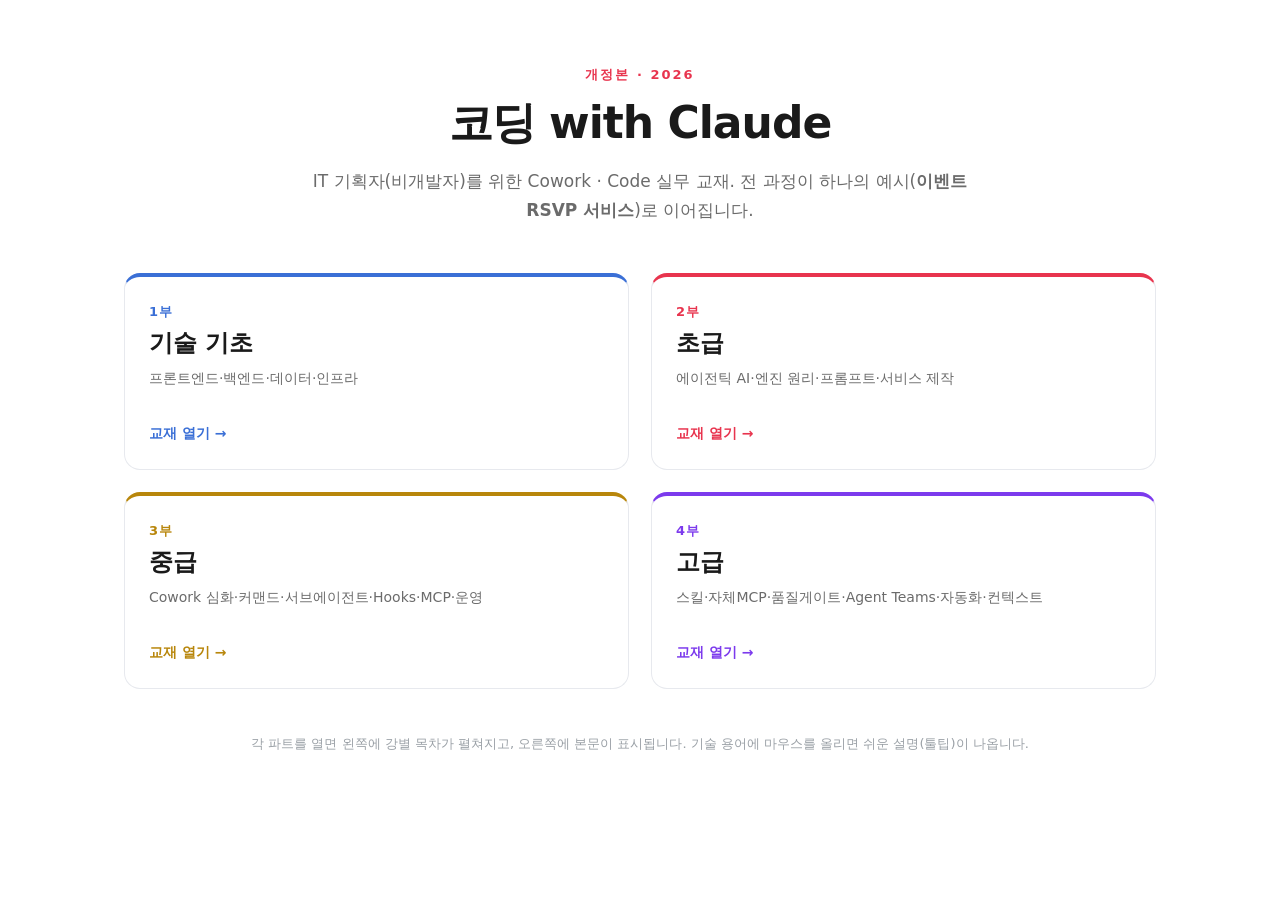
<file: index.html>
<!doctype html><html lang="ko"><head>
<meta charset="utf-8"><meta name="viewport" content="width=device-width, initial-scale=1">
<title>코딩 with Claude</title><link rel="stylesheet" href="assets/style.css">
</head><body class="landing">
<div class="hero"><div class="hero-badge">개정본 · 2026</div><h1>코딩 with Claude</h1>
<p class="hero-sub">IT 기획자(비개발자)를 위한 Cowork · Code 실무 교재. 전 과정이 하나의 예시(<b>이벤트 RSVP 서비스</b>)로 이어집니다.</p></div>
<div class="cards"><a class="card" href="part1.html" style="--accent:#3a6fd6">
<div class="card-badge">1부</div>
<div class="card-title">기술 기초</div>
<div class="card-sub">프론트엔드·백엔드·데이터·인프라</div>
<div class="card-go">교재 열기 &#8594;</div></a><a class="card" href="part2.html" style="--accent:#E8344E">
<div class="card-badge">2부</div>
<div class="card-title">초급</div>
<div class="card-sub">에이전틱 AI·엔진 원리·프롬프트·서비스 제작</div>
<div class="card-go">교재 열기 &#8594;</div></a><a class="card" href="part3.html" style="--accent:#b8860b">
<div class="card-badge">3부</div>
<div class="card-title">중급</div>
<div class="card-sub">Cowork 심화·커맨드·서브에이전트·Hooks·MCP·운영</div>
<div class="card-go">교재 열기 &#8594;</div></a><a class="card" href="part4.html" style="--accent:#7c3aed">
<div class="card-badge">4부</div>
<div class="card-title">고급</div>
<div class="card-sub">스킬·자체MCP·품질게이트·Agent Teams·자동화·컨텍스트</div>
<div class="card-go">교재 열기 &#8594;</div></a></div>
<div class="foot">각 파트를 열면 왼쪽에 강별 목차가 펼쳐지고, 오른쪽에 본문이 표시됩니다. 기술 용어에 마우스를 올리면 쉬운 설명(툴팁)이 나옵니다.</div>
</body></html>
</file>
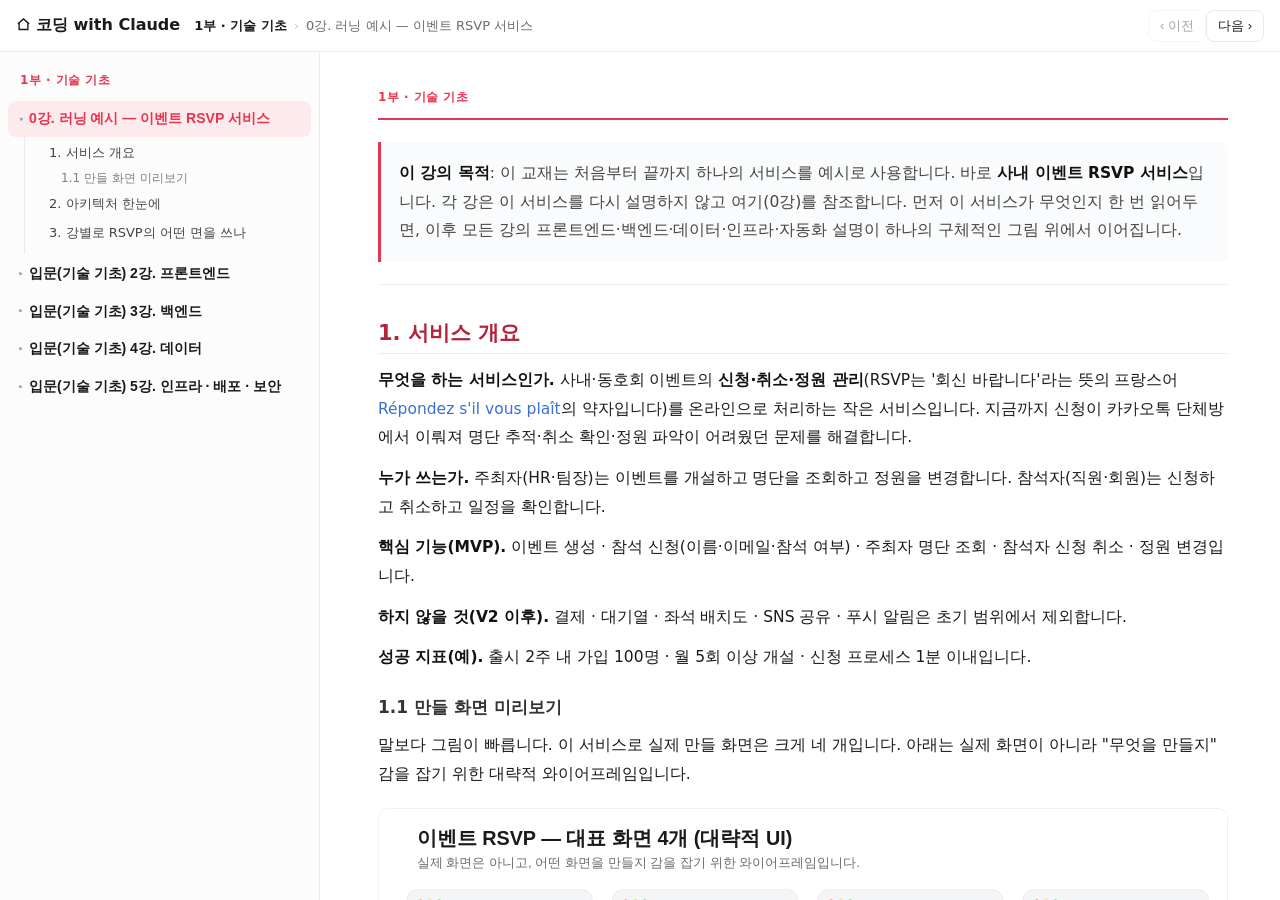
<file: part1.html>
<!doctype html><html lang="ko"><head>
<meta charset="utf-8"><meta name="viewport" content="width=device-width, initial-scale=1">
<title>1부 · 기술 기초 · 코딩 with Claude</title><link rel="stylesheet" href="assets/style.css">
</head><body class="reader">
<header class="topbar">
  <a class="home" href="index.html"><svg width="15" height="15" viewBox="0 0 24 24" fill="none" stroke="currentColor" stroke-width="2.2" style="vertical-align:-2px;margin-right:5px"><path d="M3 11l9-8 9 8"/><path d="M5 10v10h14V10"/></svg>코딩 with Claude</a>
  <div class="crumb" id="crumb"></div>
  <div class="nav-btns"><button id="prevBtn">&#8249; 이전</button><button id="nextBtn">다음 &#8250;</button></div>
</header>
<div class="layout">
  <aside class="sidebar" id="sidebar"><div class="sidebar-title">1부 · 기술 기초</div><nav class="toc" id="toc">
<div class="toc-doc">
<button class="toc-doc-btn" data-doc="0"><span class="caret">▸</span><span class="lbl">0강. 러닝 예시 — 이벤트 RSVP 서비스</span></button>
<div class="toc-sub" data-for="0">
<div class="toc-l2-wrap">
<a class="toc-l2" href="#d0-h1" data-doc="0" data-target="d0-h1">1. 서비스 개요</a>
<div class="toc-l3">
<a class="toc-l3-a" href="#d0-h2" data-doc="0" data-target="d0-h2">1.1 만들 화면 미리보기</a>
</div>
</div>
<div class="toc-l2-wrap">
<a class="toc-l2" href="#d0-h3" data-doc="0" data-target="d0-h3">2. 아키텍처 한눈에</a>
</div>
<div class="toc-l2-wrap">
<a class="toc-l2" href="#d0-h4" data-doc="0" data-target="d0-h4">3. 강별로 RSVP의 어떤 면을 쓰나</a>
</div>
</div></div>
<div class="toc-doc">
<button class="toc-doc-btn" data-doc="1"><span class="caret">▸</span><span class="lbl">입문(기술 기초) 2강. 프론트엔드</span></button>
<div class="toc-sub" data-for="1">
<div class="toc-l2-wrap">
<a class="toc-l2" href="#d1-h1" data-doc="1" data-target="d1-h1">0. 들어가며</a>
</div>
<div class="toc-l2-wrap">
<a class="toc-l2" href="#d1-h2" data-doc="1" data-target="d1-h2">1. 화면을 이루는 세 계층</a>
<div class="toc-l3">
<a class="toc-l3-a" href="#d1-h3" data-doc="1" data-target="d1-h3">1.1 HTML·CSS·JavaScript의 역할 분담</a>
<a class="toc-l3-a" href="#d1-h4" data-doc="1" data-target="d1-h4">1.2 예시 화면 — 이벤트 목록 페이지로 보는 분담</a>
<a class="toc-l3-a" href="#d1-h5" data-doc="1" data-target="d1-h5">1.3 계층 분담이 깨질 때의 위험</a>
</div>
</div>
<div class="toc-l2-wrap">
<a class="toc-l2" href="#d1-h6" data-doc="1" data-target="d1-h6">2. 화면이 만들어지는 두 갈래 — 정적·동적</a>
<div class="toc-l3">
<a class="toc-l3-a" href="#d1-h7" data-doc="1" data-target="d1-h7">2.1 정적 페이지(Static Page)</a>
<a class="toc-l3-a" href="#d1-h8" data-doc="1" data-target="d1-h8">2.2 동적 페이지(Dynamic Page)</a>
<a class="toc-l3-a" href="#d1-h9" data-doc="1" data-target="d1-h9">2.3 이벤트 RSVP의 정적·동적 판단</a>
</div>
</div>
<div class="toc-l2-wrap">
<a class="toc-l2" href="#d1-h10" data-doc="1" data-target="d1-h10">3. 한 페이지냐 여러 페이지냐 — SPA vs MPA</a>
</div>
<div class="toc-l2-wrap">
<a class="toc-l2" href="#d1-h11" data-doc="1" data-target="d1-h11">4. 라이브러리·프레임워크 의사결정</a>
<div class="toc-l3">
<a class="toc-l3-a" href="#d1-h12" data-doc="1" data-target="d1-h12">4.1 도구는 &#x27;그때그때의 문제&#x27;를 풀며 진화했다</a>
<a class="toc-l3-a" href="#d1-h13" data-doc="1" data-target="d1-h13">4.2 언제 무엇을 — 의사결정 표</a>
<a class="toc-l3-a" href="#d1-h14" data-doc="1" data-target="d1-h14">4.3 이벤트 RSVP의 선택 — Next.js + React + TypeScript</a>
</div>
</div>
<div class="toc-l2-wrap">
<a class="toc-l2" href="#d1-h15" data-doc="1" data-target="d1-h15">5. 렌더링 모드 4가지 — 언제 무엇을</a>
<div class="toc-l3">
<a class="toc-l3-a" href="#d1-h16" data-doc="1" data-target="d1-h16">5.1 이벤트 RSVP의 렌더링 전략</a>
</div>
</div>
<div class="toc-l2-wrap">
<a class="toc-l2" href="#d1-h17" data-doc="1" data-target="d1-h17">6. 빌드와 패키지 관리 — 왜 이 단계가 있나</a>
<div class="toc-l3">
<a class="toc-l3-a" href="#d1-h18" data-doc="1" data-target="d1-h18">6.1 개발 코드 ≠ 배포 코드</a>
<a class="toc-l3-a" href="#d1-h19" data-doc="1" data-target="d1-h19">6.2 패키지 관리자 (npm · pnpm · yarn)</a>
<a class="toc-l3-a" href="#d1-h20" data-doc="1" data-target="d1-h20">6.3 빌드 도구 (webpack · Vite · esbuild · Turbopack)</a>
<a class="toc-l3-a" href="#d1-h21" data-doc="1" data-target="d1-h21">6.4 빌드가 하는 네 가지 일</a>
</div>
</div>
<div class="toc-l2-wrap">
<a class="toc-l2" href="#d1-h22" data-doc="1" data-target="d1-h22">7. 디자인 시스템과 UI 컴포넌트</a>
<div class="toc-l3">
<a class="toc-l3-a" href="#d1-h23" data-doc="1" data-target="d1-h23">7.1 왜 필요한가</a>
<a class="toc-l3-a" href="#d1-h24" data-doc="1" data-target="d1-h24">7.2 디자인 시스템의 3계층</a>
<a class="toc-l3-a" href="#d1-h25" data-doc="1" data-target="d1-h25">7.3 인기 도구</a>
</div>
</div>
<div class="toc-l2-wrap">
<a class="toc-l2" href="#d1-h26" data-doc="1" data-target="d1-h26">8. 모바일·반응형 의사결정</a>
<div class="toc-l3">
<a class="toc-l3-a" href="#d1-h27" data-doc="1" data-target="d1-h27">8.1 네 가지 접근법</a>
<a class="toc-l3-a" href="#d1-h28" data-doc="1" data-target="d1-h28">8.2 결정의 큰 줄기</a>
</div>
</div>
<div class="toc-l2-wrap">
<a class="toc-l2" href="#d1-h29" data-doc="1" data-target="d1-h29">9. 핵심 용어 (40)</a>
</div>
<div class="toc-l2-wrap">
<a class="toc-l2" href="#d1-h30" data-doc="1" data-target="d1-h30">10. 한눈에 정리</a>
<div class="toc-l3">
<a class="toc-l3-a" href="#d1-h31" data-doc="1" data-target="d1-h31">다음 강 예고</a>
</div>
</div>
</div></div>
<div class="toc-doc">
<button class="toc-doc-btn" data-doc="2"><span class="caret">▸</span><span class="lbl">입문(기술 기초) 3강. 백엔드</span></button>
<div class="toc-sub" data-for="2">
<div class="toc-l2-wrap">
<a class="toc-l2" href="#d2-h1" data-doc="2" data-target="d2-h1">0. 들어가며</a>
</div>
<div class="toc-l2-wrap">
<a class="toc-l2" href="#d2-h2" data-doc="2" data-target="d2-h2">1. 백엔드가 하는 다섯 가지 일</a>
</div>
<div class="toc-l2-wrap">
<a class="toc-l2" href="#d2-h3" data-doc="2" data-target="d2-h3">2. API — 프론트와의 약속</a>
<div class="toc-l3">
<a class="toc-l3-a" href="#d2-h4" data-doc="2" data-target="d2-h4">2.1 API의 정의와 역할</a>
<a class="toc-l3-a" href="#d2-h5" data-doc="2" data-target="d2-h5">2.2 REST · GraphQL · WebSocket — 언제 무엇을</a>
<a class="toc-l3-a" href="#d2-h6" data-doc="2" data-target="d2-h6">2.3 CRUD 네 동작</a>
<a class="toc-l3-a" href="#d2-h7" data-doc="2" data-target="d2-h7">2.4 API 명세를 함께 보는 법</a>
</div>
</div>
<div class="toc-l2-wrap">
<a class="toc-l2" href="#d2-h8" data-doc="2" data-target="d2-h8">3. 인증·권한</a>
<div class="toc-l3">
<a class="toc-l3-a" href="#d2-h9" data-doc="2" data-target="d2-h9">3.1 인증 vs 인가</a>
<a class="toc-l3-a" href="#d2-h10" data-doc="2" data-target="d2-h10">3.2 세션 · JWT · OAuth</a>
<a class="toc-l3-a" href="#d2-h11" data-doc="2" data-target="d2-h11">3.3 권한 모델 — RBAC · ABAC · RLS</a>
<a class="toc-l3-a" href="#d2-h12" data-doc="2" data-target="d2-h12">3.4 RSVP의 권한 매트릭스</a>
</div>
</div>
<div class="toc-l2-wrap">
<a class="toc-l2" href="#d2-h13" data-doc="2" data-target="d2-h13">4. 비즈니스 로직</a>
<div class="toc-l3">
<a class="toc-l3-a" href="#d2-h14" data-doc="2" data-target="d2-h14">4.1 비즈니스 로직이란</a>
<a class="toc-l3-a" href="#d2-h15" data-doc="2" data-target="d2-h15">4.2 MVC 패턴</a>
<a class="toc-l3-a" href="#d2-h16" data-doc="2" data-target="d2-h16">4.3 RSVP의 규칙 네 가지 — &#x27;참석&#x27;이 통과해야 할 관문</a>
</div>
</div>
<div class="toc-l2-wrap">
<a class="toc-l2" href="#d2-h17" data-doc="2" data-target="d2-h17">5. 백엔드 언어·프레임워크</a>
<div class="toc-l3">
<a class="toc-l3-a" href="#d2-h18" data-doc="2" data-target="d2-h18">5.1 핵심은 같고 문법만 다르다</a>
<a class="toc-l3-a" href="#d2-h19" data-doc="2" data-target="d2-h19">5.2 언어별 강점</a>
<a class="toc-l3-a" href="#d2-h20" data-doc="2" data-target="d2-h20">5.3 프레임워크가 자동화하는 것</a>
<a class="toc-l3-a" href="#d2-h21" data-doc="2" data-target="d2-h21">5.4 장기전 vs 단기전</a>
</div>
</div>
<div class="toc-l2-wrap">
<a class="toc-l2" href="#d2-h22" data-doc="2" data-target="d2-h22">6. 컨테이너와 배포 자동화</a>
<div class="toc-l3">
<a class="toc-l3-a" href="#d2-h23" data-doc="2" data-target="d2-h23">6.1 Docker — &#x27;내 컴퓨터에선 되는데&#x27; 문제 해결</a>
<a class="toc-l3-a" href="#d2-h24" data-doc="2" data-target="d2-h24">6.2 모놀리식 vs 마이크로서비스</a>
<a class="toc-l3-a" href="#d2-h25" data-doc="2" data-target="d2-h25">6.3 CI/CD 파이프라인</a>
</div>
</div>
<div class="toc-l2-wrap">
<a class="toc-l2" href="#d2-h26" data-doc="2" data-target="d2-h26">7. 성능과 안정성</a>
<div class="toc-l3">
<a class="toc-l3-a" href="#d2-h27" data-doc="2" data-target="d2-h27">7.1 캐싱 — Redis·CDN</a>
<a class="toc-l3-a" href="#d2-h28" data-doc="2" data-target="d2-h28">7.2 트랜잭션·ACID — 동시 신청의 함정</a>
<a class="toc-l3-a" href="#d2-h29" data-doc="2" data-target="d2-h29">7.3 메시지 큐 — 비동기 처리</a>
<a class="toc-l3-a" href="#d2-h30" data-doc="2" data-target="d2-h30">7.4 부하 분산 — 로드 밸런싱</a>
<a class="toc-l3-a" href="#d2-h31" data-doc="2" data-target="d2-h31">7.5 모니터링·로깅 — 운영의 안전망</a>
</div>
</div>
<div class="toc-l2-wrap">
<a class="toc-l2" href="#d2-h32" data-doc="2" data-target="d2-h32">8. 백엔드 투자 우선순위</a>
</div>
<div class="toc-l2-wrap">
<a class="toc-l2" href="#d2-h33" data-doc="2" data-target="d2-h33">9. 자주 나오는 기술 질문</a>
</div>
<div class="toc-l2-wrap">
<a class="toc-l2" href="#d2-h34" data-doc="2" data-target="d2-h34">10. 핵심 용어</a>
</div>
<div class="toc-l2-wrap">
<a class="toc-l2" href="#d2-h35" data-doc="2" data-target="d2-h35">11. 한눈에 정리</a>
<div class="toc-l3">
<a class="toc-l3-a" href="#d2-h36" data-doc="2" data-target="d2-h36">다음 강 예고</a>
</div>
</div>
</div></div>
<div class="toc-doc">
<button class="toc-doc-btn" data-doc="3"><span class="caret">▸</span><span class="lbl">입문(기술 기초) 4강. 데이터</span></button>
<div class="toc-sub" data-for="3">
<div class="toc-l2-wrap">
<a class="toc-l2" href="#d3-h1" data-doc="3" data-target="d3-h1">0. 들어가며</a>
</div>
<div class="toc-l2-wrap">
<a class="toc-l2" href="#d3-h2" data-doc="3" data-target="d3-h2">1. 데이터의 네 종류</a>
</div>
<div class="toc-l2-wrap">
<a class="toc-l2" href="#d3-h3" data-doc="3" data-target="d3-h3">2. 관계형 데이터베이스</a>
<div class="toc-l3">
<a class="toc-l3-a" href="#d3-h4" data-doc="3" data-target="d3-h4">2.1 테이블·컬럼·행, 그리고 외래키</a>
<a class="toc-l3-a" href="#d3-h5" data-doc="3" data-target="d3-h5">2.2 정규화 — 같은 정보를 한 번만</a>
<a class="toc-l3-a" href="#d3-h6" data-doc="3" data-target="d3-h6">2.3 인덱스·트랜잭션·ACID</a>
<a class="toc-l3-a" href="#d3-h7" data-doc="3" data-target="d3-h7">2.4 PostgreSQL · MySQL · SQLite</a>
</div>
</div>
<div class="toc-l2-wrap">
<a class="toc-l2" href="#d3-h8" data-doc="3" data-target="d3-h8">3. NoSQL과 메모리 DB</a>
<div class="toc-l3">
<a class="toc-l3-a" href="#d3-h9" data-doc="3" data-target="d3-h9">3.1 NoSQL이란</a>
<a class="toc-l3-a" href="#d3-h10" data-doc="3" data-target="d3-h10">3.2 트레이드오프와 선택</a>
</div>
</div>
<div class="toc-l2-wrap">
<a class="toc-l2" href="#d3-h11" data-doc="3" data-target="d3-h11">4. 파일·이미지 보관 — 객체 스토리지</a>
<div class="toc-l3">
<a class="toc-l3-a" href="#d3-h12" data-doc="3" data-target="d3-h12">4.1 서버 디스크 대신 객체 스토리지</a>
<a class="toc-l3-a" href="#d3-h13" data-doc="3" data-target="d3-h13">4.2 권한과 CDN</a>
</div>
</div>
<div class="toc-l2-wrap">
<a class="toc-l2" href="#d3-h14" data-doc="3" data-target="d3-h14">5. BaaS — 통합 솔루션</a>
</div>
<div class="toc-l2-wrap">
<a class="toc-l2" href="#d3-h15" data-doc="3" data-target="d3-h15">6. 권한 모델 — RLS</a>
<div class="toc-l3">
<a class="toc-l3-a" href="#d3-h16" data-doc="3" data-target="d3-h16">6.1 권한이 깨지면</a>
<a class="toc-l3-a" href="#d3-h17" data-doc="3" data-target="d3-h17">6.2 코드가 아니라 DB에서 강제 — RLS</a>
</div>
</div>
<div class="toc-l2-wrap">
<a class="toc-l2" href="#d3-h18" data-doc="3" data-target="d3-h18">7. 데이터의 흐름</a>
</div>
<div class="toc-l2-wrap">
<a class="toc-l2" href="#d3-h19" data-doc="3" data-target="d3-h19">8. 핵심 용어</a>
</div>
<div class="toc-l2-wrap">
<a class="toc-l2" href="#d3-h20" data-doc="3" data-target="d3-h20">9. 한눈에 정리</a>
</div>
<div class="toc-l2-wrap">
<a class="toc-l2" href="#d3-h21" data-doc="3" data-target="d3-h21">자가 진단</a>
<div class="toc-l3">
<a class="toc-l3-a" href="#d3-h22" data-doc="3" data-target="d3-h22">다음 강 예고</a>
</div>
</div>
</div></div>
<div class="toc-doc">
<button class="toc-doc-btn" data-doc="4"><span class="caret">▸</span><span class="lbl">입문(기술 기초) 5강. 인프라 · 배포 · 보안</span></button>
<div class="toc-sub" data-for="4">
<div class="toc-l2-wrap">
<a class="toc-l2" href="#d4-h1" data-doc="4" data-target="d4-h1">0. 들어가며</a>
</div>
<div class="toc-l2-wrap">
<a class="toc-l2" href="#d4-h2" data-doc="4" data-target="d4-h2">1. 인프라 4계층 — IaaS · PaaS · SaaS · BaaS</a>
</div>
<div class="toc-l2-wrap">
<a class="toc-l2" href="#d4-h3" data-doc="4" data-target="d4-h3">2. 클라우드 사업자 — AWS · GCP · Azure · Cloudflare</a>
</div>
<div class="toc-l2-wrap">
<a class="toc-l2" href="#d4-h4" data-doc="4" data-target="d4-h4">3. 풀스택 PaaS — Vercel · Netlify · Render · Railway</a>
</div>
<div class="toc-l2-wrap">
<a class="toc-l2" href="#d4-h5" data-doc="4" data-target="d4-h5">4. 도메인과 DNS</a>
</div>
<div class="toc-l2-wrap">
<a class="toc-l2" href="#d4-h6" data-doc="4" data-target="d4-h6">5. HTTPS · SSL/TLS</a>
</div>
<div class="toc-l2-wrap">
<a class="toc-l2" href="#d4-h7" data-doc="4" data-target="d4-h7">6. 흔한 보안 위협 5</a>
</div>
<div class="toc-l2-wrap">
<a class="toc-l2" href="#d4-h8" data-doc="4" data-target="d4-h8">7. 환경 변수 · 시크릿 관리</a>
</div>
<div class="toc-l2-wrap">
<a class="toc-l2" href="#d4-h9" data-doc="4" data-target="d4-h9">8. 모니터링 · 로깅 · 알림</a>
</div>
<div class="toc-l2-wrap">
<a class="toc-l2" href="#d4-h10" data-doc="4" data-target="d4-h10">9. 개인정보 · 법규</a>
</div>
<div class="toc-l2-wrap">
<a class="toc-l2" href="#d4-h11" data-doc="4" data-target="d4-h11">10. RSVP 인프라 구성 (개념 요약)</a>
</div>
<div class="toc-l2-wrap">
<a class="toc-l2" href="#d4-h12" data-doc="4" data-target="d4-h12">11. AWS 주요 서비스 둘러보기</a>
<div class="toc-l3">
<a class="toc-l3-a" href="#d4-h13" data-doc="4" data-target="d4-h13">11.1 AWS Amplify — 위 서비스들을 하나로 묶은 풀스택 도구</a>
</div>
</div>
<div class="toc-l2-wrap">
<a class="toc-l2" href="#d4-h14" data-doc="4" data-target="d4-h14">12. 배포 시나리오별 추천 조합</a>
<div class="toc-l3">
<a class="toc-l3-a" href="#d4-h15" data-doc="4" data-target="d4-h15">12.1 개인·사이드 프로젝트</a>
<a class="toc-l3-a" href="#d4-h16" data-doc="4" data-target="d4-h16">12.2 회사의 가벼운 배포</a>
</div>
</div>
<div class="toc-l2-wrap">
<a class="toc-l2" href="#d4-h17" data-doc="4" data-target="d4-h17">13. 핵심 용어</a>
</div>
<div class="toc-l2-wrap">
<a class="toc-l2" href="#d4-h18" data-doc="4" data-target="d4-h18">14. 한눈에 정리</a>
</div>
<div class="toc-l2-wrap">
<a class="toc-l2" href="#d4-h19" data-doc="4" data-target="d4-h19">자가 진단</a>
<div class="toc-l3">
<a class="toc-l3-a" href="#d4-h20" data-doc="4" data-target="d4-h20">다음 강 예고</a>
</div>
</div>
</div></div>
</nav></aside>
  <div class="resizer" id="resizer"></div>
  <main class="content" id="content"><article class="doc" data-doc="0">
<div class="doc-head"><span class="crumb-part">1부 · 기술 기초</span><h1>0강. 러닝 예시 — 이벤트 RSVP 서비스</h1></div>

<blockquote>
<p><strong>이 강의 목적</strong>: 이 교재는 처음부터 끝까지 하나의 서비스를 예시로 사용합니다. 바로 <strong>사내 이벤트 RSVP 서비스</strong>입니다. 각 강은 이 서비스를 다시 설명하지 않고 여기(0강)를 참조합니다. 먼저 이 서비스가 무엇인지 한 번 읽어두면, 이후 모든 강의 프론트엔드·백엔드·데이터·인프라·자동화 설명이 하나의 구체적인 그림 위에서 이어집니다.</p>
</blockquote>
<hr/>
<h2 id="d0-h1">1. 서비스 개요</h2>
<p><strong>무엇을 하는 서비스인가.</strong> 사내·동호회 이벤트의 <strong>신청·취소·정원 관리</strong>(RSVP는 '회신 바랍니다'라는 뜻의 프랑스어 <em>Répondez s'il vous plaît</em>의 약자입니다)를 온라인으로 처리하는 작은 서비스입니다. 지금까지 신청이 카카오톡 단체방에서 이뤄져 명단 추적·취소 확인·정원 파악이 어려웠던 문제를 해결합니다.</p>
<p><strong>누가 쓰는가.</strong> 주최자(HR·팀장)는 이벤트를 개설하고 명단을 조회하고 정원을 변경합니다. 참석자(직원·회원)는 신청하고 취소하고 일정을 확인합니다.</p>
<p><strong>핵심 기능(MVP).</strong> 이벤트 생성 · 참석 신청(이름·이메일·참석 여부) · 주최자 명단 조회 · 참석자 신청 취소 · 정원 변경입니다.</p>
<p><strong>하지 않을 것(V2 이후).</strong> 결제 · 대기열 · 좌석 배치도 · SNS 공유 · 푸시 알림은 초기 범위에서 제외합니다.</p>
<p><strong>성공 지표(예).</strong> 출시 2주 내 가입 100명 · 월 5회 이상 개설 · 신청 프로세스 1분 이내입니다.</p>
<h3 id="d0-h2">1.1 만들 화면 미리보기</h3>
<p>말보다 그림이 빠릅니다. 이 서비스로 실제 만들 화면은 크게 네 개입니다. 아래는 실제 화면이 아니라 "무엇을 만들지" 감을 잡기 위한 대략적 와이어프레임입니다.</p>
<p><img alt="이벤트 RSVP 대표 화면 4개 — 목록·상세와 신청 폼·내 신청·주최자 대시보드" loading="lazy" src="img/vf0_rsvp_ui.svg"/></p>
<p>참석자는 <strong>① 이벤트 목록</strong>에서 관심 이벤트를 고르고 <strong>② 상세 화면의 신청 폼</strong>으로 참석을 신청하며, <strong>③ 내 신청</strong> 화면에서 확인·취소합니다. 주최자는 <strong>④ 대시보드</strong>에서 신청 현황과 명단을 보고 정원을 조정합니다. 이 네 화면을 기준으로 이후 강의 프론트엔드·백엔드·데이터 설명이 이어집니다.</p>
<hr/>
<h2 id="d0-h3">2. 아키텍처 한눈에</h2>
<p>이 서비스를 프론트엔드·백엔드·데이터·인프라 네 계층으로 나눠 정리하면 다음과 같습니다. 각 계층의 구체적인 원리는 기술 기초 파트(2~5강)에서 이 서비스를 예시로 풀어갑니다.</p>
<p><strong>프론트엔드.</strong> <span class="tt" data-tip="리액트에 서버 기능과 검색 최적화를 더한 프레임워크. 실제 서비스를 만들 때 표준처럼 쓰임.">Next.js</span> + <span class="tt" data-tip="화면을 '컴포넌트'라는 조각으로 나눠 만드는, 가장 널리 쓰는 프론트엔드 라이브러리. 데이터가 바뀌면 화면이 자동으로 다시 그려짐.">React</span> + <span class="tt" data-tip="자바스크립트에 '오타 검사기'를 붙인 버전. 실수를 미리 잡아줘서 큰 프로젝트에서 오류를 줄임.">TypeScript</span>로 만들고, <span class="tt" data-tip="'글자 크게, 파랑, 가운데'처럼 짧은 이름표를 붙여 빠르게 꾸미는 CSS 도구. 별도 디자인 파일 없이 화면에서 바로 스타일링함.">Tailwind CSS</span> + <span class="tt" data-tip="버튼·입력창 같은 예쁜 화면 부품을 복사해다 마음대로 고쳐 쓰는 컴포넌트 모음. 디자인 통일에 편함.">shadcn/ui</span>로 스타일링하며, 폰·태블릿·PC를 아우르는 <span class="tt" data-tip="PC, 태블릿, 폰 등 화면 크기에 맞춰 자동으로 배치가 바뀌는 웹. 기기마다 따로 안 만들어도 됨.">반응형 웹</span>입니다. 페이지 성격에 따라 렌더링 전략을 다르게 씁니다 — 회사 소개·이벤트 상세는 <span class="tt" data-tip="미리 화면을 다 만들어 저장해두고 그대로 보여주는 방식. 매우 빠르고, 블로그·문서 사이트에 적합.">SSG</span>(+시간당 <span class="tt" data-tip="미리 만들어둔 페이지를 일정 주기로 조용히 갱신하는 방식. 빠른 속도와 최신 정보를 둘 다 잡음.">ISR</span>), 이벤트 목록은 <span class="tt" data-tip="서버가 화면을 미리 완성해서 보내주는 방식. 첫 화면이 빨리 뜨고 검색엔진에 잘 잡힘.">SSR</span>, 신청 폼·대시보드는 <span class="tt" data-tip="서버는 빈 껍데기만 주고 브라우저가 화면을 그려내는 방식. 앱처럼 동적이지만 첫 로딩이 느릴 수 있음.">CSR</span>, 개인 신청 내역은 <span class="tt" data-tip="서버가 화면을 미리 완성해서 보내주는 방식. 첫 화면이 빨리 뜨고 검색엔진에 잘 잡힘.">SSR</span>입니다. 대표 화면은 이벤트 목록, 이벤트 상세+신청 폼, 신청 확인/내 신청, 주최자 대시보드 네 개입니다.</p>
<p><strong>백엔드.</strong> Python <span class="tt" data-tip="파이썬으로 빠르고 간편하게 API를 만드는 인기 도구(프레임워크). 속도가 빠르고 문서가 자동 생성돼 최근 많이 쓰임.">FastAPI</span>(대안 <span class="tt" data-tip="웹사이트용 언어(자바스크립트)를 서버에서도 돌릴 수 있게 해주는 환경. 화면과 서버를 같은 언어로 만들 수 있어 널리 쓰임.">Node.js</span>/<span class="tt" data-tip="Node.js 기반으로 구조를 잡아 대규모 서버를 체계적으로 만드는 프레임워크. 규칙이 잘 잡혀 있어 팀 협업과 유지보수에 유리.">NestJS</span>)로 <span class="tt" data-tip="웹에서 데이터를 주고받는 대표적인 규칙(약속). 주소로 자원을 가리키고 '조회·생성·수정·삭제' 같은 정해진 방식으로 서버와 대화하도록 정리한 방식.">REST</span> API를 제공합니다(예: <code>/api/v1/events/{id}/rsvp</code>). 인증·권한은 <span class="tt" data-tip="로그인한 사용자임을 증명하는 '전자 출입증' 같은 토큰. 서버가 매번 기억하지 않아도, 이 토큰만 보면 누구인지 확인됨.">JWT</span> + <span class="tt" data-tip="'역할'에 따라 권한을 주는 방식. 관리자·일반회원 같은 직책을 정하고, 그 직책에 맞는 기능만 열어주는 회사 직급별 출입증 개념.">RBAC</span>로, 역할은 일반 참석자·이벤트 호스트·관리자 셋입니다. 비즈니스 규칙은 반드시 백엔드가 강제합니다 — 마감(400), 정원 초과(409), 중복 신청(409), 종료 후에는 조회만입니다. 동시 신청은 <span class="tt" data-tip="여러 작업을 '하나의 묶음'으로 처리하는 단위. 계좌이체처럼 중간에 실패하면 통째로 되돌려, 어중간한 상태가 안 생기게 함.">트랜잭션</span> + 행 잠금(<span class="tt" data-tip="거래(트랜잭션)가 안전하게 처리되도록 지켜야 할 4대 원칙. 돈 이체 등 실수가 치명적인 작업이 '전부 되거나, 전부 취소되게' 보장.">ACID</span>)으로 오버부킹을 막습니다. 운영 측면에서는 <span class="tt" data-tip="자주 쓰는 데이터를 가까이 미리 저장해 빠르게 꺼내 쓰는 기법. 매번 멀리서 가져오지 않아 속도가 빨라지는 '즉석 서랍'.">캐싱</span>(<span class="tt" data-tip="데이터를 메모리에 두고 초고속으로 읽고 쓰는 저장소. 캐시나 실시간 순위표처럼 속도가 중요한 곳에 쓴다.">Redis</span>)·이메일 <span class="tt" data-tip="요청해두고 결과를 기다리지 않은 채 다른 일을 먼저 하는 방식. 커피 주문 후 자리에서 기다리며 딴 일 하는 것처럼 효율적.">비동기</span> 큐·<span class="tt" data-tip="몰려드는 접속을 여러 서버에 골고루 나눠주는 기술. 한 서버에 부하가 쏠리지 않게 줄을 분산시켜줌.">로드밸런싱</span>·로깅/모니터링을 두고, 배포는 <span class="tt" data-tip="앱과 실행 환경을 통째로 '컨테이너'라는 상자에 담아, 어디서든 똑같이 실행되게 하는 도구. '내 PC에선 됐는데' 문제를 없앰.">Docker</span> + <span class="tt" data-tip="코드를 저장하면 자동으로 검사·배포까지 이어지는 개발 자동화 과정. 수동 작업을 줄여 실수와 시간을 아낌.">CI/CD</span>로 합니다.</p>
<p><strong>데이터.</strong> <span class="tt" data-tip="안정성과 기능이 뛰어난 오픈소스 관계형 데이터베이스. 복잡한 데이터나 대규모 서비스에 널리 쓰인다.">PostgreSQL</span>(<span class="tt" data-tip="데이터를 중복 없이 규칙에 맞게 표로 쪼개 정리하는 것. 같은 정보를 여러 곳에 저장해 생기는 오류를 막는다.">정규화</span>)을 쓰되, MVP는 <span class="tt" data-tip="PostgreSQL 기반으로 데이터베이스·인증·저장소를 한 번에 주는 개발 플랫폼. 백엔드를 빠르게 구축할 때 쓴다.">Supabase</span>(<span class="tt" data-tip="백엔드를 직접 안 만들고 빌려 쓰는 서비스(Backend as a Service). 로그인·DB 등을 완제품처럼 가져다 쓴다.">BaaS</span>)로 시작해 규모가 커지면 자체 스택으로 옮깁니다. 테이블은 네 개입니다 — <code>users</code>(id·email·name), <code>events</code>(id·title·capacity·created_by·scheduled_at), <code>rsvps</code>(id·user_id·event_id·status·created_at), <code>admins</code>(user_id·event_id·permission). 접근은 <span class="tt" data-tip="데이터베이스에서 '이 행은 이 사람만 볼 수 있다'를 행 단위로 강제하는 보안 규칙. 정책이 없으면 기본 차단.">RLS</span>(행 단위)로 통제합니다. 사용자는 본인 행, 호스트는 담당 이벤트, 관리자는 전체를 봅니다. 파일은 성격에 따라 나눕니다 — 포스터는 <span class="tt" data-tip="파일·이미지·영상 등을 저장하는 AWS의 대용량 창고. 인터넷 어디서든 꺼내 쓸 수 있는 온라인 저장소.">S3</span> + <span class="tt" data-tip="콘텐츠를 세계 곳곳 서버에 복제해 사용자와 가까운 곳에서 전달하는 망. 이미지·영상 로딩을 빠르게 한다.">CDN</span>(공개), 개인 증명 PDF는 <span class="tt" data-tip="파일·이미지·영상 등을 저장하는 AWS의 대용량 창고. 인터넷 어디서든 꺼내 쓸 수 있는 온라인 저장소.">S3</span>(비공개) + 서명된 URL, 당일 사진은 <span class="tt" data-tip="파일·이미지·영상 등을 저장하는 AWS의 대용량 창고. 인터넷 어디서든 꺼내 쓸 수 있는 온라인 저장소.">S3</span>(관리자만)입니다.</p>
<p><strong>인프라·배포·보안.</strong> 프론트는 <span class="tt" data-tip="웹사이트를 코드만 올리면 자동으로 배포·운영해주는 서비스. 서버 설정 없이 빠르게 웹을 띄울 때 씀.">Vercel</span>(<span class="tt" data-tip="앱 개발·실행에 필요한 환경까지 갖춰서 빌려주는 클라우드. 주방 설비 딸린 공간을 빌려 요리(개발)에만 집중.">PaaS</span>), DB는 <span class="tt" data-tip="PostgreSQL 기반으로 데이터베이스·인증·저장소를 한 번에 주는 개발 플랫폼. 백엔드를 빠르게 구축할 때 쓴다.">Supabase</span>(<span class="tt" data-tip="백엔드를 직접 안 만들고 빌려 쓰는 서비스(Backend as a Service). 로그인·DB 등을 완제품처럼 가져다 쓴다.">BaaS</span>)에 자동 <span class="tt" data-tip="코드를 저장하면 자동으로 검사·배포까지 이어지는 개발 자동화 과정. 수동 작업을 줄여 실수와 시간을 아낌.">CI/CD</span>로 배포합니다. 도메인은 <code>rsvp.ourcompany.com</code>(<span class="tt" data-tip="도메인 주소를 실제 서버의 IP 주소(숫자)로 연결하는 DNS 설정. 이름표에 진짜 위치를 적어두는 것.">A 레코드</span>)이고 <span class="tt" data-tip="웹사이트 통신을 암호화해 안전하게 주고받는 방식. 주소에 자물쇠가 붙는, 도청 걱정 없는 연결.">HTTPS</span>는 <span class="tt" data-tip="HTTPS에 필요한 보안 인증서를 무료로 발급해주는 서비스. 돈 안 들이고 웹사이트에 자물쇠를 달 수 있음.">Let's Encrypt</span>로 자동 발급됩니다. 시크릿은 배포 플랫폼의 <span class="tt" data-tip="비밀번호·설정값 등을 코드 밖에 따로 저장해 두는 값. 민감 정보를 코드에 안 적고 안전하게 관리하는 방법.">환경 변수</span> 패널에 두고(코드·<span class="tt" data-tip="파일 변경 이력을 저장·되돌리는 '버전 관리 도구'. 언제든 이전 상태로 복구 가능한 무한 되돌리기 장부.">Git</span>에 두지 않음) 주기적으로 회전합니다. 보안은 매개변수화 쿼리·이스케이프·SameSite <span class="tt" data-tip="브라우저에 저장되는 작은 메모. 로그인 정보나 설정을 기억해, 다시 방문했을 때 나를 알아보게 해주는 '이름표 쪽지'.">쿠키</span>·MFA의 다층 방어로, 모니터링은 <span class="tt" data-tip="앱에서 발생한 오류를 자동으로 잡아 알려주는 서비스. 문제가 어디서 났는지 빠르게 찾게 도와줌.">Sentry</span>+분석에서 Slack 알림으로 잇습니다. 개인정보는 동의 체크와 처리방침(수집·목적·보관기간 30일 명시)을 두고 PIPA/GDPR를 고려합니다.</p>
<hr/>
<h2 id="d0-h4">3. 강별로 RSVP의 어떤 면을 쓰나</h2>
<table>
<thead>
<tr>
<th>파트 · 강</th>
<th>RSVP를 이렇게 활용</th>
</tr>
</thead>
<tbody>
<tr>
<td>기술 기초 2강 프론트엔드</td>
<td>목록 페이지 목업(세 계층), 화면별 정적/동적·렌더링 모드·스택 선택</td>
</tr>
<tr>
<td>기술 기초 3강 백엔드</td>
<td>다섯 책임, API 명세, <span class="tt" data-tip="로그인한 사용자임을 증명하는 '전자 출입증' 같은 토큰. 서버가 매번 기억하지 않아도, 이 토큰만 보면 누구인지 확인됨.">JWT</span>+<span class="tt" data-tip="'역할'에 따라 권한을 주는 방식. 관리자·일반회원 같은 직책을 정하고, 그 직책에 맞는 기능만 열어주는 회사 직급별 출입증 개념.">RBAC</span> 권한 매트릭스, 규칙 4관문, <span class="tt" data-tip="여러 작업을 '하나의 묶음'으로 처리하는 단위. 계좌이체처럼 중간에 실패하면 통째로 되돌려, 어중간한 상태가 안 생기게 함.">트랜잭션</span> 오버부킹</td>
</tr>
<tr>
<td>기술 기초 4강 데이터</td>
<td>데이터 4종류, <span class="tt" data-tip="표들이 서로 어떻게 연결되는지 그림으로 나타낸 데이터베이스 설계도. 전체 데이터 구조를 한눈에 파악한다.">ERD</span>(4테이블), <span class="tt" data-tip="데이터를 중복 없이 규칙에 맞게 표로 쪼개 정리하는 것. 같은 정보를 여러 곳에 저장해 생기는 오류를 막는다.">정규화</span>, 객체 스토리지+<span class="tt" data-tip="콘텐츠를 세계 곳곳 서버에 복제해 사용자와 가까운 곳에서 전달하는 망. 이미지·영상 로딩을 빠르게 한다.">CDN</span>, <span class="tt" data-tip="데이터베이스에서 '이 행은 이 사람만 볼 수 있다'를 행 단위로 강제하는 보안 규칙. 정책이 없으면 기본 차단.">RLS</span> 정책, 데이터 흐름</td>
</tr>
<tr>
<td>기술 기초 5강 인프라·배포·보안</td>
<td>4계층·클라우드·<span class="tt" data-tip="사람이 쓰는 인터넷 주소를 컴퓨터 주소(숫자)로 바꿔주는 시스템. 인터넷 세상의 전화번호부.">DNS</span>·<span class="tt" data-tip="웹사이트 통신을 암호화해 안전하게 주고받는 방식. 주소에 자물쇠가 붙는, 도청 걱정 없는 연결.">HTTPS</span>·보안 위협·시크릿·모니터링·법규·인프라 구성</td>
</tr>
<tr>
<td>코딩 with Claude 초급 4강</td>
<td>Cowork으로 RSVP 웹앱을 만드는 전체 워크플로우(생성→DB→배포)</td>
</tr>
<tr>
<td>코딩 with Claude 중급·고급</td>
<td>커맨드·서브<span class="tt" data-tip="목표를 주면 스스로 판단해 여러 단계를 실행하는 AI. 시키는 것만 답하는 챗봇과 달리 '일을 처리'함.">에이전트</span>·hooks·<span class="tt" data-tip="Claude가 노션·슬랙·깃허브 같은 외부 서비스에 연결되는 '표준 어댑터'. 한 번 연결하면 그 서비스를 도구처럼 씀.">MCP</span>·품질 게이트·멀티<span class="tt" data-tip="목표를 주면 스스로 판단해 여러 단계를 실행하는 AI. 시키는 것만 답하는 챗봇과 달리 '일을 처리'함.">에이전트</span>를 RSVP 운영에 적용</td>
</tr>
</tbody>
</table>
<hr/>
<blockquote>
<p>이제 이 서비스를 머릿속에 두고, 기술 기초 파트부터 시작합니다. 개발을 몰라도 괜찮습니다. 각 강이 이 RSVP 서비스를 하나씩 뜯어보며 "화면 뒤에서 무슨 일이 벌어지는가"를 설명합니다.</p>
</blockquote>
</article>
<article class="doc" data-doc="1" style="display:none">
<div class="doc-head"><span class="crumb-part">1부 · 기술 기초</span><h1>입문(기술 기초) 2강. 프론트엔드</h1></div>

<blockquote>
<p><strong>유형</strong>: 이론 (다이어그램 보강판) · <strong>읽는 데 약 30분</strong>
<strong>선수</strong>: 1강(서비스 큰 그림). 이벤트 RSVP 예시가 머릿속에 있으면 좋습니다.
<strong>이 강을 마치면</strong>: ① <span class="tt" data-tip="웹페이지의 뼈대를 만드는 언어. 제목, 문단, 버튼 같은 요소가 '무엇'인지 정해줌.">HTML</span>·<span class="tt" data-tip="웹페이지를 예쁘게 꾸미는 언어. 색깔, 글꼴, 크기, 배치 같은 '겉모습'을 담당함.">CSS</span>·<span class="tt" data-tip="웹페이지에 동작을 넣는 언어. 버튼 클릭, 팝업, 애니메이션처럼 화면을 살아 움직이게 함.">JavaScript</span>의 역할 분담을 설명한다 ② 정적 vs 동적 화면을 판단한다 ③ <span class="tt" data-tip="페이지를 통째로 새로 불러오지 않고 필요한 부분만 바꿔서 앱처럼 매끄럽게 넘어가는 웹 방식.">SPA</span>와 <span class="tt" data-tip="링크를 누를 때마다 페이지 전체를 새로 불러오는 전통적인 웹 방식. 페이지가 여러 장으로 나뉨.">MPA</span>를 구분한다 ④ <span class="tt" data-tip="화면을 '컴포넌트'라는 조각으로 나눠 만드는, 가장 널리 쓰는 프론트엔드 라이브러리. 데이터가 바뀌면 화면이 자동으로 다시 그려짐.">React</span>·<span class="tt" data-tip="리액트와 비슷하지만 배우기 쉽고 문법이 직관적인 프론트엔드 프레임워크. 중소 규모 프로젝트에서 인기.">Vue</span>·<span class="tt" data-tip="리액트에 서버 기능과 검색 최적화를 더한 프레임워크. 실제 서비스를 만들 때 표준처럼 쓰임.">Next.js</span>를 <em>왜</em> 쓰는지 설명한다 ⑤ 렌더링 모드(<span class="tt" data-tip="서버는 빈 껍데기만 주고 브라우저가 화면을 그려내는 방식. 앱처럼 동적이지만 첫 로딩이 느릴 수 있음.">CSR</span>·<span class="tt" data-tip="서버가 화면을 미리 완성해서 보내주는 방식. 첫 화면이 빨리 뜨고 검색엔진에 잘 잡힘.">SSR</span>·<span class="tt" data-tip="미리 화면을 다 만들어 저장해두고 그대로 보여주는 방식. 매우 빠르고, 블로그·문서 사이트에 적합.">SSG</span>·<span class="tt" data-tip="미리 만들어둔 페이지를 일정 주기로 조용히 갱신하는 방식. 빠른 속도와 최신 정보를 둘 다 잡음.">ISR</span>)를 비교한다.</p>
</blockquote>
<hr/>
<h2 id="d1-h1">0. 들어가며</h2>
<p>프론트엔드는 <strong>사용자가 눈으로 보고 손으로 만지는 모든 것</strong> 입니다. 버튼·텍스트·이미지·폼·애니메이션·반응성이 모두 프론트엔드의 책임입니다.</p>
<p>이 강은 다음 순서로 갑니다 — ① 화면의 3가지 책임(<span class="tt" data-tip="웹페이지의 뼈대를 만드는 언어. 제목, 문단, 버튼 같은 요소가 '무엇'인지 정해줌.">HTML</span>·<span class="tt" data-tip="웹페이지를 예쁘게 꾸미는 언어. 색깔, 글꼴, 크기, 배치 같은 '겉모습'을 담당함.">CSS</span>·JS) → ② 정적 vs 동적 → ③ <span class="tt" data-tip="페이지를 통째로 새로 불러오지 않고 필요한 부분만 바꿔서 앱처럼 매끄럽게 넘어가는 웹 방식.">SPA</span> vs <span class="tt" data-tip="링크를 누를 때마다 페이지 전체를 새로 불러오는 전통적인 웹 방식. 페이지가 여러 장으로 나뉨.">MPA</span> → ④ 라이브러리·프레임워크 의사결정 → ⑤ 렌더링 모드 4가지 → ⑥ 빌드·패키지 관리 → ⑦ 디자인 시스템 → ⑧ 모바일·반응형.</p>
<blockquote>
<p>🎯 <strong>러닝 예시</strong> — 이벤트 RSVP의 화면 4개(목록·상세·신청 폼·관리자 대시보드)를 예로 들어, 각 화면의 정적/동적 여부·렌더링 모드·디자인 시스템을 <em>판단</em> 해 봅니다. (직접 만드는 실습이 아니라, 판단 근거를 읽는 용도입니다.)</p>
</blockquote>
<hr/>
<h2 id="d1-h2">1. 화면을 이루는 세 계층</h2>
<h3 id="d1-h3">1.1 HTML·CSS·JavaScript의 역할 분담</h3>
<p>사용자가 보는 화면은 보통 <strong>세 계층</strong> 으로 이뤄집니다.</p>
<p><img alt="화면을 이루는 세 계층 — HTML(구조)·CSS(표현)·JavaScript(행동)" loading="lazy" src="img/vf2_layers.svg"/></p>
<table>
<thead>
<tr>
<th>계층</th>
<th>정체</th>
<th>책임</th>
<th>깨졌을 때</th>
</tr>
</thead>
<tbody>
<tr>
<td><strong><span class="tt" data-tip="웹페이지의 뼈대를 만드는 언어. 제목, 문단, 버튼 같은 요소가 '무엇'인지 정해줌.">HTML</span></strong></td>
<td>구조 계층(마크업)</td>
<td>요소의 순서·계층·의미를 정의</td>
<td>스크린 리더가 읽을 수 없고, 검색 엔진이 색인하지 못함</td>
</tr>
<tr>
<td><strong><span class="tt" data-tip="웹페이지를 예쁘게 꾸미는 언어. 색깔, 글꼴, 크기, 배치 같은 '겉모습'을 담당함.">CSS</span></strong></td>
<td>표현 계층(스타일)</td>
<td>색상·크기·위치·폰트·애니메이션을 지정</td>
<td>기획자가 의도한 디자인이 표현되지 않음</td>
</tr>
<tr>
<td><strong><span class="tt" data-tip="웹페이지에 동작을 넣는 언어. 버튼 클릭, 팝업, 애니메이션처럼 화면을 살아 움직이게 함.">JavaScript</span></strong></td>
<td>행동 계층(상호작용)</td>
<td>클릭·입력·스크롤 등 사용자 행동에 반응</td>
<td>버튼이 안 눌리고, 폼 검증·동적 효과가 없음</td>
</tr>
</tbody>
</table>
<h3 id="d1-h4">1.2 예시 화면 — 이벤트 목록 페이지로 보는 분담</h3>
<p>카드 형태로 이벤트를 보여주는 <strong>이벤트 목록 페이지</strong> 를 예로 들면, 세 계층이 이렇게 나눠 일합니다.</p>
<p><img alt="예시 화면 — 이벤트 목록 페이지에서 세 계층이 하는 일" loading="lazy" src="img/vf2_pagemock.svg"/></p>
<ul>
<li><strong><span class="tt" data-tip="웹페이지의 뼈대를 만드는 언어. 제목, 문단, 버튼 같은 요소가 '무엇'인지 정해줌.">HTML</span></strong> — 카드들을 목록으로 정의하고, 각 카드 안에 <em>상태 배지·제목·날짜·장소·참여자 수</em> 순서를 지정하고, "신청하기" 버튼 요소를 놓습니다.</li>
<li><strong><span class="tt" data-tip="웹페이지를 예쁘게 꾸미는 언어. 색깔, 글꼴, 크기, 배치 같은 '겉모습'을 담당함.">CSS</span></strong> — 카드 너비·그림자·둥근 모서리, 제목/날짜의 색·크기, 상태 배지(모집중/마감) 색, 버튼의 색과 호버 효과, 그리고 <em>반응형</em>(폰 1열 → 태블릿 2열 → PC 3열)을 지정합니다.</li>
<li><strong><span class="tt" data-tip="웹페이지에 동작을 넣는 언어. 버튼 클릭, 팝업, 애니메이션처럼 화면을 살아 움직이게 함.">JavaScript</span></strong> — "신청하기"를 누르면 서버에 반영하고 참여자 수를 +1로 갱신하고, 버튼을 "신청 취소"로 바꾸고, "신청되었습니다" 알림을 잠시 띄우며, 마감된 카드는 버튼을 비활성화합니다.</li>
</ul>
<h3 id="d1-h5">1.3 계층 분담이 깨질 때의 위험</h3>
<ul>
<li><strong>"<span class="tt" data-tip="웹페이지를 예쁘게 꾸미는 언어. 색깔, 글꼴, 크기, 배치 같은 '겉모습'을 담당함.">CSS</span>로 빠르게" 하려고 <span class="tt" data-tip="웹페이지의 뼈대를 만드는 언어. 제목, 문단, 버튼 같은 요소가 '무엇'인지 정해줌.">HTML</span> 구조를 무시</strong> 하면 → 스크린 리더 사용자가 화면을 이용하지 못하고, 검색 엔진이 의미를 파악하지 못하며, 유지보수가 어려워집니다.</li>
<li><strong>"<span class="tt" data-tip="웹페이지에 동작을 넣는 언어. 버튼 클릭, 팝업, 애니메이션처럼 화면을 살아 움직이게 함.">JavaScript</span>만으로 다 그리면 유연하니까"</strong> 하고 <span class="tt" data-tip="웹페이지의 뼈대를 만드는 언어. 제목, 문단, 버튼 같은 요소가 '무엇'인지 정해줌.">HTML</span>·<span class="tt" data-tip="웹페이지를 예쁘게 꾸미는 언어. 색깔, 글꼴, 크기, 배치 같은 '겉모습'을 담당함.">CSS</span>를 무시하면 → JS가 로드되는 동안 사용자가 <em>백지 화면</em> 을 보게 됩니다(느린 네트워크에서 특히 심각).</li>
</ul>
<blockquote>
<p>💡 <strong>포인트</strong> — 세 계층을 <em>의도에 맞게</em> 분담하면 빠르고·접근 가능하고·유지보수하기 쉬운 화면이 됩니다. 기획자가 "이 버튼 누르면 이렇게"라고 말하는 대부분은 <em><span class="tt" data-tip="웹페이지에 동작을 넣는 언어. 버튼 클릭, 팝업, 애니메이션처럼 화면을 살아 움직이게 함.">JavaScript</span>의 영역</em> 입니다.</p>
</blockquote>
<hr/>
<h2 id="d1-h6">2. 화면이 만들어지는 두 갈래 — 정적·동적</h2>
<h3 id="d1-h7">2.1 정적 페이지(Static Page)</h3>
<p>서버가 처음부터 <em>완성된 <span class="tt" data-tip="웹페이지의 뼈대를 만드는 언어. 제목, 문단, 버튼 같은 요소가 '무엇'인지 정해줌.">HTML</span></em> 을 보냅니다. 누가 열든 같은 내용을 봅니다.</p>
<ul>
<li><strong>장점</strong>: 로드 빠름(<span class="tt" data-tip="웹페이지의 뼈대를 만드는 언어. 제목, 문단, 버튼 같은 요소가 '무엇'인지 정해줌.">HTML</span> 한 번), 서버 비용 저렴, SEO 유리(완성 <span class="tt" data-tip="웹페이지의 뼈대를 만드는 언어. 제목, 문단, 버튼 같은 요소가 '무엇'인지 정해줌.">HTML</span>이 이미 존재).</li>
<li><strong>한계</strong>: 동적 효과가 제한적(JS로 일부만).</li>
<li><strong>적합</strong>: 회사 소개·블로그 게시물·FAQ·정책/약관 등 <em>거의 안 바뀌는</em> 화면.</li>
</ul>
<h3 id="d1-h8">2.2 동적 페이지(Dynamic Page)</h3>
<p>서버가 <em>틀만</em> 주고, 브라우저(또는 서버)가 데이터를 받아 화면을 그립니다. 사용자·시간에 따라 내용이 바뀝니다.</p>
<ul>
<li><strong>장점</strong>: 사용자마다 다른 내용, 실시간 반영 가능.</li>
<li><strong>한계</strong>: 초기에 백지 화면이 날 수 있고, 서버·네트워크 비용이 추가됩니다.</li>
<li><strong>적합</strong>: 받은편지함·소셜 타임라인·장바구니·대시보드·개인화 추천처럼 <em>수시로 바뀌는</em> 화면.</li>
</ul>
<p><img alt="정적 페이지 vs 동적 페이지 — 완성 HTML을 주느냐, 틀만 주고 채우느냐" loading="lazy" src="img/gf_static_dynamic.svg"/></p>
<h3 id="d1-h9">2.3 이벤트 RSVP의 정적·동적 판단</h3>
<table>
<thead>
<tr>
<th>화면</th>
<th>정적/동적</th>
<th>이유</th>
</tr>
</thead>
<tbody>
<tr>
<td>회사·이벤트 상세 정보</td>
<td>정적</td>
<td>한번 만들면 자주 안 바뀜, SEO 중요</td>
</tr>
<tr>
<td>이벤트 목록</td>
<td>동적</td>
<td>새 이벤트 추가·종료 시 목록이 변함</td>
</tr>
<tr>
<td>신청 폼</td>
<td>동적</td>
<td>사용자 입력에 실시간 반응·검증 필요</td>
</tr>
<tr>
<td>관리자 대시보드</td>
<td>동적</td>
<td>참여자 수·상태가 실시간으로 변함</td>
</tr>
<tr>
<td>개인 신청 내역</td>
<td>동적</td>
<td>사용자마다 다름, 취소 시 변함</td>
</tr>
</tbody>
</table>
<hr/>
<h2 id="d1-h10">3. 한 페이지냐 여러 페이지냐 — SPA vs MPA</h2>
<p>프레임워크를 고르기 전에, 화면을 <em>어떻게 넘길지</em> 의 두 갈래를 알아야 합니다. 이것이 뒤의 도구·렌더링 선택에도 영향을 줍니다.</p>
<p><img alt="MPA vs SPA — 페이지 전환 방식 비교" loading="lazy" src="img/vf2_spa_mpa.svg"/></p>
<ul>
<li><strong><span class="tt" data-tip="링크를 누를 때마다 페이지 전체를 새로 불러오는 전통적인 웹 방식. 페이지가 여러 장으로 나뉨.">MPA</span>(Multi-Page Application, 여러 페이지)</strong> — 전통적 방식입니다. 링크를 누르면 <em>서버에서 새 <span class="tt" data-tip="웹페이지의 뼈대를 만드는 언어. 제목, 문단, 버튼 같은 요소가 '무엇'인지 정해줌.">HTML</span> 전체</em> 를 받아 화면을 새로고침합니다. 페이지마다 별도 주소·별도 문서죠. 구조가 단순하고 SEO에 유리하지만, 이동할 때마다 <em>깜빡임</em> 이 있고 서버가 매번 <span class="tt" data-tip="웹페이지의 뼈대를 만드는 언어. 제목, 문단, 버튼 같은 요소가 '무엇'인지 정해줌.">HTML</span>을 만듭니다.</li>
<li><strong><span class="tt" data-tip="페이지를 통째로 새로 불러오지 않고 필요한 부분만 바꿔서 앱처럼 매끄럽게 넘어가는 웹 방식.">SPA</span>(Single-Page Application, 한 페이지)</strong> — 첫 로드로 <em>앱 껍데기</em> 를 받은 뒤, 이후 이동은 <strong><span class="tt" data-tip="웹페이지에 동작을 넣는 언어. 버튼 클릭, 팝업, 애니메이션처럼 화면을 살아 움직이게 함.">JavaScript</span>가 필요한 부분만 갈아끼웁니다</strong>(새로고침 없음). 앱처럼 매끄럽고 서버 부하가 낮지만, 첫 로드가 무거울 수 있고 SEO는 별도 대비가 필요합니다. Gmail·구글지도처럼 <em>앱 같은 웹</em> 이 대표적입니다.</li>
</ul>
<p>비교하면 — <em>첫 로드</em> 는 <span class="tt" data-tip="링크를 누를 때마다 페이지 전체를 새로 불러오는 전통적인 웹 방식. 페이지가 여러 장으로 나뉨.">MPA</span>가 가볍고, <em>전환 경험</em> 은 <span class="tt" data-tip="페이지를 통째로 새로 불러오지 않고 필요한 부분만 바꿔서 앱처럼 매끄럽게 넘어가는 웹 방식.">SPA</span>가 매끄럽고, <em>SEO</em> 는 <span class="tt" data-tip="링크를 누를 때마다 페이지 전체를 새로 불러오는 전통적인 웹 방식. 페이지가 여러 장으로 나뉨.">MPA</span>가 유리(<span class="tt" data-tip="페이지를 통째로 새로 불러오지 않고 필요한 부분만 바꿔서 앱처럼 매끄럽게 넘어가는 웹 방식.">SPA</span>는 대비 필요)합니다.</p>
<blockquote>
<p>💡 <strong>포인트</strong> — <span class="tt" data-tip="페이지를 통째로 새로 불러오지 않고 필요한 부분만 바꿔서 앱처럼 매끄럽게 넘어가는 웹 방식.">SPA</span>/<span class="tt" data-tip="링크를 누를 때마다 페이지 전체를 새로 불러오는 전통적인 웹 방식. 페이지가 여러 장으로 나뉨.">MPA</span>는 <em>페이지를 넘기는 방식</em>, 다음다음 절의 렌더링 모드(<span class="tt" data-tip="서버는 빈 껍데기만 주고 브라우저가 화면을 그려내는 방식. 앱처럼 동적이지만 첫 로딩이 느릴 수 있음.">CSR</span>/<span class="tt" data-tip="서버가 화면을 미리 완성해서 보내주는 방식. 첫 화면이 빨리 뜨고 검색엔진에 잘 잡힘.">SSR</span>/<span class="tt" data-tip="미리 화면을 다 만들어 저장해두고 그대로 보여주는 방식. 매우 빠르고, 블로그·문서 사이트에 적합.">SSG</span>)는 <em><span class="tt" data-tip="웹페이지의 뼈대를 만드는 언어. 제목, 문단, 버튼 같은 요소가 '무엇'인지 정해줌.">HTML</span>을 그리는 시점</em> 입니다. 둘은 짝을 이룹니다 — 보통 <strong><span class="tt" data-tip="페이지를 통째로 새로 불러오지 않고 필요한 부분만 바꿔서 앱처럼 매끄럽게 넘어가는 웹 방식.">SPA</span>는 <span class="tt" data-tip="서버는 빈 껍데기만 주고 브라우저가 화면을 그려내는 방식. 앱처럼 동적이지만 첫 로딩이 느릴 수 있음.">CSR</span></strong> 과, <strong><span class="tt" data-tip="링크를 누를 때마다 페이지 전체를 새로 불러오는 전통적인 웹 방식. 페이지가 여러 장으로 나뉨.">MPA</span>는 서버 렌더(<span class="tt" data-tip="서버가 화면을 미리 완성해서 보내주는 방식. 첫 화면이 빨리 뜨고 검색엔진에 잘 잡힘.">SSR</span>/<span class="tt" data-tip="미리 화면을 다 만들어 저장해두고 그대로 보여주는 방식. 매우 빠르고, 블로그·문서 사이트에 적합.">SSG</span>)</strong> 와 함께 갑니다. 그래서 "<span class="tt" data-tip="페이지를 통째로 새로 불러오지 않고 필요한 부분만 바꿔서 앱처럼 매끄럽게 넘어가는 웹 방식.">SPA</span>로 만들되 SEO가 필요한 페이지는 <span class="tt" data-tip="서버가 화면을 미리 완성해서 보내주는 방식. 첫 화면이 빨리 뜨고 검색엔진에 잘 잡힘.">SSR</span>을 섞는" 조합이 나오고, 이를 <em>메타프레임워크(<span class="tt" data-tip="리액트에 서버 기능과 검색 최적화를 더한 프레임워크. 실제 서비스를 만들 때 표준처럼 쓰임.">Next.js</span> 등)</em> 가 해줍니다.</p>
</blockquote>
<hr/>
<h2 id="d1-h11">4. 라이브러리·프레임워크 의사결정</h2>
<h3 id="d1-h12">4.1 도구는 '그때그때의 문제'를 풀며 진화했다</h3>
<p><img alt="프론트엔드 도구의 진화 — jQuery → 컴포넌트 라이브러리 → 메타프레임워크" loading="lazy" src="img/vf2_frameworks.svg"/></p>
<ul>
<li><strong>1단계</strong> — <span class="tt" data-tip="웹페이지에 동작을 넣는 언어. 버튼 클릭, 팝업, 애니메이션처럼 화면을 살아 움직이게 함.">JavaScript</span>로 <span class="tt" data-tip="브라우저가 웹페이지를 이해하려고 만든 '설계도 트리'. 코드가 이걸 통해 화면 요소를 찾고 바꿈.">DOM</span> 조작이 복잡했다 → <strong>jQuery(2006)</strong> 가 간단한 셀렉터·조작 문법으로 해결.</li>
<li><strong>2단계</strong> — jQuery로도 <em>대규모</em> 앱은 코드가 산란했다 → <strong><span class="tt" data-tip="버튼, 카드처럼 화면을 이루는 재사용 가능한 조각. 레고 블록처럼 조립해 화면을 만듦.">컴포넌트</span> 기반</strong> 라이브러리 등장: <strong><span class="tt" data-tip="화면을 '컴포넌트'라는 조각으로 나눠 만드는, 가장 널리 쓰는 프론트엔드 라이브러리. 데이터가 바뀌면 화면이 자동으로 다시 그려짐.">React</span>(2013, Meta)</strong> 상태 기반 UI, <strong><span class="tt" data-tip="리액트와 비슷하지만 배우기 쉽고 문법이 직관적인 프론트엔드 프레임워크. 중소 규모 프로젝트에서 인기.">Vue</span>(2014)</strong> 한 파일에 <span class="tt" data-tip="웹페이지의 뼈대를 만드는 언어. 제목, 문단, 버튼 같은 요소가 '무엇'인지 정해줌.">HTML</span>·<span class="tt" data-tip="웹페이지를 예쁘게 꾸미는 언어. 색깔, 글꼴, 크기, 배치 같은 '겉모습'을 담당함.">CSS</span>·JS, <strong><span class="tt" data-tip="미리 완성된 코드로 변환해두는 방식이라 결과물이 가볍고 빠른 프론트엔드 도구. 문법도 간결함.">Svelte</span>(2019)</strong> 컴파일 타임 최적화.</li>
</ul>
<blockquote>
<p>📄 <strong><span class="tt" data-tip="리액트와 비슷하지만 배우기 쉽고 문법이 직관적인 프론트엔드 프레임워크. 중소 규모 프로젝트에서 인기.">Vue</span>의 '한 파일' 모습</strong> — 위 <span class="tt" data-tip="화면을 '컴포넌트'라는 조각으로 나눠 만드는, 가장 널리 쓰는 프론트엔드 라이브러리. 데이터가 바뀌면 화면이 자동으로 다시 그려짐.">React</span>와 같은 카드를 <span class="tt" data-tip="리액트와 비슷하지만 배우기 쉽고 문법이 직관적인 프론트엔드 프레임워크. 중소 규모 프로젝트에서 인기.">Vue</span>의 단일 파일 <span class="tt" data-tip="버튼, 카드처럼 화면을 이루는 재사용 가능한 조각. 레고 블록처럼 조립해 화면을 만듦.">컴포넌트</span>(SFC)로 쓰면, 화면·동작·스타일이 한 <code>.vue</code> 파일에 모입니다.</p>
<p><code>vue
&lt;!-- EventCard.vue — 세 구역이 한 파일에 --&gt;
&lt;template&gt;                          &lt;!-- ① 화면(HTML) --&gt;
  &lt;div class="card"&gt;
    &lt;p&gt;참여자 {{ count }}명&lt;/p&gt;
    &lt;button @click="count++"&gt;신청하기&lt;/button&gt;
  &lt;/div&gt;
&lt;/template&gt;
&lt;script setup&gt;                       // ② 동작(JS)
  import { ref } from 'vue'
  const count = ref(37)              // 바뀌면 화면이 자동 갱신되는 값
&lt;/script&gt;
&lt;style scoped&gt;                       /* ③ 스타일(CSS) — 이 컴포넌트에만 적용 */
  .card { border-radius: 12px; }
&lt;/style&gt;</code></p>
</blockquote>
<ul>
<li><strong>3단계</strong> — 프레임워크만으론 <em>서버·라우팅·배포</em> 가 별개였다 → <strong>메타프레임워크</strong>: <strong><span class="tt" data-tip="리액트에 서버 기능과 검색 최적화를 더한 프레임워크. 실제 서비스를 만들 때 표준처럼 쓰임.">Next.js</span></strong>(<span class="tt" data-tip="화면을 '컴포넌트'라는 조각으로 나눠 만드는, 가장 널리 쓰는 프론트엔드 라이브러리. 데이터가 바뀌면 화면이 자동으로 다시 그려짐.">React</span>), <strong><span class="tt" data-tip="Next.js의 Vue 버전. Vue에 서버 렌더링과 검색 최적화 기능을 더해줌.">Nuxt</span></strong>(<span class="tt" data-tip="리액트와 비슷하지만 배우기 쉽고 문법이 직관적인 프론트엔드 프레임워크. 중소 규모 프로젝트에서 인기.">Vue</span>), <strong>SvelteKit</strong>(<span class="tt" data-tip="미리 완성된 코드로 변환해두는 방식이라 결과물이 가볍고 빠른 프론트엔드 도구. 문법도 간결함.">Svelte</span>), <strong>Remix</strong>(로더·액션 중심).</li>
</ul>
<p>여기서 <strong><span class="tt" data-tip="버튼, 카드처럼 화면을 이루는 재사용 가능한 조각. 레고 블록처럼 조립해 화면을 만듦.">컴포넌트</span></strong>(재사용 가능한 UI 조각: Button·Card·Modal)와 <strong>상태(state)</strong>(화면이 기억하는 값)라는 두 기둥이 핵심입니다. 현대 프레임워크의 원리는 <em>"상태가 바뀌면 관련 화면이 자동으로 다시 그려진다"</em> 는 것입니다 — 개발자가 화면을 직접 고쳐 그리지 않고 <em>상태만</em> 바꾸면 됩니다.</p>
<p><img alt="상태(state)가 바뀌면 화면이 자동으로 다시 그려진다" loading="lazy" src="img/gf_state_render.svg"/></p>
<p><img alt="Virtual DOM — 이전·이후를 비교해 바뀐 부분만 실제 화면에 반영" loading="lazy" src="img/gf_vdom.svg"/></p>
<p>실제 코드로는 이렇게 짧습니다. 아래는 <span class="tt" data-tip="화면을 '컴포넌트'라는 조각으로 나눠 만드는, 가장 널리 쓰는 프론트엔드 라이브러리. 데이터가 바뀌면 화면이 자동으로 다시 그려짐.">React</span>의 <strong>함수형 <span class="tt" data-tip="버튼, 카드처럼 화면을 이루는 재사용 가능한 조각. 레고 블록처럼 조립해 화면을 만듦.">컴포넌트</span></strong> 로, "신청하기" 버튼을 누르면 <em>상태(참여자 수)만</em> 1 늘리고, 화면은 <span class="tt" data-tip="화면을 '컴포넌트'라는 조각으로 나눠 만드는, 가장 널리 쓰는 프론트엔드 라이브러리. 데이터가 바뀌면 화면이 자동으로 다시 그려짐.">React</span>가 알아서 다시 그립니다.</p>
<pre><code class="language-jsx">// EventCard.jsx — 이벤트 카드 하나를 그리는 컴포넌트
function EventCard() {
  // count = 화면이 기억하는 값(state). setCount로 바꾸면 화면이 자동 갱신됩니다.
  const [count, setCount] = useState(37);        // 처음 참여자 수 37

  return (
    &lt;div className="card"&gt;
      &lt;h3&gt;사내 해커톤 2026&lt;/h3&gt;
      &lt;p&gt;참여자 {count}명&lt;/p&gt;
      {/* 버튼을 누르면 count를 +1 → 화면의 숫자도 자동으로 38로 바뀜 */}
      &lt;button onClick={() =&gt; setCount(count + 1)}&gt;신청하기&lt;/button&gt;
    &lt;/div&gt;
  );
}
</code></pre>
<h3 id="d1-h13">4.2 언제 무엇을 — 의사결정 표</h3>
<table>
<thead>
<tr>
<th>상황</th>
<th>도구</th>
<th>이유</th>
</tr>
</thead>
<tbody>
<tr>
<td>간단한 페이지(FAQ·블로그·정책)</td>
<td><strong><span class="tt" data-tip="웹페이지의 뼈대를 만드는 언어. 제목, 문단, 버튼 같은 요소가 '무엇'인지 정해줌.">HTML</span> + <span class="tt" data-tip="웹페이지를 예쁘게 꾸미는 언어. 색깔, 글꼴, 크기, 배치 같은 '겉모습'을 담당함.">CSS</span>만</strong></td>
<td>라이브러리 불필요, 빠르고 저렴</td>
</tr>
<tr>
<td>레거시 사이트에 일부 상호작용 추가</td>
<td><strong>jQuery</strong></td>
<td>기존 코드와 호환, 학습곡선 낮음</td>
</tr>
<tr>
<td>중소 규모(초기 MVP)</td>
<td><strong><span class="tt" data-tip="화면을 '컴포넌트'라는 조각으로 나눠 만드는, 가장 널리 쓰는 프론트엔드 라이브러리. 데이터가 바뀌면 화면이 자동으로 다시 그려짐.">React</span></strong> 또는 <strong><span class="tt" data-tip="리액트와 비슷하지만 배우기 쉽고 문법이 직관적인 프론트엔드 프레임워크. 중소 규모 프로젝트에서 인기.">Vue</span></strong></td>
<td>생태계 풍부, 개발 속도 빠름</td>
</tr>
<tr>
<td>SEO가 중요한 기업 서비스</td>
<td><strong><span class="tt" data-tip="리액트에 서버 기능과 검색 최적화를 더한 프레임워크. 실제 서비스를 만들 때 표준처럼 쓰임.">Next.js</span></strong></td>
<td><span class="tt" data-tip="서버가 화면을 미리 완성해서 보내주는 방식. 첫 화면이 빨리 뜨고 검색엔진에 잘 잡힘.">SSR</span>·<span class="tt" data-tip="미리 화면을 다 만들어 저장해두고 그대로 보여주는 방식. 매우 빠르고, 블로그·문서 사이트에 적합.">SSG</span> 지원, 검색 최적화</td>
</tr>
<tr>
<td>전사 대규모 애플리케이션</td>
<td><strong><span class="tt" data-tip="리액트에 서버 기능과 검색 최적화를 더한 프레임워크. 실제 서비스를 만들 때 표준처럼 쓰임.">Next.js</span> + <span class="tt" data-tip="자바스크립트에 '오타 검사기'를 붙인 버전. 실수를 미리 잡아줘서 큰 프로젝트에서 오류를 줄임.">TypeScript</span></strong></td>
<td>타입 안정성, 팀 협업 용이</td>
</tr>
<tr>
<td>가벼운 인터랙티브 사이트</td>
<td><strong><span class="tt" data-tip="미리 완성된 코드로 변환해두는 방식이라 결과물이 가볍고 빠른 프론트엔드 도구. 문법도 간결함.">Svelte</span></strong></td>
<td>번들 크기 최소, 성능 우수</td>
</tr>
<tr>
<td>실시간 협업 도구(<span class="tt" data-tip="웹·앱 화면을 그리고 함께 편집하는 대표 디자인 협업 도구. 기획·디자인·개발이 같은 화면을 보며 소통함.">Figma</span>류)</td>
<td><strong><span class="tt" data-tip="화면을 '컴포넌트'라는 조각으로 나눠 만드는, 가장 널리 쓰는 프론트엔드 라이브러리. 데이터가 바뀌면 화면이 자동으로 다시 그려짐.">React</span> + 정교한 상태 관리</strong></td>
<td>복잡한 UI 상태 관리 필요</td>
</tr>
</tbody>
</table>
<h3 id="d1-h14">4.3 이벤트 RSVP의 선택 — Next.js + React + TypeScript</h3>
<p>정적 페이지(회사 소개)와 동적 페이지(신청)를 <em>모두</em> 지원해야 하므로 <span class="tt" data-tip="서버가 화면을 미리 완성해서 보내주는 방식. 첫 화면이 빨리 뜨고 검색엔진에 잘 잡힘.">SSR</span>·<span class="tt" data-tip="미리 화면을 다 만들어 저장해두고 그대로 보여주는 방식. 매우 빠르고, 블로그·문서 사이트에 적합.">SSG</span>가 필요하고, 신청 폼의 실시간 검증에는 <span class="tt" data-tip="화면을 '컴포넌트'라는 조각으로 나눠 만드는, 가장 널리 쓰는 프론트엔드 라이브러리. 데이터가 바뀌면 화면이 자동으로 다시 그려짐.">React</span>의 상태 관리가, 관리자 대시보드의 복잡한 상태에는 <span class="tt" data-tip="자바스크립트에 '오타 검사기'를 붙인 버전. 실수를 미리 잡아줘서 큰 프로젝트에서 오류를 줄임.">TypeScript</span>의 타입 정확성이, SNS 공유용 동적 메타 태그에는 <span class="tt" data-tip="서버가 화면을 미리 완성해서 보내주는 방식. 첫 화면이 빨리 뜨고 검색엔진에 잘 잡힘.">SSR</span>이 맞습니다.</p>
<blockquote>
<p>🔤 <strong><span class="tt" data-tip="자바스크립트에 '오타 검사기'를 붙인 버전. 실수를 미리 잡아줘서 큰 프로젝트에서 오류를 줄임.">TypeScript</span>가 잡아 주는 것</strong> — <span class="tt" data-tip="자바스크립트에 '오타 검사기'를 붙인 버전. 실수를 미리 잡아줘서 큰 프로젝트에서 오류를 줄임.">TypeScript</span>는 <span class="tt" data-tip="웹페이지에 동작을 넣는 언어. 버튼 클릭, 팝업, 애니메이션처럼 화면을 살아 움직이게 함.">JavaScript</span>에 <em>타입(자료형)</em> 을 붙여, 잘못된 데이터를 <strong>코드를 실행하기 전에</strong> 미리 잡아 줍니다. 예를 들어 RSVP 신청 데이터의 모양을 <code>interface</code>로 정해 두면:</p>
<p>```typescript
// RSVP 신청 한 건의 '모양'을 정의
interface Rsvp {
  userId: number;                          // 숫자여야 함
  name: string;                            // 문자열이어야 함
  status: "attending" | "not_attending";   // 이 둘 중 하나만 허용
}</p>
<p>const r: Rsvp = { userId: 456, name: "김철수", status: "가는중" };
//                                            ↑ 오타! "가는중"은 허용값이 아니라 여기서 바로 오류 표시
```</p>
</blockquote>
<hr/>
<h2 id="d1-h15">5. 렌더링 모드 4가지 — 언제 무엇을</h2>
<p>화면이 <em>그려지는 시점</em> 에 따라 네 가지 모드가 있습니다. (<span class="tt" data-tip="페이지를 통째로 새로 불러오지 않고 필요한 부분만 바꿔서 앱처럼 매끄럽게 넘어가는 웹 방식.">SPA</span>/<span class="tt" data-tip="링크를 누를 때마다 페이지 전체를 새로 불러오는 전통적인 웹 방식. 페이지가 여러 장으로 나뉨.">MPA</span>가 '페이지를 넘기는 방식'이라면, 렌더링 모드는 '한 화면의 <span class="tt" data-tip="웹페이지의 뼈대를 만드는 언어. 제목, 문단, 버튼 같은 요소가 '무엇'인지 정해줌.">HTML</span>을 언제·어디서 만드나'입니다.)</p>
<p><img alt="렌더링 4모드 비교 — CSR·SSR·SSG·ISR" loading="lazy" src="img/vf2_render4.svg"/></p>
<ul>
<li><strong><span class="tt" data-tip="서버는 빈 껍데기만 주고 브라우저가 화면을 그려내는 방식. 앱처럼 동적이지만 첫 로딩이 느릴 수 있음.">CSR</span>(Client Side Rendering)</strong> — 서버는 <em>빈 <span class="tt" data-tip="웹페이지의 뼈대를 만드는 언어. 제목, 문단, 버튼 같은 요소가 '무엇'인지 정해줌.">HTML</span></em> 을 주고 <strong>브라우저의 JS가</strong> 데이터를 받아 그립니다. 한 번 로드되면 페이지 전환이 빠르고(<span class="tt" data-tip="페이지를 통째로 새로 불러오지 않고 필요한 부분만 바꿔서 앱처럼 매끄럽게 넘어가는 웹 방식.">SPA</span>) 서버 부하가 낮지만, <em>초기 로드가 느리고 SEO가 약합니다.</em> 적합: SNS 타임라인·지도·Gmail·Slack처럼 로그인 필수·매우 동적인 화면.</li>
<li><strong><span class="tt" data-tip="서버가 화면을 미리 완성해서 보내주는 방식. 첫 화면이 빨리 뜨고 검색엔진에 잘 잡힘.">SSR</span>(Server Side Rendering)</strong> — <em>요청마다 서버가</em> 완성 <span class="tt" data-tip="웹페이지의 뼈대를 만드는 언어. 제목, 문단, 버튼 같은 요소가 '무엇'인지 정해줌.">HTML</span>을 그려 보냅니다. 즉시 화면이 뜨고 SEO가 우수하지만, <em>서버 비용·부하가 큽니다.</em> 이후 JS가 붙어 상호작용이 가능해지는 과정을 <strong>하이드레이션</strong> 이라 합니다. 적합: 블로그·상품 페이지·뉴스처럼 콘텐츠·SEO가 중요한 화면.</li>
<li><strong><span class="tt" data-tip="미리 화면을 다 만들어 저장해두고 그대로 보여주는 방식. 매우 빠르고, 블로그·문서 사이트에 적합.">SSG</span>(Static Site Generation)</strong> — <em>빌드할 때 미리</em> <span class="tt" data-tip="웹페이지의 뼈대를 만드는 언어. 제목, 문단, 버튼 같은 요소가 '무엇'인지 정해줌.">HTML</span>을 만들어 <span class="tt" data-tip="콘텐츠를 세계 곳곳 서버에 복제해 사용자와 가까운 곳에서 전달하는 망. 이미지·영상 로딩을 빠르게 한다.">CDN</span>에서 그대로 서빙합니다. <em>가장 빠르고 저렴하며 SEO 최고</em> 지만, 콘텐츠가 바뀌면 재빌드·재배포가 필요하고 동적 데이터를 못 담습니다. 적합: 회사 소개·문서·포트폴리오·약관.</li>
<li><strong><span class="tt" data-tip="미리 만들어둔 페이지를 일정 주기로 조용히 갱신하는 방식. 빠른 속도와 최신 정보를 둘 다 잡음.">ISR</span>(Incremental Static Regeneration)</strong> — 대부분 <span class="tt" data-tip="미리 화면을 다 만들어 저장해두고 그대로 보여주는 방식. 매우 빠르고, 블로그·문서 사이트에 적합.">SSG</span>처럼 빠르게 주되, <em>일부 페이지를 주기·요청 기준으로 백그라운드에서 재생성</em> 합니다. <span class="tt" data-tip="미리 화면을 다 만들어 저장해두고 그대로 보여주는 방식. 매우 빠르고, 블로그·문서 사이트에 적합.">SSG</span>의 속도 + 자동 갱신을 얻는 대신 설정이 복잡하고 갱신 지연을 허용해야 합니다. 적합: 주간 업데이트 블로그, 시간당 갱신 카탈로그·뉴스.</li>
</ul>
<h3 id="d1-h16">5.1 이벤트 RSVP의 렌더링 전략</h3>
<table>
<thead>
<tr>
<th>페이지</th>
<th>모드</th>
<th>이유</th>
</tr>
</thead>
<tbody>
<tr>
<td>회사 소개·이벤트 상세</td>
<td><span class="tt" data-tip="미리 화면을 다 만들어 저장해두고 그대로 보여주는 방식. 매우 빠르고, 블로그·문서 사이트에 적합.">SSG</span>(시간당 1회 <span class="tt" data-tip="미리 만들어둔 페이지를 일정 주기로 조용히 갱신하는 방식. 빠른 속도와 최신 정보를 둘 다 잡음.">ISR</span>)</td>
<td>SEO 중요, 콘텐츠 자주 안 바뀜, 성능 최우선</td>
</tr>
<tr>
<td>이벤트 목록</td>
<td><span class="tt" data-tip="서버가 화면을 미리 완성해서 보내주는 방식. 첫 화면이 빨리 뜨고 검색엔진에 잘 잡힘.">SSR</span></td>
<td>새 이벤트·마감 상태가 자주 변함, SEO 필요</td>
</tr>
<tr>
<td>신청 폼·대시보드</td>
<td><span class="tt" data-tip="서버는 빈 껍데기만 주고 브라우저가 화면을 그려내는 방식. 앱처럼 동적이지만 첫 로딩이 느릴 수 있음.">CSR</span></td>
<td>로그인 필수, SEO 불필요, 실시간 상호작용</td>
</tr>
<tr>
<td>개인 신청 내역</td>
<td><span class="tt" data-tip="서버가 화면을 미리 완성해서 보내주는 방식. 첫 화면이 빨리 뜨고 검색엔진에 잘 잡힘.">SSR</span></td>
<td>사용자별 맞춤, 새로고침 시 최신 상태</td>
</tr>
</tbody>
</table>
<blockquote>
<p>💡 <strong>포인트</strong> — 실무는 <em>한 서비스 안에서 페이지마다</em> 모드를 고릅니다. "이 화면은 왜 이 모드?"가 기획·개발의 좋은 대화 주제입니다.</p>
</blockquote>
<hr/>
<h2 id="d1-h17">6. 빌드와 패키지 관리 — 왜 이 단계가 있나</h2>
<h3 id="d1-h18">6.1 개발 코드 ≠ 배포 코드</h3>
<p>개발자가 작성한 코드는 사용자 브라우저에 <em>그대로</em> 가지 않습니다. 읽기 좋은 개발 코드(상세한 이름·주석·디버그 로그)를, <em>가볍고 안전하고 호환되게</em> 바꾸는 <strong>빌드</strong> 과정을 거칩니다.</p>
<p><img alt="빌드 파이프라인 — 트랜스파일·번들·최소화·트리셰이킹을 거쳐 CDN으로" loading="lazy" src="img/vf2_build.svg"/></p>
<p>빌드의 목표는 세 가지입니다 — <strong>빠른 로드</strong>(파일 크기 축소), <strong>보안</strong>(소스 난독화), <strong>호환성</strong>(최신 문법을 구형 브라우저용으로).</p>
<h3 id="d1-h19">6.2 패키지 관리자 (npm · pnpm · yarn)</h3>
<p>프로젝트가 쓰는 <em>라이브러리 목록</em> 을 관리합니다.</p>
<ul>
<li><strong><span class="tt" data-tip="필요한 코드 부품(라이브러리)을 인터넷에서 받아 설치·관리하는 앱스토어 같은 도구. 자바스크립트 표준.">npm</span></strong> — 가장 널리 쓰이는 기본 표준. <code>package.json</code>에 의존성, <code>package-lock.json</code>으로 버전 고정.</li>
</ul>
<p><code>package.json</code>은 이렇게 생겼습니다 — <em>이 프로젝트가 어떤 라이브러리를 쓰고</em>(dependencies), <em>어떤 명령을 갖는지</em>(scripts)를 적어 둔 목록입니다.</p>
<pre><code class="language-json">{
  "name": "rsvp-app",
  "scripts": {
    "dev": "next dev",        // npm run dev  → 개발 서버 실행
    "build": "next build",    // npm run build → 배포용 빌드
    "lint": "eslint ."        // npm run lint → 코드 검사
  },
  "dependencies": {           // 서비스 실행에 꼭 필요한 라이브러리들
    "next": "^15.0.0",
    "react": "^19.0.0"
  }
}
</code></pre>
<ul>
<li><strong><span class="tt" data-tip="npm의 경쟁 도구. 설치 속도와 안정성을 높이려고 페이스북이 만든 부품 관리 도구.">yarn</span></strong> — Meta가 만든 것으로 설치가 빠르고 오프라인 <span class="tt" data-tip="자주 쓰는 데이터를 가까이 미리 저장해 빠르게 꺼내 쓰는 기법. 매번 멀리서 가져오지 않아 속도가 빨라지는 '즉석 서랍'.">캐싱</span>·병렬 설치를 지원.</li>
<li><strong><span class="tt" data-tip="npm과 같은 역할이지만 저장 공간을 아끼고 설치가 빠른 개선 버전.">pnpm</span></strong> — 최신. 하드 링크로 디스크를 아끼고 속도가 가장 빠릅니다.</li>
</ul>
<p><em>선택 기준</em>: <span class="tt" data-tip="필요한 코드 부품(라이브러리)을 인터넷에서 받아 설치·관리하는 앱스토어 같은 도구. 자바스크립트 표준.">npm</span>으로 시작하고, 프로젝트가 커지면 <span class="tt" data-tip="npm과 같은 역할이지만 저장 공간을 아끼고 설치가 빠른 개선 버전.">pnpm</span>을 검토합니다.</p>
<h3 id="d1-h20">6.3 빌드 도구 (webpack · Vite · esbuild · Turbopack)</h3>
<table>
<thead>
<tr>
<th>도구</th>
<th>특징</th>
<th>속도</th>
<th>학습곡선</th>
</tr>
</thead>
<tbody>
<tr>
<td><strong><span class="tt" data-tip="흩어진 코드와 파일을 하나로 묶어 배포용으로 정리해주는 전통적인 번들링 도구.">webpack</span></strong></td>
<td>가장 강력, 설정 복잡</td>
<td>느림</td>
<td>높음</td>
</tr>
<tr>
<td><strong><span class="tt" data-tip="코드를 화면에 바로바로 반영해주는 빠른 개발 도구. 저장하면 즉시 결과가 보여 작업이 쾌적함.">Vite</span></strong></td>
<td>개발 경험 최고, 번들 가벼움</td>
<td>매우 빠름</td>
<td>낮음</td>
</tr>
<tr>
<td><strong>esbuild</strong></td>
<td>Rust 기반, 번들 속도 최고</td>
<td>최고</td>
<td>중간</td>
</tr>
<tr>
<td><strong>Turbopack</strong></td>
<td>Rust 기반, <span class="tt" data-tip="흩어진 코드와 파일을 하나로 묶어 배포용으로 정리해주는 전통적인 번들링 도구.">webpack</span> 호환</td>
<td>최고</td>
<td>낮음</td>
</tr>
</tbody>
</table>
<p><em>현재 추천</em>: 일반은 <strong><span class="tt" data-tip="코드를 화면에 바로바로 반영해주는 빠른 개발 도구. 저장하면 즉시 결과가 보여 작업이 쾌적함.">Vite</span></strong>, 풀스택은 <strong><span class="tt" data-tip="리액트에 서버 기능과 검색 최적화를 더한 프레임워크. 실제 서비스를 만들 때 표준처럼 쓰임.">Next.js</span></strong>(내장 빌드).</p>
<h3 id="d1-h21">6.4 빌드가 하는 네 가지 일</h3>
<ul>
<li><strong>① <span class="tt" data-tip="한 언어·문법의 코드를 다른 버전으로 번역하는 것. 예: 타입스크립트를 자바스크립트로 바꿈.">트랜스파일</span>링</strong> — 최신 <span class="tt" data-tip="웹페이지에 동작을 넣는 언어. 버튼 클릭, 팝업, 애니메이션처럼 화면을 살아 움직이게 함.">JavaScript</span>(예: ES2024)를 구형 브라우저도 이해하는 문법으로 변환.</li>
<li><strong>② <span class="tt" data-tip="여러 코드 파일을 하나(또는 몇 개)로 묶는 작업. 파일 수를 줄여 웹페이지를 더 빨리 불러오게 함.">번들링</span></strong> — 수십~수백 개 파일을 소수(main·vendor·styles)로 묶어 네트워크 요청을 줄임.</li>
<li><strong>③ 최소화(Minify)</strong> — 공백·주석·긴 변수명을 제거해 크기를 크게 줄임(예: 100KB → 30KB).</li>
<li><strong>④ 트리셰이킹</strong> — <em>실제로 쓰지 않는 코드</em> 를 자동 제거(라이브러리에서 함수 하나만 쓰면 나머지는 빠짐).</li>
</ul>
<blockquote>
<p>💡 <strong>비유</strong> — 책 출판과 같습니다. <em>원고 작성</em>(개발 코드) → <em>편집·교정</em>(최소화로 군더더기 제거) → <em>인쇄 최적화</em>(번들·트리셰이킹) → <em>서점 배포</em>(<span class="tt" data-tip="콘텐츠를 세계 곳곳 서버에 복제해 사용자와 가까운 곳에서 전달하는 망. 이미지·영상 로딩을 빠르게 한다.">CDN</span>에 올려 사용자 접근).</p>
</blockquote>
<hr/>
<h2 id="d1-h22">7. 디자인 시스템과 UI 컴포넌트</h2>
<h3 id="d1-h23">7.1 왜 필요한가</h3>
<p>디자인 시스템이 <strong>없으면</strong> — 개발자마다 다른 파란색을 쓰고, 같은 버튼이 세 가지 크기로 존재하고, "예상한 디자인과 다르다"는 갈등이 반복되고, 매번 스타일을 새로 작성해 시간을 낭비합니다. <strong>있으면</strong> — 컬러·버튼 패턴이 통일되고, 디자이너·개발자 사이 기준이 명확해지며, <span class="tt" data-tip="버튼, 카드처럼 화면을 이루는 재사용 가능한 조각. 레고 블록처럼 조립해 화면을 만듦.">컴포넌트</span>를 재사용해 빠르게 개발합니다.</p>
<h3 id="d1-h24">7.2 디자인 시스템의 3계층</h3>
<p><img alt="디자인 시스템 3계층 — 토큰·컴포넌트·패턴" loading="lazy" src="img/vf2_designsys.svg"/></p>
<ul>
<li><strong>레벨 1 — 디자인 토큰</strong>(가장 기본): 색상(Primary Blue 등)·타이포그래피(제목/본문 크기)·간격(4·8·16·24px…) 같은 <em>값</em>.</li>
<li><strong>레벨 2 — <span class="tt" data-tip="버튼, 카드처럼 화면을 이루는 재사용 가능한 조각. 레고 블록처럼 조립해 화면을 만듦.">컴포넌트</span></strong>(토큰으로 만든 재사용 단위): Button·Card·Input.</li>
<li><strong>레벨 3 — 패턴</strong>(<span class="tt" data-tip="버튼, 카드처럼 화면을 이루는 재사용 가능한 조각. 레고 블록처럼 조립해 화면을 만듦.">컴포넌트</span>로 만든 화면 부분): Header(로고+내비+버튼), Form(입력+라벨+검증+제출), Modal.</li>
</ul>
<h3 id="d1-h25">7.3 인기 도구</h3>
<table>
<thead>
<tr>
<th>도구</th>
<th>특징</th>
<th>잘 맞는 규모</th>
</tr>
</thead>
<tbody>
<tr>
<td><strong><span class="tt" data-tip="'글자 크게, 파랑, 가운데'처럼 짧은 이름표를 붙여 빠르게 꾸미는 CSS 도구. 별도 디자인 파일 없이 화면에서 바로 스타일링함.">Tailwind CSS</span></strong></td>
<td>유틸리티 클래스(색·크기를 <span class="tt" data-tip="웹페이지의 뼈대를 만드는 언어. 제목, 문단, 버튼 같은 요소가 '무엇'인지 정해줌.">HTML</span>에 직접)</td>
<td>빠른 프로토타이핑</td>
</tr>
<tr>
<td><strong>Material UI(MUI)</strong></td>
<td>구글 Material Design 구현, <span class="tt" data-tip="버튼, 카드처럼 화면을 이루는 재사용 가능한 조각. 레고 블록처럼 조립해 화면을 만듦.">컴포넌트</span> 풍부</td>
<td>대규모 엔터프라이즈</td>
</tr>
<tr>
<td><strong><span class="tt" data-tip="버튼·입력창 같은 예쁜 화면 부품을 복사해다 마음대로 고쳐 쓰는 컴포넌트 모음. 디자인 통일에 편함.">shadcn/ui</span></strong></td>
<td>Headless(스타일 최소), 복사해서 수정</td>
<td>맞춤 커스터마이즈</td>
</tr>
<tr>
<td><strong>Ant Design</strong></td>
<td>대시보드·관리 화면 <span class="tt" data-tip="버튼, 카드처럼 화면을 이루는 재사용 가능한 조각. 레고 블록처럼 조립해 화면을 만듦.">컴포넌트</span> 풍부</td>
<td>데이터 중심 앱</td>
</tr>
<tr>
<td><strong><span class="tt" data-tip="웹페이지를 예쁘게 꾸미는 언어. 색깔, 글꼴, 크기, 배치 같은 '겉모습'을 담당함.">CSS</span>-in-JS</strong>(Styled Components·Emotion)</td>
<td>JS로 <span class="tt" data-tip="웹페이지를 예쁘게 꾸미는 언어. 색깔, 글꼴, 크기, 배치 같은 '겉모습'을 담당함.">CSS</span> 작성</td>
<td>동적 스타일 필요 시</td>
</tr>
</tbody>
</table>
<blockquote>
<p>💡 <strong>비유 — 사내 PPT 마스터 슬라이드</strong>&gt; 🎨 <strong>Tailwind 맛보기</strong> — "유틸리티 클래스"란 색·여백·크기를 <span class="tt" data-tip="웹페이지의 뼈대를 만드는 언어. 제목, 문단, 버튼 같은 요소가 '무엇'인지 정해줌.">HTML</span> 클래스로 직접 붙이는 방식입니다. 별도 <span class="tt" data-tip="웹페이지를 예쁘게 꾸미는 언어. 색깔, 글꼴, 크기, 배치 같은 '겉모습'을 담당함.">CSS</span> 파일 없이 클래스 이름만으로 스타일이 완성됩니다.</p>
<p><code>html
&lt;!-- bg-blue-600=파란 배경, text-white=흰 글씨, rounded-lg=둥근 모서리, px-4 py-2=안쪽 여백 --&gt;
&lt;button class="bg-blue-600 text-white rounded-lg px-4 py-2 hover:bg-blue-700"&gt;
  신청하기
&lt;/button&gt;</code></p>
</blockquote>
<p>— 마스터가 없으면 슬라이드마다 폰트·색을 새로 지정하며 일관성이 깨집니다. 마스터가 있으면 발표자는 <em>콘텐츠만</em> 채우고도 프로 같은 결과를 얻습니다. 디자인 시스템이 프론트엔드의 '마스터 슬라이드'입니다.</p>
<p><em>이벤트 RSVP의 선택</em>: <strong><span class="tt" data-tip="'글자 크게, 파랑, 가운데'처럼 짧은 이름표를 붙여 빠르게 꾸미는 CSS 도구. 별도 디자인 파일 없이 화면에서 바로 스타일링함.">Tailwind CSS</span> + <span class="tt" data-tip="버튼·입력창 같은 예쁜 화면 부품을 복사해다 마음대로 고쳐 쓰는 컴포넌트 모음. 디자인 통일에 편함.">shadcn/ui</span></strong> — 빠른 개발 + 접근성·다크 모드 기본 지원 + <span class="tt" data-tip="리액트에 서버 기능과 검색 최적화를 더한 프레임워크. 실제 서비스를 만들 때 표준처럼 쓰임.">Next.js</span>와 호환.</p>
<hr/>
<h2 id="d1-h26">8. 모바일·반응형 의사결정</h2>
<h3 id="d1-h27">8.1 네 가지 접근법</h3>
<ul>
<li><strong>① <span class="tt" data-tip="PC, 태블릿, 폰 등 화면 크기에 맞춰 자동으로 배치가 바뀌는 웹. 기기마다 따로 안 만들어도 됨.">반응형 웹</span></strong> — 하나의 <span class="tt" data-tip="웹페이지의 뼈대를 만드는 언어. 제목, 문단, 버튼 같은 요소가 '무엇'인지 정해줌.">HTML</span>·<span class="tt" data-tip="웹페이지를 예쁘게 꾸미는 언어. 색깔, 글꼴, 크기, 배치 같은 '겉모습'을 담당함.">CSS</span>로 모든 기기에 대응(<span class="tt" data-tip="웹페이지를 예쁘게 꾸미는 언어. 색깔, 글꼴, 크기, 배치 같은 '겉모습'을 담당함.">CSS</span> 미디어 쿼리). <em>관리 쉽고 배포 1회</em> 지만, 모든 기기를 만족시키려다 타협이 생기고 큰 화면용 코드까지 내려받습니다.</li>
</ul>
<p><img alt="반응형 웹 — 화면 크기에 맞춰 카드가 1열·2열·3열로 재배치" loading="lazy" src="img/gf_responsive.svg"/></p>
<p>실제로는 <strong>미디어 쿼리</strong> 로 "화면이 이만큼 넓어지면 이렇게 배치하라"를 지정합니다. 아래는 폰(1열) → 태블릿(2열) → PC(3열)를 정의한 <span class="tt" data-tip="웹페이지를 예쁘게 꾸미는 언어. 색깔, 글꼴, 크기, 배치 같은 '겉모습'을 담당함.">CSS</span>입니다.</p>
<p>```css
  /<em> 기본(폰): 카드를 1열로 </em>/
  .events { display: grid; grid-template-columns: 1fr; }</p>
<p>/<em> 화면 폭이 768px 이상(태블릿)이면 2열로 </em>/
  @media (min-width: 768px) {
    .events { grid-template-columns: 1fr 1fr; }
  }
  /<em> 1024px 이상(PC)이면 3열로 </em>/
  @media (min-width: 1024px) {
    .events { grid-template-columns: 1fr 1fr 1fr; }
  }
  ```</p>
<ul>
<li><strong>② <span class="tt" data-tip="웹사이트를 앱처럼 설치해 쓰게 해주는 기술. 오프라인 사용, 홈 화면 아이콘, 알림도 가능해짐.">PWA</span>(Progressive Web App)</strong> — 웹으로 만들되 앱처럼 <em>설치·오프라인·푸시</em> 가 가능. <em>앱스토어가 불필요</em> 하지만 iOS 지원이 제한적이고 사용자 발견이 어렵습니다.</li>
<li><strong>③ 네이티브 앱(iOS/Android)</strong> — Swift·Kotlin으로 각각 개발. <em>최고 성능·기능·앱스토어 노출</em> 이지만 <em>개발 비용이 2배</em> 이고 심사·버전 관리가 복잡합니다.</li>
<li><strong>④ <span class="tt" data-tip="화면을 '컴포넌트'라는 조각으로 나눠 만드는, 가장 널리 쓰는 프론트엔드 라이브러리. 데이터가 바뀌면 화면이 자동으로 다시 그려짐.">React</span> Native / Flutter</strong> — 한 번 작성해 iOS·Android 모두 배포. <em>코드 대부분을 재사용</em> 해 비용을 아끼지만(네이티브를 두 벌 만드는 것보다 훨씬 적음), <em>성능이 네이티브보다 낮고</em> 복잡한 UI에선 네이티브 코드가 필요합니다.</li>
</ul>
<h3 id="d1-h28">8.2 결정의 큰 줄기</h3>
<p><em>모바일이 필수가 아니면</em> <span class="tt" data-tip="PC, 태블릿, 폰 등 화면 크기에 맞춰 자동으로 배치가 바뀌는 웹. 기기마다 따로 안 만들어도 됨.">반응형 웹</span>으로 충분합니다. <em>모바일이 필수</em> 라면 — 오프라인·푸시가 필요한지, iOS를 반드시 지원해야 하는지, 예산이 얼마인지에 따라 갈립니다. 예산이 빠듯하면 <span class="tt" data-tip="PC, 태블릿, 폰 등 화면 크기에 맞춰 자동으로 배치가 바뀌는 웹. 기기마다 따로 안 만들어도 됨.">반응형 웹</span> 또는 <span class="tt" data-tip="화면을 '컴포넌트'라는 조각으로 나눠 만드는, 가장 널리 쓰는 프론트엔드 라이브러리. 데이터가 바뀌면 화면이 자동으로 다시 그려짐.">React</span> Native, 성능·기능이 최우선이면 네이티브 앱 쪽입니다.</p>
<p><em>이벤트 RSVP의 선택</em>: <strong><span class="tt" data-tip="PC, 태블릿, 폰 등 화면 크기에 맞춰 자동으로 배치가 바뀌는 웹. 기기마다 따로 안 만들어도 됨.">반응형 웹</span></strong>(추후 <span class="tt" data-tip="웹사이트를 앱처럼 설치해 쓰게 해주는 기술. 오프라인 사용, 홈 화면 아이콘, 알림도 가능해짐.">PWA</span> 고려) — 사내·동호회 이벤트라 모바일은 필수지만 오프라인은 불필요하고, 신청 폼이 단순해 비용·시간 제약이 크기 때문입니다. 폰/태블릿/PC 3단계 반응형으로 정의합니다.</p>
<hr/>
<h2 id="d1-h29">9. 핵심 용어 (40)</h2>
<table>
<thead>
<tr>
<th>#</th>
<th>용어</th>
<th>정의</th>
<th>예시</th>
</tr>
</thead>
<tbody>
<tr>
<td>1</td>
<td><strong><span class="tt" data-tip="브라우저가 웹페이지를 이해하려고 만든 '설계도 트리'. 코드가 이걸 통해 화면 요소를 찾고 바꿈.">DOM</span></strong></td>
<td>브라우저가 <span class="tt" data-tip="웹페이지의 뼈대를 만드는 언어. 제목, 문단, 버튼 같은 요소가 '무엇'인지 정해줌.">HTML</span>을 메모리에 표현한 트리 구조</td>
<td><code>document.querySelector('.card')</code></td>
</tr>
<tr>
<td>2</td>
<td><strong>하이드레이션</strong></td>
<td>서버가 보낸 정적 <span class="tt" data-tip="웹페이지의 뼈대를 만드는 언어. 제목, 문단, 버튼 같은 요소가 '무엇'인지 정해줌.">HTML</span>에 JS 상호작용을 입히는 과정</td>
<td><span class="tt" data-tip="서버가 화면을 미리 완성해서 보내주는 방식. 첫 화면이 빨리 뜨고 검색엔진에 잘 잡힘.">SSR</span> 후 브라우저에서 <span class="tt" data-tip="화면을 '컴포넌트'라는 조각으로 나눠 만드는, 가장 널리 쓰는 프론트엔드 라이브러리. 데이터가 바뀌면 화면이 자동으로 다시 그려짐.">React</span>가 수행</td>
</tr>
<tr>
<td>3</td>
<td><strong><span class="tt" data-tip="페이지를 통째로 새로 불러오지 않고 필요한 부분만 바꿔서 앱처럼 매끄럽게 넘어가는 웹 방식.">SPA</span> / <span class="tt" data-tip="링크를 누를 때마다 페이지 전체를 새로 불러오는 전통적인 웹 방식. 페이지가 여러 장으로 나뉨.">MPA</span></strong></td>
<td>한 페이지에서 부분 교체 / 페이지마다 새 문서</td>
<td>Gmail(<span class="tt" data-tip="페이지를 통째로 새로 불러오지 않고 필요한 부분만 바꿔서 앱처럼 매끄럽게 넘어가는 웹 방식.">SPA</span>) / 전통 웹사이트(<span class="tt" data-tip="링크를 누를 때마다 페이지 전체를 새로 불러오는 전통적인 웹 방식. 페이지가 여러 장으로 나뉨.">MPA</span>)</td>
</tr>
<tr>
<td>4</td>
<td><strong>번들</strong></td>
<td>여러 JS·<span class="tt" data-tip="웹페이지를 예쁘게 꾸미는 언어. 색깔, 글꼴, 크기, 배치 같은 '겉모습'을 담당함.">CSS</span>를 하나로 묶은 것</td>
<td><span class="tt" data-tip="흩어진 코드와 파일을 하나로 묶어 배포용으로 정리해주는 전통적인 번들링 도구.">webpack</span>이 100개→3개 파일로</td>
</tr>
<tr>
<td>5</td>
<td><strong><span class="tt" data-tip="한 언어·문법의 코드를 다른 버전으로 번역하는 것. 예: 타입스크립트를 자바스크립트로 바꿈.">트랜스파일</span></strong></td>
<td>최신 JS를 구형 JS로 변환</td>
<td>ES2024 → ES5</td>
</tr>
<tr>
<td>6</td>
<td><strong>트리셰이킹</strong></td>
<td>사용하지 않는 코드 자동 제거</td>
<td>함수 1개만 쓰면 나머지는 빠짐</td>
</tr>
<tr>
<td>7</td>
<td><strong><span class="tt" data-tip="버튼, 카드처럼 화면을 이루는 재사용 가능한 조각. 레고 블록처럼 조립해 화면을 만듦.">컴포넌트</span></strong></td>
<td>재사용 가능한 UI 단위</td>
<td>Button·Card·Modal</td>
</tr>
<tr>
<td>8</td>
<td><strong>props</strong></td>
<td>부모→자식으로 넘기는 데이터·설정</td>
<td><code>&lt;Button color="blue" /&gt;</code></td>
</tr>
<tr>
<td>9</td>
<td><strong>state</strong></td>
<td><span class="tt" data-tip="버튼, 카드처럼 화면을 이루는 재사용 가능한 조각. 레고 블록처럼 조립해 화면을 만듦.">컴포넌트</span> 내부의 변경 가능한 값. 바뀌면 화면이 자동 갱신</td>
<td>폼 입력 값</td>
</tr>
<tr>
<td>10</td>
<td><strong>라이프사이클</strong></td>
<td><span class="tt" data-tip="버튼, 카드처럼 화면을 이루는 재사용 가능한 조각. 레고 블록처럼 조립해 화면을 만듦.">컴포넌트</span>의 생성·갱신·제거 단계</td>
<td><span class="tt" data-tip="화면을 '컴포넌트'라는 조각으로 나눠 만드는, 가장 널리 쓰는 프론트엔드 라이브러리. 데이터가 바뀌면 화면이 자동으로 다시 그려짐.">React</span> <code>useEffect</code></td>
</tr>
<tr>
<td>11</td>
<td><strong>Context API</strong></td>
<td>깊은 계층까지 데이터 전달</td>
<td>테마·언어·인증 공유</td>
</tr>
<tr>
<td>12</td>
<td><strong>Redux</strong></td>
<td>전역 상태 관리 라이브러리</td>
<td>복잡한 상태를 중앙 관리</td>
</tr>
<tr>
<td>13</td>
<td><strong><span class="tt" data-tip="화면을 실제로 바꾸기 전, 메모리에 만든 가상 예행연습판. 바뀐 부분만 골라 고쳐서 속도를 높임.">Virtual DOM</span></strong></td>
<td>메모리 상의 가상 <span class="tt" data-tip="브라우저가 웹페이지를 이해하려고 만든 '설계도 트리'. 코드가 이걸 통해 화면 요소를 찾고 바꿈.">DOM</span></td>
<td>실제 <span class="tt" data-tip="브라우저가 웹페이지를 이해하려고 만든 '설계도 트리'. 코드가 이걸 통해 화면 요소를 찾고 바꿈.">DOM</span>과 비교해 필요한 부분만 갱신</td>
</tr>
<tr>
<td>14</td>
<td><strong>렌더링</strong></td>
<td>데이터를 화면에 그리기</td>
<td><span class="tt" data-tip="서버는 빈 껍데기만 주고 브라우저가 화면을 그려내는 방식. 앱처럼 동적이지만 첫 로딩이 느릴 수 있음.">CSR</span>/<span class="tt" data-tip="서버가 화면을 미리 완성해서 보내주는 방식. 첫 화면이 빨리 뜨고 검색엔진에 잘 잡힘.">SSR</span>/<span class="tt" data-tip="미리 화면을 다 만들어 저장해두고 그대로 보여주는 방식. 매우 빠르고, 블로그·문서 사이트에 적합.">SSG</span> 모두 포함</td>
</tr>
<tr>
<td>15</td>
<td><strong>메타 태그</strong></td>
<td><code>&lt;head&gt;</code>의 페이지 정보</td>
<td><code>&lt;meta name="description"&gt;</code></td>
</tr>
<tr>
<td>16</td>
<td><strong>SEO</strong></td>
<td>검색 엔진 최적화</td>
<td>검색 상위 노출</td>
</tr>
<tr>
<td>17</td>
<td><strong>OG 태그</strong></td>
<td>SNS 공유 시 썸네일·제목·설명</td>
<td>카카오톡·페이스북 미리보기</td>
</tr>
<tr>
<td>18</td>
<td><strong>크로스 브라우징</strong></td>
<td>여러 브라우저에서 정상 작동</td>
<td>Safari·Chrome 모두 확인</td>
</tr>
<tr>
<td>19</td>
<td><strong>WebGL</strong></td>
<td>브라우저 3D 그래픽</td>
<td><span class="tt" data-tip="웹페이지에 3D 그래픽을 띄우는 도구. 제품 회전 보기, 3D 지도, 게임 같은 입체 화면에 씀.">Three.js</span></td>
</tr>
<tr>
<td>20</td>
<td><strong>Canvas</strong></td>
<td>픽셀 단위 그리기 API</td>
<td>이미지 처리·게임</td>
</tr>
<tr>
<td>21</td>
<td><strong>SVG</strong></td>
<td>벡터 그래픽 형식</td>
<td>아이콘·로고(확대해도 선명)</td>
</tr>
<tr>
<td>22</td>
<td><strong>접근성</strong></td>
<td>장애인·저시력·청각장애도 사용 가능</td>
<td>스크린 리더·<code>alt</code> 텍스트</td>
</tr>
<tr>
<td>23</td>
<td><strong>ARIA</strong></td>
<td>접근성 속성</td>
<td><code>role="button"</code></td>
</tr>
<tr>
<td>24</td>
<td><strong>WebFont</strong></td>
<td>다운로드하는 폰트</td>
<td>Noto Sans KR</td>
</tr>
<tr>
<td>25</td>
<td><strong><span class="tt" data-tip="구글이 정한 '좋은 웹페이지' 성적표. 로딩 속도, 반응 속도, 화면 흔들림을 점수로 재서 검색 순위에도 반영함.">Core Web Vitals</span></strong></td>
<td>체감 성능 지표(LCP·INP·CLS)</td>
<td>구글이 검색에 반영(2024.03 FID→INP 대체)</td>
</tr>
<tr>
<td>26</td>
<td><strong><span class="tt" data-tip="자주 쓰는 데이터를 가까이 미리 저장해 빠르게 꺼내 쓰는 기법. 매번 멀리서 가져오지 않아 속도가 빨라지는 '즉석 서랍'.">캐싱</span></strong></td>
<td>자주 쓰는 데이터·파일 저장</td>
<td>브라우저·<span class="tt" data-tip="콘텐츠를 세계 곳곳 서버에 복제해 사용자와 가까운 곳에서 전달하는 망. 이미지·영상 로딩을 빠르게 한다.">CDN</span> 캐시</td>
</tr>
<tr>
<td>27</td>
<td><strong><span class="tt" data-tip="콘텐츠를 세계 곳곳 서버에 복제해 사용자와 가까운 곳에서 전달하는 망. 이미지·영상 로딩을 빠르게 한다.">CDN</span></strong></td>
<td>전 세계 분산 서버</td>
<td><span class="tt" data-tip="웹사이트를 빠르고 안전하게 해주는 서비스. 전 세계에 콘텐츠를 미리 배치하고 해킹·공격도 막아줌.">Cloudflare</span>·<span class="tt" data-tip="콘텐츠를 전 세계 가까운 곳에 미리 두어 빠르게 전달하는 AWS 서비스. 사용자가 웹을 더 빨리 열게 해줌.">CloudFront</span></td>
</tr>
<tr>
<td>28</td>
<td><strong>HTTP 캐시 헤더</strong></td>
<td>저장 기간 지정</td>
<td><code>Cache-Control: max-age=3600</code></td>
</tr>
<tr>
<td>29</td>
<td><strong><span class="tt" data-tip="브라우저에 저장되는 작은 메모. 로그인 정보나 설정을 기억해, 다시 방문했을 때 나를 알아보게 해주는 '이름표 쪽지'.">쿠키</span></strong></td>
<td>브라우저의 작은 텍스트 데이터</td>
<td>로그인 <span class="tt" data-tip="로그인한 사용자를 서버가 잠시 기억해두는 '접속 상태'. 로그인 후 페이지를 옮겨도 계속 나로 인식되게 해주는 임시 기억표.">세션</span></td>
</tr>
<tr>
<td>30</td>
<td><strong>로컬스토리지</strong></td>
<td>브라우저 저장소(<span class="tt" data-tip="브라우저에 저장되는 작은 메모. 로그인 정보나 설정을 기억해, 다시 방문했을 때 나를 알아보게 해주는 '이름표 쪽지'.">쿠키</span>보다 큼·영구)</td>
<td>최근 검색어·테마</td>
</tr>
<tr>
<td>31</td>
<td><strong>API</strong></td>
<td>프론트-백 통신 규약</td>
<td><code>GET /api/events</code></td>
</tr>
<tr>
<td>32</td>
<td><strong><span class="tt" data-tip="웹에서 데이터를 주고받는 대표적인 규칙(약속). 주소로 자원을 가리키고 '조회·생성·수정·삭제' 같은 정해진 방식으로 서버와 대화하도록 정리한 방식.">REST</span> API</strong></td>
<td>자원 기반 API 설계</td>
<td>표준 형식</td>
</tr>
<tr>
<td>33</td>
<td><strong><span class="tt" data-tip="필요한 데이터만 콕 집어 한 번에 요청하는 API 방식. 뷔페처럼 여러 접시를 왔다갔다 하지 않고, 원하는 항목만 골라 한 접시에 담아 받는 느낌.">GraphQL</span></strong></td>
<td>쿼리 기반 API</td>
<td>필요한 필드만 요청</td>
</tr>
<tr>
<td>34</td>
<td><strong>타입스크립트</strong></td>
<td>JS + 타입 시스템</td>
<td><code>const n: number = 10</code></td>
</tr>
<tr>
<td>35</td>
<td><strong>린트</strong></td>
<td>코드 스타일 자동 검사</td>
<td><span class="tt" data-tip="코드에서 실수나 나쁜 습관을 자동으로 찾아 지적해주는 검사기. 팀의 코드 품질을 일정하게 유지함.">ESLint</span></td>
</tr>
<tr>
<td>36</td>
<td><strong>포맷팅</strong></td>
<td>코드 자동 정렬</td>
<td><span class="tt" data-tip="코드 줄맞춤과 띄어쓰기를 자동으로 예쁘게 정리해주는 도구. 저장만 하면 서식이 통일됨.">Prettier</span></td>
</tr>
<tr>
<td>37</td>
<td><strong>테스트</strong></td>
<td>의도대로 작동하는지 확인</td>
<td>Jest·Cypress</td>
</tr>
<tr>
<td>38</td>
<td><strong>스토리북</strong></td>
<td><span class="tt" data-tip="버튼, 카드처럼 화면을 이루는 재사용 가능한 조각. 레고 블록처럼 조립해 화면을 만듦.">컴포넌트</span> 개발·문서화 환경</td>
<td>상태별 문서화</td>
</tr>
<tr>
<td>39</td>
<td><strong>배포</strong></td>
<td>개발 코드를 사용자 환경에 올리기</td>
<td><span class="tt" data-tip="웹사이트를 코드만 올리면 자동으로 배포·운영해주는 서비스. 서버 설정 없이 빠르게 웹을 띄울 때 씀.">Vercel</span>·<span class="tt" data-tip="정적 웹사이트를 손쉽게 배포·호스팅해주는 서비스. Vercel과 비슷하게 코드만 올리면 바로 웹 공개.">Netlify</span></td>
</tr>
<tr>
<td>40</td>
<td><strong>다크 모드</strong></td>
<td>야간 모드</td>
<td><code>prefers-color-scheme: dark</code></td>
</tr>
</tbody>
</table>
<hr/>
<h2 id="d1-h30">10. 한눈에 정리</h2>
<ul>
<li>화면 = <strong><span class="tt" data-tip="웹페이지의 뼈대를 만드는 언어. 제목, 문단, 버튼 같은 요소가 '무엇'인지 정해줌.">HTML</span>(구조)·<span class="tt" data-tip="웹페이지를 예쁘게 꾸미는 언어. 색깔, 글꼴, 크기, 배치 같은 '겉모습'을 담당함.">CSS</span>(표현)·<span class="tt" data-tip="웹페이지에 동작을 넣는 언어. 버튼 클릭, 팝업, 애니메이션처럼 화면을 살아 움직이게 함.">JavaScript</span>(행동)</strong> 세 계층의 분담.</li>
<li><strong>정적/동적</strong> 은 '내용이 고정이냐 변하냐', <strong><span class="tt" data-tip="페이지를 통째로 새로 불러오지 않고 필요한 부분만 바꿔서 앱처럼 매끄럽게 넘어가는 웹 방식.">SPA</span>/<span class="tt" data-tip="링크를 누를 때마다 페이지 전체를 새로 불러오는 전통적인 웹 방식. 페이지가 여러 장으로 나뉨.">MPA</span></strong> 는 '페이지를 어떻게 넘기냐', <strong>렌더링 모드(<span class="tt" data-tip="서버는 빈 껍데기만 주고 브라우저가 화면을 그려내는 방식. 앱처럼 동적이지만 첫 로딩이 느릴 수 있음.">CSR</span>/<span class="tt" data-tip="서버가 화면을 미리 완성해서 보내주는 방식. 첫 화면이 빨리 뜨고 검색엔진에 잘 잡힘.">SSR</span>/<span class="tt" data-tip="미리 화면을 다 만들어 저장해두고 그대로 보여주는 방식. 매우 빠르고, 블로그·문서 사이트에 적합.">SSG</span>/<span class="tt" data-tip="미리 만들어둔 페이지를 일정 주기로 조용히 갱신하는 방식. 빠른 속도와 최신 정보를 둘 다 잡음.">ISR</span>)</strong> 는 '<span class="tt" data-tip="웹페이지의 뼈대를 만드는 언어. 제목, 문단, 버튼 같은 요소가 '무엇'인지 정해줌.">HTML</span>을 언제·어디서 그리냐' — 세 축을 조합해 화면을 설계한다.</li>
<li>프레임워크는 <em>문제를 풀며 진화</em>(jQuery→<span class="tt" data-tip="화면을 '컴포넌트'라는 조각으로 나눠 만드는, 가장 널리 쓰는 프론트엔드 라이브러리. 데이터가 바뀌면 화면이 자동으로 다시 그려짐.">React</span>/<span class="tt" data-tip="리액트와 비슷하지만 배우기 쉽고 문법이 직관적인 프론트엔드 프레임워크. 중소 규모 프로젝트에서 인기.">Vue</span>→메타프레임워크). 두 기둥은 <strong><span class="tt" data-tip="버튼, 카드처럼 화면을 이루는 재사용 가능한 조각. 레고 블록처럼 조립해 화면을 만듦.">컴포넌트</span> + 상태</strong>.</li>
<li><strong>빌드</strong> 는 개발 코드를 가볍고 안전하게(<span class="tt" data-tip="한 언어·문법의 코드를 다른 버전으로 번역하는 것. 예: 타입스크립트를 자바스크립트로 바꿈.">트랜스파일</span>·번들·최소화·트리셰이킹) 만들어 <span class="tt" data-tip="콘텐츠를 세계 곳곳 서버에 복제해 사용자와 가까운 곳에서 전달하는 망. 이미지·영상 로딩을 빠르게 한다.">CDN</span>으로.</li>
<li><strong>디자인 시스템</strong>(토큰→<span class="tt" data-tip="버튼, 카드처럼 화면을 이루는 재사용 가능한 조각. 레고 블록처럼 조립해 화면을 만듦.">컴포넌트</span>→패턴)으로 일관성·속도를 얻고, <strong>모바일</strong> 전략(반응형/<span class="tt" data-tip="웹사이트를 앱처럼 설치해 쓰게 해주는 기술. 오프라인 사용, 홈 화면 아이콘, 알림도 가능해짐.">PWA</span>/네이티브/RN)은 필수·예산으로 고른다.</li>
</ul>
<hr/>
<h3 id="d1-h31">다음 강 예고</h3>
<p><strong>입문(기술 기초) 3강. 백엔드 — 화면 뒤에서 데이터를 지키는 서버.</strong> 요청-응답, API·인증·인가, 데이터 검증과 확장성을 봅니다.</p>
<hr/>
<p><sub>※ 원문(선수 M2)을 구성·내용 보존 원칙으로 재구성하고, 다이어그램을 보강(3계층·예시 화면·<span class="tt" data-tip="페이지를 통째로 새로 불러오지 않고 필요한 부분만 바꿔서 앱처럼 매끄럽게 넘어가는 웹 방식.">SPA</span>/<span class="tt" data-tip="링크를 누를 때마다 페이지 전체를 새로 불러오는 전통적인 웹 방식. 페이지가 여러 장으로 나뉨.">MPA</span>·프레임워크 진화·렌더링 4모드·빌드·디자인시스템)했습니다. 프레임워크·지표명은 시점에 따라 세부가 바뀔 수 있습니다.</sub></p>
</article>
<article class="doc" data-doc="2" style="display:none">
<div class="doc-head"><span class="crumb-part">1부 · 기술 기초</span><h1>입문(기술 기초) 3강. 백엔드</h1></div>

<blockquote>
<p><strong>유형</strong>: 이론 (다이어그램 보강판) · <strong>읽는 데 약 30분</strong>
<strong>선수</strong>: 2강(프론트엔드). 이벤트 RSVP 예시가 머릿속에 있으면 좋습니다.
<strong>이 강을 마치면</strong>: ① 백엔드의 다섯 가지 책임을 설명한다 ② API·인증·인가·비즈니스 로직을 이해한다 ③ <span class="tt" data-tip="여러 작업을 '하나의 묶음'으로 처리하는 단위. 계좌이체처럼 중간에 실패하면 통째로 되돌려, 어중간한 상태가 안 생기게 함.">트랜잭션</span>·<span class="tt" data-tip="자주 쓰는 데이터를 가까이 미리 저장해 빠르게 꺼내 쓰는 기법. 매번 멀리서 가져오지 않아 속도가 빨라지는 '즉석 서랍'.">캐싱</span>·<span class="tt" data-tip="코드를 저장하면 자동으로 검사·배포까지 이어지는 개발 자동화 과정. 수동 작업을 줄여 실수와 시간을 아낌.">CI/CD</span> 같은 운영 개념을 잡는다.</p>
</blockquote>
<hr/>
<h2 id="d2-h1">0. 들어가며</h2>
<p>프론트엔드가 <em>화면을 그리는</em> 동안, 백엔드는 <strong>데이터를 보호하고 서비스의 규칙을 강제</strong> 합니다. 이 강은 하나의 질문을 따라갑니다 — <em>"사용자가 '참석하기'를 누르면, 화면 뒤에서 정확히 무슨 일이 벌어지는가?"</em> 이 질문을 좇다 보면 API·인증·비즈니스 로직·배포까지 자연스럽게 만납니다.</p>
<hr/>
<h2 id="d2-h2">1. 백엔드가 하는 다섯 가지 일</h2>
<p><img alt="백엔드가 하는 다섯 가지 일 — 저장·인증·규칙·외부통합·안정성" loading="lazy" src="img/vf3_resp.svg"/></p>
<p><strong>① 데이터 저장·조회(영구 보관)</strong> — 가장 기본입니다. 프론트엔드는 화면에만 데이터를 띄우고, 새로고침하면 사라집니다. 백엔드는 이를 <strong>데이터베이스(DB)</strong> 에 저장해 나중에도 꺼낼 수 있게 합니다. 예를 들어 사용자 A가 "참석"을 누르면 <code>(이벤트123, 사용자456, 상태=참석)</code> 을 저장하고, 하루 뒤 누군가 "누가 왔나?"를 물으면 그 기록을 꺼내 응답합니다. 이 저장·조회의 네 동작이 <strong><span class="tt" data-tip="데이터를 다루는 기본 4가지 동작(생성·조회·수정·삭제). 거의 모든 서비스가 결국 이 네 가지 일을 반복하는 기본 뼈대.">CRUD</span></strong>(Create·Read·Update·Delete)입니다.</p>
<p><strong>② 인증·권한</strong> — 데이터에는 소유권이 있습니다. <em>내 신청을 남이 삭제하지 못하게</em> 막는 일이죠. <strong>인증</strong> 은 "너 정말 본인이야?"(로그인)이고, <strong>인가</strong> 는 "그럼 이걸 할 수 있어?"(권한)입니다.</p>
<p><strong>③ 비즈니스 로직(서비스의 규칙)</strong> — "정원은 50명까지", "마감 시간 뒤엔 안 받음", "중복 신청 금지" 같은 규칙입니다. <strong>프론트엔드가 대신할 수 없는</strong> 판단으로, 반드시 백엔드가 강제해야 합니다.</p>
<p><strong>④ 외부 통합</strong> — 결제 게이트웨이, 이메일(확인 메일), SMS(인증 문자), 푸시 알림, 분석 서비스 등 <em>외부 시스템과의 대화</em> 입니다. 예: "참석" 신청 시 이메일 서비스를 호출해 확인 메일을 보내고, 이벤트 하루 전 참석자에게 푸시 알림을 보냅니다. 이때 백엔드는 <em>비밀 API 키</em> 로 외부와 통신합니다.</p>
<p><strong>⑤ 안정성·성능·관측</strong> — "앱이 느려요", "어제는 됐는데 오늘 안 돼요"를 막는 일입니다. <em><span class="tt" data-tip="자주 쓰는 데이터를 가까이 미리 저장해 빠르게 꺼내 쓰는 기법. 매번 멀리서 가져오지 않아 속도가 빨라지는 '즉석 서랍'.">캐싱</span></em> 으로 속도를 높이고, <em>부하 분산</em> 으로 트래픽을 견디고, <em>모니터링</em> 으로 장애를 빨리 발견하고, <em>로깅</em> 으로 원인을 파악합니다.</p>
<blockquote>
<p>💡 <strong>기획자 포인트</strong> — "앱이 느려요"라는 불만이 오면, 백엔드팀은 이 다섯 중 <em>어디가</em> 문제인지 찾습니다. 투자 우선순위는 대략 <strong>로깅(싸고 효과 큼) → <span class="tt" data-tip="자주 쓰는 데이터를 가까이 미리 저장해 빠르게 꺼내 쓰는 기법. 매번 멀리서 가져오지 않아 속도가 빨라지는 '즉석 서랍'.">캐싱</span> → 모니터링 → 부하 분산(필요할 때만)</strong> 순입니다. 이 다섯이 없으면 프로토타입처럼 보여도 '실제 서비스'가 되지 못합니다.</p>
</blockquote>
<hr/>
<h2 id="d2-h3">2. API — 프론트와의 약속</h2>
<h3 id="d2-h4">2.1 API의 정의와 역할</h3>
<p><strong>API(Application Programming Interface)</strong> 는 백엔드가 <em>"이런 요청을 받으면 이런 응답을 주겠다"</em> 고 약속한 규칙입니다.</p>
<p><img alt="요청 한 번의 여정 — 브라우저→API 서버(인증·검증·로직)→DB→응답" loading="lazy" src="img/vf3_apiflow.svg"/></p>
<p>초기 웹은 서버가 <span class="tt" data-tip="웹페이지의 뼈대를 만드는 언어. 제목, 문단, 버튼 같은 요소가 '무엇'인지 정해줌.">HTML</span>을 직접 만들어 보냈지만, 지금은 웹·iOS·Android·데스크톱·외부 서비스가 <em>모두 같은 백엔드</em> 와 통신합니다. 각자 다른 형식으로 데이터를 받으면 혼란스럽겠죠. 그래서 API는 <em>모두가 따르는 하나의 규칙</em> 입니다. 예컨대 누가 <code>GET /api/v1/events/123/rsvp</code> 를 물으면 항상 같은 형식의 <span class="tt" data-tip="데이터를 사람도 읽기 쉽게 정리한 표준 표기법. '이름: 값' 형태로 적어, 프로그램끼리 정보를 주고받을 때 가장 널리 쓰는 공용 서식.">JSON</span>을 받습니다.</p>
<pre><code class="language-json">{
  "total": 45,
  "attendees": [
    {"userId": 456, "name": "김철수", "status": "attending"},
    {"userId": 789, "name": "이영희", "status": "attending"}
  ]
}
</code></pre>
<p>이렇게 약속하면 프론트엔드는 이 형식을 처리하는 코드를 한 번만 짜면 되고, 모바일 팀도 외부 개발사도 같은 API를 씁니다.</p>
<h3 id="d2-h5">2.2 REST · GraphQL · WebSocket — 언제 무엇을</h3>
<table>
<thead>
<tr>
<th>방식</th>
<th>특징</th>
<th>언제 쓰나</th>
</tr>
</thead>
<tbody>
<tr>
<td><strong><span class="tt" data-tip="웹에서 데이터를 주고받는 대표적인 규칙(약속). 주소로 자원을 가리키고 '조회·생성·수정·삭제' 같은 정해진 방식으로 서버와 대화하도록 정리한 방식.">REST</span></strong></td>
<td>HTTP 메서드(GET/POST/PUT/DELETE)+URL로 리소스를 다룸</td>
<td>대부분의 웹·모바일 앱. 간단·표준</td>
</tr>
<tr>
<td><strong><span class="tt" data-tip="필요한 데이터만 콕 집어 한 번에 요청하는 API 방식. 뷔페처럼 여러 접시를 왔다갔다 하지 않고, 원하는 항목만 골라 한 접시에 담아 받는 느낌.">GraphQL</span></strong></td>
<td>클라이언트가 "이 필드만 줘"라고 요청</td>
<td>필드가 많고 화면마다 필요 데이터가 다를 때(모바일 데이터 절약)</td>
</tr>
<tr>
<td><strong><span class="tt" data-tip="서버와 앱이 연결을 계속 열어두고 실시간으로 주고받는 통신 방식. 채팅·주식 시세처럼 새로고침 없이 즉시 오가는 '전화 통화 같은' 연결.">WebSocket</span></strong></td>
<td>양방향 실시간 연결 유지</td>
<td>채팅·실시간 알림·멀티플레이 게임</td>
</tr>
</tbody>
</table>
<p>RSVP 앱은 <span class="tt" data-tip="웹에서 데이터를 주고받는 대표적인 규칙(약속). 주소로 자원을 가리키고 '조회·생성·수정·삭제' 같은 정해진 방식으로 서버와 대화하도록 정리한 방식.">REST</span>가 기본이지만, "참석자 이름·프로필·코멘트만" 필요하면 <span class="tt" data-tip="필요한 데이터만 콕 집어 한 번에 요청하는 API 방식. 뷔페처럼 여러 접시를 왔다갔다 하지 않고, 원하는 항목만 골라 한 접시에 담아 받는 느낌.">GraphQL</span>이 유리합니다.</p>
<p><strong><span class="tt" data-tip="필요한 데이터만 콕 집어 한 번에 요청하는 API 방식. 뷔페처럼 여러 접시를 왔다갔다 하지 않고, 원하는 항목만 골라 한 접시에 담아 받는 느낌.">GraphQL</span> 예시</strong> — <span class="tt" data-tip="웹에서 데이터를 주고받는 대표적인 규칙(약속). 주소로 자원을 가리키고 '조회·생성·수정·삭제' 같은 정해진 방식으로 서버와 대화하도록 정리한 방식.">REST</span>는 정해진 응답을 통째로 받지만, <span class="tt" data-tip="필요한 데이터만 콕 집어 한 번에 요청하는 API 방식. 뷔페처럼 여러 접시를 왔다갔다 하지 않고, 원하는 항목만 골라 한 접시에 담아 받는 느낌.">GraphQL</span>은 "필요한 필드만" 골라 한 번에 요청합니다.</p>
<pre><code class="language-graphql"># 요청: 이벤트 제목과 참석자 이름만 콕 집어서
query {
  event(id: 123) {
    title
    rsvps { user { name } }
  }
}
</code></pre>
<pre><code class="language-json">// 응답: 요청한 모양 그대로 (군더더기 없음)
{ "data": { "event": {
  "title": "사내 해커톤 2026",
  "rsvps": [ { "user": { "name": "김철수" } }, { "user": { "name": "이영희" } } ]
} } }
</code></pre>
<p><strong><span class="tt" data-tip="서버와 앱이 연결을 계속 열어두고 실시간으로 주고받는 통신 방식. 채팅·주식 시세처럼 새로고침 없이 즉시 오가는 '전화 통화 같은' 연결.">WebSocket</span> 예시</strong> — 실시간 신청 현황처럼 "서버가 먼저 알려줘야" 하는 경우에 씁니다. 한 번 연결하면 양방향으로 계속 메시지가 오갑니다.</p>
<p><img alt="HTTP vs WebSocket — 실시간이 필요할 때" loading="lazy" src="img/gf_websocket.svg"/></p>
<pre><code class="language-text">// 연결 후 서버가 신청이 들어올 때마다 밀어주는 메시지(JSON)
{ "type": "rsvp_update", "eventId": 123, "count": 37, "remaining": 13 }
</code></pre>
<p><strong>웹훅(<span class="tt" data-tip="특정 사건이 생기면 서버가 알아서 알려주는 '자동 알림' 방식. 매번 확인하지 않아도, 일이 생기면 먼저 연락 오게 하는 구조.">Webhook</span>) 예시</strong> — 반대로 외부 서비스가 "일이 생겼어요"라고 우리 서버로 먼저 알려주는 방식입니다(예: 결제 완료, 메일 열람). 외부가 정해진 주소로 아래 같은 데이터를 보내면, 우리 서버가 받아서 처리합니다.</p>
<pre><code class="language-json">// 외부(결제사)가 우리 서버의 웹훅 주소로 POST 하는 알림
{ "event": "payment.succeeded", "eventId": 123, "userId": 456, "amount": 0, "at": "2026-10-20T09:14:00Z" }
</code></pre>
<h3 id="d2-h6">2.3 CRUD 네 동작</h3>
<table>
<thead>
<tr>
<th>동작</th>
<th>뜻</th>
<th>HTTP</th>
<th>예시</th>
</tr>
</thead>
<tbody>
<tr>
<td><strong>Create</strong></td>
<td>생성</td>
<td>POST</td>
<td><code>/events/123/rsvp</code> 본문 <code>{status:'attending'}</code></td>
</tr>
<tr>
<td><strong>Read</strong></td>
<td>조회</td>
<td>GET</td>
<td><code>/events/123/rsvp?user_id=456</code></td>
</tr>
<tr>
<td><strong>Update</strong></td>
<td>수정</td>
<td>PUT/PATCH</td>
<td><code>/events/123/rsvp/456</code> 본문 <code>{status:'not_attending'}</code></td>
</tr>
<tr>
<td><strong>Delete</strong></td>
<td>삭제</td>
<td>DELETE</td>
<td><code>/events/123/rsvp/456</code></td>
</tr>
</tbody>
</table>
<p>실제 요청과 응답은 이렇게 오갑니다. 아래는 RSVP 참석 신청을 보내는 <span class="tt" data-tip="웹에서 데이터를 주고받는 대표적인 규칙(약속). 주소로 자원을 가리키고 '조회·생성·수정·삭제' 같은 정해진 방식으로 서버와 대화하도록 정리한 방식.">REST</span> 요청(위)과 서버가 돌려주는 <span class="tt" data-tip="데이터를 사람도 읽기 쉽게 정리한 표준 표기법. '이름: 값' 형태로 적어, 프로그램끼리 정보를 주고받을 때 가장 널리 쓰는 공용 서식.">JSON</span> 응답(아래)입니다. 사람이 그대로 읽을 수 있는 형식이라, 기획자도 "무엇을 보내고 무엇을 받는지"를 눈으로 확인할 수 있습니다.</p>
<pre><code class="language-http">POST /api/v1/events/123/rsvp        # 123번 이벤트에 신청
Authorization: Bearer eyJhbGci...   # 로그인 증명(JWT)
Content-Type: application/json

{ "name": "김철수", "email": "chulsoo@company.com", "status": "attending" }
</code></pre>
<pre><code class="language-json">// 201 Created — 신청 성공, 서버가 만든 결과를 돌려줌
{
  "rsvpId": 8821,
  "eventId": 123,
  "status": "attending",
  "position": 37,          // 37번째 신청자
  "remaining": 13,         // 남은 자리
  "createdAt": "2026-10-20T09:14:00Z"
}
</code></pre>
<p>정원이 찼다면 같은 요청에 다른 <span class="tt" data-tip="요청 처리 결과를 숫자로 알려주는 응답 신호(예: 200 성공, 404 없음). 잘 됐는지 실패했는지 한눈에 알려주는 신호등.">상태 코드</span>로 답합니다 — 예: <code>409 Conflict</code>(정원 초과·중복 신청), <code>400 Bad Request</code>(마감). 이처럼 <strong><span class="tt" data-tip="요청 처리 결과를 숫자로 알려주는 응답 신호(예: 200 성공, 404 없음). 잘 됐는지 실패했는지 한눈에 알려주는 신호등.">상태 코드</span></strong>로 성공/실패의 종류를 구분합니다.</p>
<p>기획자가 알아 두면 좋은 <strong>자주 쓰는 HTTP <span class="tt" data-tip="요청 처리 결과를 숫자로 알려주는 응답 신호(예: 200 성공, 404 없음). 잘 됐는지 실패했는지 한눈에 알려주는 신호등.">상태 코드</span></strong> 는 이 정도입니다 — 앞자리(2·4·5)만 봐도 성공/요청 실수/서버 문제를 구분할 수 있습니다.</p>
<table>
<thead>
<tr>
<th>코드</th>
<th>뜻</th>
<th>RSVP 예시</th>
</tr>
</thead>
<tbody>
<tr>
<td><strong>200 OK</strong></td>
<td>성공(조회 등)</td>
<td>참석자 목록 조회 성공</td>
</tr>
<tr>
<td><strong>201 Created</strong></td>
<td>생성 성공</td>
<td>신청이 새로 등록됨</td>
</tr>
<tr>
<td><strong>400 Bad Request</strong></td>
<td>요청이 잘못됨</td>
<td>마감된 이벤트에 신청</td>
</tr>
<tr>
<td><strong>401 Unauthorized</strong></td>
<td>로그인 안 됨</td>
<td>토큰 없이 신청 시도</td>
</tr>
<tr>
<td><strong>403 Forbidden</strong></td>
<td>권한 없음</td>
<td>남의 신청을 삭제 시도</td>
</tr>
<tr>
<td><strong>404 Not Found</strong></td>
<td>대상 없음</td>
<td>없는 이벤트 번호 조회</td>
</tr>
<tr>
<td><strong>409 Conflict</strong></td>
<td>충돌</td>
<td>정원 초과·중복 신청</td>
</tr>
<tr>
<td><strong>500 Server Error</strong></td>
<td>서버 내부 오류</td>
<td>백엔드 버그·DB 장애</td>
</tr>
</tbody>
</table>
<h3 id="d2-h7">2.4 API 명세를 함께 보는 법</h3>
<p>팀이 함께 보는 API 문서는 Swagger·OpenAPI·Postman 같은 도구로 만듭니다. 명세에는 각 <span class="tt" data-tip="API에 요청을 보내는 구체적인 '주소(창구)'. 원하는 기능마다 정해진 주소가 있어, 그곳으로 요청하면 해당 일이 처리됨.">엔드포인트</span>의 <em>요청·응답·에러 케이스</em> 가 담깁니다. 예를 들어 "참석 신청"은 성공 시 <code>{rsvpId, createdAt}</code> 을, 실패 시 <code>409(이미 신청)</code>·<code>400(마감)</code> 을 돌려주도록 약속합니다. 이 명세가 있으면 프론트·백·모바일·외부가 <em>같은 규칙</em> 으로 개발할 수 있습니다.</p>
<hr/>
<h2 id="d2-h8">3. 인증·권한</h2>
<h3 id="d2-h9">3.1 인증 vs 인가</h3>
<p><img alt="인증 vs 인가, 그리고 세션·JWT·OAuth" loading="lazy" src="img/vf3_auth.svg"/></p>
<ul>
<li><strong>인증(Authentication)</strong> = "넌 누구야?" — 신원 증명. <em>신분증 확인</em> 에 해당합니다.</li>
<li><strong>인가(Authorization)</strong> = "그럼 넌 뭘 할 수 있어?" — 권한 확인. <em>팀 배지 확인</em>("개발팀이니 서버실 출입 가능")에 해당합니다.</li>
</ul>
<h3 id="d2-h10">3.2 세션 · JWT · OAuth</h3>
<table>
<thead>
<tr>
<th>방식</th>
<th>저장 위치</th>
<th>장점</th>
<th>단점</th>
<th>언제</th>
</tr>
</thead>
<tbody>
<tr>
<td><strong><span class="tt" data-tip="로그인한 사용자를 서버가 잠시 기억해두는 '접속 상태'. 로그인 후 페이지를 옮겨도 계속 나로 인식되게 해주는 임시 기억표.">세션</span></strong></td>
<td>서버(메모리/DB)</td>
<td>간단, 로그아웃 즉시 반영</td>
<td>서버 부하, 분산 환경 복잡</td>
<td>소규모, 즉시 로그아웃 중요</td>
</tr>
<tr>
<td><strong><span class="tt" data-tip="로그인한 사용자임을 증명하는 '전자 출입증' 같은 토큰. 서버가 매번 기억하지 않아도, 이 토큰만 보면 누구인지 확인됨.">JWT</span></strong></td>
<td>클라이언트(토큰)</td>
<td>무상태, 분산 쉬움</td>
<td>즉시 무효화 까다로움</td>
<td>API·모바일·마이크로서비스</td>
</tr>
<tr>
<td><strong><span class="tt" data-tip="비밀번호를 넘기지 않고 '이 앱에 접근 권한만' 안전하게 허락하는 방식. '구글로 로그인' 버튼 뒤에서 동작하는 위임 허가 절차.">OAuth</span></strong></td>
<td>제3사(구글·카카오)</td>
<td>인증 로직 아웃소싱</td>
<td>외부 의존</td>
<td>소셜 로그인·외부 연동</td>
</tr>
</tbody>
</table>
<p>RSVP 규모라면 <strong><span class="tt" data-tip="로그인한 사용자임을 증명하는 '전자 출입증' 같은 토큰. 서버가 매번 기억하지 않아도, 이 토큰만 보면 누구인지 확인됨.">JWT</span></strong> 가 적당합니다 — 토큰 하나로 "이 사용자가 맞다"를 매 요청에서 빠르게 증명합니다.</p>
<p><img alt="JWT — 로그인 후 발급받은 토큰으로 매 요청의 본인 여부를 증명" loading="lazy" src="img/gf_jwt.svg"/></p>
<p>토큰이 실제로 어떻게 생겼는지 한 번 뜯어보면 이해가 빠릅니다. <span class="tt" data-tip="로그인한 사용자임을 증명하는 '전자 출입증' 같은 토큰. 서버가 매번 기억하지 않아도, 이 토큰만 보면 누구인지 확인됨.">JWT</span>는 <code>점(.)</code>으로 나뉜 <strong>세 조각</strong>(헤더·내용·서명)을 이어 붙인 문자열입니다.</p>
<p><img alt="JWT의 구조 — 헤더·내용·서명 세 조각과 디코딩 샘플" loading="lazy" src="img/gf_jwt_structure.svg"/></p>
<pre><code class="language-text"># 실제 토큰(줄바꿈 없이 한 줄) — 세 조각이 점으로 이어져 있습니다
eyJhbGciOiJIUzI1NiJ9.eyJzdWIiOiI0NTYiLCJyb2xlIjoiaG9zdCJ9.Zx8kQp3rT9v0aB...
</code></pre>
<p>앞 두 조각을 Base64로 풀면(디코딩) 아래처럼 사람이 읽을 수 있는 <span class="tt" data-tip="데이터를 사람도 읽기 쉽게 정리한 표준 표기법. '이름: 값' 형태로 적어, 프로그램끼리 정보를 주고받을 때 가장 널리 쓰는 공용 서식.">JSON</span>이 나옵니다. RSVP라면 "이 사용자는 456번, 역할은 이벤트 호스트, 이 토큰은 언제까지 유효" 같은 정보가 담깁니다.</p>
<pre><code class="language-json">// ① 헤더 — 어떤 방식으로 서명했는지
{ "alg": "HS256", "typ": "JWT" }

// ② 내용(payload) — 누구인지·권한·만료 시각(exp는 유닉스 시간)
{ "sub": "456", "name": "김호스트", "role": "host", "exp": 1735689600 }
</code></pre>
<blockquote>
<p>⚠️ <strong>중요</strong> — ①②는 '암호화'가 아니라 Base64 '인코딩'일 뿐이라 <strong>누구나 열어볼 수 있습니다</strong>. 비밀번호·주민번호 같은 민감정보를 payload에 넣으면 안 됩니다. 위조를 막는 것은 ③ 서명입니다 — 서버만 아는 비밀키로 만든 서명이라, 내용을 한 글자라도 바꾸면 서명이 안 맞아 거부됩니다. 그래서 서버는 <span class="tt" data-tip="로그인한 사용자를 서버가 잠시 기억해두는 '접속 상태'. 로그인 후 페이지를 옮겨도 계속 나로 인식되게 해주는 임시 기억표.">세션</span>을 따로 저장하지 않고도 "우리가 발급한 진짜 토큰"인지 즉시 확인할 수 있습니다(무상태).</p>
</blockquote>
<p>소셜 로그인(<strong><span class="tt" data-tip="비밀번호를 넘기지 않고 '이 앱에 접근 권한만' 안전하게 허락하는 방식. '구글로 로그인' 버튼 뒤에서 동작하는 위임 허가 절차.">OAuth</span></strong>)은 흐름이 조금 다릅니다. 사용자의 비밀번호를 우리 앱이 직접 받지 않고, 구글·카카오 같은 외부 인증 서버에 맡긴 뒤 '증표'만 넘겨받습니다.</p>
<p><img alt="OAuth 2.0 — '구글로 로그인'의 동작 흐름" loading="lazy" src="img/gf_oauth.svg"/></p>
<p>마지막 토큰 교환 단계에서 우리 앱이 받는 응답은 대략 이렇게 생겼습니다.</p>
<pre><code class="language-json">// 구글이 발급하는 토큰 응답
{
  "access_token": "ya29.a0Af...",   // 이 토큰으로 사용자 정보를 조회
  "token_type": "Bearer",
  "expires_in": 3599,                 // 초 단위 만료(약 1시간)
  "id_token": "eyJhbGci..."           // 사용자 신원이 담긴 JWT(OpenID Connect)
}
</code></pre>
<p>우리 앱은 비밀번호를 저장하지 않으니 유출 위험이 사라지고, 이후에는 자체 <span class="tt" data-tip="로그인한 사용자임을 증명하는 '전자 출입증' 같은 토큰. 서버가 매번 기억하지 않아도, 이 토큰만 보면 누구인지 확인됨.">JWT</span>로 <span class="tt" data-tip="로그인한 사용자를 서버가 잠시 기억해두는 '접속 상태'. 로그인 후 페이지를 옮겨도 계속 나로 인식되게 해주는 임시 기억표.">세션</span>을 이어갑니다.</p>
<h3 id="d2-h11">3.3 권한 모델 — RBAC · ABAC · RLS</h3>
<ul>
<li><strong><span class="tt" data-tip="'역할'에 따라 권한을 주는 방식. 관리자·일반회원 같은 직책을 정하고, 그 직책에 맞는 기능만 열어주는 회사 직급별 출입증 개념.">RBAC</span>(역할 기반)</strong> — 역할별 권한. "일반 사용자는 <em>자신의</em> RSVP만 수정".</li>
<li><strong><span class="tt" data-tip="사용자·상황의 여러 '속성'을 따져 권한을 정하는 방식. 부서·시간·지역 등 조건을 조합해 '언제, 누가, 무엇을' 할 수 있는지 더 세밀하게 통제.">ABAC</span>(속성 기반)</strong> — 시간·IP·기기 등 속성 고려. "오후 6시 이후 신청 불가".</li>
<li><strong><span class="tt" data-tip="데이터베이스에서 '이 행은 이 사람만 볼 수 있다'를 행 단위로 강제하는 보안 규칙. 정책이 없으면 기본 차단.">RLS</span>(행 단위 보안)</strong> — 데이터베이스가 <em>행 단위</em> 로 강제. "사용자 A는 자신의 RSVP 행만 조회".</li>
</ul>
<p>RSVP 앱은 <strong><span class="tt" data-tip="'역할'에 따라 권한을 주는 방식. 관리자·일반회원 같은 직책을 정하고, 그 직책에 맞는 기능만 열어주는 회사 직급별 출입증 개념.">RBAC</span> + <span class="tt" data-tip="데이터베이스에서 '이 행은 이 사람만 볼 수 있다'를 행 단위로 강제하는 보안 규칙. 정책이 없으면 기본 차단.">RLS</span></strong> 조합이 좋습니다 — 역할로 기본 권한을 주고, DB에서 행 단위로 강제합니다.</p>
<h3 id="d2-h12">3.4 RSVP의 권한 매트릭스</h3>
<table>
<thead>
<tr>
<th>역할</th>
<th>자신 RSVP 수정</th>
<th>자신 RSVP 삭제</th>
<th>타인 RSVP 삭제</th>
<th>참석자 목록</th>
<th>통계</th>
</tr>
</thead>
<tbody>
<tr>
<td>일반 참석자</td>
<td>O</td>
<td>O</td>
<td>X</td>
<td>O</td>
<td>X</td>
</tr>
<tr>
<td>이벤트 호스트</td>
<td>O</td>
<td>O</td>
<td>O</td>
<td>O</td>
<td>O</td>
</tr>
<tr>
<td>관리자</td>
<td>O</td>
<td>O</td>
<td>O</td>
<td>O</td>
<td>O(전체)</td>
</tr>
</tbody>
</table>
<p>이런 권한 매트릭스가 있으면, "호스트는 참석자를 삭제할 수 있어야 한다" 같은 요구가 <em>어디에 어떻게</em> 반영되는지 명확해집니다.</p>
<hr/>
<h2 id="d2-h13">4. 비즈니스 로직</h2>
<h3 id="d2-h14">4.1 비즈니스 로직이란</h3>
<p><em>서비스가 어떤 규칙으로 동작하는지</em> 를 정의하는 코드입니다("이메일 중복 확인", "배송 전에만 취소", "쿠폰 한 번만"). 이 규칙이 없으면 서비스가 혼란에 빠지며, <strong>반드시 백엔드에 있어야</strong> 합니다(프론트엔드는 조작 가능하므로).</p>
<h3 id="d2-h15">4.2 MVC 패턴</h3>
<p>초기에는 한 파일에 데이터 저장·화면·규칙이 뒤섞였습니다. <strong><span class="tt" data-tip="프로그램을 화면·데이터·처리로 나눠 만드는 설계 방식. 역할을 분담해 두면 수정과 관리가 쉬워지는, 주방의 분업 구조 같은 것.">MVC</span>(Model–View–Controller)</strong> 는 이를 나눕니다 — <strong>Model</strong>(데이터+규칙), <strong>View</strong>(응답 화면/<span class="tt" data-tip="데이터를 사람도 읽기 쉽게 정리한 표준 표기법. '이름: 값' 형태로 적어, 프로그램끼리 정보를 주고받을 때 가장 널리 쓰는 공용 서식.">JSON</span>), <strong>Controller</strong>(요청을 받아 Model 호출·응답 조율). 이렇게 나누면 같은 Model을 웹·모바일에서 재사용하고, 규칙을 한 곳만 고치면 되고, 테스트가 쉬워집니다.</p>
<h3 id="d2-h16">4.3 RSVP의 규칙 네 가지 — '참석'이 통과해야 할 관문</h3>
<p><img alt="비즈니스 로직 — 마감·정원·중복·종료 관문" loading="lazy" src="img/vf3_bizrules.svg"/></p>
<ul>
<li><strong>마감 처리</strong> — 현재 시간이 마감을 지났으면 <code>400</code>("신청이 마감되었습니다").</li>
<li><strong>정원 초과</strong> — 참석자 수가 정원 이상이면 <code>409</code>("정원이 가득 찼습니다").</li>
<li><strong>중복 신청</strong> — 이미 신청 기록이 있으면 <code>409</code>("이미 신청하셨습니다").</li>
<li><strong>종료 후</strong> — 이벤트 종료일이 지났으면 신청·수정·삭제 금지, <em>조회만</em> 허용.</li>
</ul>
<blockquote>
<p>⚠️ <strong>왜 백엔드여야 하나</strong> — 이 규칙들을 <em>프론트엔드에만</em> 두면, 악의적 사용자가 개발자 도구로 "마감 확인 코드"를 지나칠 수 있습니다. 마감·정원을 진짜로 강제하려면 <strong>백엔드가 절대적으로 검증</strong> 해야 합니다.</p>
</blockquote>
<hr/>
<h2 id="d2-h17">5. 백엔드 언어·프레임워크</h2>
<h3 id="d2-h18">5.1 핵심은 같고 문법만 다르다</h3>
<p>모든 백엔드 언어가 하는 일은 같습니다 — <em>요청 받기 → 데이터 검증 → DB 쿼리 → 응답 생성 → 외부 API 호출.</em> 차이는 <strong>문법·도구·생태계</strong> 이며, 사용자 입장에서 Python이든 Java든 <em>같은 기능</em> 을 합니다. 그래서 중요한 것은 언어 자체보다 <strong>개발 속도와 팀의 숙련도</strong> 입니다. 예컨대 같은 기능이라도 팀이 익숙한 언어로 만들면 훨씬 빠릅니다.</p>
<pre><code class="language-python"># Python FastAPI 예시 (흐름만 보세요)
@app.post("/api/v1/events/{eventId}/rsvp")
def create_rsvp(eventId: int, request: RSVPRequest):
    if is_event_closed(eventId):          # 마감 검증
        raise HTTPException(400, "신청 마감")
    db.insert("rsvp", ...)                 # DB 저장
    return {"rsvpId": 123, "createdAt": "2026-05-04"}
</code></pre>
<pre><code class="language-javascript">// Node.js Express 예시 (거의 같은 로직)
app.post("/api/v1/events/:eventId/rsvp", async (req, res) =&gt; {
  if (isEventClosed(eventId)) return res.status(400).json({error: "신청 마감"});
  const rsvp = await db.insert("rsvp", ...);
  res.json({rsvpId: rsvp.id, createdAt: rsvp.created_at});
});
</code></pre>
<h3 id="d2-h19">5.2 언어별 강점</h3>
<table>
<thead>
<tr>
<th>언어</th>
<th>강점</th>
<th>약점</th>
<th>좋은 대상</th>
</tr>
</thead>
<tbody>
<tr>
<td><strong>Python</strong></td>
<td>빠른 개발·데이터 처리·AI 연계</td>
<td>실행 속도</td>
<td>스타트업, 데이터 중심</td>
</tr>
<tr>
<td><strong><span class="tt" data-tip="웹사이트용 언어(자바스크립트)를 서버에서도 돌릴 수 있게 해주는 환경. 화면과 서버를 같은 언어로 만들 수 있어 널리 쓰임.">Node.js</span></strong></td>
<td>프론트·백 같은 언어, 실시간</td>
<td>대규모 CPU 작업</td>
<td>풀스택 팀, 실시간 앱</td>
</tr>
<tr>
<td><strong>Go</strong></td>
<td>빠른 속도·동시성·간단한 배포</td>
<td>학습곡선</td>
<td>고성능 마이크로서비스</td>
</tr>
<tr>
<td><strong>Java</strong></td>
<td>엔터프라이즈 안정성·성능</td>
<td>보일러플레이트 많음</td>
<td>금융·대규모 시스템</td>
</tr>
<tr>
<td><strong>Ruby</strong></td>
<td>쉬운 문법·완성도 높은 프레임워크</td>
<td>속도</td>
<td>초기 프로토타입</td>
</tr>
<tr>
<td><strong>C#</strong></td>
<td>MS 생태계·좋은 도구</td>
<td>Windows 의존</td>
<td>엔터프라이즈·<span class="tt" data-tip="마이크로소프트의 클라우드 서비스. 윈도우·오피스 등 MS 제품과 잘 연동되어 기업에서 많이 씀.">Azure</span></td>
</tr>
</tbody>
</table>
<p>RSVP 같은 중소 프로젝트는 <strong>Python(<span class="tt" data-tip="파이썬으로 빠르고 간편하게 API를 만드는 인기 도구(프레임워크). 속도가 빠르고 문서가 자동 생성돼 최근 많이 쓰임.">FastAPI</span>)</strong> 또는 <strong><span class="tt" data-tip="웹사이트용 언어(자바스크립트)를 서버에서도 돌릴 수 있게 해주는 환경. 화면과 서버를 같은 언어로 만들 수 있어 널리 쓰임.">Node.js</span>(<span class="tt" data-tip="Node.js 기반으로 구조를 잡아 대규모 서버를 체계적으로 만드는 프레임워크. 규칙이 잘 잡혀 있어 팀 협업과 유지보수에 유리.">NestJS</span>)</strong> 로 충분합니다.</p>
<h3 id="d2-h20">5.3 프레임워크가 자동화하는 것</h3>
<p><strong>프레임워크</strong> 는 반복 작업을 미리 해둔 틀입니다 — <em>라우팅(URL→함수)·<span class="tt" data-tip="요청과 처리 사이에서 공통 작업을 대신 해주는 중간 다리. 로그인 확인·기록 남기기처럼 매번 필요한 일을 한곳에서 처리.">미들웨어</span>(공통 전처리)·<span class="tt" data-tip="데이터베이스 표를 코드의 객체처럼 다루게 해주는 도구. 복잡한 DB 명령어 대신 익숙한 프로그래밍 방식으로 데이터를 쉽게 처리.">ORM</span>(SQL 없이 객체로 DB)·인증·에러 처리·문서 자동 생성.</em> 프레임워크가 없으면 이 모두를 수동으로 만들어야 해서 느리고 버그가 많습니다.</p>
<p>여기서 <strong><span class="tt" data-tip="데이터베이스 표를 코드의 객체처럼 다루게 해주는 도구. 복잡한 DB 명령어 대신 익숙한 프로그래밍 방식으로 데이터를 쉽게 처리.">ORM</span></strong>(SQL 없이 객체로 DB를 다루는 도구)이 무엇인지 잠깐 보면 좋습니다. 아래는 인기 <span class="tt" data-tip="데이터베이스 표를 코드의 객체처럼 다루게 해주는 도구. 복잡한 DB 명령어 대신 익숙한 프로그래밍 방식으로 데이터를 쉽게 처리.">ORM</span>인 <strong><span class="tt" data-tip="코드에서 데이터베이스를 쉽게 다루게 해주는 도구(ORM). SQL을 직접 안 써도 데이터를 읽고 쓸 수 있다.">Prisma</span></strong> 로 "123번 이벤트의 참석자를 조회"하는 코드입니다 — SQL을 몰라도 <em>메서드 호출</em> 로 DB를 다룹니다.</p>
<pre><code class="language-javascript">// SQL 대신 객체·메서드로 조회 (Prisma)
const rsvps = await prisma.rsvp.findMany({
  where: { eventId: 123, status: "attending" },  // 123번 이벤트의 '참석' 신청만
  include: { user: true },                        // 신청자 정보도 함께
});
// 실제로는 아래 SQL로 번역되어 실행됩니다:
// SELECT * FROM rsvps JOIN users ... WHERE event_id = 123 AND status = 'attending';
</code></pre>
<h3 id="d2-h21">5.4 장기전 vs 단기전</h3>
<table>
<thead>
<tr>
<th>상황</th>
<th>선택</th>
<th>정당화</th>
</tr>
</thead>
<tbody>
<tr>
<td>3개월 내 MVP 진출</td>
<td>Python/Ruby(빠름)</td>
<td>속도 &gt; 성능</td>
</tr>
<tr>
<td>1년 유지, 유지자 많음</td>
<td><span class="tt" data-tip="웹사이트용 언어(자바스크립트)를 서버에서도 돌릴 수 있게 해주는 환경. 화면과 서버를 같은 언어로 만들 수 있어 널리 쓰임.">Node.js</span>(생태계 크고 쉬움)</td>
<td>팀 편의성</td>
</tr>
<tr>
<td>3년+ 대규모·성능 중요</td>
<td>Go/Java(안정성)</td>
<td>성능 &gt; 개발속도</td>
</tr>
</tbody>
</table>
<p>이 차이를 알면 "3개월이 현실적인가?"를 함께 판단할 수 있습니다.</p>
<hr/>
<h2 id="d2-h22">6. 컨테이너와 배포 자동화</h2>
<h3 id="d2-h23">6.1 Docker — '내 컴퓨터에선 되는데' 문제 해결</h3>
<p><strong><span class="tt" data-tip="앱과 실행 환경을 통째로 '컨테이너'라는 상자에 담아, 어디서든 똑같이 실행되게 하는 도구. '내 PC에선 됐는데' 문제를 없앰.">Docker</span></strong> 는 <em>앱 + 의존성(라이브러리) + 실행 환경</em> 을 한 상자(이미지)에 담습니다. 개발 환경에선 되는데 운영 환경에선 안 되는 문제를 없애, <em>어디서든 같은 환경</em> 에서 앱이 돌게 합니다. 이 이미지를 실행한 것이 <strong><span class="tt" data-tip="앱과 필요한 실행 환경을 하나로 묶은 가벼운 상자. 어느 컴퓨터에 옮겨도 똑같이 작동하게 해줌.">컨테이너</span></strong> 입니다.</p>
<p>아주 단순한 예로, 아래는 파이썬 백엔드를 <span class="tt" data-tip="앱과 필요한 실행 환경을 하나로 묶은 가벼운 상자. 어느 컴퓨터에 옮겨도 똑같이 작동하게 해줌.">컨테이너</span>로 담는 <code>Dockerfile</code>입니다. "어떤 재료(베이스 이미지)를 깔고, 무엇을 복사하고, 어떻게 실행하라"를 적은 조리법이라고 보면 됩니다.</p>
<pre><code class="language-dockerfile"># 1) 파이썬이 설치된 표준 환경에서 시작
FROM python:3.12-slim
# 2) 작업 폴더 지정
WORKDIR /app
# 3) 의존성 목록을 먼저 복사해 설치(캐시 활용)
COPY requirements.txt .
RUN pip install -r requirements.txt
# 4) 나머지 코드 복사
COPY . .
# 5) 이 명령으로 서버를 실행
CMD ["uvicorn", "main:app", "--host", "0.0.0.0", "--port", "8000"]
</code></pre>
<p>이 파일 하나면 내 노트북·동료 PC·클라우드 어디서든 <strong>똑같은 환경</strong>으로 실행됩니다.</p>
<h3 id="d2-h24">6.2 모놀리식 vs 마이크로서비스</h3>
<ul>
<li><strong>모놀리식</strong> — 모든 기능이 한 덩어리. 개발·배포가 간단하고 <span class="tt" data-tip="여러 작업을 '하나의 묶음'으로 처리하는 단위. 계좌이체처럼 중간에 실패하면 통째로 되돌려, 어중간한 상태가 안 생기게 함.">트랜잭션</span>이 쉽지만, 한 부분 장애가 전체로 번지고 확장이 어렵습니다. <em>초기~수백만 사용자</em> 에 적합.</li>
<li><strong>마이크로서비스</strong> — 기능별 독립 서비스. 독립 배포·확장이 쉽지만 복잡하고 서비스 간 통신 비용이 큽니다. <em>대규모·큰 팀</em> 에 적합.</li>
</ul>
<p>RSVP 앱은 <strong>모놀리식으로 시작</strong> 하고, 필요할 때 나누면 됩니다.</p>
<p><img alt="모놀리식 vs 마이크로서비스 — 한 덩어리냐, 기능별 독립 서비스냐" loading="lazy" src="img/gf_mono_micro.svg"/></p>
<h3 id="d2-h25">6.3 CI/CD 파이프라인</h3>
<p><img alt="CI/CD — 커밋이 자동 검사를 거쳐 배포까지" loading="lazy" src="img/vf3_cicd.svg"/></p>
<p>가장 널리 쓰는 도구가 <strong><span class="tt" data-tip="깃허브에 코드를 올리면 자동으로 검사·배포를 실행해주는 기능. CI/CD를 깃허브 안에서 바로 구현할 때 씀.">GitHub Actions</span></strong>입니다. 저장소에 아래 같은 <code>YAML</code> 파일 하나를 두면, 코드를 push할 때마다 <span class="tt" data-tip="Git 프로젝트를 온라인에 올려 함께 작업하는 '코드 저장·협업 공간'. 팀의 코드 클라우드 같은 곳.">GitHub</span>이 자동으로 검사·빌드를 돌립니다. "언제(on) → 무엇을(steps)"을 적은 조리법입니다.</p>
<pre><code class="language-yaml"># .github/workflows/ci.yml
name: CI
on: [push]                     # push가 일어나면 실행
jobs:
  test:
    runs-on: ubuntu-latest
    steps:
      - uses: actions/checkout@v4     # 코드 내려받기
      - run: npm install              # 의존성 설치
      - run: npm run lint             # 코드 검사(ESLint)
      - run: npm test                 # 테스트 실행
      # 통과하면 이어서 배포 단계(Vercel 등)로 연결
</code></pre>
<ul>
<li><strong>CI(지속적 통합)</strong> — 코드 변경 → 자동 테스트 → 병합.</li>
<li><strong>CD(지속적 배포)</strong> — 테스트 통과 → 자동 배포.</li>
</ul>
<p>흐름은 <em>커밋·푸시 → ① 린트(문법·스타일) → ② 단위 테스트(함수별) → ③ 통합 테스트(전체 흐름) → ④ 빌드(<span class="tt" data-tip="앱과 실행 환경을 통째로 '컨테이너'라는 상자에 담아, 어디서든 똑같이 실행되게 하는 도구. '내 PC에선 됐는데' 문제를 없앰.">Docker</span> 이미지) → ⑤ 배포</em> 이고, 어느 단계든 실패하면 자동으로 멈추고 개발자에게 알립니다. 대략 30분 안에 코드가 사용자에게 닿기 때문에, "오늘 이 버그 고쳤어요?"에 "예, 1시간 뒤 반영됩니다"라고 답할 수 있습니다.</p>
<hr/>
<h2 id="d2-h26">7. 성능과 안정성</h2>
<h3 id="d2-h27">7.1 캐싱 — Redis·CDN</h3>
<p><strong><span class="tt" data-tip="자주 쓰는 데이터를 가까이 미리 저장해 빠르게 꺼내 쓰는 기법. 매번 멀리서 가져오지 않아 속도가 빨라지는 '즉석 서랍'.">캐싱</span></strong> 은 자주 쓰는 데이터를 <em>빠른 저장소에 복사</em> 하는 것입니다. <strong><span class="tt" data-tip="데이터를 메모리에 두고 초고속으로 읽고 쓰는 저장소. 캐시나 실시간 순위표처럼 속도가 중요한 곳에 쓴다.">Redis</span></strong>(메모리 캐시)에 "현재 참석자 수=45"를 저장해 DB 대신 메모리에서 응답하고, <strong><span class="tt" data-tip="콘텐츠를 세계 곳곳 서버에 복제해 사용자와 가까운 곳에서 전달하는 망. 이미지·영상 로딩을 빠르게 한다.">CDN</span></strong> 은 이미지·JS·<span class="tt" data-tip="웹페이지를 예쁘게 꾸미는 언어. 색깔, 글꼴, 크기, 배치 같은 '겉모습'을 담당함.">CSS</span> 같은 정적 파일을 전 세계 엣지 서버에 복사해 사용자 근처에서 빠르게 제공합니다. "참석자 조회"를 100번 받아도, 캐시가 있으면 DB는 한 번만 두드립니다.</p>
<p><img alt="캐싱 — 자주 쓰는 답을 빠른 저장소(Redis)에 복사해 두고 재사용" loading="lazy" src="img/gf_cache.svg"/></p>
<h3 id="d2-h28">7.2 트랜잭션·ACID — 동시 신청의 함정</h3>
<p><strong><span class="tt" data-tip="여러 작업을 '하나의 묶음'으로 처리하는 단위. 계좌이체처럼 중간에 실패하면 통째로 되돌려, 어중간한 상태가 안 생기게 함.">트랜잭션</span></strong> 은 <em>"여러 작업이 모두 성공하거나 모두 실패"</em> 를 보장합니다. 그 성질이 <strong><span class="tt" data-tip="거래(트랜잭션)가 안전하게 처리되도록 지켜야 할 4대 원칙. 돈 이체 등 실수가 치명적인 작업이 '전부 되거나, 전부 취소되게' 보장.">ACID</span></strong>(원자성·일관성·격리성·지속성)입니다. 왜 필요한지는 <em>동시 신청</em> 에서 드러납니다.</p>
<p><img alt="동시 신청과 트랜잭션 — 오버부킹과 방지" loading="lazy" src="img/vf3_transaction.svg"/></p>
<p>정원 50, 현재 49명일 때 A·B가 동시에 신청하면 — <em><span class="tt" data-tip="여러 작업을 '하나의 묶음'으로 처리하는 단위. 계좌이체처럼 중간에 실패하면 통째로 되돌려, 어중간한 상태가 안 생기게 함.">트랜잭션</span>이 없으면</em> 둘 다 "49"를 읽고 각자 저장해 <strong>51명(오버부킹)</strong> 이 됩니다. <em><span class="tt" data-tip="여러 작업을 '하나의 묶음'으로 처리하는 단위. 계좌이체처럼 중간에 실패하면 통째로 되돌려, 어중간한 상태가 안 생기게 함.">트랜잭션</span> + 행 잠금</em> 이 있으면 A가 처리하는 동안 B는 기다렸다가, A가 50을 채운 뒤엔 정원 초과로 거부되어 <strong>정확히 50명</strong> 이 유지됩니다.</p>
<h3 id="d2-h29">7.3 메시지 큐 — 비동기 처리</h3>
<p><strong><span class="tt" data-tip="작업 요청을 줄 세워 순서대로 처리하게 하는 대기줄. 갑자기 일이 몰려도 밀린 순서대로 차근차근 처리하도록 완충 역할.">메시지 큐</span></strong> 는 무거운 작업을 <em>줄에 넣고 나중에</em> 처리합니다. 이벤트 공지 후 200명이 동시에 신청해도, "신청 저장 → 큐에 '이메일 발송' 추가 → 즉시 응답" 하고 워커가 백그라운드에서 이메일을 보냅니다. 사용자는 기다리지 않습니다(RabbitMQ·Kafka 등).</p>
<p><img alt="메시지 큐 — 무거운 작업은 큐에 넣고 워커가 뒤에서 비동기로 처리" loading="lazy" src="img/gf_queue.svg"/></p>
<h3 id="d2-h30">7.4 부하 분산 — 로드 밸런싱</h3>
<p>한 대 서버로는 한계가 있어 여러 대에 나눕니다. <strong><span class="tt" data-tip="몰려드는 요청을 여러 서버에 골고루 나눠주는 교통정리 담당. 한 곳에 부하가 쏠리지 않게 해 서비스가 안 멈추게 함.">로드 밸런서</span></strong> 가 들어오는 요청을 서버 A·B·C에 고르게 분배하고, 한 대가 죽어도 나머지가 계속 처리합니다.</p>
<p><img alt="로드 밸런싱 — 요청을 여러 서버에 고르게 나누고 장애 서버는 자동 제외" loading="lazy" src="img/gf_lb.svg"/></p>
<h3 id="d2-h31">7.5 모니터링·로깅 — 운영의 안전망</h3>
<p><strong>로깅</strong> 은 요청·에러·상태를 기록하고(예: <code>14:23:15 rsvp 409 정원초과</code>), <strong>모니터링</strong> 은 CPU·응답 시간·에러율을 실시간으로 보며 임계치를 넘으면 알람을 울립니다(<span class="tt" data-tip="서버·앱의 상태와 성능을 한눈에 보여주는 모니터링 서비스. 시스템 전체를 한 대시보드로 감시할 때 씀.">Datadog</span>·Prometheus 등).</p>
<blockquote>
<p>💡 <strong>기획자 포인트</strong> — 로깅·모니터링이 없으면 <em>원인을 알 수 없어</em> 무조건 큰 해결책(서버 증설)을 택하게 됩니다. 있으면 "CPU 80%, 캐시 부재" 처럼 진단해 <em>가장 싼 처방</em> 을 고를 수 있습니다.</p>
</blockquote>
<hr/>
<h2 id="d2-h32">8. 백엔드 투자 우선순위</h2>
<p>무엇부터 개선할지의 기준입니다(위에서부터).</p>
<table>
<thead>
<tr>
<th>순위</th>
<th>항목</th>
<th>징후</th>
<th>시기</th>
</tr>
</thead>
<tbody>
<tr>
<td>1</td>
<td><strong>로깅·모니터링</strong></td>
<td>"버그가 뭔지·어디가 느린지 모름"</td>
<td>초기 3개월</td>
</tr>
<tr>
<td>2</td>
<td><strong>자동화 테스트</strong></td>
<td>"배포마다 QA 2주, 버그 반복"</td>
<td>초기 6개월</td>
</tr>
<tr>
<td>3</td>
<td><strong><span class="tt" data-tip="자주 쓰는 데이터를 가까이 미리 저장해 빠르게 꺼내 쓰는 기법. 매번 멀리서 가져오지 않아 속도가 빨라지는 '즉석 서랍'.">캐싱</span></strong></td>
<td>"조회 API가 1초, 느린 응답"</td>
<td>사용자 5만+</td>
</tr>
<tr>
<td>4</td>
<td><strong>API 버전 관리</strong></td>
<td>"요청 때마다 기존 API를 바꿔야 함"</td>
<td>클라이언트 3+</td>
</tr>
<tr>
<td>5</td>
<td><strong>마이크로서비스</strong></td>
<td>"전체 배포 30분, 한 버그가 전체 다운"</td>
<td>사용자 100만+</td>
</tr>
</tbody>
</table>
<hr/>
<h2 id="d2-h33">9. 자주 나오는 기술 질문</h2>
<ul>
<li><strong>"이 기능이 백엔드인가, 프론트엔드인가?"</strong> — 대개 <em>둘 다 필요하지만, 안전을 위해 백엔드에 꼭</em> 있어야 합니다. 예: "마지막 신청 시각 표시"는 프론트가 화면에 보여주되, 백엔드가 DB에 저장해야 새로고침에도 유지되고 조작을 막습니다.</li>
<li><strong>"에러 응답 형식은 어디서 정하나?"</strong> — <em>API 명세</em> 로 정합니다. 마감 이벤트에 신청 시 <code>400</code>인지 <code>409</code>인지, 본문 형식이 일관적인지 등을 명세에서 약속합니다.</li>
<li><strong>"테스트는 누가 하나?"</strong> — 다층 방어입니다: 백엔드 <em>단위 테스트</em> → 프론트·백 <em>통합 테스트</em> → QA <em>수용 테스트</em> → <em>운영 모니터링</em>. 단위 테스트가 없으면 버그가 QA 단계에서야 발견돼 비용이 커집니다.</li>
<li><strong>"API 버전 관리는 왜?"</strong> — <code>/api/v1/…</code> 을 쓰던 모바일 앱이 있는데 응답을 바꾸면 <em>구버전 앱이 깨집니다.</em> 그래서 <code>/api/v2/…</code> 로 나눠 <em>호환성</em> 을 지킵니다.</li>
</ul>
<hr/>
<h2 id="d2-h34">10. 핵심 용어</h2>
<table>
<thead>
<tr>
<th>용어</th>
<th>정의</th>
</tr>
</thead>
<tbody>
<tr>
<td><strong>API / <span class="tt" data-tip="웹에서 데이터를 주고받는 대표적인 규칙(약속). 주소로 자원을 가리키고 '조회·생성·수정·삭제' 같은 정해진 방식으로 서버와 대화하도록 정리한 방식.">REST</span> / <span class="tt" data-tip="필요한 데이터만 콕 집어 한 번에 요청하는 API 방식. 뷔페처럼 여러 접시를 왔다갔다 하지 않고, 원하는 항목만 골라 한 접시에 담아 받는 느낌.">GraphQL</span> / <span class="tt" data-tip="서버와 앱이 연결을 계속 열어두고 실시간으로 주고받는 통신 방식. 채팅·주식 시세처럼 새로고침 없이 즉시 오가는 '전화 통화 같은' 연결.">WebSocket</span></strong></td>
<td>요청-응답 규칙 / 자원+메서드 / 필요 필드만 / 양방향 실시간</td>
</tr>
<tr>
<td><strong><span class="tt" data-tip="로그인한 사용자임을 증명하는 '전자 출입증' 같은 토큰. 서버가 매번 기억하지 않아도, 이 토큰만 보면 누구인지 확인됨.">JWT</span> / <span class="tt" data-tip="로그인한 사용자를 서버가 잠시 기억해두는 '접속 상태'. 로그인 후 페이지를 옮겨도 계속 나로 인식되게 해주는 임시 기억표.">세션</span> / <span class="tt" data-tip="비밀번호를 넘기지 않고 '이 앱에 접근 권한만' 안전하게 허락하는 방식. '구글로 로그인' 버튼 뒤에서 동작하는 위임 허가 절차.">OAuth</span></strong></td>
<td>토큰 기반 / 서버 저장 / 외부 위임 인증</td>
</tr>
<tr>
<td><strong>인증 / 인가</strong></td>
<td>신원 확인 / 권한 확인</td>
</tr>
<tr>
<td><strong><span class="tt" data-tip="'역할'에 따라 권한을 주는 방식. 관리자·일반회원 같은 직책을 정하고, 그 직책에 맞는 기능만 열어주는 회사 직급별 출입증 개념.">RBAC</span> / <span class="tt" data-tip="사용자·상황의 여러 '속성'을 따져 권한을 정하는 방식. 부서·시간·지역 등 조건을 조합해 '언제, 누가, 무엇을' 할 수 있는지 더 세밀하게 통제.">ABAC</span> / <span class="tt" data-tip="데이터베이스에서 '이 행은 이 사람만 볼 수 있다'를 행 단위로 강제하는 보안 규칙. 정책이 없으면 기본 차단.">RLS</span></strong></td>
<td>역할 기반 / 속성 기반 / 행 단위 권한</td>
</tr>
<tr>
<td><strong><span class="tt" data-tip="데이터를 다루는 기본 4가지 동작(생성·조회·수정·삭제). 거의 모든 서비스가 결국 이 네 가지 일을 반복하는 기본 뼈대.">CRUD</span></strong></td>
<td>생성·조회·수정·삭제</td>
</tr>
<tr>
<td><strong><span class="tt" data-tip="프로그램을 화면·데이터·처리로 나눠 만드는 설계 방식. 역할을 분담해 두면 수정과 관리가 쉬워지는, 주방의 분업 구조 같은 것.">MVC</span> / <span class="tt" data-tip="데이터베이스 표를 코드의 객체처럼 다루게 해주는 도구. 복잡한 DB 명령어 대신 익숙한 프로그래밍 방식으로 데이터를 쉽게 처리.">ORM</span> / <span class="tt" data-tip="요청과 처리 사이에서 공통 작업을 대신 해주는 중간 다리. 로그인 확인·기록 남기기처럼 매번 필요한 일을 한곳에서 처리.">미들웨어</span></strong></td>
<td>모델-뷰-컨트롤러 / 객체로 DB / 공통 전처리</td>
</tr>
<tr>
<td><strong><span class="tt" data-tip="여러 작업을 '하나의 묶음'으로 처리하는 단위. 계좌이체처럼 중간에 실패하면 통째로 되돌려, 어중간한 상태가 안 생기게 함.">트랜잭션</span> / <span class="tt" data-tip="거래(트랜잭션)가 안전하게 처리되도록 지켜야 할 4대 원칙. 돈 이체 등 실수가 치명적인 작업이 '전부 되거나, 전부 취소되게' 보장.">ACID</span></strong></td>
<td>모두 성공·모두 실패 / 원자·일관·격리·지속</td>
</tr>
<tr>
<td><strong><span class="tt" data-tip="자주 쓰는 데이터를 가까이 미리 저장해 빠르게 꺼내 쓰는 기법. 매번 멀리서 가져오지 않아 속도가 빨라지는 '즉석 서랍'.">캐싱</span> / <span class="tt" data-tip="데이터를 메모리에 두고 초고속으로 읽고 쓰는 저장소. 캐시나 실시간 순위표처럼 속도가 중요한 곳에 쓴다.">Redis</span> / <span class="tt" data-tip="콘텐츠를 세계 곳곳 서버에 복제해 사용자와 가까운 곳에서 전달하는 망. 이미지·영상 로딩을 빠르게 한다.">CDN</span></strong></td>
<td>재사용 저장 / 메모리 캐시 / 정적 파일 분산</td>
</tr>
<tr>
<td><strong><span class="tt" data-tip="작업 요청을 줄 세워 순서대로 처리하게 하는 대기줄. 갑자기 일이 몰려도 밀린 순서대로 차근차근 처리하도록 완충 역할.">메시지 큐</span> / RabbitMQ</strong></td>
<td><span class="tt" data-tip="요청해두고 결과를 기다리지 않은 채 다른 일을 먼저 하는 방식. 커피 주문 후 자리에서 기다리며 딴 일 하는 것처럼 효율적.">비동기</span> 작업 큐</td>
</tr>
<tr>
<td><strong><span class="tt" data-tip="앱과 실행 환경을 통째로 '컨테이너'라는 상자에 담아, 어디서든 똑같이 실행되게 하는 도구. '내 PC에선 됐는데' 문제를 없앰.">Docker</span> / <span class="tt" data-tip="앱과 필요한 실행 환경을 하나로 묶은 가벼운 상자. 어느 컴퓨터에 옮겨도 똑같이 작동하게 해줌.">컨테이너</span> / CI·CD</strong></td>
<td>앱 포장 / 격리 실행 / 통합·배포 자동화</td>
</tr>
<tr>
<td><strong>로드 밸런싱 / 모놀리식 / 마이크로서비스</strong></td>
<td>요청 분산 / 한 덩어리 / 기능별 분리</td>
</tr>
<tr>
<td><strong>로깅 / 모니터링</strong></td>
<td>기록 / 실시간 상태 추적</td>
</tr>
<tr>
<td><strong><span class="tt" data-tip="데이터를 빨리 찾도록 미리 만들어 둔 색인. 책 뒤 찾아보기처럼, 원하는 데이터를 훨씬 빠르게 검색하게 한다.">인덱스</span> / <span class="tt" data-tip="데이터를 중복 없이 규칙에 맞게 표로 쪼개 정리하는 것. 같은 정보를 여러 곳에 저장해 생기는 오류를 막는다.">정규화</span> / n+1 문제</strong></td>
<td>검색 가속 / 중복 제거 설계 / 1번 쿼리가 n번 추가 쿼리를 부르는 비효율</td>
</tr>
<tr>
<td><strong>타임아웃 / 롤백 / 핫픽스</strong></td>
<td>오래 걸려 끊김 / 이전 버전 복귀 / 긴급 수정 배포</td>
</tr>
</tbody>
</table>
<hr/>
<h2 id="d2-h35">11. 한눈에 정리</h2>
<ul>
<li>백엔드의 다섯 책임 = <strong>저장·조회 / 인증·권한 / 비즈니스 로직 / 외부 통합 / 안정성·관측.</strong></li>
<li><strong>API</strong>(<span class="tt" data-tip="웹에서 데이터를 주고받는 대표적인 규칙(약속). 주소로 자원을 가리키고 '조회·생성·수정·삭제' 같은 정해진 방식으로 서버와 대화하도록 정리한 방식.">REST</span>/<span class="tt" data-tip="필요한 데이터만 콕 집어 한 번에 요청하는 API 방식. 뷔페처럼 여러 접시를 왔다갔다 하지 않고, 원하는 항목만 골라 한 접시에 담아 받는 느낌.">GraphQL</span>/<span class="tt" data-tip="서버와 앱이 연결을 계속 열어두고 실시간으로 주고받는 통신 방식. 채팅·주식 시세처럼 새로고침 없이 즉시 오가는 '전화 통화 같은' 연결.">WebSocket</span>)는 프론트-백의 계약이고, 상호작용은 <em>요청→인증·인가·검증·로직→DB→응답</em> 왕복.</li>
<li>규칙(마감·정원·중복·종료)은 <strong>반드시 백엔드가 강제.</strong> 동시성은 <strong><span class="tt" data-tip="여러 작업을 '하나의 묶음'으로 처리하는 단위. 계좌이체처럼 중간에 실패하면 통째로 되돌려, 어중간한 상태가 안 생기게 함.">트랜잭션</span>(<span class="tt" data-tip="거래(트랜잭션)가 안전하게 처리되도록 지켜야 할 4대 원칙. 돈 이체 등 실수가 치명적인 작업이 '전부 되거나, 전부 취소되게' 보장.">ACID</span>)</strong> 으로.</li>
<li>배포는 <strong><span class="tt" data-tip="앱과 실행 환경을 통째로 '컨테이너'라는 상자에 담아, 어디서든 똑같이 실행되게 하는 도구. '내 PC에선 됐는데' 문제를 없앰.">Docker</span> + <span class="tt" data-tip="코드를 저장하면 자동으로 검사·배포까지 이어지는 개발 자동화 과정. 수동 작업을 줄여 실수와 시간을 아낌.">CI/CD</span></strong> 로 자동화, 운영은 <strong><span class="tt" data-tip="자주 쓰는 데이터를 가까이 미리 저장해 빠르게 꺼내 쓰는 기법. 매번 멀리서 가져오지 않아 속도가 빨라지는 '즉석 서랍'.">캐싱</span>·큐·부하분산·로깅·모니터링</strong> 으로 지킴.</li>
</ul>
<hr/>
<h3 id="d2-h36">다음 강 예고</h3>
<p><strong>입문(기술 기초) 4강. 데이터·데이터베이스 — 정보를 어떻게 담고 지키나.</strong> 관계형 vs <span class="tt" data-tip="표 형식에 얽매이지 않는 데이터베이스 통칭. 문서·키값 등 자유로운 구조로, 대용량·유연한 데이터에 강하다.">NoSQL</span>, <span class="tt" data-tip="데이터베이스에 어떤 표와 항목이 어떤 형태로 들어가는지 정의한 설계도. 데이터의 뼈대이자 규칙.">스키마</span>·<span class="tt" data-tip="데이터를 빨리 찾도록 미리 만들어 둔 색인. 책 뒤 찾아보기처럼, 원하는 데이터를 훨씬 빠르게 검색하게 한다.">인덱스</span>·<span class="tt" data-tip="여러 작업을 '하나의 묶음'으로 처리하는 단위. 계좌이체처럼 중간에 실패하면 통째로 되돌려, 어중간한 상태가 안 생기게 함.">트랜잭션</span>, 그리고 앞서 배운 벡터 DB와의 연결을 봅니다.</p>
<hr/>
<p><sub>※ 원문(선수 M3)을 구성·내용 보존 원칙으로 재구성하고 존댓말로 통일했으며, 다이어그램을 보강(5책임·요청 여정·인증/인가·비즈니스 규칙·<span class="tt" data-tip="여러 작업을 '하나의 묶음'으로 처리하는 단위. 계좌이체처럼 중간에 실패하면 통째로 되돌려, 어중간한 상태가 안 생기게 함.">트랜잭션</span>·<span class="tt" data-tip="코드를 저장하면 자동으로 검사·배포까지 이어지는 개발 자동화 과정. 수동 작업을 줄여 실수와 시간을 아낌.">CI/CD</span>)했습니다. 언어·도구·수치는 시점에 따라 달라질 수 있습니다.</sub></p>
</article>
<article class="doc" data-doc="3" style="display:none">
<div class="doc-head"><span class="crumb-part">1부 · 기술 기초</span><h1>입문(기술 기초) 4강. 데이터</h1></div>

<blockquote>
<p><strong>유형</strong>: 이론 (다이어그램 보강판) · <strong>읽는 데 약 30분</strong>
<strong>선수</strong>: 3강(백엔드). 이벤트 RSVP 예시가 머릿속에 있으면 좋습니다.
<strong>핵심 물음</strong>: "어떤 데이터를 어디에, 어떤 구조로 보관할 것인가?"</p>
</blockquote>
<hr/>
<h2 id="d3-h1">0. 들어가며</h2>
<p><strong>데이터는 기획 결정을 가장 많이 제약하는 요소입니다.</strong> 기능을 추가하거나 구조를 바꾸려 할 때 — "이 정보는 지금 구조로는 저장할 수 없어요", "<span class="tt" data-tip="데이터베이스 구조(표·항목)를 바꾼 내용을 순서대로 적용하는 작업. 설계 변경을 안전하게 반영한다.">마이그레이션</span>에 며칠 필요합니다", "권한을 다시 짜야 해서 2주 걸립니다" 같은 말이 계속 나옵니다. 데이터 구조를 <em>대략이라도</em> 이해하면, <strong>설계 단계에서 이런 함정을 피할 수 있습니다.</strong></p>
<p>이 강은 데이터의 네 종류에서 시작해 관계형 DB·<span class="tt" data-tip="표 형식에 얽매이지 않는 데이터베이스 통칭. 문서·키값 등 자유로운 구조로, 대용량·유연한 데이터에 강하다.">NoSQL</span>·객체 스토리지·권한 모델까지 훑고, 각 절을 <em>이벤트 RSVP</em> 사례로 연습합니다.</p>
<hr/>
<h2 id="d3-h2">1. 데이터의 네 종류</h2>
<p>어디에 보관할지 정하려면, 먼저 <strong>어떤 데이터인지 분류</strong> 하는 것이 첫 단계입니다.</p>
<p><img alt="데이터 4종류와 어울리는 저장소" loading="lazy" src="img/vf4_datatypes.svg"/></p>
<ul>
<li><strong>정형(Structured)</strong> — 회원의 이름·이메일, 이벤트의 제목·정원, 결제의 금액처럼 <em>정해진 틀</em> 에 맞는 데이터. 행·열의 표로 정리되고 자료형이 명확하며 검색·집계가 빠릅니다. → <strong>관계형 DB</strong>(<span class="tt" data-tip="안정성과 기능이 뛰어난 오픈소스 관계형 데이터베이스. 복잡한 데이터나 대규모 서비스에 널리 쓰인다.">PostgreSQL</span>·<span class="tt" data-tip="가장 널리 쓰이는 오픈소스 관계형 데이터베이스. 가볍고 빨라 웹 서비스의 기본 선택지로 많이 쓴다.">MySQL</span>·<span class="tt" data-tip="서버 없이 파일 하나로 동작하는 초경량 데이터베이스. 모바일 앱이나 소규모 프로젝트에 간편하게 쓴다.">SQLite</span>).</li>
<li><strong>반정형(Semi-structured)</strong> — 서버 로그, 사용자 이벤트 스트림, API 응답 <span class="tt" data-tip="데이터를 사람도 읽기 쉽게 정리한 표준 표기법. '이름: 값' 형태로 적어, 프로그램끼리 정보를 주고받을 때 가장 널리 쓰는 공용 서식.">JSON</span>처럼 <em>기본 구조는 있지만 필드가 들쭉날쭉</em> 한 데이터. 구조가 진화해도 기존 데이터가 잘 깨지지 않습니다. → <strong>문서형 <span class="tt" data-tip="표 형식에 얽매이지 않는 데이터베이스 통칭. 문서·키값 등 자유로운 구조로, 대용량·유연한 데이터에 강하다.">NoSQL</span></strong>(<span class="tt" data-tip="표(행/열) 대신 문서 형태로 자유롭게 데이터를 저장하는 NoSQL 데이터베이스. 형식이 자주 바뀌는 데이터에 유리하다.">MongoDB</span>)·<span class="tt" data-tip="여러 곳의 데이터를 한데 모아 분석용으로 쌓아 두는 대형 창고. 매출·통계 분석과 리포트에 쓴다.">데이터 웨어하우스</span>(BigQuery).</li>
<li><strong>비정형(Unstructured)</strong> — 이미지·영상·PDF·음성처럼 <em>자유 형식이고 크며 검색이 어려운</em> 데이터. DB에 직접 넣기보다 <em>메타데이터만 DB에, 실제 파일은 분리된 저장소에</em> 둡니다. → <strong>객체 스토리지</strong>(<span class="tt" data-tip="파일·이미지·영상 등을 저장하는 AWS의 대용량 창고. 인터넷 어디서든 꺼내 쓸 수 있는 온라인 저장소.">S3</span>·GCS·R2).</li>
<li><strong>시계열(Time-series)</strong> — CPU·트래픽·시세·센서처럼 <em>시간 축에 쌓이는</em> 데이터. 최근 것만 자주 조회하고 저가 저장·빠른 집계가 중요합니다. → <strong>시계열 DB</strong>(InfluxDB·Prometheus)·메모리(<span class="tt" data-tip="데이터를 메모리에 두고 초고속으로 읽고 쓰는 저장소. 캐시나 실시간 순위표처럼 속도가 중요한 곳에 쓴다.">Redis</span>).</li>
</ul>
<p><em>RSVP 예</em>: 정형(회원·이벤트·신청·관리자) · 반정형(이벤트별 커스텀 필드) · 비정형(포스터·증명 PDF) · 시계열(시간당 신청 수·실시간 현황).</p>
<hr/>
<h2 id="d3-h3">2. 관계형 데이터베이스</h2>
<h3 id="d3-h4">2.1 테이블·컬럼·행, 그리고 외래키</h3>
<p>관계형 DB는 <strong>엑셀 시트 여러 개가 서로 연결된 구조</strong> 라고 생각하면 쉽습니다.</p>
<p><img alt="이벤트 RSVP의 ERD — 테이블과 외래키" loading="lazy" src="img/vf4_erd.svg"/></p>
<ul>
<li><strong>테이블</strong> — 같은 종류의 데이터 묶음(회원·이벤트·신청).</li>
<li><strong>컬럼(열)</strong> — 각 데이터의 속성(id·email·name).</li>
<li><strong>행(Row)</strong> — 개별 레코드.</li>
<li><strong>PK(<span class="tt" data-tip="표에서 각 행을 유일하게 구분하는 대표 항목(예: 회원번호). 중복 없이 하나만 딱 가리키는 이름표.">기본키</span>)</strong> — 각 행을 고유 식별(보통 id).</li>
<li><strong>FK(<span class="tt" data-tip="다른 표의 기본키를 가리켜 두 표를 연결하는 항목. '이 주문은 이 회원 것'처럼 관계를 이어준다.">외래키</span>)</strong> — <em>다른 테이블의 PK를 참조</em> 하는 연결고리.</li>
</ul>
<p>이 구조를 실제 SQL로 만들면 이렇게 됩니다. <code>events</code>(이벤트)와 <code>rsvps</code>(신청) 두 표를 만들고, <code>rsvps</code>가 <code>events</code>를 가리키는 <span class="tt" data-tip="다른 표의 기본키를 가리켜 두 표를 연결하는 항목. '이 주문은 이 회원 것'처럼 관계를 이어준다.">외래키</span>로 이어집니다.</p>
<pre><code class="language-sql">-- 이벤트 표
CREATE TABLE events (
  id       SERIAL PRIMARY KEY,        -- PK: 이벤트마다 자동 부여되는 고유 번호
  title    TEXT NOT NULL,             -- 제목(빈 값 금지)
  capacity INT  NOT NULL              -- 정원
);

-- 신청 표
CREATE TABLE rsvps (
  id       SERIAL PRIMARY KEY,
  event_id INT REFERENCES events(id), -- FK: 어떤 이벤트의 신청인지 연결
  user_id  INT NOT NULL,              -- 누가 신청했는지
  status   TEXT DEFAULT 'attending'   -- 상태(기본값 '참석')
);
</code></pre>
<p><span class="tt" data-tip="다른 표의 기본키를 가리켜 두 표를 연결하는 항목. '이 주문은 이 회원 것'처럼 관계를 이어준다.">외래키</span> 덕분에 "홍길동이 신청한 모든 이벤트"는 <code>rsvps</code>에서 <code>user_id</code>로 찾아 각 <code>event_id</code>로 <code>events</code>를 <strong><span class="tt" data-tip="여러 표를 공통 항목으로 이어붙여 한 번에 조회하는 것. 회원 표와 주문 표를 합쳐 보고 싶을 때 쓴다.">JOIN</span></strong> 해 얻고, "이 이벤트에 신청한 사람"은 반대로 조회합니다. 이래서 <em>관계형</em> 이라 부릅니다.</p>
<p><img alt="JOIN — 신청 표의 외래키로 회원 표를 이어 붙여 '누가 신청했나'를 조회" loading="lazy" src="img/gf_join.svg"/></p>
<p>이 "이어 붙이기"를 SQL로 쓰면 <code>JOIN</code>입니다. <code>rsvps</code>의 <code>user_id</code>로 <code>users</code>를 연결해, <em>신청 기록 + 신청자 이름</em> 을 한 번에 가져옵니다.</p>
<pre><code class="language-sql">-- 123번 이벤트에 신청한 사람의 이름과 상태를 조회
SELECT users.name, rsvps.status        -- 원하는 컬럼만
FROM rsvps
JOIN users ON rsvps.user_id = users.id -- 신청.user_id ↔ 회원.id 로 연결
WHERE rsvps.event_id = 123;
</code></pre>
<p>결과는 두 표가 합쳐진 하나의 표처럼 나옵니다.</p>
<table>
<thead>
<tr>
<th>name</th>
<th>status</th>
</tr>
</thead>
<tbody>
<tr>
<td>김철수</td>
<td>attending</td>
</tr>
<tr>
<td>이영희</td>
<td>attending</td>
</tr>
</tbody>
</table>
<h3 id="d3-h5">2.2 정규화 — 같은 정보를 한 번만</h3>
<p>같은 정보가 여러 곳에 흩어지면 일관성이 깨집니다. 예를 들어 <code>rsvps</code>에 <code>user_id</code> 뿐 아니라 <code>user_name</code> 까지 저장하면, 이름이 바뀔 때 두 곳을 모두 고쳐야 하고 한 곳만 고치면 불일치가 생깁니다. <code>rsvps</code>에는 <code>user_id</code> 만 두고 필요할 때 <span class="tt" data-tip="여러 표를 공통 항목으로 이어붙여 한 번에 조회하는 것. 회원 표와 주문 표를 합쳐 보고 싶을 때 쓴다.">JOIN</span>으로 이름을 가져오면 됩니다. 이것이 <strong><span class="tt" data-tip="데이터를 중복 없이 규칙에 맞게 표로 쪼개 정리하는 것. 같은 정보를 여러 곳에 저장해 생기는 오류를 막는다.">정규화</span>(Normalization)</strong> — 저장 공간을 아끼고 수정 시점을 명확히 합니다. (성능을 위해 일부러 중복을 허용하는 것은 <em>역<span class="tt" data-tip="데이터를 중복 없이 규칙에 맞게 표로 쪼개 정리하는 것. 같은 정보를 여러 곳에 저장해 생기는 오류를 막는다.">정규화</span></em> 입니다.)</p>
<p><img alt="정규화 — 이름을 한 곳(users)에만 두고 필요할 때 JOIN해 불일치를 막음" loading="lazy" src="img/gf_normalize.svg"/></p>
<h3 id="d3-h6">2.3 인덱스·트랜잭션·ACID</h3>
<ul>
<li><strong><span class="tt" data-tip="데이터를 빨리 찾도록 미리 만들어 둔 색인. 책 뒤 찾아보기처럼, 원하는 데이터를 훨씬 빠르게 검색하게 한다.">인덱스</span></strong> — 빠르게 찾기 위한 색인입니다. 10만 명 중 "홍길동"을 찾을 때, 입사년도 <span class="tt" data-tip="데이터를 빨리 찾도록 미리 만들어 둔 색인. 책 뒤 찾아보기처럼, 원하는 데이터를 훨씬 빠르게 검색하게 한다.">인덱스</span>가 있으면 해당 그룹만 좁혀 훨씬 빠릅니다.</li>
</ul>
<p><img alt="인덱스 — 전체를 훑는 대신 색인으로 해당 위치에 바로 점프" loading="lazy" src="img/gf_index.svg"/></p>
<p><span class="tt" data-tip="데이터를 빨리 찾도록 미리 만들어 둔 색인. 책 뒤 찾아보기처럼, 원하는 데이터를 훨씬 빠르게 검색하게 한다.">인덱스</span>는 SQL 한 줄로 만듭니다. 예를 들어 "특정 이벤트의 신청"을 자주 조회한다면, <code>event_id</code>에 <span class="tt" data-tip="데이터를 빨리 찾도록 미리 만들어 둔 색인. 책 뒤 찾아보기처럼, 원하는 데이터를 훨씬 빠르게 검색하게 한다.">인덱스</span>를 걸어 둡니다.</p>
<p><code>sql
  -- rsvps 표의 event_id 컬럼에 색인 생성 → event_id로 찾는 조회가 빨라짐
  CREATE INDEX idx_rsvps_event ON rsvps(event_id);</code></p>
<ul>
<li><strong><span class="tt" data-tip="여러 작업을 '하나의 묶음'으로 처리하는 단위. 계좌이체처럼 중간에 실패하면 통째로 되돌려, 어중간한 상태가 안 생기게 함.">트랜잭션</span></strong> — 여러 작업을 <em>함께 성공하거나 함께 실패</em> 하게 묶는 단위입니다. "신청 기록 생성 + 신청자 수 증가"를 한 <span class="tt" data-tip="여러 작업을 '하나의 묶음'으로 처리하는 단위. 계좌이체처럼 중간에 실패하면 통째로 되돌려, 어중간한 상태가 안 생기게 함.">트랜잭션</span>으로 감싸면, 중간에 에러가 나도 <em>둘 다 취소</em> 되어 불일치가 없습니다.</li>
<li><strong><span class="tt" data-tip="거래(트랜잭션)가 안전하게 처리되도록 지켜야 할 4대 원칙. 돈 이체 등 실수가 치명적인 작업이 '전부 되거나, 전부 취소되게' 보장.">ACID</span></strong> — <span class="tt" data-tip="여러 작업을 '하나의 묶음'으로 처리하는 단위. 계좌이체처럼 중간에 실패하면 통째로 되돌려, 어중간한 상태가 안 생기게 함.">트랜잭션</span>의 네 성질: <strong>원자성</strong>(중간 중단 없음)·<strong>일관성</strong>(규칙 유지, 예: 신청자 수 음수 불가)·<strong>격리성</strong>(동시 실행이 서로 간섭 안 함)·<strong>지속성</strong>(저장되면 장애에도 안전). (동시 신청 오버부킹을 막는 원리는 3강에서 봤습니다.)</li>
</ul>
<h3 id="d3-h7">2.4 PostgreSQL · MySQL · SQLite</h3>
<table>
<thead>
<tr>
<th>특성</th>
<th><span class="tt" data-tip="안정성과 기능이 뛰어난 오픈소스 관계형 데이터베이스. 복잡한 데이터나 대규모 서비스에 널리 쓰인다.">PostgreSQL</span></th>
<th><span class="tt" data-tip="가장 널리 쓰이는 오픈소스 관계형 데이터베이스. 가볍고 빨라 웹 서비스의 기본 선택지로 많이 쓴다.">MySQL</span></th>
<th><span class="tt" data-tip="서버 없이 파일 하나로 동작하는 초경량 데이터베이스. 모바일 앱이나 소규모 프로젝트에 간편하게 쓴다.">SQLite</span></th>
</tr>
</thead>
<tbody>
<tr>
<td>복잡한 쿼리</td>
<td>우수(<span class="tt" data-tip="데이터를 사람도 읽기 쉽게 정리한 표준 표기법. '이름: 값' 형태로 적어, 프로그램끼리 정보를 주고받을 때 가장 널리 쓰는 공용 서식.">JSON</span>·배열·윈도우 함수)</td>
<td>보통</td>
<td>제한적</td>
</tr>
<tr>
<td>동시 사용자</td>
<td>수천+</td>
<td>수백~수천</td>
<td>수십</td>
</tr>
<tr>
<td>권한(<span class="tt" data-tip="데이터베이스에서 '이 행은 이 사람만 볼 수 있다'를 행 단위로 강제하는 보안 규칙. 정책이 없으면 기본 차단.">RLS</span>)</td>
<td>지원</td>
<td>제한적</td>
<td>미지원</td>
</tr>
<tr>
<td>설치·운영</td>
<td>자체 관리</td>
<td>상대적으로 쉬움</td>
<td>파일 기반, 가장 간편</td>
</tr>
<tr>
<td>용도</td>
<td>프로덕션 서비스</td>
<td>웹 서비스</td>
<td>모바일·프로토타입</td>
</tr>
</tbody>
</table>
<hr/>
<h2 id="d3-h8">3. NoSQL과 메모리 DB</h2>
<h3 id="d3-h9">3.1 NoSQL이란</h3>
<p><span class="tt" data-tip="표 형식에 얽매이지 않는 데이터베이스 통칭. 문서·키값 등 자유로운 구조로, 대용량·유연한 데이터에 강하다.">NoSQL</span>은 "Not Only SQL" — <em>테이블 구조를 고집하지 않고 더 유연하게 저장하는 방식들</em> 의 통칭입니다.</p>
<ul>
<li><strong>문서형(<span class="tt" data-tip="표(행/열) 대신 문서 형태로 자유롭게 데이터를 저장하는 NoSQL 데이터베이스. 형식이 자주 바뀌는 데이터에 유리하다.">MongoDB</span>·Firestore)</strong> — <span class="tt" data-tip="데이터를 사람도 읽기 쉽게 정리한 표준 표기법. '이름: 값' 형태로 적어, 프로그램끼리 정보를 주고받을 때 가장 널리 쓰는 공용 서식.">JSON</span> 문서를 그대로 저장. 문서마다 필드가 달라도 되고 깊은 객체도 바로 담습니다.</li>
<li><strong>키-값(<span class="tt" data-tip="데이터를 메모리에 두고 초고속으로 읽고 쓰는 저장소. 캐시나 실시간 순위표처럼 속도가 중요한 곳에 쓴다.">Redis</span>·Memcached)</strong> — key에 대한 value를 메모리에 저장해 <em>매우 빠릅니다.</em> TTL(시간 제한)을 줄 수 있어 <span class="tt" data-tip="로그인한 사용자를 서버가 잠시 기억해두는 '접속 상태'. 로그인 후 페이지를 옮겨도 계속 나로 인식되게 해주는 임시 기억표.">세션</span>·캐시·실시간 순위표에 적합.</li>
<li><strong>분산(<span class="tt" data-tip="아마존(AWS)이 운영하는 관리형 NoSQL 데이터베이스. 사용량이 폭증해도 알아서 확장돼 대규모 트래픽에 강하다.">DynamoDB</span>·Cassandra)</strong> — 수십억 행을 여러 서버에 나눠 저장. 확장성이 높고, <em>일관성보다 가용성</em> 을 택해 가끔 불일치를 허용합니다.</li>
</ul>
<h3 id="d3-h10">3.2 트레이드오프와 선택</h3>
<p>관계형 DB는 <em>정확성(<span class="tt" data-tip="거래(트랜잭션)가 안전하게 처리되도록 지켜야 할 4대 원칙. 돈 이체 등 실수가 치명적인 작업이 '전부 되거나, 전부 취소되게' 보장.">ACID</span>)</em> 을 최우선으로 복잡한 관계를 안전하게 다루지만 확장 시 비용·복잡도가 늘고, <span class="tt" data-tip="표 형식에 얽매이지 않는 데이터베이스 통칭. 문서·키값 등 자유로운 구조로, 대용량·유연한 데이터에 강하다.">NoSQL</span>은 <em>속도·확장성·유연성</em> 을 우선하되 일관성 관리를 개발자가 책임집니다.</p>
<p><img alt="관계형 DB vs NoSQL — 정확성·관계 우선이냐, 속도·확장·유연성 우선이냐" loading="lazy" src="img/gf_rdb_nosql.svg"/></p>
<table>
<thead>
<tr>
<th>상황</th>
<th>추천</th>
</tr>
</thead>
<tbody>
<tr>
<td>구조가 명확하고 관계가 많음(회원·주문·결제)</td>
<td>RDB</td>
</tr>
<tr>
<td>필드가 자주 바뀌거나 유연해야 함</td>
<td><span class="tt" data-tip="표 형식에 얽매이지 않는 데이터베이스 통칭. 문서·키값 등 자유로운 구조로, 대용량·유연한 데이터에 강하다.">NoSQL</span>(문서형)</td>
</tr>
<tr>
<td>실시간 순위표·<span class="tt" data-tip="로그인한 사용자를 서버가 잠시 기억해두는 '접속 상태'. 로그인 후 페이지를 옮겨도 계속 나로 인식되게 해주는 임시 기억표.">세션</span>·캐시</td>
<td><span class="tt" data-tip="표 형식에 얽매이지 않는 데이터베이스 통칭. 문서·키값 등 자유로운 구조로, 대용량·유연한 데이터에 강하다.">NoSQL</span>(키-값·메모리)</td>
</tr>
<tr>
<td>수십억 행을 여러 서버에 분산</td>
<td><span class="tt" data-tip="표 형식에 얽매이지 않는 데이터베이스 통칭. 문서·키값 등 자유로운 구조로, 대용량·유연한 데이터에 강하다.">NoSQL</span>(분산형)</td>
</tr>
<tr>
<td>확실하지 않음</td>
<td><strong>RDB로 시작</strong>, 필요하면 확장</td>
</tr>
</tbody>
</table>
<p><em>RSVP 예</em>: 실시간 신청 수·<span class="tt" data-tip="자주 쓰는 데이터를 가까이 미리 저장해 빠르게 꺼내 쓰는 기법. 매번 멀리서 가져오지 않아 속도가 빨라지는 '즉석 서랍'.">캐싱</span>은 <strong><span class="tt" data-tip="데이터를 메모리에 두고 초고속으로 읽고 쓰는 저장소. 캐시나 실시간 순위표처럼 속도가 중요한 곳에 쓴다.">Redis</span></strong>, 이벤트별 커스텀 필드는 <strong><span class="tt" data-tip="표(행/열) 대신 문서 형태로 자유롭게 데이터를 저장하는 NoSQL 데이터베이스. 형식이 자주 바뀌는 데이터에 유리하다.">MongoDB</span></strong>, 초대형 동시 신청은 <strong><span class="tt" data-tip="아마존(AWS)이 운영하는 관리형 NoSQL 데이터베이스. 사용량이 폭증해도 알아서 확장돼 대규모 트래픽에 강하다.">DynamoDB</span></strong>.</p>
<hr/>
<h2 id="d3-h11">4. 파일·이미지 보관 — 객체 스토리지</h2>
<h3 id="d3-h12">4.1 서버 디스크 대신 객체 스토리지</h3>
<p>파일을 <em>서버 디스크</em> 에 저장하면(<code>/uploads/poster.jpg</code>) — 서버가 여러 대면 위치 추적이 필요하고, 서버가 초기화되면 파일이 사라지고, 용량 확장·백업이 어렵습니다. 대신 <strong>객체 스토리지(<span class="tt" data-tip="아마존이 운영하는 세계 1위 클라우드 서비스. 서버·저장소 등 IT 자원을 필요한 만큼 빌려 쓰는 대표 플랫폼.">AWS</span> <span class="tt" data-tip="파일·이미지·영상 등을 저장하는 AWS의 대용량 창고. 인터넷 어디서든 꺼내 쓸 수 있는 온라인 저장소.">S3</span> 등)</strong> 에 두면 모든 파일이 중앙에 있어 여러 서버에서 안전하게 접근하고, 자동 백업·복제·국제 배포(<span class="tt" data-tip="콘텐츠를 세계 곳곳 서버에 복제해 사용자와 가까운 곳에서 전달하는 망. 이미지·영상 로딩을 빠르게 한다.">CDN</span>)가 되며, 용량이 자동 확장됩니다. (<span class="tt" data-tip="파일·이미지·영상 등을 저장하는 AWS의 대용량 창고. 인터넷 어디서든 꺼내 쓸 수 있는 온라인 저장소.">S3</span>·Google Cloud Storage·<span class="tt" data-tip="웹사이트를 빠르고 안전하게 해주는 서비스. 전 세계에 콘텐츠를 미리 배치하고 해킹·공격도 막아줌.">Cloudflare</span> R2·자체 호스팅 MinIO 등.)</p>
<p>객체 스토리지는 <em>저장소(Bucket) → 식별자(Key, 경로) → 객체(파일+메타데이터)</em> 의 3층으로 관리합니다.</p>
<h3 id="d3-h13">4.2 권한과 CDN</h3>
<p><img alt="파일은 객체 스토리지에, 배포는 CDN으로" loading="lazy" src="img/vf4_cdn.svg"/></p>
<ul>
<li><strong>권한</strong> — <em>퍼블릭</em>(이벤트 포스터: 누구나·<span class="tt" data-tip="콘텐츠를 세계 곳곳 서버에 복제해 사용자와 가까운 곳에서 전달하는 망. 이미지·영상 로딩을 빠르게 한다.">CDN</span> 공개), <em>프라이빗</em>(개인 신청 PDF: 로그인 확인 후 제공), <em>서명된 URL</em>(제한 시간만 유효한 일회성 링크, 예: 이메일 확인 링크 1시간 후 만료).</li>
<li><strong><span class="tt" data-tip="콘텐츠를 세계 곳곳 서버에 복제해 사용자와 가까운 곳에서 전달하는 망. 이미지·영상 로딩을 빠르게 한다.">CDN</span>(Content Delivery Network)</strong> — 원본(예: 미국 <span class="tt" data-tip="파일·이미지·영상 등을 저장하는 AWS의 대용량 창고. 인터넷 어디서든 꺼내 쓸 수 있는 온라인 저장소.">S3</span>)에서 매번 받으면 느리므로, <em>전 세계 엣지 서버</em> 에 복제해 사용자와 가까운 곳에서 제공합니다. 서울 사용자는 서울 엣지에서 수 ms에 받습니다.</li>
</ul>
<p><em>RSVP 예</em>: 포스터는 <span class="tt" data-tip="파일·이미지·영상 등을 저장하는 AWS의 대용량 창고. 인터넷 어디서든 꺼내 쓸 수 있는 온라인 저장소.">S3</span>+<span class="tt" data-tip="콘텐츠를 세계 곳곳 서버에 복제해 사용자와 가까운 곳에서 전달하는 망. 이미지·영상 로딩을 빠르게 한다.">CDN</span>(공개), 참여자 증명서는 <span class="tt" data-tip="파일·이미지·영상 등을 저장하는 AWS의 대용량 창고. 인터넷 어디서든 꺼내 쓸 수 있는 온라인 저장소.">S3</span>(비공개)+서명된 URL, 당일 사진은 <span class="tt" data-tip="파일·이미지·영상 등을 저장하는 AWS의 대용량 창고. 인터넷 어디서든 꺼내 쓸 수 있는 온라인 저장소.">S3</span>(비공개, 관리자만).</p>
<hr/>
<h2 id="d3-h14">5. BaaS — 통합 솔루션</h2>
<p><strong><span class="tt" data-tip="백엔드를 직접 안 만들고 빌려 쓰는 서비스(Backend as a Service). 로그인·DB 등을 완제품처럼 가져다 쓴다.">BaaS</span>(Backend as a Service)</strong> 는 <em>데이터베이스·인증·파일 저장소·API를 한곳에서</em> 제공합니다.</p>
<table>
<thead>
<tr>
<th>플랫폼</th>
<th>RDB</th>
<th><span class="tt" data-tip="표 형식에 얽매이지 않는 데이터베이스 통칭. 문서·키값 등 자유로운 구조로, 대용량·유연한 데이터에 강하다.">NoSQL</span></th>
<th>인증</th>
<th>파일</th>
<th><span class="tt" data-tip="데이터베이스에서 '이 행은 이 사람만 볼 수 있다'를 행 단위로 강제하는 보안 규칙. 정책이 없으면 기본 차단.">RLS</span></th>
<th>특징</th>
</tr>
</thead>
<tbody>
<tr>
<td><strong><span class="tt" data-tip="구글이 제공하는 개발 플랫폼. 데이터베이스·로그인·알림 등을 서버 없이 바로 붙여 앱을 빨리 만든다.">Firebase</span></strong></td>
<td>–</td>
<td>Firestore</td>
<td>O</td>
<td>O</td>
<td>제한적</td>
<td>가장 먼저(2012) 시장을 염, 저가 시작·확장 시 고가</td>
</tr>
<tr>
<td><strong><span class="tt" data-tip="PostgreSQL 기반으로 데이터베이스·인증·저장소를 한 번에 주는 개발 플랫폼. 백엔드를 빠르게 구축할 때 쓴다.">Supabase</span></strong></td>
<td><span class="tt" data-tip="안정성과 기능이 뛰어난 오픈소스 관계형 데이터베이스. 복잡한 데이터나 대규모 서비스에 널리 쓰인다.">PostgreSQL</span></td>
<td>–</td>
<td>O</td>
<td>O</td>
<td>O</td>
<td>SQL-first, <span class="tt" data-tip="데이터베이스에서 '이 행은 이 사람만 볼 수 있다'를 행 단위로 강제하는 보안 규칙. 정책이 없으면 기본 차단.">RLS</span> 강력</td>
</tr>
<tr>
<td><strong>Appwrite</strong></td>
<td>–</td>
<td><span class="tt" data-tip="표(행/열) 대신 문서 형태로 자유롭게 데이터를 저장하는 NoSQL 데이터베이스. 형식이 자주 바뀌는 데이터에 유리하다.">MongoDB</span></td>
<td>O</td>
<td>O</td>
<td>기본</td>
<td>자체 호스팅 가능</td>
</tr>
<tr>
<td><strong>PocketBase</strong></td>
<td><span class="tt" data-tip="서버 없이 파일 하나로 동작하는 초경량 데이터베이스. 모바일 앱이나 소규모 프로젝트에 간편하게 쓴다.">SQLite</span></td>
<td>–</td>
<td>O</td>
<td>O</td>
<td>O</td>
<td>무료(자체 호스팅)</td>
</tr>
</tbody>
</table>
<p><strong>같이(<span class="tt" data-tip="백엔드를 직접 안 만들고 빌려 쓰는 서비스(Backend as a Service). 로그인·DB 등을 완제품처럼 가져다 쓴다.">BaaS</span>)</strong> 는 인증-DB 연결이 자동이고 API를 직접 짜지 않아 <em>매우 빠르게 출시</em> 하지만, 커질수록 비용·종속·자유도 제약이 있습니다. <strong>따로(<span class="tt" data-tip="안정성과 기능이 뛰어난 오픈소스 관계형 데이터베이스. 복잡한 데이터나 대규모 서비스에 널리 쓰인다.">PostgreSQL</span> + 자체 API + <span class="tt" data-tip="파일·이미지·영상 등을 저장하는 AWS의 대용량 창고. 인터넷 어디서든 꺼내 쓸 수 있는 온라인 저장소.">S3</span>)</strong> 는 <em>완전한 통제와 대규모 저비용</em> 을 주지만 초기 비용·팀·보안 책임이 큽니다.</p>
<p><em>RSVP 예</em>: MVP는 <strong><span class="tt" data-tip="PostgreSQL 기반으로 데이터베이스·인증·저장소를 한 번에 주는 개발 플랫폼. 백엔드를 빠르게 구축할 때 쓴다.">Supabase</span></strong>(<span class="tt" data-tip="안정성과 기능이 뛰어난 오픈소스 관계형 데이터베이스. 복잡한 데이터나 대규모 서비스에 널리 쓰인다.">PostgreSQL</span> <span class="tt" data-tip="데이터를 중복 없이 규칙에 맞게 표로 쪼개 정리하는 것. 같은 정보를 여러 곳에 저장해 생기는 오류를 막는다.">정규화</span> + <span class="tt" data-tip="데이터베이스에서 '이 행은 이 사람만 볼 수 있다'를 행 단위로 강제하는 보안 규칙. 정책이 없으면 기본 차단.">RLS</span> + 이미지 저장 + 빠른 출시), 스케일 후 <strong>자체 API로 이전</strong>(복잡한 로직·결제·모니터링).</p>
<p><span class="tt" data-tip="PostgreSQL 기반으로 데이터베이스·인증·저장소를 한 번에 주는 개발 플랫폼. 백엔드를 빠르게 구축할 때 쓴다.">Supabase</span> 같은 <span class="tt" data-tip="백엔드를 직접 안 만들고 빌려 쓰는 서비스(Backend as a Service). 로그인·DB 등을 완제품처럼 가져다 쓴다.">BaaS</span>는 프론트엔드 코드에서 <em>바로</em> DB를 부를 수 있습니다. 아래는 접속을 초기화하고, "참석자 목록"을 한 번에 조회하는 예입니다(SQL을 직접 쓰지 않아도 됩니다).</p>
<pre><code class="language-javascript">import { createClient } from '@supabase/supabase-js'

// ① 접속 초기화 — 주소와 공개 키로 연결 (키는 .env에서 불러옴)
const supabase = createClient(SUPABASE_URL, SUPABASE_ANON_KEY)

// ② 123번 이벤트의 '참석' 신청만 조회
const { data, error } = await supabase
  .from('rsvps')                         // rsvps 표에서
  .select('user_id, status')             // 이 컬럼만
  .eq('event_id', 123)                   // event_id = 123 인 행만
  .eq('status', 'attending')             // status = '참석' 인 행만
</code></pre>
<hr/>
<h2 id="d3-h15">6. 권한 모델 — RLS</h2>
<h3 id="d3-h16">6.1 권한이 깨지면</h3>
<p>사용자 A가 B의 신청 정보를 조회하거나(프라이버시 위반), 관리자 X가 담당하지 않는 이벤트를 수정하는(무결성 파괴) 일을 <strong>권한 누출(Authorization Bug)</strong> 이라 하며, 가장 흔한 보안 사고 중 하나입니다.</p>
<h3 id="d3-h17">6.2 코드가 아니라 DB에서 강제 — RLS</h3>
<p><img alt="권한은 코드가 아니라 DB에서 강제 — RLS" loading="lazy" src="img/vf4_rls.svg"/></p>
<p>권한을 <em>코드에서만</em> 확인하면(<code>if (user.role === "admin")</code>) 브라우저 도구로 값을 위조하거나 로직 버그로 뚫릴 수 있습니다. <strong><span class="tt" data-tip="데이터베이스에서 '이 행은 이 사람만 볼 수 있다'를 행 단위로 강제하는 보안 규칙. 정책이 없으면 기본 차단.">RLS</span>(Row Level Security, 행 단위 보안)</strong> 는 <em>데이터베이스가</em> 각 사용자가 볼 수 있는 행을 강제합니다.</p>
<pre><code class="language-sql">-- 사용자는 자신의 신청만 조회
CREATE POLICY user_own_rsvps ON rsvps
  FOR SELECT USING (auth.uid() = user_id);

-- 이벤트 관리자는 담당 이벤트의 신청을 관리
CREATE POLICY admin_manage_rsvps ON rsvps
  FOR UPDATE USING (
    event_id IN (SELECT event_id FROM admins WHERE user_id = auth.uid())
  );
</code></pre>
<p>이렇게 하면 코드에 버그가 있어도, 심지어 직접 쿼리해도 권한 위반이 불가능합니다 — <em>단일 진실 공급원(SSOT)</em>. 권한은 <em>컬럼/행/테이블/DB</em> 단위로 걸 수 있는데, RSVP에는 <strong>행 단위(<span class="tt" data-tip="데이터베이스에서 '이 행은 이 사람만 볼 수 있다'를 행 단위로 강제하는 보안 규칙. 정책이 없으면 기본 차단.">RLS</span>)</strong> 가 최적입니다("사용자는 본인 행, 관리자는 모든 행"이 DB에서 자동 강제).</p>
<hr/>
<h2 id="d3-h18">7. 데이터의 흐름</h2>
<p><img alt="데이터의 흐름 — '신청' 한 번이 거치는 곳" loading="lazy" src="img/vf4_dataflow.svg"/></p>
<p>사용자가 "신청하기"를 누르면 — ① 화면이 <code>POST /api/rsvps</code> 요청(토큰 포함) → ② API가 <em>토큰·존재·중복</em> 을 검증 → ③ <code>rsvps</code>에 INSERT → ④ <span class="tt" data-tip="데이터베이스에서 '이 행은 이 사람만 볼 수 있다'를 행 단위로 강제하는 보안 규칙. 정책이 없으면 기본 차단.">RLS</span>가 권한을 자동 확인 → ⑤ 응답(<code>{rsvpId, status}</code>)을 받아 화면이 "완료"로 갱신하고 버튼을 "취소"로 바꿉니다.</p>
<p>이때 데이터가 거쳐가는 곳은 <em>프론트 메모리(휘발) → HTTP(<span class="tt" data-tip="웹사이트 통신을 암호화해 안전하게 주고받는 방식. 주소에 자물쇠가 붙는, 도청 걱정 없는 연결.">HTTPS</span> 암호화) → API 서버 메모리(임시) → </em><em>데이터베이스(영구·백업)</em><em> → 응답(<span class="tt" data-tip="자주 쓰는 데이터를 가까이 미리 저장해 빠르게 꺼내 쓰는 기법. 매번 멀리서 가져오지 않아 속도가 빨라지는 '즉석 서랍'.">캐싱</span> 가능)</em> 입니다. <strong>영구 보관은 DB 단계뿐</strong> 이고, 나머지는 스쳐 갑니다.</p>
<hr/>
<h2 id="d3-h19">8. 핵심 용어</h2>
<table>
<thead>
<tr>
<th>용어</th>
<th>정의</th>
</tr>
</thead>
<tbody>
<tr>
<td><strong>관계형 DB / <span class="tt" data-tip="데이터베이스에 어떤 표와 항목이 어떤 형태로 들어가는지 정의한 설계도. 데이터의 뼈대이자 규칙.">스키마</span></strong></td>
<td>테이블·행·컬럼 구조 / DB 구조 정의</td>
</tr>
<tr>
<td><strong>PK / FK</strong></td>
<td>각 행 고유 식별 / 다른 테이블 PK 참조(연결)</td>
</tr>
<tr>
<td><strong><span class="tt" data-tip="데이터를 중복 없이 규칙에 맞게 표로 쪼개 정리하는 것. 같은 정보를 여러 곳에 저장해 생기는 오류를 막는다.">정규화</span> / 역<span class="tt" data-tip="데이터를 중복 없이 규칙에 맞게 표로 쪼개 정리하는 것. 같은 정보를 여러 곳에 저장해 생기는 오류를 막는다.">정규화</span></strong></td>
<td>중복 제거·일관성↑ / 성능 위해 의도적 중복</td>
</tr>
<tr>
<td><strong>1NF·2NF·3NF</strong></td>
<td>원자값 / 부분 종속 제거 / 이행 종속 제거</td>
</tr>
<tr>
<td><strong><span class="tt" data-tip="데이터를 빨리 찾도록 미리 만들어 둔 색인. 책 뒤 찾아보기처럼, 원하는 데이터를 훨씬 빠르게 검색하게 한다.">인덱스</span> / <span class="tt" data-tip="여러 표를 공통 항목으로 이어붙여 한 번에 조회하는 것. 회원 표와 주문 표를 합쳐 보고 싶을 때 쓴다.">JOIN</span></strong></td>
<td>검색 색인 / 두 테이블 연결 조회(INNER·LEFT/RIGHT)</td>
</tr>
<tr>
<td><strong><span class="tt" data-tip="여러 작업을 '하나의 묶음'으로 처리하는 단위. 계좌이체처럼 중간에 실패하면 통째로 되돌려, 어중간한 상태가 안 생기게 함.">트랜잭션</span> / <span class="tt" data-tip="거래(트랜잭션)가 안전하게 처리되도록 지켜야 할 4대 원칙. 돈 이체 등 실수가 치명적인 작업이 '전부 되거나, 전부 취소되게' 보장.">ACID</span></strong></td>
<td>함께 성공·실패 / 원자·일관·격리·지속</td>
</tr>
<tr>
<td><strong><span class="tt" data-tip="표 형식에 얽매이지 않는 데이터베이스 통칭. 문서·키값 등 자유로운 구조로, 대용량·유연한 데이터에 강하다.">NoSQL</span>(문서·키값·분산)</strong></td>
<td>유연 저장 / <span class="tt" data-tip="표(행/열) 대신 문서 형태로 자유롭게 데이터를 저장하는 NoSQL 데이터베이스. 형식이 자주 바뀌는 데이터에 유리하다.">MongoDB</span>·<span class="tt" data-tip="데이터를 메모리에 두고 초고속으로 읽고 쓰는 저장소. 캐시나 실시간 순위표처럼 속도가 중요한 곳에 쓴다.">Redis</span>·<span class="tt" data-tip="아마존(AWS)이 운영하는 관리형 NoSQL 데이터베이스. 사용량이 폭증해도 알아서 확장돼 대규모 트래픽에 강하다.">DynamoDB</span></td>
</tr>
<tr>
<td><strong>객체 스토리지 / 버킷 / 오브젝트</strong></td>
<td>파일 저장(<span class="tt" data-tip="파일·이미지·영상 등을 저장하는 AWS의 대용량 창고. 인터넷 어디서든 꺼내 쓸 수 있는 온라인 저장소.">S3</span>) / 저장 단위 / 저장된 파일</td>
</tr>
<tr>
<td><strong>서명된 URL / <span class="tt" data-tip="콘텐츠를 세계 곳곳 서버에 복제해 사용자와 가까운 곳에서 전달하는 망. 이미지·영상 로딩을 빠르게 한다.">CDN</span></strong></td>
<td>시간 제한 접근 링크 / 엣지 배포</td>
</tr>
<tr>
<td><strong><span class="tt" data-tip="백엔드를 직접 안 만들고 빌려 쓰는 서비스(Backend as a Service). 로그인·DB 등을 완제품처럼 가져다 쓴다.">BaaS</span> / <span class="tt" data-tip="데이터베이스에서 '이 행은 이 사람만 볼 수 있다'를 행 단위로 강제하는 보안 규칙. 정책이 없으면 기본 차단.">RLS</span></strong></td>
<td>백엔드 통합 제공 / 행 단위 접근 제어</td>
</tr>
<tr>
<td><strong><span class="tt" data-tip="자주 쓰는 데이터를 가까이 미리 저장해 빠르게 꺼내 쓰는 기법. 매번 멀리서 가져오지 않아 속도가 빨라지는 '즉석 서랍'.">캐싱</span> / TTL</strong></td>
<td>빠른 저장소 복사 / 자동 만료 시간</td>
</tr>
<tr>
<td><strong><span class="tt" data-tip="데이터베이스 구조(표·항목)를 바꾼 내용을 순서대로 적용하는 작업. 설계 변경을 안전하게 반영한다.">마이그레이션</span> / 다운타임 / 롤백</strong></td>
<td>구조 변환 / 중단 시간 / 이전 버전 복귀</td>
</tr>
<tr>
<td><strong>OLTP / OLAP / <span class="tt" data-tip="데이터가 너무 많을 때 여러 서버로 쪼개 나눠 담는 것. 한 곳에 몰리는 부하를 분산해 대규모 서비스를 버티게 한다.">샤딩</span> / 복제 / 백업 / 감사 로그</strong></td>
<td>실시간 처리 / 분석 처리 / 분산 저장 / 동일 유지 / 복사 보존 / 변경 기록</td>
</tr>
</tbody>
</table>
<hr/>
<h2 id="d3-h20">9. 한눈에 정리</h2>
<ul>
<li>데이터는 <strong>정형·반정형·비정형·시계열</strong> 로 나뉘고, 종류가 저장소(관계형·문서형·객체·시계열)를 정한다.</li>
<li>관계형 DB의 핵심 = <strong><span class="tt" data-tip="다른 표의 기본키를 가리켜 두 표를 연결하는 항목. '이 주문은 이 회원 것'처럼 관계를 이어준다.">외래키</span>(관계) · <span class="tt" data-tip="데이터를 중복 없이 규칙에 맞게 표로 쪼개 정리하는 것. 같은 정보를 여러 곳에 저장해 생기는 오류를 막는다.">정규화</span>(중복 제거) · <span class="tt" data-tip="데이터를 빨리 찾도록 미리 만들어 둔 색인. 책 뒤 찾아보기처럼, 원하는 데이터를 훨씬 빠르게 검색하게 한다.">인덱스</span>(속도) · <span class="tt" data-tip="여러 작업을 '하나의 묶음'으로 처리하는 단위. 계좌이체처럼 중간에 실패하면 통째로 되돌려, 어중간한 상태가 안 생기게 함.">트랜잭션</span>(<span class="tt" data-tip="거래(트랜잭션)가 안전하게 처리되도록 지켜야 할 4대 원칙. 돈 이체 등 실수가 치명적인 작업이 '전부 되거나, 전부 취소되게' 보장.">ACID</span>).</strong></li>
<li>파일은 <strong>객체 스토리지 + <span class="tt" data-tip="콘텐츠를 세계 곳곳 서버에 복제해 사용자와 가까운 곳에서 전달하는 망. 이미지·영상 로딩을 빠르게 한다.">CDN</span></strong>, 권한은 <strong>코드가 아니라 DB(<span class="tt" data-tip="데이터베이스에서 '이 행은 이 사람만 볼 수 있다'를 행 단위로 강제하는 보안 규칙. 정책이 없으면 기본 차단.">RLS</span>)</strong> 에서 강제.</li>
<li><strong><span class="tt" data-tip="백엔드를 직접 안 만들고 빌려 쓰는 서비스(Backend as a Service). 로그인·DB 등을 완제품처럼 가져다 쓴다.">BaaS</span>(<span class="tt" data-tip="PostgreSQL 기반으로 데이터베이스·인증·저장소를 한 번에 주는 개발 플랫폼. 백엔드를 빠르게 구축할 때 쓴다.">Supabase</span> 등)</strong> 로 빠르게 시작하고 커지면 자체 스택으로. 영구 보관은 <strong>DB 단계뿐.</strong></li>
</ul>
<h2 id="d3-h21">자가 진단</h2>
<p>① 네 데이터 종류를 구분할 수 있나 ② 간단한 <span class="tt" data-tip="표들이 서로 어떻게 연결되는지 그림으로 나타낸 데이터베이스 설계도. 전체 데이터 구조를 한눈에 파악한다.">ERD</span>(엔티티·속성·관계)를 그릴 수 있나 ③ <span class="tt" data-tip="데이터를 중복 없이 규칙에 맞게 표로 쪼개 정리하는 것. 같은 정보를 여러 곳에 저장해 생기는 오류를 막는다.">정규화</span>의 의도를 설명할 수 있나 ④ <span class="tt" data-tip="데이터베이스에서 '이 행은 이 사람만 볼 수 있다'를 행 단위로 강제하는 보안 규칙. 정책이 없으면 기본 차단.">RLS</span>로 "누가 어떤 행을" 보는지 설계할 수 있나.</p>
<hr/>
<h3 id="d3-h22">다음 강 예고</h3>
<p><strong>입문(기술 기초) 5강. 인프라·배포·보안 — 서비스가 실제로 도는 환경.</strong> 클라우드·<span class="tt" data-tip="앱과 필요한 실행 환경을 하나로 묶은 가벼운 상자. 어느 컴퓨터에 옮겨도 똑같이 작동하게 해줌.">컨테이너</span>·<span class="tt" data-tip="코드를 저장하면 자동으로 검사·배포까지 이어지는 개발 자동화 과정. 수동 작업을 줄여 실수와 시간을 아낌.">CI/CD</span>·모니터링과 보안(암호화·인증·비밀 관리)을 봅니다.</p>
<hr/>
<p><sub>※ 원문(선수 M4)을 구성·내용 보존 원칙으로 재구성하고 존댓말로 통일했으며, 다이어그램을 보강(4종류·<span class="tt" data-tip="표들이 서로 어떻게 연결되는지 그림으로 나타낸 데이터베이스 설계도. 전체 데이터 구조를 한눈에 파악한다.">ERD</span>·객체스토리지+<span class="tt" data-tip="콘텐츠를 세계 곳곳 서버에 복제해 사용자와 가까운 곳에서 전달하는 망. 이미지·영상 로딩을 빠르게 한다.">CDN</span>·<span class="tt" data-tip="데이터베이스에서 '이 행은 이 사람만 볼 수 있다'를 행 단위로 강제하는 보안 규칙. 정책이 없으면 기본 차단.">RLS</span>·데이터 일생)하고 깨진 이미지 참조를 교체했습니다. 도구·플랫폼은 시점에 따라 달라질 수 있습니다.</sub></p>
</article>
<article class="doc" data-doc="4" style="display:none">
<div class="doc-head"><span class="crumb-part">1부 · 기술 기초</span><h1>입문(기술 기초) 5강. 인프라 · 배포 · 보안</h1></div>

<blockquote>
<p><strong>유형</strong>: 이론 (다이어그램 보강판) · <strong>읽는 데 약 30분</strong>
<strong>선수</strong>: 2~4강. 러닝 예시 = 이벤트 RSVP(개요·아키텍처는 러닝 예시 참조).
<strong>이 강을 마치면</strong>: ① 인프라 4계층(<span class="tt" data-tip="서버·저장공간 같은 IT 하드웨어를 빌려 쓰는 클라우드 서비스. 건물 뼈대만 임대받고 내부는 직접 꾸미는 방식.">IaaS</span>·<span class="tt" data-tip="앱 개발·실행에 필요한 환경까지 갖춰서 빌려주는 클라우드. 주방 설비 딸린 공간을 빌려 요리(개발)에만 집중.">PaaS</span>·<span class="tt" data-tip="설치 없이 인터넷으로 바로 쓰는 완성된 소프트웨어. 노션·구글독스처럼 로그인만 하면 되는 서비스.">SaaS</span>·<span class="tt" data-tip="백엔드를 직접 안 만들고 빌려 쓰는 서비스(Backend as a Service). 로그인·DB 등을 완제품처럼 가져다 쓴다.">BaaS</span>)을 구분한다 ② 도메인·<span class="tt" data-tip="사람이 쓰는 인터넷 주소를 컴퓨터 주소(숫자)로 바꿔주는 시스템. 인터넷 세상의 전화번호부.">DNS</span>·<span class="tt" data-tip="웹사이트 통신을 암호화해 안전하게 주고받는 방식. 주소에 자물쇠가 붙는, 도청 걱정 없는 연결.">HTTPS</span> 연결을 이해한다 ③ 흔한 보안 위협 5가지와 시크릿 관리를 안다 ④ 모니터링·개인정보 법규의 요점을 잡는다.</p>
</blockquote>
<hr/>
<h2 id="d4-h1">0. 들어가며</h2>
<p>웹 애플리케이션이 실제로 사람들의 손에 닿으려면 <strong>어디에, 어떻게, 누구의 접근을 허용할지</strong> 를 정해야 합니다. 이 강은 클라우드 인프라부터 도메인·<span class="tt" data-tip="웹사이트 통신을 암호화해 안전하게 주고받는 방식. 주소에 자물쇠가 붙는, 도청 걱정 없는 연결.">HTTPS</span>, 보안 위협, 시크릿 관리, 모니터링, 개인정보 법규까지 훑습니다. (이벤트 RSVP 시스템을 예로 의사결정을 따라갑니다.)</p>
<hr/>
<h2 id="d4-h2">1. 인프라 4계층 — IaaS · PaaS · SaaS · BaaS</h2>
<p>클라우드 인프라는 <em>추상화 수준</em> 에 따라 네 계층으로 나뉩니다.</p>
<p><img alt="인프라 4계층 — 무엇까지 내가 관리하나" loading="lazy" src="img/vf5_layers.svg"/></p>
<table>
<thead>
<tr>
<th>계층</th>
<th>제공</th>
<th>내 관리 책임</th>
<th>사례</th>
<th>시작 비용</th>
</tr>
</thead>
<tbody>
<tr>
<td><strong><span class="tt" data-tip="서버·저장공간 같은 IT 하드웨어를 빌려 쓰는 클라우드 서비스. 건물 뼈대만 임대받고 내부는 직접 꾸미는 방식.">IaaS</span></strong></td>
<td>CPU·메모리·스토리지·네트워크</td>
<td>OS·DB·앱까지 거의 전부</td>
<td><span class="tt" data-tip="아마존이 운영하는 세계 1위 클라우드 서비스. 서버·저장소 등 IT 자원을 필요한 만큼 빌려 쓰는 대표 플랫폼.">AWS</span> <span class="tt" data-tip="AWS에서 빌려 쓰는 가상 서버(컴퓨터). 원하는 사양으로 서버를 켜고 끄며 앱을 직접 운영할 때 사용.">EC2</span>·GCE</td>
<td>높음</td>
</tr>
<tr>
<td><strong><span class="tt" data-tip="앱 개발·실행에 필요한 환경까지 갖춰서 빌려주는 클라우드. 주방 설비 딸린 공간을 빌려 요리(개발)에만 집중.">PaaS</span></strong></td>
<td>개발·배포 환경</td>
<td>앱 코드만</td>
<td><span class="tt" data-tip="웹사이트를 코드만 올리면 자동으로 배포·운영해주는 서비스. 서버 설정 없이 빠르게 웹을 띄울 때 씀.">Vercel</span>·<span class="tt" data-tip="정적 웹사이트를 손쉽게 배포·호스팅해주는 서비스. Vercel과 비슷하게 코드만 올리면 바로 웹 공개.">Netlify</span>·Heroku</td>
<td>중간</td>
</tr>
<tr>
<td><strong><span class="tt" data-tip="백엔드를 직접 안 만들고 빌려 쓰는 서비스(Backend as a Service). 로그인·DB 등을 완제품처럼 가져다 쓴다.">BaaS</span></strong></td>
<td>DB·인증·스토리지</td>
<td>프론트엔드만</td>
<td><span class="tt" data-tip="PostgreSQL 기반으로 데이터베이스·인증·저장소를 한 번에 주는 개발 플랫폼. 백엔드를 빠르게 구축할 때 쓴다.">Supabase</span>·<span class="tt" data-tip="구글이 제공하는 개발 플랫폼. 데이터베이스·로그인·알림 등을 서버 없이 바로 붙여 앱을 빨리 만든다.">Firebase</span></td>
<td>낮음</td>
</tr>
<tr>
<td><strong><span class="tt" data-tip="설치 없이 인터넷으로 바로 쓰는 완성된 소프트웨어. 노션·구글독스처럼 로그인만 하면 되는 서비스.">SaaS</span></strong></td>
<td>완성된 소프트웨어</td>
<td>없음(사용자로 사용)</td>
<td>Google Workspace·Slack</td>
<td>낮음</td>
</tr>
</tbody>
</table>
<p>위로 갈수록 관리 책임과 자유도가 함께 줄어듭니다. <em>팀 1~3명·인프라 경험 없음</em> 이면 <span class="tt" data-tip="앱 개발·실행에 필요한 환경까지 갖춰서 빌려주는 클라우드. 주방 설비 딸린 공간을 빌려 요리(개발)에만 집중.">PaaS</span>(<span class="tt" data-tip="웹사이트를 코드만 올리면 자동으로 배포·운영해주는 서비스. 서버 설정 없이 빠르게 웹을 띄울 때 씀.">Vercel</span>)+<span class="tt" data-tip="백엔드를 직접 안 만들고 빌려 쓰는 서비스(Backend as a Service). 로그인·DB 등을 완제품처럼 가져다 쓴다.">BaaS</span>(<span class="tt" data-tip="PostgreSQL 기반으로 데이터베이스·인증·저장소를 한 번에 주는 개발 플랫폼. 백엔드를 빠르게 구축할 때 쓴다.">Supabase</span>), <em>DevOps 인력이 있는 10명+</em> 이면 <span class="tt" data-tip="서버·저장공간 같은 IT 하드웨어를 빌려 쓰는 클라우드 서비스. 건물 뼈대만 임대받고 내부는 직접 꾸미는 방식.">IaaS</span>(<span class="tt" data-tip="아마존이 운영하는 세계 1위 클라우드 서비스. 서버·저장소 등 IT 자원을 필요한 만큼 빌려 쓰는 대표 플랫폼.">AWS</span>/<span class="tt" data-tip="구글이 제공하는 클라우드 서비스. AWS와 비슷하며 데이터 분석·AI 기능에 강점이 있는 것으로 알려짐.">GCP</span>)+쿠버네티스가 무난합니다.</p>
<blockquote>
<p><strong>RSVP 예</strong>: 프론트엔드는 <strong><span class="tt" data-tip="앱 개발·실행에 필요한 환경까지 갖춰서 빌려주는 클라우드. 주방 설비 딸린 공간을 빌려 요리(개발)에만 집중.">PaaS</span>(<span class="tt" data-tip="웹사이트를 코드만 올리면 자동으로 배포·운영해주는 서비스. 서버 설정 없이 빠르게 웹을 띄울 때 씀.">Vercel</span>)</strong>, 데이터는 <strong><span class="tt" data-tip="백엔드를 직접 안 만들고 빌려 쓰는 서비스(Backend as a Service). 로그인·DB 등을 완제품처럼 가져다 쓴다.">BaaS</span>(<span class="tt" data-tip="PostgreSQL 기반으로 데이터베이스·인증·저장소를 한 번에 주는 개발 플랫폼. 백엔드를 빠르게 구축할 때 쓴다.">Supabase</span>)</strong> — 별도 인프라 팀이 필요 없습니다.</p>
</blockquote>
<hr/>
<h2 id="d4-h3">2. 클라우드 사업자 — AWS · GCP · Azure · Cloudflare</h2>
<table>
<thead>
<tr>
<th>사업자</th>
<th>강점</th>
<th>약점</th>
<th>적합</th>
</tr>
</thead>
<tbody>
<tr>
<td><strong><span class="tt" data-tip="아마존이 운영하는 세계 1위 클라우드 서비스. 서버·저장소 등 IT 자원을 필요한 만큼 빌려 쓰는 대표 플랫폼.">AWS</span></strong></td>
<td>서비스 수·성숙도·커뮤니티 최고</td>
<td>가격 복잡, 한국 리전 비쌈</td>
<td>대규모·엔터프라이즈</td>
</tr>
<tr>
<td><strong><span class="tt" data-tip="구글이 제공하는 클라우드 서비스. AWS와 비슷하며 데이터 분석·AI 기능에 강점이 있는 것으로 알려짐.">GCP</span></strong></td>
<td>AI/ML·가격 투명·<span class="tt" data-tip="구글이 제공하는 개발 플랫폼. 데이터베이스·로그인·알림 등을 서버 없이 바로 붙여 앱을 빨리 만든다.">Firebase</span></td>
<td>서비스 수·커뮤니티 상대적 작음</td>
<td>데이터 분석·스타트업</td>
</tr>
<tr>
<td><strong><span class="tt" data-tip="마이크로소프트의 클라우드 서비스. 윈도우·오피스 등 MS 제품과 잘 연동되어 기업에서 많이 씀.">Azure</span></strong></td>
<td>Windows/Office 생태계·기업 지원</td>
<td>학습곡선·가격</td>
<td>MS 도구 쓰는 기업</td>
</tr>
<tr>
<td><strong><span class="tt" data-tip="웹사이트를 빠르고 안전하게 해주는 서비스. 전 세계에 콘텐츠를 미리 배치하고 해킹·공격도 막아줌.">Cloudflare</span></strong></td>
<td><span class="tt" data-tip="콘텐츠를 세계 곳곳 서버에 복제해 사용자와 가까운 곳에서 전달하는 망. 이미지·영상 로딩을 빠르게 한다.">CDN</span>·<span class="tt" data-tip="사람이 쓰는 인터넷 주소를 컴퓨터 주소(숫자)로 바꿔주는 시스템. 인터넷 세상의 전화번호부.">DNS</span>·<span class="tt" data-tip="해킹 공격을 걸러내는 웹 방화벽. 나쁜 요청을 미리 막아 웹사이트를 보호하는 보안 검문소.">WAF</span> 통합·저렴·성능</td>
<td>컴퓨팅만으론 부족</td>
<td>보안·성능 중심</td>
</tr>
</tbody>
</table>
<p>의사결정은 대략 <em>기술 스택</em>(<span class="tt" data-tip="리액트에 서버 기능과 검색 최적화를 더한 프레임워크. 실제 서비스를 만들 때 표준처럼 쓰임.">Next.js</span>→<span class="tt" data-tip="웹사이트를 코드만 올리면 자동으로 배포·운영해주는 서비스. 서버 설정 없이 빠르게 웹을 띄울 때 씀.">Vercel</span>, Python→<span class="tt" data-tip="구글이 제공하는 클라우드 서비스. AWS와 비슷하며 데이터 분석·AI 기능에 강점이 있는 것으로 알려짐.">GCP</span>), <em>예산</em>(월 $100 이하→<span class="tt" data-tip="웹사이트를 코드만 올리면 자동으로 배포·운영해주는 서비스. 서버 설정 없이 빠르게 웹을 띄울 때 씀.">Vercel</span>+<span class="tt" data-tip="PostgreSQL 기반으로 데이터베이스·인증·저장소를 한 번에 주는 개발 플랫폼. 백엔드를 빠르게 구축할 때 쓴다.">Supabase</span>, $1,000+→<span class="tt" data-tip="아마존이 운영하는 세계 1위 클라우드 서비스. 서버·저장소 등 IT 자원을 필요한 만큼 빌려 쓰는 대표 플랫폼.">AWS</span>), <em>규정</em>(금융·의료→<span class="tt" data-tip="아마존이 운영하는 세계 1위 클라우드 서비스. 서버·저장소 등 IT 자원을 필요한 만큼 빌려 쓰는 대표 플랫폼.">AWS</span>/<span class="tt" data-tip="마이크로소프트의 클라우드 서비스. 윈도우·오피스 등 MS 제품과 잘 연동되어 기업에서 많이 씀.">Azure</span> 한국 리전)으로 갈립니다. (한국 리전은 <span class="tt" data-tip="아마존이 운영하는 세계 1위 클라우드 서비스. 서버·저장소 등 IT 자원을 필요한 만큼 빌려 쓰는 대표 플랫폼.">AWS</span>·<span class="tt" data-tip="구글이 제공하는 클라우드 서비스. AWS와 비슷하며 데이터 분석·AI 기능에 강점이 있는 것으로 알려짐.">GCP</span>·<span class="tt" data-tip="마이크로소프트의 클라우드 서비스. 윈도우·오피스 등 MS 제품과 잘 연동되어 기업에서 많이 씀.">Azure</span> 모두 서울에 있습니다.)</p>
<hr/>
<h2 id="d4-h4">3. 풀스택 PaaS — Vercel · Netlify · Render · Railway</h2>
<p>초기 팀은 <span class="tt" data-tip="파일 변경 이력을 저장·되돌리는 '버전 관리 도구'. 언제든 이전 상태로 복구 가능한 무한 되돌리기 장부.">Git</span> 저장소와 연동해 자동 배포(<span class="tt" data-tip="코드를 저장하면 자동으로 검사·배포까지 이어지는 개발 자동화 과정. 수동 작업을 줄여 실수와 시간을 아낌.">CI/CD</span>)되는 풀스택 <span class="tt" data-tip="앱 개발·실행에 필요한 환경까지 갖춰서 빌려주는 클라우드. 주방 설비 딸린 공간을 빌려 요리(개발)에만 집중.">PaaS</span>가 편합니다.</p>
<table>
<thead>
<tr>
<th><span class="tt" data-tip="앱 개발·실행에 필요한 환경까지 갖춰서 빌려주는 클라우드. 주방 설비 딸린 공간을 빌려 요리(개발)에만 집중.">PaaS</span></th>
<th>강점</th>
<th>약점</th>
</tr>
</thead>
<tbody>
<tr>
<td><strong><span class="tt" data-tip="웹사이트를 코드만 올리면 자동으로 배포·운영해주는 서비스. 서버 설정 없이 빠르게 웹을 띄울 때 씀.">Vercel</span></strong></td>
<td><span class="tt" data-tip="리액트에 서버 기능과 검색 최적화를 더한 프레임워크. 실제 서비스를 만들 때 표준처럼 쓰임.">Next.js</span> 최적화·Edge·빠름</td>
<td>백엔드 복잡 시 비용↑</td>
</tr>
<tr>
<td><strong><span class="tt" data-tip="정적 웹사이트를 손쉽게 배포·호스팅해주는 서비스. Vercel과 비슷하게 코드만 올리면 바로 웹 공개.">Netlify</span></strong></td>
<td>정적 사이트·폼 처리 내장</td>
<td>백엔드 제약</td>
</tr>
<tr>
<td><strong><span class="tt" data-tip="웹앱·서버·DB를 간편하게 올려 운영하는 클라우드 서비스. 복잡한 설정 없이 서비스를 배포할 때 사용.">Render</span></strong></td>
<td>DB·백엔드 풀스택·가격 명확</td>
<td>무료 tier 콜드 스타트</td>
</tr>
<tr>
<td><strong><span class="tt" data-tip="앱과 데이터베이스를 클릭 몇 번으로 배포하는 클라우드 서비스. 초보 개발자도 쉽게 서버를 띄울 수 있음.">Railway</span></strong></td>
<td>저렴·모든 서비스 포함·DX 우수</td>
<td>한국 리전 없음</td>
</tr>
</tbody>
</table>
<p><em>선택</em>: 정적=<span class="tt" data-tip="정적 웹사이트를 손쉽게 배포·호스팅해주는 서비스. Vercel과 비슷하게 코드만 올리면 바로 웹 공개.">Netlify</span>, <span class="tt" data-tip="리액트에 서버 기능과 검색 최적화를 더한 프레임워크. 실제 서비스를 만들 때 표준처럼 쓰임.">Next.js</span>=<span class="tt" data-tip="웹사이트를 코드만 올리면 자동으로 배포·운영해주는 서비스. 서버 설정 없이 빠르게 웹을 띄울 때 씀.">Vercel</span>, 백엔드 포함 풀스택=<span class="tt" data-tip="웹앱·서버·DB를 간편하게 올려 운영하는 클라우드 서비스. 복잡한 설정 없이 서비스를 배포할 때 사용.">Render</span>/<span class="tt" data-tip="앱과 데이터베이스를 클릭 몇 번으로 배포하는 클라우드 서비스. 초보 개발자도 쉽게 서버를 띄울 수 있음.">Railway</span> 또는 <span class="tt" data-tip="PostgreSQL 기반으로 데이터베이스·인증·저장소를 한 번에 주는 개발 플랫폼. 백엔드를 빠르게 구축할 때 쓴다.">Supabase</span>+Vercel.</p>
<blockquote>
<p><strong>RSVP 예</strong>: 프론트=<span class="tt" data-tip="웹사이트를 코드만 올리면 자동으로 배포·운영해주는 서비스. 서버 설정 없이 빠르게 웹을 띄울 때 씀.">Vercel</span>, 백엔드=<span class="tt" data-tip="웹앱·서버·DB를 간편하게 올려 운영하는 클라우드 서비스. 복잡한 설정 없이 서비스를 배포할 때 사용.">Render</span>(또는 <span class="tt" data-tip="웹사이트를 코드만 올리면 자동으로 배포·운영해주는 서비스. 서버 설정 없이 빠르게 웹을 띄울 때 씀.">Vercel</span> Functions), DB=Supabase. 트래픽이 적을 때 월 $50~100 수준.</p>
</blockquote>
<hr/>
<h2 id="d4-h5">4. 도메인과 DNS</h2>
<p><img alt="도메인과 DNS — 이름이 서버로 연결되는 법" loading="lazy" src="img/vf5_dns.svg"/></p>
<p><strong>도메인</strong> 은 '내 집 주소'입니다. 사용자가 <code>rsvp.example.com</code> 을 입력하면, <strong><span class="tt" data-tip="사람이 쓰는 인터넷 주소를 컴퓨터 주소(숫자)로 바꿔주는 시스템. 인터넷 세상의 전화번호부.">DNS</span></strong>(전화번호부)가 이름을 IP 주소로 바꿔 서버로 연결합니다. <span class="tt" data-tip="사람이 쓰는 인터넷 주소를 컴퓨터 주소(숫자)로 바꿔주는 시스템. 인터넷 세상의 전화번호부.">DNS</span> 레코드는 다섯 가지가 핵심입니다.</p>
<table>
<thead>
<tr>
<th>레코드</th>
<th>용도</th>
<th>예</th>
</tr>
</thead>
<tbody>
<tr>
<td><strong>A / AAAA</strong></td>
<td>IPv4 / IPv6 주소 매핑</td>
<td><code>example.com</code> → <code>192.0.2.1</code></td>
</tr>
<tr>
<td><strong><span class="tt" data-tip="한 도메인 주소를 다른 주소로 연결하는 DNS 별명 설정. '이 이름은 저 이름과 같다'고 알려주는 방식.">CNAME</span></strong></td>
<td>별칭(다른 도메인 가리킴)</td>
<td><code>www</code> → <code>example.com</code></td>
</tr>
<tr>
<td><strong>MX</strong></td>
<td>메일 서버</td>
<td><code>@</code> → Google Workspace</td>
</tr>
<tr>
<td><strong>TXT</strong></td>
<td>검증(SPF·DKIM 등)</td>
<td><code>v=spf1 …</code></td>
</tr>
</tbody>
</table>
<p>서브도메인(<code>api.rsvp.example.com</code>)은 각각 다른 서버로 보낼 수 있고, <strong>Apex</strong>(<code>example.com</code> 자체)는 <span class="tt" data-tip="한 도메인 주소를 다른 주소로 연결하는 DNS 별명 설정. '이 이름은 저 이름과 같다'고 알려주는 방식.">CNAME</span>을 쓸 수 없어 <span class="tt" data-tip="도메인 주소를 실제 서버의 IP 주소(숫자)로 연결하는 DNS 설정. 이름표에 진짜 위치를 적어두는 것.">A 레코드</span>를 씁니다. 도메인은 국내 대상이면 <code>.kr</code>(KISA), 글로벌이면 <code>.com</code>(<span class="tt" data-tip="웹사이트를 빠르고 안전하게 해주는 서비스. 전 세계에 콘텐츠를 미리 배치하고 해킹·공격도 막아줌.">Cloudflare</span>·Namecheap 등)을 씁니다.</p>
<p>실제 도메인 관리 화면에 등록하는 레코드는 이런 표 한 장입니다(RSVP 배포 예). "이름 → 종류 → 값"만 채우면 됩니다.</p>
<pre><code class="language-dns">; 타입    이름              값(가리키는 곳)
A        rsvp             76.76.21.21        ; rsvp.ourcompany.com → 호스팅 서버 IP
CNAME    www              rsvp.ourcompany.com; www로 와도 rsvp로 연결
MX       @                aspmx.google.com   ; 메일은 Google Workspace로
TXT      @                "v=spf1 include:_spf.google.com ~all"  ; 메일 위조 방지(SPF)
</code></pre>
<hr/>
<h2 id="d4-h6">5. HTTPS · SSL/TLS</h2>
<p><img alt="HTTP vs HTTPS — 자물쇠는 무엇을 잠그나" loading="lazy" src="img/vf5_https.svg"/></p>
<p>HTTP는 <em>평문</em> 이라 공용 와이파이 등에서 도청되면 비밀번호가 노출됩니다. <strong><span class="tt" data-tip="웹사이트 통신을 암호화해 안전하게 주고받는 방식. 주소에 자물쇠가 붙는, 도청 걱정 없는 연결.">HTTPS</span></strong> 는 전송 구간을 암호화하고, <strong><span class="tt" data-tip="웹 통신을 암호화해 정보를 보호하는 보안 기술. HTTPS를 가능하게 하는 자물쇠 역할(현재는 TLS로 발전).">SSL</span>/<span class="tt" data-tip="인터넷 통신을 암호화하는 최신 보안 기술. SSL의 후속으로, 데이터를 안전하게 주고받게 해줌.">TLS</span> 인증서</strong> 로 "이 사이트가 진짜 example.com"임을 증명합니다(검색 순위에도 우대).</p>
<p>인증서는 <em>요청(<span class="tt" data-tip="서버는 빈 껍데기만 주고 브라우저가 화면을 그려내는 방식. 앱처럼 동적이지만 첫 로딩이 느릴 수 있음.">CSR</span>) → 인증기관(CA, 예: <span class="tt" data-tip="HTTPS에 필요한 보안 인증서를 무료로 발급해주는 서비스. 돈 안 들이고 웹사이트에 자물쇠를 달 수 있음.">Let's Encrypt</span>)이 도메인 소유 검증 → 발급 → 설치 → 갱신</em> 을 거칩니다. 무료 CA는 90일 주기라 <strong>자동 갱신</strong> 이 필수인데(업계 갱신 주기가 점점 짧아지는 추세), <strong><span class="tt" data-tip="앱 개발·실행에 필요한 환경까지 갖춰서 빌려주는 클라우드. 주방 설비 딸린 공간을 빌려 요리(개발)에만 집중.">PaaS</span>(<span class="tt" data-tip="웹사이트를 코드만 올리면 자동으로 배포·운영해주는 서비스. 서버 설정 없이 빠르게 웹을 띄울 때 씀.">Vercel</span>·<span class="tt" data-tip="정적 웹사이트를 손쉽게 배포·호스팅해주는 서비스. Vercel과 비슷하게 코드만 올리면 바로 웹 공개.">Netlify</span>)</strong> 는 발급·갱신을 자동 처리해 신경 쓸 필요가 없습니다.</p>
<p><img alt="HTTPS 연결 — 인증서로 사이트 신원을 확인한 뒤 통신을 암호화(TLS)" loading="lazy" src="img/gf_tls.svg"/></p>
<blockquote>
<p>⚠️ 흔한 실수 — ① 갱신 실패로 사이트가 갑자기 안 열림 ② 와일드카드(<code>*.example.com</code>)가 <code>example.com</code> 자체는 커버 못 함 ③ 인증서-도메인 불일치(<code>www</code> 접속 시 경고) ④ 혼합 콘텐츠(<span class="tt" data-tip="웹사이트 통신을 암호화해 안전하게 주고받는 방식. 주소에 자물쇠가 붙는, 도청 걱정 없는 연결.">HTTPS</span> 페이지에서 HTTP 리소스 로드) ⑤ 자체 서명 인증서를 프로덕션에 사용.</p>
</blockquote>
<hr/>
<h2 id="d4-h7">6. 흔한 보안 위협 5</h2>
<p><img alt="흔한 보안 위협 5 — 무엇을 노리고 어떻게 막나" loading="lazy" src="img/vf5_threats.svg"/></p>
<ul>
<li><strong><span class="tt" data-tip="입력창에 악성 코드를 넣어 데이터베이스를 조작·탈취하는 공격. 검색창에 명령어를 몰래 심는 해킹 수법.">SQL Injection</span></strong> — 입력에 SQL을 끼워 DB를 조작(예: <code>admin' --</code> 로 비밀번호 확인 무력화). <em>막기</em>: <strong>매개변수화 쿼리</strong>(<code>WHERE email = ?</code>)·ORM.</li>
<li><strong><span class="tt" data-tip="웹페이지에 악성 스크립트를 심어 방문자를 노리는 공격. 댓글 등에 나쁜 코드를 숨겨 정보를 빼가는 수법.">XSS</span>(Cross-Site Scripting)</strong> — 댓글 등에 악성 스크립트를 주입해 다른 사용자의 <span class="tt" data-tip="브라우저에 저장되는 작은 메모. 로그인 정보나 설정을 기억해, 다시 방문했을 때 나를 알아보게 해주는 '이름표 쪽지'.">쿠키</span>·<span class="tt" data-tip="로그인한 사용자를 서버가 잠시 기억해두는 '접속 상태'. 로그인 후 페이지를 옮겨도 계속 나로 인식되게 해주는 임시 기억표.">세션</span>을 탈취. <em>막기</em>: <strong><span class="tt" data-tip="웹페이지의 뼈대를 만드는 언어. 제목, 문단, 버튼 같은 요소가 '무엇'인지 정해줌.">HTML</span> 이스케이프</strong>·<strong>CSP</strong>(스크립트 출처 제한).</li>
<li><strong><span class="tt" data-tip="로그인된 사용자를 속여 원치 않는 요청을 대신 실행시키는 공격. 몰래 클릭을 유도해 계정을 악용하는 수법.">CSRF</span>(Cross-Site Request Forgery)</strong> — 사용자가 모르게 그의 계정으로 요청(숨겨진 폼 등). <em>막기</em>: <strong><span class="tt" data-tip="로그인된 사용자를 속여 원치 않는 요청을 대신 실행시키는 공격. 몰래 클릭을 유도해 계정을 악용하는 수법.">CSRF</span> 토큰</strong>·<strong>SameSite <span class="tt" data-tip="브라우저에 저장되는 작은 메모. 로그인 정보나 설정을 기억해, 다시 방문했을 때 나를 알아보게 해주는 '이름표 쪽지'.">쿠키</span></strong>.</li>
<li><strong>계정 탈취(Credential Stuffing)</strong> — 유출된 비번 목록으로 무작위 로그인. <em>막기</em>: <strong>MFA</strong>·시도 제한·강한 비밀번호.</li>
<li><strong>민감정보 노출</strong> — <code>.env</code>·API 키를 <span class="tt" data-tip="파일 변경 이력을 저장·되돌리는 '버전 관리 도구'. 언제든 이전 상태로 복구 가능한 무한 되돌리기 장부.">Git</span>에 커밋해 공개(도용·과금 폭탄). <em>막기</em>: <code>.gitignore</code>·비밀 스캔·<strong>즉시 키 회전</strong>.</li>
</ul>
<p>illustration(개념): 취약한 코드는 사용자 입력을 문자열로 이어 붙여 쿼리를 만들고, 안전한 코드는 값을 <em>매개변수</em> 로 분리해 넘깁니다.</p>
<pre><code class="language-text">취약:  SELECT * FROM users WHERE email = '&lt;입력 그대로&gt;'
안전:  SELECT * FROM users WHERE email = ?     (값은 따로 전달)
</code></pre>
<p><img alt="SQL Injection — 입력을 이어 붙이면 뚫리고, 값으로 분리하면 안전" loading="lazy" src="img/gf_sqli.svg"/></p>
<hr/>
<h2 id="d4-h8">7. 환경 변수 · 시크릿 관리</h2>
<p><img alt="비밀(API 키)은 어디에 두나 — 위험도 순" loading="lazy" src="img/vf5_secrets.svg"/></p>
<p><strong><span class="tt" data-tip="비밀번호·설정값 등을 코드 밖에 따로 저장해 두는 값. 민감 정보를 코드에 안 적고 안전하게 관리하는 방법.">환경 변수</span></strong> 는 코드 밖에서 값을 설정하는 방법으로, 개발·테스트·프로덕션마다 다르게 줄 수 있습니다(<code>DATABASE_URL</code>·<code>API_KEY</code> 등). 비밀은 <em>코드에서 멀수록</em> 안전합니다.</p>
<table>
<thead>
<tr>
<th>보관 위치</th>
<th>위험도</th>
</tr>
</thead>
<tbody>
<tr>
<td>코드 안</td>
<td>극위험(커밋되면 공개)</td>
</tr>
<tr>
<td><code>.env</code>(로컬)</td>
<td>위험(<code>.gitignore</code> 필수)</td>
</tr>
<tr>
<td><span class="tt" data-tip="비밀번호·설정값 등을 코드 밖에 따로 저장해 두는 값. 민감 정보를 코드에 안 적고 안전하게 관리하는 방법.">환경 변수</span>(배포 패널)</td>
<td>낮음</td>
</tr>
<tr>
<td>Secret Manager(암호화·회전·감사)</td>
<td>최저</td>
</tr>
</tbody>
</table>
<p><em>권장</em>: 개발 = <code>.env</code>(+<code>.gitignore</code>), 배포 = 플랫폼 <span class="tt" data-tip="비밀번호·설정값 등을 코드 밖에 따로 저장해 두는 값. 민감 정보를 코드에 안 적고 안전하게 관리하는 방법.">환경 변수</span> 패널, 엔터프라이즈 = <span class="tt" data-tip="아마존이 운영하는 세계 1위 클라우드 서비스. 서버·저장소 등 IT 자원을 필요한 만큼 빌려 쓰는 대표 플랫폼.">AWS</span> <span class="tt" data-tip="비밀번호·API 키 같은 민감 정보를 안전하게 저장·관리하는 AWS 서비스. 중요 정보를 코드에 노출하지 않게 해줌.">Secrets Manager</span>·<span class="tt" data-tip="PostgreSQL 기반으로 데이터베이스·인증·저장소를 한 번에 주는 개발 플랫폼. 백엔드를 빠르게 구축할 때 쓴다.">Supabase</span> Vault. 키는 주기적으로 <strong>회전</strong>(외부 API 키·<span class="tt" data-tip="아마존이 운영하는 세계 1위 클라우드 서비스. 서버·저장소 등 IT 자원을 필요한 만큼 빌려 쓰는 대표 플랫폼.">AWS</span> 키 90일, DB 비번 180일 등)합니다.</p>
<p>실제 파일은 아래처럼 생겼습니다. <code>.env</code>에 값을 적고, <code>.gitignore</code>에 <code>.env</code>를 넣어 <strong><span class="tt" data-tip="파일 변경 이력을 저장·되돌리는 '버전 관리 도구'. 언제든 이전 상태로 복구 가능한 무한 되돌리기 장부.">Git</span>에 올라가지 않게</strong> 막는 것이 핵심입니다.</p>
<pre><code class="language-bash"># .env  (로컬 개발용 — 절대 Git에 커밋하지 않음)
DATABASE_URL=postgresql://user:pass@localhost:5432/rsvp
SUPABASE_URL=https://xxxx.supabase.co
SUPABASE_ANON_KEY=eyJhbGciOiJIUzI1NiIs...
JWT_SECRET=길고-무작위인-비밀문자열-절대-공유금지
RESEND_API_KEY=re_xxxxxxxxxxxx
</code></pre>
<pre><code class="language-bash"># .gitignore  (이 목록의 파일은 Git이 무시 → 유출 방지)
.env
.env.local
node_modules/
</code></pre>
<p>코드에서는 값을 직접 쓰지 않고 <code>process.env.JWT_SECRET</code>(Node) 또는 <code>os.environ["JWT_SECRET"]</code>(파이썬)처럼 <strong>이름으로</strong> 불러옵니다. 배포할 때는 같은 이름을 <span class="tt" data-tip="웹사이트를 코드만 올리면 자동으로 배포·운영해주는 서비스. 서버 설정 없이 빠르게 웹을 띄울 때 씀.">Vercel</span>·<span class="tt" data-tip="PostgreSQL 기반으로 데이터베이스·인증·저장소를 한 번에 주는 개발 플랫폼. 백엔드를 빠르게 구축할 때 쓴다.">Supabase</span>·<span class="tt" data-tip="아마존이 운영하는 세계 1위 클라우드 서비스. 서버·저장소 등 IT 자원을 필요한 만큼 빌려 쓰는 대표 플랫폼.">AWS</span>의 <span class="tt" data-tip="비밀번호·설정값 등을 코드 밖에 따로 저장해 두는 값. 민감 정보를 코드에 안 적고 안전하게 관리하는 방법.">환경 변수</span> 패널에 등록하면 됩니다.</p>
<blockquote>
<p>⚠️ <strong><code>.env</code>를 실수로 커밋했다면</strong> — ① 해당 키를 <em>즉시 무효화(회전)</em> ② <span class="tt" data-tip="파일 변경 이력을 저장·되돌리는 '버전 관리 도구'. 언제든 이전 상태로 복구 가능한 무한 되돌리기 장부.">Git</span> 히스토리 정리(BFG 등) ③ 새 저장소 이전. <em>한번 노출된 키는 이미 유출된 것</em> 으로 간주해야 합니다.</p>
</blockquote>
<hr/>
<h2 id="d4-h9">8. 모니터링 · 로깅 · 알림</h2>
<p>무엇을 볼지 정하는 것이 먼저입니다.</p>
<table>
<thead>
<tr>
<th>항목</th>
<th>정상 / 주의 / 심각(예)</th>
</tr>
</thead>
<tbody>
<tr>
<td>트래픽(req/s)</td>
<td>&lt;100 / 100~500 / &gt;500</td>
</tr>
<tr>
<td>에러율(5xx)</td>
<td>&lt;1% / 1~5% / &gt;5%</td>
</tr>
<tr>
<td>응답시간</td>
<td>&lt;200ms / 200~1000ms / &gt;1000ms</td>
</tr>
<tr>
<td>CPU·메모리</td>
<td>&lt;70% / 70~90% / &gt;90%</td>
</tr>
<tr>
<td>DB 쿼리 시간</td>
<td>&lt;50ms / 50~200ms / &gt;200ms</td>
</tr>
<tr>
<td>비즈니스 지표</td>
<td>신청 수·가입 수 추이</td>
</tr>
</tbody>
</table>
<p>도구는 <strong><span class="tt" data-tip="앱에서 발생한 오류를 자동으로 잡아 알려주는 서비스. 문제가 어디서 났는지 빠르게 찾게 도와줌.">Sentry</span></strong>(에러 추적)·<strong><span class="tt" data-tip="서버·앱의 상태와 성능을 한눈에 보여주는 모니터링 서비스. 시스템 전체를 한 대시보드로 감시할 때 씀.">Datadog</span></strong>(통합 모니터링)·<strong>Grafana</strong>(오픈소스 시각화)·<strong><span class="tt" data-tip="웹사이트를 코드만 올리면 자동으로 배포·운영해주는 서비스. 서버 설정 없이 빠르게 웹을 띄울 때 씀.">Vercel</span> Analytics</strong> 등이 있고, 알림은 <strong>Slack</strong>(즉시)·이메일(기록)·SMS(야간 긴급)·<strong>PagerDuty</strong>(온콜 자동 호출)로 보냅니다.</p>
<p><strong>장애 대응(개념)</strong> — <em>탐지(모니터링) → 격리(문제 부분 오프라인) → 복구(백업에서 복원) → 회고(원인 분석) → 재발 방지(정책·교육)</em> 의 순서로 다룹니다. 관련 지표로 <strong><span class="tt" data-tip="장애 발생 후 서비스를 다시 정상화하기까지 목표 복구 시간. '몇 시간 안에 복구하겠다'는 약속 기준.">RTO</span></strong>(복구 목표 시간)·<strong><span class="tt" data-tip="장애 시 감수할 수 있는 데이터 손실의 최대 범위(시간). '최근 몇 분/시간치 데이터까진 잃어도 된다'는 기준.">RPO</span></strong>(허용 데이터 손실)·<strong><span class="tt" data-tip="서비스 제공자가 보장하는 품질·가동률에 대한 약속. '99.9% 이상 정상 운영' 같은 서비스 계약 기준.">SLA</span></strong>(가용성 약정, 예 99.9%=월 43분 장애 용인)를 미리 정해 둡니다.</p>
<p><img alt="장애 대응 순서 — 탐지 → 격리 → 복구 → 회고 → 재발 방지" loading="lazy" src="img/gf_incident.svg"/></p>
<hr/>
<h2 id="d4-h10">9. 개인정보 · 법규</h2>
<ul>
<li><strong>개인정보보호법(PIPA, 한국)</strong> — 수집(목적 명시·동의)·이용(목적 내)·보관(암호화·접근 제한)·파기(목적 완료 후 삭제)를 규정합니다. 위반 시 형사·행정 처벌이 있고, 유출 시 신고 의무가 있습니다.</li>
<li><strong>GDPR(EU)</strong> — 한국 회사도 <em>EU 사용자를 대상으로 하면</em> 적용됩니다. 접근·정정·삭제(잊힐 권리)·제한·이동 권리를 보장해야 하며, 위반 시 과징금이 매우 무겁습니다(연 매출 4% 또는 2,000만 유로 중 큰 금액). 미국 클라우드로 EU 데이터를 옮기면 <em>데이터 이전 근거</em>(현행 EU-US Data Privacy Framework 등)를 확인해야 합니다.</li>
<li><strong>KISA 권고(한국)</strong> — 개인정보 암호화(AES-256 이상)·접근 제어(필요한 사람만)·감사 로그·침해 시 신고.</li>
</ul>
<blockquote>
<p><strong>RSVP 예 동의 문구</strong> — "이메일 수집·이용 동의 / 휴대폰은 SMS 알림용으로만 / 개인정보는 이벤트 종료 후 30일 내 삭제" 처럼 <em>수집 목적·이용 범위·보관 기간</em> 을 명확히 밝힙니다.</p>
</blockquote>
<hr/>
<h2 id="d4-h11">10. RSVP 인프라 구성 (개념 요약)</h2>
<p>앞의 결정을 이벤트 RSVP에 적용하면 다음과 같습니다(개념 — 구체 명령·코드는 생략).</p>
<table>
<thead>
<tr>
<th>요소</th>
<th>선택</th>
<th>비고</th>
</tr>
</thead>
<tbody>
<tr>
<td>도메인</td>
<td><code>rsvp.ourcompany.com</code> (<span class="tt" data-tip="도메인 주소를 실제 서버의 IP 주소(숫자)로 연결하는 DNS 설정. 이름표에 진짜 위치를 적어두는 것.">A 레코드</span> → 호스팅 IP)</td>
<td>국내면 <code>.kr</code>, 글로벌이면 <code>.com</code></td>
</tr>
<tr>
<td>배포</td>
<td>프론트=<span class="tt" data-tip="웹사이트를 코드만 올리면 자동으로 배포·운영해주는 서비스. 서버 설정 없이 빠르게 웹을 띄울 때 씀.">Vercel</span> · DB=<span class="tt" data-tip="PostgreSQL 기반으로 데이터베이스·인증·저장소를 한 번에 주는 개발 플랫폼. 백엔드를 빠르게 구축할 때 쓴다.">Supabase</span></td>
<td>자동 <span class="tt" data-tip="코드를 저장하면 자동으로 검사·배포까지 이어지는 개발 자동화 과정. 수동 작업을 줄여 실수와 시간을 아낌.">CI/CD</span></td>
</tr>
<tr>
<td><span class="tt" data-tip="웹사이트 통신을 암호화해 안전하게 주고받는 방식. 주소에 자물쇠가 붙는, 도청 걱정 없는 연결.">HTTPS</span></td>
<td><span class="tt" data-tip="HTTPS에 필요한 보안 인증서를 무료로 발급해주는 서비스. 돈 안 들이고 웹사이트에 자물쇠를 달 수 있음.">Let's Encrypt</span> (<span class="tt" data-tip="앱 개발·실행에 필요한 환경까지 갖춰서 빌려주는 클라우드. 주방 설비 딸린 공간을 빌려 요리(개발)에만 집중.">PaaS</span> 자동)</td>
<td>갱신 자동</td>
</tr>
<tr>
<td>시크릿</td>
<td>배포 플랫폼 <span class="tt" data-tip="비밀번호·설정값 등을 코드 밖에 따로 저장해 두는 값. 민감 정보를 코드에 안 적고 안전하게 관리하는 방법.">환경 변수</span> 패널</td>
<td>코드/<span class="tt" data-tip="파일 변경 이력을 저장·되돌리는 '버전 관리 도구'. 언제든 이전 상태로 복구 가능한 무한 되돌리기 장부.">Git</span>에 두지 않음</td>
</tr>
<tr>
<td>보안</td>
<td>매개변수화 쿼리·이스케이프·SameSite·MFA</td>
<td>다층 방어</td>
</tr>
<tr>
<td>모니터링</td>
<td><span class="tt" data-tip="앱에서 발생한 오류를 자동으로 잡아 알려주는 서비스. 문제가 어디서 났는지 빠르게 찾게 도와줌.">Sentry</span> + 분석 도구 → Slack 알림</td>
<td>초기부터 도입</td>
</tr>
<tr>
<td>개인정보</td>
<td>동의 체크 + 처리방침 페이지</td>
<td>수집·목적·보관기간 명시</td>
</tr>
</tbody>
</table>
<hr/>
<h2 id="d4-h12">11. AWS 주요 서비스 둘러보기</h2>
<p>이 교재의 예시는 배포를 <span class="tt" data-tip="웹사이트를 코드만 올리면 자동으로 배포·운영해주는 서비스. 서버 설정 없이 빠르게 웹을 띄울 때 씀.">Vercel</span> + <span class="tt" data-tip="PostgreSQL 기반으로 데이터베이스·인증·저장소를 한 번에 주는 개발 플랫폼. 백엔드를 빠르게 구축할 때 쓴다.">Supabase</span>로 잡았지만, 국내외 많은 서비스가 <strong><span class="tt" data-tip="아마존이 운영하는 세계 1위 클라우드 서비스. 서버·저장소 등 IT 자원을 필요한 만큼 빌려 쓰는 대표 플랫폼.">AWS</span>(Amazon Web Services)</strong> 위에서 돌아갑니다. <span class="tt" data-tip="아마존이 운영하는 세계 1위 클라우드 서비스. 서버·저장소 등 IT 자원을 필요한 만큼 빌려 쓰는 대표 플랫폼.">AWS</span>는 200개가 넘는 서비스를 제공하는데, 이름이 워낙 많아 처음엔 압도되기 쉽습니다. 기획자에게 필요한 건 전부 외우는 게 아니라, <strong>역할별로 대표 서비스 몇 개를 알아 두는 것</strong>입니다. 그러면 개발팀의 견적서나 아키텍처 문서에 등장하는 약어를 읽어낼 수 있습니다.</p>
<p><img alt="AWS 주요 서비스 지도 — 역할별로 자주 쓰는 것들" loading="lazy" src="img/vf5_aws.svg"/></p>
<p>역할별로 자주 쓰는 서비스는 다음과 같습니다.</p>
<table>
<thead>
<tr>
<th>역할</th>
<th>대표 서비스</th>
<th>한 줄 설명</th>
</tr>
</thead>
<tbody>
<tr>
<td><strong>컴퓨트(실행)</strong></td>
<td><span class="tt" data-tip="AWS에서 빌려 쓰는 가상 서버(컴퓨터). 원하는 사양으로 서버를 켜고 끄며 앱을 직접 운영할 때 사용.">EC2</span> · Lambda · <span class="tt" data-tip="AWS에서 컨테이너들을 배포·관리해주는 서비스. Docker 컨테이너를 여러 개 운영할 때 편리하게 다룸.">ECS</span>/EKS · <span class="tt" data-tip="서버를 직접 관리하지 않아도 컨테이너를 실행해주는 AWS 서비스. 서버 신경 안 쓰고 컨테이너만 올리면 됨.">Fargate</span></td>
<td>가상 서버 · <span class="tt" data-tip="서버 관리 없이 코드만 올리면 알아서 실행·확장되는 방식. 쓴 만큼만 비용 내며, 서버 운영 부담을 클라우드에 맡기는 것.">서버리스</span> 함수 · <span class="tt" data-tip="앱과 필요한 실행 환경을 하나로 묶은 가벼운 상자. 어느 컴퓨터에 옮겨도 똑같이 작동하게 해줌.">컨테이너</span> 실행</td>
</tr>
<tr>
<td><strong>스토리지(저장)</strong></td>
<td><span class="tt" data-tip="파일·이미지·영상 등을 저장하는 AWS의 대용량 창고. 인터넷 어디서든 꺼내 쓸 수 있는 온라인 저장소.">S3</span> · EBS · EFS · Glacier</td>
<td>파일·이미지 저장(<span class="tt" data-tip="파일·이미지·영상 등을 저장하는 AWS의 대용량 창고. 인터넷 어디서든 꺼내 쓸 수 있는 온라인 저장소.">S3</span>) · 디스크 · 공유 파일 · 장기 보관</td>
</tr>
<tr>
<td><strong>데이터베이스</strong></td>
<td>RDS/Aurora · <span class="tt" data-tip="아마존(AWS)이 운영하는 관리형 NoSQL 데이터베이스. 사용량이 폭증해도 알아서 확장돼 대규모 트래픽에 강하다.">DynamoDB</span> · ElastiCache · Redshift</td>
<td>관계형(<span class="tt" data-tip="안정성과 기능이 뛰어난 오픈소스 관계형 데이터베이스. 복잡한 데이터나 대규모 서비스에 널리 쓰인다.">PostgreSQL</span> 등) · <span class="tt" data-tip="표 형식에 얽매이지 않는 데이터베이스 통칭. 문서·키값 등 자유로운 구조로, 대용량·유연한 데이터에 강하다.">NoSQL</span> · 캐시 · 분석 웨어하우스</td>
</tr>
<tr>
<td><strong>네트워크·전송</strong></td>
<td>VPC · <span class="tt" data-tip="도메인 주소를 실제 서버로 연결해주는 AWS의 DNS 서비스. 인터넷 주소를 관리하는 전화번호부 역할.">Route 53</span> · <span class="tt" data-tip="콘텐츠를 전 세계 가까운 곳에 미리 두어 빠르게 전달하는 AWS 서비스. 사용자가 웹을 더 빨리 열게 해줌.">CloudFront</span> · ELB · <span class="tt" data-tip="여러 서비스로 가는 요청을 한곳에서 받아 나눠주는 '정문' 역할. 인증·트래픽 관리를 입구에서 통합 처리하는 안내 데스크.">API Gateway</span></td>
<td>가상 네트워크 · <span class="tt" data-tip="사람이 쓰는 인터넷 주소를 컴퓨터 주소(숫자)로 바꿔주는 시스템. 인터넷 세상의 전화번호부.">DNS</span> · <span class="tt" data-tip="콘텐츠를 세계 곳곳 서버에 복제해 사용자와 가까운 곳에서 전달하는 망. 이미지·영상 로딩을 빠르게 한다.">CDN</span> · 로드밸런서 · API 입구</td>
</tr>
<tr>
<td><strong>보안·인증</strong></td>
<td><span class="tt" data-tip="누가 무엇에 접근할 수 있는지 권한을 관리하는 AWS 기능. 직원마다 출입 가능한 방을 정하는 출입증 시스템.">IAM</span> · <span class="tt" data-tip="회원가입·로그인 기능을 대신 처리해주는 AWS 서비스. 사용자 인증을 직접 만들지 않고 손쉽게 붙일 때 씀.">Cognito</span> · <span class="tt" data-tip="데이터를 암호화하는 데 쓰는 열쇠(키)를 안전하게 관리하는 AWS 서비스. 금고 열쇠를 따로 보관·관리해줌.">KMS</span> · <span class="tt" data-tip="비밀번호·API 키 같은 민감 정보를 안전하게 저장·관리하는 AWS 서비스. 중요 정보를 코드에 노출하지 않게 해줌.">Secrets Manager</span> · <span class="tt" data-tip="해킹 공격을 걸러내는 웹 방화벽. 나쁜 요청을 미리 막아 웹사이트를 보호하는 보안 검문소.">WAF</span>/Shield</td>
<td>권한 · 사용자 인증 · 암호화 키·비밀 · 웹 방화벽/DDoS 방어</td>
</tr>
<tr>
<td><strong>관측·메시징·<span class="tt" data-tip="코드를 저장하면 자동으로 검사·배포까지 이어지는 개발 자동화 과정. 수동 작업을 줄여 실수와 시간을 아낌.">CI/CD</span></strong></td>
<td><span class="tt" data-tip="AWS 서비스가 잘 돌아가는지 감시하고 기록하는 도구. 서버 상태를 지켜보는 CCTV·계기판 역할.">CloudWatch</span> · SQS/SNS · ECR · CodePipeline/CodeBuild</td>
<td>모니터링·로그·알림 · 큐/알림 · 이미지 저장 · 배포 자동화</td>
</tr>
</tbody>
</table>
<p>앞 강들에서 배운 개념이 대부분 <span class="tt" data-tip="아마존이 운영하는 세계 1위 클라우드 서비스. 서버·저장소 등 IT 자원을 필요한 만큼 빌려 쓰는 대표 플랫폼.">AWS</span> 서비스로 1:1 대응됩니다. 4강의 객체 스토리지 = <strong><span class="tt" data-tip="파일·이미지·영상 등을 저장하는 AWS의 대용량 창고. 인터넷 어디서든 꺼내 쓸 수 있는 온라인 저장소.">S3</span></strong>, 관계형 DB = <strong>RDS/Aurora</strong>, <span class="tt" data-tip="자주 쓰는 데이터를 가까이 미리 저장해 빠르게 꺼내 쓰는 기법. 매번 멀리서 가져오지 않아 속도가 빨라지는 '즉석 서랍'.">캐싱</span> = <strong>ElastiCache</strong>, 5강의 <span class="tt" data-tip="사람이 쓰는 인터넷 주소를 컴퓨터 주소(숫자)로 바꿔주는 시스템. 인터넷 세상의 전화번호부.">DNS</span> = <strong><span class="tt" data-tip="도메인 주소를 실제 서버로 연결해주는 AWS의 DNS 서비스. 인터넷 주소를 관리하는 전화번호부 역할.">Route 53</span></strong>, <span class="tt" data-tip="콘텐츠를 세계 곳곳 서버에 복제해 사용자와 가까운 곳에서 전달하는 망. 이미지·영상 로딩을 빠르게 한다.">CDN</span> = <strong><span class="tt" data-tip="콘텐츠를 전 세계 가까운 곳에 미리 두어 빠르게 전달하는 AWS 서비스. 사용자가 웹을 더 빨리 열게 해줌.">CloudFront</span></strong>, 시크릿 관리 = <strong><span class="tt" data-tip="비밀번호·API 키 같은 민감 정보를 안전하게 저장·관리하는 AWS 서비스. 중요 정보를 코드에 노출하지 않게 해줌.">Secrets Manager</span></strong>, 모니터링 = <strong><span class="tt" data-tip="AWS 서비스가 잘 돌아가는지 감시하고 기록하는 도구. 서버 상태를 지켜보는 CCTV·계기판 역할.">CloudWatch</span></strong> 입니다. 이름만 다를 뿐 하는 일은 같습니다.</p>
<h3 id="d4-h13">11.1 AWS Amplify — 위 서비스들을 하나로 묶은 풀스택 도구</h3>
<p>여러 서비스를 따로 조립하는 대신, <strong><span class="tt" data-tip="웹·모바일 앱의 개발과 배포를 한 번에 도와주는 AWS 도구. 로그인·저장소 등 기능을 빠르게 붙일 때 유용.">AWS Amplify</span></strong>는 프론트엔드·백엔드·호스팅을 한 도구로 묶어 줍니다. 이 교재가 쓰는 <span class="tt" data-tip="웹사이트를 코드만 올리면 자동으로 배포·운영해주는 서비스. 서버 설정 없이 빠르게 웹을 띄울 때 씀.">Vercel</span> + <span class="tt" data-tip="PostgreSQL 기반으로 데이터베이스·인증·저장소를 한 번에 주는 개발 플랫폼. 백엔드를 빠르게 구축할 때 쓴다.">Supabase</span> 조합에 대응하는 '<span class="tt" data-tip="아마존이 운영하는 세계 1위 클라우드 서비스. 서버·저장소 등 IT 자원을 필요한 만큼 빌려 쓰는 대표 플랫폼.">AWS</span> 한 지붕' 선택지라고 보면 됩니다. 현재의 Amplify(Gen 2)는 <span class="tt" data-tip="자바스크립트에 '오타 검사기'를 붙인 버전. 실수를 미리 잡아줘서 큰 프로젝트에서 오류를 줄임.">TypeScript</span> 코드로 백엔드를 정의하는 코드-우선 방식입니다. Amplify가 제공하는 것을 정리하면 다음과 같습니다.</p>
<ul>
<li><strong>인증(Authentication)</strong> — 로그인·회원가입·소셜 로그인을 Amazon <span class="tt" data-tip="회원가입·로그인 기능을 대신 처리해주는 AWS 서비스. 사용자 인증을 직접 만들지 않고 손쉽게 붙일 때 씀.">Cognito</span> 기반으로 제공. RSVP라면 참석자 로그인이 여기에 해당합니다.</li>
<li><strong>데이터(Data) API</strong> — 타입이 완전히 잡힌 실시간 API를 <span class="tt" data-tip="아마존이 운영하는 세계 1위 클라우드 서비스. 서버·저장소 등 IT 자원을 필요한 만큼 빌려 쓰는 대표 플랫폼.">AWS</span> AppSync(<span class="tt" data-tip="필요한 데이터만 콕 집어 한 번에 요청하는 API 방식. 뷔페처럼 여러 접시를 왔다갔다 하지 않고, 원하는 항목만 골라 한 접시에 담아 받는 느낌.">GraphQL</span>) + Amazon <span class="tt" data-tip="아마존(AWS)이 운영하는 관리형 NoSQL 데이터베이스. 사용량이 폭증해도 알아서 확장돼 대규모 트래픽에 강하다.">DynamoDB</span>(<span class="tt" data-tip="표 형식에 얽매이지 않는 데이터베이스 통칭. 문서·키값 등 자유로운 구조로, 대용량·유연한 데이터에 강하다.">NoSQL</span>)로 자동 구성.</li>
<li><strong>스토리지(Storage)</strong> — 파일·이미지 업로드를 Amazon <span class="tt" data-tip="파일·이미지·영상 등을 저장하는 AWS의 대용량 창고. 인터넷 어디서든 꺼내 쓸 수 있는 온라인 저장소.">S3</span>에 저장. RSVP의 포스터·증명 파일이 여기에 올라갑니다.</li>
<li><strong>함수(Functions)</strong> — <span class="tt" data-tip="서버 관리 없이 코드만 올리면 알아서 실행·확장되는 방식. 쓴 만큼만 비용 내며, 서버 운영 부담을 클라우드에 맡기는 것.">서버리스</span> 백엔드 로직을 <span class="tt" data-tip="서버 관리 없이 코드만 올리면 필요할 때만 실행되는 AWS 서비스. 쓴 만큼만 요금 내는 '이벤트 실행' 방식.">AWS Lambda</span>로 실행. 마감·정원 같은 규칙 처리에 사용.</li>
<li><strong>호스팅(Amplify Hosting)</strong> — 프론트엔드 웹앱 배포. <strong><span class="tt" data-tip="파일 변경 이력을 저장·되돌리는 '버전 관리 도구'. 언제든 이전 상태로 복구 가능한 무한 되돌리기 장부.">Git</span> <span class="tt" data-tip="본 코드를 안 건드리고 따로 복제해 작업하는 '가지'. 실험이 끝나면 원본에 합침. 안전한 별도 작업 공간.">브랜치</span>별 자동 배포(풀스택 <span class="tt" data-tip="본 코드를 안 건드리고 따로 복제해 작업하는 '가지'. 실험이 끝나면 원본에 합침. 안전한 별도 작업 공간.">브랜치</span> 배포)</strong> 를 지원해, <span class="tt" data-tip="본 코드를 안 건드리고 따로 복제해 작업하는 '가지'. 실험이 끝나면 원본에 합침. 안전한 별도 작업 공간.">브랜치</span> 하나가 환경 하나에 1:1로 대응됩니다.</li>
<li><strong>클라우드 샌드박스</strong> — 개발자마다 격리된 클라우드 개발 환경을 받아 자기 변경을 실제 <span class="tt" data-tip="아마존이 운영하는 세계 1위 클라우드 서비스. 서버·저장소 등 IT 자원을 필요한 만큼 빌려 쓰는 대표 플랫폼.">AWS</span> 백엔드에서 바로 테스트. (Gen 1 대비 반복 배포가 최대 8배 빠릅니다.)</li>
<li><strong>콘솔</strong> — 빌드·호스팅 설정(커스텀 도메인)·배포된 리소스(데이터 브라우저·사용자 관리)·<span class="tt" data-tip="비밀번호·설정값 등을 코드 밖에 따로 저장해 두는 값. 민감 정보를 코드에 안 적고 안전하게 관리하는 방법.">환경 변수</span>/시크릿을 한 화면에서 관리.</li>
<li><strong>CDK 확장</strong> — 필요하면 <span class="tt" data-tip="아마존이 운영하는 세계 1위 클라우드 서비스. 서버·저장소 등 IT 자원을 필요한 만큼 빌려 쓰는 대표 플랫폼.">AWS</span> CDK로 200개가 넘는 <span class="tt" data-tip="아마존이 운영하는 세계 1위 클라우드 서비스. 서버·저장소 등 IT 자원을 필요한 만큼 빌려 쓰는 대표 플랫폼.">AWS</span> 서비스를 그대로 끌어와 붙일 수 있어, 커지더라도 도구를 갈아탈 필요가 없습니다.</li>
</ul>
<blockquote>
<p>💡 <strong>기획자 포인트</strong> — <span class="tt" data-tip="웹사이트를 코드만 올리면 자동으로 배포·운영해주는 서비스. 서버 설정 없이 빠르게 웹을 띄울 때 씀.">Vercel</span> + <span class="tt" data-tip="PostgreSQL 기반으로 데이터베이스·인증·저장소를 한 번에 주는 개발 플랫폼. 백엔드를 빠르게 구축할 때 쓴다.">Supabase</span>는 초기 프로토타입을 가장 빠르게 띄우는 조합이고, <span class="tt" data-tip="웹·모바일 앱의 개발과 배포를 한 번에 도와주는 AWS 도구. 로그인·저장소 등 기능을 빠르게 붙일 때 유용.">AWS Amplify</span>는 이미 사내 인프라가 <span class="tt" data-tip="아마존이 운영하는 세계 1위 클라우드 서비스. 서버·저장소 등 IT 자원을 필요한 만큼 빌려 쓰는 대표 플랫폼.">AWS</span>로 통일돼 있거나 인증·데이터·파일을 한 계정·한 청구서로 묶고 싶을 때 유리합니다. 둘 다 "여러 인프라 조각을 자동으로 엮어 준다"는 점에서 성격이 같습니다(1절의 <span class="tt" data-tip="앱 개발·실행에 필요한 환경까지 갖춰서 빌려주는 클라우드. 주방 설비 딸린 공간을 빌려 요리(개발)에만 집중.">PaaS</span>/<span class="tt" data-tip="백엔드를 직접 안 만들고 빌려 쓰는 서비스(Backend as a Service). 로그인·DB 등을 완제품처럼 가져다 쓴다.">BaaS</span>).</p>
</blockquote>
<hr/>
<h2 id="d4-h14">12. 배포 시나리오별 추천 조합</h2>
<p>앞에서 배포 도구(§3의 <span class="tt" data-tip="앱 개발·실행에 필요한 환경까지 갖춰서 빌려주는 클라우드. 주방 설비 딸린 공간을 빌려 요리(개발)에만 집중.">PaaS</span>, §11의 <span class="tt" data-tip="아마존이 운영하는 세계 1위 클라우드 서비스. 서버·저장소 등 IT 자원을 필요한 만큼 빌려 쓰는 대표 플랫폼.">AWS</span>)를 훑었으니, 이제 "그래서 어떤 상황에 무엇을 고르면 되는가"를 정리합니다. 크게 <strong>개인/사이드 프로젝트</strong>와 <strong>회사의 가벼운 배포</strong> 두 갈래로 나눠 추천합니다.</p>
<p><img alt="배포 시나리오별 추천 조합 — 개인 vs 회사, 정적 vs 동적" loading="lazy" src="img/vf5_deploy.svg"/></p>
<h3 id="d4-h15">12.1 개인·사이드 프로젝트</h3>
<p>혼자 빠르게 만들어 띄운다면 <strong><span class="tt" data-tip="Git 프로젝트를 온라인에 올려 함께 작업하는 '코드 저장·협업 공간'. 팀의 코드 클라우드 같은 곳.">GitHub</span> + <span class="tt" data-tip="PostgreSQL 기반으로 데이터베이스·인증·저장소를 한 번에 주는 개발 플랫폼. 백엔드를 빠르게 구축할 때 쓴다.">Supabase</span> + <span class="tt" data-tip="웹사이트를 코드만 올리면 자동으로 배포·운영해주는 서비스. 서버 설정 없이 빠르게 웹을 띄울 때 씀.">Vercel</span></strong> 조합을 추천합니다. <strong><span class="tt" data-tip="Git 프로젝트를 온라인에 올려 함께 작업하는 '코드 저장·협업 공간'. 팀의 코드 클라우드 같은 곳.">GitHub</span></strong>으로 코드와 버전을 관리하고, <strong><span class="tt" data-tip="PostgreSQL 기반으로 데이터베이스·인증·저장소를 한 번에 주는 개발 플랫폼. 백엔드를 빠르게 구축할 때 쓴다.">Supabase</span></strong>(<span class="tt" data-tip="백엔드를 직접 안 만들고 빌려 쓰는 서비스(Backend as a Service). 로그인·DB 등을 완제품처럼 가져다 쓴다.">BaaS</span>)로 DB·인증·스토리지를 한 번에 해결하며, <strong><span class="tt" data-tip="웹사이트를 코드만 올리면 자동으로 배포·운영해주는 서비스. 서버 설정 없이 빠르게 웹을 띄울 때 씀.">Vercel</span></strong>(<span class="tt" data-tip="앱 개발·실행에 필요한 환경까지 갖춰서 빌려주는 클라우드. 주방 설비 딸린 공간을 빌려 요리(개발)에만 집중.">PaaS</span>)로 프론트엔드를 배포하면 <span class="tt" data-tip="파일 변경 이력을 저장·되돌리는 '버전 관리 도구'. 언제든 이전 상태로 복구 가능한 무한 되돌리기 장부.">Git</span>에 푸시할 때마다 자동으로 재배포됩니다. 대부분 무료 티어로 충분하고, 이 교재의 RSVP 예시가 바로 이 조합입니다.</p>
<p>더 가벼운 경우도 있습니다.</p>
<ul>
<li><strong>정적 페이지(화면만 보여주면 되고 DB가 필요 없는 경우)</strong> — 굳이 서버가 필요 없습니다. <strong><span class="tt" data-tip="Git 프로젝트를 온라인에 올려 함께 작업하는 '코드 저장·협업 공간'. 팀의 코드 클라우드 같은 곳.">GitHub</span> Pages</strong>만으로 무료로 정적 사이트를 배포할 수 있습니다. 소개 페이지·포트폴리오·행사 안내처럼 데이터가 고정된 화면에 알맞습니다.</li>
<li><strong>정적인데 입력값 수집만 필요한 경우(신청 폼 등)</strong> — 전체 백엔드를 세우지 않고도 처리할 수 있습니다. <strong>Google Sheets를 간이 데이터베이스처럼</strong> 쓰고, <strong>Apps Script</strong>로 폼 제출 데이터를 시트에 기록·연동하면 됩니다. 서버 없이 "정적 페이지 + 폼 수집"이 완성됩니다. RSVP도 아주 초기라면 이 방식으로 신청만 받아볼 수 있습니다.</li>
</ul>
<h3 id="d4-h16">12.2 회사의 가벼운 배포</h3>
<p>사내 인프라가 이미 <strong><span class="tt" data-tip="아마존이 운영하는 세계 1위 클라우드 서비스. 서버·저장소 등 IT 자원을 필요한 만큼 빌려 쓰는 대표 플랫폼.">AWS</span>로 통일</strong>되어 있다면, 개인 조합 대신 <span class="tt" data-tip="아마존이 운영하는 세계 1위 클라우드 서비스. 서버·저장소 등 IT 자원을 필요한 만큼 빌려 쓰는 대표 플랫폼.">AWS</span> 생태계로 묶는 편이 관리가 편합니다. 추천 조합은 <strong><span class="tt" data-tip="Git 프로젝트를 온라인에 올려 함께 작업하는 '코드 저장·협업 공간'. 팀의 코드 클라우드 같은 곳.">GitHub</span> + <span class="tt" data-tip="웹·모바일 앱의 개발과 배포를 한 번에 도와주는 AWS 도구. 로그인·저장소 등 기능을 빠르게 붙일 때 유용.">AWS Amplify</span> + <span class="tt" data-tip="PostgreSQL 기반으로 데이터베이스·인증·저장소를 한 번에 주는 개발 플랫폼. 백엔드를 빠르게 구축할 때 쓴다.">Supabase</span> + <span class="tt" data-tip="아마존이 운영하는 세계 1위 클라우드 서비스. 서버·저장소 등 IT 자원을 필요한 만큼 빌려 쓰는 대표 플랫폼.">AWS</span> 관리형 서비스(Lambda 등)</strong> 입니다. <strong><span class="tt" data-tip="Git 프로젝트를 온라인에 올려 함께 작업하는 '코드 저장·협업 공간'. 팀의 코드 클라우드 같은 곳.">GitHub</span></strong>으로 코드를 관리하고, <strong><span class="tt" data-tip="웹·모바일 앱의 개발과 배포를 한 번에 도와주는 AWS 도구. 로그인·저장소 등 기능을 빠르게 붙일 때 유용.">AWS Amplify</span></strong>로 프론트엔드 호스팅과 백엔드 정의를 맡기며(§11.1), DB는 <strong><span class="tt" data-tip="PostgreSQL 기반으로 데이터베이스·인증·저장소를 한 번에 주는 개발 플랫폼. 백엔드를 빠르게 구축할 때 쓴다.">Supabase</span></strong>를 그대로 쓰거나 Amplify 기본 데이터로 대체하고, 커스텀 백엔드 로직은 <strong>Lambda 같은 <span class="tt" data-tip="아마존이 운영하는 세계 1위 클라우드 서비스. 서버·저장소 등 IT 자원을 필요한 만큼 빌려 쓰는 대표 플랫폼.">AWS</span> 관리형 서비스</strong>로 처리합니다. 인증·데이터·파일·컴퓨팅을 한 계정·한 청구서로 묶을 수 있어, 보안·정산·감사 측면에서 회사에 유리합니다.</p>
<blockquote>
<p>💡 <strong>이 셋업·배포는 Claude가 진행합니다</strong> — 위 조합의 저장소 생성, <span class="tt" data-tip="비밀번호·설정값 등을 코드 밖에 따로 저장해 두는 값. 민감 정보를 코드에 안 적고 안전하게 관리하는 방법.">환경 변수</span> 설정, 빌드, 배포까지의 과정은 Cowork·Code에게 자연어로 지시하면 대신 수행합니다. 기획자는 "무엇을 어디에 배포할지"만 정하고, 반복적인 배포 작업은 <span class="tt" data-tip="목표를 주면 스스로 판단해 여러 단계를 실행하는 AI. 시키는 것만 답하는 챗봇과 달리 '일을 처리'함.">에이전트</span>에 위임하는 것이 이 교재가 지향하는 방식입니다.</p>
</blockquote>
<p>정리하면, <strong>혼자·빠르게</strong>면 <span class="tt" data-tip="Git 프로젝트를 온라인에 올려 함께 작업하는 '코드 저장·협업 공간'. 팀의 코드 클라우드 같은 곳.">GitHub</span>+<span class="tt" data-tip="PostgreSQL 기반으로 데이터베이스·인증·저장소를 한 번에 주는 개발 플랫폼. 백엔드를 빠르게 구축할 때 쓴다.">Supabase</span>+<span class="tt" data-tip="웹사이트를 코드만 올리면 자동으로 배포·운영해주는 서비스. 서버 설정 없이 빠르게 웹을 띄울 때 씀.">Vercel</span>, <strong>화면만</strong>이면 <span class="tt" data-tip="Git 프로젝트를 온라인에 올려 함께 작업하는 '코드 저장·협업 공간'. 팀의 코드 클라우드 같은 곳.">GitHub</span> Pages, <strong>정적+폼 수집</strong>이면 Google Sheets+Apps Script, <strong>회사가 이미 <span class="tt" data-tip="아마존이 운영하는 세계 1위 클라우드 서비스. 서버·저장소 등 IT 자원을 필요한 만큼 빌려 쓰는 대표 플랫폼.">AWS</span></strong>면 <span class="tt" data-tip="Git 프로젝트를 온라인에 올려 함께 작업하는 '코드 저장·협업 공간'. 팀의 코드 클라우드 같은 곳.">GitHub</span>+Amplify+<span class="tt" data-tip="PostgreSQL 기반으로 데이터베이스·인증·저장소를 한 번에 주는 개발 플랫폼. 백엔드를 빠르게 구축할 때 쓴다.">Supabase</span>+Lambda 조합입니다. <span class="tt" data-tip="웹사이트를 코드만 올리면 자동으로 배포·운영해주는 서비스. 서버 설정 없이 빠르게 웹을 띄울 때 씀.">Vercel</span>+<span class="tt" data-tip="PostgreSQL 기반으로 데이터베이스·인증·저장소를 한 번에 주는 개발 플랫폼. 백엔드를 빠르게 구축할 때 쓴다.">Supabase</span>와 <span class="tt" data-tip="웹·모바일 앱의 개발과 배포를 한 번에 도와주는 AWS 도구. 로그인·저장소 등 기능을 빠르게 붙일 때 유용.">AWS Amplify</span>는 둘 다 여러 인프라 조각을 자동으로 엮어 준다는 점에서 성격이 같습니다(§1의 <span class="tt" data-tip="앱 개발·실행에 필요한 환경까지 갖춰서 빌려주는 클라우드. 주방 설비 딸린 공간을 빌려 요리(개발)에만 집중.">PaaS</span>/<span class="tt" data-tip="백엔드를 직접 안 만들고 빌려 쓰는 서비스(Backend as a Service). 로그인·DB 등을 완제품처럼 가져다 쓴다.">BaaS</span>).</p>
<hr/>
<h2 id="d4-h17">13. 핵심 용어</h2>
<table>
<thead>
<tr>
<th>용어</th>
<th>정의</th>
</tr>
</thead>
<tbody>
<tr>
<td><strong><span class="tt" data-tip="서버·저장공간 같은 IT 하드웨어를 빌려 쓰는 클라우드 서비스. 건물 뼈대만 임대받고 내부는 직접 꾸미는 방식.">IaaS</span>/<span class="tt" data-tip="앱 개발·실행에 필요한 환경까지 갖춰서 빌려주는 클라우드. 주방 설비 딸린 공간을 빌려 요리(개발)에만 집중.">PaaS</span>/<span class="tt" data-tip="설치 없이 인터넷으로 바로 쓰는 완성된 소프트웨어. 노션·구글독스처럼 로그인만 하면 되는 서비스.">SaaS</span>/<span class="tt" data-tip="백엔드를 직접 안 만들고 빌려 쓰는 서비스(Backend as a Service). 로그인·DB 등을 완제품처럼 가져다 쓴다.">BaaS</span></strong></td>
<td>인프라 / 플랫폼 / 소프트웨어 / 백엔드를 서비스로</td>
</tr>
<tr>
<td><strong>도메인 / <span class="tt" data-tip="사람이 쓰는 인터넷 주소를 컴퓨터 주소(숫자)로 바꿔주는 시스템. 인터넷 세상의 전화번호부.">DNS</span> / A·<span class="tt" data-tip="한 도메인 주소를 다른 주소로 연결하는 DNS 별명 설정. '이 이름은 저 이름과 같다'고 알려주는 방식.">CNAME</span>·MX·TXT</strong></td>
<td>주소 / 이름→IP 변환 / 레코드 종류</td>
</tr>
<tr>
<td><strong>HTTP / <span class="tt" data-tip="웹사이트 통신을 암호화해 안전하게 주고받는 방식. 주소에 자물쇠가 붙는, 도청 걱정 없는 연결.">HTTPS</span> / <span class="tt" data-tip="웹 통신을 암호화해 정보를 보호하는 보안 기술. HTTPS를 가능하게 하는 자물쇠 역할(현재는 TLS로 발전).">SSL</span>·<span class="tt" data-tip="인터넷 통신을 암호화하는 최신 보안 기술. SSL의 후속으로, 데이터를 안전하게 주고받게 해줌.">TLS</span> / 인증서</strong></td>
<td>평문 / 암호화 / 암호화 프로토콜 / 신원 증명</td>
</tr>
<tr>
<td><strong><span class="tt" data-tip="HTTPS에 필요한 보안 인증서를 무료로 발급해주는 서비스. 돈 안 들이고 웹사이트에 자물쇠를 달 수 있음.">Let's Encrypt</span></strong></td>
<td>무료 인증서 발급 기관</td>
</tr>
<tr>
<td><strong><span class="tt" data-tip="비밀번호·설정값 등을 코드 밖에 따로 저장해 두는 값. 민감 정보를 코드에 안 적고 안전하게 관리하는 방법.">환경 변수</span> / Secret Manager / 회전</strong></td>
<td>코드 밖 값 / 비밀 저장소 / 키 교체</td>
</tr>
<tr>
<td><strong><span class="tt" data-tip="입력창에 악성 코드를 넣어 데이터베이스를 조작·탈취하는 공격. 검색창에 명령어를 몰래 심는 해킹 수법.">SQL Injection</span> / <span class="tt" data-tip="웹페이지에 악성 스크립트를 심어 방문자를 노리는 공격. 댓글 등에 나쁜 코드를 숨겨 정보를 빼가는 수법.">XSS</span> / <span class="tt" data-tip="로그인된 사용자를 속여 원치 않는 요청을 대신 실행시키는 공격. 몰래 클릭을 유도해 계정을 악용하는 수법.">CSRF</span></strong></td>
<td>SQL 삽입 / 스크립트 삽입 / 무단 요청 공격</td>
</tr>
<tr>
<td><strong>매개변수화 쿼리 / CSP / SameSite</strong></td>
<td>SQLi 방어 / <span class="tt" data-tip="웹페이지에 악성 스크립트를 심어 방문자를 노리는 공격. 댓글 등에 나쁜 코드를 숨겨 정보를 빼가는 수법.">XSS</span> 방어 / <span class="tt" data-tip="로그인된 사용자를 속여 원치 않는 요청을 대신 실행시키는 공격. 몰래 클릭을 유도해 계정을 악용하는 수법.">CSRF</span> 방어</td>
</tr>
<tr>
<td><strong>모니터링 / 로깅 / 알림</strong></td>
<td>상태 감시 / 기록 / 담당자 호출</td>
</tr>
<tr>
<td><strong><span class="tt" data-tip="장애 발생 후 서비스를 다시 정상화하기까지 목표 복구 시간. '몇 시간 안에 복구하겠다'는 약속 기준.">RTO</span> / <span class="tt" data-tip="장애 시 감수할 수 있는 데이터 손실의 최대 범위(시간). '최근 몇 분/시간치 데이터까진 잃어도 된다'는 기준.">RPO</span> / <span class="tt" data-tip="서비스 제공자가 보장하는 품질·가동률에 대한 약속. '99.9% 이상 정상 운영' 같은 서비스 계약 기준.">SLA</span> / MTTR</strong></td>
<td>복구 목표 시간 / 허용 손실 / 가용성 약정 / 평균 복구 시간</td>
</tr>
<tr>
<td><strong>PIPA / GDPR</strong></td>
<td>개인정보보호법(한국) / EU 개인정보법</td>
</tr>
<tr>
<td><strong>Blue-Green / Canary 배포</strong></td>
<td>두 환경 교대 / 일부에게만 먼저</td>
</tr>
<tr>
<td><strong><span class="tt" data-tip="아마존이 운영하는 세계 1위 클라우드 서비스. 서버·저장소 등 IT 자원을 필요한 만큼 빌려 쓰는 대표 플랫폼.">AWS</span> 주요 서비스</strong></td>
<td><span class="tt" data-tip="AWS에서 빌려 쓰는 가상 서버(컴퓨터). 원하는 사양으로 서버를 켜고 끄며 앱을 직접 운영할 때 사용.">EC2</span>·Lambda(컴퓨트) · <span class="tt" data-tip="파일·이미지·영상 등을 저장하는 AWS의 대용량 창고. 인터넷 어디서든 꺼내 쓸 수 있는 온라인 저장소.">S3</span>(스토리지) · RDS/<span class="tt" data-tip="아마존(AWS)이 운영하는 관리형 NoSQL 데이터베이스. 사용량이 폭증해도 알아서 확장돼 대규모 트래픽에 강하다.">DynamoDB</span>(DB) · <span class="tt" data-tip="도메인 주소를 실제 서버로 연결해주는 AWS의 DNS 서비스. 인터넷 주소를 관리하는 전화번호부 역할.">Route 53</span>·<span class="tt" data-tip="콘텐츠를 전 세계 가까운 곳에 미리 두어 빠르게 전달하는 AWS 서비스. 사용자가 웹을 더 빨리 열게 해줌.">CloudFront</span>(전송) · <span class="tt" data-tip="누가 무엇에 접근할 수 있는지 권한을 관리하는 AWS 기능. 직원마다 출입 가능한 방을 정하는 출입증 시스템.">IAM</span>·<span class="tt" data-tip="회원가입·로그인 기능을 대신 처리해주는 AWS 서비스. 사용자 인증을 직접 만들지 않고 손쉽게 붙일 때 씀.">Cognito</span>(보안) · <span class="tt" data-tip="AWS 서비스가 잘 돌아가는지 감시하고 기록하는 도구. 서버 상태를 지켜보는 CCTV·계기판 역할.">CloudWatch</span>(관측)</td>
</tr>
<tr>
<td><strong><span class="tt" data-tip="웹·모바일 앱의 개발과 배포를 한 번에 도와주는 AWS 도구. 로그인·저장소 등 기능을 빠르게 붙일 때 유용.">AWS Amplify</span></strong></td>
<td>인증·데이터·스토리지·함수 + 호스팅을 코드로 묶는 <span class="tt" data-tip="아마존이 운영하는 세계 1위 클라우드 서비스. 서버·저장소 등 IT 자원을 필요한 만큼 빌려 쓰는 대표 플랫폼.">AWS</span> 풀스택 도구(Gen 2)</td>
</tr>
</tbody>
</table>
<hr/>
<h2 id="d4-h18">14. 한눈에 정리</h2>
<ul>
<li>인프라는 <strong><span class="tt" data-tip="서버·저장공간 같은 IT 하드웨어를 빌려 쓰는 클라우드 서비스. 건물 뼈대만 임대받고 내부는 직접 꾸미는 방식.">IaaS</span>→<span class="tt" data-tip="앱 개발·실행에 필요한 환경까지 갖춰서 빌려주는 클라우드. 주방 설비 딸린 공간을 빌려 요리(개발)에만 집중.">PaaS</span>→<span class="tt" data-tip="백엔드를 직접 안 만들고 빌려 쓰는 서비스(Backend as a Service). 로그인·DB 등을 완제품처럼 가져다 쓴다.">BaaS</span>→<span class="tt" data-tip="설치 없이 인터넷으로 바로 쓰는 완성된 소프트웨어. 노션·구글독스처럼 로그인만 하면 되는 서비스.">SaaS</span></strong> 로 갈수록 관리 책임↓·자유도↓. 초기 팀은 <span class="tt" data-tip="앱 개발·실행에 필요한 환경까지 갖춰서 빌려주는 클라우드. 주방 설비 딸린 공간을 빌려 요리(개발)에만 집중.">PaaS</span>+BaaS.</li>
<li>이름은 <strong>도메인·<span class="tt" data-tip="사람이 쓰는 인터넷 주소를 컴퓨터 주소(숫자)로 바꿔주는 시스템. 인터넷 세상의 전화번호부.">DNS</span>(A·<span class="tt" data-tip="한 도메인 주소를 다른 주소로 연결하는 DNS 별명 설정. '이 이름은 저 이름과 같다'고 알려주는 방식.">CNAME</span>·MX·TXT)</strong> 로 서버에 연결, 전송은 <strong><span class="tt" data-tip="웹사이트 통신을 암호화해 안전하게 주고받는 방식. 주소에 자물쇠가 붙는, 도청 걱정 없는 연결.">HTTPS</span>(인증서·자동 갱신)</strong> 로 암호화.</li>
<li>보안 5위협 = <strong>SQLi·<span class="tt" data-tip="웹페이지에 악성 스크립트를 심어 방문자를 노리는 공격. 댓글 등에 나쁜 코드를 숨겨 정보를 빼가는 수법.">XSS</span>·<span class="tt" data-tip="로그인된 사용자를 속여 원치 않는 요청을 대신 실행시키는 공격. 몰래 클릭을 유도해 계정을 악용하는 수법.">CSRF</span>·계정 탈취·시크릿 노출</strong>, 각각 매개변수화·이스케이프·토큰/SameSite·MFA·키 회전으로 방어.</li>
<li>비밀은 <em>코드에서 멀수록</em> 안전. <strong>모니터링·알림·<span class="tt" data-tip="장애 발생 후 서비스를 다시 정상화하기까지 목표 복구 시간. '몇 시간 안에 복구하겠다'는 약속 기준.">RTO</span>/<span class="tt" data-tip="장애 시 감수할 수 있는 데이터 손실의 최대 범위(시간). '최근 몇 분/시간치 데이터까진 잃어도 된다'는 기준.">RPO</span>/<span class="tt" data-tip="서비스 제공자가 보장하는 품질·가동률에 대한 약속. '99.9% 이상 정상 운영' 같은 서비스 계약 기준.">SLA</span></strong> 로 장애를 관리하고, <strong>개인정보 법규(PIPA·GDPR)</strong> 를 준수.</li>
<li>많은 서비스가 <strong><span class="tt" data-tip="아마존이 운영하는 세계 1위 클라우드 서비스. 서버·저장소 등 IT 자원을 필요한 만큼 빌려 쓰는 대표 플랫폼.">AWS</span></strong> 위에서 돌아갑니다. 역할별 대표 서비스(<span class="tt" data-tip="파일·이미지·영상 등을 저장하는 AWS의 대용량 창고. 인터넷 어디서든 꺼내 쓸 수 있는 온라인 저장소.">S3</span>·RDS·<span class="tt" data-tip="도메인 주소를 실제 서버로 연결해주는 AWS의 DNS 서비스. 인터넷 주소를 관리하는 전화번호부 역할.">Route 53</span>·<span class="tt" data-tip="콘텐츠를 전 세계 가까운 곳에 미리 두어 빠르게 전달하는 AWS 서비스. 사용자가 웹을 더 빨리 열게 해줌.">CloudFront</span>·<span class="tt" data-tip="누가 무엇에 접근할 수 있는지 권한을 관리하는 AWS 기능. 직원마다 출입 가능한 방을 정하는 출입증 시스템.">IAM</span>·<span class="tt" data-tip="AWS 서비스가 잘 돌아가는지 감시하고 기록하는 도구. 서버 상태를 지켜보는 CCTV·계기판 역할.">CloudWatch</span>)를 알아 두고, 이를 한 번에 묶는 <strong><span class="tt" data-tip="웹·모바일 앱의 개발과 배포를 한 번에 도와주는 AWS 도구. 로그인·저장소 등 기능을 빠르게 붙일 때 유용.">AWS Amplify</span></strong>(인증·데이터·스토리지·함수+호스팅)는 <span class="tt" data-tip="웹사이트를 코드만 올리면 자동으로 배포·운영해주는 서비스. 서버 설정 없이 빠르게 웹을 띄울 때 씀.">Vercel</span>+<span class="tt" data-tip="PostgreSQL 기반으로 데이터베이스·인증·저장소를 한 번에 주는 개발 플랫폼. 백엔드를 빠르게 구축할 때 쓴다.">Supabase</span>에 대응하는 '<span class="tt" data-tip="아마존이 운영하는 세계 1위 클라우드 서비스. 서버·저장소 등 IT 자원을 필요한 만큼 빌려 쓰는 대표 플랫폼.">AWS</span> 한 지붕' 선택지입니다.</li>
<li><strong>배포 시나리오</strong>: 혼자·빠르게=<strong><span class="tt" data-tip="Git 프로젝트를 온라인에 올려 함께 작업하는 '코드 저장·협업 공간'. 팀의 코드 클라우드 같은 곳.">GitHub</span>+<span class="tt" data-tip="PostgreSQL 기반으로 데이터베이스·인증·저장소를 한 번에 주는 개발 플랫폼. 백엔드를 빠르게 구축할 때 쓴다.">Supabase</span>+<span class="tt" data-tip="웹사이트를 코드만 올리면 자동으로 배포·운영해주는 서비스. 서버 설정 없이 빠르게 웹을 띄울 때 씀.">Vercel</span></strong>, 화면만=<strong><span class="tt" data-tip="Git 프로젝트를 온라인에 올려 함께 작업하는 '코드 저장·협업 공간'. 팀의 코드 클라우드 같은 곳.">GitHub</span> Pages</strong>, 정적+폼 수집=<strong>Google Sheets+Apps Script</strong>, 회사가 <span class="tt" data-tip="아마존이 운영하는 세계 1위 클라우드 서비스. 서버·저장소 등 IT 자원을 필요한 만큼 빌려 쓰는 대표 플랫폼.">AWS</span>면=<strong><span class="tt" data-tip="Git 프로젝트를 온라인에 올려 함께 작업하는 '코드 저장·협업 공간'. 팀의 코드 클라우드 같은 곳.">GitHub</span>+Amplify+<span class="tt" data-tip="PostgreSQL 기반으로 데이터베이스·인증·저장소를 한 번에 주는 개발 플랫폼. 백엔드를 빠르게 구축할 때 쓴다.">Supabase</span>+Lambda</strong>(셋업·배포는 Claude가 진행).</li>
</ul>
<h2 id="d4-h19">자가 진단</h2>
<p>① <span class="tt" data-tip="서버·저장공간 같은 IT 하드웨어를 빌려 쓰는 클라우드 서비스. 건물 뼈대만 임대받고 내부는 직접 꾸미는 방식.">IaaS</span>와 <span class="tt" data-tip="앱 개발·실행에 필요한 환경까지 갖춰서 빌려주는 클라우드. 주방 설비 딸린 공간을 빌려 요리(개발)에만 집중.">PaaS</span>의 차이를 설명할 수 있나 ② 도메인을 호스팅에 연결하려면 어떤 <span class="tt" data-tip="사람이 쓰는 인터넷 주소를 컴퓨터 주소(숫자)로 바꿔주는 시스템. 인터넷 세상의 전화번호부.">DNS</span> 레코드가 필요한가 ③ <span class="tt" data-tip="입력창에 악성 코드를 넣어 데이터베이스를 조작·탈취하는 공격. 검색창에 명령어를 몰래 심는 해킹 수법.">SQL Injection</span>을 어떻게 막나 ④ API 키가 <span class="tt" data-tip="파일 변경 이력을 저장·되돌리는 '버전 관리 도구'. 언제든 이전 상태로 복구 가능한 무한 되돌리기 장부.">Git</span>에 노출됐을 때의 대응 순서.</p>
<hr/>
<h3 id="d4-h20">다음 강 예고</h3>
<p>여기까지가 <strong>입문(기술 기초)</strong> — 프론트·백·데이터·인프라의 개념 지도입니다. 이제 <strong>코딩 with Claude 초급</strong> 으로 넘어가, Claude(Cowork·Code)로 <em>무엇을·어떻게</em> 시키는지 봅니다.</p>
<hr/>
<p><sub>※ 원문(선수 M5)을 구성·내용 보존 원칙으로 재구성하고 존댓말로 통일했으며, 실습형 배포 튜토리얼은 개념 요약으로 대체하고 다이어그램을 보강(4계층·<span class="tt" data-tip="사람이 쓰는 인터넷 주소를 컴퓨터 주소(숫자)로 바꿔주는 시스템. 인터넷 세상의 전화번호부.">DNS</span>·<span class="tt" data-tip="웹사이트 통신을 암호화해 안전하게 주고받는 방식. 주소에 자물쇠가 붙는, 도청 걱정 없는 연결.">HTTPS</span>·보안 위협·시크릿)했습니다. 사업자·도구·법규·가격은 시점에 따라 달라질 수 있습니다.</sub></p>
</article></main>
</div>
<div id="tip" class="tip"></div>
<script>window.__PARTNAME__="1부 · 기술 기초";window.__DOCS__=[{"idx": 0, "title": "0강. 러닝 예시 — 이벤트 RSVP 서비스"}, {"idx": 1, "title": "입문(기술 기초) 2강. 프론트엔드"}, {"idx": 2, "title": "입문(기술 기초) 3강. 백엔드"}, {"idx": 3, "title": "입문(기술 기초) 4강. 데이터"}, {"idx": 4, "title": "입문(기술 기초) 5강. 인프라 · 배포 · 보안"}];</script>
<script src="assets/app.js"></script>
</body></html>
</file>
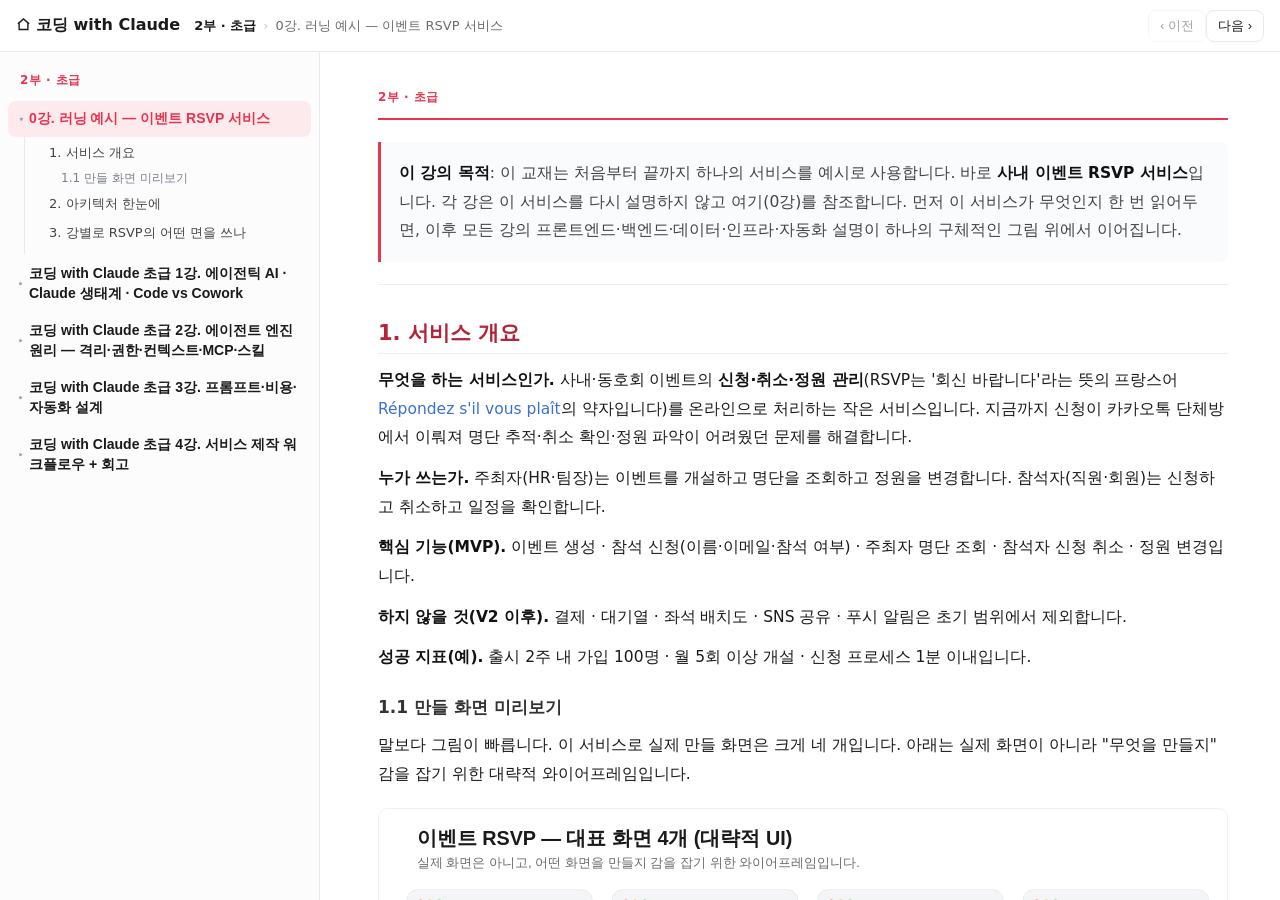
<file: part2.html>
<!doctype html><html lang="ko"><head>
<meta charset="utf-8"><meta name="viewport" content="width=device-width, initial-scale=1">
<title>2부 · 초급 · 코딩 with Claude</title><link rel="stylesheet" href="assets/style.css">
</head><body class="reader">
<header class="topbar">
  <a class="home" href="index.html"><svg width="15" height="15" viewBox="0 0 24 24" fill="none" stroke="currentColor" stroke-width="2.2" style="vertical-align:-2px;margin-right:5px"><path d="M3 11l9-8 9 8"/><path d="M5 10v10h14V10"/></svg>코딩 with Claude</a>
  <div class="crumb" id="crumb"></div>
  <div class="nav-btns"><button id="prevBtn">&#8249; 이전</button><button id="nextBtn">다음 &#8250;</button></div>
</header>
<div class="layout">
  <aside class="sidebar" id="sidebar"><div class="sidebar-title">2부 · 초급</div><nav class="toc" id="toc">
<div class="toc-doc">
<button class="toc-doc-btn" data-doc="0"><span class="caret">▸</span><span class="lbl">0강. 러닝 예시 — 이벤트 RSVP 서비스</span></button>
<div class="toc-sub" data-for="0">
<div class="toc-l2-wrap">
<a class="toc-l2" href="#d0-h1" data-doc="0" data-target="d0-h1">1. 서비스 개요</a>
<div class="toc-l3">
<a class="toc-l3-a" href="#d0-h2" data-doc="0" data-target="d0-h2">1.1 만들 화면 미리보기</a>
</div>
</div>
<div class="toc-l2-wrap">
<a class="toc-l2" href="#d0-h3" data-doc="0" data-target="d0-h3">2. 아키텍처 한눈에</a>
</div>
<div class="toc-l2-wrap">
<a class="toc-l2" href="#d0-h4" data-doc="0" data-target="d0-h4">3. 강별로 RSVP의 어떤 면을 쓰나</a>
</div>
</div></div>
<div class="toc-doc">
<button class="toc-doc-btn" data-doc="1"><span class="caret">▸</span><span class="lbl">코딩 with Claude 초급 1강. 에이전틱 AI · Claude 생태계 · Code vs Cowork</span></button>
<div class="toc-sub" data-for="1">
<div class="toc-l2-wrap">
<a class="toc-l2" href="#d1-h1" data-doc="1" data-target="d1-h1">0. 들어가며 — 왜 기획자가 이 이야기를 알아야 하나</a>
</div>
<div class="toc-l2-wrap">
<a class="toc-l2" href="#d1-h2" data-doc="1" data-target="d1-h2">1. 챗봇에서 에이전트로 — 에이전틱 AI의 3대 특성</a>
<div class="toc-l3">
<a class="toc-l3-a" href="#d1-h3" data-doc="1" data-target="d1-h3">1.1 우리가 알던 챗봇은 무엇이었나</a>
<a class="toc-l3-a" href="#d1-h4" data-doc="1" data-target="d1-h4">1.2 에이전트는 무엇이 다른가</a>
<a class="toc-l3-a" href="#d1-h5" data-doc="1" data-target="d1-h5">1.3 에이전틱 AI의 3대 특성</a>
<a class="toc-l3-a" href="#d1-h6" data-doc="1" data-target="d1-h6">1.4 에이전틱 루프 — 실제 작동 구조</a>
<a class="toc-l3-a" href="#d1-h7" data-doc="1" data-target="d1-h7">1.5 비유 — 도서관 사서 vs 외주 프리랜서</a>
</div>
</div>
<div class="toc-l2-wrap">
<a class="toc-l2" href="#d1-h8" data-doc="1" data-target="d1-h8">2. Claude 제품 생태계 전체 지도</a>
<div class="toc-l3">
<a class="toc-l3-a" href="#d1-h9" data-doc="1" data-target="d1-h9">2.1 7개 제품 한눈에</a>
<a class="toc-l3-a" href="#d1-h10" data-doc="1" data-target="d1-h10">2.2 Claude 모델 라인업</a>
<a class="toc-l3-a" href="#d1-h11" data-doc="1" data-target="d1-h11">2.3 구독 플랜 비교</a>
<a class="toc-l3-a" href="#d1-h12" data-doc="1" data-target="d1-h12">2.4 모델 선택 가이드</a>
<a class="toc-l3-a" href="#d1-h13" data-doc="1" data-target="d1-h13">2.5 컨텍스트 윈도우와 장기 작업</a>
</div>
</div>
<div class="toc-l2-wrap">
<a class="toc-l2" href="#d1-h14" data-doc="1" data-target="d1-h14">3. Claude Code (CLI) 정밀 분석</a>
<div class="toc-l3">
<a class="toc-l3-a" href="#d1-h15" data-doc="1" data-target="d1-h15">3.1 무엇인가</a>
<a class="toc-l3-a" href="#d1-h16" data-doc="1" data-target="d1-h16">3.2 누가 쓰는가</a>
<a class="toc-l3-a" href="#d1-h17" data-doc="1" data-target="d1-h17">3.3 어떤 모습인가</a>
<a class="toc-l3-a" href="#d1-h18" data-doc="1" data-target="d1-h18">3.4 강점과 한계</a>
</div>
</div>
<div class="toc-l2-wrap">
<a class="toc-l2" href="#d1-h19" data-doc="1" data-target="d1-h19">4. Claude Cowork 정밀 분석</a>
<div class="toc-l3">
<a class="toc-l3-a" href="#d1-h20" data-doc="1" data-target="d1-h20">4.1 무엇인가</a>
<a class="toc-l3-a" href="#d1-h21" data-doc="1" data-target="d1-h21">4.2 누가 쓰는가</a>
<a class="toc-l3-a" href="#d1-h22" data-doc="1" data-target="d1-h22">4.3 어떤 모습인가</a>
<a class="toc-l3-a" href="#d1-h23" data-doc="1" data-target="d1-h23">4.4 강점과 한계</a>
</div>
</div>
<div class="toc-l2-wrap">
<a class="toc-l2" href="#d1-h24" data-doc="1" data-target="d1-h24">5. Code vs Cowork — 12개 항목 정밀 비교</a>
<div class="toc-l3">
<a class="toc-l3-a" href="#d1-h25" data-doc="1" data-target="d1-h25">5.1 비교 표</a>
<a class="toc-l3-a" href="#d1-h26" data-doc="1" data-target="d1-h26">5.2 어느 쪽을 언제 선택하는가</a>
</div>
</div>
<div class="toc-l2-wrap">
<a class="toc-l2" href="#d1-h27" data-doc="1" data-target="d1-h27">6. 이 교재가 Cowork을 중심에 두는 이유</a>
</div>
<div class="toc-l2-wrap">
<a class="toc-l2" href="#d1-h28" data-doc="1" data-target="d1-h28">7. 기획자가 가져갈 멘탈 모델 5가지</a>
</div>
<div class="toc-l2-wrap">
<a class="toc-l2" href="#d1-h29" data-doc="1" data-target="d1-h29">8. 자주 묻는 질문</a>
</div>
<div class="toc-l2-wrap">
<a class="toc-l2" href="#d1-h30" data-doc="1" data-target="d1-h30">용어 정리</a>
</div>
<div class="toc-l2-wrap">
<a class="toc-l2" href="#d1-h31" data-doc="1" data-target="d1-h31">한눈에 정리</a>
<div class="toc-l3">
<a class="toc-l3-a" href="#d1-h32" data-doc="1" data-target="d1-h32">더 읽을 자료</a>
</div>
</div>
</div></div>
<div class="toc-doc">
<button class="toc-doc-btn" data-doc="2"><span class="caret">▸</span><span class="lbl">코딩 with Claude 초급 2강. 에이전트 엔진 원리 — 격리·권한·컨텍스트·MCP·스킬</span></button>
<div class="toc-sub" data-for="2">
<div class="toc-l2-wrap">
<a class="toc-l2" href="#d2-h1" data-doc="2" data-target="d2-h1">0. 들어가며 — 같은 엔진, 두 가지 표현</a>
</div>
<div class="toc-l2-wrap">
<a class="toc-l2" href="#d2-h2" data-doc="2" data-target="d2-h2">1. 고정 응답 vs 추론 응답 — 두 패러다임을 섞는다</a>
</div>
<div class="toc-l2-wrap">
<a class="toc-l2" href="#d2-h3" data-doc="2" data-target="d2-h3">2. 에이전트 운영 설계의 6가지 구성요소</a>
</div>
<div class="toc-l2-wrap">
<a class="toc-l2" href="#d2-h4" data-doc="2" data-target="d2-h4">3. 아키텍처 한눈에 — 7개 레이어와 심장</a>
</div>
<div class="toc-l2-wrap">
<a class="toc-l2" href="#d2-h5" data-doc="2" data-target="d2-h5">4. 격리 모델 — 에이전트가 어디까지 닿을 수 있나</a>
<div class="toc-l3">
<a class="toc-l3-a" href="#d2-h6" data-doc="2" data-target="d2-h6">4.1 왜 격리가 필요한가</a>
<a class="toc-l3-a" href="#d2-h7" data-doc="2" data-target="d2-h7">4.2 Cowork의 격리 — Linux 샌드박스 VM</a>
<a class="toc-l3-a" href="#d2-h8" data-doc="2" data-target="d2-h8">4.3 Code의 격리 — 호스트 OS + 권한 명시</a>
<a class="toc-l3-a" href="#d2-h9" data-doc="2" data-target="d2-h9">4.4 비교와 기획자 함의</a>
</div>
</div>
<div class="toc-l2-wrap">
<a class="toc-l2" href="#d2-h10" data-doc="2" data-target="d2-h10">5. 폴더·파일 접근 모델</a>
<div class="toc-l3">
<a class="toc-l3-a" href="#d2-h11" data-doc="2" data-target="d2-h11">5.1 마운트의 개념 (Cowork)</a>
<a class="toc-l3-a" href="#d2-h12" data-doc="2" data-target="d2-h12">5.2 Code의 폴더 모델</a>
</div>
</div>
<div class="toc-l2-wrap">
<a class="toc-l2" href="#d2-h13" data-doc="2" data-target="d2-h13">6. 권한 모델 — 위험한 작업을 어떻게 묻나</a>
<div class="toc-l3">
<a class="toc-l3-a" href="#d2-h14" data-doc="2" data-target="d2-h14">6.1 Plan / Accept (양쪽 공통)</a>
<a class="toc-l3-a" href="#d2-h15" data-doc="2" data-target="d2-h15">6.2 Cowork의 권한 티어 — read / click / full</a>
<a class="toc-l3-a" href="#d2-h16" data-doc="2" data-target="d2-h16">6.3 Code의 권한과 자동승인 함정</a>
</div>
</div>
<div class="toc-l2-wrap">
<a class="toc-l2" href="#d2-h17" data-doc="2" data-target="d2-h17">7. 컨텍스트 엔지니어링 — CLAUDE.md</a>
<div class="toc-l3">
<a class="toc-l3-a" href="#d2-h18" data-doc="2" data-target="d2-h18">7.1 컨텍스트 윈도우의 한계</a>
<a class="toc-l3-a" href="#d2-h19" data-doc="2" data-target="d2-h19">7.2 CLAUDE.md — 프로젝트 온보딩 위키</a>
<a class="toc-l3-a" href="#d2-h20" data-doc="2" data-target="d2-h20">7.3 두 도구에서의 CLAUDE.md</a>
<a class="toc-l3-a" href="#d2-h21" data-doc="2" data-target="d2-h21">7.4 참고 — Code의 인터랙티브 모드</a>
</div>
</div>
<div class="toc-l2-wrap">
<a class="toc-l2" href="#d2-h22" data-doc="2" data-target="d2-h22">8. 슬래시 명령 — 메타 작업의 단축키</a>
</div>
<div class="toc-l2-wrap">
<a class="toc-l2" href="#d2-h23" data-doc="2" data-target="d2-h23">9. MCP — 외부 도구 연결의 표준</a>
<div class="toc-l3">
<a class="toc-l3-a" href="#d2-h24" data-doc="2" data-target="d2-h24">9.1 MCP가 무엇인가</a>
<a class="toc-l3-a" href="#d2-h25" data-doc="2" data-target="d2-h25">9.2 내장 MCP vs 마켓플레이스</a>
</div>
</div>
<div class="toc-l2-wrap">
<a class="toc-l2" href="#d2-h26" data-doc="2" data-target="d2-h26">10. 스킬 — 도메인 지식 패키지</a>
</div>
<div class="toc-l2-wrap">
<a class="toc-l2" href="#d2-h27" data-doc="2" data-target="d2-h27">11. 커스텀 커맨드 — 자주 쓰는 워크플로우</a>
</div>
<div class="toc-l2-wrap">
<a class="toc-l2" href="#d2-h28" data-doc="2" data-target="d2-h28">12. 플러그인 — 스킬·커맨드·MCP 묶음</a>
</div>
<div class="toc-l2-wrap">
<a class="toc-l2" href="#d2-h29" data-doc="2" data-target="d2-h29">용어 정리</a>
</div>
<div class="toc-l2-wrap">
<a class="toc-l2" href="#d2-h30" data-doc="2" data-target="d2-h30">한눈에 정리</a>
</div>
</div></div>
<div class="toc-doc">
<button class="toc-doc-btn" data-doc="3"><span class="caret">▸</span><span class="lbl">코딩 with Claude 초급 3강. 프롬프트·비용·자동화 설계</span></button>
<div class="toc-sub" data-for="3">
<div class="toc-l2-wrap">
<a class="toc-l2" href="#d3-h1" data-doc="3" data-target="d3-h1">0. 들어가며</a>
</div>
<div class="toc-l2-wrap">
<a class="toc-l2" href="#d3-h2" data-doc="3" data-target="d3-h2">1. 프롬프트 엔지니어링 — 좋은 지시는 어떻게 쓰나</a>
<div class="toc-l3">
<a class="toc-l3-a" href="#d3-h3" data-doc="3" data-target="d3-h3">1.1 챗봇과 에이전트에서 프롬프트의 차이</a>
<a class="toc-l3-a" href="#d3-h4" data-doc="3" data-target="d3-h4">1.2 프롬프트의 3대 함정</a>
<a class="toc-l3-a" href="#d3-h5" data-doc="3" data-target="d3-h5">1.3 좋은 프롬프트의 5요소 — RACE-V</a>
<a class="toc-l3-a" href="#d3-h6" data-doc="3" data-target="d3-h6">1.4 동료 테스트 — 가장 강력한 자가 점검법</a>
</div>
</div>
<div class="toc-l2-wrap">
<a class="toc-l2" href="#d3-h7" data-doc="3" data-target="d3-h7">2. 토큰·비용·세션 관리</a>
<div class="toc-l3">
<a class="toc-l3-a" href="#d3-h8" data-doc="3" data-target="d3-h8">2.1 토큰이 녹는 3가지 이유</a>
<a class="toc-l3-a" href="#d3-h9" data-doc="3" data-target="d3-h9">2.2 절약 패턴 5가지</a>
<a class="toc-l3-a" href="#d3-h10" data-doc="3" data-target="d3-h10">2.3 컨텍스트 노화 — Context Rot</a>
</div>
</div>
<div class="toc-l2-wrap">
<a class="toc-l2" href="#d3-h11" data-doc="3" data-target="d3-h11">3. Code 특화 심화 — 기획자가 알면 좋은 것</a>
</div>
<div class="toc-l2-wrap">
<a class="toc-l2" href="#d3-h12" data-doc="3" data-target="d3-h12">4. Cowork 특화 심화 — Live Artifact</a>
<div class="toc-l3">
<a class="toc-l3-a" href="#d3-h13" data-doc="3" data-target="d3-h13">4.1 무엇이 &quot;Live&quot;인가</a>
<a class="toc-l3-a" href="#d3-h14" data-doc="3" data-target="d3-h14">4.2 동작 방식</a>
<a class="toc-l3-a" href="#d3-h15" data-doc="3" data-target="d3-h15">4.3 기존 Artifact와 비교</a>
<a class="toc-l3-a" href="#d3-h16" data-doc="3" data-target="d3-h16">4.4 활용 시나리오와 도입 판단</a>
</div>
</div>
<div class="toc-l2-wrap">
<a class="toc-l2" href="#d3-h17" data-doc="3" data-target="d3-h17">5. 자동화 적합도 평가 — 무엇을 자동화할까</a>
<div class="toc-l3">
<a class="toc-l3-a" href="#d3-h18" data-doc="3" data-target="d3-h18">5.1 모든 일이 자동화에 적합하진 않다</a>
<a class="toc-l3-a" href="#d3-h19" data-doc="3" data-target="d3-h19">5.2 4축 평가 프레임 (FROM·HOW·OUTPUT·WHO)</a>
<a class="toc-l3-a" href="#d3-h20" data-doc="3" data-target="d3-h20">5.3 사례 매트릭스</a>
</div>
</div>
<div class="toc-l2-wrap">
<a class="toc-l2" href="#d3-h21" data-doc="3" data-target="d3-h21">6. 디지털 워크플로우 설계 — 업무를 자동화로 옮기는 5단계</a>
</div>
<div class="toc-l2-wrap">
<a class="toc-l2" href="#d3-h22" data-doc="3" data-target="d3-h22">7. 멘탈 모델 정리 7가지</a>
</div>
<div class="toc-l2-wrap">
<a class="toc-l2" href="#d3-h23" data-doc="3" data-target="d3-h23">8. 자주 묻는 질문</a>
</div>
<div class="toc-l2-wrap">
<a class="toc-l2" href="#d3-h24" data-doc="3" data-target="d3-h24">용어 정리</a>
</div>
<div class="toc-l2-wrap">
<a class="toc-l2" href="#d3-h25" data-doc="3" data-target="d3-h25">한눈에 정리</a>
</div>
</div></div>
<div class="toc-doc">
<button class="toc-doc-btn" data-doc="4"><span class="caret">▸</span><span class="lbl">코딩 with Claude 초급 4강. 서비스 제작 워크플로우 + 회고</span></button>
<div class="toc-sub" data-for="4">
<div class="toc-l2-wrap">
<a class="toc-l2" href="#d4-h1" data-doc="4" data-target="d4-h1">0. 들어가며</a>
</div>
<div class="toc-l2-wrap">
<a class="toc-l2" href="#d4-h2" data-doc="4" data-target="d4-h2">1. 사례 1 — 이벤트 RSVP 웹앱</a>
<div class="toc-l3">
<a class="toc-l3-a" href="#d4-h3" data-doc="4" data-target="d4-h3">1.1 결과물 아키텍처</a>
<a class="toc-l3-a" href="#d4-h4" data-doc="4" data-target="d4-h4">1.2 만드는 순서 — 한 사이클의 골격</a>
<a class="toc-l3-a" href="#d4-h5" data-doc="4" data-target="d4-h5">1.3 기획자 관점의 함의</a>
</div>
</div>
<div class="toc-l2-wrap">
<a class="toc-l2" href="#d4-h6" data-doc="4" data-target="d4-h6">2. 사례 2 — 카드뉴스 콘텐츠 자동화</a>
<div class="toc-l3">
<a class="toc-l3-a" href="#d4-h7" data-doc="4" data-target="d4-h7">2.1 파이프라인 구조</a>
<a class="toc-l3-a" href="#d4-h8" data-doc="4" data-target="d4-h8">2.2 외부 API 자동화의 일반 패턴</a>
<a class="toc-l3-a" href="#d4-h9" data-doc="4" data-target="d4-h9">2.3 검수 구조·비용·한계</a>
</div>
</div>
<div class="toc-l2-wrap">
<a class="toc-l2" href="#d4-h10" data-doc="4" data-target="d4-h10">3. 회고 — 입문에서 자주 겪는 함정 7가지</a>
</div>
<div class="toc-l2-wrap">
<a class="toc-l2" href="#d4-h11" data-doc="4" data-target="d4-h11">4. 본인 업무로 가져갈 자동화 1개</a>
</div>
<div class="toc-l2-wrap">
<a class="toc-l2" href="#d4-h12" data-doc="4" data-target="d4-h12">5. 다음 단계 학습 로드맵</a>
</div>
<div class="toc-l2-wrap">
<a class="toc-l2" href="#d4-h13" data-doc="4" data-target="d4-h13">용어 정리</a>
</div>
<div class="toc-l2-wrap">
<a class="toc-l2" href="#d4-h14" data-doc="4" data-target="d4-h14">한눈에 정리</a>
</div>
</div></div>
</nav></aside>
  <div class="resizer" id="resizer"></div>
  <main class="content" id="content"><article class="doc" data-doc="0">
<div class="doc-head"><span class="crumb-part">2부 · 초급</span><h1>0강. 러닝 예시 — 이벤트 RSVP 서비스</h1></div>

<blockquote>
<p><strong>이 강의 목적</strong>: 이 교재는 처음부터 끝까지 하나의 서비스를 예시로 사용합니다. 바로 <strong>사내 이벤트 RSVP 서비스</strong>입니다. 각 강은 이 서비스를 다시 설명하지 않고 여기(0강)를 참조합니다. 먼저 이 서비스가 무엇인지 한 번 읽어두면, 이후 모든 강의 프론트엔드·백엔드·데이터·인프라·자동화 설명이 하나의 구체적인 그림 위에서 이어집니다.</p>
</blockquote>
<hr/>
<h2 id="d0-h1">1. 서비스 개요</h2>
<p><strong>무엇을 하는 서비스인가.</strong> 사내·동호회 이벤트의 <strong>신청·취소·정원 관리</strong>(RSVP는 '회신 바랍니다'라는 뜻의 프랑스어 <em>Répondez s'il vous plaît</em>의 약자입니다)를 온라인으로 처리하는 작은 서비스입니다. 지금까지 신청이 카카오톡 단체방에서 이뤄져 명단 추적·취소 확인·정원 파악이 어려웠던 문제를 해결합니다.</p>
<p><strong>누가 쓰는가.</strong> 주최자(HR·팀장)는 이벤트를 개설하고 명단을 조회하고 정원을 변경합니다. 참석자(직원·회원)는 신청하고 취소하고 일정을 확인합니다.</p>
<p><strong>핵심 기능(MVP).</strong> 이벤트 생성 · 참석 신청(이름·이메일·참석 여부) · 주최자 명단 조회 · 참석자 신청 취소 · 정원 변경입니다.</p>
<p><strong>하지 않을 것(V2 이후).</strong> 결제 · 대기열 · 좌석 배치도 · SNS 공유 · 푸시 알림은 초기 범위에서 제외합니다.</p>
<p><strong>성공 지표(예).</strong> 출시 2주 내 가입 100명 · 월 5회 이상 개설 · 신청 프로세스 1분 이내입니다.</p>
<h3 id="d0-h2">1.1 만들 화면 미리보기</h3>
<p>말보다 그림이 빠릅니다. 이 서비스로 실제 만들 화면은 크게 네 개입니다. 아래는 실제 화면이 아니라 "무엇을 만들지" 감을 잡기 위한 대략적 와이어프레임입니다.</p>
<p><img alt="이벤트 RSVP 대표 화면 4개 — 목록·상세와 신청 폼·내 신청·주최자 대시보드" loading="lazy" src="img/vf0_rsvp_ui.svg"/></p>
<p>참석자는 <strong>① 이벤트 목록</strong>에서 관심 이벤트를 고르고 <strong>② 상세 화면의 신청 폼</strong>으로 참석을 신청하며, <strong>③ 내 신청</strong> 화면에서 확인·취소합니다. 주최자는 <strong>④ 대시보드</strong>에서 신청 현황과 명단을 보고 정원을 조정합니다. 이 네 화면을 기준으로 이후 강의 프론트엔드·백엔드·데이터 설명이 이어집니다.</p>
<hr/>
<h2 id="d0-h3">2. 아키텍처 한눈에</h2>
<p>이 서비스를 프론트엔드·백엔드·데이터·인프라 네 계층으로 나눠 정리하면 다음과 같습니다. 각 계층의 구체적인 원리는 기술 기초 파트(2~5강)에서 이 서비스를 예시로 풀어갑니다.</p>
<p><strong>프론트엔드.</strong> <span class="tt" data-tip="리액트에 서버 기능과 검색 최적화를 더한 프레임워크. 실제 서비스를 만들 때 표준처럼 쓰임.">Next.js</span> + <span class="tt" data-tip="화면을 '컴포넌트'라는 조각으로 나눠 만드는, 가장 널리 쓰는 프론트엔드 라이브러리. 데이터가 바뀌면 화면이 자동으로 다시 그려짐.">React</span> + <span class="tt" data-tip="자바스크립트에 '오타 검사기'를 붙인 버전. 실수를 미리 잡아줘서 큰 프로젝트에서 오류를 줄임.">TypeScript</span>로 만들고, <span class="tt" data-tip="'글자 크게, 파랑, 가운데'처럼 짧은 이름표를 붙여 빠르게 꾸미는 CSS 도구. 별도 디자인 파일 없이 화면에서 바로 스타일링함.">Tailwind CSS</span> + <span class="tt" data-tip="버튼·입력창 같은 예쁜 화면 부품을 복사해다 마음대로 고쳐 쓰는 컴포넌트 모음. 디자인 통일에 편함.">shadcn/ui</span>로 스타일링하며, 폰·태블릿·PC를 아우르는 <span class="tt" data-tip="PC, 태블릿, 폰 등 화면 크기에 맞춰 자동으로 배치가 바뀌는 웹. 기기마다 따로 안 만들어도 됨.">반응형 웹</span>입니다. 페이지 성격에 따라 렌더링 전략을 다르게 씁니다 — 회사 소개·이벤트 상세는 <span class="tt" data-tip="미리 화면을 다 만들어 저장해두고 그대로 보여주는 방식. 매우 빠르고, 블로그·문서 사이트에 적합.">SSG</span>(+시간당 <span class="tt" data-tip="미리 만들어둔 페이지를 일정 주기로 조용히 갱신하는 방식. 빠른 속도와 최신 정보를 둘 다 잡음.">ISR</span>), 이벤트 목록은 <span class="tt" data-tip="서버가 화면을 미리 완성해서 보내주는 방식. 첫 화면이 빨리 뜨고 검색엔진에 잘 잡힘.">SSR</span>, 신청 폼·대시보드는 <span class="tt" data-tip="서버는 빈 껍데기만 주고 브라우저가 화면을 그려내는 방식. 앱처럼 동적이지만 첫 로딩이 느릴 수 있음.">CSR</span>, 개인 신청 내역은 <span class="tt" data-tip="서버가 화면을 미리 완성해서 보내주는 방식. 첫 화면이 빨리 뜨고 검색엔진에 잘 잡힘.">SSR</span>입니다. 대표 화면은 이벤트 목록, 이벤트 상세+신청 폼, 신청 확인/내 신청, 주최자 대시보드 네 개입니다.</p>
<p><strong>백엔드.</strong> Python <span class="tt" data-tip="파이썬으로 빠르고 간편하게 API를 만드는 인기 도구(프레임워크). 속도가 빠르고 문서가 자동 생성돼 최근 많이 쓰임.">FastAPI</span>(대안 <span class="tt" data-tip="웹사이트용 언어(자바스크립트)를 서버에서도 돌릴 수 있게 해주는 환경. 화면과 서버를 같은 언어로 만들 수 있어 널리 쓰임.">Node.js</span>/<span class="tt" data-tip="Node.js 기반으로 구조를 잡아 대규모 서버를 체계적으로 만드는 프레임워크. 규칙이 잘 잡혀 있어 팀 협업과 유지보수에 유리.">NestJS</span>)로 <span class="tt" data-tip="웹에서 데이터를 주고받는 대표적인 규칙(약속). 주소로 자원을 가리키고 '조회·생성·수정·삭제' 같은 정해진 방식으로 서버와 대화하도록 정리한 방식.">REST</span> API를 제공합니다(예: <code>/api/v1/events/{id}/rsvp</code>). 인증·권한은 <span class="tt" data-tip="로그인한 사용자임을 증명하는 '전자 출입증' 같은 토큰. 서버가 매번 기억하지 않아도, 이 토큰만 보면 누구인지 확인됨.">JWT</span> + <span class="tt" data-tip="'역할'에 따라 권한을 주는 방식. 관리자·일반회원 같은 직책을 정하고, 그 직책에 맞는 기능만 열어주는 회사 직급별 출입증 개념.">RBAC</span>로, 역할은 일반 참석자·이벤트 호스트·관리자 셋입니다. 비즈니스 규칙은 반드시 백엔드가 강제합니다 — 마감(400), 정원 초과(409), 중복 신청(409), 종료 후에는 조회만입니다. 동시 신청은 <span class="tt" data-tip="여러 작업을 '하나의 묶음'으로 처리하는 단위. 계좌이체처럼 중간에 실패하면 통째로 되돌려, 어중간한 상태가 안 생기게 함.">트랜잭션</span> + 행 잠금(<span class="tt" data-tip="거래(트랜잭션)가 안전하게 처리되도록 지켜야 할 4대 원칙. 돈 이체 등 실수가 치명적인 작업이 '전부 되거나, 전부 취소되게' 보장.">ACID</span>)으로 오버부킹을 막습니다. 운영 측면에서는 <span class="tt" data-tip="자주 쓰는 데이터를 가까이 미리 저장해 빠르게 꺼내 쓰는 기법. 매번 멀리서 가져오지 않아 속도가 빨라지는 '즉석 서랍'.">캐싱</span>(<span class="tt" data-tip="데이터를 메모리에 두고 초고속으로 읽고 쓰는 저장소. 캐시나 실시간 순위표처럼 속도가 중요한 곳에 쓴다.">Redis</span>)·이메일 <span class="tt" data-tip="요청해두고 결과를 기다리지 않은 채 다른 일을 먼저 하는 방식. 커피 주문 후 자리에서 기다리며 딴 일 하는 것처럼 효율적.">비동기</span> 큐·<span class="tt" data-tip="몰려드는 접속을 여러 서버에 골고루 나눠주는 기술. 한 서버에 부하가 쏠리지 않게 줄을 분산시켜줌.">로드밸런싱</span>·로깅/모니터링을 두고, 배포는 <span class="tt" data-tip="앱과 실행 환경을 통째로 '컨테이너'라는 상자에 담아, 어디서든 똑같이 실행되게 하는 도구. '내 PC에선 됐는데' 문제를 없앰.">Docker</span> + <span class="tt" data-tip="코드를 저장하면 자동으로 검사·배포까지 이어지는 개발 자동화 과정. 수동 작업을 줄여 실수와 시간을 아낌.">CI/CD</span>로 합니다.</p>
<p><strong>데이터.</strong> <span class="tt" data-tip="안정성과 기능이 뛰어난 오픈소스 관계형 데이터베이스. 복잡한 데이터나 대규모 서비스에 널리 쓰인다.">PostgreSQL</span>(<span class="tt" data-tip="데이터를 중복 없이 규칙에 맞게 표로 쪼개 정리하는 것. 같은 정보를 여러 곳에 저장해 생기는 오류를 막는다.">정규화</span>)을 쓰되, MVP는 <span class="tt" data-tip="PostgreSQL 기반으로 데이터베이스·인증·저장소를 한 번에 주는 개발 플랫폼. 백엔드를 빠르게 구축할 때 쓴다.">Supabase</span>(<span class="tt" data-tip="백엔드를 직접 안 만들고 빌려 쓰는 서비스(Backend as a Service). 로그인·DB 등을 완제품처럼 가져다 쓴다.">BaaS</span>)로 시작해 규모가 커지면 자체 스택으로 옮깁니다. 테이블은 네 개입니다 — <code>users</code>(id·email·name), <code>events</code>(id·title·capacity·created_by·scheduled_at), <code>rsvps</code>(id·user_id·event_id·status·created_at), <code>admins</code>(user_id·event_id·permission). 접근은 <span class="tt" data-tip="데이터베이스에서 '이 행은 이 사람만 볼 수 있다'를 행 단위로 강제하는 보안 규칙. 정책이 없으면 기본 차단.">RLS</span>(행 단위)로 통제합니다. 사용자는 본인 행, 호스트는 담당 이벤트, 관리자는 전체를 봅니다. 파일은 성격에 따라 나눕니다 — 포스터는 <span class="tt" data-tip="파일·이미지·영상 등을 저장하는 AWS의 대용량 창고. 인터넷 어디서든 꺼내 쓸 수 있는 온라인 저장소.">S3</span> + <span class="tt" data-tip="콘텐츠를 세계 곳곳 서버에 복제해 사용자와 가까운 곳에서 전달하는 망. 이미지·영상 로딩을 빠르게 한다.">CDN</span>(공개), 개인 증명 PDF는 <span class="tt" data-tip="파일·이미지·영상 등을 저장하는 AWS의 대용량 창고. 인터넷 어디서든 꺼내 쓸 수 있는 온라인 저장소.">S3</span>(비공개) + 서명된 URL, 당일 사진은 <span class="tt" data-tip="파일·이미지·영상 등을 저장하는 AWS의 대용량 창고. 인터넷 어디서든 꺼내 쓸 수 있는 온라인 저장소.">S3</span>(관리자만)입니다.</p>
<p><strong>인프라·배포·보안.</strong> 프론트는 <span class="tt" data-tip="웹사이트를 코드만 올리면 자동으로 배포·운영해주는 서비스. 서버 설정 없이 빠르게 웹을 띄울 때 씀.">Vercel</span>(<span class="tt" data-tip="앱 개발·실행에 필요한 환경까지 갖춰서 빌려주는 클라우드. 주방 설비 딸린 공간을 빌려 요리(개발)에만 집중.">PaaS</span>), DB는 <span class="tt" data-tip="PostgreSQL 기반으로 데이터베이스·인증·저장소를 한 번에 주는 개발 플랫폼. 백엔드를 빠르게 구축할 때 쓴다.">Supabase</span>(<span class="tt" data-tip="백엔드를 직접 안 만들고 빌려 쓰는 서비스(Backend as a Service). 로그인·DB 등을 완제품처럼 가져다 쓴다.">BaaS</span>)에 자동 <span class="tt" data-tip="코드를 저장하면 자동으로 검사·배포까지 이어지는 개발 자동화 과정. 수동 작업을 줄여 실수와 시간을 아낌.">CI/CD</span>로 배포합니다. 도메인은 <code>rsvp.ourcompany.com</code>(<span class="tt" data-tip="도메인 주소를 실제 서버의 IP 주소(숫자)로 연결하는 DNS 설정. 이름표에 진짜 위치를 적어두는 것.">A 레코드</span>)이고 <span class="tt" data-tip="웹사이트 통신을 암호화해 안전하게 주고받는 방식. 주소에 자물쇠가 붙는, 도청 걱정 없는 연결.">HTTPS</span>는 <span class="tt" data-tip="HTTPS에 필요한 보안 인증서를 무료로 발급해주는 서비스. 돈 안 들이고 웹사이트에 자물쇠를 달 수 있음.">Let's Encrypt</span>로 자동 발급됩니다. 시크릿은 배포 플랫폼의 <span class="tt" data-tip="비밀번호·설정값 등을 코드 밖에 따로 저장해 두는 값. 민감 정보를 코드에 안 적고 안전하게 관리하는 방법.">환경 변수</span> 패널에 두고(코드·<span class="tt" data-tip="파일 변경 이력을 저장·되돌리는 '버전 관리 도구'. 언제든 이전 상태로 복구 가능한 무한 되돌리기 장부.">Git</span>에 두지 않음) 주기적으로 회전합니다. 보안은 매개변수화 쿼리·이스케이프·SameSite <span class="tt" data-tip="브라우저에 저장되는 작은 메모. 로그인 정보나 설정을 기억해, 다시 방문했을 때 나를 알아보게 해주는 '이름표 쪽지'.">쿠키</span>·MFA의 다층 방어로, 모니터링은 <span class="tt" data-tip="앱에서 발생한 오류를 자동으로 잡아 알려주는 서비스. 문제가 어디서 났는지 빠르게 찾게 도와줌.">Sentry</span>+분석에서 Slack 알림으로 잇습니다. 개인정보는 동의 체크와 처리방침(수집·목적·보관기간 30일 명시)을 두고 PIPA/GDPR를 고려합니다.</p>
<hr/>
<h2 id="d0-h4">3. 강별로 RSVP의 어떤 면을 쓰나</h2>
<table>
<thead>
<tr>
<th>파트 · 강</th>
<th>RSVP를 이렇게 활용</th>
</tr>
</thead>
<tbody>
<tr>
<td>기술 기초 2강 프론트엔드</td>
<td>목록 페이지 목업(세 계층), 화면별 정적/동적·렌더링 모드·스택 선택</td>
</tr>
<tr>
<td>기술 기초 3강 백엔드</td>
<td>다섯 책임, API 명세, <span class="tt" data-tip="로그인한 사용자임을 증명하는 '전자 출입증' 같은 토큰. 서버가 매번 기억하지 않아도, 이 토큰만 보면 누구인지 확인됨.">JWT</span>+<span class="tt" data-tip="'역할'에 따라 권한을 주는 방식. 관리자·일반회원 같은 직책을 정하고, 그 직책에 맞는 기능만 열어주는 회사 직급별 출입증 개념.">RBAC</span> 권한 매트릭스, 규칙 4관문, <span class="tt" data-tip="여러 작업을 '하나의 묶음'으로 처리하는 단위. 계좌이체처럼 중간에 실패하면 통째로 되돌려, 어중간한 상태가 안 생기게 함.">트랜잭션</span> 오버부킹</td>
</tr>
<tr>
<td>기술 기초 4강 데이터</td>
<td>데이터 4종류, <span class="tt" data-tip="표들이 서로 어떻게 연결되는지 그림으로 나타낸 데이터베이스 설계도. 전체 데이터 구조를 한눈에 파악한다.">ERD</span>(4테이블), <span class="tt" data-tip="데이터를 중복 없이 규칙에 맞게 표로 쪼개 정리하는 것. 같은 정보를 여러 곳에 저장해 생기는 오류를 막는다.">정규화</span>, 객체 스토리지+<span class="tt" data-tip="콘텐츠를 세계 곳곳 서버에 복제해 사용자와 가까운 곳에서 전달하는 망. 이미지·영상 로딩을 빠르게 한다.">CDN</span>, <span class="tt" data-tip="데이터베이스에서 '이 행은 이 사람만 볼 수 있다'를 행 단위로 강제하는 보안 규칙. 정책이 없으면 기본 차단.">RLS</span> 정책, 데이터 흐름</td>
</tr>
<tr>
<td>기술 기초 5강 인프라·배포·보안</td>
<td>4계층·클라우드·<span class="tt" data-tip="사람이 쓰는 인터넷 주소를 컴퓨터 주소(숫자)로 바꿔주는 시스템. 인터넷 세상의 전화번호부.">DNS</span>·<span class="tt" data-tip="웹사이트 통신을 암호화해 안전하게 주고받는 방식. 주소에 자물쇠가 붙는, 도청 걱정 없는 연결.">HTTPS</span>·보안 위협·시크릿·모니터링·법규·인프라 구성</td>
</tr>
<tr>
<td>코딩 with Claude 초급 4강</td>
<td>Cowork으로 RSVP 웹앱을 만드는 전체 워크플로우(생성→DB→배포)</td>
</tr>
<tr>
<td>코딩 with Claude 중급·고급</td>
<td>커맨드·서브<span class="tt" data-tip="목표를 주면 스스로 판단해 여러 단계를 실행하는 AI. 시키는 것만 답하는 챗봇과 달리 '일을 처리'함.">에이전트</span>·hooks·<span class="tt" data-tip="Claude가 노션·슬랙·깃허브 같은 외부 서비스에 연결되는 '표준 어댑터'. 한 번 연결하면 그 서비스를 도구처럼 씀.">MCP</span>·품질 게이트·멀티<span class="tt" data-tip="목표를 주면 스스로 판단해 여러 단계를 실행하는 AI. 시키는 것만 답하는 챗봇과 달리 '일을 처리'함.">에이전트</span>를 RSVP 운영에 적용</td>
</tr>
</tbody>
</table>
<hr/>
<blockquote>
<p>이제 이 서비스를 머릿속에 두고, 기술 기초 파트부터 시작합니다. 개발을 몰라도 괜찮습니다. 각 강이 이 RSVP 서비스를 하나씩 뜯어보며 "화면 뒤에서 무슨 일이 벌어지는가"를 설명합니다.</p>
</blockquote>
</article>
<article class="doc" data-doc="1" style="display:none">
<div class="doc-head"><span class="crumb-part">2부 · 초급</span><h1>코딩 with Claude 초급 1강. 에이전틱 AI · Claude 생태계 · Code vs Cowork</h1></div>

<blockquote>
<p><strong>유형</strong>: 이론 (다이어그램 보강판) · <strong>읽는 데 약 35분</strong>
<strong>선수</strong>: 없음. 기술 기초 파트(프론트엔드·백엔드·데이터·인프라)를 먼저 읽었다면 이해가 한결 빠릅니다.
<strong>이 강을 마치면</strong>: ① 챗봇과 <span class="tt" data-tip="목표를 주면 스스로 판단해 여러 단계를 실행하는 AI. 시키는 것만 답하는 챗봇과 달리 '일을 처리'함.">에이전트</span>가 어떻게 다른지 설명한다 ② Claude 제품 7가지를 한 표로 정리한다 ③ <span class="tt" data-tip="개발자용 터미널(CLI) 도구. 명령창에서 Claude에게 코딩·파일 수정을 직접 시키는 전문가 버전.">Claude Code</span>(CLI)와 Cowork(데스크톱)의 차이를 12개 항목으로 비교한다 ④ 본인 조직에 어떤 도구를 어떤 플랜으로 도입할지 1차 의견을 낸다.</p>
</blockquote>
<hr/>
<h2 id="d1-h1">0. 들어가며 — 왜 기획자가 이 이야기를 알아야 하나</h2>
<p>코드를 직접 짤 일이 없는 IT 기획자라도, 다음 세 가지 결정에는 매년 마주칩니다.</p>
<p>첫째, <strong>AI 도구 도입 결정</strong>입니다. "우리 조직에 Claude를 들여올까? Pro인가 Max인가? 누구에게 먼저 줄까?" 이 결정의 정확도가 1년 뒤 조직의 생산성을 좌우합니다.</p>
<p>둘째, <strong>AI 도구 운영 결정</strong>입니다. "AI가 우리 데이터를 어떻게 다루지? 어디까지 자동화하고 어디부터 사람이 봐야 하지? 보안팀에는 어떻게 설명하지?" 도입 다음 단계인데, 이걸 풀지 못하면 조직에서 AI는 "한 번 써보고 마는 신기한 장난감"으로 끝납니다.</p>
<p>셋째, <strong>본인 업무의 자동화</strong>입니다. PRD 초안, 보고서, 이메일, 회의록, 자료 분석, 카드뉴스 발행, 일정 잡기 — 모두 기획자가 매주 반복하는 일이고, 모두 AI <span class="tt" data-tip="목표를 주면 스스로 판단해 여러 단계를 실행하는 AI. 시키는 것만 답하는 챗봇과 달리 '일을 처리'함.">에이전트</span>에게 위임할 수 있습니다. 다만 위임을 잘하려면 AI가 <strong>무엇을 할 수 있고 무엇을 못 하는지</strong>를 정확히 알아야 합니다.</p>
<p>이 강은 그 세 결정을 가능하게 만드는 <strong>공통의 멘탈 모델</strong>을 심어주는 자리입니다. 구체적인 사용법은 이후 강에서 배우지만, 본인이 무엇을 다루고 있는지에 대한 그림이 머릿속에 있어야 도구가 손에 익습니다. 이 강에서 다룰 것을 한 줄씩 정리하면 다음과 같습니다.</p>
<ul>
<li>"<span class="tt" data-tip="사람이 일일이 안 챙겨도 스스로 계획·도구사용·실행까지 하는 AI 방식. '알아서 일하는 AI' 흐름.">에이전틱 AI</span>"가 챗봇과 어떻게 다른가 — 자율성·도구 사용·계획 수립의 3대 특성</li>
<li>Claude를 만든 Anthropic이 어떤 7개 제품을 운영하는가 — 한 표로 정리</li>
<li>Claude의 모델 라인업과 가격 — <span class="tt" data-tip="Claude 모델 중 가장 똑똑하고 강력한 상위 모델(4.8). 복잡한 추론·설계 같은 어려운 일에 적합.">Opus</span> 4.8 / <span class="tt" data-tip="성능과 속도의 균형이 좋은 중간급 Claude 모델(4.6). 대부분의 일상 작업에 무난하게 쓰는 표준.">Sonnet</span> 4.6 / <span class="tt" data-tip="가장 빠르고 가벼운 Claude 모델(4.5). 간단하고 반복적인 일을 싸고 빠르게 처리할 때.">Haiku</span> 4.5</li>
<li>구독 플랜 비교 — Free / Pro / Max / Team / Enterprise</li>
<li><strong><span class="tt" data-tip="개발자용 터미널(CLI) 도구. 명령창에서 Claude에게 코딩·파일 수정을 직접 시키는 전문가 버전.">Claude Code</span>(개발자용 CLI)</strong>의 정의·사용자·인터페이스·강점·한계</li>
<li><strong><span class="tt" data-tip="Claude 데스크톱 앱 안에 있는 비개발자용 에이전트 모드. 코드 몰라도 대화로 파일·문서 작업을 시키는 'AI 비서 작업실'.">Claude Cowork</span>(비개발자용 데스크톱 <span class="tt" data-tip="목표를 주면 스스로 판단해 여러 단계를 실행하는 AI. 시키는 것만 답하는 챗봇과 달리 '일을 처리'함.">에이전트</span> 모드)</strong>의 정의·사용자·인터페이스·강점·한계</li>
<li>두 도구의 12개 항목 정밀 비교</li>
<li>기획자가 도입 결정에 쓸 수 있는 멘탈 모델 5개</li>
</ul>
<hr/>
<h2 id="d1-h2">1. 챗봇에서 에이전트로 — 에이전틱 AI의 3대 특성</h2>
<p><img alt="챗봇 vs 에이전트 — 도서관 사서와 외주 프리랜서, 그리고 3대 특성" loading="lazy" src="img/vc1_chatbot_agent.svg"/></p>
<h3 id="d1-h3">1.1 우리가 알던 챗봇은 무엇이었나</h3>
<p>ChatGPT가 처음 나온 2022년 11월부터 2024년 말까지, 사람들이 AI라고 부르며 쓴 도구는 거의 다 <strong>챗봇</strong>이었습니다. 챗봇의 동작 모델은 단순합니다. 사용자가 텍스트를 입력하면 AI가 텍스트로 답합니다. 그게 전부입니다. 이 패턴은 다음 특징을 가집니다.</p>
<ul>
<li><strong>한 턴(turn)에 한 발화씩 주고받습니다.</strong> 사용자가 보내고, AI가 답하고, 다시 사용자가 보내는 것을 반복합니다.</li>
<li><strong>AI는 사용자 컴퓨터에 손을 댈 수 없습니다.</strong> 파일을 만들 수 없고, 인터넷에 직접 접속할 수 없고, 계산기를 돌릴 수 없습니다. 자기 안에 학습된 지식을 텍스트로 풀어낼 뿐입니다.</li>
<li><strong>AI는 자기가 한 답에 책임지지 않습니다.</strong> "이 코드를 돌려보세요"라고 답하지만, 그 코드를 직접 돌려 결과를 확인해 주지는 않습니다.</li>
</ul>
<p>이 모델로도 글쓰기 보조·번역·요약·아이디어 발산 같은 일은 충분히 잘 됐습니다. 그러나 "이 폴더의 파일 30개를 읽고 요약을 만들어 노션에 올려줘" 같은 일은 챗봇으로는 안 됐습니다. 챗봇이 노션에 손을 댈 수 없었기 때문입니다.</p>
<h3 id="d1-h4">1.2 에이전트는 무엇이 다른가</h3>
<p>2024년 후반부터 AI 회사들이 일제히 발표한 새 패러다임이 <strong><span class="tt" data-tip="사람이 일일이 안 챙겨도 스스로 계획·도구사용·실행까지 하는 AI 방식. '알아서 일하는 AI' 흐름.">에이전틱 AI</span>(Agentic AI)</strong>입니다. Anthropic, OpenAI, Google이 거의 같은 시기에 비슷한 형태의 제품을 내놓았습니다. 본질은 다음과 같이 정리됩니다.</p>
<blockquote>
<p><span class="tt" data-tip="목표를 주면 스스로 판단해 여러 단계를 실행하는 AI. 시키는 것만 답하는 챗봇과 달리 '일을 처리'함.">에이전트</span>는 <strong>사용자 대신 행동하는 AI</strong>입니다. 단지 답을 해주는 게 아니라, 도구를 직접 들고 일을 끝내줍니다.</p>
</blockquote>
<p>여기서 도구는 비유가 아니라 글자 그대로입니다. <span class="tt" data-tip="목표를 주면 스스로 판단해 여러 단계를 실행하는 AI. 시키는 것만 답하는 챗봇과 달리 '일을 처리'함.">에이전트</span>는 다음과 같은 도구를 직접 듭니다.</p>
<ul>
<li><strong>파일 도구</strong>: 파일 시스템 읽기·쓰기·삭제, 폴더 탐색</li>
<li><strong>터미널 도구</strong>: 셸 명령어 실행 (git, <span class="tt" data-tip="필요한 코드 부품(라이브러리)을 인터넷에서 받아 설치·관리하는 앱스토어 같은 도구. 자바스크립트 표준.">npm</span>, python, bash 등)</li>
<li><strong>웹 도구</strong>: URL 접근, 검색, 폼 입력, 페이지 이해</li>
<li><strong>외부 API</strong>: Gmail, Notion, Slack, <span class="tt" data-tip="PostgreSQL 기반으로 데이터베이스·인증·저장소를 한 번에 주는 개발 플랫폼. 백엔드를 빠르게 구축할 때 쓴다.">Supabase</span>, Instagram 등 서비스 호출</li>
<li><strong>컴퓨터 제어</strong>: 화면 캡처, 마우스 클릭, 키보드 입력</li>
</ul>
<p>그리고 이 도구들을 어떻게 조합할지 스스로 정합니다. "노션에 올려줘" 한 마디면 <span class="tt" data-tip="목표를 주면 스스로 판단해 여러 단계를 실행하는 AI. 시키는 것만 답하는 챗봇과 달리 '일을 처리'함.">에이전트</span>가 알아서 폴더 안의 파일을 읽고, 요약을 만들고, 노션 API를 호출해 페이지를 만듭니다.</p>
<h3 id="d1-h5">1.3 에이전틱 AI의 3대 특성</h3>
<p>학술적으로 <span class="tt" data-tip="사람이 일일이 안 챙겨도 스스로 계획·도구사용·실행까지 하는 AI 방식. '알아서 일하는 AI' 흐름.">에이전틱 AI</span>는 다음 셋을 모두 갖춘 시스템으로 정의됩니다.</p>
<p><strong>① 자율성(Autonomy)</strong> — 사용자가 단계별로 시키지 않아도 다음에 무엇을 할지 스스로 결정합니다. "프레젠테이션 만들어줘" 한 줄에 제목·구성·이미지·디자인까지 자동으로 진행됩니다. 사용자는 결과를 검토할 뿐입니다.</p>
<p><strong>② 도구 사용(Tool Use)</strong> — AI가 외부 도구를 직접 부릅니다. 파일을 만들고, API를 호출하고, 명령어를 실행합니다. 답을 내는 데 그치지 않고 행동의 결과로 결과물을 만듭니다.</p>
<p><strong>③ 계획 수립(Planning)</strong> — 복잡한 작업을 단계로 쪼개고, 어떤 순서로 어느 도구를 쓸지 미리 계획합니다. 좋은 <span class="tt" data-tip="목표를 주면 스스로 판단해 여러 단계를 실행하는 AI. 시키는 것만 답하는 챗봇과 달리 '일을 처리'함.">에이전트</span>는 계획을 사용자에게 먼저 보여주고 승인받은 뒤 실행합니다(Anthropic은 이를 <strong><span class="tt" data-tip="바로 실행하지 않고 '무엇을 어떻게 할지 계획부터 세워 보여주는' 모드. 확인 후 진행해 실수를 줄임.">Plan 모드</span></strong>라 부릅니다).</p>
<p>이 셋을 다 갖추면 <span class="tt" data-tip="목표를 주면 스스로 판단해 여러 단계를 실행하는 AI. 시키는 것만 답하는 챗봇과 달리 '일을 처리'함.">에이전트</span>, 일부만 갖추면 그냥 챗봇 또는 어시스턴트입니다.</p>
<h3 id="d1-h6">1.4 에이전틱 루프 — 실제 작동 구조</h3>
<p><span class="tt" data-tip="목표를 주면 스스로 판단해 여러 단계를 실행하는 AI. 시키는 것만 답하는 챗봇과 달리 '일을 처리'함.">에이전트</span>가 자율성·도구·계획을 어떻게 구현하는지 알려면 <strong>에이전틱 루프(Agentic Loop)</strong>를 이해해야 합니다. 사용자가 한 번 지시하면 내부에서 이 루프가 반복됩니다.</p>
<p><img alt="에이전틱 루프 — Reason → Tool Call → Observe의 반복" loading="lazy" src="img/vc1_loop.svg"/></p>
<p><strong>Reason(추론 단계)</strong> — 현재 상태·파일·이전 실행 결과를 바탕으로 "다음 단계가 무엇인가"를 판단합니다. 어떤 도구를 부를지, 어떤 값을 넘길지 결정하고, 작업이 끝났는지도 함께 판단합니다.</p>
<p><strong>Tool Call(도구 호출)</strong> — 결정한 도구(파일 읽기, 명령어 실행, API 호출 등)를 실제로 실행합니다. 사용자가 Code의 <span class="tt" data-tip="바로 실행하지 않고 '무엇을 어떻게 할지 계획부터 세워 보여주는' 모드. 확인 후 진행해 실수를 줄임.">Plan 모드</span>나 Cowork의 권한 다이얼로그로 승인한 뒤 실행됩니다. 한 번에 여러 도구를 병렬로 호출해 속도를 높이기도 합니다.</p>
<p><strong>Observe(관찰 단계)</strong> — 도구 실행의 결과(파일 내용, 명령어 출력, API 응답 등)를 수집합니다. 이 결과를 컨텍스트에 더하고 다시 Reason 단계로 돌아갑니다.</p>
<p><strong>언제 멈추는가</strong> — 계획한 작업이 완료되거나(예: 파일 생성 완료, 데이터 분석 끝남), 사용자가 "됐어" 또는 종료 명령을 내리거나, 복구 불가능한 오류가 나면 멈춥니다.</p>
<p>이 루프는 <span class="tt" data-tip="목표를 주면 스스로 판단해 여러 단계를 실행하는 AI. 시키는 것만 답하는 챗봇과 달리 '일을 처리'함.">에이전트</span> 내부에서 자동으로 돕니다. Cowork에서 "이 폴더의 엑셀 정리해줘"라고 하면 백그라운드에서 이 사이클이 5~10회 반복될 수 있습니다. <span class="tt" data-tip="바로 실행하지 않고 '무엇을 어떻게 할지 계획부터 세워 보여주는' 모드. 확인 후 진행해 실수를 줄임.">Plan 모드</span>·권한 다이얼로그는 이 루프 중 "중요한 변경 전"에만 사용자를 끼워 넣는 안전장치입니다.</p>
<h3 id="d1-h7">1.5 비유 — 도서관 사서 vs 외주 프리랜서</h3>
<p>직관을 만들기 위해 비유로 정리합니다.</p>
<p><strong>챗봇은 도서관 사서</strong>입니다. 책 위치를 물어보면 알려주고, 어떤 책을 요약해 달라면 요약해 줍니다. 그러나 그 책을 가져와 자기 책상에서 직접 읽는 것은 사용자의 몫입니다. 사서가 사용자 책상까지 따라와 노트를 써 주지는 않습니다.</p>
<p><strong><span class="tt" data-tip="목표를 주면 스스로 판단해 여러 단계를 실행하는 AI. 시키는 것만 답하는 챗봇과 달리 '일을 처리'함.">에이전트</span>는 외주 프리랜서</strong>입니다. "이 주제로 자료 정리해서 PDF로 묶어 드라이브에 올려주세요"라는 한 마디만 받으면 — 사서를 찾아가 책을 빌리고, 본인 사무실에서 PDF를 만들고, 사용자 클라우드 드라이브에 업로드까지 끝냅니다. 다만 중요한 단계에서 "이런 형식·이런 방식으로 진행하려는데 괜찮을까요?"라고 한 번 묻습니다. 이 물음이 <span class="tt" data-tip="바로 실행하지 않고 '무엇을 어떻게 할지 계획부터 세워 보여주는' 모드. 확인 후 진행해 실수를 줄임.">Plan 모드</span>입니다.</p>
<p>이 교재에서 다루는 서비스 제작(이벤트 RSVP 웹앱)과 콘텐츠 자동화(카드뉴스 발행)는 모두 후자에 해당합니다. 챗봇으로는 만들어지지 않습니다.</p>
<blockquote>
<p>📌 <strong>이 교재의 러닝 예시</strong> — 앞으로 여러 강에 걸쳐 <strong>사내 이벤트 RSVP 서비스</strong>(참석 신청·취소·정원 관리)를 하나의 예시로 계속 사용합니다. 서비스의 자세한 설정은 맨 앞 "0강. 러닝 예시" 절에 정리되어 있습니다.</p>
</blockquote>
<hr/>
<h2 id="d1-h8">2. Claude 제품 생태계 전체 지도</h2>
<h3 id="d1-h9">2.1 7개 제품 한눈에</h3>
<p>Anthropic은 단일 회사이지만, 같은 Claude 모델을 여러 인터페이스로 포장해 내놓고 있습니다. 정식 또는 공개 베타 상태인 주요 제품은 다음 일곱 개입니다.</p>
<p><img alt="Claude 제품 생태계 — 하나의 모델을 여러 인터페이스로 감싼 7개 제품" loading="lazy" src="img/vc1_ecosystem.svg"/></p>
<table>
<thead>
<tr>
<th>#</th>
<th>제품</th>
<th>인터페이스</th>
<th>대상</th>
<th>상태</th>
<th>핵심 가치</th>
</tr>
</thead>
<tbody>
<tr>
<td>1</td>
<td><strong>Claude.ai 채팅</strong></td>
<td>웹 브라우저</td>
<td>모든 사용자</td>
<td>정식</td>
<td>가장 보편적인 채팅 인터페이스</td>
</tr>
<tr>
<td>2</td>
<td><strong>Claude 데스크톱 앱</strong></td>
<td>데스크톱(macOS·Windows)</td>
<td>모든 사용자</td>
<td>정식</td>
<td>채팅 + Cowork 모드 + <span class="tt" data-tip="Claude가 노션·슬랙·깃허브 같은 외부 서비스에 연결되는 '표준 어댑터'. 한 번 연결하면 그 서비스를 도구처럼 씀.">MCP</span> 호스팅</td>
</tr>
<tr>
<td>3</td>
<td><strong><span class="tt" data-tip="Claude 데스크톱 앱 안에 있는 비개발자용 에이전트 모드. 코드 몰라도 대화로 파일·문서 작업을 시키는 'AI 비서 작업실'.">Claude Cowork</span> (mode)</strong></td>
<td>데스크톱 앱 안의 로컬 <span class="tt" data-tip="목표를 주면 스스로 판단해 여러 단계를 실행하는 AI. 시키는 것만 답하는 챗봇과 달리 '일을 처리'함.">에이전트</span> 모드</td>
<td>비개발자(마케팅·기획·운영)</td>
<td>리서치 프리뷰</td>
<td>비개발자가 자기 컴퓨터의 파일·작업을 자동화</td>
</tr>
<tr>
<td>4</td>
<td><strong><span class="tt" data-tip="개발자용 터미널(CLI) 도구. 명령창에서 Claude에게 코딩·파일 수정을 직접 시키는 전문가 버전.">Claude Code</span> (CLI)</strong></td>
<td>터미널</td>
<td>개발자</td>
<td>정식</td>
<td>터미널에서 코딩·시스템 작업 위임</td>
</tr>
<tr>
<td>5</td>
<td><strong>Claude in Chrome</strong></td>
<td>브라우저 확장 프로그램</td>
<td>모든 사용자</td>
<td>베타</td>
<td>웹 페이지 이해·자동화·폼 입력</td>
</tr>
<tr>
<td>6</td>
<td><strong>Claude in Excel</strong></td>
<td>Office 애드인</td>
<td>모든 사용자</td>
<td>베타</td>
<td>자연어로 수식 작성·데이터 분석</td>
</tr>
<tr>
<td>7</td>
<td><strong>Claude API · <span class="tt" data-tip="개발자가 Claude 에이전트를 자기 프로그램에 넣어 만드는 '개발 키트'. 나만의 AI 비서 앱을 만드는 재료.">Agent SDK</span></strong></td>
<td>코드(Python·<span class="tt" data-tip="자바스크립트에 '오타 검사기'를 붙인 버전. 실수를 미리 잡아줘서 큰 프로젝트에서 오류를 줄임.">TypeScript</span>)</td>
<td>개발자</td>
<td>정식</td>
<td>자체 <span class="tt" data-tip="목표를 주면 스스로 판단해 여러 단계를 실행하는 AI. 시키는 것만 답하는 챗봇과 달리 '일을 처리'함.">에이전트</span> 제품을 개발</td>
</tr>
</tbody>
</table>
<blockquote>
<p>💡 <strong>헷갈리지 말 것</strong> — Cowork은 별도의 앱이 아닙니다. <strong>데스크톱 Claude 앱 안의 한 모드</strong>입니다. 데스크톱 앱을 깔면 채팅 모드와 Cowork 모드를 모두 쓸 수 있습니다.</p>
<p>💡 <strong>이름의 함정</strong> — "<span class="tt" data-tip="개발자용 터미널(CLI) 도구. 명령창에서 Claude에게 코딩·파일 수정을 직접 시키는 전문가 버전.">Claude Code</span>"라는 단어는 두 가지로 쓰입니다. 좁은 의미는 터미널 CLI 도구이고(이 교재에서는 항상 이 의미), 넓은 의미는 Anthropic의 <span class="tt" data-tip="목표를 주면 스스로 판단해 여러 단계를 실행하는 AI. 시키는 것만 답하는 챗봇과 달리 '일을 처리'함.">에이전트</span> 기술 스택 전체를 가리킵니다. 실제로 Cowork도 이 스택 위에 만들어져 있습니다. 이 교재에서는 혼동을 피하기 위해 좁은 의미로만 사용합니다.</p>
</blockquote>
<h3 id="d1-h10">2.2 Claude 모델 라인업</h3>
<p>같은 도구를 쓰더라도 어떤 모델을 호출하는지에 따라 결과·속도·비용이 달라집니다. 주요 모델은 셋입니다.</p>
<table>
<thead>
<tr>
<th>모델</th>
<th>API 모델명</th>
<th>가격(입력/출력, MTok당)</th>
<th><span class="tt" data-tip="AI가 한 번에 기억할 수 있는 '작업 기억 용량'. 이 한도를 넘는 앞부분 내용은 잊어버림.">컨텍스트 윈도우</span></th>
<th>1회 최대 출력</th>
<th>속도</th>
<th>강점</th>
</tr>
</thead>
<tbody>
<tr>
<td><strong>Claude <span class="tt" data-tip="Claude 모델 중 가장 똑똑하고 강력한 상위 모델(4.8). 복잡한 추론·설계 같은 어려운 일에 적합.">Opus</span> 4.8</strong></td>
<td><code>claude-opus-4-8</code></td>
<td>$5 / $25</td>
<td>1M 토큰</td>
<td>128K 토큰</td>
<td>보통</td>
<td>가장 지능적인 모델. <span class="tt" data-tip="목표를 주면 스스로 판단해 여러 단계를 실행하는 AI. 시키는 것만 답하는 챗봇과 달리 '일을 처리'함.">에이전트</span>·복잡한 코딩·전략 추론</td>
</tr>
<tr>
<td><strong>Claude <span class="tt" data-tip="성능과 속도의 균형이 좋은 중간급 Claude 모델(4.6). 대부분의 일상 작업에 무난하게 쓰는 표준.">Sonnet</span> 4.6</strong></td>
<td><code>claude-sonnet-4-6</code></td>
<td>$3 / $15</td>
<td>1M 토큰</td>
<td>64K 토큰</td>
<td>빠름</td>
<td>속도와 지능의 최적 조합. 대부분의 실무 작업</td>
</tr>
<tr>
<td><strong>Claude <span class="tt" data-tip="가장 빠르고 가벼운 Claude 모델(4.5). 간단하고 반복적인 일을 싸고 빠르게 처리할 때.">Haiku</span> 4.5</strong></td>
<td><code>claude-haiku-4-5</code></td>
<td>$1 / $5</td>
<td>200K 토큰</td>
<td>64K 토큰</td>
<td>가장 빠름</td>
<td>준최첨단 지능을 가진 가장 빠른 모델. 분류·요약·실시간</td>
</tr>
</tbody>
</table>
<p>(MTok = 100만 토큰. Anthropic은 모델을 비정기로 갱신하므로, 시점에 따라 신규 모델이 추가되거나 가격이 바뀔 수 있습니다.)</p>
<blockquote>
<p>📝 <strong>"API 모델명"이 실제로 쓰이는 모습</strong> — 개발자가 코드로 모델을 부를 때는 표의 "API 모델명" 문자열을 그대로 넣습니다. 기획자가 직접 짤 일은 없지만, 아래를 보면 모델명·토큰·컨텍스트가 코드에서 어떻게 맞물리는지 감이 옵니다.</p>
<p>```python</p>
<h1>어떤 모델을, 얼마나 길게 답하게 할지를 문자열·숫자로 지정한다</h1>
<p>response = client.messages.create(
    model="claude-opus-4-8",   # 표의 API 모델명을 그대로 사용
    max_tokens=4096,           # 이번 응답의 최대 출력 토큰(1회 최대 128K 이내)
    messages=[{"role": "user", "content": "이벤트 RSVP 기획안 초안 써줘"}],
)
```</p>
<p>📝 <strong>토큰이 뭔가요?</strong> — 토큰은 AI가 글을 처리하는 단위입니다. 한국어 한 글자가 대략 1.5~2 토큰, 영어 한 단어가 대략 1.3 토큰입니다. 100만 토큰(1MTok)은 한국어로 약 50만 자, A4 용지 약 250장 분량입니다. 100만 토큰을 <span class="tt" data-tip="성능과 속도의 균형이 좋은 중간급 Claude 모델(4.6). 대부분의 일상 작업에 무난하게 쓰는 표준.">Sonnet</span>에 입력하면 $3, <span class="tt" data-tip="Claude 모델 중 가장 똑똑하고 강력한 상위 모델(4.8). 복잡한 추론·설계 같은 어려운 일에 적합.">Opus</span>에 입력하면 $5입니다.</p>
</blockquote>
<p><img alt="토큰 — AI가 글을 세는 단위와 100만 토큰의 감" loading="lazy" src="img/gc_token.svg"/></p>
<h3 id="d1-h11">2.3 구독 플랜 비교</h3>
<p>Claude는 토큰 단위 API 결제와 별도로 정액제 구독 플랜을 제공합니다. 비개발자 기획자가 주로 쓰는 플랜은 다음 중 하나입니다.</p>
<table>
<thead>
<tr>
<th>플랜</th>
<th>월 요금</th>
<th>누가 쓰는가</th>
<th>사용량(대략)</th>
</tr>
</thead>
<tbody>
<tr>
<td><strong>Claude Free</strong></td>
<td>$0</td>
<td>처음 체험하는 개인</td>
<td>매우 제한적 — 본격 작업에는 부족</td>
</tr>
<tr>
<td><strong>Claude Pro</strong></td>
<td>$20</td>
<td>개인 전문가</td>
<td><span class="tt" data-tip="성능과 속도의 균형이 좋은 중간급 Claude 모델(4.6). 대부분의 일상 작업에 무난하게 쓰는 표준.">Sonnet</span> 기준 주 40~80시간 / 5시간당 45회 리밋</td>
</tr>
<tr>
<td><strong>Claude Max</strong></td>
<td>$100</td>
<td>헤비 사용자</td>
<td><span class="tt" data-tip="성능과 속도의 균형이 좋은 중간급 Claude 모델(4.6). 대부분의 일상 작업에 무난하게 쓰는 표준.">Sonnet</span> 주 140~280시간, <span class="tt" data-tip="Claude 모델 중 가장 똑똑하고 강력한 상위 모델(4.8). 복잡한 추론·설계 같은 어려운 일에 적합.">Opus</span> 주 15~35시간</td>
</tr>
<tr>
<td><strong>Claude Max(상위)</strong></td>
<td>$200</td>
<td>풀타임 위임 사용자</td>
<td><span class="tt" data-tip="성능과 속도의 균형이 좋은 중간급 Claude 모델(4.6). 대부분의 일상 작업에 무난하게 쓰는 표준.">Sonnet</span> 주 240~480시간, <span class="tt" data-tip="Claude 모델 중 가장 똑똑하고 강력한 상위 모델(4.8). 복잡한 추론·설계 같은 어려운 일에 적합.">Opus</span> 주 24~40시간</td>
</tr>
<tr>
<td><strong>Claude Team</strong></td>
<td>1인당/월</td>
<td>소규모 팀(조직 내 공유)</td>
<td>팀원 수에 비례하는 풀 사용량</td>
</tr>
<tr>
<td><strong>Claude Enterprise</strong></td>
<td>협상</td>
<td>100명+ 조직</td>
<td>무제한 / 조직 정책 통합</td>
</tr>
</tbody>
</table>
<blockquote>
<p>💡 <strong>권장</strong> — 가볍게 배우는 단계라면 Pro($20)로 충분하지만, Cowork으로 여러 작업을 동시에 돌리는 본격 실무에서는 Max($100)를 권장합니다. Pro는 한도가 빠르게 소진될 수 있습니다.</p>
</blockquote>
<p><img alt="구독 플랜 사다리 — Free·Pro·Max·Team·Enterprise" loading="lazy" src="img/gc_plans.svg"/></p>
<h3 id="d1-h12">2.4 모델 선택 가이드</h3>
<p>Cowork은 사용자가 모델을 직접 고를 수 있습니다. 작업 성격에 따라 다음 가이드가 유용합니다.</p>
<ul>
<li><strong>간단한 분류·요약·번역·이메일 초안</strong> → <span class="tt" data-tip="가장 빠르고 가벼운 Claude 모델(4.5). 간단하고 반복적인 일을 싸고 빠르게 처리할 때.">Haiku</span> 4.5 (가장 저렴, 가장 빠름)</li>
<li><strong>일반 업무(PRD 작성, 보고서, 데이터 분석, 코드 1~2개 파일 수정)</strong> → <span class="tt" data-tip="성능과 속도의 균형이 좋은 중간급 Claude 모델(4.6). 대부분의 일상 작업에 무난하게 쓰는 표준.">Sonnet</span> 4.6 (기본 추천)</li>
<li><strong>복잡한 멀티스텝 자동화, 전체 프로젝트 리팩토링, 까다로운 추론</strong> → <span class="tt" data-tip="Claude 모델 중 가장 똑똑하고 강력한 상위 모델(4.8). 복잡한 추론·설계 같은 어려운 일에 적합.">Opus</span> 4.8 (비용은 높지만 결정적 차이)</li>
</ul>
<p>처음이라면 <span class="tt" data-tip="성능과 속도의 균형이 좋은 중간급 Claude 모델(4.6). 대부분의 일상 작업에 무난하게 쓰는 표준.">Sonnet</span>으로 시작해서, 결과 품질이 부족하면 <span class="tt" data-tip="Claude 모델 중 가장 똑똑하고 강력한 상위 모델(4.8). 복잡한 추론·설계 같은 어려운 일에 적합.">Opus</span>로 올리고, 단순 반복 작업이면 <span class="tt" data-tip="가장 빠르고 가벼운 Claude 모델(4.5). 간단하고 반복적인 일을 싸고 빠르게 처리할 때.">Haiku</span>로 내리는 패턴이 가장 안전합니다.</p>
<p><img alt="모델 선택 가이드 — Haiku·Sonnet·Opus" loading="lazy" src="img/gc_model_pick.svg"/></p>
<blockquote>
<p>⚠️ <strong>"항상 <span class="tt" data-tip="Claude 모델 중 가장 똑똑하고 강력한 상위 모델(4.8). 복잡한 추론·설계 같은 어려운 일에 적합.">Opus</span>"의 함정</strong> — <span class="tt" data-tip="Claude 모델 중 가장 똑똑하고 강력한 상위 모델(4.8). 복잡한 추론·설계 같은 어려운 일에 적합.">Opus</span>가 가장 좋다고 모든 작업에 <span class="tt" data-tip="Claude 모델 중 가장 똑똑하고 강력한 상위 모델(4.8). 복잡한 추론·설계 같은 어려운 일에 적합.">Opus</span>를 쓰면 비용이 몇 배로 뛰고 주간 사용량 한도가 빠르게 소진됩니다. 가장 흔한 입문자 실수입니다.</p>
</blockquote>
<h3 id="d1-h13">2.5 컨텍스트 윈도우와 장기 작업</h3>
<p>에이전틱 루프가 여러 번 반복되면 <span class="tt" data-tip="목표를 주면 스스로 판단해 여러 단계를 실행하는 AI. 시키는 것만 답하는 챗봇과 달리 '일을 처리'함.">에이전트</span>가 봐야 할 정보(파일 내용·대화 히스토리·도구 결과)가 계속 쌓입니다. 이를 <strong>컨텍스트(Context)</strong>라고 부릅니다. 문제는 모델마다 한 번에 처리할 수 있는 컨텍스트 크기가 정해져 있다는 점입니다(위 표의 "<span class="tt" data-tip="AI가 한 번에 기억할 수 있는 '작업 기억 용량'. 이 한도를 넘는 앞부분 내용은 잊어버림.">컨텍스트 윈도우</span>" 칼럼).</p>
<p>긴 대화를 나누다가 갑자기 <span class="tt" data-tip="목표를 주면 스스로 판단해 여러 단계를 실행하는 AI. 시키는 것만 답하는 챗봇과 달리 '일을 처리'함.">에이전트</span>가 응답하지 않거나 "컨텍스트 초과" 오류가 나는 것은, 누적된 정보가 모델의 한계를 넘었기 때문입니다.</p>
<ul>
<li><span class="tt" data-tip="Claude 모델 중 가장 똑똑하고 강력한 상위 모델(4.8). 복잡한 추론·설계 같은 어려운 일에 적합.">Opus</span>·<span class="tt" data-tip="성능과 속도의 균형이 좋은 중간급 Claude 모델(4.6). 대부분의 일상 작업에 무난하게 쓰는 표준.">Sonnet</span>(1M 토큰): A4 약 5,000장 분량 = 보통 4~6시간 대화</li>
<li><span class="tt" data-tip="가장 빠르고 가벼운 Claude 모델(4.5). 간단하고 반복적인 일을 싸고 빠르게 처리할 때.">Haiku</span>(200K 토큰): A4 약 1,000장 분량 = 약 1시간 대화</li>
</ul>
<p>해결책은 세 가지입니다. 첫째, <strong>체크포인트</strong>입니다. 주요 작업이 끝나면 현재 상태를 별도 파일로 저장하고 다음 작업은 새 <span class="tt" data-tip="로그인한 사용자를 서버가 잠시 기억해두는 '접속 상태'. 로그인 후 페이지를 옮겨도 계속 나로 인식되게 해주는 임시 기억표.">세션</span>에서 시작합니다. 둘째, <strong><span class="tt" data-tip="로그인한 사용자를 서버가 잠시 기억해두는 '접속 상태'. 로그인 후 페이지를 옮겨도 계속 나로 인식되게 해주는 임시 기억표.">세션</span> 분리</strong>입니다. "폴더 정리는 오늘, 보고서 작성은 내일"처럼 작업을 나누면 각 <span class="tt" data-tip="로그인한 사용자를 서버가 잠시 기억해두는 '접속 상태'. 로그인 후 페이지를 옮겨도 계속 나로 인식되게 해주는 임시 기억표.">세션</span>이 독립적인 컨텍스트를 가져 신선함을 유지합니다. 셋째, <strong>자동 압축</strong>입니다. <span class="tt" data-tip="목표를 주면 스스로 판단해 여러 단계를 실행하는 AI. 시키는 것만 답하는 챗봇과 달리 '일을 처리'함.">에이전트</span>가 오래된 대화를 자동으로 요약하고 최근 정보만 유지하므로 사용자가 따로 조작할 필요가 없습니다.</p>
<p><img alt="컨텍스트 윈도우 — 정보의 그릇과 3가지 해결책" loading="lazy" src="img/gc_context_window.svg"/></p>
<p>이를 알아두면 "어제 대화한 내용을 오늘 이어받고 싶을 때" 이전 <span class="tt" data-tip="로그인한 사용자를 서버가 잠시 기억해두는 '접속 상태'. 로그인 후 페이지를 옮겨도 계속 나로 인식되게 해주는 임시 기억표.">세션</span>을 재개해 이어갈 수 있습니다.</p>
<hr/>
<h2 id="d1-h14">3. Claude Code (CLI) 정밀 분석</h2>
<h3 id="d1-h15">3.1 무엇인가</h3>
<p><strong><span class="tt" data-tip="개발자용 터미널(CLI) 도구. 명령창에서 Claude에게 코딩·파일 수정을 직접 시키는 전문가 버전.">Claude Code</span>는 Anthropic이 만든 터미널 기반 코딩 <span class="tt" data-tip="목표를 주면 스스로 판단해 여러 단계를 실행하는 AI. 시키는 것만 답하는 챗봇과 달리 '일을 처리'함.">에이전트</span></strong>입니다. 정의는 단순합니다. 개발자가 자기 터미널에서 <code>claude</code> 명령어를 치면 AI <span class="tt" data-tip="목표를 주면 스스로 판단해 여러 단계를 실행하는 AI. 시키는 것만 답하는 챗봇과 달리 '일을 처리'함.">에이전트</span>가 떠서 코드를 읽고, 작성하고, 수정하고, 명령어를 실행하고, <span class="tt" data-tip="파일 변경 이력을 저장·되돌리는 '버전 관리 도구'. 언제든 이전 상태로 복구 가능한 무한 되돌리기 장부.">Git</span> 커밋을 하고, 빌드를 돌립니다.</p>
<p>겉모습은 1980년대부터 있던 "터미널"이지만, 그 안에서 일어나는 일은 21세기 <span class="tt" data-tip="목표를 주면 스스로 판단해 여러 단계를 실행하는 AI. 시키는 것만 답하는 챗봇과 달리 '일을 처리'함.">에이전트</span>입니다. "이 <span class="tt" data-tip="화면을 '컴포넌트'라는 조각으로 나눠 만드는, 가장 널리 쓰는 프론트엔드 라이브러리. 데이터가 바뀌면 화면이 자동으로 다시 그려짐.">React</span> <span class="tt" data-tip="버튼, 카드처럼 화면을 이루는 재사용 가능한 조각. 레고 블록처럼 조립해 화면을 만듦.">컴포넌트</span>에 다크모드 추가해줘"라고 자연어로 말하면 — <span class="tt" data-tip="목표를 주면 스스로 판단해 여러 단계를 실행하는 AI. 시키는 것만 답하는 챗봇과 달리 '일을 처리'함.">에이전트</span>가 <span class="tt" data-tip="버튼, 카드처럼 화면을 이루는 재사용 가능한 조각. 레고 블록처럼 조립해 화면을 만듦.">컴포넌트</span> 파일을 찾고, 변경할 위치를 정하고, 새 코드를 쓰고, 변경 내역을 보여주고 승인받은 뒤 적용합니다.</p>
<h3 id="d1-h16">3.2 누가 쓰는가</h3>
<p>대상 사용자가 매우 명확합니다. 소프트웨어 엔지니어(백엔드·프론트엔드·풀스택), DevOps·SRE·인프라 엔지니어, 데이터 엔지니어·MLOps, 시스템 관리자, 기술 리드·아키텍트입니다. 공통점은 평소에 터미널을 쓰는 사람이라는 점입니다. 터미널이 익숙하지 않으면 <span class="tt" data-tip="개발자용 터미널(CLI) 도구. 명령창에서 Claude에게 코딩·파일 수정을 직접 시키는 전문가 버전.">Claude Code</span>는 사실상 쓸 수 없습니다. 진입 장벽이 거기에 있습니다.</p>
<h3 id="d1-h17">3.3 어떤 모습인가</h3>
<p>설치는 한 줄입니다(macOS·Linux 기준).</p>
<pre><code class="language-bash">npm install -g @anthropic-ai/claude-code
</code></pre>
<p>설치 후 프로젝트 폴더로 이동해 <code>claude</code>를 치면 <span class="tt" data-tip="목표를 주면 스스로 판단해 여러 단계를 실행하는 AI. 시키는 것만 답하는 챗봇과 달리 '일을 처리'함.">에이전트</span> <span class="tt" data-tip="로그인한 사용자를 서버가 잠시 기억해두는 '접속 상태'. 로그인 후 페이지를 옮겨도 계속 나로 인식되게 해주는 임시 기억표.">세션</span>이 뜹니다. 터미널 안에서 텍스트로 대화합니다. 화면은 검고, 마우스 클릭이 없고, 모든 결과가 텍스트로 흐릅니다. 핵심 인터랙션은 다음과 같습니다.</p>
<ul>
<li>자연어로 작업 지시 → <span class="tt" data-tip="목표를 주면 스스로 판단해 여러 단계를 실행하는 AI. 시키는 것만 답하는 챗봇과 달리 '일을 처리'함.">에이전트</span>가 계획(plan) 제시 → 사용자가 승인 또는 거절·수정 요청 → 실행</li>
<li>슬래시 명령으로 메타 작업: <code>/init</code>(프로젝트 분석), <code>/clear</code>(컨텍스트 정리), <code>/permissions</code>(권한 보기), <code>/help</code>(도움말) 등</li>
<li>파일 수정 시 변경 내역(diff)을 색상으로 보여주고 승인받음</li>
<li><span class="tt" data-tip="파일 변경 이력을 저장·되돌리는 '버전 관리 도구'. 언제든 이전 상태로 복구 가능한 무한 되돌리기 장부.">Git</span> 통합이 자연스러움 — 커밋·<span class="tt" data-tip="본 코드를 안 건드리고 따로 복제해 작업하는 '가지'. 실험이 끝나면 원본에 합침. 안전한 별도 작업 공간.">브랜치</span> 생성·PR 작성을 <span class="tt" data-tip="목표를 주면 스스로 판단해 여러 단계를 실행하는 AI. 시키는 것만 답하는 챗봇과 달리 '일을 처리'함.">에이전트</span>가 직접 수행</li>
</ul>
<h3 id="d1-h18">3.4 강점과 한계</h3>
<p>강점은 개발 워크플로우와의 깊은 통합입니다. <span class="tt" data-tip="파일 변경 이력을 저장·되돌리는 '버전 관리 도구'. 언제든 이전 상태로 복구 가능한 무한 되돌리기 장부.">Git</span>·빌드 도구·테스트 프레임워크·디버거·IDE를 모두 자연스럽게 호출합니다. 마우스 없이 키보드만으로 끝나는 <strong>속도</strong>, 매 작업마다 무엇을 할지 먼저 보여주는 <strong>Plan/Accept의 투명성</strong>, VS Code·JetBrains·<span class="tt" data-tip="Git 프로젝트를 온라인에 올려 함께 작업하는 '코드 저장·협업 공간'. 팀의 코드 클라우드 같은 곳.">GitHub</span>·Slack 등 <strong>풍부한 외부 통합</strong>, 권한 범위 안에서 깊은 작업을 하는 <strong>풀 파일시스템 접근</strong>, "테스트 실패하면 고치고 다시 돌려"처럼 반복을 위임하는 <strong>자동 루프</strong>가 강점입니다.</p>
<p>한계는 명확합니다. <strong>GUI가 없어</strong> 터미널이 두려운 사람에게는 진입 자체가 안 됩니다. Word·Excel·PowerPoint와 <strong>직접 통합되지 않고</strong>(별도로 Claude in Excel 등이 존재), 화면 캡처·UI 디자인 검토 같은 <strong>시각 작업이 약하며</strong>, 호스트 OS에 직접 접근하므로 권한을 잘못 주면 시스템이 손상될 수 있습니다(<strong>격리가 약함</strong>).</p>
<blockquote>
<p><strong>한 문장 요약</strong> — <span class="tt" data-tip="개발자용 터미널(CLI) 도구. 명령창에서 Claude에게 코딩·파일 수정을 직접 시키는 전문가 버전.">Claude Code</span>는 평소 터미널을 쓰는 개발자의 두 번째 손입니다. 코딩·시스템 작업의 상당 부분을 위임할 수 있고 깊고 강력하지만, 비개발자에게는 어울리지 않습니다.</p>
</blockquote>
<hr/>
<h2 id="d1-h19">4. Claude Cowork 정밀 분석</h2>
<h3 id="d1-h20">4.1 무엇인가</h3>
<p><strong>Cowork은 Claude 데스크톱 앱 안에 들어 있는 비개발자용 로컬 <span class="tt" data-tip="목표를 주면 스스로 판단해 여러 단계를 실행하는 AI. 시키는 것만 답하는 챗봇과 달리 '일을 처리'함.">에이전트</span> 모드</strong>입니다. 리서치 프리뷰 상태로 운영되고 있습니다.</p>
<p>기술적으로는 <span class="tt" data-tip="개발자용 터미널(CLI) 도구. 명령창에서 Claude에게 코딩·파일 수정을 직접 시키는 전문가 버전.">Claude Code</span>와 같은 엔진을 씁니다 — 같은 모델, 같은 도구 호출 메커니즘, 같은 <span class="tt" data-tip="Claude가 노션·슬랙·깃허브 같은 외부 서비스에 연결되는 '표준 어댑터'. 한 번 연결하면 그 서비스를 도구처럼 씀.">MCP</span> 지원입니다. 다만 <strong>포장이 다릅니다</strong>. 터미널 대신 GUI, 명령어 대신 대화 인터페이스, 호스트 OS 직접 접근 대신 격리된 Linux 샌드박스, 그리고 사용자가 명시적으로 마운트한 폴더만 접근하는 모델입니다. 이 차이가 비개발자에게는 결정적입니다.</p>
<h3 id="d1-h21">4.2 누가 쓰는가</h3>
<p>IT 기획자·PM·서비스 기획자, 마케터·콘텐츠 매니저, 운영·고객 지원, 영업·사업 개발, HR·채용 담당자, 컨설턴트·리서처, 회계·재무·법무, 일반 오피스 워커입니다. 공통점은 코드를 짜지 않지만 매일 컴퓨터로 일한다는 점입니다.</p>
<h3 id="d1-h22">4.3 어떤 모습인가</h3>
<p>설치와 시작은 네 단계입니다. ① claude.ai에서 데스크톱 앱을 내려받아 설치하고 ② 로그인한 뒤 ③ 작업할 폴더를 명시적으로 마운트하고 ④ 채팅 창에 자연어로 작업을 지시합니다. 겉모습은 채팅 앱이지만 차이가 다음과 같습니다.</p>
<ul>
<li><strong>워크스페이스</strong>: 폴더를 마운트하면 <span class="tt" data-tip="목표를 주면 스스로 판단해 여러 단계를 실행하는 AI. 시키는 것만 답하는 챗봇과 달리 '일을 처리'함.">에이전트</span>가 그 폴더의 파일을 읽고 쓸 수 있습니다.</li>
<li><strong>격리된 샌드박스</strong>: 모든 셸 명령이 Linux VM 안에서 돌아, 사용자 컴퓨터의 다른 곳을 건드릴 수 없습니다.</li>
<li><strong>권한 다이얼로그</strong>: 새 앱·새 폴더에 접근하려 할 때마다 GUI로 권한을 묻습니다.</li>
<li><strong>다이얼로그형 인터랙션</strong>: 결과물을 코드 diff뿐 아니라 미리보기·이미지·표 형태로 보여줍니다.</li>
<li><strong><span class="tt" data-tip="Claude가 노션·슬랙·깃허브 같은 외부 서비스에 연결되는 '표준 어댑터'. 한 번 연결하면 그 서비스를 도구처럼 씀.">MCP</span> 호스팅</strong>: Notion·Slack·Gmail·<span class="tt" data-tip="PostgreSQL 기반으로 데이터베이스·인증·저장소를 한 번에 주는 개발 플랫폼. 백엔드를 빠르게 구축할 때 쓴다.">Supabase</span> 같은 외부 서비스를 한 번 연결해두면 <span class="tt" data-tip="목표를 주면 스스로 판단해 여러 단계를 실행하는 AI. 시키는 것만 답하는 챗봇과 달리 '일을 처리'함.">에이전트</span>가 그 서비스도 함께 다룹니다.</li>
<li><strong>스킬·플러그인</strong>: 자주 쓰는 작업을 스킬로 저장하거나, 마켓플레이스에서 받아 설치할 수 있습니다.</li>
</ul>
<h3 id="d1-h23">4.4 강점과 한계</h3>
<p>강점은 <strong>비개발자 친화 GUI</strong>(터미널 두려움 없이 시작), <strong>Linux 샌드박스 격리</strong>(보안 사고 가능성을 구조적으로 차단), <strong>명시적 폴더 마운트</strong>("내가 허락한 폴더만 본다"는 신뢰 모델), <strong>권한 티어</strong>(read/click/full로 앱별 위험 수준에 맞춰 권한 차등), <strong>풍부한 <span class="tt" data-tip="Claude가 노션·슬랙·깃허브 같은 외부 서비스에 연결되는 '표준 어댑터'. 한 번 연결하면 그 서비스를 도구처럼 씀.">MCP</span> 생태계</strong>(외부 서비스 연결이 한 번 셋업으로 끝), <strong>스킬·플러그인 마켓플레이스</strong>(다른 사람의 자동화를 클릭으로 설치), <strong>Office 친화</strong>(Excel·PowerPoint 파일 읽기·쓰기)입니다.</p>
<p>한계는 <strong>깊은 코드 작업의 정확성·속도가 CLI보다 느리고</strong>(코드 작업이 잦은 개발자에게 부적합), <strong>샌드박스 부팅 오버헤드</strong>로 첫 작업이 약간 느리며, <strong>IDE 직접 통합이 없고</strong>(별도 데스크톱 창), <strong>호스트 OS 권한 모델에 의존</strong>(macOS의 접근성·자동화 권한, Windows의 UAC·Defender 정책에 영향 — 특히 Windows OneDrive 환경에서 함정이 많음)하며, <strong>리서치 프리뷰 상태</strong>여서 기능·UI가 바뀔 수 있다는 점입니다.</p>
<blockquote>
<p><strong>한 문장 요약</strong> — Cowork은 비개발자의 자동화된 인턴입니다. 폴더 하나를 맡기고 자연어로 일을 시키면, 안전한 격리 환경에서 일을 끝내고 결과를 보여줍니다. 코딩을 못 해도 동작합니다.</p>
</blockquote>
<hr/>
<h2 id="d1-h24">5. Code vs Cowork — 12개 항목 정밀 비교</h2>
<p><img alt="Claude Code와 Cowork — 대상·인터페이스·격리·권한 철학의 대조" loading="lazy" src="img/vc1_code_cowork.svg"/></p>
<h3 id="d1-h25">5.1 비교 표</h3>
<table>
<thead>
<tr>
<th>#</th>
<th>항목</th>
<th><span class="tt" data-tip="개발자용 터미널(CLI) 도구. 명령창에서 Claude에게 코딩·파일 수정을 직접 시키는 전문가 버전.">Claude Code</span> (CLI)</th>
<th><span class="tt" data-tip="Claude 데스크톱 앱 안에 있는 비개발자용 에이전트 모드. 코드 몰라도 대화로 파일·문서 작업을 시키는 'AI 비서 작업실'.">Claude Cowork</span> (Desktop)</th>
</tr>
</thead>
<tbody>
<tr>
<td>1</td>
<td><strong>대상 사용자</strong></td>
<td>개발자, DevOps, 시스템 관리자</td>
<td>IT 기획자, 마케터, 운영, 일반 오피스 워커</td>
</tr>
<tr>
<td>2</td>
<td><strong>설치 방식</strong></td>
<td><code>npm install -g @anthropic-ai/claude-code</code></td>
<td>claude.ai → 데스크톱 앱 다운로드·설치</td>
</tr>
<tr>
<td>3</td>
<td><strong>인터페이스</strong></td>
<td>터미널 (CLI)</td>
<td>데스크톱 GUI (채팅 창 + 워크스페이스)</td>
</tr>
<tr>
<td>4</td>
<td><strong>격리 방식</strong></td>
<td>호스트 OS 직접 접근(사용자 권한 범위)</td>
<td>격리된 Linux 샌드박스 VM 안에서 모든 작업</td>
</tr>
<tr>
<td>5</td>
<td><strong>폴더·파일 접근</strong></td>
<td>사용자 권한 안에서 어디든 접근</td>
<td>명시적으로 마운트한 폴더에만 접근</td>
</tr>
<tr>
<td>6</td>
<td><strong>권한 모델</strong></td>
<td>Plan/Accept(매 작업 전 승인) + <code>/permissions</code></td>
<td>앱별 read/click/full 티어 + 폴더 마운트 다이얼로그</td>
</tr>
<tr>
<td>7</td>
<td><strong>슬래시 명령어</strong></td>
<td>풀세트(<code>/init</code>, <code>/clear</code>, <code>/permissions</code>, <code>/compact</code> 등)</td>
<td>풀세트 + Cowork 특화 명령</td>
</tr>
<tr>
<td>8</td>
<td><strong><span class="tt" data-tip="Claude가 노션·슬랙·깃허브 같은 외부 서비스에 연결되는 '표준 어댑터'. 한 번 연결하면 그 서비스를 도구처럼 씀.">MCP</span> 지원</strong></td>
<td>지원(CLI 명령어로 설정)</td>
<td>지원(GUI 클릭 설정 + 마켓플레이스)</td>
</tr>
<tr>
<td>9</td>
<td><strong>스킬 지원</strong></td>
<td>지원(<span class="tt" data-tip="프로젝트에 두는 'Claude 전용 지침서 파일'. 여기 규칙을 적어두면 Claude가 매번 그 규칙을 따름.">CLAUDE.md</span>, .claude/skills/)</td>
<td>지원(시스템 스킬 + 사용자 스킬 + 마켓플레이스)</td>
</tr>
<tr>
<td>10</td>
<td><strong>플러그인 마켓플레이스</strong></td>
<td>지원(CLI에서 설치)</td>
<td>지원(GUI에서 설치, 비개발자 친화)</td>
</tr>
<tr>
<td>11</td>
<td><strong><span class="tt" data-tip="파일 변경 이력을 저장·되돌리는 '버전 관리 도구'. 언제든 이전 상태로 복구 가능한 무한 되돌리기 장부.">Git</span>/<span class="tt" data-tip="Git 프로젝트를 온라인에 올려 함께 작업하는 '코드 저장·협업 공간'. 팀의 코드 클라우드 같은 곳.">GitHub</span> 통합</strong></td>
<td>매우 깊음 — <span class="tt" data-tip="목표를 주면 스스로 판단해 여러 단계를 실행하는 AI. 시키는 것만 답하는 챗봇과 달리 '일을 처리'함.">에이전트</span>가 직접 commit/push/PR</td>
<td>가능 — 마운트한 폴더가 <span class="tt" data-tip="파일 변경 이력을 저장·되돌리는 '버전 관리 도구'. 언제든 이전 상태로 복구 가능한 무한 되돌리기 장부.">Git</span> 저장소면 작동</td>
</tr>
<tr>
<td>12</td>
<td><strong>IDE 통합</strong></td>
<td>VS Code, JetBrains 공식 확장</td>
<td>없음(별도 데스크톱 앱)</td>
</tr>
</tbody>
</table>
<h3 id="d1-h26">5.2 어느 쪽을 언제 선택하는가</h3>
<p>조직에 도입할 도구를 고르는 1차 의사결정 가이드입니다.</p>
<p><strong>Code를 선택해야 할 경우</strong> — 사용자가 평소 터미널·<span class="tt" data-tip="파일 변경 이력을 저장·되돌리는 '버전 관리 도구'. 언제든 이전 상태로 복구 가능한 무한 되돌리기 장부.">Git</span>·VS Code 안에서 일하고, 코딩·인프라·자동화 스크립트가 주된 작업이며, 깊은 <span class="tt" data-tip="파일 변경 이력을 저장·되돌리는 '버전 관리 도구'. 언제든 이전 상태로 복구 가능한 무한 되돌리기 장부.">Git</span> 워크플로우(<span class="tt" data-tip="본 코드를 안 건드리고 따로 복제해 작업하는 '가지'. 실험이 끝나면 원본에 합침. 안전한 별도 작업 공간.">브랜치</span>·PR 리뷰·rebase)를 자동화하고 싶고, IDE 안에서 함께 띄우고 싶으며, 개별 파일 수정이 아니라 전체 프로젝트 구조·아키텍처 리팩토링이 목표일 때입니다.</p>
<p><strong>Cowork을 선택해야 할 경우</strong> — 사용자가 비개발자이거나 코딩이 부수적이고, 자동화 대상이 사무 도구(엑셀·PPT·이메일·노션·슬랙 등)이며, 보안팀이 "샌드박스 격리"를 요구하고, 화면 캡처·문서 비교·이미지 작업이 들어가며, 스킬·플러그인 마켓플레이스로 비기술 사용자가 클릭 설치하길 원하고, 여러 폴더를 다루되 안전한 격리 환경이 필수일 때입니다.</p>
<p><strong>둘 다 필요한 경우(가장 흔함)</strong> — 개발팀에는 Code, 비개발팀에는 Cowork을 배포합니다. 사용자별 Pro·Max 플랜은 두 도구를 모두 포함하므로 한 구독으로 둘 다 쓸 수 있습니다. 조직 전체가 100명 이상이면 Team·Enterprise 플랜으로 통합 도입을 검토합니다. 기획자가 본인은 Cowork으로 일하고 개발팀에 Code 도입을 제안하는 패턴도 흔합니다.</p>
<hr/>
<h2 id="d1-h27">6. 이 교재가 Cowork을 중심에 두는 이유</h2>
<p>다음 다섯 가지 이유로 이 교재의 실습·예시는 Cowork 위에서 설명됩니다.</p>
<p>첫째, <strong>독자가 IT 기획자(비개발자)</strong>입니다. 터미널 진입 비용이 학습 자체를 막습니다.</p>
<p>둘째, <strong>샌드박스 격리가 안전</strong>합니다. 여러 사람이 자기 컴퓨터에서 명령을 돌리는 환경에서, 한 사람이 잘못 시켰을 때 호스트 OS가 손상될 가능성을 구조적으로 차단해야 합니다.</p>
<p>셋째, <strong><span class="tt" data-tip="Claude가 노션·슬랙·깃허브 같은 외부 서비스에 연결되는 '표준 어댑터'. 한 번 연결하면 그 서비스를 도구처럼 씀.">MCP</span> 마켓플레이스 GUI 설치</strong>가 흐름에 잘 맞습니다. <span class="tt" data-tip="PostgreSQL 기반으로 데이터베이스·인증·저장소를 한 번에 주는 개발 플랫폼. 백엔드를 빠르게 구축할 때 쓴다.">Supabase</span> <span class="tt" data-tip="Claude가 노션·슬랙·깃허브 같은 외부 서비스에 연결되는 '표준 어댑터'. 한 번 연결하면 그 서비스를 도구처럼 씀.">MCP</span>, 발행 자동화, 외부 모델 호출 같은 연결을 클릭으로 셋업할 수 있습니다.</p>
<p>넷째, <strong>Office 통합·이미지 미리보기</strong>가 콘텐츠 자동화 예시에 필수입니다. CLI에서는 이미지 미리보기가 어렵습니다.</p>
<p>다섯째, <strong>본인 업무로 가져가기 쉽습니다</strong>. 비개발자가 계속 쓸 도구는 GUI 데스크톱 앱이지 터미널 CLI가 아닙니다.</p>
<p>다만 Code를 무시하는 것은 아닙니다. 위 3장에서 정의·사용자·인터페이스를 명확히 다뤘고, 두 도구를 비교(5장)한 이유는 — 독자가 본인 조직에 도구를 배포할 때 정확한 의사결정 기준을 갖도록 하기 위해서입니다.</p>
<hr/>
<h2 id="d1-h28">7. 기획자가 가져갈 멘탈 모델 5가지</h2>
<p><strong>① 같은 엔진, 다른 포장</strong> — <span class="tt" data-tip="개발자용 터미널(CLI) 도구. 명령창에서 Claude에게 코딩·파일 수정을 직접 시키는 전문가 버전.">Claude Code</span>와 Cowork은 같은 모델·같은 엔진 위에 다른 인터페이스를 입힌 두 제품입니다. 그러므로 "Code가 더 강력하다"는 인식은 부분적으로만 맞습니다. 깊이는 비슷하고, 비개발자 친화도는 Cowork이 압도적입니다. 조직 도입은 "어느 쪽이 더 좋다"가 아니라 "어느 사용자에게 어느 쪽이 어울린다"의 문제입니다.</p>
<p><strong>② 권한 모델은 보안 철학의 핵심</strong> — Code는 "매번 묻고 승인받는다(Plan/Accept)", Cowork은 "한 번 허락받은 범위 안에서 일한다(폴더 마운트 + 권한 티어)"입니다. 둘 다 안전하지만 철학이 다릅니다. Code는 투명성이 더 강하고, Cowork은 격리가 더 강합니다. 조직 보안 정책에 어느 쪽이 부합하는지로 판단합니다.</p>
<p><strong>③ <span class="tt" data-tip="목표를 주면 스스로 판단해 여러 단계를 실행하는 AI. 시키는 것만 답하는 챗봇과 달리 '일을 처리'함.">에이전트</span>는 자동화이지만 완전 자동은 아니다</strong> — <span class="tt" data-tip="목표를 주면 스스로 판단해 여러 단계를 실행하는 AI. 시키는 것만 답하는 챗봇과 달리 '일을 처리'함.">에이전트</span>는 "계획 → 사용자 승인 → 실행 → 사용자 검수"의 협업 모델입니다. "Claude한테 맡기면 끝"은 잘못된 기대입니다. 90%는 <span class="tt" data-tip="목표를 주면 스스로 판단해 여러 단계를 실행하는 AI. 시키는 것만 답하는 챗봇과 달리 '일을 처리'함.">에이전트</span>, 10%는 사람의 검수입니다. 그러므로 사람의 도메인 역량·판단력은 여전히 핵심 자산입니다. AI는 사람을 대체하는 게 아니라 증폭합니다.</p>
<p><strong>④ <span class="tt" data-tip="Claude가 노션·슬랙·깃허브 같은 외부 서비스에 연결되는 '표준 어댑터'. 한 번 연결하면 그 서비스를 도구처럼 씀.">MCP</span>는 신뢰할 수 있는 확장 시장이다</strong> — <span class="tt" data-tip="Claude가 노션·슬랙·깃허브 같은 외부 서비스에 연결되는 '표준 어댑터'. 한 번 연결하면 그 서비스를 도구처럼 씀.">MCP</span>(Model Context Protocol)는 AI <span class="tt" data-tip="목표를 주면 스스로 판단해 여러 단계를 실행하는 AI. 시키는 것만 답하는 챗봇과 달리 '일을 처리'함.">에이전트</span>가 외부 도구·서비스에 연결되는 표준 규격입니다. 한 번 연결해두면 모든 작업에서 그 서비스가 도구로 쓰입니다. 공식 <span class="tt" data-tip="Claude가 노션·슬랙·깃허브 같은 외부 서비스에 연결되는 '표준 어댑터'. 한 번 연결하면 그 서비스를 도구처럼 씀.">MCP</span>가 빠르게 늘고 있으므로, 조직 도입 시 "우리가 쓰는 <span class="tt" data-tip="설치 없이 인터넷으로 바로 쓰는 완성된 소프트웨어. 노션·구글독스처럼 로그인만 하면 되는 서비스.">SaaS</span>의 <span class="tt" data-tip="Claude가 노션·슬랙·깃허브 같은 외부 서비스에 연결되는 '표준 어댑터'. 한 번 연결하면 그 서비스를 도구처럼 씀.">MCP</span>가 있는가?"를 먼저 확인합니다. 있으면 통합이 클릭이고, 없으면 자체 <span class="tt" data-tip="Claude가 노션·슬랙·깃허브 같은 외부 서비스에 연결되는 '표준 어댑터'. 한 번 연결하면 그 서비스를 도구처럼 씀.">MCP</span> 구축 또는 데이터 추출 우회가 필요합니다.</p>
<p><strong>⑤ 가격은 모델·사용량·팀 규모로 결정된다</strong> — 비용 변수는 ① 어떤 모델을 호출하는가(<span class="tt" data-tip="가장 빠르고 가벼운 Claude 모델(4.5). 간단하고 반복적인 일을 싸고 빠르게 처리할 때.">Haiku</span> $1 vs <span class="tt" data-tip="Claude 모델 중 가장 똑똑하고 강력한 상위 모델(4.8). 복잡한 추론·설계 같은 어려운 일에 적합.">Opus</span> $5), ② 월 사용량(시간), ③ 팀 규모, ④ 플랜 선택(Pro $20 / Max $100 / Team / Enterprise) 네 가지입니다. 1인 헤비 사용자는 Max $100~$200, 10명 이상 팀은 Team 플랜 비교가 합리적이며, 100명 이상 조직은 Enterprise 협상으로 단가를 크게 낮출 수 있습니다. 도입 1차 추정 공식은 <code>(헤비 사용자 수 × $100) + (라이트 사용자 수 × $20) + 마진 20%</code> 정도입니다.</p>
<hr/>
<h2 id="d1-h29">8. 자주 묻는 질문</h2>
<p><strong>Q1. Claude 대신 GPT나 Gemini를 쓰면 안 되나요?</strong> — 가능합니다. 다만 이 교재의 실습·예시는 <span class="tt" data-tip="Claude 데스크톱 앱 안에 있는 비개발자용 에이전트 모드. 코드 몰라도 대화로 파일·문서 작업을 시키는 'AI 비서 작업실'.">Claude Cowork</span>을 기준으로 설명하므로 Claude 계정이 필요합니다. 다른 도구로 학습한 뒤 비교해 보는 것은 권장합니다.</p>
<p><strong>Q2. 회사 정책상 클라우드 AI를 못 쓰는데 Cowork은 가능한가요?</strong> — Cowork도 결국 Anthropic 클라우드로 데이터를 보냅니다. 완전 온프레미스가 필요하면 부적합합니다. <span class="tt" data-tip="아마존이 운영하는 세계 1위 클라우드 서비스. 서버·저장소 등 IT 자원을 필요한 만큼 빌려 쓰는 대표 플랫폼.">AWS</span> Bedrock·Google Vertex 같은 호스팅 옵션은 별도로 검토해야 합니다.</p>
<p><strong>Q3. macOS와 Windows 중 어느 쪽이 안정적인가요?</strong> — macOS가 일반적으로 마찰이 적습니다. Windows는 OneDrive·Defender·한글 사용자명 등 변수가 많아 사전 준비가 더 필요합니다.</p>
<p><strong>Q4. 회사에 도입을 제안하려는데 어디서 시작하나요?</strong> — 본인이 Pro 1개월로 본인 업무에 적용 → 시간 절감·결과물 품질 측정 → IT·보안팀과 데이터 처리 정책 협의 → 작은 파일럿(3~5명)으로 Max 또는 Team 플랜 → 3개월 ROI 측정 → 전사 확산. 이 흐름이 표준입니다.</p>
<p><strong>Q5. AI가 제 일을 대체하는 것 아닌가요?</strong> — 단기에는 자동화로 시간을 벌어 주고, 본인은 더 전략적·창의적인 일에 시간을 씁니다. 중기에는 AI를 잘 쓰는 사람과 못 쓰는 사람의 격차가 벌어집니다. 핵심 메시지는 "한 번에 이해되지 않아도 정상이고, 반복하면 분명히 손에 익는다"는 것입니다.</p>
<hr/>
<h2 id="d1-h30">용어 정리</h2>
<table>
<thead>
<tr>
<th>용어</th>
<th>뜻</th>
</tr>
</thead>
<tbody>
<tr>
<td><strong><span class="tt" data-tip="사람이 일일이 안 챙겨도 스스로 계획·도구사용·실행까지 하는 AI 방식. '알아서 일하는 AI' 흐름.">에이전틱 AI</span>(Agentic AI)</strong></td>
<td>자율성·도구 사용·계획 수립을 갖춰 사용자 대신 일을 끝내는 AI</td>
</tr>
<tr>
<td><strong>에이전틱 루프</strong></td>
<td>Reason → Tool Call → Observe를 작업 완료까지 반복하는 내부 사이클</td>
</tr>
<tr>
<td><strong><span class="tt" data-tip="바로 실행하지 않고 '무엇을 어떻게 할지 계획부터 세워 보여주는' 모드. 확인 후 진행해 실수를 줄임.">Plan 모드</span></strong></td>
<td>중요한 변경 전 계획을 사람에게 보여주고 승인받는 안전장치</td>
</tr>
<tr>
<td><strong><span class="tt" data-tip="개발자용 터미널(CLI) 도구. 명령창에서 Claude에게 코딩·파일 수정을 직접 시키는 전문가 버전.">Claude Code</span></strong></td>
<td>개발자용 터미널(CLI) 코딩 <span class="tt" data-tip="목표를 주면 스스로 판단해 여러 단계를 실행하는 AI. 시키는 것만 답하는 챗봇과 달리 '일을 처리'함.">에이전트</span></td>
</tr>
<tr>
<td><strong><span class="tt" data-tip="Claude 데스크톱 앱 안에 있는 비개발자용 에이전트 모드. 코드 몰라도 대화로 파일·문서 작업을 시키는 'AI 비서 작업실'.">Claude Cowork</span></strong></td>
<td>데스크톱 앱 안의 비개발자용 로컬 <span class="tt" data-tip="목표를 주면 스스로 판단해 여러 단계를 실행하는 AI. 시키는 것만 답하는 챗봇과 달리 '일을 처리'함.">에이전트</span> 모드</td>
</tr>
<tr>
<td><strong>샌드박스</strong></td>
<td>사용자 컴퓨터와 격리된 Linux VM. Cowork의 모든 셸 명령이 여기서 실행</td>
</tr>
<tr>
<td><strong>폴더 마운트</strong></td>
<td>Cowork이 접근할 폴더를 사용자가 명시적으로 허락하는 것</td>
</tr>
<tr>
<td><strong>권한 티어(read/click/full)</strong></td>
<td>앱 위험 수준에 따라 Cowork이 할 수 있는 조작을 차등하는 단계</td>
</tr>
<tr>
<td><strong><span class="tt" data-tip="AI가 한 번에 기억할 수 있는 '작업 기억 용량'. 이 한도를 넘는 앞부분 내용은 잊어버림.">컨텍스트 윈도우</span></strong></td>
<td>모델이 한 번에 처리할 수 있는 정보(토큰)의 최대 크기</td>
</tr>
<tr>
<td><strong>토큰</strong></td>
<td>AI가 글을 처리하는 단위. 한국어 한 글자가 약 1.5~2 토큰</td>
</tr>
<tr>
<td><strong><span class="tt" data-tip="Claude가 노션·슬랙·깃허브 같은 외부 서비스에 연결되는 '표준 어댑터'. 한 번 연결하면 그 서비스를 도구처럼 씀.">MCP</span>(Model Context Protocol)</strong></td>
<td><span class="tt" data-tip="목표를 주면 스스로 판단해 여러 단계를 실행하는 AI. 시키는 것만 답하는 챗봇과 달리 '일을 처리'함.">에이전트</span>가 외부 도구·서비스에 연결되는 표준 규격</td>
</tr>
<tr>
<td><strong>스킬 / 플러그인</strong></td>
<td>자주 쓰는 작업을 저장·배포하는 자동화 묶음</td>
</tr>
<tr>
<td><strong>모델 라인업</strong></td>
<td><span class="tt" data-tip="Claude 모델 중 가장 똑똑하고 강력한 상위 모델(4.8). 복잡한 추론·설계 같은 어려운 일에 적합.">Opus</span>(최고 지능) / <span class="tt" data-tip="성능과 속도의 균형이 좋은 중간급 Claude 모델(4.6). 대부분의 일상 작업에 무난하게 쓰는 표준.">Sonnet</span>(균형) / <span class="tt" data-tip="가장 빠르고 가벼운 Claude 모델(4.5). 간단하고 반복적인 일을 싸고 빠르게 처리할 때.">Haiku</span>(최고 속도)</td>
</tr>
</tbody>
</table>
<hr/>
<h2 id="d1-h31">한눈에 정리</h2>
<ul>
<li><strong>챗봇은 답만, <span class="tt" data-tip="목표를 주면 스스로 판단해 여러 단계를 실행하는 AI. 시키는 것만 답하는 챗봇과 달리 '일을 처리'함.">에이전트</span>는 일을 끝냅니다.</strong> 차이는 도구(파일·웹·API)를 직접 드느냐입니다. 3대 특성은 자율성·도구 사용·계획 수립입니다.</li>
<li><span class="tt" data-tip="목표를 주면 스스로 판단해 여러 단계를 실행하는 AI. 시키는 것만 답하는 챗봇과 달리 '일을 처리'함.">에이전트</span>는 내부에서 <strong>Reason → Tool Call → Observe</strong> 루프를 반복하며, 중요한 변경 전에만 사람의 승인을 받습니다.</li>
<li>Claude 생태계는 하나의 모델(<strong><span class="tt" data-tip="Claude 모델 중 가장 똑똑하고 강력한 상위 모델(4.8). 복잡한 추론·설계 같은 어려운 일에 적합.">Opus</span> 4.8 / <span class="tt" data-tip="성능과 속도의 균형이 좋은 중간급 Claude 모델(4.6). 대부분의 일상 작업에 무난하게 쓰는 표준.">Sonnet</span> 4.6 / <span class="tt" data-tip="가장 빠르고 가벼운 Claude 모델(4.5). 간단하고 반복적인 일을 싸고 빠르게 처리할 때.">Haiku</span> 4.5</strong>)을 7개 인터페이스로 감싼 것입니다. Cowork은 별도 앱이 아니라 데스크톱 앱 안의 한 모드입니다.</li>
<li><strong>Code는 개발자의 터미널 도구, Cowork은 비개발자의 GUI 인턴</strong>입니다. 같은 엔진, 다른 포장 — 누구에게 어느 쪽이 어울리느냐로 고릅니다.</li>
<li>비용은 <strong>모델·사용량·팀 규모·플랜</strong>으로 결정됩니다. <span class="tt" data-tip="성능과 속도의 균형이 좋은 중간급 Claude 모델(4.6). 대부분의 일상 작업에 무난하게 쓰는 표준.">Sonnet</span>으로 시작해 필요할 때만 <span class="tt" data-tip="Claude 모델 중 가장 똑똑하고 강력한 상위 모델(4.8). 복잡한 추론·설계 같은 어려운 일에 적합.">Opus</span>로 올리는 것이 안전합니다.</li>
</ul>
<blockquote>
<p>다음 강에서는 Cowork이 <strong>어떻게 작동하고, 어떻게 지시해야 잘 움직이는지</strong>(프롬프트 원칙)를 다룹니다.</p>
</blockquote>
<hr/>
<h3 id="d1-h32">더 읽을 자료</h3>
<ul>
<li>Anthropic 공식 — https://www.anthropic.com</li>
<li>Claude 모델·가격 문서 — https://docs.claude.com</li>
<li><span class="tt" data-tip="개발자용 터미널(CLI) 도구. 명령창에서 Claude에게 코딩·파일 수정을 직접 시키는 전문가 버전.">Claude Code</span> 공식 — https://code.claude.com</li>
<li>Claude 헬프 센터 — https://support.claude.com</li>
<li><span class="tt" data-tip="Claude가 노션·슬랙·깃허브 같은 외부 서비스에 연결되는 '표준 어댑터'. 한 번 연결하면 그 서비스를 도구처럼 씀.">MCP</span> 공식 사양 — https://modelcontextprotocol.io</li>
</ul>
</article>
<article class="doc" data-doc="2" style="display:none">
<div class="doc-head"><span class="crumb-part">2부 · 초급</span><h1>코딩 with Claude 초급 2강. 에이전트 엔진 원리 — 격리·권한·컨텍스트·MCP·스킬</h1></div>

<blockquote>
<p><strong>유형</strong>: 이론 (다이어그램 보강판) · <strong>읽는 데 약 45분</strong>
<strong>선수</strong>: 1강(<span class="tt" data-tip="사람이 일일이 안 챙겨도 스스로 계획·도구사용·실행까지 하는 AI 방식. '알아서 일하는 AI' 흐름.">에이전틱 AI</span>·생태계·Code vs Cowork). <span class="tt" data-tip="사람이 일일이 안 챙겨도 스스로 계획·도구사용·실행까지 하는 AI 방식. '알아서 일하는 AI' 흐름.">에이전틱 AI</span>의 3대 특성과 Code/Cowork의 정의 차이를 알고 있어야 합니다.
<strong>이 강을 마치면</strong>: ① <span class="tt" data-tip="목표를 주면 스스로 판단해 여러 단계를 실행하는 AI. 시키는 것만 답하는 챗봇과 달리 '일을 처리'함.">에이전트</span> 엔진의 핵심 구성요소(격리·폴더·권한·컨텍스트·슬래시·<span class="tt" data-tip="Claude가 노션·슬랙·깃허브 같은 외부 서비스에 연결되는 '표준 어댑터'. 한 번 연결하면 그 서비스를 도구처럼 씀.">MCP</span>·스킬·커맨드·플러그인)를 설명한다 ② 같은 개념이 Code와 Cowork에서 어떻게 다르게 표현되는지 항목별로 비교한다 ③ <span class="tt" data-tip="프로젝트에 두는 'Claude 전용 지침서 파일'. 여기 규칙을 적어두면 Claude가 매번 그 규칙을 따름.">CLAUDE.md</span>·권한·<span class="tt" data-tip="Claude가 노션·슬랙·깃허브 같은 외부 서비스에 연결되는 '표준 어댑터'. 한 번 연결하면 그 서비스를 도구처럼 씀.">MCP</span>를 어떻게 설계할지 판단한다.</p>
</blockquote>
<hr/>
<h2 id="d2-h1">0. 들어가며 — 같은 엔진, 두 가지 표현</h2>
<p>1강에서 정리한 사실 하나를 다시 짚습니다. <strong>Cowork은 <span class="tt" data-tip="개발자용 터미널(CLI) 도구. 명령창에서 Claude에게 코딩·파일 수정을 직접 시키는 전문가 버전.">Claude Code</span> 위에 올라가 있습니다.</strong> Cowork은 별도의 엔진을 갖지 않습니다. <span class="tt" data-tip="개발자용 터미널(CLI) 도구. 명령창에서 Claude에게 코딩·파일 수정을 직접 시키는 전문가 버전.">Claude Code</span>의 도구 호출 메커니즘, Plan/Accept 모델, 슬래시 명령, <span class="tt" data-tip="Claude가 노션·슬랙·깃허브 같은 외부 서비스에 연결되는 '표준 어댑터'. 한 번 연결하면 그 서비스를 도구처럼 씀.">MCP</span>, 스킬, 플러그인 시스템이 그대로 Cowork 안으로 들어왔습니다.</p>
<p><img alt="같은 엔진, 두 가지 표현 — 비개발자에게 입힌 다섯 가지 옷" loading="lazy" src="img/vc2_engine.svg"/></p>
<p>다만 비개발자에게 어울리는 옷을 입혔을 뿐입니다. 그 옷이 다음 다섯 가지입니다. ① 터미널 → GUI(데스크톱 앱), ② 호스트 OS 직접 접근 → 격리된 Linux 샌드박스 VM, ③ 현재 폴더(cwd) 자동 접근 → 명시적 폴더 마운트, ④ 매번 승인하는 Plan/Accept → 앱별 권한 티어(read/click/full), ⑤ CLI 슬래시 풀세트 → 자주 쓰는 GUI 버튼 + 동일한 슬래시 명령입니다.</p>
<p>이 다섯 가지 옷의 차이만 알면 깊은 원리는 두 도구에 똑같이 적용됩니다. 그래서 이 강은 원리를 한 번씩 설명하고, 매 절에서 "Code에서는 이렇게, Cowork에서는 이렇게"를 나란히 보여줍니다. 이 강에서 다룰 엔진 구성요소는 다음 여덟 가지입니다.</p>
<table>
<thead>
<tr>
<th>#</th>
<th>구성요소</th>
<th>한 줄 정의</th>
</tr>
</thead>
<tbody>
<tr>
<td>1</td>
<td><strong>격리(Isolation)</strong></td>
<td><span class="tt" data-tip="목표를 주면 스스로 판단해 여러 단계를 실행하는 AI. 시키는 것만 답하는 챗봇과 달리 '일을 처리'함.">에이전트</span>가 사용자 컴퓨터에 손을 댈 때 어디까지 닿을 수 있는지의 경계</td>
</tr>
<tr>
<td>2</td>
<td><strong>폴더 모델(Folder model)</strong></td>
<td><span class="tt" data-tip="목표를 주면 스스로 판단해 여러 단계를 실행하는 AI. 시키는 것만 답하는 챗봇과 달리 '일을 처리'함.">에이전트</span>가 어느 파일을 보고 어느 파일을 못 보는지의 규칙</td>
</tr>
<tr>
<td>3</td>
<td><strong>권한(Permissions)</strong></td>
<td>위험한 작업을 하기 전 사용자에게 어떻게 묻는지의 패턴</td>
</tr>
<tr>
<td>4</td>
<td><strong>컨텍스트(<span class="tt" data-tip="프로젝트에 두는 'Claude 전용 지침서 파일'. 여기 규칙을 적어두면 Claude가 매번 그 규칙을 따름.">CLAUDE.md</span>)</strong></td>
<td><span class="tt" data-tip="목표를 주면 스스로 판단해 여러 단계를 실행하는 AI. 시키는 것만 답하는 챗봇과 달리 '일을 처리'함.">에이전트</span>가 사용자·프로젝트에 대해 미리 알고 시작할 정보</td>
</tr>
<tr>
<td>5</td>
<td><strong>슬래시 명령</strong></td>
<td>자연어 대신 약어로 메타 작업을 빠르게 부르는 단축키</td>
</tr>
<tr>
<td>6</td>
<td><strong><span class="tt" data-tip="Claude가 노션·슬랙·깃허브 같은 외부 서비스에 연결되는 '표준 어댑터'. 한 번 연결하면 그 서비스를 도구처럼 씀.">MCP</span></strong></td>
<td>외부 서비스를 <span class="tt" data-tip="목표를 주면 스스로 판단해 여러 단계를 실행하는 AI. 시키는 것만 답하는 챗봇과 달리 '일을 처리'함.">에이전트</span>의 도구로 붙이는 표준</td>
</tr>
<tr>
<td>7</td>
<td><strong>스킬(Skills)</strong></td>
<td>자주 쓰는 도메인 지식·작업 패턴을 매뉴얼처럼 패키지화한 자산</td>
</tr>
<tr>
<td>8</td>
<td><strong>커스텀 커맨드 + 플러그인</strong></td>
<td>자주 쓰는 작업을 한 단어로 부르고, 스킬·<span class="tt" data-tip="Claude가 노션·슬랙·깃허브 같은 외부 서비스에 연결되는 '표준 어댑터'. 한 번 연결하면 그 서비스를 도구처럼 씀.">MCP</span>·커맨드를 묶어 배포</td>
</tr>
</tbody>
</table>
<blockquote>
<p>📌 <strong>러닝 예시</strong> — 이 강에서도 사내 이벤트 <strong>RSVP 서비스</strong>(참석 신청·취소·정원 관리)를 예시로 씁니다. 자세한 설정은 맨 앞 "0강. 러닝 예시"를 참고하세요.</p>
</blockquote>
<hr/>
<h2 id="d2-h2">1. 고정 응답 vs 추론 응답 — 두 패러다임을 섞는다</h2>
<p>비개발자가 AI 코딩 도구를 처음 쓸 때 가장 큰 혼란은 여기서 옵니다.</p>
<blockquote>
<p>"코드는 항상 결정론적(deterministic)이어야 한다. 같은 입력이면 같은 출력이 나와야 한다. 그런데 왜 AI는 매번 다른 답을 주는가?"</p>
</blockquote>
<p>타당한 질문입니다. <span class="tt" data-tip="목표를 주면 스스로 판단해 여러 단계를 실행하는 AI. 시키는 것만 답하는 챗봇과 달리 '일을 처리'함.">에이전트</span>를 제대로 알려면 <strong>두 패러다임을 동시에</strong> 이해해야 합니다.</p>
<p><img alt="고정 응답(자판기) vs 추론 응답(베테랑 비서)" loading="lazy" src="img/vc2_deterministic.svg"/></p>
<p><strong>고정(정해진) 응답</strong>은 동일한 입력에 항상 같은 출력을 내는 방식입니다. <code>if-else</code>, 조건문, 데이터베이스 쿼리, 셸 명령처럼 명시적 규칙에 따라 동작합니다. 예측 가능하고 재현 가능합니다. 안내 봇이 "9월 1일에 접수 시작"이라고 매번 같은 답을 주는 것과 같습니다.</p>
<p><strong>추론(확률적) 응답</strong>은 언어 모델이 내부 가중치를 바탕으로 "다음에 올 가능성이 높은 단어"를 계속 선택해 만드는 답입니다. 같은 요청이라도 맥락·분위기·시점에 따라 표현이나 논리 흐름이 조금씩 달라질 수 있습니다. 더 자연스럽고 맥락에 민감하지만 완벽히 예측할 수는 없습니다. 같은 질문을 상사·동료·멘토에게 해도 답변 스타일이 다른 것과 같습니다.</p>
<p><strong><span class="tt" data-tip="목표를 주면 스스로 판단해 여러 단계를 실행하는 AI. 시키는 것만 답하는 챗봇과 달리 '일을 처리'함.">에이전트</span>는 두 패러다임을 혼용합니다.</strong> 정해진 규칙(Rules)으로는 고정 응답을 구현하고("절대 이 폴더 건드리지 마", "이 형식으로만 출력해"), 언어 모델의 추론으로는 유연한 문제 해결을 합니다. 예를 들어 RSVP 처리 <span class="tt" data-tip="목표를 주면 스스로 판단해 여러 단계를 실행하는 AI. 시키는 것만 답하는 챗봇과 달리 '일을 처리'함.">에이전트</span>라면 — "RSVP 마감은 항상 요청일로부터 7일 뒤다"는 규칙으로 고정하고, "참석자 피드백을 읽고 분위기를 파악해 개선안을 제시하라"는 추론에 맡깁니다.</p>
<p>이 혼용이 <span class="tt" data-tip="목표를 주면 스스로 판단해 여러 단계를 실행하는 AI. 시키는 것만 답하는 챗봇과 달리 '일을 처리'함.">에이전트</span>를 강력하게 만듭니다. 실무 함의는 균형에 있습니다. <strong>높은 일관성이 필요한 부분</strong>(권한 제어, 폴더 접근, 규정 준수)은 규칙·Hook으로 고정하고, <strong>창의성·맥락 이해가 필요한 부분</strong>(문서 작성, 문제 분석, 피드백)은 추론에 맡깁니다. <span class="tt" data-tip="목표를 주면 스스로 판단해 여러 단계를 실행하는 AI. 시키는 것만 답하는 챗봇과 달리 '일을 처리'함.">에이전트</span>를 "정해진 대로만 움직이는 자동화 도구"로 기대하면 실망하고, "매번 다른 답을 주는 불안정한 도구"로 보면 도입을 꺼립니다. 정답은 그 사이에 있습니다.</p>
<hr/>
<h2 id="d2-h3">2. 에이전트 운영 설계의 6가지 구성요소</h2>
<p>앞의 여덟 가지 엔진 구성요소와 별개로, <span class="tt" data-tip="목표를 주면 스스로 판단해 여러 단계를 실행하는 AI. 시키는 것만 답하는 챗봇과 달리 '일을 처리'함.">에이전트</span>를 <strong>운영 차원에서 설계</strong>할 때는 여섯 가지 핵심 요소를 결정해야 합니다. 실제 <span class="tt" data-tip="목표를 주면 스스로 판단해 여러 단계를 실행하는 AI. 시키는 것만 답하는 챗봇과 달리 '일을 처리'함.">에이전트</span>를 구축할 때 이 여섯이 모두 필요합니다.</p>
<p><img alt="6가지 운영 구성요소 — 인격·기억·재능·능력·규칙·분업 (RSVP 에이전트 예시)" loading="lazy" src="img/vc2_6components.svg"/></p>
<table>
<thead>
<tr>
<th>구성요소</th>
<th>정의</th>
<th>핵심 파일·도구</th>
<th>목적</th>
</tr>
</thead>
<tbody>
<tr>
<td><strong>인격(Persona)</strong></td>
<td><span class="tt" data-tip="목표를 주면 스스로 판단해 여러 단계를 실행하는 AI. 시키는 것만 답하는 챗봇과 달리 '일을 처리'함.">에이전트</span>가 어떤 정체성·역할인가</td>
<td><span class="tt" data-tip="프로젝트에 두는 'Claude 전용 지침서 파일'. 여기 규칙을 적어두면 Claude가 매번 그 규칙을 따름.">CLAUDE.md</span> 첫 섹션</td>
<td>"누가" 일하는가</td>
</tr>
<tr>
<td><strong>기억(Memory)</strong></td>
<td><span class="tt" data-tip="로그인한 사용자를 서버가 잠시 기억해두는 '접속 상태'. 로그인 후 페이지를 옮겨도 계속 나로 인식되게 해주는 임시 기억표.">세션</span> 간 무엇을 기억하는가</td>
<td>memory/ (자동) + <span class="tt" data-tip="프로젝트에 두는 'Claude 전용 지침서 파일'. 여기 규칙을 적어두면 Claude가 매번 그 규칙을 따름.">CLAUDE.md</span></td>
<td>문맥 유지, 반복 설명 방지</td>
</tr>
<tr>
<td><strong>재능(Skills)</strong></td>
<td>어떤 특기·전문성을 가지는가</td>
<td>skills/ 디렉토리</td>
<td>도메인 지식을 매뉴얼화</td>
</tr>
<tr>
<td><strong>능력(Capabilities)</strong></td>
<td>어떤 도구를 쓸 수 있는가</td>
<td>Settings + <span class="tt" data-tip="Claude가 노션·슬랙·깃허브 같은 외부 서비스에 연결되는 '표준 어댑터'. 한 번 연결하면 그 서비스를 도구처럼 씀.">MCP</span></td>
<td>외부 서비스 접근</td>
</tr>
<tr>
<td><strong>규칙(Rules)</strong></td>
<td>어떤 제약을 따르는가</td>
<td>rules/ + Hook</td>
<td>금지 사항·안전 정책</td>
</tr>
<tr>
<td><strong>분업(Subagents)</strong></td>
<td>어디까지 위임하는가</td>
<td>agents/ + <span class="tt" data-tip="스킬·MCP 연결·설정을 하나로 묶은 '앱 설치 패키지'. 설치하면 Claude가 새 기능을 한꺼번에 갖춤.">Plugin</span></td>
<td>복잡한 업무를 하위 <span class="tt" data-tip="목표를 주면 스스로 판단해 여러 단계를 실행하는 AI. 시키는 것만 답하는 챗봇과 달리 '일을 처리'함.">에이전트</span>에 분담</td>
</tr>
</tbody>
</table>
<p>이 여섯 가지를 RSVP 운영 <span class="tt" data-tip="목표를 주면 스스로 판단해 여러 단계를 실행하는 AI. 시키는 것만 답하는 챗봇과 달리 '일을 처리'함.">에이전트</span>로 채우면 이렇게 됩니다. <strong>인격</strong>은 "행사팀 코디네이터, 참석자 대응은 따뜻하고 문제 해결 지향", <strong>기억</strong>은 이전 행사들의 참석률·취소 패턴·VIP 명단, <strong>재능</strong>은 일정·장소·식사 제약 관리와 거절 메일 작성, <strong>능력</strong>은 캘린더 조회·메일 발송·Slack 알림, <strong>규칙</strong>은 "개인정보(휴대폰·주소) 외부 메시지로 노출 금지"와 "확정 인원만 예산 보고", <strong>분업</strong>은 "복잡한 식사 제약 조합(채식+글루텐프리+종교) 분석은 영양사 하위 <span class="tt" data-tip="목표를 주면 스스로 판단해 여러 단계를 실행하는 AI. 시키는 것만 답하는 챗봇과 달리 '일을 처리'함.">에이전트</span>에 위임"입니다.</p>
<p>이 여섯 가지를 명시하면 팀은 "RSVP <span class="tt" data-tip="목표를 주면 스스로 판단해 여러 단계를 실행하는 AI. 시키는 것만 답하는 챗봇과 달리 '일을 처리'함.">에이전트</span>를 어디까지 믿을 수 있는가"를 정확히 알게 됩니다. 조직에 <span class="tt" data-tip="목표를 주면 스스로 판단해 여러 단계를 실행하는 AI. 시키는 것만 답하는 챗봇과 달리 '일을 처리'함.">에이전트</span>를 도입할 때 이 여섯을 하나씩 결정하는 회의가 곧 <span class="tt" data-tip="목표를 주면 스스로 판단해 여러 단계를 실행하는 AI. 시키는 것만 답하는 챗봇과 달리 '일을 처리'함.">에이전트</span> 설계입니다. 기술 문제가 아니라 업무 설계 문제입니다.</p>
<hr/>
<h2 id="d2-h4">3. 아키텍처 한눈에 — 7개 레이어와 심장</h2>
<p>앞의 여섯 요소가 실제 도구 안에서 어떻게 배치되는지 한 번 그림으로 잡으면, 이후 절들(격리·권한·<span class="tt" data-tip="프로젝트에 두는 'Claude 전용 지침서 파일'. 여기 규칙을 적어두면 Claude가 매번 그 규칙을 따름.">CLAUDE.md</span>·<span class="tt" data-tip="Claude가 노션·슬랙·깃허브 같은 외부 서비스에 연결되는 '표준 어댑터'. 한 번 연결하면 그 서비스를 도구처럼 씀.">MCP</span>·스킬)이 모두 어느 자리에 속하는지가 명확해집니다. 여기서는 큰 그림만 잡습니다. 깊은 작동 원리는 이후 절과 중·고급 과정에서 다룹니다.</p>
<p><img alt="7개 레이어 아키텍처와 마스터 에이전트 루프" loading="lazy" src="img/vc2_architecture.svg"/></p>
<p><span class="tt" data-tip="개발자용 터미널(CLI) 도구. 명령창에서 Claude에게 코딩·파일 수정을 직접 시키는 전문가 버전.">Claude Code</span>/Cowork은 7개의 계층으로 동작하고, 각 레이어가 하나의 책임을 집니다.</p>
<table>
<thead>
<tr>
<th>#</th>
<th>레이어</th>
<th>책임</th>
</tr>
</thead>
<tbody>
<tr>
<td>1</td>
<td><strong>입력(Input)</strong></td>
<td>자연어 지시를 받고, <span class="tt" data-tip="로그인한 사용자를 서버가 잠시 기억해두는 '접속 상태'. 로그인 후 페이지를 옮겨도 계속 나로 인식되게 해주는 임시 기억표.">세션</span>을 시작·재개·분기·유지</td>
</tr>
<tr>
<td>2</td>
<td><strong>지식(Knowledge)</strong></td>
<td>스킬 카탈로그·작업 그래프·메모리·컨텍스트 압축기 — "무엇을 알고 어디서 꺼내쓰는가"</td>
</tr>
<tr>
<td>3</td>
<td><strong>통합(Integration)</strong></td>
<td><span class="tt" data-tip="Claude가 노션·슬랙·깃허브 같은 외부 서비스에 연결되는 '표준 어댑터'. 한 번 연결하면 그 서비스를 도구처럼 씀.">MCP</span> 런타임 — 외부 시스템을 표준 프로토콜로 연결</td>
</tr>
<tr>
<td>4</td>
<td><strong>마스터 <span class="tt" data-tip="목표를 주면 스스로 판단해 여러 단계를 실행하는 AI. 시키는 것만 답하는 챗봇과 달리 '일을 처리'함.">에이전트</span> 루프</strong></td>
<td><strong>핵심 심장.</strong> 인지 → 행동 → 관찰 사이클을 반복. 모든 결정이 여기서 일어남</td>
</tr>
<tr>
<td>5</td>
<td><strong>실행(Execution)</strong></td>
<td>결정된 행동을 수행 — 도구 호출·병렬 실행·응답 스트리밍·프롬프트 캐시</td>
</tr>
<tr>
<td>6</td>
<td><strong>출력(Output)</strong></td>
<td>검증된 결과 반환 + 메모리 갱신</td>
</tr>
<tr>
<td>7</td>
<td><strong>관찰·다중 <span class="tt" data-tip="목표를 주면 스스로 판단해 여러 단계를 실행하는 AI. 시키는 것만 답하는 챗봇과 달리 '일을 처리'함.">에이전트</span></strong></td>
<td>이벤트 버스(hooks)·백그라운드 작업, 서브<span class="tt" data-tip="목표를 주면 스스로 판단해 여러 단계를 실행하는 AI. 시키는 것만 답하는 챗봇과 달리 '일을 처리'함.">에이전트</span>·워크트리 분리</td>
</tr>
</tbody>
</table>
<p>여기서 가장 중요한 것은 <strong>레이어 4(마스터 <span class="tt" data-tip="목표를 주면 스스로 판단해 여러 단계를 실행하는 AI. 시키는 것만 답하는 챗봇과 달리 '일을 처리'함.">에이전트</span> 루프)</strong>입니다. 사용자가 "이거 만들어줘"라고 하면 <span class="tt" data-tip="목표를 주면 스스로 판단해 여러 단계를 실행하는 AI. 시키는 것만 답하는 챗봇과 달리 '일을 처리'함.">에이전트</span>는 한 번에 답을 만드는 게 아니라 <strong>인지 → 행동 → 관찰</strong>을 수십 번 반복하며 점진적으로 결과를 만듭니다. 사람 비서가 "지시 받음 → 일 시작 → 결과 확인 → 다음 단계 결정"을 반복하는 것과 같습니다.</p>
<ul>
<li><strong>입력 레이어</strong>는 CLI·IDE·CI 등 여러 입구에서 같은 엔진으로 들어온 의도를 <strong><span class="tt" data-tip="로그인한 사용자를 서버가 잠시 기억해두는 '접속 상태'. 로그인 후 페이지를 옮겨도 계속 나로 인식되게 해주는 임시 기억표.">세션</span></strong> 단위로 묶습니다. <span class="tt" data-tip="로그인한 사용자를 서버가 잠시 기억해두는 '접속 상태'. 로그인 후 페이지를 옮겨도 계속 나로 인식되게 해주는 임시 기억표.">세션</span>은 재개(Resume)·분기(Fork)·유지(Persist)가 가능해, 길고 복잡한 작업을 쉬었다 이어갈 수 있습니다.</li>
<li><strong>지식 레이어</strong>에는 스킬 레지스트리(필요할 때만 컨텍스트에 주입), 컨텍스트 압축기(길어지면 과거 대화를 요약), 작업 그래프(작업 간 의존·우선순위), 메모리 저장소(<span class="tt" data-tip="로그인한 사용자를 서버가 잠시 기억해두는 '접속 상태'. 로그인 후 페이지를 옮겨도 계속 나로 인식되게 해주는 임시 기억표.">세션</span>을 가로지르는 영속 기억)가 있습니다.</li>
<li><strong>권한 게이트</strong>는 입력에서 루프로 가는 길목에서 모든 도구 호출을 검사합니다. 사용자가 정의한 규칙을 거부(Deny)·허용(Allow)·승인 요청(Approve) 3단계로 평가합니다.</li>
<li><strong>실행 레이어</strong>의 프롬프트 캐시는 같은 시스템 프롬프트를 반복할 때 비용을 크게 줄이고, 스트리밍 런타임은 여러 도구를 병렬로 실행합니다.</li>
<li><strong>관찰·다중 <span class="tt" data-tip="목표를 주면 스스로 판단해 여러 단계를 실행하는 AI. 시키는 것만 답하는 챗봇과 달리 '일을 처리'함.">에이전트</span> 레이어</strong>에는 규칙(hooks)과 분업(서브<span class="tt" data-tip="목표를 주면 스스로 판단해 여러 단계를 실행하는 AI. 시키는 것만 답하는 챗봇과 달리 '일을 처리'함.">에이전트</span>)이 함께 놓입니다. 입문 단계에서는 개념만 잡고, 깊은 운영은 중·고급에서 다룹니다.</li>
</ul>
<p>핵심을 한 줄로 하면, <span class="tt" data-tip="개발자용 터미널(CLI) 도구. 명령창에서 Claude에게 코딩·파일 수정을 직접 시키는 전문가 버전.">Claude Code</span>/Cowork은 "사용자 의도를 받아 인지·행동·관찰의 작은 사이클을 반복하고, 그 사이사이에 권한·메모리·도구·관찰·분업이 끼어드는" 시스템입니다. "AI가 한 번에 답을 만든다"는 인식은 이 루프 때문에 깨집니다. 실제로는 작은 결정의 반복이라, 중간에 길을 잃으면 "왜 그 결정을 했는가"를 물을 수 있고 <span class="tt" data-tip="바로 실행하지 않고 '무엇을 어떻게 할지 계획부터 세워 보여주는' 모드. 확인 후 진행해 실수를 줄임.">Plan 모드</span>로 계획을 미리 잡는 것이 의미가 있습니다.</p>
<hr/>
<h2 id="d2-h5">4. 격리 모델 — 에이전트가 어디까지 닿을 수 있나</h2>
<h3 id="d2-h6">4.1 왜 격리가 필요한가</h3>
<p><span class="tt" data-tip="목표를 주면 스스로 판단해 여러 단계를 실행하는 AI. 시키는 것만 답하는 챗봇과 달리 '일을 처리'함.">에이전트</span>는 사용자 컴퓨터에 직접 손을 댑니다. 파일을 만들고, 명령어를 실행하고, 인터넷에 접속합니다. 챗봇과 결정적으로 다른 점이자 가장 큰 위험입니다. "이 폴더 정리해줘" 한 마디에 중요한 파일을 삭제하거나, 잘못된 명령어 한 줄로 시스템에 손상을 주거나, 의도치 않은 외부 통신을 하거나, 한 사용자의 작업이 시스템 전체에 영향을 줄 수 있습니다.</p>
<p>이 위험을 막는 기술적 장치가 <strong>격리(Isolation)</strong>입니다. 격리는 "<span class="tt" data-tip="목표를 주면 스스로 판단해 여러 단계를 실행하는 AI. 시키는 것만 답하는 챗봇과 달리 '일을 처리'함.">에이전트</span>가 작동할 수 있는 영역"과 "그 바깥"을 명확히 가르고, 바깥은 절대 못 닿게 만드는 것입니다. 비유하면, 화학 실험을 <strong>밀폐된 실험실</strong>에서 하면 무엇을 시도해도 그 안에서만 결과가 나오지만, <strong>사무실 책상</strong>에서 하면 시약이 책장에도 닿고 옆자리 노트북에도 튑니다. Cowork은 격리된 실험실, Code는 사무실 책상입니다. 다만 Code의 책상에는 "위험한 시약 한 방울 떨어뜨리기 전에 동료에게 확인받는다"는 규칙(Plan/Accept)이 있어 안전이 유지됩니다.</p>
<p><img alt="격리 모델 — Cowork 샌드박스 VM vs Code 호스트 OS" loading="lazy" src="img/vc2_isolation.svg"/></p>
<h3 id="d2-h7">4.2 Cowork의 격리 — Linux 샌드박스 VM</h3>
<p>Cowork이 작업할 때 모든 파일·셸·네트워크 작업은 호스트 OS가 아니라 Cowork이 띄운 <strong>격리된 Linux 가상머신(VM)</strong> 안에서 일어납니다. 이 VM은 호스트 OS와 분리돼 있고, 종료되면 안의 임시 파일은 모두 사라집니다. VM 안에서 <span class="tt" data-tip="목표를 주면 스스로 판단해 여러 단계를 실행하는 AI. 시키는 것만 답하는 챗봇과 달리 '일을 처리'함.">에이전트</span>는 Python·<span class="tt" data-tip="웹사이트용 언어(자바스크립트)를 서버에서도 돌릴 수 있게 해주는 환경. 화면과 서버를 같은 언어로 만들 수 있어 널리 쓰임.">Node.js</span>·셸 명령을 실행하고, 임시 파일을 만들고 읽고 지우며, 허락된 도메인으로 네트워크를 호출하고, 패키지를 설치합니다. 이 모든 게 VM 내부에서만 일어나므로 사용자 컴퓨터의 다른 파일·앱·시스템은 영향을 받지 않습니다.</p>
<p>VM이 호스트 컴퓨터와 통하는 통로는 둘뿐입니다. 첫째는 <strong>마운트된 폴더</strong>로, 사용자가 명시적으로 "같이 보자"고 허용한 폴더만 VM 안에서 보입니다. 둘째는 <strong>권한 받은 앱의 클릭·타이핑</strong>으로, 일부 앱(Office·노션 데스크톱 등)은 VM이 아니라 호스트 OS 위에서 직접 조작이 일어나며 권한 티어로 통제됩니다.</p>
<p>이 구조는 비개발자에게 결정적입니다. 실수해도 시스템이 망가지지 않습니다. "이 폴더 비워줘"라고 잘못 말해도 마운트된 폴더 안만 비워지지 호스트의 다른 곳은 닿지 않습니다. 이것이 Cowork이 비개발자에게 안전한 핵심 이유입니다.</p>
<h3 id="d2-h8">4.3 Code의 격리 — 호스트 OS + 권한 명시</h3>
<p>Code는 별도의 VM을 띄우지 않습니다. 사용자가 터미널에서 <code>claude</code>를 치면 <span class="tt" data-tip="목표를 주면 스스로 판단해 여러 단계를 실행하는 AI. 시키는 것만 답하는 챗봇과 달리 '일을 처리'함.">에이전트</span>는 그 사용자의 권한으로 호스트 OS 위에서 직접 작업합니다. 즉 <span class="tt" data-tip="목표를 주면 스스로 판단해 여러 단계를 실행하는 AI. 시키는 것만 답하는 챗봇과 달리 '일을 처리'함.">에이전트</span>가 닿는 영역 = 사용자 본인이 닿는 영역입니다. 안전은 매번 작업 전 <strong>Plan/Accept</strong>로 보장됩니다. 파일 수정 전, 명령어 실행 전, 외부 호출 전에 "이걸 하려고 합니다"라고 보여주고 사용자가 승인하거나 거절합니다. 이 모델은 투명하지만, 사용자가 빠르게 승인을 누르거나 <code>--dangerously-skip-permissions</code> 같은 플래그를 잘못 쓰면 보호막이 무너집니다.</p>
<p>개발자에게 이 모델이 어울리는 이유는, 개발자는 매일 터미널을 쓰고 명령어가 무엇을 하는지 알기에 매번 계획을 빠르게 읽고 판단할 수 있기 때문입니다. 또 개발자에게는 여러 프로젝트 폴더·시스템 설정·<span class="tt" data-tip="파일 변경 이력을 저장·되돌리는 '버전 관리 도구'. 언제든 이전 상태로 복구 가능한 무한 되돌리기 장부.">Git</span> 저장소에 걸쳐 작업하는 흐름이 많아, VM 격리가 오히려 방해가 됩니다.</p>
<h3 id="d2-h9">4.4 비교와 기획자 함의</h3>
<table>
<thead>
<tr>
<th>항목</th>
<th>Cowork</th>
<th>Code</th>
</tr>
</thead>
<tbody>
<tr>
<td><strong>격리 방식</strong></td>
<td>Linux 샌드박스 VM</td>
<td>호스트 OS 직접</td>
</tr>
<tr>
<td><strong>기본 접근 범위</strong></td>
<td>VM 내부 + 마운트 폴더만</td>
<td>사용자 권한이 닿는 모든 곳</td>
</tr>
<tr>
<td><strong>위험 발생 시 영향</strong></td>
<td>VM·마운트 폴더로 한정</td>
<td>사용자 권한 전체</td>
</tr>
<tr>
<td><strong>안전 메커니즘</strong></td>
<td>격리(1차) + Plan/Accept(2차)</td>
<td>Plan/Accept가 유일</td>
</tr>
<tr>
<td><strong>VM 부팅 오버헤드</strong></td>
<td>첫 작업 시 약간</td>
<td>없음</td>
</tr>
</tbody>
</table>
<p>보안팀이 "AI가 우리 컴퓨터에서 뭘 할 수 있냐"고 물으면, Cowork은 "마운트한 폴더 안에서만 일하고 그 외엔 격리됩니다", Code는 "사용자가 매번 승인하는 영역에서만 일합니다"라고 답합니다. 보안 정책이 강한 조직(금융·공공·법무)에는 Cowork의 격리 모델이 도입 설득에 훨씬 유리합니다.</p>
<hr/>
<h2 id="d2-h10">5. 폴더·파일 접근 모델</h2>
<h3 id="d2-h11">5.1 마운트의 개념 (Cowork)</h3>
<p>격리된 VM 안에서 작동하는 Cowork이 사용자 컴퓨터의 파일을 보는 방법이 <strong>폴더 마운트</strong>입니다. 마운트는 "이 호스트 폴더와 VM의 특정 경로를 연결한다"는 명시적 설정입니다. 비유하면, 직원에게 "이 캐비닛은 봐도 되고 저 캐비닛은 보지 마세요"라고 키를 나눠주는 것과 같습니다. 키를 받지 못한 캐비닛은 옆을 지나가도 못 엽니다.</p>
<p><img alt="폴더 마운트 — 허락한 폴더만 보는 캐비닛 키 모델" loading="lazy" src="img/gc_mount.svg"/></p>
<p>최초 마운트는 이렇게 일어납니다. Cowork 새 <span class="tt" data-tip="로그인한 사용자를 서버가 잠시 기억해두는 '접속 상태'. 로그인 후 페이지를 옮겨도 계속 나로 인식되게 해주는 임시 기억표.">세션</span>을 시작하면 "작업 폴더 선택" 다이얼로그가 뜨고, 사용자가 명시적으로 폴더를 선택하면 권한 승인 다이얼로그를 거쳐 VM 안에서 그 폴더가 보이게 됩니다. 한 <span class="tt" data-tip="로그인한 사용자를 서버가 잠시 기억해두는 '접속 상태'. 로그인 후 페이지를 옮겨도 계속 나로 인식되게 해주는 임시 기억표.">세션</span>에 여러 폴더를 마운트할 수도 있지만, 입문 단계에서는 한 폴더에 집중합니다. 여러 폴더를 마운트하면 권한 관리가 복잡해집니다.</p>
<p>한편 VM 안에는 자동으로 임시 출력 폴더(outputs)가 있어 <span class="tt" data-tip="목표를 주면 스스로 판단해 여러 단계를 실행하는 AI. 시키는 것만 답하는 챗봇과 달리 '일을 처리'함.">에이전트</span>가 임시 결과를 여기 씁니다. 하지만 이건 VM 임시 영역이라 <span class="tt" data-tip="로그인한 사용자를 서버가 잠시 기억해두는 '접속 상태'. 로그인 후 페이지를 옮겨도 계속 나로 인식되게 해주는 임시 기억표.">세션</span>이 끝나면 사라집니다.</p>
<blockquote>
<p>⚠️ <strong>흔한 실수</strong> — 결과물을 임시 출력 폴더에만 저장하고 마운트 폴더로 옮기지 않으면 다음 <span class="tt" data-tip="로그인한 사용자를 서버가 잠시 기억해두는 '접속 상태'. 로그인 후 페이지를 옮겨도 계속 나로 인식되게 해주는 임시 기억표.">세션</span>에 사라집니다. 최종 산출물은 반드시 마운트한 폴더에 저장하세요.</p>
<p>⚠️ <strong>Windows OneDrive 함정</strong> — Windows 사용자 다수가 Documents·Desktop·Pictures를 OneDrive로 동기화한 채 씁니다. 이 폴더 안에 작업 폴더를 만들어 마운트하면 ① OneDrive Files On-Demand로 파일이 클라우드 전용이라 읽을 때마다 다운로드가 걸려 매우 느리고 ② 동기화와 VM 쓰기가 충돌해 파일이 잠기며 ③ 경로 길이가 260자 한계를 넘어 패키지 설치가 실패합니다. 대응은 단순합니다 — <code>C:\dev\&lt;폴더명&gt;</code>처럼 OneDrive 바깥의 짧은 경로에 작업 폴더를 만드세요.</p>
</blockquote>
<h3 id="d2-h12">5.2 Code의 폴더 모델</h3>
<p>Code는 마운트 개념이 없습니다. 사용자가 어떤 디렉토리에서 <code>claude</code>를 치면 그 디렉토리(cwd)가 자동으로 작업 영역이 됩니다. 그 외 디렉토리에 접근하려 하면 권한 프롬프트가 뜹니다.</p>
<pre><code class="language-bash">cd ~/dev/my-project
claude
&gt; "이 프로젝트의 README 작성해줘"
</code></pre>
<p>이때 <code>~/dev/my-project</code>가 자동 작업 영역입니다. <span class="tt" data-tip="목표를 주면 스스로 판단해 여러 단계를 실행하는 AI. 시키는 것만 답하는 챗봇과 달리 '일을 처리'함.">에이전트</span>는 이 폴더 안 파일은 자유롭게 읽지만, 위로 올라가 <code>~/Documents</code>를 보려 하면 권한 프롬프트가 뜹니다.</p>
<table>
<thead>
<tr>
<th>항목</th>
<th>Cowork</th>
<th>Code</th>
</tr>
</thead>
<tbody>
<tr>
<td><strong>접근 모델</strong></td>
<td>명시적 폴더 마운트</td>
<td>cwd 자동 + 권한 프롬프트</td>
</tr>
<tr>
<td><strong>여러 폴더</strong></td>
<td>명시적 추가 마운트</td>
<td>cwd 변경(<code>cd</code>)</td>
</tr>
<tr>
<td><strong>신뢰 모델</strong></td>
<td>"허락한 폴더만 본다"</td>
<td>"내가 있는 위치에서 시작한다"</td>
</tr>
</tbody>
</table>
<hr/>
<h2 id="d2-h13">6. 권한 모델 — 위험한 작업을 어떻게 묻나</h2>
<p><img alt="권한 모델 — Plan/Accept와 Cowork 권한 티어" loading="lazy" src="img/vc2_permission.svg"/></p>
<h3 id="d2-h14">6.1 Plan / Accept (양쪽 공통)</h3>
<p>Code와 Cowork이 공유하는 가장 중요한 안전장치가 <strong>Plan / Accept</strong>입니다. <span class="tt" data-tip="목표를 주면 스스로 판단해 여러 단계를 실행하는 AI. 시키는 것만 답하는 챗봇과 달리 '일을 처리'함.">에이전트</span>가 위험한 작업(파일 수정·삭제·외부 호출·셸 명령)을 하기 전에 <strong>계획(Plan)을 보여주고 승인(Accept)을 받습니다</strong>. 계획에는 무슨 작업을 할지, 어느 파일·폴더·서비스에 영향을 주는지, 변경 전후의 diff가 검토하기 좋은 형태로 담깁니다. 사용자는 <code>accept</code>(그대로 실행)·<code>reject</code>(거절, 재계획)·<code>modify</code>(수정 요청, 예: "이 파일은 빼고 다시 계획해줘") 중에서 고릅니다. 이것이 "<span class="tt" data-tip="목표를 주면 스스로 판단해 여러 단계를 실행하는 AI. 시키는 것만 답하는 챗봇과 달리 '일을 처리'함.">에이전트</span>가 잘못된 작업을 하기 전에 사람의 두뇌가 끼어드는 마지막 안전장치"입니다.</p>
<h3 id="d2-h15">6.2 Cowork의 권한 티어 — read / click / full</h3>
<p>Cowork은 Plan/Accept 위에 <strong>앱별 권한 티어</strong>를 더합니다. 호스트 OS의 어느 앱을 어느 수준까지 다룰 수 있는지를 미리 정합니다.</p>
<table>
<thead>
<tr>
<th>티어</th>
<th>의미</th>
<th>어떤 앱이 받나</th>
</tr>
</thead>
<tbody>
<tr>
<td><strong>read</strong></td>
<td>화면·텍스트는 읽되 클릭·타이핑 불가</td>
<td>브라우저(웹은 별도 Chrome <span class="tt" data-tip="Claude가 노션·슬랙·깃허브 같은 외부 서비스에 연결되는 '표준 어댑터'. 한 번 연결하면 그 서비스를 도구처럼 씀.">MCP</span>로 다룸)</td>
</tr>
<tr>
<td><strong>click</strong></td>
<td>클릭은 되지만 타이핑·우클릭·드래그 불가</td>
<td>터미널·IDE(VS Code·JetBrains)</td>
</tr>
<tr>
<td><strong>full</strong></td>
<td>클릭·타이핑·우클릭·드래그 전부 가능</td>
<td>Notes·Finder·System Settings·Office 앱</td>
</tr>
</tbody>
</table>
<p>권한 다이얼로그가 뜰 때 사용자가 어떤 티어를 줄지 선택하고, 한 번 받으면 그 <span class="tt" data-tip="로그인한 사용자를 서버가 잠시 기억해두는 '접속 상태'. 로그인 후 페이지를 옮겨도 계속 나로 인식되게 해주는 임시 기억표.">세션</span> 안에서는 계속 유효합니다.</p>
<h3 id="d2-h16">6.3 Code의 권한과 자동승인 함정</h3>
<p>Code에는 권한 티어가 없습니다. 대신 <code>/permissions</code> 명령으로 현재 상태를 보고 조정합니다. 모델은 두 가지로 단순화됩니다 — 작업 폴더(cwd) 안의 파일 읽기·쓰기는 프롬프트 없이(매 작업 계획은 표시), 외부 폴더·시스템 명령·외부 네트워크는 매번 승인입니다.</p>
<p>두 도구 모두 <strong>자동승인의 함정</strong>이 있습니다. Code에는 모든 계획을 자동 승인하는 <code>--dangerously-skip-permissions</code> 플래그가 있습니다. <span class="tt" data-tip="코드를 저장하면 자동으로 검사·배포까지 이어지는 개발 자동화 과정. 수동 작업을 줄여 실수와 시간을 아낌.">CI/CD</span> 같은 자동 실행 환경을 위한 것이지만 평소에 켜두면 위험합니다. Cowork에는 권한 다이얼로그의 "Allow always"를 너무 자주 누르는 패턴이 있습니다. 빠르지만 위험 시점에 사람이 끼어들 기회가 사라집니다. 좋은 습관은 입문자는 항상 계획을 표시하는 모드로 시작하고, 익숙해진 뒤 안전한 작업(예: "이 폴더의 README 읽기")만 always를 허용하며, <code>rm</code> 같은 파괴적 명령에는 절대 always를 주지 않는 것입니다.</p>
<hr/>
<h2 id="d2-h17">7. 컨텍스트 엔지니어링 — CLAUDE.md</h2>
<h3 id="d2-h18">7.1 컨텍스트 윈도우의 한계</h3>
<p>Claude 모델은 한 번에 받아들일 수 있는 텍스트 양이 정해져 있습니다(<span class="tt" data-tip="AI가 한 번에 기억할 수 있는 '작업 기억 용량'. 이 한도를 넘는 앞부분 내용은 잊어버림.">컨텍스트 윈도우</span>). 1강에서 본 것처럼 <span class="tt" data-tip="Claude 모델 중 가장 똑똑하고 강력한 상위 모델(4.8). 복잡한 추론·설계 같은 어려운 일에 적합.">Opus</span> 4.8과 <span class="tt" data-tip="성능과 속도의 균형이 좋은 중간급 Claude 모델(4.6). 대부분의 일상 작업에 무난하게 쓰는 표준.">Sonnet</span> 4.6은 1M 토큰, <span class="tt" data-tip="가장 빠르고 가벼운 Claude 모델(4.5). 간단하고 반복적인 일을 싸고 빠르게 처리할 때.">Haiku</span> 4.5는 200K 토큰이 한계입니다. 이 한계 안에 사용자의 모든 메시지, <span class="tt" data-tip="목표를 주면 스스로 판단해 여러 단계를 실행하는 AI. 시키는 것만 답하는 챗봇과 달리 '일을 처리'함.">에이전트</span>의 모든 답변, <span class="tt" data-tip="목표를 주면 스스로 판단해 여러 단계를 실행하는 AI. 시키는 것만 답하는 챗봇과 달리 '일을 처리'함.">에이전트</span>가 읽은 파일 내용, 도구 호출 결과, 시스템 프롬프트가 전부 들어갑니다. 큰 프로젝트나 긴 대화에서는 컨텍스트가 빠르게 소진되고, 한계에 닿으면 <span class="tt" data-tip="목표를 주면 스스로 판단해 여러 단계를 실행하는 AI. 시키는 것만 답하는 챗봇과 달리 '일을 처리'함.">에이전트</span>가 앞부분을 잊거나 응답이 짧아지거나 "토큰 한도 초과" 오류가 납니다.</p>
<h3 id="d2-h19">7.2 CLAUDE.md — 프로젝트 온보딩 위키</h3>
<p><span class="tt" data-tip="프로젝트에 두는 'Claude 전용 지침서 파일'. 여기 규칙을 적어두면 Claude가 매번 그 규칙을 따름.">CLAUDE.md</span>는 <strong><span class="tt" data-tip="목표를 주면 스스로 판단해 여러 단계를 실행하는 AI. 시키는 것만 답하는 챗봇과 달리 '일을 처리'함.">에이전트</span>가 새 <span class="tt" data-tip="로그인한 사용자를 서버가 잠시 기억해두는 '접속 상태'. 로그인 후 페이지를 옮겨도 계속 나로 인식되게 해주는 임시 기억표.">세션</span>을 시작할 때마다 읽는 프로젝트별 온보딩 위키</strong>입니다. 회사에 새 협력사가 합류했을 때 프로젝트 위키나 팀 핸드오버 노트를 한 번에 공유하는 것과 같습니다. 협력사는 위키를 먼저 읽고 작업에 들어가므로 매번 같은 설명을 안 해도 됩니다. <span class="tt" data-tip="프로젝트에 두는 'Claude 전용 지침서 파일'. 여기 규칙을 적어두면 Claude가 매번 그 규칙을 따름.">CLAUDE.md</span>에는 프로젝트가 무엇인지(한 줄 설명), 어떤 기술 스택을 쓰는지, 코드 스타일 규칙, 자주 쓰는 명령어, 절대 하면 안 되는 것, 사용자 정보(역할·선호 응답 스타일)를 넣습니다. 이 정보가 있으면 새 <span class="tt" data-tip="로그인한 사용자를 서버가 잠시 기억해두는 '접속 상태'. 로그인 후 페이지를 옮겨도 계속 나로 인식되게 해주는 임시 기억표.">세션</span>마다 같은 설명을 반복할 필요가 없어 컨텍스트도 절약됩니다. 매번 1,000~2,000 토큰의 반복 설명이 사라지기 때문입니다.</p>
<p>좋은 <span class="tt" data-tip="프로젝트에 두는 'Claude 전용 지침서 파일'. 여기 규칙을 적어두면 Claude가 매번 그 규칙을 따름.">CLAUDE.md</span>의 길이는 800~1,500 단어가 적정합니다. 너무 짧으면 정보가 부족하고, 너무 길면 매 <span class="tt" data-tip="로그인한 사용자를 서버가 잠시 기억해두는 '접속 상태'. 로그인 후 페이지를 옮겨도 계속 나로 인식되게 해주는 임시 기억표.">세션</span>마다 컨텍스트 1만 토큰을 먹어버립니다. 구조는 아래 형태를 권장합니다.</p>
<pre><code class="language-markdown"># 프로젝트 이름
## 한 줄 설명
이 프로젝트는 ___이다.
## 기술 스택
- 언어/프레임워크: ___
- DB: ___
- 배포: ___
## 코드 스타일
- ___ 규칙
## 자주 쓰는 명령어
- `npm run dev`: ___
## 절대 하지 말 것
- ___
## 사용자 정보
역할: ___ / 선호: ___
</code></pre>
<p><span class="tt" data-tip="프로젝트에 두는 'Claude 전용 지침서 파일'. 여기 규칙을 적어두면 Claude가 매번 그 규칙을 따름.">CLAUDE.md</span>는 한 번 쓰고 끝이 아니라 <strong>살아있는 문서</strong>입니다. "이걸 매번 다시 설명해야 하네" 하는 패턴이 보이면 <span class="tt" data-tip="프로젝트에 두는 'Claude 전용 지침서 파일'. 여기 규칙을 적어두면 Claude가 매번 그 규칙을 따름.">CLAUDE.md</span>에 추가합니다.</p>
<p>위 틀을 RSVP 러닝 예시로 채우면 이런 온보딩 위키가 됩니다.</p>
<pre><code class="language-markdown"># 사내 이벤트 RSVP 서비스
## 한 줄 설명
사내 이벤트 참석 신청·취소·정원 관리를 하는 공개 웹앱이다.
## 기술 스택
- 프레임워크: Next.js(App Router) + TypeScript + Tailwind
- DB/백엔드: Supabase(PostgreSQL) — events·participants 두 테이블
- 배포: Vercel
## 코드 스타일
- 컴포넌트는 함수형, 파일명은 kebab-case
## 자주 쓰는 명령어
- `npm run dev`: 로컬 개발 서버(3000 포트) 실행
## 절대 하지 말 것
- `.env.local`(Supabase 키)을 Git에 커밋하지 말 것
- participants 테이블의 RLS 정책을 끄지 말 것
## 사용자 정보
역할: 서비스 기획자(비개발자) / 선호: 답변은 한국어, 계획을 먼저 보여줄 것
</code></pre>
<h3 id="d2-h20">7.3 두 도구에서의 CLAUDE.md</h3>
<p>Cowork은 마운트한 폴더 루트에 <code>CLAUDE.md</code>가 있으면 자동 인식합니다. 첫 <span class="tt" data-tip="로그인한 사용자를 서버가 잠시 기억해두는 '접속 상태'. 로그인 후 페이지를 옮겨도 계속 나로 인식되게 해주는 임시 기억표.">세션</span>에서 "이 프로젝트 분석해서 <span class="tt" data-tip="프로젝트에 두는 'Claude 전용 지침서 파일'. 여기 규칙을 적어두면 Claude가 매번 그 규칙을 따름.">CLAUDE.md</span> 초안 만들어줘"라고 하면 <span class="tt" data-tip="목표를 주면 스스로 판단해 여러 단계를 실행하는 AI. 시키는 것만 답하는 챗봇과 달리 '일을 처리'함.">에이전트</span>가 폴더를 보고 한 번 만들어줍니다(Code의 <code>/init</code> 명령과 같은 동작). Code도 같은 패턴이며, <code>/init</code>으로 자동 생성할 수 있고, 추가로 홈 디렉토리(<code>~/.claude/CLAUDE.md</code>)에 글로벌 컨텍스트를 둘 수 있어 모든 프로젝트에 공통으로 적용할 사용자 선호(예: "응답은 항상 한국어로")를 한 번만 적어둘 수 있습니다.</p>
<p>컨텍스트를 관리하는 도구가 두 개 더 있습니다. <code>/clear</code>는 한 <span class="tt" data-tip="로그인한 사용자를 서버가 잠시 기억해두는 '접속 상태'. 로그인 후 페이지를 옮겨도 계속 나로 인식되게 해주는 임시 기억표.">세션</span>의 누적 대화를 모두 지우고 깨끗하게 시작합니다. 한 작업을 끝내고 새 작업으로 넘어갈 때 부르면 컨텍스트가 시원하게 비워집니다. 그리고 <strong>모델 선택</strong> — 무거운 작업은 <span class="tt" data-tip="Claude 모델 중 가장 똑똑하고 강력한 상위 모델(4.8). 복잡한 추론·설계 같은 어려운 일에 적합.">Opus</span>, 가벼운 작업은 <span class="tt" data-tip="성능과 속도의 균형이 좋은 중간급 Claude 모델(4.6). 대부분의 일상 작업에 무난하게 쓰는 표준.">Sonnet</span>, 단순 분류는 <span class="tt" data-tip="가장 빠르고 가벼운 Claude 모델(4.5). 간단하고 반복적인 일을 싸고 빠르게 처리할 때.">Haiku</span>로 골라 자원 낭비를 막습니다.</p>
<h3 id="d2-h21">7.4 참고 — Code의 인터랙티브 모드</h3>
<p>Code는 터미널에서 인터랙티브(REPL) 모드로 돕니다. 사용자 입력 → 응답 → 파일 수정 제안 → 승인/거부 → 다음 입력 순으로 진행됩니다. Cowork이 GUI 채팅창이라면 Code는 터미널에서 한 줄씩 대화하는 형태이며, 내부 엔진은 같습니다. 승인은 매번 무엇이 바뀌는지 눈으로 확인하고 승인하는 것이 입문 단계의 원칙입니다. 이후 모든 수정을 자동 승인하는 모드는 경험을 쌓은 뒤에만 씁니다. Code 사용자는 비개발자 독자의 범위를 넘으므로, 이 교재에서는 "Code는 같은 엔진을 터미널 대화로 표현한 것"이라는 정도만 기억하면 충분합니다.</p>
<hr/>
<h2 id="d2-h22">8. 슬래시 명령 — 메타 작업의 단축키</h2>
<p>슬래시 명령은 자연어 대신 약어로 메타 작업(<span class="tt" data-tip="목표를 주면 스스로 판단해 여러 단계를 실행하는 AI. 시키는 것만 답하는 챗봇과 달리 '일을 처리'함.">에이전트</span> 자체 동작 조정)을 빠르게 부르는 단축키입니다. 채팅창에 <code>/</code>로 시작하는 명령을 치면 즉시 실행됩니다. 반드시 익혀둘 핵심 여섯 개는 다음과 같습니다.</p>
<p><img alt="꼭 익힐 슬래시 명령 6개" loading="lazy" src="img/gc_slash.svg"/></p>
<table>
<thead>
<tr>
<th>명령</th>
<th>동작</th>
<th>언제 쓰나</th>
</tr>
</thead>
<tbody>
<tr>
<td><code>/help</code></td>
<td>사용 가능한 명령 목록·도움말</td>
<td>막힐 때</td>
</tr>
<tr>
<td><code>/init</code></td>
<td>작업 폴더 분석해 <span class="tt" data-tip="프로젝트에 두는 'Claude 전용 지침서 파일'. 여기 규칙을 적어두면 Claude가 매번 그 규칙을 따름.">CLAUDE.md</span> 자동 생성</td>
<td>새 프로젝트 시작 시</td>
</tr>
<tr>
<td><code>/clear</code></td>
<td>누적 컨텍스트 비우기</td>
<td>한 작업 끝내고 다음 작업 넘어갈 때</td>
</tr>
<tr>
<td><code>/permissions</code></td>
<td>현재 권한 상태 보기·조정</td>
<td>권한이 헷갈릴 때</td>
</tr>
<tr>
<td><code>/compact</code></td>
<td>컨텍스트를 요약 형태로 압축</td>
<td>컨텍스트가 80% 이상 찼을 때</td>
</tr>
<tr>
<td><code>/exit</code></td>
<td>현재 <span class="tt" data-tip="로그인한 사용자를 서버가 잠시 기억해두는 '접속 상태'. 로그인 후 페이지를 옮겨도 계속 나로 인식되게 해주는 임시 기억표.">세션</span> 종료</td>
<td>작업이 끝났을 때</td>
</tr>
</tbody>
</table>
<p>Code는 CLI 도구라 GUI에 없는 추가 명령이 있습니다 — <code>/output-style</code>(응답 스타일 변경), <code>/cost</code>(토큰·비용 보기), <code>/model</code>(모델 변경), <code>/agents</code>(서브<span class="tt" data-tip="목표를 주면 스스로 판단해 여러 단계를 실행하는 AI. 시키는 것만 답하는 챗봇과 달리 '일을 처리'함.">에이전트</span> 호출). Cowork은 GUI라 폴더 마운트·권한·모델 선택이 위젯으로 대체되고, <code>/skill &lt;name&gt;</code>으로 특정 스킬을 즉시 호출하는 패턴이 추가됩니다.</p>
<blockquote>
<p>💡 슬래시 명령은 메타 작업에만 씁니다. 일반 작업은 자연어가 낫습니다. "이 폴더 분석해서 README.md 만들어줘"처럼 자연어로 충분한 일을 억지로 슬래시 형식에 맞출 필요는 없습니다.</p>
</blockquote>
<p>실제 <span class="tt" data-tip="로그인한 사용자를 서버가 잠시 기억해두는 '접속 상태'. 로그인 후 페이지를 옮겨도 계속 나로 인식되게 해주는 임시 기억표.">세션</span>에서는 채팅창에 이렇게 한 줄씩 칩니다.</p>
<pre><code class="language-text">/init           # ① 새 RSVP 프로젝트 폴더를 분석해 CLAUDE.md 자동 생성
/clear          # ② DB 작업이 끝났으니 컨텍스트를 비우고 페이지 코드 작업 시작
/compact        # ③ 대화가 길어졌을 때 앞부분을 요약해 토큰 절약
/permissions    # ④ 지금 이 세션이 어떤 폴더·앱에 접근 가능한지 확인
</code></pre>
<hr/>
<h2 id="d2-h23">9. MCP — 외부 도구 연결의 표준</h2>
<h3 id="d2-h24">9.1 MCP가 무엇인가</h3>
<p><strong><span class="tt" data-tip="Claude가 노션·슬랙·깃허브 같은 외부 서비스에 연결되는 '표준 어댑터'. 한 번 연결하면 그 서비스를 도구처럼 씀.">MCP</span>(Model Context Protocol)</strong>는 AI <span class="tt" data-tip="목표를 주면 스스로 판단해 여러 단계를 실행하는 AI. 시키는 것만 답하는 챗봇과 달리 '일을 처리'함.">에이전트</span>가 외부 서비스(Notion·Slack·Gmail·<span class="tt" data-tip="PostgreSQL 기반으로 데이터베이스·인증·저장소를 한 번에 주는 개발 플랫폼. 백엔드를 빠르게 구축할 때 쓴다.">Supabase</span>·<span class="tt" data-tip="Git 프로젝트를 온라인에 올려 함께 작업하는 '코드 저장·협업 공간'. 팀의 코드 클라우드 같은 곳.">GitHub</span> 등)와 표준화된 방식으로 통신하게 하는 규격입니다. Anthropic이 2024년에 공개·표준화했고, 지금은 사실상 업계 표준입니다.</p>
<p><img alt="MCP·스킬·커맨드·플러그인 — 확장의 네 조각" loading="lazy" src="img/vc2_mcp_skill.svg"/></p>
<p><span class="tt" data-tip="Claude가 노션·슬랙·깃허브 같은 외부 서비스에 연결되는 '표준 어댑터'. 한 번 연결하면 그 서비스를 도구처럼 씀.">MCP</span>는 <strong>AI를 위한 범용 어댑터</strong>입니다. 표준 어댑터가 없던 시절에는 도구마다 다른 케이블·커넥터·인증 방식을 써서, <span class="tt" data-tip="목표를 주면 스스로 판단해 여러 단계를 실행하는 AI. 시키는 것만 답하는 챗봇과 달리 '일을 처리'함.">에이전트</span>가 새 도구와 연결할 때마다 통신 방식을 처음부터 새로 짜야 했습니다. <span class="tt" data-tip="Claude가 노션·슬랙·깃허브 같은 외부 서비스에 연결되는 '표준 어댑터'. 한 번 연결하면 그 서비스를 도구처럼 씀.">MCP</span>가 표준이 된 뒤로는 어댑터를 한 번 만들면 어떤 AI 클라이언트든 같은 규격으로 그 도구를 호출할 수 있습니다.</p>
<h3 id="d2-h25">9.2 내장 MCP vs 마켓플레이스</h3>
<p><strong>내장 <span class="tt" data-tip="Claude가 노션·슬랙·깃허브 같은 외부 서비스에 연결되는 '표준 어댑터'. 한 번 연결하면 그 서비스를 도구처럼 씀.">MCP</span></strong>는 Anthropic이 공식 지원하는 것으로, 한 번 설정으로 바로 씁니다. 생산성(Notion·Google Drive·Docs·Sheets·Calendar·Gmail·Outlook·OneDrive·Box·Dropbox), 협업(Slack·Teams·Discord·Linear·Asana·ClickUp·Trello·Monday), 개발(<span class="tt" data-tip="Git 프로젝트를 온라인에 올려 함께 작업하는 '코드 저장·협업 공간'. 팀의 코드 클라우드 같은 곳.">GitHub</span>·GitLab·Bitbucket·<span class="tt" data-tip="앱에서 발생한 오류를 자동으로 잡아 알려주는 서비스. 문제가 어디서 났는지 빠르게 찾게 도와줌.">Sentry</span>·<span class="tt" data-tip="웹사이트를 코드만 올리면 자동으로 배포·운영해주는 서비스. 서버 설정 없이 빠르게 웹을 띄울 때 씀.">Vercel</span>·<span class="tt" data-tip="웹사이트를 빠르고 안전하게 해주는 서비스. 전 세계에 콘텐츠를 미리 배치하고 해킹·공격도 막아줌.">Cloudflare</span>·<span class="tt" data-tip="PostgreSQL 기반으로 데이터베이스·인증·저장소를 한 번에 주는 개발 플랫폼. 백엔드를 빠르게 구축할 때 쓴다.">Supabase</span>), 마케팅·세일즈(HubSpot·Salesforce·Mailchimp·<span class="tt" data-tip="온라인 결제를 서비스에 붙일 때 쓰는 대표 결제 시스템. 카드결제·구독 기능을 손쉽게 연결.">Stripe</span>), 데이터(<span class="tt" data-tip="안정성과 기능이 뛰어난 오픈소스 관계형 데이터베이스. 복잡한 데이터나 대규모 서비스에 널리 쓰인다.">PostgreSQL</span>·<span class="tt" data-tip="가장 널리 쓰이는 오픈소스 관계형 데이터베이스. 가볍고 빨라 웹 서비스의 기본 선택지로 많이 쓴다.">MySQL</span>·<span class="tt" data-tip="표(행/열) 대신 문서 형태로 자유롭게 데이터를 저장하는 NoSQL 데이터베이스. 형식이 자주 바뀌는 데이터에 유리하다.">MongoDB</span>·<span class="tt" data-tip="데이터를 메모리에 두고 초고속으로 읽고 쓰는 저장소. 캐시나 실시간 순위표처럼 속도가 중요한 곳에 쓴다.">Redis</span>·BigQuery·Snowflake·Airtable) 등이 있습니다. <strong>마켓플레이스 <span class="tt" data-tip="Claude가 노션·슬랙·깃허브 같은 외부 서비스에 연결되는 '표준 어댑터'. 한 번 연결하면 그 서비스를 도구처럼 씀.">MCP</span></strong>는 커뮤니티가 만든 것으로 Cowork·Code 둘 다에서 검색·설치할 수 있고, 자체 구축 <span class="tt" data-tip="Claude가 노션·슬랙·깃허브 같은 외부 서비스에 연결되는 '표준 어댑터'. 한 번 연결하면 그 서비스를 도구처럼 씀.">MCP</span>도 사내 마켓플레이스로 배포할 수 있습니다.</p>
<p>설정 방식은 다릅니다. Cowork은 설정 → <span class="tt" data-tip="Claude가 노션·슬랙·깃허브 같은 외부 서비스에 연결되는 '표준 어댑터'. 한 번 연결하면 그 서비스를 도구처럼 씀.">MCP</span>에서 마켓플레이스 검색 → 인증(<span class="tt" data-tip="비밀번호를 넘기지 않고 '이 앱에 접근 권한만' 안전하게 허락하는 방식. '구글로 로그인' 버튼 뒤에서 동작하는 위임 허가 절차.">OAuth</span> 또는 API 키) → 즉시 사용까지 클릭 몇 번이면 끝납니다. Code는 CLI 명령(<code>claude mcp add notion --auth oauth</code>)이나 설정 파일 편집으로 설정합니다.</p>
<p>한 번 연결해두면 이후에는 자연어 한 줄로 그 서비스를 부립니다. 예를 들어 Notion·Slack <span class="tt" data-tip="Claude가 노션·슬랙·깃허브 같은 외부 서비스에 연결되는 '표준 어댑터'. 한 번 연결하면 그 서비스를 도구처럼 씀.">MCP</span>를 연결한 뒤에는 이렇게 지시합니다.</p>
<pre><code class="language-text"># MCP를 연결한 뒤 Cowork 채팅창에 자연어로 지시하는 모습
이번 주 RSVP 신청자 명단을 정리해서
→ Notion "이벤트 운영" 페이지에 표로 올리고
→ 정원(50명)의 80%를 넘으면 Slack #운영팀 채널에 알림을 보내줘
</code></pre>
<blockquote>
<p>⚠️ <strong><span class="tt" data-tip="Claude가 노션·슬랙·깃허브 같은 외부 서비스에 연결되는 '표준 어댑터'. 한 번 연결하면 그 서비스를 도구처럼 씀.">MCP</span>를 너무 많이 켜두지 말 것</strong> — 매 <span class="tt" data-tip="로그인한 사용자를 서버가 잠시 기억해두는 '접속 상태'. 로그인 후 페이지를 옮겨도 계속 나로 인식되게 해주는 임시 기억표.">세션</span> 시작 시 켜진 <span class="tt" data-tip="Claude가 노션·슬랙·깃허브 같은 외부 서비스에 연결되는 '표준 어댑터'. 한 번 연결하면 그 서비스를 도구처럼 씀.">MCP</span>의 메타데이터(어떤 도구가 있고 어떻게 호출하는지)가 컨텍스트에 자동 로드됩니다. <span class="tt" data-tip="Claude가 노션·슬랙·깃허브 같은 외부 서비스에 연결되는 '표준 어댑터'. 한 번 연결하면 그 서비스를 도구처럼 씀.">MCP</span>가 30개면 메타데이터만으로 약 5만 토큰, 컨텍스트의 5%가 시작부터 사라집니다. 그 <span class="tt" data-tip="로그인한 사용자를 서버가 잠시 기억해두는 '접속 상태'. 로그인 후 페이지를 옮겨도 계속 나로 인식되게 해주는 임시 기억표.">세션</span>에 실제로 쓸 <span class="tt" data-tip="Claude가 노션·슬랙·깃허브 같은 외부 서비스에 연결되는 '표준 어댑터'. 한 번 연결하면 그 서비스를 도구처럼 씀.">MCP</span>만 켜두세요.</p>
</blockquote>
<hr/>
<h2 id="d2-h26">10. 스킬 — 도메인 지식 패키지</h2>
<p><strong>스킬(<span class="tt" data-tip="Claude에게 특정 작업 방법을 미리 가르쳐 둔 '전문 매뉴얼 묶음'. 필요할 때 자동으로 꺼내 써서 결과 품질이 올라감.">Skill</span>)</strong>은 자주 쓰는 도메인 지식·작업 패턴을 매뉴얼처럼 패키지화한 것입니다. "이 분야 전문가의 노하우를 한 권의 표준 작업 절차서(SOP)로 만들어 모든 협력자가 같은 절차를 따르게 하는 것"과 같습니다. 예를 들어 "한국 비즈니스 이메일 작성" 스킬 안에는 한국 직장 문화의 인사·서명 규칙, 직급·관계별 어조 가이드, 자주 쓰는 표현 템플릿, 피해야 할 표현이 담깁니다. 이 스킬이 깔려 있으면 "팀장님께 이메일 초안 써줘"라고만 해도 한국 비즈니스 맥락이 자동으로 적용됩니다.</p>
<p>스킬은 <code>SKILL.md</code>라는 마크다운 파일로 만들며, 프론트매터(YAML)와 본문으로 구성됩니다.</p>
<pre><code class="language-yaml">---
name: korean-business-email
description: 한국 직장 문화에 맞는 비즈니스 이메일 작성. 직급·관계·상황을 입력받아 자연스러운 어조로 초안 생성.
---
</code></pre>
<p>description은 매우 중요합니다. <span class="tt" data-tip="목표를 주면 스스로 판단해 여러 단계를 실행하는 AI. 시키는 것만 답하는 챗봇과 달리 '일을 처리'함.">에이전트</span>가 사용자 발화에서 "어떤 스킬을 쓸까"를 결정할 때 이 description을 보고 판단하기 때문입니다. 좋은 description은 트리거 키워드가 명확합니다.</p>
<p>프론트매터 아래 본문에는 사람이 읽는 매뉴얼처럼 절차와 규칙을 적습니다. 짧은 예시는 이렇습니다.</p>
<pre><code class="language-markdown">---
name: korean-business-email
description: 한국 직장 문화에 맞는 비즈니스 이메일 작성. 직급·관계·상황을 입력받아 초안 생성.
---

# 한국 비즈니스 이메일 작성 절차
1. 받는 사람의 직급·관계를 먼저 확인한다(상사/동료/외부).
2. 인사말 → 용건 → 요청 → 맺음말 순서로 구성한다.
3. 상사·외부에는 "~해 주시면 감사하겠습니다" 어조를 쓴다.

## 금지 사항
- 이모지·과한 느낌표 사용 금지
- 개인정보(휴대폰 번호 등)를 본문에 그대로 노출 금지
</code></pre>
<p>스킬에는 세 종류가 있습니다. <strong>시스템 스킬</strong>은 Anthropic이 기본 제공하는 것으로 <code>pdf</code>·<code>xlsx</code>·<code>docx</code>·<code>pptx</code> 등이 자동 호출됩니다. <strong>사용자 스킬</strong>은 사용자가 <code>~/.claude/skills/</code> 또는 프로젝트의 <code>.claude/skills/</code>에 만든 것입니다. <strong>마켓플레이스 스킬</strong>은 커뮤니티가 만든 것으로, 도메인별로 묶여 플러그인 형태로 배포됩니다. Cowork은 마켓플레이스에서 클릭으로 설치하고 자연어에서 자동 호출하거나 <code>/skill &lt;name&gt;</code>으로 명시 호출하며, Code는 폴더를 직접 편집하거나 마켓플레이스 명령으로 설치합니다.</p>
<p>스킬의 진짜 가치는 <strong>조직의 도메인 지식을 자산화하는 수단</strong>이라는 점입니다. 한 명의 베테랑이 가진 노하우를 SKILL.md로 정리하면 조직의 모든 사람이 같은 노하우로 일할 수 있습니다. 도메인 지식을 회사 안에 묶어두면서 AI에게 가르치는 채널 — 이것이 스킬입니다.</p>
<hr/>
<h2 id="d2-h27">11. 커스텀 커맨드 — 자주 쓰는 워크플로우</h2>
<p>커스텀 커맨드는 자주 쓰는 작업을 슬래시 명령으로 만들어둔 것입니다. 스마트폰의 단축어와 같아서, "주간 보고서 작성" 같은 작업을 매번 자연어로 길게 부르는 대신 <code>/주간보고</code>로 즉시 호출합니다. 스킬과 비슷해 보이지만 역할이 다릅니다.</p>
<table>
<thead>
<tr>
<th>항목</th>
<th>스킬(<span class="tt" data-tip="Claude에게 특정 작업 방법을 미리 가르쳐 둔 '전문 매뉴얼 묶음'. 필요할 때 자동으로 꺼내 써서 결과 품질이 올라감.">Skill</span>)</th>
<th>커스텀 커맨드</th>
</tr>
</thead>
<tbody>
<tr>
<td><strong>본질</strong></td>
<td>도메인 지식·매뉴얼</td>
<td>자주 쓰는 작업 지시서</td>
</tr>
<tr>
<td><strong>호출 방식</strong></td>
<td>자연어 자동 감지 또는 <code>/skill</code></td>
<td>명시적 슬래시 명령</td>
</tr>
<tr>
<td><strong>비유</strong></td>
<td>직원이 가진 전문 기술</td>
<td>직원에게 건네는 업무 지시 카드</td>
</tr>
<tr>
<td><strong>재사용 단위</strong></td>
<td>"어떻게 하는가"의 지식</td>
<td>"무엇을 할 것인가"의 워크플로우</td>
</tr>
</tbody>
</table>
<p>대부분 둘이 함께 쓰입니다 — 커맨드 안에서 스킬을 호출합니다. 커맨드에는 변수를 넣어 동적으로 쓸 수 있고(<code>/보고서 4월 마케팅</code> → 4월 마케팅 부서 보고서), 여러 단계로 구성할 수도 있습니다(<code>/신제품런칭</code> → 보도자료 작성 → SNS 콘텐츠 3종 → 발송 이메일 초안이 순차 진행). Cowork·Code 둘 다 <code>~/.claude/commands/</code> 또는 <code>.claude/commands/</code>에 마크다운 파일을 두면 자동으로 슬래시 명령으로 등록됩니다.</p>
<hr/>
<h2 id="d2-h28">12. 플러그인 — 스킬·커맨드·MCP 묶음</h2>
<p><strong>플러그인(<span class="tt" data-tip="스킬·MCP 연결·설정을 하나로 묶은 '앱 설치 패키지'. 설치하면 Claude가 새 기능을 한꺼번에 갖춤.">Plugin</span>)</strong>은 스킬·커맨드·<span class="tt" data-tip="Claude가 노션·슬랙·깃허브 같은 외부 서비스에 연결되는 '표준 어댑터'. 한 번 연결하면 그 서비스를 도구처럼 씀.">MCP</span> 셋(또는 그 일부)을 묶어 하나의 패키지로 만든 것입니다. "한국형 비즈니스 자동화" 같은 컨셉으로 묶인 자동화 자산 한 세트입니다. 범용 사진 편집 프로그램에 도메인별 프리셋 묶음(인쇄용·SNS용 등)을 설치하는 것과 같습니다. 프로그램 기능은 같지만 프리셋을 설치하면 클릭 한 번에 그 도메인에 맞는 결과가 나옵니다.</p>
<p>플러그인은 마켓플레이스에서 검색·설치·공유됩니다. 공식 Anthropic 마켓플레이스와 여러 커뮤니티 마켓플레이스가 있습니다. 한국 비즈니스 도메인을 가정하면 문서 생성(주간보고서·기안서·품의서), 커뮤니케이션(비즈니스 이메일·회의록·보도자료), 분석(데이터 리포트·매출 분석), 번역(한영·영한 비즈니스), 전문 분야(세무 상담·계약서 검토) 같은 스킬이 한 묶음으로 들어갑니다. 플러그인 하나를 설치하면 이 자산들이 자연어 발화에서 자동 호출됩니다.</p>
<p>플러그인은 조직 단위 자산화에 결정적입니다. 한 회사가 자기 도메인에 맞춰 플러그인을 만들고 사내 마켓플레이스로 배포하면 모든 직원이 같은 자동화 패턴을 씁니다. 이것이 "AI 도입"을 넘어 "AI 조직화"의 단계입니다. 실제 자산 제작은 중·고급 과정에서 다룹니다.</p>
<hr/>
<h2 id="d2-h29">용어 정리</h2>
<table>
<thead>
<tr>
<th>용어</th>
<th>뜻</th>
</tr>
</thead>
<tbody>
<tr>
<td><strong>격리(Isolation)</strong></td>
<td><span class="tt" data-tip="목표를 주면 스스로 판단해 여러 단계를 실행하는 AI. 시키는 것만 답하는 챗봇과 달리 '일을 처리'함.">에이전트</span>가 닿을 수 있는 영역과 바깥을 가르는 경계</td>
</tr>
<tr>
<td><strong>샌드박스 VM</strong></td>
<td>호스트와 분리된 Linux 가상머신. Cowork의 모든 셸 작업이 여기서 실행</td>
</tr>
<tr>
<td><strong>폴더 마운트</strong></td>
<td>Cowork이 접근할 폴더를 사용자가 명시적으로 허락하는 것</td>
</tr>
<tr>
<td><strong>Plan/Accept</strong></td>
<td>위험한 작업 전 계획을 보여주고 승인받는 공통 안전장치</td>
</tr>
<tr>
<td><strong>권한 티어(read/click/full)</strong></td>
<td>앱 위험 수준에 따라 Cowork의 조작 범위를 차등하는 단계</td>
</tr>
<tr>
<td><strong><span class="tt" data-tip="프로젝트에 두는 'Claude 전용 지침서 파일'. 여기 규칙을 적어두면 Claude가 매번 그 규칙을 따름.">CLAUDE.md</span></strong></td>
<td>새 <span class="tt" data-tip="로그인한 사용자를 서버가 잠시 기억해두는 '접속 상태'. 로그인 후 페이지를 옮겨도 계속 나로 인식되게 해주는 임시 기억표.">세션</span>마다 자동으로 읽는 프로젝트 온보딩 위키</td>
</tr>
<tr>
<td><strong>컨텍스트 압축기</strong></td>
<td><span class="tt" data-tip="로그인한 사용자를 서버가 잠시 기억해두는 '접속 상태'. 로그인 후 페이지를 옮겨도 계속 나로 인식되게 해주는 임시 기억표.">세션</span>이 길어지면 과거 대화를 요약해 토큰을 줄이는 장치</td>
</tr>
<tr>
<td><strong>슬래시 명령</strong></td>
<td><code>/</code>로 시작하는 메타 작업 단축키(<code>/init</code>·<code>/clear</code>·<code>/compact</code> 등)</td>
</tr>
<tr>
<td><strong><span class="tt" data-tip="Claude가 노션·슬랙·깃허브 같은 외부 서비스에 연결되는 '표준 어댑터'. 한 번 연결하면 그 서비스를 도구처럼 씀.">MCP</span></strong></td>
<td>외부 서비스를 <span class="tt" data-tip="목표를 주면 스스로 판단해 여러 단계를 실행하는 AI. 시키는 것만 답하는 챗봇과 달리 '일을 처리'함.">에이전트</span> 도구로 붙이는 표준 어댑터</td>
</tr>
<tr>
<td><strong>스킬(<span class="tt" data-tip="Claude에게 특정 작업 방법을 미리 가르쳐 둔 '전문 매뉴얼 묶음'. 필요할 때 자동으로 꺼내 써서 결과 품질이 올라감.">Skill</span>)</strong></td>
<td>도메인 지식·절차를 SKILL.md로 패키지화한 것(SOP)</td>
</tr>
<tr>
<td><strong>커스텀 커맨드</strong></td>
<td>자주 쓰는 워크플로우를 슬래시 명령으로 만든 단축키</td>
</tr>
<tr>
<td><strong>플러그인</strong></td>
<td>스킬·커맨드·<span class="tt" data-tip="Claude가 노션·슬랙·깃허브 같은 외부 서비스에 연결되는 '표준 어댑터'. 한 번 연결하면 그 서비스를 도구처럼 씀.">MCP</span>를 묶어 배포하는 패키지</td>
</tr>
<tr>
<td><strong>마스터 <span class="tt" data-tip="목표를 주면 스스로 판단해 여러 단계를 실행하는 AI. 시키는 것만 답하는 챗봇과 달리 '일을 처리'함.">에이전트</span> 루프</strong></td>
<td>인지→행동→관찰을 반복하는 엔진의 심장</td>
</tr>
</tbody>
</table>
<hr/>
<h2 id="d2-h30">한눈에 정리</h2>
<ul>
<li><strong>같은 엔진, 두 표현.</strong> 격리·권한·<span class="tt" data-tip="Claude가 노션·슬랙·깃허브 같은 외부 서비스에 연결되는 '표준 어댑터'. 한 번 연결하면 그 서비스를 도구처럼 씀.">MCP</span>·스킬 같은 깊은 개념은 Code·Cowork 둘 다에 같이 적용되고, 인터페이스만 다릅니다.</li>
<li><span class="tt" data-tip="목표를 주면 스스로 판단해 여러 단계를 실행하는 AI. 시키는 것만 답하는 챗봇과 달리 '일을 처리'함.">에이전트</span>는 <strong>고정 응답(규칙)과 추론 응답(<span class="tt" data-tip="대량의 글로 학습한 '거대 언어 모델'. Claude·GPT 같은 대화형 AI의 두뇌에 해당.">LLM</span>)을 섞습니다.</strong> 일관성이 필요한 곳은 규칙으로 고정하고, 판단이 필요한 곳은 추론에 맡깁니다.</li>
<li>엔진은 <strong>7개 레이어</strong>로 돌고, 심장은 인지→행동→관찰을 반복하는 <strong>마스터 루프</strong>입니다. AI는 한 번에 답하지 않고 작은 결정을 반복합니다.</li>
<li>안전은 <strong>격리(Cowork) / Plan·Accept(공통) / 권한 티어(Cowork)</strong>로 지켜집니다. 보안 정책이 강한 조직에는 Cowork의 격리가 유리합니다.</li>
<li><strong><span class="tt" data-tip="프로젝트에 두는 'Claude 전용 지침서 파일'. 여기 규칙을 적어두면 Claude가 매번 그 규칙을 따름.">CLAUDE.md</span>는 반복 설명을 없애는 온보딩 위키</strong>, <strong><span class="tt" data-tip="Claude가 노션·슬랙·깃허브 같은 외부 서비스에 연결되는 '표준 어댑터'. 한 번 연결하면 그 서비스를 도구처럼 씀.">MCP</span>는 외부 어댑터</strong>, <strong>스킬은 절차서</strong>, <strong>커맨드는 단축키</strong>, 이들을 묶으면 <strong>플러그인</strong>입니다. 플러그인 사내 배포가 "AI 조직화"의 핵심입니다.</li>
</ul>
<blockquote>
<p>다음 강에서는 <strong>좋은 프롬프트(RACE-V)</strong>, <strong>토큰·비용 관리와 컨텍스트 노화(context rot)</strong>, <strong>Live Artifact</strong>, 그리고 <strong>무엇을 자동화할지 고르는 4축 프레임</strong>을 다룹니다.</p>
</blockquote>
</article>
<article class="doc" data-doc="3" style="display:none">
<div class="doc-head"><span class="crumb-part">2부 · 초급</span><h1>코딩 with Claude 초급 3강. 프롬프트·비용·자동화 설계</h1></div>

<blockquote>
<p><strong>유형</strong>: 이론 (다이어그램 보강판) · <strong>읽는 데 약 40분</strong>
<strong>선수</strong>: 2강(<span class="tt" data-tip="목표를 주면 스스로 판단해 여러 단계를 실행하는 AI. 시키는 것만 답하는 챗봇과 달리 '일을 처리'함.">에이전트</span> 엔진 원리). <span class="tt" data-tip="프로젝트에 두는 'Claude 전용 지침서 파일'. 여기 규칙을 적어두면 Claude가 매번 그 규칙을 따름.">CLAUDE.md</span>·<span class="tt" data-tip="Claude가 노션·슬랙·깃허브 같은 외부 서비스에 연결되는 '표준 어댑터'. 한 번 연결하면 그 서비스를 도구처럼 씀.">MCP</span>·스킬·서브<span class="tt" data-tip="목표를 주면 스스로 판단해 여러 단계를 실행하는 AI. 시키는 것만 답하는 챗봇과 달리 '일을 처리'함.">에이전트</span>의 개념을 알고 있어야 합니다.
<strong>이 강을 마치면</strong>: ① 좋은 프롬프트(RACE-V)와 3대 함정을 구분한다 ② 토큰이 녹는 이유와 컨텍스트 노화(context rot)를 관리한다 ③ Live Artifact로 살아 있는 대시보드를 언제 쓸지 판단한다 ④ 4축 프레임으로 자동화할 일을 골라내고 5단계로 설계한다.</p>
</blockquote>
<hr/>
<h2 id="d3-h1">0. 들어가며</h2>
<p>2강이 "<span class="tt" data-tip="목표를 주면 스스로 판단해 여러 단계를 실행하는 AI. 시키는 것만 답하는 챗봇과 달리 '일을 처리'함.">에이전트</span>가 어떻게 작동하는가"였다면, 이 강은 "그 <span class="tt" data-tip="목표를 주면 스스로 판단해 여러 단계를 실행하는 AI. 시키는 것만 답하는 챗봇과 달리 '일을 처리'함.">에이전트</span>를 어떻게 잘 부리고, 어떻게 비용을 관리하며, 무엇을 자동화할지 고르는가"입니다. 도구의 원리를 알아도 지시를 잘 못하면 결과가 나오지 않고, 자동화할 일을 잘못 고르면 오히려 시간이 늘어납니다. 이 강은 그 실무 판단을 다룹니다.</p>
<hr/>
<h2 id="d3-h2">1. 프롬프트 엔지니어링 — 좋은 지시는 어떻게 쓰나</h2>
<h3 id="d3-h3">1.1 챗봇과 에이전트에서 프롬프트의 차이</h3>
<p>챗봇 시대의 <span class="tt" data-tip="AI에게 원하는 결과를 얻도록 '지시문을 잘 쓰는 기술'. 질문 방식만 바꿔도 결과 품질이 크게 달라짐.">프롬프트 엔지니어링</span>은 주로 텍스트 답변의 품질을 끌어올리는 기법(역할 부여·예시·단계적 사고 등)이었습니다. <span class="tt" data-tip="목표를 주면 스스로 판단해 여러 단계를 실행하는 AI. 시키는 것만 답하는 챗봇과 달리 '일을 처리'함.">에이전트</span> 시대에는 여기에 더해 <strong><span class="tt" data-tip="목표를 주면 스스로 판단해 여러 단계를 실행하는 AI. 시키는 것만 답하는 챗봇과 달리 '일을 처리'함.">에이전트</span>가 무엇을 할지를 정확히 정렬하는 기법</strong>이 추가됩니다. 잘못된 프롬프트는 잘못된 답이 아니라 잘못된 <strong>행동</strong>으로 이어집니다. 파일을 엉뚱하게 지우거나, 원치 않는 방향으로 코드를 짜거나, 되묻느라 시간을 씁니다.</p>
<p><img alt="좋은 프롬프트 — 3대 함정과 RACE-V 프레임" loading="lazy" src="img/vc3_race_v.svg"/></p>
<h3 id="d3-h4">1.2 프롬프트의 3대 함정</h3>
<p>비개발자가 처음 프롬프트를 짤 때 빠지는 세 가지입니다. 각각 본인 사례로 한 번씩 겪어봐야 다음에 안 빠집니다.</p>
<p><strong>① 추상화 함정</strong> — "알아서 정리해줘", "대충", "대략적으로" 같은 말입니다. 사람 머릿속엔 "잘"의 그림이 있지만 <span class="tt" data-tip="목표를 주면 스스로 판단해 여러 단계를 실행하는 AI. 시키는 것만 답하는 챗봇과 달리 '일을 처리'함.">에이전트</span>에겐 없습니다. 추상어를 받으면 <span class="tt" data-tip="목표를 주면 스스로 판단해 여러 단계를 실행하는 AI. 시키는 것만 답하는 챗봇과 달리 '일을 처리'함.">에이전트</span>는 자기가 가진 평균값으로 추론하고, 그 결과가 사용자 의도와 어긋나 다시 시켜야 합니다.</p>
<p><strong>② 맥락 결손 함정</strong> — "이 파일 정리해줘"처럼 어느 파일인지, 어떤 정리(중복 제거? 정렬? 요약?)인지, 결과를 어디에 둘지, 제약(시간·길이·금기)이 무엇인지가 다 빠진 경우입니다. <span class="tt" data-tip="목표를 주면 스스로 판단해 여러 단계를 실행하는 AI. 시키는 것만 답하는 챗봇과 달리 '일을 처리'함.">에이전트</span>가 계획 단계에서 모두 되묻거나 잘못 해석합니다.</p>
<p><strong>③ 모순 표현 함정</strong> — "간결하면서 자세히 풀어서 요약해줘", "정확하지만 빠르게 답해줘"처럼 서로 모순된 요구를 한 문장에 담는 경우입니다. <span class="tt" data-tip="목표를 주면 스스로 판단해 여러 단계를 실행하는 AI. 시키는 것만 답하는 챗봇과 달리 '일을 처리'함.">에이전트</span>가 어중간하게 균형을 잡으려다 결국 둘 다 못 맞춥니다.</p>
<p><img alt="프롬프트 3대 함정 — 나쁜 지시와 고친 지시" loading="lazy" src="img/gc_prompt_traps.svg"/></p>
<h3 id="d3-h5">1.3 좋은 프롬프트의 5요소 — RACE-V</h3>
<p>이 함정을 피하는 자가 점검 프레임이 <strong>R·A·C·E·V</strong>입니다.</p>
<ul>
<li><strong>R — Role(역할)</strong>: "당신은 ___ 전문가다." 어떤 관점·톤·도메인 지식으로 답할지 정합니다.</li>
<li><strong>A — Action(요구 행동)</strong>: 무엇을 할지 동사로 명확하게. "분석해줘"보다 "5개 카테고리로 분류하고 카테고리당 핵심 3개를 추출해줘"처럼 씁니다.</li>
<li><strong>C — Context(맥락)</strong>: 입력 형식·관련 자료·이전 결정·금기 사항. 사람이 보면 자명한 것도 <span class="tt" data-tip="목표를 주면 스스로 판단해 여러 단계를 실행하는 AI. 시키는 것만 답하는 챗봇과 달리 '일을 처리'함.">에이전트</span>에겐 명시해야 합니다.</li>
<li><strong>E — Expected output(기대 결과 형식)</strong>: 표·리스트·마크다운·<span class="tt" data-tip="데이터를 사람도 읽기 쉽게 정리한 표준 표기법. '이름: 값' 형태로 적어, 프로그램끼리 정보를 주고받을 때 가장 널리 쓰는 공용 서식.">JSON</span>·길이·언어. "마크다운 표, 한국어, 5행 이내"처럼 씁니다.</li>
<li><strong>V — Verification(검증 방식)</strong>: 결과의 옳고 그름을 어떻게 확인할지. "확인 가능한 출처와 함께", "각 주장에 근거 1줄"처럼. 이게 들어가면 <span class="tt" data-tip="목표를 주면 스스로 판단해 여러 단계를 실행하는 AI. 시키는 것만 답하는 챗봇과 달리 '일을 처리'함.">에이전트</span>가 검증 가능한 형태로 결과를 만듭니다.</li>
</ul>
<p>RSVP 신청자 데이터를 정리시키는 프롬프트를 예로, 나쁜 지시를 RACE-V로 고치면 이렇게 달라집니다.</p>
<pre><code class="language-text"># ❌ 나쁜 프롬프트 (추상화·맥락 결손)
RSVP 신청자 좀 정리해줘.

# ✅ RACE-V를 적용한 프롬프트
[R] 너는 이벤트 운영 담당자다.
[A] 마운트한 rsvp_export.csv를 읽어 부서별 참석 인원을 집계하고,
    참석률이 낮은 상위 3개 부서를 뽑아줘.
[C] CSV 컬럼은 이름·부서·참석여부(Y/N)다. 개인 이름은 결과에 넣지 마.
[E] 마크다운 표(부서·신청·참석·참석률%)로, 한국어, 5행 이내.
[V] 참석률 = 참석/신청으로 계산했는지 각 행 옆에 근거 숫자를 남겨줘.
</code></pre>
<p>이 다섯 글자를 본인 프롬프트에 적용하면 위 3대 함정을 거의 다 피합니다.</p>
<h3 id="d3-h6">1.4 동료 테스트 — 가장 강력한 자가 점검법</h3>
<blockquote>
<p>💡 <strong>동료 테스트</strong> — 프롬프트를 사람 동료에게 보여주고 "이 작업을 너 혼자 할 수 있겠어?"라고 물어봅니다. 동료가 "어디 폴더 거?", "정리한다는 게 뭔데?"라고 되묻는다면 그건 프롬프트가 부족한 것입니다.</p>
</blockquote>
<p>통찰은 단순합니다. 사람이 이해 못 하는 프롬프트는 <span class="tt" data-tip="목표를 주면 스스로 판단해 여러 단계를 실행하는 AI. 시키는 것만 답하는 챗봇과 달리 '일을 처리'함.">에이전트</span>도 이해 못 합니다. <span class="tt" data-tip="목표를 주면 스스로 판단해 여러 단계를 실행하는 AI. 시키는 것만 답하는 챗봇과 달리 '일을 처리'함.">에이전트</span>가 사람보다 똑똑한 게 아닙니다. 사람이 한 번에 이해할 만큼 명확하게 써야 좋은 결과가 나옵니다. 이 원칙은 Cowork·Code 둘 다에 똑같이 적용됩니다. 도구가 다르다고 좋은 프롬프트의 형태가 달라지지 않습니다.</p>
<hr/>
<h2 id="d3-h7">2. 토큰·비용·세션 관리</h2>
<h3 id="d3-h8">2.1 토큰이 녹는 3가지 이유</h3>
<p>첫째, <strong>부적절한 모델 선택</strong>입니다. 모든 작업에 <span class="tt" data-tip="Claude 모델 중 가장 똑똑하고 강력한 상위 모델(4.8). 복잡한 추론·설계 같은 어려운 일에 적합.">Opus</span>를 쓰면 비용이 몇 배입니다. 단순 분류·요약은 <span class="tt" data-tip="가장 빠르고 가벼운 Claude 모델(4.5). 간단하고 반복적인 일을 싸고 빠르게 처리할 때.">Haiku</span>로 충분합니다. 둘째, <strong>컨텍스트 정리를 안 함</strong>입니다. 한 <span class="tt" data-tip="로그인한 사용자를 서버가 잠시 기억해두는 '접속 상태'. 로그인 후 페이지를 옮겨도 계속 나로 인식되게 해주는 임시 기억표.">세션</span>에서 여러 작업을 누적하면 컨텍스트가 빠르게 차고, <code>/clear</code>를 안 부르면 매 작업마다 앞의 모든 대화가 입력으로 들어갑니다. 셋째, <strong>누적 대화 반복 읽기</strong>입니다. <span class="tt" data-tip="목표를 주면 스스로 판단해 여러 단계를 실행하는 AI. 시키는 것만 답하는 챗봇과 달리 '일을 처리'함.">에이전트</span>가 같은 파일·자료를 반복적으로 읽는 경우로, 좋은 <span class="tt" data-tip="프로젝트에 두는 'Claude 전용 지침서 파일'. 여기 규칙을 적어두면 Claude가 매번 그 규칙을 따름.">CLAUDE.md</span>가 없을 때 자주 생깁니다.</p>
<h3 id="d3-h9">2.2 절약 패턴 5가지</h3>
<p>① <strong>모델은 작업에 맞춰</strong> — 처음엔 <span class="tt" data-tip="성능과 속도의 균형이 좋은 중간급 Claude 모델(4.6). 대부분의 일상 작업에 무난하게 쓰는 표준.">Sonnet</span>, 부족하면 <span class="tt" data-tip="Claude 모델 중 가장 똑똑하고 강력한 상위 모델(4.8). 복잡한 추론·설계 같은 어려운 일에 적합.">Opus</span>, 단순 반복은 Haiku. ② <strong>한 <span class="tt" data-tip="로그인한 사용자를 서버가 잠시 기억해두는 '접속 상태'. 로그인 후 페이지를 옮겨도 계속 나로 인식되게 해주는 임시 기억표.">세션</span>, 한 작업</strong> — "새 작업이면 새 <span class="tt" data-tip="로그인한 사용자를 서버가 잠시 기억해두는 '접속 상태'. 로그인 후 페이지를 옮겨도 계속 나로 인식되게 해주는 임시 기억표.">세션</span>"을 원칙으로, 작업 끝마다 <code>/clear</code>. ③ <strong><span class="tt" data-tip="프로젝트에 두는 'Claude 전용 지침서 파일'. 여기 규칙을 적어두면 Claude가 매번 그 규칙을 따름.">CLAUDE.md</span>로 반복 설명 제거</strong> — 프로젝트 특성·코드 스타일·자주 쓰는 명령을 <span class="tt" data-tip="프로젝트에 두는 'Claude 전용 지침서 파일'. 여기 규칙을 적어두면 Claude가 매번 그 규칙을 따름.">CLAUDE.md</span>에 둡니다. ④ <strong><span class="tt" data-tip="Claude가 노션·슬랙·깃허브 같은 외부 서비스에 연결되는 '표준 어댑터'. 한 번 연결하면 그 서비스를 도구처럼 씀.">MCP</span>는 그 <span class="tt" data-tip="로그인한 사용자를 서버가 잠시 기억해두는 '접속 상태'. 로그인 후 페이지를 옮겨도 계속 나로 인식되게 해주는 임시 기억표.">세션</span>에 필요한 것만</strong> — 30개를 켜두지 않습니다. ⑤ <strong><code>/compact</code>로 긴 <span class="tt" data-tip="로그인한 사용자를 서버가 잠시 기억해두는 '접속 상태'. 로그인 후 페이지를 옮겨도 계속 나로 인식되게 해주는 임시 기억표.">세션</span> 요약</strong> — <span class="tt" data-tip="로그인한 사용자를 서버가 잠시 기억해두는 '접속 상태'. 로그인 후 페이지를 옮겨도 계속 나로 인식되게 해주는 임시 기억표.">세션</span>이 길어지면 중간에 압축해 토큰을 절반으로 줄입니다.</p>
<p>사용량은 Code의 <code>/cost</code>, Cowork의 설정 → 사용량 대시보드, Claude 계정 페이지의 월간 누적·모델별 분포로 확인합니다.</p>
<p><img alt="토큰이 녹는 3가지 이유와 처방" loading="lazy" src="img/gc_token_burn.svg"/></p>
<h3 id="d3-h10">2.3 컨텍스트 노화 — Context Rot</h3>
<p>비용보다 더 미묘한 문제가 하나 있습니다. <strong><span class="tt" data-tip="로그인한 사용자를 서버가 잠시 기억해두는 '접속 상태'. 로그인 후 페이지를 옮겨도 계속 나로 인식되게 해주는 임시 기억표.">세션</span>이 길어질수록 모델의 답 품질이 점점 떨어집니다.</strong> 토큰이 다 안 차도 그렇습니다. 이 현상을 영어권에서는 <strong>context rot</strong>("컨텍스트가 썩는다")이라고 부릅니다.</p>
<p><img alt="컨텍스트 노화 — 증상과 4가지 처방" loading="lazy" src="img/vc3_context_rot.svg"/></p>
<p>같은 1M 토큰짜리 컨텍스트라도 앞부분 80%가 차 있는 상태에서 새 질문을 던지면 다음 같은 일이 생깁니다. 앞에서 합의한 결정을 잊고 다른 답을 하고("아까 <span class="tt" data-tip="안정성과 기능이 뛰어난 오픈소스 관계형 데이터베이스. 복잡한 데이터나 대규모 서비스에 널리 쓰인다.">PostgreSQL</span> 쓰기로 했잖아요" → 갑자기 <span class="tt" data-tip="표(행/열) 대신 문서 형태로 자유롭게 데이터를 저장하는 NoSQL 데이터베이스. 형식이 자주 바뀌는 데이터에 유리하다.">MongoDB</span> 코드), 같은 파일을 또 읽으려 하고, 사용자 의도와 다른 방향으로 코드를 짜고, 전에 고친 버그를 또 만듭니다. 핵심 원인은 <strong>모델이 컨텍스트 안의 모든 토큰을 "동등한 무게"로 보지 않는다는 점</strong>입니다. 위치·반복·구조에 따라 어떤 정보는 무시되거나 흐려지고, 컨텍스트가 길어질수록 이 효과가 누적됩니다.</p>
<p>이게 비용 문제보다 무서운 이유는, 비용은 청구서로 보이지만 context rot는 <strong>사용자가 알아채지 못한 채 결과물 품질만 나빠지기</strong> 때문입니다. "<span class="tt" data-tip="목표를 주면 스스로 판단해 여러 단계를 실행하는 AI. 시키는 것만 답하는 챗봇과 달리 '일을 처리'함.">에이전트</span>가 점점 멍청해지는 것 같다"는 느낌으로 오고, 디버깅하려 할 때는 이미 손해가 쌓인 뒤입니다.</p>
<p>처방은 네 가지 습관입니다.</p>
<table>
<thead>
<tr>
<th>습관</th>
<th>언제</th>
<th>효과</th>
</tr>
</thead>
<tbody>
<tr>
<td><strong>새 작업 = 새 <span class="tt" data-tip="로그인한 사용자를 서버가 잠시 기억해두는 '접속 상태'. 로그인 후 페이지를 옮겨도 계속 나로 인식되게 해주는 임시 기억표.">세션</span></strong></td>
<td>모듈·기능이 바뀔 때마다 <code>/clear</code></td>
<td>앞 작업의 잔재 0</td>
</tr>
<tr>
<td><strong><code>/compact</code> 정기 호출</strong></td>
<td>한 <span class="tt" data-tip="로그인한 사용자를 서버가 잠시 기억해두는 '접속 상태'. 로그인 후 페이지를 옮겨도 계속 나로 인식되게 해주는 임시 기억표.">세션</span>이 길어진다 싶으면(대화 30턴 이상)</td>
<td>토큰 ↓ 50%, 핵심만 요약 유지</td>
</tr>
<tr>
<td><strong>잘 쓴 <span class="tt" data-tip="프로젝트에 두는 'Claude 전용 지침서 파일'. 여기 규칙을 적어두면 Claude가 매번 그 규칙을 따름.">CLAUDE.md</span></strong></td>
<td>한 번 작성, 모든 <span class="tt" data-tip="로그인한 사용자를 서버가 잠시 기억해두는 '접속 상태'. 로그인 후 페이지를 옮겨도 계속 나로 인식되게 해주는 임시 기억표.">세션</span>이 자동 참조</td>
<td>매번 같은 설명을 다시 안 함</td>
</tr>
<tr>
<td><strong>서브<span class="tt" data-tip="목표를 주면 스스로 판단해 여러 단계를 실행하는 AI. 시키는 것만 답하는 챗봇과 달리 '일을 처리'함.">에이전트</span>로 <span class="tt" data-tip="로그인한 사용자를 서버가 잠시 기억해두는 '접속 상태'. 로그인 후 페이지를 옮겨도 계속 나로 인식되게 해주는 임시 기억표.">세션</span> 분리</strong></td>
<td>큰 검색·분석은 별도 컨텍스트에 위임</td>
<td>메인 컨텍스트가 검색 결과로 부풀지 않음</td>
</tr>
</tbody>
</table>
<blockquote>
<p>한 <span class="tt" data-tip="로그인한 사용자를 서버가 잠시 기억해두는 '접속 상태'. 로그인 후 페이지를 옮겨도 계속 나로 인식되게 해주는 임시 기억표.">세션</span>에서 작업이 30분 이상 가거나, 다른 작업으로 넘어갔거나, 같은 질문에 답이 점점 이상해진다면 — 묻지 말고 <code>/clear</code> 후 다시 시작하세요. 처음엔 "아까 이야기가 다 잊히면 어떡하지" 걱정되지만, 그 정보가 정말 필요했다면 <span class="tt" data-tip="프로젝트에 두는 'Claude 전용 지침서 파일'. 여기 규칙을 적어두면 Claude가 매번 그 규칙을 따름.">CLAUDE.md</span>에 적어두는 것이 정답입니다. 이 한 줄이 토큰 비용·답 품질·<span class="tt" data-tip="로그인한 사용자를 서버가 잠시 기억해두는 '접속 상태'. 로그인 후 페이지를 옮겨도 계속 나로 인식되게 해주는 임시 기억표.">세션</span> 안정성을 동시에 해결합니다.</p>
</blockquote>
<p>컨텍스트 엔지니어링·서브<span class="tt" data-tip="목표를 주면 스스로 판단해 여러 단계를 실행하는 AI. 시키는 것만 답하는 챗봇과 달리 '일을 처리'함.">에이전트</span> 격리·<span class="tt" data-tip="Claude가 노션·슬랙·깃허브 같은 외부 서비스에 연결되는 '표준 어댑터'. 한 번 연결하면 그 서비스를 도구처럼 씀.">MCP</span> Tool Search 같은 고급 기법은 고급 과정에서 30개 이상 <span class="tt" data-tip="Claude가 노션·슬랙·깃허브 같은 외부 서비스에 연결되는 '표준 어댑터'. 한 번 연결하면 그 서비스를 도구처럼 씀.">MCP</span>를 동시에 운영하는 환경의 사례로 다룹니다. 입문 단계에서는 위 네 습관만 익히면 충분합니다.</p>
<hr/>
<h2 id="d3-h11">3. Code 특화 심화 — 기획자가 알면 좋은 것</h2>
<p>이 절은 Cowork에는 없거나 약하지만 Code에는 깊게 있는 기능들입니다. 독자가 Code를 직접 쓰진 않더라도, 조직에 Code 도입을 결정해야 할 때 알아야 할 핵심입니다.</p>
<p><strong><span class="tt" data-tip="특정 시점에 자동 실행되는 '자동 트리거 규칙'. 예: 파일 저장 전 검사 실행처럼 정해둔 동작을 알아서 끼워넣음.">Hooks</span> — 자동 알림·자동 검증.</strong> Code에는 특정 이벤트(파일 저장 직전, 명령 실행 직후, <span class="tt" data-tip="로그인한 사용자를 서버가 잠시 기억해두는 '접속 상태'. 로그인 후 페이지를 옮겨도 계속 나로 인식되게 해주는 임시 기억표.">세션</span> 종료 등)에 자동으로 무언가를 실행하는 기능이 있습니다. 코드 작성 후 자동 린트 검사, <span class="tt" data-tip="파일 변경 이력을 저장·되돌리는 '버전 관리 도구'. 언제든 이전 상태로 복구 가능한 무한 되돌리기 장부.">Git</span> 커밋 직전 비밀번호·API 키 누출 검사, 작업 완료 시 Slack 자동 알림 등입니다. 조직 차원에서는 개발자가 깜빡해도 자동으로 검사하는 <strong>품질 게이트</strong> 역할을 합니다. Cowork에는 hook 시스템이 비개발자 인터페이스에 표면적으로 노출되지 않습니다.</p>
<p><strong>서브<span class="tt" data-tip="목표를 주면 스스로 판단해 여러 단계를 실행하는 AI. 시키는 것만 답하는 챗봇과 달리 '일을 처리'함.">에이전트</span> — 전문가 분업.</strong> 한 작업을 여러 전문 AI에게 나눠 맡기는 패턴입니다. 메인 <span class="tt" data-tip="목표를 주면 스스로 판단해 여러 단계를 실행하는 AI. 시키는 것만 답하는 챗봇과 달리 '일을 처리'함.">에이전트</span>가 전체를 조율하고, 코드 리뷰·UI/UX·보안 서브<span class="tt" data-tip="목표를 주면 스스로 판단해 여러 단계를 실행하는 AI. 시키는 것만 답하는 챗봇과 달리 '일을 처리'함.">에이전트</span>가 각자 도메인만 검토합니다. 각 서브<span class="tt" data-tip="목표를 주면 스스로 판단해 여러 단계를 실행하는 AI. 시키는 것만 답하는 챗봇과 달리 '일을 처리'함.">에이전트</span>는 자기 도메인에 특화된 컨텍스트만 받아 토큰 효율이 좋고 품질도 높습니다. 큰 프로젝트일수록 가치가 커집니다. Cowork도 부분 지원하지만 GUI 위에 추상화돼 있어 사용자가 직접 의식하지 않습니다.</p>
<p><strong>IDE·<span class="tt" data-tip="Git 프로젝트를 온라인에 올려 함께 작업하는 '코드 저장·협업 공간'. 팀의 코드 클라우드 같은 곳.">GitHub</span> 통합.</strong> Code는 VS Code·JetBrains 공식 확장이 있어 IDE 안에서 코드 작성·리팩토링·디버깅을 함께 합니다. <span class="tt" data-tip="Git 프로젝트를 온라인에 올려 함께 작업하는 '코드 저장·협업 공간'. 팀의 코드 클라우드 같은 곳.">GitHub</span> PR 자동 리뷰, 이슈 분류, <span class="tt" data-tip="코드를 저장하면 자동으로 검사·배포까지 이어지는 개발 자동화 과정. 수동 작업을 줄여 실수와 시간을 아낌.">CI/CD</span> 트리거도 자연스럽습니다. Cowork도 <span class="tt" data-tip="Git 프로젝트를 온라인에 올려 함께 작업하는 '코드 저장·협업 공간'. 팀의 코드 클라우드 같은 곳.">GitHub</span> <span class="tt" data-tip="Claude가 노션·슬랙·깃허브 같은 외부 서비스에 연결되는 '표준 어댑터'. 한 번 연결하면 그 서비스를 도구처럼 씀.">MCP</span>로 같은 작업이 가능하지만 깊이는 Code 쪽이 두텁습니다.</p>
<p>정리하면 조직 도입 시 — 개발팀이 강한 <span class="tt" data-tip="파일 변경 이력을 저장·되돌리는 '버전 관리 도구'. 언제든 이전 상태로 복구 가능한 무한 되돌리기 장부.">Git</span>/IDE 워크플로우를 가지거나, 품질 게이트·자동 검증이 조직 정책의 일부이거나, 여러 전문 AI를 분업시키고 싶으면 Code를 도입하고, 그 외 모든 사용자(기획·마케팅·운영)에게는 Cowork을 배포합니다.</p>
<hr/>
<h2 id="d3-h12">4. Cowork 특화 심화 — Live Artifact</h2>
<p>Cowork이 정식 출시와 함께 공개한 신규 기능입니다. 비개발자가 "한 번 만들면 매일 자동으로 새 데이터로 갱신되는 살아 있는 대시보드"를 데스크톱 사이드바에 핀처럼 꽂아두고 쓸 수 있습니다.</p>
<h3 id="d3-h13">4.1 무엇이 "Live"인가</h3>
<p>기존 Artifact는 대화 안에 박혀 있는 단발성 산출물이었습니다. <span class="tt" data-tip="웹페이지의 뼈대를 만드는 언어. 제목, 문단, 버튼 같은 요소가 '무엇'인지 정해줌.">HTML</span>/SVG/<span class="tt" data-tip="화면을 '컴포넌트'라는 조각으로 나눠 만드는, 가장 널리 쓰는 프론트엔드 라이브러리. 데이터가 바뀌면 화면이 자동으로 다시 그려짐.">React</span> 한 장을 만들면 끝이고, 다시 보려면 대화를 검색해야 했으며, 데이터는 "만든 시점의 박제"였습니다. <strong>Live Artifact</strong>는 두 축의 "Live"를 더합니다. 첫째, <strong>사이드바에 살아 있습니다</strong> — 좌측 패널에 자동 저장돼 어떤 <span class="tt" data-tip="로그인한 사용자를 서버가 잠시 기억해두는 '접속 상태'. 로그인 후 페이지를 옮겨도 계속 나로 인식되게 해주는 임시 기억표.">세션</span>에서든 한 번의 클릭으로 다시 엽니다. 둘째, <strong>데이터가 살아 있습니다</strong> — 열 때마다 연결된 <span class="tt" data-tip="Claude가 노션·슬랙·깃허브 같은 외부 서비스에 연결되는 '표준 어댑터'. 한 번 연결하면 그 서비스를 도구처럼 씀.">MCP</span> 커넥터(Asana·Linear·Slack·Gmail·Notion 등)와 로컬 파일을 다시 호출해 오늘의 데이터를 가져와 그립니다.</p>
<p>비유하면 "Excel 대시보드인데 매번 열 때마다 자동으로 한 바퀴 데이터를 새로 불러오고 화면을 그려주는 버전", 또는 "AI가 만들어준 노션 위젯"입니다. 사이드바에 박힌 북마크인데, 클릭하면 알아서 어제 신청자 수, 오늘 마감인 태스크, 이번 주 멘션을 가져옵니다.</p>
<p><img alt="Live Artifact — MCP 릴레이로 오늘의 데이터를 다시 그리는 흐름" loading="lazy" src="img/vc3_live_artifact.svg"/></p>
<h3 id="d3-h14">4.2 동작 방식</h3>
<p>Live Artifact를 클릭해 열면 먼저 캐시된 첫 화면이 즉시 뜨고, 이어서 안의 자바스크립트가 내장 함수를 호출합니다. 이 호출이 claude.ai 릴레이 <span class="tt" data-tip="API에 요청을 보내는 구체적인 '주소(창구)'. 원하는 기능마다 정해진 주소가 있어, 그곳으로 요청하면 해당 일이 처리됨.">엔드포인트</span>를 경유해 사용자가 이미 인증해둔 <span class="tt" data-tip="Claude가 노션·슬랙·깃허브 같은 외부 서비스에 연결되는 '표준 어댑터'. 한 번 연결하면 그 서비스를 도구처럼 씀.">MCP</span> 커넥터에 질의하고, 받은 최신 데이터로 화면을 다시 렌더합니다. Artifact 안의 코드를 아주 단순화하면 이런 흐름입니다.</p>
<pre><code class="language-javascript">// Live Artifact가 열릴 때마다 실행되는 의사코드
async function refresh() {
  // 1) 인증해둔 MCP 커넥터에 오늘의 데이터를 요청 (릴레이 경유)
  const rows = await callMCP("supabase", "select_participants_today");
  // 2) 받은 최신 데이터로 화면(차트·표)을 다시 그림
  render(rows);
}
refresh();  // 캐시된 첫 화면을 띄운 뒤 곧바로 최신 데이터로 갱신
</code></pre>
<p>여기에 <strong>인페이지 <span class="tt" data-tip="대량의 글로 학습한 '거대 언어 모델'. Claude·GPT 같은 대화형 AI의 두뇌에 해당.">LLM</span> 추론</strong>도 가능합니다 — Artifact 안에서 작은 요약·분류·자연어 응답을 돌릴 수 있고, 토큰은 그 Artifact를 <strong>보는 사용자</strong>의 플랜에서 차감됩니다. 업데이트마다 버전이 자동으로 쌓여 이전 버전을 복원할 수 있습니다. 저장은 사용자 컴퓨터의 로컬 디스크라 클라우드로 동기화되지 않으며, <span class="tt" data-tip="화면을 '컴포넌트'라는 조각으로 나눠 만드는, 가장 널리 쓰는 프론트엔드 라이브러리. 데이터가 바뀌면 화면이 자동으로 다시 그려짐.">React</span>·Tailwind·<span class="tt" data-tip="리액트에서 막대·선 그래프를 쉽게 그리는 차트 도구. 대시보드 만들 때 자주 씀.">Recharts</span>·<span class="tt" data-tip="버튼·입력창 같은 예쁜 화면 부품을 복사해다 마음대로 고쳐 쓰는 컴포넌트 모음. 디자인 통일에 편함.">shadcn/ui</span>·<span class="tt" data-tip="간단한 코드로 기본 차트를 뚝딱 그려주는 인기 차트 도구. 가볍고 배우기 쉬움.">Chart.js</span>·D3·Mermaid·<span class="tt" data-tip="웹페이지에 3D 그래픽을 띄우는 도구. 제품 회전 보기, 3D 지도, 게임 같은 입체 화면에 씀.">Three.js</span> 등 주요 <span class="tt" data-tip="콘텐츠를 세계 곳곳 서버에 복제해 사용자와 가까운 곳에서 전달하는 망. 이미지·영상 로딩을 빠르게 한다.">CDN</span> 라이브러리를 씁니다(서버 코드·DB 직접 연결은 불가한 샌드박스입니다).</p>
<h3 id="d3-h15">4.3 기존 Artifact와 비교</h3>
<table>
<thead>
<tr>
<th>항목</th>
<th>기존 Artifact</th>
<th>Live Artifact</th>
</tr>
</thead>
<tbody>
<tr>
<td>저장 위치</td>
<td>대화 안에 내장</td>
<td>사이드바 패널, 로컬 디스크</td>
</tr>
<tr>
<td>데이터</td>
<td>만든 시점에 박제</td>
<td>열 때마다 커넥터에서 신선한 데이터</td>
</tr>
<tr>
<td>재호출</td>
<td>대화 검색 필요</td>
<td>한 번 클릭, 핀 가능</td>
</tr>
<tr>
<td>버전</td>
<td>없음/제한적</td>
<td>매 업데이트마다 버전 + 복원</td>
</tr>
<tr>
<td>디바이스</td>
<td>클라우드 보존</td>
<td>로컬 보존(기기 이동 시 사라짐)</td>
</tr>
<tr>
<td>플랜</td>
<td>Free에서도 일부</td>
<td>유료 플랜, 데스크톱 한정</td>
</tr>
</tbody>
</table>
<h3 id="d3-h16">4.4 활용 시나리오와 도입 판단</h3>
<p>비개발자 기획자의 시나리오로는 <strong>모닝 브리프 페이지</strong>(오늘 일정 + 나를 멘션한 Slack + 리뷰 요청받은 PR을 한 화면에), <strong>프로젝트 트래커</strong>(Asana·Linear의 열린 태스크를 담당자별 카드로), <strong>경쟁사 모니터</strong>(톱5 경쟁사의 최신 릴리스·가격 변경), <strong>광고 ROI 대시보드</strong>, <strong>콘텐츠 파이프라인 보드</strong>, <strong>개인 ROI 계산기</strong>(사내 가격표·사용 데이터로 제안 가격 시뮬레이션), <strong>이벤트 RSVP 운영 화면</strong>(신청 추이·당일 입장 체크) 등이 있습니다. 공통 핵심은 "매일·매주 같은 화면을 다시 그릴 필요가 없다"입니다.</p>
<p>도입은 네 가지 질문으로 판단합니다. ① 이 화면을 일주일에 2번 이상 보고 싶은가?(아니면 일반 Artifact로 충분) ② 데이터 원본이 <span class="tt" data-tip="Claude가 노션·슬랙·깃허브 같은 외부 서비스에 연결되는 '표준 어댑터'. 한 번 연결하면 그 서비스를 도구처럼 씀.">MCP</span>로 연결 가능한가?(사내 DB라면 자체 <span class="tt" data-tip="Claude가 노션·슬랙·깃허브 같은 외부 서비스에 연결되는 '표준 어댑터'. 한 번 연결하면 그 서비스를 도구처럼 씀.">MCP</span> 또는 export 파일) ③ 결정을 위해 매번 신선한 값이 필요한가? ④ 팀과 공유할 필요가 있는가?(공유는 별도 게시 흐름) 입니다.</p>
<p>한계도 분명합니다. <strong>유료 + 데스크톱 전용</strong>(웹에서는 불가), <strong>기기 종속</strong>(로컬 저장이라 노트북을 바꾸면 사라지고, 팀 공유는 게시 흐름이 필요), <strong>모든 외부 데이터는 <span class="tt" data-tip="Claude가 노션·슬랙·깃허브 같은 외부 서비스에 연결되는 '표준 어댑터'. 한 번 연결하면 그 서비스를 도구처럼 씀.">MCP</span> 커넥터 경유</strong>(임의 외부 API 직접 호출 불가), <strong>데이터 신선도 함정</strong>(빠른 첫 화면을 위해 짧은 캐시를 쓰므로 중요한 의사결정 직전엔 새로고침으로 명시 갱신), <strong>비용</strong>(자주 여는 대시보드는 누적 토큰이 무시 못 하고, 인페이지 <span class="tt" data-tip="대량의 글로 학습한 '거대 언어 모델'. Claude·GPT 같은 대화형 AI의 두뇌에 해당.">LLM</span> 호출은 보는 사용자 플랜에서 차감되므로 팀 공유 시 비용 분배를 미리 합의)입니다.</p>
<hr/>
<h2 id="d3-h17">5. 자동화 적합도 평가 — 무엇을 자동화할까</h2>
<h3 id="d3-h18">5.1 모든 일이 자동화에 적합하진 않다</h3>
<p>비개발자가 AI <span class="tt" data-tip="목표를 주면 스스로 판단해 여러 단계를 실행하는 AI. 시키는 것만 답하는 챗봇과 달리 '일을 처리'함.">에이전트</span>를 처음 만나면 "이걸로 모든 게 자동화되겠다"는 흥분이 옵니다. 그러나 모든 반복 업무가 자동화에 적합한 것은 아닙니다. 잘못된 일을 자동화하면 오히려 시간이 늘고 품질이 떨어집니다.</p>
<p><img alt="자동화 적합도 4축 — FROM·HOW·OUTPUT·WHO" loading="lazy" src="img/vc3_automation_4axis.svg"/></p>
<h3 id="d3-h19">5.2 4축 평가 프레임 (FROM·HOW·OUTPUT·WHO)</h3>
<p><strong>① FROM — 데이터의 입처가 명확한가.</strong> 매번 같은 시스템·같은 양식에서 오면 자동화에 적합하고, 비공식 대화·이메일 같은 비정형은 부분 자동화에 한정되며, 매번 다른 곳·다른 양식이면 어렵습니다.</p>
<p><strong>② HOW — 처리 절차가 정해져 있는가.</strong> 단계가 항상 같고 분기가 적으면 적합하고, 분기·예외가 많지만 룰화 가능하면 부분 자동화, 매 케이스 사람의 판단이 필요하면 부적합입니다.</p>
<p><strong>③ OUTPUT — 결과물 형식이 정해져 있는가.</strong> 표준 양식·양식 변환은 적합하고, 매번 형식이 바뀌면 어려우며, 창의적·시각적 결과물(대본·디자인)은 초안만 자동, 마감은 사람이 합니다.</p>
<p><strong>④ WHO — 결과를 누가 보고 책임지는가.</strong> 본인·팀 내부는 실수 비용이 낮아 부담이 적고, 외부 고객·임원·법무 검토는 자동화 결과를 항상 사람이 검수하며, 규제·법률 영향이 있으면 책임 분배를 명확히 한 뒤 자동화합니다.</p>
<p>4축이 모두 적합하면 완전 자동화 후보, 일부만 적합하면 부분 자동화, 모두 부적합이면 수동 유지입니다.</p>
<h3 id="d3-h20">5.3 사례 매트릭스</h3>
<table>
<thead>
<tr>
<th>작업</th>
<th>FROM</th>
<th>HOW</th>
<th>OUTPUT</th>
<th>WHO</th>
<th>자동화 수준</th>
</tr>
</thead>
<tbody>
<tr>
<td>주간 KPI 보고서</td>
<td>✅</td>
<td>✅</td>
<td>✅</td>
<td>팀 내부</td>
<td><strong>완전</strong></td>
</tr>
<tr>
<td>회의록 정리·공유</td>
<td>✅</td>
<td>✅</td>
<td>✅</td>
<td>팀 내부</td>
<td><strong>완전</strong></td>
</tr>
<tr>
<td>신규 PRD 초안</td>
<td>✅</td>
<td>△</td>
<td>△</td>
<td>외부 임원</td>
<td><strong>부분</strong>(초안→사람)</td>
</tr>
<tr>
<td>사용자 인터뷰 분석</td>
<td>△</td>
<td>❌</td>
<td>❌</td>
<td>팀 내부</td>
<td><strong>부분</strong>(전사·요약만)</td>
</tr>
<tr>
<td>임원 보고용 피칭</td>
<td>❌</td>
<td>❌</td>
<td>❌</td>
<td>임원</td>
<td><strong>부분</strong>(구조·시안만)</td>
</tr>
<tr>
<td>신규 기능 정책 결정</td>
<td>❌</td>
<td>❌</td>
<td>❌</td>
<td>외부·법무</td>
<td><strong>수동</strong></td>
</tr>
<tr>
<td>직원 1:1 면담</td>
<td>❌</td>
<td>❌</td>
<td>❌</td>
<td>사람</td>
<td><strong>수동</strong></td>
</tr>
<tr>
<td>카드뉴스 정기 발행</td>
<td>✅</td>
<td>✅</td>
<td>△</td>
<td>SNS 공개</td>
<td><strong>완전 + 검수</strong></td>
</tr>
<tr>
<td>이벤트 등록·RSVP</td>
<td>✅</td>
<td>✅</td>
<td>✅</td>
<td>사용자</td>
<td><strong>완전</strong></td>
</tr>
</tbody>
</table>
<p>이 매트릭스는 본인 업무 5~10개에 그대로 적용해 보는 워크북입니다. 4축 표기를 채워보면 자동화 우선순위가 자연스럽게 도출됩니다.</p>
<p><img alt="자동화 스펙트럼 — 완전·부분·수동" loading="lazy" src="img/gc_auto_spectrum.svg"/></p>
<hr/>
<h2 id="d3-h21">6. 디지털 워크플로우 설계 — 업무를 자동화로 옮기는 5단계</h2>
<p>도구를 먼저 배우면 쓸 곳이 없습니다. <strong>자기 업무를 먼저 분해·매핑해야 도구가 손에 들어옵니다.</strong> 이 순서를 5단계로 정리합니다.</p>
<p><img alt="업무를 자동화로 옮기는 5단계 설계" loading="lazy" src="img/vc3_workflow5.svg"/></p>
<p><strong>1단계 — 정의(Define).</strong> 자동화 대상 업무를 한 줄로 정의하고 매주 몇 시간 드는지 계산합니다. 예: "주간 마케팅 KPI 보고서 작성 — 매주 4시간".</p>
<p><strong>2단계 — 분해(Decompose).</strong> 5장의 4축(FROM·HOW·OUTPUT·WHO)으로 업무를 쪼개고 적합도를 평가합니다. 예: FROM(GA·Mixpanel·Slack ✅) / HOW(정해진 절차 ✅) / OUTPUT(노션 표준 양식 ✅) / WHO(팀 내부 ✅) → 완전 자동화 후보.</p>
<p><strong>3단계 — 도구 매핑(Map).</strong> 각 단계를 어떤 Cowork 자산(<span class="tt" data-tip="Claude가 노션·슬랙·깃허브 같은 외부 서비스에 연결되는 '표준 어댑터'. 한 번 연결하면 그 서비스를 도구처럼 씀.">MCP</span>·스킬·커맨드·서브<span class="tt" data-tip="목표를 주면 스스로 판단해 여러 단계를 실행하는 AI. 시키는 것만 답하는 챗봇과 달리 '일을 처리'함.">에이전트</span>·hook)으로 처리할지 짝짓습니다. 예: 데이터 수집(Mixpanel·GA <span class="tt" data-tip="Claude가 노션·슬랙·깃허브 같은 외부 서비스에 연결되는 '표준 어댑터'. 한 번 연결하면 그 서비스를 도구처럼 씀.">MCP</span>) / 분석(보고서 스킬) / 게시(Notion <span class="tt" data-tip="Claude가 노션·슬랙·깃허브 같은 외부 서비스에 연결되는 '표준 어댑터'. 한 번 연결하면 그 서비스를 도구처럼 씀.">MCP</span>) / 알림(Slack <span class="tt" data-tip="Claude가 노션·슬랙·깃허브 같은 외부 서비스에 연결되는 '표준 어댑터'. 한 번 연결하면 그 서비스를 도구처럼 씀.">MCP</span>).</p>
<p><strong>4단계 — 시범 운영(Pilot).</strong> 한 사이클을 돌리고 결과·시간·품질을 측정합니다. 차이가 나는 부분(입력? 분석? 게시?)을 진단해 보강합니다.</p>
<p><strong>5단계 — 정착(Operate).</strong> 스케줄링으로 정기 자동 실행하고, 사람은 결과 검수와 예외 처리만 합니다. 매월 한 번 5분 회고로 개선합니다.</p>
<p>5단계 모두를 1주일 안에 한 사이클 돌리는 것이 정착의 첫 단추입니다. 마지막에 Before/After를 적으면 조직 도입 설득에도 결정적입니다. 예를 들어 주간 KPI 보고는 소요 시간이 매주 4시간에서 30분(검수만)으로 줄고, 품질이 사람마다 다르던 데서 매번 같은 구조로 바뀌며, 이상치를 자동 탐지하고, 공유 지연이 없어지며, 연 단위로 약 200시간을 절감합니다.</p>
<hr/>
<h2 id="d3-h22">7. 멘탈 모델 정리 7가지</h2>
<p><strong>① 같은 엔진, 두 가지 표현</strong> — Code와 Cowork은 같은 도구 호출 메커니즘 위에 다른 인터페이스를 입혔습니다. 깊은 개념은 둘 다에 같이 적용됩니다.</p>
<p><strong>② 격리는 보안 철학의 핵심</strong> — Cowork은 격리(샌드박스)로, Code는 매번 묻기(Plan/Accept)로 사고를 막습니다. 조직 보안 문화에 맞춰 고릅니다.</p>
<p><strong>③ 폴더 = 신뢰 경계</strong> — <span class="tt" data-tip="목표를 주면 스스로 판단해 여러 단계를 실행하는 AI. 시키는 것만 답하는 챗봇과 달리 '일을 처리'함.">에이전트</span>는 명시적으로 허락한 폴더만 봅니다. 아무 폴더에나 마운트하지 않습니다.</p>
<p><strong>④ <span class="tt" data-tip="프로젝트에 두는 'Claude 전용 지침서 파일'. 여기 규칙을 적어두면 Claude가 매번 그 규칙을 따름.">CLAUDE.md</span> = 프로젝트 온보딩 위키</strong> — 매번 같은 설명을 반복하는 패턴이 보이면 <span class="tt" data-tip="프로젝트에 두는 'Claude 전용 지침서 파일'. 여기 규칙을 적어두면 Claude가 매번 그 규칙을 따름.">CLAUDE.md</span>에 적습니다.</p>
<p><strong>⑤ <span class="tt" data-tip="Claude가 노션·슬랙·깃허브 같은 외부 서비스에 연결되는 '표준 어댑터'. 한 번 연결하면 그 서비스를 도구처럼 씀.">MCP</span>는 어댑터, 스킬은 절차서, 커맨드는 단축키</strong> — 셋이 묶이면 플러그인입니다.</p>
<p><strong>⑥ 좋은 프롬프트는 동료가 이해할 만큼 명확하다</strong> — 사람이 한 번에 이해 못 하는 프롬프트는 <span class="tt" data-tip="목표를 주면 스스로 판단해 여러 단계를 실행하는 AI. 시키는 것만 답하는 챗봇과 달리 '일을 처리'함.">에이전트</span>도 이해 못 합니다.</p>
<p><strong>⑦ 자동화는 "어떤 일을 할까"의 결정에서 시작된다</strong> — 모든 일을 자동화할 수는 없습니다. FROM·HOW·OUTPUT·WHO 4축으로 적합도를 먼저 보고, 그 다음에 도구를 매핑합니다.</p>
<hr/>
<h2 id="d3-h23">8. 자주 묻는 질문</h2>
<p><strong>Q1. <span class="tt" data-tip="프로젝트에 두는 'Claude 전용 지침서 파일'. 여기 규칙을 적어두면 Claude가 매번 그 규칙을 따름.">CLAUDE.md</span>를 안 만들면 어떻게 되나요?</strong> — 동작은 합니다. 다만 매 <span class="tt" data-tip="로그인한 사용자를 서버가 잠시 기억해두는 '접속 상태'. 로그인 후 페이지를 옮겨도 계속 나로 인식되게 해주는 임시 기억표.">세션</span>마다 같은 설명을 반복해야 해서 시간·토큰이 빠르게 소모됩니다. 큰 프로젝트일수록 필수입니다.</p>
<p><strong>Q2. 스킬과 커스텀 커맨드 중 무엇을 먼저 만들까요?</strong> — 자주 쓰는 작업의 결과물이 일관되게 안 나오면 스킬(노하우 패키지), 같은 작업을 매번 다시 설명하기 귀찮으면 커맨드(단축키)입니다. 둘 다면 둘 다 만듭니다.</p>
<p><strong>Q3. 프롬프트가 자꾸 길어집니다. 어디까지가 적정인가요?</strong> — "동료가 이해할 만큼"이 기준입니다. 너무 짧으면 모호하고 너무 길면 핵심을 놓칩니다. 한 작업 단위로 200~500자가 일반적입니다.</p>
<p><strong>Q4. 자동화가 너무 잘 되면 사람 일이 사라지지 않나요?</strong> — 단기에는 시간이 남습니다. 그 시간을 더 전략적·창의적·관계적 일에 쓰는 것이 핵심입니다. AI는 사람을 대체하는 게 아니라 사람의 영향력을 증폭합니다.</p>
<hr/>
<h2 id="d3-h24">용어 정리</h2>
<table>
<thead>
<tr>
<th>용어</th>
<th>뜻</th>
</tr>
</thead>
<tbody>
<tr>
<td><strong>RACE-V</strong></td>
<td>프롬프트 자가 점검 프레임(Role·Action·Context·Expected·Verification)</td>
</tr>
<tr>
<td><strong>3대 함정</strong></td>
<td>추상화·맥락 결손·모순 표현</td>
</tr>
<tr>
<td><strong>동료 테스트</strong></td>
<td>프롬프트를 사람 동료에게 보여 이해 가능한지 확인하는 점검법</td>
</tr>
<tr>
<td><strong>Context Rot(컨텍스트 노화)</strong></td>
<td><span class="tt" data-tip="로그인한 사용자를 서버가 잠시 기억해두는 '접속 상태'. 로그인 후 페이지를 옮겨도 계속 나로 인식되게 해주는 임시 기억표.">세션</span>이 길어질수록 답 품질이 조용히 떨어지는 현상</td>
</tr>
<tr>
<td><strong><code>/compact</code></strong></td>
<td>긴 <span class="tt" data-tip="로그인한 사용자를 서버가 잠시 기억해두는 '접속 상태'. 로그인 후 페이지를 옮겨도 계속 나로 인식되게 해주는 임시 기억표.">세션</span>을 요약·압축해 토큰을 줄이는 명령</td>
</tr>
<tr>
<td><strong>Live Artifact</strong></td>
<td>사이드바에 저장되고 열 때마다 커넥터에서 신선한 데이터를 가져오는 대시보드</td>
</tr>
<tr>
<td><strong>인페이지 <span class="tt" data-tip="대량의 글로 학습한 '거대 언어 모델'. Claude·GPT 같은 대화형 AI의 두뇌에 해당.">LLM</span></strong></td>
<td>Artifact 안에서 직접 도는 요약·분류 추론(보는 사용자 플랜에서 차감)</td>
</tr>
<tr>
<td><strong>자동화 4축</strong></td>
<td>FROM(입처)·HOW(절차)·OUTPUT(형식)·WHO(책임)</td>
</tr>
<tr>
<td><strong>워크플로우 5단계</strong></td>
<td>정의·분해·도구 매핑·시범 운영·정착</td>
</tr>
<tr>
<td><strong>품질 게이트</strong></td>
<td>Hook으로 자동 검사를 강제하는 조직 정책 장치</td>
</tr>
</tbody>
</table>
<hr/>
<h2 id="d3-h25">한눈에 정리</h2>
<ul>
<li>좋은 프롬프트는 <strong>RACE-V</strong>로 점검하고 <strong>3대 함정</strong>(추상화·맥락 결손·모순)을 피합니다. 최종 점검은 <strong>동료 테스트</strong>입니다.</li>
<li>토큰은 <strong>모델 선택·컨텍스트 정리·반복 읽기</strong>에서 녹습니다. 절약 5패턴과 함께, 비용보다 무서운 <strong>컨텍스트 노화</strong>를 네 습관(<code>/clear</code>·<code>/compact</code>·<span class="tt" data-tip="프로젝트에 두는 'Claude 전용 지침서 파일'. 여기 규칙을 적어두면 Claude가 매번 그 규칙을 따름.">CLAUDE.md</span>·서브<span class="tt" data-tip="목표를 주면 스스로 판단해 여러 단계를 실행하는 AI. 시키는 것만 답하는 챗봇과 달리 '일을 처리'함.">에이전트</span>)으로 관리합니다.</li>
<li><strong>Live Artifact</strong>는 열 때마다 신선한 데이터로 그리는 대시보드입니다. "주 2회 이상 보고, <span class="tt" data-tip="Claude가 노션·슬랙·깃허브 같은 외부 서비스에 연결되는 '표준 어댑터'. 한 번 연결하면 그 서비스를 도구처럼 씀.">MCP</span>로 연결되고, 신선한 값이 필요한" 화면에 씁니다.</li>
<li>자동화는 <strong>FROM·HOW·OUTPUT·WHO 4축</strong>으로 적합도를 먼저 판단하고, <strong>5단계</strong>(정의·분해·매핑·시범·정착)로 설계합니다. 도구보다 업무 분해가 먼저입니다.</li>
</ul>
<blockquote>
<p>다음 강에서는 이 원리들을 실제 서비스 제작으로 이어, <strong>이벤트 RSVP 웹앱</strong>과 <strong>카드뉴스 콘텐츠 자동화</strong>를 만드는 전체 워크플로우를 따라갑니다.</p>
</blockquote>
</article>
<article class="doc" data-doc="4" style="display:none">
<div class="doc-head"><span class="crumb-part">2부 · 초급</span><h1>코딩 with Claude 초급 4강. 서비스 제작 워크플로우 + 회고</h1></div>

<blockquote>
<p><strong>유형</strong>: 사례·워크플로우 (다이어그램 보강판) · <strong>읽는 데 약 35분</strong>
<strong>선수</strong>: 1~3강. RSVP 러닝 예시(0강)와 <span class="tt" data-tip="프로젝트에 두는 'Claude 전용 지침서 파일'. 여기 규칙을 적어두면 Claude가 매번 그 규칙을 따름.">CLAUDE.md</span>·<span class="tt" data-tip="Claude가 노션·슬랙·깃허브 같은 외부 서비스에 연결되는 '표준 어댑터'. 한 번 연결하면 그 서비스를 도구처럼 씀.">MCP</span>·<span class="tt" data-tip="데이터베이스에서 '이 행은 이 사람만 볼 수 있다'를 행 단위로 강제하는 보안 규칙. 정책이 없으면 기본 차단.">RLS</span>·자동화 4축 개념을 알고 있어야 합니다.
<strong>이 강을 마치면</strong>: ① 풀스택 웹앱 한 사이클(생성→DB→코드→배포)의 골격을 그린다 ② 외부 API 콘텐츠 자동화의 일반 패턴을 설명한다 ③ 입문에서 자주 겪는 함정 7가지를 안다 ④ 본인 업무에 적용할 자동화 1개를 설계하고 다음 학습 단계를 잡는다.</p>
</blockquote>
<hr/>
<h2 id="d4-h1">0. 들어가며</h2>
<p>앞의 세 강은 원리였습니다. 이 강은 그 원리가 실제 서비스로 어떻게 이어지는지 두 가지 사례로 봅니다. 하나는 <strong>이벤트 RSVP 웹앱</strong>(프론트·백엔드·배포의 풀세트), 다른 하나는 <strong>카드뉴스 콘텐츠 자동화</strong>(외부 API 파이프라인)입니다. 여기서는 한 줄씩 따라 치는 실습이 아니라, <strong>결과물의 구조와 만드는 순서(워크플로우)</strong>를 봅니다. 이 골격을 이해하면 회사에서 만들 어떤 프로토타입에도 그대로 적용할 수 있습니다.</p>
<hr/>
<h2 id="d4-h2">1. 사례 1 — 이벤트 RSVP 웹앱</h2>
<h3 id="d4-h3">1.1 결과물 아키텍처</h3>
<p>RSVP 웹앱은 사용자가 사내 이벤트를 보고 참석을 신청하는 서비스입니다. 이 강의 러닝 예시(0강)로 계속 써온 그 서비스입니다. 구조는 네 조각으로 이뤄집니다.</p>
<p><img alt="이벤트 RSVP 웹앱 — 결과물 아키텍처" loading="lazy" src="img/vc4_rsvp_arch.svg"/></p>
<p>사용자의 브라우저가 <span class="tt" data-tip="웹사이트를 코드만 올리면 자동으로 배포·운영해주는 서비스. 서버 설정 없이 빠르게 웹을 띄울 때 씀.">Vercel</span>에 배포된 <strong><span class="tt" data-tip="리액트에 서버 기능과 검색 최적화를 더한 프레임워크. 실제 서비스를 만들 때 표준처럼 쓰임.">Next.js</span> 앱</strong>에 <span class="tt" data-tip="웹사이트 통신을 암호화해 안전하게 주고받는 방식. 주소에 자물쇠가 붙는, 도청 걱정 없는 연결.">HTTPS</span>로 접속하면, 앱은 <strong><span class="tt" data-tip="PostgreSQL 기반으로 데이터베이스·인증·저장소를 한 번에 주는 개발 플랫폼. 백엔드를 빠르게 구축할 때 쓴다.">Supabase</span> 자바스크립트 클라이언트</strong>를 통해 데이터베이스에 요청합니다. 이 요청은 곧바로 DB에 닿지 않고 <strong><span class="tt" data-tip="데이터베이스에서 '이 행은 이 사람만 볼 수 있다'를 행 단위로 강제하는 보안 규칙. 정책이 없으면 기본 차단.">RLS</span>(Row Level Security) 정책</strong>이라는 검문소를 먼저 통과합니다. <span class="tt" data-tip="데이터베이스에서 '이 행은 이 사람만 볼 수 있다'를 행 단위로 강제하는 보안 규칙. 정책이 없으면 기본 차단.">RLS</span>는 "익명(anon) 사용자는 모든 이벤트를 읽을 수 있고, 누구나 RSVP를 남길 수 있다"처럼 접근 규칙을 강제합니다. 규칙을 통과한 요청만 <strong><span class="tt" data-tip="안정성과 기능이 뛰어난 오픈소스 관계형 데이터베이스. 복잡한 데이터나 대규모 서비스에 널리 쓰인다.">PostgreSQL</span> DB</strong>(events·participants 두 테이블)에 도달하고, 결과가 역순으로 돌아와 화면에 그려집니다.</p>
<p>사용자 흐름은 이렇습니다. ① 배포된 URL에 접속하면 ② 메인 페이지에 이벤트 카드 목록이 뜨고 ③ 한 이벤트를 클릭하면 상세 페이지(이벤트 정보 + 참가자 명단 + RSVP 폼)가 나오며 ④ 폼을 제출하면 participants 테이블에 기록되고 명단에 즉시 반영됩니다. 참가자 명단이 익명으로 공개된다는 점이 "공개 RSVP"의 본질입니다.</p>
<p><span class="tt" data-tip="목표를 주면 스스로 판단해 여러 단계를 실행하는 AI. 시키는 것만 답하는 챗봇과 달리 '일을 처리'함.">에이전트</span>가 만드는 두 테이블과 <span class="tt" data-tip="데이터베이스에서 '이 행은 이 사람만 볼 수 있다'를 행 단위로 강제하는 보안 규칙. 정책이 없으면 기본 차단.">RLS</span> 정책의 뼈대는 이렇습니다. (SQL을 몰라도, "무엇을 켜고 무엇을 허용하는지"만 읽으면 됩니다.)</p>
<pre><code class="language-sql">-- 이벤트 테이블: 제목·일시·정원
create table events (
  id uuid primary key default gen_random_uuid(),
  title text not null,
  event_at timestamptz not null,
  capacity int not null default 50
);
-- 참가자 테이블: 어느 이벤트에 누가 신청했는지
create table participants (
  id uuid primary key default gen_random_uuid(),
  event_id uuid references events(id),
  name text not null,          -- 화면에는 익명 처리해 노출
  created_at timestamptz default now()
);
-- RLS 켜기 + 익명(anon) 사용자에게 "읽기"와 "신청(추가)"만 허용
alter table participants enable row level security;
create policy "anyone can read"   on participants for select to anon using (true);
create policy "anyone can insert" on participants for insert to anon with check (true);
</code></pre>
<h3 id="d4-h4">1.2 만드는 순서 — 한 사이클의 골격</h3>
<p>이 서비스를 Cowork으로 만드는 과정은 여덟 단계로 흐릅니다. 각 단계에서 자연어로 시키고, <span class="tt" data-tip="목표를 주면 스스로 판단해 여러 단계를 실행하는 AI. 시키는 것만 답하는 챗봇과 달리 '일을 처리'함.">에이전트</span>가 제시한 계획(Plan)을 검토하고, 결과를 확인하는 패턴이 반복됩니다.</p>
<p><img alt="서비스 한 사이클 — 아이디어에서 배포까지의 8단계" loading="lazy" src="img/vc4_build_flow.svg"/></p>
<p>① <strong>프로젝트 생성</strong> — "<span class="tt" data-tip="리액트에 서버 기능과 검색 최적화를 더한 프레임워크. 실제 서비스를 만들 때 표준처럼 쓰임.">Next.js</span> + <span class="tt" data-tip="자바스크립트에 '오타 검사기'를 붙인 버전. 실수를 미리 잡아줘서 큰 프로젝트에서 오류를 줄임.">TypeScript</span> + Tailwind로 프로젝트 만들어줘"라고 하면 <span class="tt" data-tip="목표를 주면 스스로 판단해 여러 단계를 실행하는 AI. 시키는 것만 답하는 챗봇과 달리 '일을 처리'함.">에이전트</span>가 골격을 자동 생성하고 패키지를 설치합니다. ② <strong><span class="tt" data-tip="프로젝트에 두는 'Claude 전용 지침서 파일'. 여기 규칙을 적어두면 Claude가 매번 그 규칙을 따름.">CLAUDE.md</span> 작성</strong> — 프로젝트 시작 시점에 온보딩 위키를 만들어 이후 <span class="tt" data-tip="로그인한 사용자를 서버가 잠시 기억해두는 '접속 상태'. 로그인 후 페이지를 옮겨도 계속 나로 인식되게 해주는 임시 기억표.">세션</span>이 매번 참조하게 합니다. ③ <strong>DB + <span class="tt" data-tip="데이터베이스에서 '이 행은 이 사람만 볼 수 있다'를 행 단위로 강제하는 보안 규칙. 정책이 없으면 기본 차단.">RLS</span></strong> — <span class="tt" data-tip="PostgreSQL 기반으로 데이터베이스·인증·저장소를 한 번에 주는 개발 플랫폼. 백엔드를 빠르게 구축할 때 쓴다.">Supabase</span>에 events·participants 테이블을 만들고 <span class="tt" data-tip="데이터베이스에서 '이 행은 이 사람만 볼 수 있다'를 행 단위로 강제하는 보안 규칙. 정책이 없으면 기본 차단.">RLS</span> 정책을 켭니다. ④ <strong>페이지 코드</strong> — 목록·상세·RSVP 폼 페이지를 생성합니다. ⑤ <strong>로컬 실행·디버깅</strong> — 개발 서버를 띄워 확인하고, 에러가 나면 그 메시지를 그대로 <span class="tt" data-tip="목표를 주면 스스로 판단해 여러 단계를 실행하는 AI. 시키는 것만 답하는 챗봇과 달리 '일을 처리'함.">에이전트</span>에 전달해 고칩니다. ⑥ <strong><span class="tt" data-tip="파일 변경 이력을 저장·되돌리는 '버전 관리 도구'. 언제든 이전 상태로 복구 가능한 무한 되돌리기 장부.">Git</span> + <span class="tt" data-tip="Git 프로젝트를 온라인에 올려 함께 작업하는 '코드 저장·협업 공간'. 팀의 코드 클라우드 같은 곳.">GitHub</span></strong> — 커밋하고 push해 다른 사람이 검토할 수 있게 합니다. ⑦ <strong><span class="tt" data-tip="웹사이트를 코드만 올리면 자동으로 배포·운영해주는 서비스. 서버 설정 없이 빠르게 웹을 띄울 때 씀.">Vercel</span> 배포</strong> — <span class="tt" data-tip="Git 프로젝트를 온라인에 올려 함께 작업하는 '코드 저장·협업 공간'. 팀의 코드 클라우드 같은 곳.">GitHub</span> 저장소를 연결하고 환경변수를 등록하면 자동 배포되어 공개 URL을 받습니다. ⑧ <strong>회고</strong> — 한 사이클 완주를 점검합니다.</p>
<p>①단계에서 <span class="tt" data-tip="목표를 주면 스스로 판단해 여러 단계를 실행하는 AI. 시키는 것만 답하는 챗봇과 달리 '일을 처리'함.">에이전트</span>가 자동으로 만드는 프로젝트 폴더는 대략 이런 트리 구조입니다.</p>
<pre><code class="language-text">rsvp-app/
├─ CLAUDE.md            # 프로젝트 온보딩 위키(사용자가 직접 관리)
├─ .env.local           # Supabase 키(비밀 — Git에 올리지 않음)
├─ package.json         # 의존성·실행 스크립트
├─ app/
│  ├─ page.tsx          # 메인: 이벤트 카드 목록
│  └─ events/[id]/page.tsx   # 상세: 정보 + 참가자 명단 + RSVP 폼
└─ lib/
   └─ supabase.ts       # Supabase 클라이언트 초기화
</code></pre>
<p>그리고 ①단계에서 Cowork에게 주는 자연어 지시는 이렇게 한 문단이면 충분합니다.</p>
<pre><code class="language-text">사내 이벤트 RSVP 웹앱을 만들 거야.
Next.js(App Router) + TypeScript + Tailwind로 프로젝트 골격을 잡고,
메인은 이벤트 카드 목록, 상세 페이지는 "이벤트 정보 + 참가자 명단 + 신청 폼"으로 구성해줘.
DB는 Supabase를 쓸 거니까 클라이언트 초기화 파일까지만 준비하고,
진행 전에 폴더 구조 계획을 먼저 보여줘.
</code></pre>
<p>이 순서에서 거의 모든 파일(레이아웃·<span class="tt" data-tip="버튼, 카드처럼 화면을 이루는 재사용 가능한 조각. 레고 블록처럼 조립해 화면을 만듦.">컴포넌트</span>·클라이언트 초기화·설정 파일)은 <span class="tt" data-tip="목표를 주면 스스로 판단해 여러 단계를 실행하는 AI. 시키는 것만 답하는 챗봇과 달리 '일을 처리'함.">에이전트</span>가 자동으로 만듭니다. 사용자가 직접 손대는 파일은 <code>CLAUDE.md</code>·<code>README.md</code>·<code>.env.local</code> 정도입니다.</p>
<h3 id="d4-h5">1.3 기획자 관점의 함의</h3>
<p>이 사이클에서 한 일은 전통적으로 "풀스택 개발"이라 부르던 작업입니다. 프론트엔드(<span class="tt" data-tip="리액트에 서버 기능과 검색 최적화를 더한 프레임워크. 실제 서비스를 만들 때 표준처럼 쓰임.">Next.js</span>) + 백엔드(<span class="tt" data-tip="PostgreSQL 기반으로 데이터베이스·인증·저장소를 한 번에 주는 개발 플랫폼. 백엔드를 빠르게 구축할 때 쓴다.">Supabase</span>의 <span class="tt" data-tip="안정성과 기능이 뛰어난 오픈소스 관계형 데이터베이스. 복잡한 데이터나 대규모 서비스에 널리 쓰인다.">PostgreSQL</span>과 자동 생성 API) + 배포(<span class="tt" data-tip="웹사이트를 코드만 올리면 자동으로 배포·운영해주는 서비스. 서버 설정 없이 빠르게 웹을 띄울 때 씀.">Vercel</span>) + 버전 관리(<span class="tt" data-tip="파일 변경 이력을 저장·되돌리는 '버전 관리 도구'. 언제든 이전 상태로 복구 가능한 무한 되돌리기 장부.">Git</span>/<span class="tt" data-tip="Git 프로젝트를 온라인에 올려 함께 작업하는 '코드 저장·협업 공간'. 팀의 코드 클라우드 같은 곳.">GitHub</span>)입니다. 전통적으로 이 풀세트를 다루려면 <span class="tt" data-tip="웹페이지의 뼈대를 만드는 언어. 제목, 문단, 버튼 같은 요소가 '무엇'인지 정해줌.">HTML</span>·<span class="tt" data-tip="웹페이지를 예쁘게 꾸미는 언어. 색깔, 글꼴, 크기, 배치 같은 '겉모습'을 담당함.">CSS</span>·<span class="tt" data-tip="웹페이지에 동작을 넣는 언어. 버튼 클릭, 팝업, 애니메이션처럼 화면을 살아 움직이게 함.">JavaScript</span>, <span class="tt" data-tip="화면을 '컴포넌트'라는 조각으로 나눠 만드는, 가장 널리 쓰는 프론트엔드 라이브러리. 데이터가 바뀌면 화면이 자동으로 다시 그려짐.">React</span>, SQL과 DB 설계, API 디자인, 인증·보안, <span class="tt" data-tip="파일 변경 이력을 저장·되돌리는 '버전 관리 도구'. 언제든 이전 상태로 복구 가능한 무한 되돌리기 장부.">Git</span> 워크플로우, 클라우드 배포, 환경 분리를 모두 익혀야 했고, 그 학습에 1~2년이 걸렸습니다. Cowork은 이 작업의 상당 부분을 자동화합니다. 사용자는 자연어로 시키고 계획을 검토하고 동작을 확인하며, 짧은 시간 안에 풀세트 한 사이클을 끝냅니다. 비개발자에게 풀스택 진입 장벽이 크게 낮아진 것입니다.</p>
<p>이 패턴은 회사에서 만들 어떤 프로토타입에도 적용됩니다. 사용자에게 결과물을 시각적으로 보여주고(데모), 요구사항을 자연어로 전달하고, 계획을 검토해 승인하고, 결과를 검수하고, 막히면 에러를 그대로 보내 디버깅하고, <span class="tt" data-tip="파일 변경 이력을 저장·되돌리는 '버전 관리 도구'. 언제든 이전 상태로 복구 가능한 무한 되돌리기 장부.">Git</span> push로 검토받고, <span class="tt" data-tip="웹사이트를 코드만 올리면 자동으로 배포·운영해주는 서비스. 서버 설정 없이 빠르게 웹을 띄울 때 씀.">Vercel</span> 자동 배포로 데모 URL을 공유하는 흐름입니다. 이 사이클이 손에 들어오면 회사 안 어떤 작은 디지털 결과물도 1~2일 안에 데모를 만들 수 있습니다.</p>
<p>물론 한계도 분명합니다. 이 결과물은 인증·권한(익명 RSVP만, 실제 서비스는 <span class="tt" data-tip="비밀번호를 넘기지 않고 '이 앱에 접근 권한만' 안전하게 허락하는 방식. '구글로 로그인' 버튼 뒤에서 동작하는 위임 허가 절차.">OAuth</span> 로그인 필요), 복잡한 비즈니스 로직(<span class="tt" data-tip="여러 작업을 '하나의 묶음'으로 처리하는 단위. 계좌이체처럼 중간에 실패하면 통째로 되돌려, 어중간한 상태가 안 생기게 함.">트랜잭션</span>·복잡한 쿼리·외부 API 통합), 대규모 트래픽(무료 tier 한도), 디자인 디테일(기본 스타일만으로는 부족, 디자이너 작업 필요)에서 아직 약합니다. 이런 부분은 중·고급 과정에서 다룹니다. 입문의 목표는 "한 사이클 완주"입니다.</p>
<hr/>
<h2 id="d4-h6">2. 사례 2 — 카드뉴스 콘텐츠 자동화</h2>
<h3 id="d4-h7">2.1 파이프라인 구조</h3>
<p>두 번째 사례는 키워드 한 줄로 카드뉴스를 만들어 인스타그램에 발행하는 자동화입니다. 화면은 <strong>4단계 Stepper</strong>로 구성되어, 사용자가 각 단계 결과를 확인하고 "다시 만들기" 또는 "다음 단계"를 고르며 진행합니다.</p>
<p><img alt="카드뉴스 자동화 — 4단계 파이프라인과 외부 API 일반 패턴" loading="lazy" src="img/vc4_cardnews.svg"/></p>
<p><strong>Step 1(검색·요약)</strong>은 키워드나 주제를 입력받아 콘텐츠 생성 모델로 핵심 포인트 5~7개를 뽑습니다. <strong>Step 2(대본·레이아웃)</strong>는 그 요약을 입력으로 6장짜리 카드 구성(카드별 타이틀·본문·시각 요소·색상 테마)을 만듭니다. <strong>Step 3(카드 렌더)</strong>는 각 카드를 <span class="tt" data-tip="웹페이지의 뼈대를 만드는 언어. 제목, 문단, 버튼 같은 요소가 '무엇'인지 정해줌.">HTML</span>/Canvas로 그리고, 일러스트·배경이 필요하면 이미지 생성 모델을 호출해 삽입합니다. <strong>Step 4(발행)</strong>는 카드 6장을 PNG로 내보내 이미지 호스팅(<span class="tt" data-tip="PostgreSQL 기반으로 데이터베이스·인증·저장소를 한 번에 주는 개발 플랫폼. 백엔드를 빠르게 구축할 때 쓴다.">Supabase</span> Storage)에 올려 공개 URL을 받은 뒤, Instagram Graph API로 발행합니다. 각 단계마다 "다시 만들기"가 있어 사람이 결과를 검수하고 넘어갑니다.</p>
<h3 id="d4-h8">2.2 외부 API 자동화의 일반 패턴</h3>
<p>이 흐름은 사실 <strong>모든 외부 API 자동화의 일반 패턴</strong>입니다.</p>
<blockquote>
<p>사용자 입력 → <span class="tt" data-tip="대량의 글로 학습한 '거대 언어 모델'. Claude·GPT 같은 대화형 AI의 두뇌에 해당.">LLM</span>으로 콘텐츠 생성·구조화 → 이미지·시각 자료 생성 → 이미지 호스팅(공개 URL) → 외부 <span class="tt" data-tip="설치 없이 인터넷으로 바로 쓰는 완성된 소프트웨어. 노션·구글독스처럼 로그인만 하면 되는 서비스.">SaaS</span> API 발행</p>
</blockquote>
<p>이 패턴의 변주만으로 카드뉴스 발행(인스타·페이스북·X·Threads·Pinterest), 보고서 발행(Notion·Confluence·Google Docs), 뉴스레터 발송(Mailchimp·SendGrid·Stibee), 이메일 캠페인, SNS 카드 자동 생성, 이벤트 공지 배포, 블로그 포스트 자동 작성·발행이 모두 만들어집니다. 이 강의에서 한 번 완주한 파이프라인이 위 모든 자동화의 골격입니다.</p>
<h3 id="d4-h9">2.3 검수 구조·비용·한계</h3>
<p>회사에 같은 자동화를 도입하는 표준 단계는 사용 사례 정의 → 외부 API 인벤토리(콘텐츠·이미지·SNS·이메일) → 인증·키 관리(비밀 관리 도구 + 환경별 분리) → 사용량 모니터링·비용 한도 → <strong>사람 검수 단계</strong> → 사후 분석·개선입니다. 이 중 <strong>사람 검수 단계</strong>가 결정적입니다. 자동 100% 발행은 사람의 눈을 거치지 않아 사고 위험이 큽니다. Stepper처럼 검수 단계가 들어간 자동화가 안전한 표준입니다.</p>
<p>비용 감각을 잡아보면, 월 100포스트 기준으로 콘텐츠 생성과 이미지 생성을 합쳐 대략 월 $17 수준이고, 이미지 호스팅·발행 API·<span class="tt" data-tip="서버 관리 없이 코드만 올리면 알아서 실행·확장되는 방식. 쓴 만큼만 비용 내며, 서버 운영 부담을 클라우드에 맡기는 것.">서버리스</span> 호스팅은 무료 tier로 충분합니다. 마케터 한 명이 매일 30분씩 카드뉴스를 만드는 시간을 대체한다고 보면 ROI가 매우 빠르게 회수됩니다.</p>
<p>한계도 있습니다. 인스타 비즈니스 API는 기본적으로 "본인(회사) 계정"에만 발행할 수 있습니다. 다른 사람·클라이언트 계정에 대신 발행하려면 Meta의 앱 심사(App Review)가 필요하고, 이는 입문 범위를 넘습니다. 회사 인스타 계정 하나에 자동 발행하는 시나리오는 이 패턴을 그대로 적용할 수 있습니다.</p>
<hr/>
<h2 id="d4-h10">3. 회고 — 입문에서 자주 겪는 함정 7가지</h2>
<p>두 사례를 만드는 동안 자주 만나는 함정을 정리합니다. 이 일곱 가지를 본인 입으로 설명할 수 있으면 입문 내용이 손에 정착한 것입니다.</p>
<p><img alt="입문에서 자주 겪는 함정 7가지" loading="lazy" src="img/gc_pitfalls7.svg"/></p>
<p><strong>① Windows OneDrive 폴더에 작업 폴더 두기</strong> — Files On-Demand로 인한 미동기화·동기화 충돌·경로 길이 260자 초과가 생깁니다. 정답은 <code>C:\dev\&lt;폴더명&gt;</code>처럼 OneDrive 바깥의 짧은 경로입니다.</p>
<p><strong>② 권한을 너무 넓게 주기</strong> — "Allow always" 남용이나 위험 플래그로 Plan/Accept의 안전망이 사라집니다. 입문자는 계획을 항상 표시하는 모드로, 안전한 작업만 always를 허용하고, <code>rm</code> 같은 파괴적 명령엔 절대 always를 주지 않습니다.</p>
<p><strong>③ <span class="tt" data-tip="프로젝트에 두는 'Claude 전용 지침서 파일'. 여기 규칙을 적어두면 Claude가 매번 그 규칙을 따름.">CLAUDE.md</span> 없이 매번 같은 설명 반복</strong> — 토큰·시간이 낭비되고 일관성이 떨어집니다. <code>/init</code> 또는 자연어로 한 번 만들고 살아있는 문서로 갱신합니다. (비유하면 "프로젝트 온보딩 위키"입니다.)</p>
<p><strong>④ <code>.env</code> 파일을 <span class="tt" data-tip="파일 변경 이력을 저장·되돌리는 '버전 관리 도구'. 언제든 이전 상태로 복구 가능한 무한 되돌리기 장부.">Git</span>에 커밋</strong> — API 키·비밀번호가 공개돼 키 탈취·비용 폭탄으로 이어집니다. <code>.gitignore</code>에 <code>.env</code>를 추가하고, 환경변수는 배포 플랫폼 대시보드에 따로 등록합니다. (환경변수는 "비밀번호"입니다 — 메신저·이메일·<span class="tt" data-tip="파일 변경 이력을 저장·되돌리는 '버전 관리 도구'. 언제든 이전 상태로 복구 가능한 무한 되돌리기 장부.">Git</span>에 노출 금지.)</p>
<p><strong>⑤ <span class="tt" data-tip="PostgreSQL 기반으로 데이터베이스·인증·저장소를 한 번에 주는 개발 플랫폼. 백엔드를 빠르게 구축할 때 쓴다.">Supabase</span> <span class="tt" data-tip="데이터베이스에서 '이 행은 이 사람만 볼 수 있다'를 행 단위로 강제하는 보안 규칙. 정책이 없으면 기본 차단.">RLS</span> 미설정 또는 anon role 누락</strong> — <span class="tt" data-tip="데이터베이스에서 '이 행은 이 사람만 볼 수 있다'를 행 단위로 강제하는 보안 규칙. 정책이 없으면 기본 차단.">RLS</span>가 꺼져 있으면 누구나 데이터를 읽고 쓰고 지울 수 있고, anon role이 빠지면 클라이언트가 데이터를 못 읽습니다. 테이블 생성 직후 <span class="tt" data-tip="데이터베이스에서 '이 행은 이 사람만 볼 수 있다'를 행 단위로 강제하는 보안 규칙. 정책이 없으면 기본 차단.">RLS</span>를 켜고 INSERT·SELECT 정책에 anon role을 명시합니다. (<span class="tt" data-tip="데이터베이스에서 '이 행은 이 사람만 볼 수 있다'를 행 단위로 강제하는 보안 규칙. 정책이 없으면 기본 차단.">RLS</span>의 기본 원칙은 "정책이 없으면 차단"입니다.)</p>
<p><strong>⑥ <span class="tt" data-tip="웹사이트를 코드만 올리면 자동으로 배포·운영해주는 서비스. 서버 설정 없이 빠르게 웹을 띄울 때 씀.">Vercel</span> 환경변수 누락</strong> — 로컬에선 되는데 배포된 사이트에서는 키가 없어 데이터를 못 가져옵니다. 배포 후 안 되면 가장 먼저 환경변수를 확인합니다. Production·Preview에 동일하게 등록합니다.</p>
<p><strong>⑦ 인스타 비즈니스 전환을 당일에 시도</strong> — 모바일에서만 가능하고 Facebook 페이지 연결이 필요해 시간이 걸립니다. 발행 자동화를 계획한다면 계정·토큰 준비를 미리 끝내 둡니다.</p>
<p>이 일곱 가지를 알아두면 본인의 실수를 줄일 뿐 아니라, 동료가 같은 길을 갈 때 미리 알려줘 조직 전체의 학습으로 확장할 수 있습니다.</p>
<hr/>
<h2 id="d4-h11">4. 본인 업무로 가져갈 자동화 1개</h2>
<p>학습이 끝나는 순간 가장 큰 위험은 "다 잊고 일상으로 돌아가는 것"입니다. 두 결과물을 손에 들고 있어도 본인 업무에 한 가지를 적용하지 않으면 금세 흩어집니다. 이걸 막는 방법은 단순합니다 — <strong>"다음 주에 시도할 자동화 한 가지"를 정해서 적는 것</strong>입니다. 적은 것은 적지 않은 것보다 훨씬 자주 실행됩니다.</p>
<p>아래 캔버스에 자동화하고 싶은 업무 하나를 채워봅니다. 3강의 5단계 설계와 4축 평가를 그대로 씁니다.</p>
<blockquote>
<p><strong>나의 자동화 1번 — 워크플로우 설계 캔버스</strong></p>
<p><strong>1. Define — 업무 한 줄 정의</strong>: 자동화할 업무와 매주 소요 시간. 예) "매주 금요일 마케팅 KPI 보고서 작성 — 4시간"</p>
<p><strong>2. Decompose — 4축 평가</strong>: FROM(입처 명확?) / HOW(절차 룰화?) / OUTPUT(형식 고정?) / WHO(누가 봄?) → 결론: 완전 / 부분 / 수동</p>
<p><strong>3. Map — 도구 매핑</strong>: 어떤 <span class="tt" data-tip="Claude가 노션·슬랙·깃허브 같은 외부 서비스에 연결되는 '표준 어댑터'. 한 번 연결하면 그 서비스를 도구처럼 씀.">MCP</span>가 필요한가? 스킬을 만들어야 하나(어떤 도메인 지식)? 커맨드가 필요한가?</p>
<p><strong>4. Pilot — 시범 운영</strong>: 한 사이클 돌려 결과·시간·품질 측정. 어디서 보강이 필요한가?</p>
<p><strong>5. Operate — 첫 시도</strong>: 다음 주에 무엇부터, 몇 시에 할 것인가?</p>
</blockquote>
<p>채우다 막히는 지점은 대개 정해져 있습니다. "내 업무는 자동화에 안 맞는 것 같다"면 너무 큰 단위로 보는 것이니 1시간 단위 작은 작업으로 쪼갭니다. "우리 도구의 <span class="tt" data-tip="Claude가 노션·슬랙·깃허브 같은 외부 서비스에 연결되는 '표준 어댑터'. 한 번 연결하면 그 서비스를 도구처럼 씀.">MCP</span>가 있나?"는 마켓플레이스에서 검색해 보고, "도메인 지식이 없어 스킬을 못 만들겠다"는 오해입니다 — 본인이 매주 하는 그 일이 도메인 지식이고, 본인이 밟는 절차를 그대로 글로 쓰면 그게 스킬입니다.</p>
<hr/>
<h2 id="d4-h12">5. 다음 단계 학습 로드맵</h2>
<p>입문에서 다룬 것은 시작입니다. "이게 다구나"라는 잘못된 만족이 학습을 멈추게 합니다. 다음 길이 보이면 자가 학습이 오래 지속됩니다.</p>
<p><strong>중급에서 다루는 것</strong> — 커스텀 커맨드 본격 작성(복합 워크플로우 자동화), 서브<span class="tt" data-tip="목표를 주면 스스로 판단해 여러 단계를 실행하는 AI. 시키는 것만 답하는 챗봇과 달리 '일을 처리'함.">에이전트</span> 기초(전문가 분업), hooks 입문(작업 완료 시 자동 알림), <span class="tt" data-tip="Claude가 노션·슬랙·깃허브 같은 외부 서비스에 연결되는 '표준 어댑터'. 한 번 연결하면 그 서비스를 도구처럼 씀.">MCP</span> 심화(Notion·<span class="tt" data-tip="PostgreSQL 기반으로 데이터베이스·인증·저장소를 한 번에 주는 개발 플랫폼. 백엔드를 빠르게 구축할 때 쓴다.">Supabase</span>·자동 테스트), <span class="tt" data-tip="파일 변경 이력을 저장·되돌리는 '버전 관리 도구'. 언제든 이전 상태로 복구 가능한 무한 되돌리기 장부.">Git</span> <span class="tt" data-tip="본 코드를 안 건드리고 따로 복제해 작업하는 '가지'. 실험이 끝나면 원본에 합침. 안전한 별도 작업 공간.">브랜치</span> 전략·PR, <span class="tt" data-tip="PostgreSQL 기반으로 데이터베이스·인증·저장소를 한 번에 주는 개발 플랫폼. 백엔드를 빠르게 구축할 때 쓴다.">Supabase</span> <span class="tt" data-tip="비밀번호를 넘기지 않고 '이 앱에 접근 권한만' 안전하게 허락하는 방식. '구글로 로그인' 버튼 뒤에서 동작하는 위임 허가 절차.">OAuth</span> 로그인과 <span class="tt" data-tip="데이터베이스에서 '이 행은 이 사람만 볼 수 있다'를 행 단위로 강제하는 보안 규칙. 정책이 없으면 기본 차단.">RLS</span> 심화, <span class="tt" data-tip="웹사이트를 코드만 올리면 자동으로 배포·운영해주는 서비스. 서버 설정 없이 빠르게 웹을 띄울 때 씀.">Vercel</span> 환경 분리·도메인 연결, 코드 품질 게이트(<span class="tt" data-tip="코드에서 실수나 나쁜 습관을 자동으로 찾아 지적해주는 검사기. 팀의 코드 품질을 일정하게 유지함.">ESLint</span>·타입 체크 자동화), 토큰 최적화 심화입니다.</p>
<p><strong>고급에서 다루는 것</strong> — 스킬·플러그인 자체 제작과 사내 마켓플레이스 배포, Agent Teams·멀티<span class="tt" data-tip="목표를 주면 스스로 판단해 여러 단계를 실행하는 AI. 시키는 것만 답하는 챗봇과 달리 '일을 처리'함.">에이전트</span> 워크플로우, 외부 작업관리 도구 통합, hooks 고급과 자체 <span class="tt" data-tip="Claude가 노션·슬랙·깃허브 같은 외부 서비스에 연결되는 '표준 어댑터'. 한 번 연결하면 그 서비스를 도구처럼 씀.">MCP</span> 서버 제작, 룰 시스템과 자동 메모리 고급, PRD·로드맵 자동화, 30개 이상 도구를 동시에 연결할 때의 컨텍스트·비용 관리입니다.</p>
<p><strong>조직에 도입하는 4단계</strong> — ① 본인이 1개월 직접 사용(Pro/Max로 시간 절감·품질·리스크 측정), ② IT·보안팀과 데이터 처리 정책 협의(격리 vs Plan/Accept 이해 공유), ③ 작은 파일럿 3~5명(Max·Team으로 3개월 운영 후 ROI 측정), ④ 전사 확산(Team·Enterprise + 사내 스킬·플러그인 마켓플레이스 구축)입니다. 이 흐름이 검증된 표준 도입 패턴으로, 본인 회사의 IT·HR·임원 설득에 그대로 쓸 수 있습니다.</p>
<p><img alt="조직에 도입하는 4단계" loading="lazy" src="img/gc_org_rollout.svg"/></p>
<hr/>
<h2 id="d4-h13">용어 정리</h2>
<table>
<thead>
<tr>
<th>용어</th>
<th>뜻</th>
</tr>
</thead>
<tbody>
<tr>
<td><strong>풀스택</strong></td>
<td>프론트엔드 + 백엔드 + 배포 + 버전관리를 아우르는 전체 스택</td>
</tr>
<tr>
<td><strong><span class="tt" data-tip="데이터베이스에서 '이 행은 이 사람만 볼 수 있다'를 행 단위로 강제하는 보안 규칙. 정책이 없으면 기본 차단.">RLS</span>(Row Level Security)</strong></td>
<td>DB 접근을 행 단위로 통제하는 보안 정책. "정책 없으면 차단"이 기본</td>
</tr>
<tr>
<td><strong>anon role</strong></td>
<td>로그인하지 않은 익명 사용자 권한. <span class="tt" data-tip="데이터베이스에서 '이 행은 이 사람만 볼 수 있다'를 행 단위로 강제하는 보안 규칙. 정책이 없으면 기본 차단.">RLS</span> 정책에 명시해야 클라이언트가 읽음</td>
</tr>
<tr>
<td><strong>Stepper UI</strong></td>
<td>단계별로 결과를 검수하며 진행하는 화면 구조</td>
</tr>
<tr>
<td><strong>외부 API 자동화 패턴</strong></td>
<td>입력→<span class="tt" data-tip="대량의 글로 학습한 '거대 언어 모델'. Claude·GPT 같은 대화형 AI의 두뇌에 해당.">LLM</span> 생성→이미지→호스팅→<span class="tt" data-tip="설치 없이 인터넷으로 바로 쓰는 완성된 소프트웨어. 노션·구글독스처럼 로그인만 하면 되는 서비스.">SaaS</span> 발행의 일반 골격</td>
</tr>
<tr>
<td><strong>사람 검수 단계</strong></td>
<td>자동 발행 전 사람이 결과를 확인하는 안전장치</td>
</tr>
<tr>
<td><strong>환경변수(.env)</strong></td>
<td>API 키 등 비밀. <span class="tt" data-tip="파일 변경 이력을 저장·되돌리는 '버전 관리 도구'. 언제든 이전 상태로 복구 가능한 무한 되돌리기 장부.">Git</span>에 올리지 않고 배포 플랫폼에 등록</td>
</tr>
<tr>
<td><strong>한 사이클 완주</strong></td>
<td>생성→DB→코드→배포까지 처음부터 끝까지 한 번 돌려보는 것</td>
</tr>
</tbody>
</table>
<hr/>
<h2 id="d4-h14">한눈에 정리</h2>
<ul>
<li><strong>RSVP 웹앱</strong>은 브라우저 → <span class="tt" data-tip="리액트에 서버 기능과 검색 최적화를 더한 프레임워크. 실제 서비스를 만들 때 표준처럼 쓰임.">Next.js</span>(<span class="tt" data-tip="웹사이트를 코드만 올리면 자동으로 배포·운영해주는 서비스. 서버 설정 없이 빠르게 웹을 띄울 때 씀.">Vercel</span>) → <span class="tt" data-tip="PostgreSQL 기반으로 데이터베이스·인증·저장소를 한 번에 주는 개발 플랫폼. 백엔드를 빠르게 구축할 때 쓴다.">Supabase</span> 클라이언트 → <span class="tt" data-tip="데이터베이스에서 '이 행은 이 사람만 볼 수 있다'를 행 단위로 강제하는 보안 규칙. 정책이 없으면 기본 차단.">RLS</span> → <span class="tt" data-tip="안정성과 기능이 뛰어난 오픈소스 관계형 데이터베이스. 복잡한 데이터나 대규모 서비스에 널리 쓰인다.">PostgreSQL</span>의 풀세트입니다. 만드는 순서는 생성 → <span class="tt" data-tip="프로젝트에 두는 'Claude 전용 지침서 파일'. 여기 규칙을 적어두면 Claude가 매번 그 규칙을 따름.">CLAUDE.md</span> → DB+<span class="tt" data-tip="데이터베이스에서 '이 행은 이 사람만 볼 수 있다'를 행 단위로 강제하는 보안 규칙. 정책이 없으면 기본 차단.">RLS</span> → 코드 → 디버깅 → <span class="tt" data-tip="파일 변경 이력을 저장·되돌리는 '버전 관리 도구'. 언제든 이전 상태로 복구 가능한 무한 되돌리기 장부.">Git</span> → 배포 → 회고의 8단계입니다.</li>
<li>이 7~8단계 사이클이 손에 들어오면 회사 안 어떤 프로토타입도 1~2일 안에 데모를 만들 수 있습니다. 다만 인증·복잡 로직·대규모 트래픽·디자인은 아직 약합니다.</li>
<li><strong>카드뉴스 자동화</strong>는 검색·요약 → 대본 → 렌더 → 발행의 4단계 Stepper이며, 이는 "입력→<span class="tt" data-tip="대량의 글로 학습한 '거대 언어 모델'. Claude·GPT 같은 대화형 AI의 두뇌에 해당.">LLM</span>→이미지→호스팅→발행"이라는 <strong>외부 API 자동화 일반 패턴</strong>의 한 예입니다. 사람 검수 단계가 안전한 표준입니다.</li>
<li>입문의 <strong>함정 7가지</strong>(OneDrive·과잉 권한·<span class="tt" data-tip="프로젝트에 두는 'Claude 전용 지침서 파일'. 여기 규칙을 적어두면 Claude가 매번 그 규칙을 따름.">CLAUDE.md</span> 누락·.env 커밋·<span class="tt" data-tip="데이터베이스에서 '이 행은 이 사람만 볼 수 있다'를 행 단위로 강제하는 보안 규칙. 정책이 없으면 기본 차단.">RLS</span> 누락·<span class="tt" data-tip="웹사이트를 코드만 올리면 자동으로 배포·운영해주는 서비스. 서버 설정 없이 빠르게 웹을 띄울 때 씀.">Vercel</span> 환경변수·인스타 사전준비)를 기억하고, <strong>자동화 1개</strong>를 정해 적은 뒤, 중급·고급·조직 도입으로 학습을 이어갑니다.</li>
</ul>
<blockquote>
<p>초급 과정은 여기서 마칩니다. 중급에서는 Cowork을 더 깊이 활용하는 커스텀 커맨드·서브<span class="tt" data-tip="목표를 주면 스스로 판단해 여러 단계를 실행하는 AI. 시키는 것만 답하는 챗봇과 달리 '일을 처리'함.">에이전트</span>·hooks·<span class="tt" data-tip="Claude가 노션·슬랙·깃허브 같은 외부 서비스에 연결되는 '표준 어댑터'. 한 번 연결하면 그 서비스를 도구처럼 씀.">MCP</span> 심화·운영을 다룹니다.</p>
</blockquote>
</article></main>
</div>
<div id="tip" class="tip"></div>
<script>window.__PARTNAME__="2부 · 초급";window.__DOCS__=[{"idx": 0, "title": "0강. 러닝 예시 — 이벤트 RSVP 서비스"}, {"idx": 1, "title": "코딩 with Claude 초급 1강. 에이전틱 AI · Claude 생태계 · Code vs Cowork"}, {"idx": 2, "title": "코딩 with Claude 초급 2강. 에이전트 엔진 원리 — 격리·권한·컨텍스트·MCP·스킬"}, {"idx": 3, "title": "코딩 with Claude 초급 3강. 프롬프트·비용·자동화 설계"}, {"idx": 4, "title": "코딩 with Claude 초급 4강. 서비스 제작 워크플로우 + 회고"}];</script>
<script src="assets/app.js"></script>
</body></html>
</file>
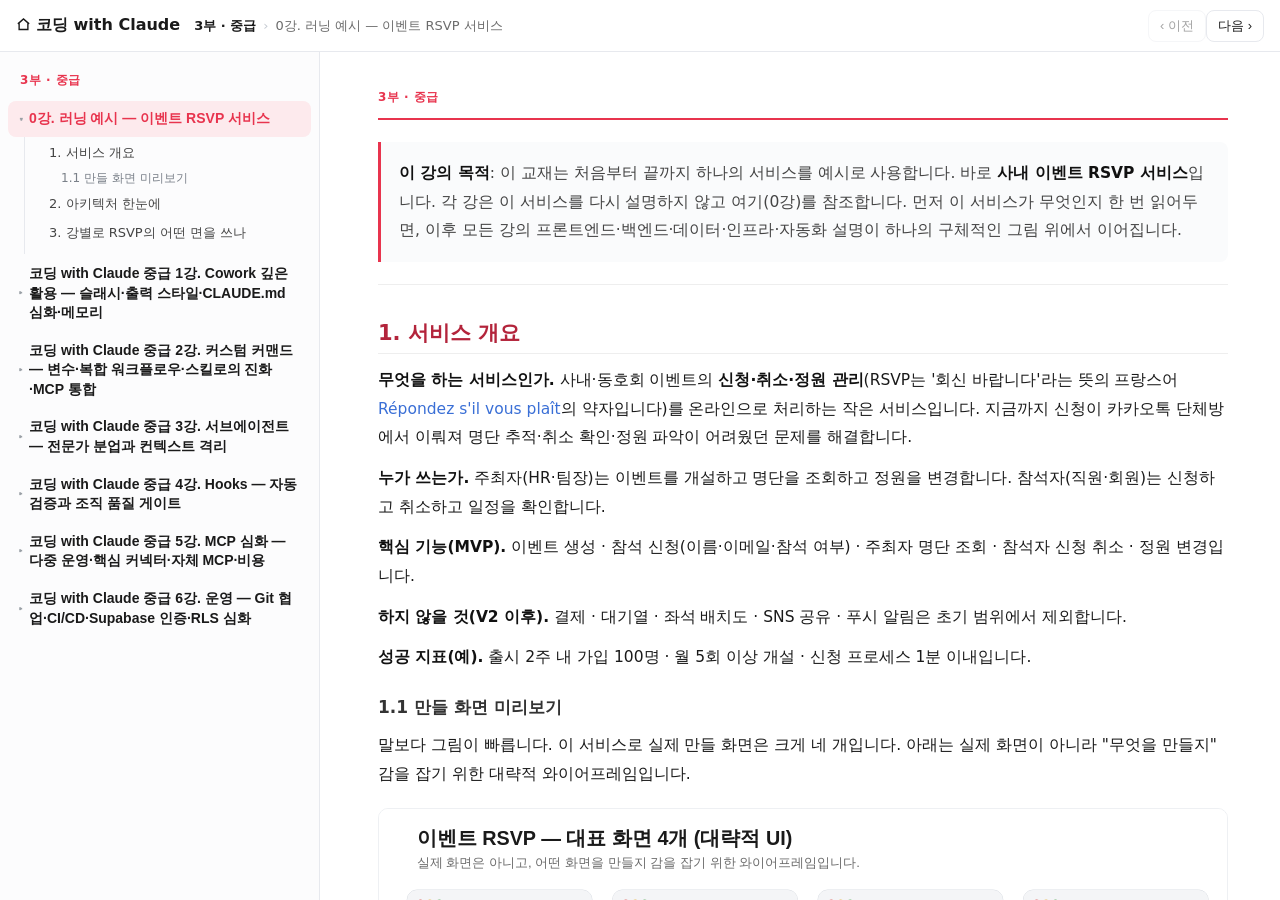
<file: part3.html>
<!doctype html><html lang="ko"><head>
<meta charset="utf-8"><meta name="viewport" content="width=device-width, initial-scale=1">
<title>3부 · 중급 · 코딩 with Claude</title><link rel="stylesheet" href="assets/style.css">
</head><body class="reader">
<header class="topbar">
  <a class="home" href="index.html"><svg width="15" height="15" viewBox="0 0 24 24" fill="none" stroke="currentColor" stroke-width="2.2" style="vertical-align:-2px;margin-right:5px"><path d="M3 11l9-8 9 8"/><path d="M5 10v10h14V10"/></svg>코딩 with Claude</a>
  <div class="crumb" id="crumb"></div>
  <div class="nav-btns"><button id="prevBtn">&#8249; 이전</button><button id="nextBtn">다음 &#8250;</button></div>
</header>
<div class="layout">
  <aside class="sidebar" id="sidebar"><div class="sidebar-title">3부 · 중급</div><nav class="toc" id="toc">
<div class="toc-doc">
<button class="toc-doc-btn" data-doc="0"><span class="caret">▸</span><span class="lbl">0강. 러닝 예시 — 이벤트 RSVP 서비스</span></button>
<div class="toc-sub" data-for="0">
<div class="toc-l2-wrap">
<a class="toc-l2" href="#d0-h1" data-doc="0" data-target="d0-h1">1. 서비스 개요</a>
<div class="toc-l3">
<a class="toc-l3-a" href="#d0-h2" data-doc="0" data-target="d0-h2">1.1 만들 화면 미리보기</a>
</div>
</div>
<div class="toc-l2-wrap">
<a class="toc-l2" href="#d0-h3" data-doc="0" data-target="d0-h3">2. 아키텍처 한눈에</a>
</div>
<div class="toc-l2-wrap">
<a class="toc-l2" href="#d0-h4" data-doc="0" data-target="d0-h4">3. 강별로 RSVP의 어떤 면을 쓰나</a>
</div>
</div></div>
<div class="toc-doc">
<button class="toc-doc-btn" data-doc="1"><span class="caret">▸</span><span class="lbl">코딩 with Claude 중급 1강. Cowork 깊은 활용 — 슬래시·출력 스타일·CLAUDE.md 심화·메모리</span></button>
<div class="toc-sub" data-for="1">
<div class="toc-l2-wrap">
<a class="toc-l2" href="#d1-h1" data-doc="1" data-target="d1-h1">0. 들어가며 — &quot;써본 도구&quot;에서 &quot;손에 익은 도구&quot;로</a>
</div>
<div class="toc-l2-wrap">
<a class="toc-l2" href="#d1-h2" data-doc="1" data-target="d1-h2">1. 슬래시 명령 풀세트 — 메타 작업 단축키 마스터</a>
<div class="toc-l3">
<a class="toc-l3-a" href="#d1-h3" data-doc="1" data-target="d1-h3">1.1 컨텍스트·세션 관리</a>
<a class="toc-l3-a" href="#d1-h4" data-doc="1" data-target="d1-h4">1.2 출력·표시 제어</a>
<a class="toc-l3-a" href="#d1-h5" data-doc="1" data-target="d1-h5">1.3 작업 자동화</a>
<a class="toc-l3-a" href="#d1-h6" data-doc="1" data-target="d1-h6">1.4 환경·설정</a>
</div>
</div>
<div class="toc-l2-wrap">
<a class="toc-l2" href="#d1-h7" data-doc="1" data-target="d1-h7">2. 출력 스타일(/output-style) — 본인 톤·언어·형식 맞춤</a>
<div class="toc-l3">
<a class="toc-l3-a" href="#d1-h8" data-doc="1" data-target="d1-h8">2.1 출력 스타일이 무엇인가</a>
<a class="toc-l3-a" href="#d1-h9" data-doc="1" data-target="d1-h9">2.2 기본 제공 스타일</a>
<a class="toc-l3-a" href="#d1-h10" data-doc="1" data-target="d1-h10">2.3 본인 스타일 만들기</a>
<a class="toc-l3-a" href="#d1-h11" data-doc="1" data-target="d1-h11">2.4 스타일 적용</a>
</div>
</div>
<div class="toc-l2-wrap">
<a class="toc-l2" href="#d1-h12" data-doc="1" data-target="d1-h12">3. 상태표시줄(statusline) 커스터마이즈</a>
<div class="toc-l3">
<a class="toc-l3-a" href="#d1-h13" data-doc="1" data-target="d1-h13">3.1 statusline이 무엇인가</a>
<a class="toc-l3-a" href="#d1-h14" data-doc="1" data-target="d1-h14">3.2 statusline 설정 방법</a>
<a class="toc-l3-a" href="#d1-h15" data-doc="1" data-target="d1-h15">3.3 자주 쓰는 statusline 정보</a>
</div>
</div>
<div class="toc-l2-wrap">
<a class="toc-l2" href="#d1-h16" data-doc="1" data-target="d1-h16">4. CLAUDE.md 심화 — 프로젝트 vs 글로벌, 모듈형 룰</a>
<div class="toc-l3">
<a class="toc-l3-a" href="#d1-h17" data-doc="1" data-target="d1-h17">4.1 위치별 CLAUDE.md</a>
<a class="toc-l3-a" href="#d1-h18" data-doc="1" data-target="d1-h18">4.2 모듈형 룰 시스템</a>
<a class="toc-l3-a" href="#d1-h19" data-doc="1" data-target="d1-h19">4.3 좋은 CLAUDE.md의 영역</a>
</div>
</div>
<div class="toc-l2-wrap">
<a class="toc-l2" href="#d1-h20" data-doc="1" data-target="d1-h20">5. 대규모 코드 변경 흐름 — 탐색·재현·가설·검증</a>
<div class="toc-l3">
<a class="toc-l3-a" href="#d1-h21" data-doc="1" data-target="d1-h21">5.1 코드베이스 탐색 → 버그 수정 흐름</a>
<a class="toc-l3-a" href="#d1-h22" data-doc="1" data-target="d1-h22">5.2 리팩토링과 Extended Thinking</a>
<a class="toc-l3-a" href="#d1-h23" data-doc="1" data-target="d1-h23">5.3 Plan Mode와 PR 생성</a>
</div>
</div>
<div class="toc-l2-wrap">
<a class="toc-l2" href="#d1-h24" data-doc="1" data-target="d1-h24">6. 메모리 3계층 — 어디에 무엇을, 얼마나 오래 기억하나</a>
<div class="toc-l3">
<a class="toc-l3-a" href="#d1-h25" data-doc="1" data-target="d1-h25">6.1 메모리 3계층 구조</a>
<a class="toc-l3-a" href="#d1-h26" data-doc="1" data-target="d1-h26">6.2 프로젝트 CLAUDE.md 작성법 상세</a>
<a class="toc-l3-a" href="#d1-h27" data-doc="1" data-target="d1-h27">6.3 Auto Memory 운영 원칙</a>
</div>
</div>
<div class="toc-l2-wrap">
<a class="toc-l2" href="#d1-h28" data-doc="1" data-target="d1-h28">7. Auto Memory 의도적 운영</a>
<div class="toc-l3">
<a class="toc-l3-a" href="#d1-h29" data-doc="1" data-target="d1-h29">7.1 Auto Memory가 무엇인가</a>
<a class="toc-l3-a" href="#d1-h30" data-doc="1" data-target="d1-h30">7.2 메모리의 4가지 종류</a>
<a class="toc-l3-a" href="#d1-h31" data-doc="1" data-target="d1-h31">7.3 메모리 디렉토리 구조</a>
<a class="toc-l3-a" href="#d1-h32" data-doc="1" data-target="d1-h32">8.3 도구별 권한 분리</a>
<a class="toc-l3-a" href="#d1-h33" data-doc="1" data-target="d1-h33">8.4 샌드박싱과 설정 우선순위</a>
</div>
</div>
<div class="toc-l2-wrap">
<a class="toc-l2" href="#d1-h34" data-doc="1" data-target="d1-h34">9. 컨텍스트 모니터링 —/cost·토큰 사용량 추적</a>
<div class="toc-l3">
<a class="toc-l3-a" href="#d1-h35" data-doc="1" data-target="d1-h35">9.1 왜 컨텍스트를 모니터링하나</a>
<a class="toc-l3-a" href="#d1-h36" data-doc="1" data-target="d1-h36">9.2 모니터링 도구</a>
<a class="toc-l3-a" href="#d1-h37" data-doc="1" data-target="d1-h37">9.3 컨텍스트 한도 도달 시 대응</a>
<a class="toc-l3-a" href="#d1-h38" data-doc="1" data-target="d1-h38">9.4 모델 선택 정책</a>
</div>
</div>
<div class="toc-l2-wrap">
<a class="toc-l2" href="#d1-h39" data-doc="1" data-target="d1-h39">10. 도트파일(.claude/) 운영 — 팀 공유 가능한 설정</a>
<div class="toc-l3">
<a class="toc-l3-a" href="#d1-h40" data-doc="1" data-target="d1-h40">10.1 도트파일이 무엇인가</a>
<a class="toc-l3-a" href="#d1-h41" data-doc="1" data-target="d1-h41">10.2 표준 구조</a>
<a class="toc-l3-a" href="#d1-h42" data-doc="1" data-target="d1-h42">10.3 팀 공유 패턴</a>
<a class="toc-l3-a" href="#d1-h43" data-doc="1" data-target="d1-h43">10.4.gitignore패턴</a>
</div>
</div>
<div class="toc-l2-wrap">
<a class="toc-l2" href="#d1-h44" data-doc="1" data-target="d1-h44">용어 정리</a>
</div>
<div class="toc-l2-wrap">
<a class="toc-l2" href="#d1-h45" data-doc="1" data-target="d1-h45">한눈에 정리</a>
</div>
</div></div>
<div class="toc-doc">
<button class="toc-doc-btn" data-doc="2"><span class="caret">▸</span><span class="lbl">코딩 with Claude 중급 2강. 커스텀 커맨드 — 변수·복합 워크플로우·스킬로의 진화·MCP 통합</span></button>
<div class="toc-sub" data-for="2">
<div class="toc-l2-wrap">
<a class="toc-l2" href="#d2-h1" data-doc="2" data-target="d2-h1">0. 들어가며 — 단축키에서 자산으로</a>
</div>
<div class="toc-l2-wrap">
<a class="toc-l2" href="#d2-h2" data-doc="2" data-target="d2-h2">1..claude/commands/폴더 구조와 우선순위</a>
<div class="toc-l3">
<a class="toc-l3-a" href="#d2-h3" data-doc="2" data-target="d2-h3">1.1 위치별 우선순위</a>
<a class="toc-l3-a" href="#d2-h4" data-doc="2" data-target="d2-h4">1.2 파일 형식 — 파일명이 곧 명령어</a>
<a class="toc-l3-a" href="#d2-h5" data-doc="2" data-target="d2-h5">1.3 마크다운 본문 = 시스템 프롬프트</a>
<a class="toc-l3-a" href="#d2-h6" data-doc="2" data-target="d2-h6">1.4 한국어 명령어</a>
</div>
</div>
<div class="toc-l2-wrap">
<a class="toc-l2" href="#d2-h7" data-doc="2" data-target="d2-h7">2. 변수와 동적 커맨드</a>
<div class="toc-l3">
<a class="toc-l3-a" href="#d2-h8" data-doc="2" data-target="d2-h8">2.1 위치 변수</a>
<a class="toc-l3-a" href="#d2-h9" data-doc="2" data-target="d2-h9">2.2 명명 변수</a>
<a class="toc-l3-a" href="#d2-h10" data-doc="2" data-target="d2-h10">2.3 기본값과 필수값</a>
<a class="toc-l3-a" href="#d2-h11" data-doc="2" data-target="d2-h11">2.4 변수 활용 예시</a>
</div>
</div>
<div class="toc-l2-wrap">
<a class="toc-l2" href="#d2-h12" data-doc="2" data-target="d2-h12">3. 커맨드에서 스킬로의 진화</a>
<div class="toc-l3">
<a class="toc-l3-a" href="#d2-h13" data-doc="2" data-target="d2-h13">3.1 커맨드 vs 스킬 — 언제 업그레이드할까</a>
<a class="toc-l3-a" href="#d2-h14" data-doc="2" data-target="d2-h14">3.2 스킬의 폴더 구조</a>
<a class="toc-l3-a" href="#d2-h15" data-doc="2" data-target="d2-h15">3.3 SKILL.md 프론트매터 핵심</a>
<a class="toc-l3-a" href="#d2-h16" data-doc="2" data-target="d2-h16">3.4 권한 제어 — 자동/수동 호출 구분</a>
<a class="toc-l3-a" href="#d2-h17" data-doc="2" data-target="d2-h17">3.5 스킬의 두 가지 진입로 — 명시 호출과 자동 감지</a>
</div>
</div>
<div class="toc-l2-wrap">
<a class="toc-l2" href="#d2-h18" data-doc="2" data-target="d2-h18">4. 복합 워크플로우 — 여러 단계를 잇는다</a>
<div class="toc-l3">
<a class="toc-l3-a" href="#d2-h19" data-doc="2" data-target="d2-h19">4.1 단순 명령 vs 복합 워크플로우</a>
<a class="toc-l3-a" href="#d2-h20" data-doc="2" data-target="d2-h20">4.2 단계 명시 패턴</a>
<a class="toc-l3-a" href="#d2-h21" data-doc="2" data-target="d2-h21">4.3 단계 사이 검증·재실행</a>
<a class="toc-l3-a" href="#d2-h22" data-doc="2" data-target="d2-h22">4.4 파이프라인 — 출력이 다음 입력</a>
</div>
</div>
<div class="toc-l2-wrap">
<a class="toc-l2" href="#d2-h23" data-doc="2" data-target="d2-h23">5. 외부 도구(MCP) 통합</a>
<div class="toc-l3">
<a class="toc-l3-a" href="#d2-h24" data-doc="2" data-target="d2-h24">5.1 커맨드 안에서 MCP 호출</a>
<a class="toc-l3-a" href="#d2-h25" data-doc="2" data-target="d2-h25">5.2 여러 MCP 조합 패턴</a>
<a class="toc-l3-a" href="#d2-h26" data-doc="2" data-target="d2-h26">5.3 인증·권한 관리</a>
<a class="toc-l3-a" href="#d2-h27" data-doc="2" data-target="d2-h27">5.4 스킬 + MCP 조합 패턴</a>
<a class="toc-l3-a" href="#d2-h28" data-doc="2" data-target="d2-h28">5.5 스킬 + CLAUDE.md 조합</a>
</div>
</div>
<div class="toc-l2-wrap">
<a class="toc-l2" href="#d2-h29" data-doc="2" data-target="d2-h29">6. 커맨드·스킬의 완성도 — 테스트와 판단 기준</a>
<div class="toc-l3">
<a class="toc-l3-a" href="#d2-h30" data-doc="2" data-target="d2-h30">6.1 처음 만든 커맨드는 거의 안 맞습니다</a>
<a class="toc-l3-a" href="#d2-h31" data-doc="2" data-target="d2-h31">6.2 자주 막히는 패턴</a>
<a class="toc-l3-a" href="#d2-h32" data-doc="2" data-target="d2-h32">6.3 좋은 커맨드의 일곱 가지 요소</a>
<a class="toc-l3-a" href="#d2-h33" data-doc="2" data-target="d2-h33">6.4 커맨드·스킬 vs 서브에이전트 — 선택 기준</a>
</div>
</div>
<div class="toc-l2-wrap">
<a class="toc-l2" href="#d2-h34" data-doc="2" data-target="d2-h34">7. 팀 자산화 — 커맨드·스킬을 조직 자산으로</a>
<div class="toc-l3">
<a class="toc-l3-a" href="#d2-h35" data-doc="2" data-target="d2-h35">7.1 팀 공통 커맨드의 가치</a>
<a class="toc-l3-a" href="#d2-h36" data-doc="2" data-target="d2-h36">7.2 사내 저장소 구조</a>
<a class="toc-l3-a" href="#d2-h37" data-doc="2" data-target="d2-h37">7.3 기여 워크플로우</a>
</div>
</div>
<div class="toc-l2-wrap">
<a class="toc-l2" href="#d2-h38" data-doc="2" data-target="d2-h38">용어 정리</a>
</div>
<div class="toc-l2-wrap">
<a class="toc-l2" href="#d2-h39" data-doc="2" data-target="d2-h39">한눈에 정리</a>
</div>
</div></div>
<div class="toc-doc">
<button class="toc-doc-btn" data-doc="3"><span class="caret">▸</span><span class="lbl">코딩 with Claude 중급 3강. 서브에이전트 — 전문가 분업과 컨텍스트 격리</span></button>
<div class="toc-sub" data-for="3">
<div class="toc-l2-wrap">
<a class="toc-l2" href="#d3-h1" data-doc="3" data-target="d3-h1">0. 들어가며 — 한 작업을 여러 전문가 AI에 나눈다</a>
</div>
<div class="toc-l2-wrap">
<a class="toc-l2" href="#d3-h2" data-doc="3" data-target="d3-h2">1..claude/agents/폴더 구조</a>
<div class="toc-l3">
<a class="toc-l3-a" href="#d3-h3" data-doc="3" data-target="d3-h3">1.1 위치</a>
<a class="toc-l3-a" href="#d3-h4" data-doc="3" data-target="d3-h4">1.2 파일 형식 — markdown + frontmatter</a>
<a class="toc-l3-a" href="#d3-h5" data-doc="3" data-target="d3-h5">1.3 frontmatter 필드</a>
</div>
</div>
<div class="toc-l2-wrap">
<a class="toc-l2" href="#d3-h6" data-doc="3" data-target="d3-h6">2. 6개 대표 서브에이전트</a>
<div class="toc-l3">
<a class="toc-l3-a" href="#d3-h7" data-doc="3" data-target="d3-h7">2.1 코드 리뷰 에이전트 (code-reviewer)</a>
<a class="toc-l3-a" href="#d3-h8" data-doc="3" data-target="d3-h8">2.2 UI/UX 검토 에이전트 (ui-reviewer)</a>
<a class="toc-l3-a" href="#d3-h9" data-doc="3" data-target="d3-h9">2.3 보안 검토 에이전트 (security-reviewer)</a>
<a class="toc-l3-a" href="#d3-h10" data-doc="3" data-target="d3-h10">2.4 문서화 에이전트 (docs-updater)</a>
<a class="toc-l3-a" href="#d3-h11" data-doc="3" data-target="d3-h11">2.5 테스트 작성 에이전트 (test-writer)</a>
<a class="toc-l3-a" href="#d3-h12" data-doc="3" data-target="d3-h12">2.6 번역 에이전트 (translator)</a>
</div>
</div>
<div class="toc-l2-wrap">
<a class="toc-l2" href="#d3-h13" data-doc="3" data-target="d3-h13">3. 격리 컨텍스트 — 왜 토큰을 절약하는가</a>
<div class="toc-l3">
<a class="toc-l3-a" href="#d3-h14" data-doc="3" data-target="d3-h14">3.1 메인 에이전트의 관점</a>
<a class="toc-l3-a" href="#d3-h15" data-doc="3" data-target="d3-h15">3.2 서브에이전트의 관점</a>
<a class="toc-l3-a" href="#d3-h16" data-doc="3" data-target="d3-h16">3.3 주의 — 컨텍스트 단절</a>
</div>
</div>
<div class="toc-l2-wrap">
<a class="toc-l2" href="#d3-h17" data-doc="3" data-target="d3-h17">4. 호출 패턴 — 명시·자동 · 병렬·순차</a>
<div class="toc-l3">
<a class="toc-l3-a" href="#d3-h18" data-doc="3" data-target="d3-h18">4.1 명시 호출 —/agents &lt;name&gt;</a>
<a class="toc-l3-a" href="#d3-h19" data-doc="3" data-target="d3-h19">4.2 자동 분배 — 메인 에이전트가 결정</a>
<a class="toc-l3-a" href="#d3-h20" data-doc="3" data-target="d3-h20">4.3 병렬 vs 순차</a>
</div>
</div>
<div class="toc-l2-wrap">
<a class="toc-l2" href="#d3-h21" data-doc="3" data-target="d3-h21">5. 컨텍스트 절약 효과 — 메인 단독 vs 메인+서브</a>
<div class="toc-l3">
<a class="toc-l3-a" href="#d3-h22" data-doc="3" data-target="d3-h22">5.1 두 방식의 비교</a>
<a class="toc-l3-a" href="#d3-h23" data-doc="3" data-target="d3-h23">5.2 트레이드오프 — 서브가 항상 이득은 아니다</a>
</div>
</div>
<div class="toc-l2-wrap">
<a class="toc-l2" href="#d3-h24" data-doc="3" data-target="d3-h24">6. 서브에이전트 vs 슬래시 명령 — 언제 무엇을</a>
<div class="toc-l3">
<a class="toc-l3-a" href="#d3-h25" data-doc="3" data-target="d3-h25">6.1 슬래시 명령(스킬)을 쓸 때</a>
<a class="toc-l3-a" href="#d3-h26" data-doc="3" data-target="d3-h26">6.2 서브에이전트를 쓸 때</a>
<a class="toc-l3-a" href="#d3-h27" data-doc="3" data-target="d3-h27">6.3 비교표와 의사결정</a>
</div>
</div>
<div class="toc-l2-wrap">
<a class="toc-l2" href="#d3-h28" data-doc="3" data-target="d3-h28">7. IT 기획자 실무 — 자주 위임하는 작업</a>
<div class="toc-l3">
<a class="toc-l3-a" href="#d3-h29" data-doc="3" data-target="d3-h29">7.1 사내 위키 검색 서브에이전트 (wiki-searcher)</a>
<a class="toc-l3-a" href="#d3-h30" data-doc="3" data-target="d3-h30">7.2 고객 피드백 분류 서브에이전트 (feedback-classifier)</a>
<a class="toc-l3-a" href="#d3-h31" data-doc="3" data-target="d3-h31">7.3 주간 보고서 초안 서브에이전트 (weekly-report-drafter)</a>
</div>
</div>
<div class="toc-l2-wrap">
<a class="toc-l2" href="#d3-h32" data-doc="3" data-target="d3-h32">8. 함정 — 흔히 빠지는 다섯 가지</a>
<div class="toc-l3">
<a class="toc-l3-a" href="#d3-h33" data-doc="3" data-target="d3-h33">8.1 너무 작은 작업을 서브에이전트로 쪼개기</a>
<a class="toc-l3-a" href="#d3-h34" data-doc="3" data-target="d3-h34">8.2 컨텍스트를 명시하지 않아 서브가 헤매기</a>
<a class="toc-l3-a" href="#d3-h35" data-doc="3" data-target="d3-h35">8.3 비용 폭주 — 병렬 실행의 역효과</a>
<a class="toc-l3-a" href="#d3-h36" data-doc="3" data-target="d3-h36">8.4 서브 결과를 메인이 정리하지 않기</a>
<a class="toc-l3-a" href="#d3-h37" data-doc="3" data-target="d3-h37">8.5 정의 파일 자체의 함정</a>
</div>
</div>
<div class="toc-l2-wrap">
<a class="toc-l2" href="#d3-h38" data-doc="3" data-target="d3-h38">용어 정리</a>
</div>
<div class="toc-l2-wrap">
<a class="toc-l2" href="#d3-h39" data-doc="3" data-target="d3-h39">한눈에 정리</a>
</div>
</div></div>
<div class="toc-doc">
<button class="toc-doc-btn" data-doc="4"><span class="caret">▸</span><span class="lbl">코딩 with Claude 중급 4강. Hooks — 자동 검증과 조직 품질 게이트</span></button>
<div class="toc-sub" data-for="4">
<div class="toc-l2-wrap">
<a class="toc-l2" href="#d4-h1" data-doc="4" data-target="d4-h1">0. 들어가며 — 사람이 깜빡해도 기계가 챙긴다</a>
</div>
<div class="toc-l2-wrap">
<a class="toc-l2" href="#d4-h2" data-doc="4" data-target="d4-h2">1. Hook vs CLAUDE.md 규칙 — 본질의 차이</a>
</div>
<div class="toc-l2-wrap">
<a class="toc-l2" href="#d4-h3" data-doc="4" data-target="d4-h3">2. 훅 트리거 이벤트 — 라이프사이클 카탈로그</a>
<div class="toc-l3">
<a class="toc-l3-a" href="#d4-h4" data-doc="4" data-target="d4-h4">2.1 Cowork이 제공하는 훅 이벤트</a>
<a class="toc-l3-a" href="#d4-h5" data-doc="4" data-target="d4-h5">2.2 이벤트가 전달하는 데이터</a>
</div>
</div>
<div class="toc-l2-wrap">
<a class="toc-l2" href="#d4-h6" data-doc="4" data-target="d4-h6">3. 훅 정의 형식과 입출력 데이터</a>
<div class="toc-l3">
<a class="toc-l3-a" href="#d4-h7" data-doc="4" data-target="d4-h7">3.1 settings.json — 훅 등록 방식</a>
<a class="toc-l3-a" href="#d4-h8" data-doc="4" data-target="d4-h8">3.2 훅이 받는 입력과 반환값</a>
</div>
</div>
<div class="toc-l2-wrap">
<a class="toc-l2" href="#d4-h9" data-doc="4" data-target="d4-h9">4. 설정 범위 — 5단계 우선순위 계층</a>
<div class="toc-l3">
<a class="toc-l3-a" href="#d4-h10" data-doc="4" data-target="d4-h10">4.1 배열 설정은 덮어쓰지 않고 병합된다</a>
<a class="toc-l3-a" href="#d4-h11" data-doc="4" data-target="d4-h11">4.2 레거시 폴더 방식</a>
</div>
</div>
<div class="toc-l2-wrap">
<a class="toc-l2" href="#d4-h12" data-doc="4" data-target="d4-h12">5. 5개 대표 hook 사례</a>
<div class="toc-l3">
<a class="toc-l3-a" href="#d4-h13" data-doc="4" data-target="d4-h13">5.1 ESLint·Prettier 자동 실행 (PostToolUse / before_file_save)</a>
<a class="toc-l3-a" href="#d4-h14" data-doc="4" data-target="d4-h14">5.2 비밀 키 누출 검사 (PreToolUse / before_command)</a>
<a class="toc-l3-a" href="#d4-h15" data-doc="4" data-target="d4-h15">5.3 단위 테스트 자동 실행 (PostToolUse / after_file_save)</a>
<a class="toc-l3-a" href="#d4-h16" data-doc="4" data-target="d4-h16">5.4 작업 완료 슬랙 알림 (SessionEnd)</a>
<a class="toc-l3-a" href="#d4-h17" data-doc="4" data-target="d4-h17">5.5 위험 명령 차단 (PreToolUse)</a>
<a class="toc-l3-a" href="#d4-h18" data-doc="4" data-target="d4-h18">5.6 자동 lint + 사내 양식 검증 (PostToolUse)</a>
<a class="toc-l3-a" href="#d4-h19" data-doc="4" data-target="d4-h19">5.7 작업 시간·토큰 자동 로깅 (SessionEnd)</a>
</div>
</div>
<div class="toc-l2-wrap">
<a class="toc-l2" href="#d4-h20" data-doc="4" data-target="d4-h20">6. 훅과 확장 기능 조합하기</a>
<div class="toc-l3">
<a class="toc-l3-a" href="#d4-h21" data-doc="4" data-target="d4-h21">6.1 훅 + MCP — 외부 서비스 자동 연동</a>
<a class="toc-l3-a" href="#d4-h22" data-doc="4" data-target="d4-h22">6.2 훅 + 서브에이전트 — 자동 분석 위임</a>
<a class="toc-l3-a" href="#d4-h23" data-doc="4" data-target="d4-h23">6.3 훅 + CLAUDE.md — 규칙 자동 검증</a>
</div>
</div>
<div class="toc-l2-wrap">
<a class="toc-l2" href="#d4-h24" data-doc="4" data-target="d4-h24">7. 자연어 hook — 코드 없이 작성하기</a>
<div class="toc-l3">
<a class="toc-l3-a" href="#d4-h25" data-doc="4" data-target="d4-h25">7.1 자연어로 hook 정의</a>
<a class="toc-l3-a" href="#d4-h26" data-doc="4" data-target="d4-h26">7.2 자연어 vs 스크립트 — 무엇을 언제</a>
</div>
</div>
<div class="toc-l2-wrap">
<a class="toc-l2" href="#d4-h27" data-doc="4" data-target="d4-h27">8. 조직 차원 품질 게이트 설계</a>
<div class="toc-l3">
<a class="toc-l3-a" href="#d4-h28" data-doc="4" data-target="d4-h28">8.1 품질 게이트란</a>
<a class="toc-l3-a" href="#d4-h29" data-doc="4" data-target="d4-h29">8.2 표준 품질 게이트 5가지</a>
<a class="toc-l3-a" href="#d4-h30" data-doc="4" data-target="d4-h30">8.3 사내 hook 라이브러리</a>
<a class="toc-l3-a" href="#d4-h31" data-doc="4" data-target="d4-h31">8.4 거버넌스 — 누가 hook을 추가하나</a>
</div>
</div>
<div class="toc-l2-wrap">
<a class="toc-l2" href="#d4-h32" data-doc="4" data-target="d4-h32">9. 함정 — 흔히 빠지는 다섯 가지</a>
<div class="toc-l3">
<a class="toc-l3-a" href="#d4-h33" data-doc="4" data-target="d4-h33">9.1 hook이 너무 많아 모든 게 느려진다</a>
<a class="toc-l3-a" href="#d4-h34" data-doc="4" data-target="d4-h34">9.2 hook이 실패하면 사용자가 막힌다</a>
<a class="toc-l3-a" href="#d4-h35" data-doc="4" data-target="d4-h35">9.3 비밀 정보를 hook 환경변수에 노출한다</a>
<a class="toc-l3-a" href="#d4-h36" data-doc="4" data-target="d4-h36">9.4 디버깅이 어렵다</a>
<a class="toc-l3-a" href="#d4-h37" data-doc="4" data-target="d4-h37">9.5 회사 정책을 개인이 무시한다</a>
</div>
</div>
<div class="toc-l2-wrap">
<a class="toc-l2" href="#d4-h38" data-doc="4" data-target="d4-h38">용어 정리</a>
</div>
<div class="toc-l2-wrap">
<a class="toc-l2" href="#d4-h39" data-doc="4" data-target="d4-h39">한눈에 정리</a>
</div>
</div></div>
<div class="toc-doc">
<button class="toc-doc-btn" data-doc="5"><span class="caret">▸</span><span class="lbl">코딩 with Claude 중급 5강. MCP 심화 — 다중 운영·핵심 커넥터·자체 MCP·비용</span></button>
<div class="toc-sub" data-for="5">
<div class="toc-l2-wrap">
<a class="toc-l2" href="#d5-h1" data-doc="5" data-target="d5-h1">0. 들어가며 — MCP 하나에서 여럿의 협력으로</a>
</div>
<div class="toc-l2-wrap">
<a class="toc-l2" href="#d5-h2" data-doc="5" data-target="d5-h2">1. MCP 10~20개 동시 운영 — 토큰·컨텍스트 관리</a>
<div class="toc-l3">
<a class="toc-l3-a" href="#d5-h3" data-doc="5" data-target="d5-h3">1.1 MCP 메타데이터 비용</a>
<a class="toc-l3-a" href="#d5-h4" data-doc="5" data-target="d5-h4">1.2 MCP 운영 4패턴</a>
<a class="toc-l3-a" href="#d5-h5" data-doc="5" data-target="d5-h5">1.3 MCP 카테고리별 정리</a>
</div>
</div>
<div class="toc-l2-wrap">
<a class="toc-l2" href="#d5-h6" data-doc="5" data-target="d5-h6">2. 6개 핵심 MCP 심화 활용</a>
<div class="toc-l3">
<a class="toc-l3-a" href="#d5-h7" data-doc="5" data-target="d5-h7">2.1 Notion MCP</a>
<a class="toc-l3-a" href="#d5-h8" data-doc="5" data-target="d5-h8">2.2 Playwright MCP</a>
<a class="toc-l3-a" href="#d5-h9" data-doc="5" data-target="d5-h9">2.3 GitHub MCP</a>
<a class="toc-l3-a" href="#d5-h10" data-doc="5" data-target="d5-h10">2.4 Sentry MCP</a>
<a class="toc-l3-a" href="#d5-h11" data-doc="5" data-target="d5-h11">2.5 Stripe·Toss MCP (결제)</a>
<a class="toc-l3-a" href="#d5-h12" data-doc="5" data-target="d5-h12">2.6 Supabase MCP (입문 복습 + 심화)</a>
</div>
</div>
<div class="toc-l2-wrap">
<a class="toc-l2" href="#d5-h13" data-doc="5" data-target="d5-h13">3. MCP 서버 설치·관리 실무</a>
<div class="toc-l3">
<a class="toc-l3-a" href="#d5-h14" data-doc="5" data-target="d5-h14">3.1 인기 MCP 서버와 실행 방식</a>
<a class="toc-l3-a" href="#d5-h15" data-doc="5" data-target="d5-h15">3.2 서버 추가·관리의 기본 명령</a>
<a class="toc-l3-a" href="#d5-h16" data-doc="5" data-target="d5-h16">3.3 설정 파일 직접 편집</a>
<a class="toc-l3-a" href="#d5-h17" data-doc="5" data-target="d5-h17">3.4 npx vs uvx — Node와 Python의 갈림</a>
<a class="toc-l3-a" href="#d5-h18" data-doc="5" data-target="d5-h18">3.5 트러블슈팅 — 자주 막히는 곳</a>
</div>
</div>
<div class="toc-l2-wrap">
<a class="toc-l2" href="#d5-h19" data-doc="5" data-target="d5-h19">4. 자체 MCP 사용 입문</a>
<div class="toc-l3">
<a class="toc-l3-a" href="#d5-h20" data-doc="5" data-target="d5-h20">4.1 자체 MCP란 무엇인가</a>
<a class="toc-l3-a" href="#d5-h21" data-doc="5" data-target="d5-h21">4.2 자체 MCP 사용 흐름</a>
<a class="toc-l3-a" href="#d5-h22" data-doc="5" data-target="d5-h22">4.3 사용 예시</a>
</div>
</div>
<div class="toc-l2-wrap">
<a class="toc-l2" href="#d5-h23" data-doc="5" data-target="d5-h23">5. MCP 비용 정책</a>
<div class="toc-l3">
<a class="toc-l3-a" href="#d5-h24" data-doc="5" data-target="d5-h24">5.1 MCP 자체는 무료</a>
<a class="toc-l3-a" href="#d5-h25" data-doc="5" data-target="d5-h25">5.2 비용 절감 4패턴</a>
<a class="toc-l3-a" href="#d5-h26" data-doc="5" data-target="d5-h26">5.3 비용 모니터링</a>
</div>
</div>
<div class="toc-l2-wrap">
<a class="toc-l2" href="#d5-h27" data-doc="5" data-target="d5-h27">6. 함정 — 다중 운영에서 흔히 빠지는 다섯 가지</a>
<div class="toc-l3">
<a class="toc-l3-a" href="#d5-h28" data-doc="5" data-target="d5-h28">6.1 인증 만료 — 어느 날 갑자기 동작을 멈춘다</a>
<a class="toc-l3-a" href="#d5-h29" data-doc="5" data-target="d5-h29">6.2 권한 폭발 — MCP가 너무 많은 일을 할 수 있다</a>
<a class="toc-l3-a" href="#d5-h30" data-doc="5" data-target="d5-h30">6.3 데이터 유출 — MCP가 정보를 밖으로 내보낸다</a>
<a class="toc-l3-a" href="#d5-h31" data-doc="5" data-target="d5-h31">6.4 도구 경합 — 같은 일을 여러 MCP가 할 수 있다</a>
<a class="toc-l3-a" href="#d5-h32" data-doc="5" data-target="d5-h32">6.5 응답 지연 — MCP 서버가 느리다</a>
</div>
</div>
<div class="toc-l2-wrap">
<a class="toc-l2" href="#d5-h33" data-doc="5" data-target="d5-h33">7. MCP와 CI/CD 통합 입문</a>
<div class="toc-l3">
<a class="toc-l3-a" href="#d5-h34" data-doc="5" data-target="d5-h34">7.1 GitHub Actions에서 MCP 호출하기</a>
<a class="toc-l3-a" href="#d5-h35" data-doc="5" data-target="d5-h35">7.2 자동화 시나리오</a>
<a class="toc-l3-a" href="#d5-h36" data-doc="5" data-target="d5-h36">7.3 다음 단계</a>
</div>
</div>
<div class="toc-l2-wrap">
<a class="toc-l2" href="#d5-h37" data-doc="5" data-target="d5-h37">용어 정리</a>
</div>
<div class="toc-l2-wrap">
<a class="toc-l2" href="#d5-h38" data-doc="5" data-target="d5-h38">한눈에 정리</a>
</div>
</div></div>
<div class="toc-doc">
<button class="toc-doc-btn" data-doc="6"><span class="caret">▸</span><span class="lbl">코딩 with Claude 중급 6강. 운영 — Git 협업·CI/CD·Supabase 인증·RLS 심화</span></button>
<div class="toc-sub" data-for="6">
<div class="toc-l2-wrap">
<a class="toc-l2" href="#d6-h1" data-doc="6" data-target="d6-h1">0. 들어가며 — 프로토타입에서 운영 서비스로</a>
</div>
<div class="toc-l2-wrap">
<a class="toc-l2" href="#d6-h2" data-doc="6" data-target="d6-h2">1. 브랜치 전략</a>
<div class="toc-l3">
<a class="toc-l3-a" href="#d6-h3" data-doc="6" data-target="d6-h3">1.1 main 단일 vs 브랜치 분리</a>
<a class="toc-l3-a" href="#d6-h4" data-doc="6" data-target="d6-h4">1.2 브랜치 명명 규칙</a>
</div>
</div>
<div class="toc-l2-wrap">
<a class="toc-l2" href="#d6-h5" data-doc="6" data-target="d6-h5">2. PR(Pull Request) 워크플로우</a>
<div class="toc-l3">
<a class="toc-l3-a" href="#d6-h6" data-doc="6" data-target="d6-h6">2.1 PR이란 무엇인가</a>
<a class="toc-l3-a" href="#d6-h7" data-doc="6" data-target="d6-h7">2.2 좋은 PR의 5요소</a>
<a class="toc-l3-a" href="#d6-h8" data-doc="6" data-target="d6-h8">2.3 PR 자동 리뷰 — 서브에이전트 + GitHub MCP</a>
</div>
</div>
<div class="toc-l2-wrap">
<a class="toc-l2" href="#d6-h9" data-doc="6" data-target="d6-h9">3. rebase vs merge — 언제 어느 것을 쓰나</a>
<div class="toc-l3">
<a class="toc-l3-a" href="#d6-h10" data-doc="6" data-target="d6-h10">3.1 이력을 합치는 세 가지 방식</a>
<a class="toc-l3-a" href="#d6-h11" data-doc="6" data-target="d6-h11">3.2 선택 기준</a>
</div>
</div>
<div class="toc-l2-wrap">
<a class="toc-l2" href="#d6-h12" data-doc="6" data-target="d6-h12">4. 충돌(Conflict) — 해결과 예방</a>
<div class="toc-l3">
<a class="toc-l3-a" href="#d6-h13" data-doc="6" data-target="d6-h13">4.1 충돌은 언제 발생하나</a>
<a class="toc-l3-a" href="#d6-h14" data-doc="6" data-target="d6-h14">4.2 충돌 예방</a>
</div>
</div>
<div class="toc-l2-wrap">
<a class="toc-l2" href="#d6-h15" data-doc="6" data-target="d6-h15">5. GitHub Actions — CI/CD</a>
<div class="toc-l3">
<a class="toc-l3-a" href="#d6-h16" data-doc="6" data-target="d6-h16">5.1 CI/CD란 무엇인가</a>
<a class="toc-l3-a" href="#d6-h17" data-doc="6" data-target="d6-h17">5.2 워크플로우가 담는 것</a>
</div>
</div>
<div class="toc-l2-wrap">
<a class="toc-l2" href="#d6-h18" data-doc="6" data-target="d6-h18">6. OAuth 로그인 — 익명 RSVP의 한계를 넘어</a>
<div class="toc-l3">
<a class="toc-l3-a" href="#d6-h19" data-doc="6" data-target="d6-h19">6.1 왜 로그인이 필요한가</a>
<a class="toc-l3-a" href="#d6-h20" data-doc="6" data-target="d6-h20">6.2 부분 공개 설계</a>
</div>
</div>
<div class="toc-l2-wrap">
<a class="toc-l2" href="#d6-h21" data-doc="6" data-target="d6-h21">7. RLS 정책 심화 설계</a>
<div class="toc-l3">
<a class="toc-l3-a" href="#d6-h22" data-doc="6" data-target="d6-h22">7.1 RLS 6패턴</a>
<a class="toc-l3-a" href="#d6-h23" data-doc="6" data-target="d6-h23">7.2 정책 디버깅</a>
</div>
</div>
<div class="toc-l2-wrap">
<a class="toc-l2" href="#d6-h24" data-doc="6" data-target="d6-h24">8. Realtime 구독</a>
<div class="toc-l3">
<a class="toc-l3-a" href="#d6-h25" data-doc="6" data-target="d6-h25">8.1 Realtime이란</a>
<a class="toc-l3-a" href="#d6-h26" data-doc="6" data-target="d6-h26">8.2 구독의 뼈대</a>
</div>
</div>
<div class="toc-l2-wrap">
<a class="toc-l2" href="#d6-h27" data-doc="6" data-target="d6-h27">9. Edge Functions</a>
<div class="toc-l3">
<a class="toc-l3-a" href="#d6-h28" data-doc="6" data-target="d6-h28">9.1 Edge Function이란</a>
<a class="toc-l3-a" href="#d6-h29" data-doc="6" data-target="d6-h29">9.2 RSVP에서의 사용</a>
</div>
</div>
<div class="toc-l2-wrap">
<a class="toc-l2" href="#d6-h30" data-doc="6" data-target="d6-h30">10. Storage 심화</a>
<div class="toc-l3">
<a class="toc-l3-a" href="#d6-h31" data-doc="6" data-target="d6-h31">10.1 입문에서 다룬 것과의 차이</a>
<a class="toc-l3-a" href="#d6-h32" data-doc="6" data-target="d6-h32">10.2 Signed URL</a>
</div>
</div>
<div class="toc-l2-wrap">
<a class="toc-l2" href="#d6-h33" data-doc="6" data-target="d6-h33">11. 운영을 떠받치는 개발 도구 자동화</a>
</div>
<div class="toc-l2-wrap">
<a class="toc-l2" href="#d6-h34" data-doc="6" data-target="d6-h34">용어 정리</a>
</div>
<div class="toc-l2-wrap">
<a class="toc-l2" href="#d6-h35" data-doc="6" data-target="d6-h35">한눈에 정리</a>
</div>
</div></div>
</nav></aside>
  <div class="resizer" id="resizer"></div>
  <main class="content" id="content"><article class="doc" data-doc="0">
<div class="doc-head"><span class="crumb-part">3부 · 중급</span><h1>0강. 러닝 예시 — 이벤트 RSVP 서비스</h1></div>

<blockquote>
<p><strong>이 강의 목적</strong>: 이 교재는 처음부터 끝까지 하나의 서비스를 예시로 사용합니다. 바로 <strong>사내 이벤트 RSVP 서비스</strong>입니다. 각 강은 이 서비스를 다시 설명하지 않고 여기(0강)를 참조합니다. 먼저 이 서비스가 무엇인지 한 번 읽어두면, 이후 모든 강의 프론트엔드·백엔드·데이터·인프라·자동화 설명이 하나의 구체적인 그림 위에서 이어집니다.</p>
</blockquote>
<hr/>
<h2 id="d0-h1">1. 서비스 개요</h2>
<p><strong>무엇을 하는 서비스인가.</strong> 사내·동호회 이벤트의 <strong>신청·취소·정원 관리</strong>(RSVP는 '회신 바랍니다'라는 뜻의 프랑스어 <em>Répondez s'il vous plaît</em>의 약자입니다)를 온라인으로 처리하는 작은 서비스입니다. 지금까지 신청이 카카오톡 단체방에서 이뤄져 명단 추적·취소 확인·정원 파악이 어려웠던 문제를 해결합니다.</p>
<p><strong>누가 쓰는가.</strong> 주최자(HR·팀장)는 이벤트를 개설하고 명단을 조회하고 정원을 변경합니다. 참석자(직원·회원)는 신청하고 취소하고 일정을 확인합니다.</p>
<p><strong>핵심 기능(MVP).</strong> 이벤트 생성 · 참석 신청(이름·이메일·참석 여부) · 주최자 명단 조회 · 참석자 신청 취소 · 정원 변경입니다.</p>
<p><strong>하지 않을 것(V2 이후).</strong> 결제 · 대기열 · 좌석 배치도 · SNS 공유 · 푸시 알림은 초기 범위에서 제외합니다.</p>
<p><strong>성공 지표(예).</strong> 출시 2주 내 가입 100명 · 월 5회 이상 개설 · 신청 프로세스 1분 이내입니다.</p>
<h3 id="d0-h2">1.1 만들 화면 미리보기</h3>
<p>말보다 그림이 빠릅니다. 이 서비스로 실제 만들 화면은 크게 네 개입니다. 아래는 실제 화면이 아니라 "무엇을 만들지" 감을 잡기 위한 대략적 와이어프레임입니다.</p>
<p><img alt="이벤트 RSVP 대표 화면 4개 — 목록·상세와 신청 폼·내 신청·주최자 대시보드" loading="lazy" src="img/vf0_rsvp_ui.svg"/></p>
<p>참석자는 <strong>① 이벤트 목록</strong>에서 관심 이벤트를 고르고 <strong>② 상세 화면의 신청 폼</strong>으로 참석을 신청하며, <strong>③ 내 신청</strong> 화면에서 확인·취소합니다. 주최자는 <strong>④ 대시보드</strong>에서 신청 현황과 명단을 보고 정원을 조정합니다. 이 네 화면을 기준으로 이후 강의 프론트엔드·백엔드·데이터 설명이 이어집니다.</p>
<hr/>
<h2 id="d0-h3">2. 아키텍처 한눈에</h2>
<p>이 서비스를 프론트엔드·백엔드·데이터·인프라 네 계층으로 나눠 정리하면 다음과 같습니다. 각 계층의 구체적인 원리는 기술 기초 파트(2~5강)에서 이 서비스를 예시로 풀어갑니다.</p>
<p><strong>프론트엔드.</strong> <span class="tt" data-tip="리액트에 서버 기능과 검색 최적화를 더한 프레임워크. 실제 서비스를 만들 때 표준처럼 쓰임.">Next.js</span> + <span class="tt" data-tip="화면을 '컴포넌트'라는 조각으로 나눠 만드는, 가장 널리 쓰는 프론트엔드 라이브러리. 데이터가 바뀌면 화면이 자동으로 다시 그려짐.">React</span> + <span class="tt" data-tip="자바스크립트에 '오타 검사기'를 붙인 버전. 실수를 미리 잡아줘서 큰 프로젝트에서 오류를 줄임.">TypeScript</span>로 만들고, <span class="tt" data-tip="'글자 크게, 파랑, 가운데'처럼 짧은 이름표를 붙여 빠르게 꾸미는 CSS 도구. 별도 디자인 파일 없이 화면에서 바로 스타일링함.">Tailwind CSS</span> + <span class="tt" data-tip="버튼·입력창 같은 예쁜 화면 부품을 복사해다 마음대로 고쳐 쓰는 컴포넌트 모음. 디자인 통일에 편함.">shadcn/ui</span>로 스타일링하며, 폰·태블릿·PC를 아우르는 <span class="tt" data-tip="PC, 태블릿, 폰 등 화면 크기에 맞춰 자동으로 배치가 바뀌는 웹. 기기마다 따로 안 만들어도 됨.">반응형 웹</span>입니다. 페이지 성격에 따라 렌더링 전략을 다르게 씁니다 — 회사 소개·이벤트 상세는 <span class="tt" data-tip="미리 화면을 다 만들어 저장해두고 그대로 보여주는 방식. 매우 빠르고, 블로그·문서 사이트에 적합.">SSG</span>(+시간당 <span class="tt" data-tip="미리 만들어둔 페이지를 일정 주기로 조용히 갱신하는 방식. 빠른 속도와 최신 정보를 둘 다 잡음.">ISR</span>), 이벤트 목록은 <span class="tt" data-tip="서버가 화면을 미리 완성해서 보내주는 방식. 첫 화면이 빨리 뜨고 검색엔진에 잘 잡힘.">SSR</span>, 신청 폼·대시보드는 <span class="tt" data-tip="서버는 빈 껍데기만 주고 브라우저가 화면을 그려내는 방식. 앱처럼 동적이지만 첫 로딩이 느릴 수 있음.">CSR</span>, 개인 신청 내역은 <span class="tt" data-tip="서버가 화면을 미리 완성해서 보내주는 방식. 첫 화면이 빨리 뜨고 검색엔진에 잘 잡힘.">SSR</span>입니다. 대표 화면은 이벤트 목록, 이벤트 상세+신청 폼, 신청 확인/내 신청, 주최자 대시보드 네 개입니다.</p>
<p><strong>백엔드.</strong> Python <span class="tt" data-tip="파이썬으로 빠르고 간편하게 API를 만드는 인기 도구(프레임워크). 속도가 빠르고 문서가 자동 생성돼 최근 많이 쓰임.">FastAPI</span>(대안 <span class="tt" data-tip="웹사이트용 언어(자바스크립트)를 서버에서도 돌릴 수 있게 해주는 환경. 화면과 서버를 같은 언어로 만들 수 있어 널리 쓰임.">Node.js</span>/<span class="tt" data-tip="Node.js 기반으로 구조를 잡아 대규모 서버를 체계적으로 만드는 프레임워크. 규칙이 잘 잡혀 있어 팀 협업과 유지보수에 유리.">NestJS</span>)로 <span class="tt" data-tip="웹에서 데이터를 주고받는 대표적인 규칙(약속). 주소로 자원을 가리키고 '조회·생성·수정·삭제' 같은 정해진 방식으로 서버와 대화하도록 정리한 방식.">REST</span> API를 제공합니다(예: <code>/api/v1/events/{id}/rsvp</code>). 인증·권한은 <span class="tt" data-tip="로그인한 사용자임을 증명하는 '전자 출입증' 같은 토큰. 서버가 매번 기억하지 않아도, 이 토큰만 보면 누구인지 확인됨.">JWT</span> + <span class="tt" data-tip="'역할'에 따라 권한을 주는 방식. 관리자·일반회원 같은 직책을 정하고, 그 직책에 맞는 기능만 열어주는 회사 직급별 출입증 개념.">RBAC</span>로, 역할은 일반 참석자·이벤트 호스트·관리자 셋입니다. 비즈니스 규칙은 반드시 백엔드가 강제합니다 — 마감(400), 정원 초과(409), 중복 신청(409), 종료 후에는 조회만입니다. 동시 신청은 <span class="tt" data-tip="여러 작업을 '하나의 묶음'으로 처리하는 단위. 계좌이체처럼 중간에 실패하면 통째로 되돌려, 어중간한 상태가 안 생기게 함.">트랜잭션</span> + 행 잠금(<span class="tt" data-tip="거래(트랜잭션)가 안전하게 처리되도록 지켜야 할 4대 원칙. 돈 이체 등 실수가 치명적인 작업이 '전부 되거나, 전부 취소되게' 보장.">ACID</span>)으로 오버부킹을 막습니다. 운영 측면에서는 <span class="tt" data-tip="자주 쓰는 데이터를 가까이 미리 저장해 빠르게 꺼내 쓰는 기법. 매번 멀리서 가져오지 않아 속도가 빨라지는 '즉석 서랍'.">캐싱</span>(<span class="tt" data-tip="데이터를 메모리에 두고 초고속으로 읽고 쓰는 저장소. 캐시나 실시간 순위표처럼 속도가 중요한 곳에 쓴다.">Redis</span>)·이메일 <span class="tt" data-tip="요청해두고 결과를 기다리지 않은 채 다른 일을 먼저 하는 방식. 커피 주문 후 자리에서 기다리며 딴 일 하는 것처럼 효율적.">비동기</span> 큐·<span class="tt" data-tip="몰려드는 접속을 여러 서버에 골고루 나눠주는 기술. 한 서버에 부하가 쏠리지 않게 줄을 분산시켜줌.">로드밸런싱</span>·로깅/모니터링을 두고, 배포는 <span class="tt" data-tip="앱과 실행 환경을 통째로 '컨테이너'라는 상자에 담아, 어디서든 똑같이 실행되게 하는 도구. '내 PC에선 됐는데' 문제를 없앰.">Docker</span> + <span class="tt" data-tip="코드를 저장하면 자동으로 검사·배포까지 이어지는 개발 자동화 과정. 수동 작업을 줄여 실수와 시간을 아낌.">CI/CD</span>로 합니다.</p>
<p><strong>데이터.</strong> <span class="tt" data-tip="안정성과 기능이 뛰어난 오픈소스 관계형 데이터베이스. 복잡한 데이터나 대규모 서비스에 널리 쓰인다.">PostgreSQL</span>(<span class="tt" data-tip="데이터를 중복 없이 규칙에 맞게 표로 쪼개 정리하는 것. 같은 정보를 여러 곳에 저장해 생기는 오류를 막는다.">정규화</span>)을 쓰되, MVP는 <span class="tt" data-tip="PostgreSQL 기반으로 데이터베이스·인증·저장소를 한 번에 주는 개발 플랫폼. 백엔드를 빠르게 구축할 때 쓴다.">Supabase</span>(<span class="tt" data-tip="백엔드를 직접 안 만들고 빌려 쓰는 서비스(Backend as a Service). 로그인·DB 등을 완제품처럼 가져다 쓴다.">BaaS</span>)로 시작해 규모가 커지면 자체 스택으로 옮깁니다. 테이블은 네 개입니다 — <code>users</code>(id·email·name), <code>events</code>(id·title·capacity·created_by·scheduled_at), <code>rsvps</code>(id·user_id·event_id·status·created_at), <code>admins</code>(user_id·event_id·permission). 접근은 <span class="tt" data-tip="데이터베이스에서 '이 행은 이 사람만 볼 수 있다'를 행 단위로 강제하는 보안 규칙. 정책이 없으면 기본 차단.">RLS</span>(행 단위)로 통제합니다. 사용자는 본인 행, 호스트는 담당 이벤트, 관리자는 전체를 봅니다. 파일은 성격에 따라 나눕니다 — 포스터는 <span class="tt" data-tip="파일·이미지·영상 등을 저장하는 AWS의 대용량 창고. 인터넷 어디서든 꺼내 쓸 수 있는 온라인 저장소.">S3</span> + <span class="tt" data-tip="콘텐츠를 세계 곳곳 서버에 복제해 사용자와 가까운 곳에서 전달하는 망. 이미지·영상 로딩을 빠르게 한다.">CDN</span>(공개), 개인 증명 PDF는 <span class="tt" data-tip="파일·이미지·영상 등을 저장하는 AWS의 대용량 창고. 인터넷 어디서든 꺼내 쓸 수 있는 온라인 저장소.">S3</span>(비공개) + 서명된 URL, 당일 사진은 <span class="tt" data-tip="파일·이미지·영상 등을 저장하는 AWS의 대용량 창고. 인터넷 어디서든 꺼내 쓸 수 있는 온라인 저장소.">S3</span>(관리자만)입니다.</p>
<p><strong>인프라·배포·보안.</strong> 프론트는 <span class="tt" data-tip="웹사이트를 코드만 올리면 자동으로 배포·운영해주는 서비스. 서버 설정 없이 빠르게 웹을 띄울 때 씀.">Vercel</span>(<span class="tt" data-tip="앱 개발·실행에 필요한 환경까지 갖춰서 빌려주는 클라우드. 주방 설비 딸린 공간을 빌려 요리(개발)에만 집중.">PaaS</span>), DB는 <span class="tt" data-tip="PostgreSQL 기반으로 데이터베이스·인증·저장소를 한 번에 주는 개발 플랫폼. 백엔드를 빠르게 구축할 때 쓴다.">Supabase</span>(<span class="tt" data-tip="백엔드를 직접 안 만들고 빌려 쓰는 서비스(Backend as a Service). 로그인·DB 등을 완제품처럼 가져다 쓴다.">BaaS</span>)에 자동 <span class="tt" data-tip="코드를 저장하면 자동으로 검사·배포까지 이어지는 개발 자동화 과정. 수동 작업을 줄여 실수와 시간을 아낌.">CI/CD</span>로 배포합니다. 도메인은 <code>rsvp.ourcompany.com</code>(<span class="tt" data-tip="도메인 주소를 실제 서버의 IP 주소(숫자)로 연결하는 DNS 설정. 이름표에 진짜 위치를 적어두는 것.">A 레코드</span>)이고 <span class="tt" data-tip="웹사이트 통신을 암호화해 안전하게 주고받는 방식. 주소에 자물쇠가 붙는, 도청 걱정 없는 연결.">HTTPS</span>는 <span class="tt" data-tip="HTTPS에 필요한 보안 인증서를 무료로 발급해주는 서비스. 돈 안 들이고 웹사이트에 자물쇠를 달 수 있음.">Let's Encrypt</span>로 자동 발급됩니다. 시크릿은 배포 플랫폼의 <span class="tt" data-tip="비밀번호·설정값 등을 코드 밖에 따로 저장해 두는 값. 민감 정보를 코드에 안 적고 안전하게 관리하는 방법.">환경 변수</span> 패널에 두고(코드·<span class="tt" data-tip="파일 변경 이력을 저장·되돌리는 '버전 관리 도구'. 언제든 이전 상태로 복구 가능한 무한 되돌리기 장부.">Git</span>에 두지 않음) 주기적으로 회전합니다. 보안은 매개변수화 쿼리·이스케이프·SameSite <span class="tt" data-tip="브라우저에 저장되는 작은 메모. 로그인 정보나 설정을 기억해, 다시 방문했을 때 나를 알아보게 해주는 '이름표 쪽지'.">쿠키</span>·MFA의 다층 방어로, 모니터링은 <span class="tt" data-tip="앱에서 발생한 오류를 자동으로 잡아 알려주는 서비스. 문제가 어디서 났는지 빠르게 찾게 도와줌.">Sentry</span>+분석에서 Slack 알림으로 잇습니다. 개인정보는 동의 체크와 처리방침(수집·목적·보관기간 30일 명시)을 두고 PIPA/GDPR를 고려합니다.</p>
<hr/>
<h2 id="d0-h4">3. 강별로 RSVP의 어떤 면을 쓰나</h2>
<table>
<thead>
<tr>
<th>파트 · 강</th>
<th>RSVP를 이렇게 활용</th>
</tr>
</thead>
<tbody>
<tr>
<td>기술 기초 2강 프론트엔드</td>
<td>목록 페이지 목업(세 계층), 화면별 정적/동적·렌더링 모드·스택 선택</td>
</tr>
<tr>
<td>기술 기초 3강 백엔드</td>
<td>다섯 책임, API 명세, <span class="tt" data-tip="로그인한 사용자임을 증명하는 '전자 출입증' 같은 토큰. 서버가 매번 기억하지 않아도, 이 토큰만 보면 누구인지 확인됨.">JWT</span>+<span class="tt" data-tip="'역할'에 따라 권한을 주는 방식. 관리자·일반회원 같은 직책을 정하고, 그 직책에 맞는 기능만 열어주는 회사 직급별 출입증 개념.">RBAC</span> 권한 매트릭스, 규칙 4관문, <span class="tt" data-tip="여러 작업을 '하나의 묶음'으로 처리하는 단위. 계좌이체처럼 중간에 실패하면 통째로 되돌려, 어중간한 상태가 안 생기게 함.">트랜잭션</span> 오버부킹</td>
</tr>
<tr>
<td>기술 기초 4강 데이터</td>
<td>데이터 4종류, <span class="tt" data-tip="표들이 서로 어떻게 연결되는지 그림으로 나타낸 데이터베이스 설계도. 전체 데이터 구조를 한눈에 파악한다.">ERD</span>(4테이블), <span class="tt" data-tip="데이터를 중복 없이 규칙에 맞게 표로 쪼개 정리하는 것. 같은 정보를 여러 곳에 저장해 생기는 오류를 막는다.">정규화</span>, 객체 스토리지+<span class="tt" data-tip="콘텐츠를 세계 곳곳 서버에 복제해 사용자와 가까운 곳에서 전달하는 망. 이미지·영상 로딩을 빠르게 한다.">CDN</span>, <span class="tt" data-tip="데이터베이스에서 '이 행은 이 사람만 볼 수 있다'를 행 단위로 강제하는 보안 규칙. 정책이 없으면 기본 차단.">RLS</span> 정책, 데이터 흐름</td>
</tr>
<tr>
<td>기술 기초 5강 인프라·배포·보안</td>
<td>4계층·클라우드·<span class="tt" data-tip="사람이 쓰는 인터넷 주소를 컴퓨터 주소(숫자)로 바꿔주는 시스템. 인터넷 세상의 전화번호부.">DNS</span>·<span class="tt" data-tip="웹사이트 통신을 암호화해 안전하게 주고받는 방식. 주소에 자물쇠가 붙는, 도청 걱정 없는 연결.">HTTPS</span>·보안 위협·시크릿·모니터링·법규·인프라 구성</td>
</tr>
<tr>
<td>코딩 with Claude 초급 4강</td>
<td>Cowork으로 RSVP 웹앱을 만드는 전체 워크플로우(생성→DB→배포)</td>
</tr>
<tr>
<td>코딩 with Claude 중급·고급</td>
<td>커맨드·서브<span class="tt" data-tip="목표를 주면 스스로 판단해 여러 단계를 실행하는 AI. 시키는 것만 답하는 챗봇과 달리 '일을 처리'함.">에이전트</span>·hooks·<span class="tt" data-tip="Claude가 노션·슬랙·깃허브 같은 외부 서비스에 연결되는 '표준 어댑터'. 한 번 연결하면 그 서비스를 도구처럼 씀.">MCP</span>·품질 게이트·멀티<span class="tt" data-tip="목표를 주면 스스로 판단해 여러 단계를 실행하는 AI. 시키는 것만 답하는 챗봇과 달리 '일을 처리'함.">에이전트</span>를 RSVP 운영에 적용</td>
</tr>
</tbody>
</table>
<hr/>
<blockquote>
<p>이제 이 서비스를 머릿속에 두고, 기술 기초 파트부터 시작합니다. 개발을 몰라도 괜찮습니다. 각 강이 이 RSVP 서비스를 하나씩 뜯어보며 "화면 뒤에서 무슨 일이 벌어지는가"를 설명합니다.</p>
</blockquote>
</article>
<article class="doc" data-doc="1" style="display:none">
<div class="doc-head"><span class="crumb-part">3부 · 중급</span><h1>코딩 with Claude 중급 1강. Cowork 깊은 활용 — 슬래시·출력 스타일·CLAUDE.md 심화·메모리</h1></div>

<blockquote>
<p><strong>유형</strong>: 이론 (다이어그램 보강판) · <strong>읽는 데 약 55분</strong>
<strong>선수</strong>: 초급 과정 완주. <span class="tt" data-tip="프로젝트에 두는 'Claude 전용 지침서 파일'. 여기 규칙을 적어두면 Claude가 매번 그 규칙을 따름.">CLAUDE.md</span> 기초·슬래시 명령 6개·<span class="tt" data-tip="Claude가 노션·슬랙·깃허브 같은 외부 서비스에 연결되는 '표준 어댑터'. 한 번 연결하면 그 서비스를 도구처럼 씀.">MCP</span> 개념을 알고 있어야 합니다.
<strong>이 강을 마치면</strong>: ① 슬래시 명령 풀세트(20개+)를 목적별로 나눠 설명한다 ② 출력 스타일·상태표시줄로 본인 도메인에 맞는 환경을 설계한다 ③ <span class="tt" data-tip="프로젝트에 두는 'Claude 전용 지침서 파일'. 여기 규칙을 적어두면 Claude가 매번 그 규칙을 따름.">CLAUDE.md</span> 3계층 구조와 모듈형 룰 시스템을 이해한다 ④ 권한 정책과 메모리를 의도적으로 운영한다 ⑤ 대규모 코드 변경 흐름과 컨텍스트 모니터링 습관을 갖춘다.</p>
</blockquote>
<hr/>
<h2 id="d1-h1">0. 들어가며 — "써본 도구"에서 "손에 익은 도구"로</h2>
<p>초급 과정에서 슬래시 명령 6개, <span class="tt" data-tip="프로젝트에 두는 'Claude 전용 지침서 파일'. 여기 규칙을 적어두면 Claude가 매번 그 규칙을 따름.">CLAUDE.md</span> 기초, <span class="tt" data-tip="Claude가 노션·슬랙·깃허브 같은 외부 서비스에 연결되는 '표준 어댑터'. 한 번 연결하면 그 서비스를 도구처럼 씀.">MCP</span> 개념을 빠르게 훑었습니다. 이 강은 그 각각을 본격 활용 단계로 끌어올리는 자리입니다. 목표는 "써본 적 있는 도구"에서 "매일 손에 익은 도구"로의 전환입니다.</p>
<p>같은 Cowork을 쓰더라도, 슬래시 명령을 목적별로 꿰고 있고, 응답 톤이 본인 업무에 맞춰져 있으며, <span class="tt" data-tip="프로젝트에 두는 'Claude 전용 지침서 파일'. 여기 규칙을 적어두면 Claude가 매번 그 규칙을 따름.">CLAUDE.md</span>가 잘 설계돼 있고, 권한과 메모리를 의도적으로 다루는 사람의 작업 효율은 그렇지 않은 사람과 명확히 다릅니다. 이 강에서 다룰 열 가지 영역은 다음과 같습니다.</p>
<table>
<thead>
<tr>
<th>#</th>
<th>영역</th>
<th>한 줄 정의</th>
</tr>
</thead>
<tbody>
<tr>
<td>1</td>
<td><strong>슬래시 명령 풀세트</strong></td>
<td>메타 작업을 약어로 빠르게 부르는 단축키 20개+</td>
</tr>
<tr>
<td>2</td>
<td><strong>출력 스타일</strong></td>
<td>응답의 톤·언어·형식을 본인에게 맞추는 설정</td>
</tr>
<tr>
<td>3</td>
<td><strong>상태표시줄</strong></td>
<td>화면 하단에 작업 정보를 한 줄로 표시하는 커스터마이즈</td>
</tr>
<tr>
<td>4</td>
<td><strong><span class="tt" data-tip="프로젝트에 두는 'Claude 전용 지침서 파일'. 여기 규칙을 적어두면 Claude가 매번 그 규칙을 따름.">CLAUDE.md</span> 심화</strong></td>
<td>프로젝트 vs 글로벌, 모듈형 룰로 발전시키기</td>
</tr>
<tr>
<td>5</td>
<td><strong>대규모 코드 변경 흐름</strong></td>
<td>탐색·재현·가설·검증의 실전 워크플로우</td>
</tr>
<tr>
<td>6</td>
<td><strong>메모리 3계층</strong></td>
<td><span class="tt" data-tip="로그인한 사용자를 서버가 잠시 기억해두는 '접속 상태'. 로그인 후 페이지를 옮겨도 계속 나로 인식되게 해주는 임시 기억표.">세션</span>·프로젝트·글로벌로 나뉜 기억 구조와 임포트 문법</td>
</tr>
<tr>
<td>7</td>
<td><strong>Auto Memory</strong></td>
<td><span class="tt" data-tip="로그인한 사용자를 서버가 잠시 기억해두는 '접속 상태'. 로그인 후 페이지를 옮겨도 계속 나로 인식되게 해주는 임시 기억표.">세션</span>을 거치며 자동으로 쌓이는 기억을 의도적으로 운영</td>
</tr>
<tr>
<td>8</td>
<td><strong>권한·안전 정책</strong></td>
<td>Permission Mode 5가지와 규칙 문법</td>
</tr>
<tr>
<td>9</td>
<td><strong>컨텍스트 모니터링</strong></td>
<td>토큰 사용량을 추적하고 한도 도달에 대응</td>
</tr>
<tr>
<td>10</td>
<td><strong>도트파일 운영</strong></td>
<td><code>.claude/</code> 디렉토리를 팀과 공유하는 설정 자산화</td>
</tr>
</tbody>
</table>
<blockquote>
<p>📌 <strong>러닝 예시</strong> — 이 강에서도 사내 이벤트 <strong>RSVP 서비스</strong>(참석 신청·취소·정원 관리)를 예시로 씁니다.</p>
</blockquote>
<hr/>
<h2 id="d1-h2">1. 슬래시 명령 풀세트 — 메타 작업 단축키 마스터</h2>
<p>슬래시 명령은 자연어 대신 약어로 메타 작업(<span class="tt" data-tip="목표를 주면 스스로 판단해 여러 단계를 실행하는 AI. 시키는 것만 답하는 챗봇과 달리 '일을 처리'함.">에이전트</span> 자체 동작 조정)을 빠르게 부르는 단축키입니다. 초급에서 익힌 여섯 개 <code>/help</code>·<code>/init</code>·<code>/clear</code>·<code>/permissions</code>·<code>/compact</code>·<code>/exit</code>가 가장 자주 쓰입니다. 중급에서는 여기에 열네 개를 더해, 목적별 네 갈래로 나눠 익힙니다.</p>
<p><img alt="슬래시 명령 지도 — 목적별 네 갈래" loading="lazy" src="img/vcm1_slash.svg"/></p>
<h3 id="d1-h3">1.1 컨텍스트·세션 관리</h3>
<table>
<thead>
<tr>
<th>명령</th>
<th>동작</th>
<th>언제 쓰나</th>
</tr>
</thead>
<tbody>
<tr>
<td><code>/cost</code></td>
<td>현재 <span class="tt" data-tip="로그인한 사용자를 서버가 잠시 기억해두는 '접속 상태'. 로그인 후 페이지를 옮겨도 계속 나로 인식되게 해주는 임시 기억표.">세션</span>의 토큰 사용량·비용</td>
<td><span class="tt" data-tip="로그인한 사용자를 서버가 잠시 기억해두는 '접속 상태'. 로그인 후 페이지를 옮겨도 계속 나로 인식되게 해주는 임시 기억표.">세션</span> 끝 무렵 / 비싼 작업 후</td>
</tr>
<tr>
<td><code>/model</code></td>
<td>사용할 모델 변경 (<span class="tt" data-tip="Claude 모델 중 가장 똑똑하고 강력한 상위 모델(4.8). 복잡한 추론·설계 같은 어려운 일에 적합.">Opus</span>/<span class="tt" data-tip="성능과 속도의 균형이 좋은 중간급 Claude 모델(4.6). 대부분의 일상 작업에 무난하게 쓰는 표준.">Sonnet</span>/<span class="tt" data-tip="가장 빠르고 가벼운 Claude 모델(4.5). 간단하고 반복적인 일을 싸고 빠르게 처리할 때.">Haiku</span>)</td>
<td>작업 복잡도가 바뀔 때</td>
</tr>
<tr>
<td><code>/memory</code></td>
<td>현재 <span class="tt" data-tip="로그인한 사용자를 서버가 잠시 기억해두는 '접속 상태'. 로그인 후 페이지를 옮겨도 계속 나로 인식되게 해주는 임시 기억표.">세션</span>의 Auto Memory 상태</td>
<td>무엇이 기억되고 있는지 점검할 때</td>
</tr>
<tr>
<td><code>/sessions</code></td>
<td><span class="tt" data-tip="로그인한 사용자를 서버가 잠시 기억해두는 '접속 상태'. 로그인 후 페이지를 옮겨도 계속 나로 인식되게 해주는 임시 기억표.">세션</span> 목록·이력</td>
<td>이전 <span class="tt" data-tip="로그인한 사용자를 서버가 잠시 기억해두는 '접속 상태'. 로그인 후 페이지를 옮겨도 계속 나로 인식되게 해주는 임시 기억표.">세션</span>으로 돌아갈 때</td>
</tr>
</tbody>
</table>
<h3 id="d1-h4">1.2 출력·표시 제어</h3>
<table>
<thead>
<tr>
<th>명령</th>
<th>동작</th>
<th>언제 쓰나</th>
</tr>
</thead>
<tbody>
<tr>
<td><code>/output-style</code></td>
<td>응답 스타일 변경 (간결/상세/기술)</td>
<td>작업 톤을 바꾸고 싶을 때</td>
</tr>
<tr>
<td><code>/statusline</code></td>
<td>상태표시줄 커스터마이즈</td>
<td>사용자 정보·지표를 표시할 때</td>
</tr>
<tr>
<td><code>/quiet</code></td>
<td>출력 최소화</td>
<td>발표·시연처럼 화면을 깔끔히 둘 때</td>
</tr>
</tbody>
</table>
<h3 id="d1-h5">1.3 작업 자동화</h3>
<table>
<thead>
<tr>
<th>명령</th>
<th>동작</th>
<th>언제 쓰나</th>
</tr>
</thead>
<tbody>
<tr>
<td><code>/agents</code></td>
<td>서브<span class="tt" data-tip="목표를 주면 스스로 판단해 여러 단계를 실행하는 AI. 시키는 것만 답하는 챗봇과 달리 '일을 처리'함.">에이전트</span> 호출·관리</td>
<td>분업이 필요한 큰 작업</td>
</tr>
<tr>
<td><code>/skill &lt;name&gt;</code></td>
<td>특정 스킬 명시 호출</td>
<td>자동 감지가 안 될 때</td>
</tr>
<tr>
<td><code>/run &lt;command&gt;</code></td>
<td>커스텀 커맨드 실행</td>
<td>자주 쓰는 워크플로우</td>
</tr>
<tr>
<td><code>/plan</code></td>
<td>플랜 모드 명시 진입</td>
<td>신중해야 하는 작업</td>
</tr>
</tbody>
</table>
<h3 id="d1-h6">1.4 환경·설정</h3>
<table>
<thead>
<tr>
<th>명령</th>
<th>동작</th>
<th>언제 쓰나</th>
</tr>
</thead>
<tbody>
<tr>
<td><code>/config</code></td>
<td>사용자 설정 파일 편집</td>
<td>환경을 조정할 때</td>
</tr>
<tr>
<td><code>/mcp</code></td>
<td><span class="tt" data-tip="Claude가 노션·슬랙·깃허브 같은 외부 서비스에 연결되는 '표준 어댑터'. 한 번 연결하면 그 서비스를 도구처럼 씀.">MCP</span> 연결 상태·관리</td>
<td><span class="tt" data-tip="Claude가 노션·슬랙·깃허브 같은 외부 서비스에 연결되는 '표준 어댑터'. 한 번 연결하면 그 서비스를 도구처럼 씀.">MCP</span>를 디버깅할 때</td>
</tr>
<tr>
<td><code>/login</code> · <code>/logout</code></td>
<td>계정 전환</td>
<td>데모·다중 계정</td>
</tr>
</tbody>
</table>
<blockquote>
<p>💡 <strong>명령어는 변동됩니다</strong> — 슬래시 명령은 Cowork 버전에 따라 추가·이름 변경됩니다. 위 표는 특정 시점 기준이며, 현재 사용 가능한 풀세트는 항상 <code>/help</code>로 확인하는 것이 정확합니다.</p>
</blockquote>
<p>이 스무 개를 전부 매일 쓸 필요는 없습니다. 위 표에서 본인 업무에 가장 자주 등장할 서너 개를 골라 손에 붙이는 것이 실전 요령입니다. 대부분의 사람에게 <code>/cost</code>·<code>/model</code>·<code>/memory</code>·<code>/output-style</code>이 그 후보가 됩니다.</p>
<hr/>
<h2 id="d1-h7">2. 출력 스타일(<code>/output-style</code>) — 본인 톤·언어·형식 맞춤</h2>
<h3 id="d1-h8">2.1 출력 스타일이 무엇인가</h3>
<p><code>/output-style</code>은 Cowork이 응답하는 <strong>톤·언어·형식</strong>을 사용자가 정의할 수 있게 하는 기능입니다. 기본 제공 스타일이 몇 개 있고, 본인이 직접 만들 수도 있습니다.</p>
<p><img alt="출력 스타일 — 응답의 톤·언어·형식을 고정" loading="lazy" src="img/vcm1_outputstyle.svg"/></p>
<h3 id="d1-h9">2.2 기본 제공 스타일</h3>
<ul>
<li><code>default</code> — 표준 응답</li>
<li><code>concise</code> — 매우 간결 (불필요한 설명 제거)</li>
<li><code>detailed</code> — 자세한 단계별 설명</li>
<li><code>technical</code> — 기술 용어를 그대로 사용</li>
<li><code>friendly</code> — 부드러운 톤</li>
</ul>
<h3 id="d1-h10">2.3 본인 스타일 만들기</h3>
<p>본인 스타일은 <code>~/.claude/output-styles/&lt;name&gt;.md</code> 파일로 만듭니다. 마크다운 본문과 프론트매터(YAML)로 구성됩니다. IT 기획자에게 어울리는 한국어 톤 스타일이라면 다음과 같은 형태가 됩니다.</p>
<pre><code class="language-markdown">---
name: it-planner-ko
description: IT 기획자 친화 한국어 톤. 비개발자 용어로 설명, 코드 블록 최소화, 핵심 결론 먼저
---

# 응답 가이드라인

당신은 IT 기획자(비개발자)와 대화하는 시니어 엔지니어 역할입니다.

## 응답 톤
- 한국어로 응답 (영어 단어는 필요한 경우만 괄호 병기)
- 비유와 쉬운 예시를 적극 활용
- 기술 용어는 풀어서 설명한 뒤 사용 (예: "API — 다른 서비스에 명령을 보내는 통로")

## 응답 구조
1. 첫 줄에 핵심 결론 (한 문장)
2. 그 다음 단계별 설명
3. 코드는 꼭 필요한 곳에만, 짧게
4. 마지막에 "다음 액션" 제안

## 절대 하지 말 것
- 영어로 응답 시작
- 코드 100줄 이상 한 번에 출력
- "Sure!" "Great!" 같은 의미 없는 추임새
</code></pre>
<p>description은 매우 중요합니다. 사용자가 스타일을 명시 호출하지 않아도, <span class="tt" data-tip="목표를 주면 스스로 판단해 여러 단계를 실행하는 AI. 시키는 것만 답하는 챗봇과 달리 '일을 처리'함.">에이전트</span>가 상황에 맞는 스타일을 판단하는 근거가 되기 때문입니다.</p>
<h3 id="d1-h11">2.4 스타일 적용</h3>
<p><span class="tt" data-tip="로그인한 사용자를 서버가 잠시 기억해두는 '접속 상태'. 로그인 후 페이지를 옮겨도 계속 나로 인식되게 해주는 임시 기억표.">세션</span>에 적용할 때는 <code>/output-style it-planner-ko</code>처럼 부릅니다. 그러면 이 <span class="tt" data-tip="로그인한 사용자를 서버가 잠시 기억해두는 '접속 상태'. 로그인 후 페이지를 옮겨도 계속 나로 인식되게 해주는 임시 기억표.">세션</span>의 모든 응답이 그 스타일을 따릅니다. 특정 <span class="tt" data-tip="로그인한 사용자를 서버가 잠시 기억해두는 '접속 상태'. 로그인 후 페이지를 옮겨도 계속 나로 인식되게 해주는 임시 기억표.">세션</span>이 아니라 모든 <span class="tt" data-tip="로그인한 사용자를 서버가 잠시 기억해두는 '접속 상태'. 로그인 후 페이지를 옮겨도 계속 나로 인식되게 해주는 임시 기억표.">세션</span>에 영구 적용하려면 <code>~/.claude/CLAUDE.md</code>에 <code>output_style: it-planner-ko</code>를 추가합니다.</p>
<p>본인 도메인에 맞는 출력 스타일을 하나 만들어 두면 반복 지시가 크게 줄어듭니다. 예컨대 마케터는 보고서·캠페인 카피 톤을, 데이터 분석가는 표·시각화 우선 형식을, 법무 검토자는 위험 요소·반대 의견을 명시하는 톤을, 교육 강사는 학습자 친화 단계별 설명 톤을 스타일로 고정해 두는 식입니다. 한 번 만든 뒤 일주일쯤 써 보며 어색한 부분을 보강하면 완성도가 올라갑니다.</p>
<hr/>
<h2 id="d1-h12">3. 상태표시줄(statusline) 커스터마이즈</h2>
<h3 id="d1-h13">3.1 statusline이 무엇인가</h3>
<p>상태표시줄은 화면 하단의 정보 표시줄입니다. 현재 디렉토리·git <span class="tt" data-tip="본 코드를 안 건드리고 따로 복제해 작업하는 '가지'. 실험이 끝나면 원본에 합침. 안전한 별도 작업 공간.">브랜치</span>·토큰 사용량·시간 같은 정보를 한 줄로 표시합니다. 초급에서는 기본값 그대로 두지만, 중급에서는 본인 워크플로우에 맞게 커스터마이즈합니다.</p>
<h3 id="d1-h14">3.2 statusline 설정 방법</h3>
<p>설정은 <code>~/.claude/statusline.sh</code> 셸 스크립트나 <code>~/.claude/settings.json</code>의 <code>statusline</code> 필드로 합니다. 단순하게는 셸 스크립트 방식이 편합니다.</p>
<pre><code class="language-bash">#!/bin/bash
# ~/.claude/statusline.sh
dir=$(basename "$PWD")
branch=$(git branch --show-current 2&gt;/dev/null || echo "no-git")
echo "$dir | $branch | \$$CLAUDE_SESSION_COST"
</code></pre>
<p>작성 후 실행 권한을 부여합니다.</p>
<pre><code class="language-bash">chmod +x ~/.claude/statusline.sh
</code></pre>
<p>더 정교하게 제어하려면 <code>settings.json</code> 방식을 씁니다.</p>
<pre><code class="language-json">{
  "statusline": {
    "command": "~/.claude/statusline.sh",
    "refresh_interval_ms": 1000
  }
}
</code></pre>
<h3 id="d1-h15">3.3 자주 쓰는 statusline 정보</h3>
<p>상태표시줄에 담을 만한 정보는 다음과 같습니다.</p>
<ul>
<li>작업 디렉토리 이름</li>
<li>git <span class="tt" data-tip="본 코드를 안 건드리고 따로 복제해 작업하는 '가지'. 실험이 끝나면 원본에 합침. 안전한 별도 작업 공간.">브랜치</span> + 변경 파일 수</li>
<li>현재 모델 (<span class="tt" data-tip="Claude 모델 중 가장 똑똑하고 강력한 상위 모델(4.8). 복잡한 추론·설계 같은 어려운 일에 적합.">Opus</span>/<span class="tt" data-tip="성능과 속도의 균형이 좋은 중간급 Claude 모델(4.6). 대부분의 일상 작업에 무난하게 쓰는 표준.">Sonnet</span>/<span class="tt" data-tip="가장 빠르고 가벼운 Claude 모델(4.5). 간단하고 반복적인 일을 싸고 빠르게 처리할 때.">Haiku</span>)</li>
<li><span class="tt" data-tip="로그인한 사용자를 서버가 잠시 기억해두는 '접속 상태'. 로그인 후 페이지를 옮겨도 계속 나로 인식되게 해주는 임시 기억표.">세션</span> 누적 비용</li>
<li>사용 가능한 토큰</li>
<li>현재 시간</li>
<li><span class="tt" data-tip="Claude가 노션·슬랙·깃허브 같은 외부 서비스에 연결되는 '표준 어댑터'. 한 번 연결하면 그 서비스를 도구처럼 씀.">MCP</span> 연결 상태 (활성 개수)</li>
</ul>
<p>전부 넣으면 오히려 시야가 어수선해집니다. 이 중 본인에게 가장 의미 있는 세 개에서 다섯 개를 골라 조합하는 것이 좋습니다.</p>
<p><img alt="상태표시줄 — 화면 하단 한 줄에 담는 정보" loading="lazy" src="img/gm_vcm1_statusline.svg"/></p>
<hr/>
<h2 id="d1-h16">4. CLAUDE.md 심화 — 프로젝트 vs 글로벌, 모듈형 룰</h2>
<h3 id="d1-h17">4.1 위치별 CLAUDE.md</h3>
<p><span class="tt" data-tip="프로젝트에 두는 'Claude 전용 지침서 파일'. 여기 규칙을 적어두면 Claude가 매번 그 규칙을 따름.">CLAUDE.md</span>는 위치에 따라 적용 범위가 다릅니다.</p>
<table>
<thead>
<tr>
<th>위치</th>
<th>적용 범위</th>
<th>용도</th>
</tr>
</thead>
<tbody>
<tr>
<td><code>~/.claude/CLAUDE.md</code></td>
<td>모든 <span class="tt" data-tip="로그인한 사용자를 서버가 잠시 기억해두는 '접속 상태'. 로그인 후 페이지를 옮겨도 계속 나로 인식되게 해주는 임시 기억표.">세션</span> (글로벌)</td>
<td>본인 정보·선호·자주 쓰는 도구</td>
</tr>
<tr>
<td><code>&lt;프로젝트&gt;/CLAUDE.md</code></td>
<td>그 프로젝트만</td>
<td>프로젝트 특성·기술 스택·규칙</td>
</tr>
<tr>
<td><code>&lt;폴더&gt;/.claude/CLAUDE.md</code></td>
<td>그 폴더 하위만</td>
<td>모노레포의 특정 패키지</td>
</tr>
</tbody>
</table>
<p>여러 위치의 <span class="tt" data-tip="프로젝트에 두는 'Claude 전용 지침서 파일'. 여기 규칙을 적어두면 Claude가 매번 그 규칙을 따름.">CLAUDE.md</span>가 동시에 적용되면 <strong>병합(merge)</strong>됩니다. 글로벌 → 프로젝트 → 폴더 순으로 누적되며, 아래 계층일수록 그 범위에 특화된 규칙을 담습니다.</p>
<h3 id="d1-h18">4.2 모듈형 룰 시스템</h3>
<p>큰 프로젝트에서 <span class="tt" data-tip="프로젝트에 두는 'Claude 전용 지침서 파일'. 여기 규칙을 적어두면 Claude가 매번 그 규칙을 따름.">CLAUDE.md</span> 하나에 모든 걸 적으면 5,000~10,000단어에 이릅니다. 그러면 매 <span class="tt" data-tip="로그인한 사용자를 서버가 잠시 기억해두는 '접속 상태'. 로그인 후 페이지를 옮겨도 계속 나로 인식되게 해주는 임시 기억표.">세션</span>마다 큰 컨텍스트가 소모됩니다. 이를 막는 패턴이 모듈형으로 쪼개는 것입니다.</p>
<p><img alt="모듈형 룰 시스템 — 짧은 진입점 + 필요한 룰만 로드" loading="lazy" src="img/vcm1_rules.svg"/></p>
<pre><code>프로젝트/
├── CLAUDE.md              # 짧은 진입점 (300단어 이내)
└── .claude/
    └── rules/
        ├── 01_tech-stack.md       # 기술 스택·버전
        ├── 02_code-style.md       # 코드 스타일
        ├── 03_naming.md           # 네이밍 규칙
        ├── 04_security.md         # 보안 규칙
        ├── 05_testing.md          # 테스트 규칙
        └── 06_review-checklist.md # PR 리뷰 체크
</code></pre>
<p>진입점이 되는 <span class="tt" data-tip="프로젝트에 두는 'Claude 전용 지침서 파일'. 여기 규칙을 적어두면 Claude가 매번 그 규칙을 따름.">CLAUDE.md</span>는 짧게 유지하고, 세부 규칙은 룰 파일로 미룹니다.</p>
<pre><code class="language-markdown"># 프로젝트: 이벤트 RSVP

## 한 줄 정의
사내 이벤트 참석 신청·취소·정원 관리 웹앱.

## 자세한 규칙
- 기술: `.claude/rules/01_tech-stack.md`
- 스타일: `.claude/rules/02_code-style.md`
- 보안: `.claude/rules/04_security.md`
- ...

작업 전에 관련 룰 파일을 읽고 시작해주세요.
</code></pre>
<p>이렇게 하면 <span class="tt" data-tip="목표를 주면 스스로 판단해 여러 단계를 실행하는 AI. 시키는 것만 답하는 챗봇과 달리 '일을 처리'함.">에이전트</span>가 작업 시작 시 짧은 <span class="tt" data-tip="프로젝트에 두는 'Claude 전용 지침서 파일'. 여기 규칙을 적어두면 Claude가 매번 그 규칙을 따름.">CLAUDE.md</span>만 읽고, 필요한 룰만 추가로 로드합니다. 컨텍스트 효율이 극대화됩니다.</p>
<h3 id="d1-h19">4.3 좋은 CLAUDE.md의 영역</h3>
<p>초급에서 다룬 <span class="tt" data-tip="프로젝트에 두는 'Claude 전용 지침서 파일'. 여기 규칙을 적어두면 Claude가 매번 그 규칙을 따름.">CLAUDE.md</span>의 핵심 일곱 영역은 다음과 같습니다.</p>
<ol>
<li><strong>프로젝트 한 줄 정의</strong> — 무엇을 하는 프로젝트인가</li>
<li><strong>기술 스택</strong> — 정확한 버전 명시</li>
<li><strong>폴더 구조</strong> — 트리 + 각 폴더의 역할</li>
<li><strong>코딩 규칙</strong> — 스타일·네이밍·import</li>
<li><strong>환경변수</strong> — 변수명만 (값은 절대 금지)</li>
<li><strong>절대 하지 말 것</strong> — 보안·운영 금기</li>
<li><strong>사용자 정보</strong> — 역할·선호</li>
</ol>
<p>중급에서는 여기에 네 영역을 더합니다.</p>
<ol start="8">
<li><strong>자주 쓰는 명령어 + 예상 동작</strong> — <code>npm run dev</code>로 무엇이 뜨는지</li>
<li><strong>알려진 함정</strong> — 이 프로젝트에서 자주 막히는 자리</li>
<li><strong>외부 통합</strong> — 어느 <span class="tt" data-tip="설치 없이 인터넷으로 바로 쓰는 완성된 소프트웨어. 노션·구글독스처럼 로그인만 하면 되는 서비스.">SaaS</span>와 연결됐고 인증은 어떻게 하는지</li>
<li><strong>테스트 전략</strong> — 단위·통합·E2E 어디까지 다루는지</li>
</ol>
<p>RSVP 서비스로 채운다면, 기술 스택 항목에는 <span class="tt" data-tip="리액트에 서버 기능과 검색 최적화를 더한 프레임워크. 실제 서비스를 만들 때 표준처럼 쓰임.">Next.js</span>·<span class="tt" data-tip="화면을 '컴포넌트'라는 조각으로 나눠 만드는, 가장 널리 쓰는 프론트엔드 라이브러리. 데이터가 바뀌면 화면이 자동으로 다시 그려짐.">React</span>·<span class="tt" data-tip="자바스크립트에 '오타 검사기'를 붙인 버전. 실수를 미리 잡아줘서 큰 프로젝트에서 오류를 줄임.">TypeScript</span>, Tailwind와 shadcn, <span class="tt" data-tip="웹에서 데이터를 주고받는 대표적인 규칙(약속). 주소로 자원을 가리키고 '조회·생성·수정·삭제' 같은 정해진 방식으로 서버와 대화하도록 정리한 방식.">REST</span> 백엔드, <span class="tt" data-tip="로그인한 사용자임을 증명하는 '전자 출입증' 같은 토큰. 서버가 매번 기억하지 않아도, 이 토큰만 보면 누구인지 확인됨.">JWT</span>+<span class="tt" data-tip="'역할'에 따라 권한을 주는 방식. 관리자·일반회원 같은 직책을 정하고, 그 직책에 맞는 기능만 열어주는 회사 직급별 출입증 개념.">RBAC</span> 인증, <span class="tt" data-tip="안정성과 기능이 뛰어난 오픈소스 관계형 데이터베이스. 복잡한 데이터나 대규모 서비스에 널리 쓰인다.">PostgreSQL</span>/<span class="tt" data-tip="PostgreSQL 기반으로 데이터베이스·인증·저장소를 한 번에 주는 개발 플랫폼. 백엔드를 빠르게 구축할 때 쓴다.">Supabase</span>, <span class="tt" data-tip="데이터베이스에서 '이 행은 이 사람만 볼 수 있다'를 행 단위로 강제하는 보안 규칙. 정책이 없으면 기본 차단.">RLS</span> 정책 같은 정확한 조합을 적고, 알려진 함정에는 "정원 초과 동시 신청 시 경쟁 조건" 같은 프로젝트 고유의 위험을 기록해 두는 식입니다. 매일 다루는 프로젝트 하나에 이 구조를 갖춰 두는 것만으로도 반복 설명이 크게 줄어듭니다.</p>
<hr/>
<h2 id="d1-h20">5. 대규모 코드 변경 흐름 — 탐색·재현·가설·검증</h2>
<h3 id="d1-h21">5.1 코드베이스 탐색 → 버그 수정 흐름</h3>
<p>큰 프로젝트에 처음 들어갈 때 무작정 수정하지 않습니다. 다음 네 단계 순서를 지킵니다.</p>
<p><img alt="대규모 코드 변경 흐름 — 탐색부터 PR까지" loading="lazy" src="img/vcm1_codeflow.svg"/></p>
<p><strong>1단계: 전체 구조 파악</strong> — <code>/search</code>나 로컬 Glob/Grep으로 파일 패턴(특정 함수명·클래스명)을 검색하고, <span class="tt" data-tip="프로젝트에 두는 'Claude 전용 지침서 파일'. 여기 규칙을 적어두면 Claude가 매번 그 규칙을 따름.">CLAUDE.md</span>에서 폴더 구조·기술 스택을 확인해 변경이 미칠 영향 범위를 사전에 파악합니다.</p>
<p><strong>2단계: 버그 재현 &amp; 정확한 위치 찾기</strong> — 버그를 직접 재현해 보고, 에러 스택 또는 로그에서 출발 지점을 추적하며, Grep으로 관련 패턴을 모두 찾습니다.</p>
<p><strong>3단계: 가설 수립 &amp; 패치</strong> — "이 부분이 원인일 것 같다"는 가설을 먼저 명시하고, 한 번에 여러 곳을 고치지 않고 최소 단위로 수정하며, 각 단계마다 피드백을 받습니다.</p>
<p><strong>4단계: 테스트 &amp; 검증</strong> — 수정 후 버그가 재현되지 않는지 확인하고, 기존 테스트가 깨지지 않는지 확인하며, 필요하면 회귀 테스트를 추가합니다.</p>
<h3 id="d1-h22">5.2 리팩토링과 Extended Thinking</h3>
<p>읽기 좋은 코드로 변환할 때는 테스트가 필수입니다. 리팩토링 전에 기존 함수의 단위 테스트를 먼저 작성(또는 확인)하고, 큰 함수를 작은 함수들로 나누되 각 단계 후 테스트를 실행합니다.</p>
<p>복잡한 리팩토링 결정(타입·성능·에러 처리)이 필요하면 <strong>Extended Thinking</strong>을 활용합니다. 자연어 안에 <code>think harder</code> / <code>think hard</code> / <code>think deeply</code> 같은 키워드를 넣어 thinking 토큰을 늘릴 수 있습니다. 예컨대 "이 함수의 race condition을 think harder 해서 분석해줘"처럼 요청하면 더 깊은 추론을 유도합니다. 또는 <code>/plan</code> 모드로 들어가 단계별 계획부터 세우는 방법도 있습니다.</p>
<h3 id="d1-h23">5.3 Plan Mode와 PR 생성</h3>
<p><strong>Plan Mode(<code>/plan</code>)</strong>는 대규모 변경 전에 "무엇을 할 것인가"를 먼저 명시하고, 사용자가 계획을 승인한 후 실행을 시작하게 합니다. 방향 이탈을 사전에 방지하는 장치입니다.</p>
<p><strong>PR 생성 자동화</strong>는 feature <span class="tt" data-tip="본 코드를 안 건드리고 따로 복제해 작업하는 '가지'. 실험이 끝나면 원본에 합침. 안전한 별도 작업 공간.">브랜치</span>에서 작업해 커밋을 여러 개 만들고, 마지막에 PR을 생성하는 흐름입니다. <span class="tt" data-tip="Git 프로젝트를 온라인에 올려 함께 작업하는 '코드 저장·협업 공간'. 팀의 코드 클라우드 같은 곳.">GitHub</span> CLI로 <code>gh pr create --title "..." --body "..."</code>처럼 부르며, PR 본문에는 "왜 이 변경이 필요한가"를 명확히 기록합니다.</p>
<p><strong><span class="tt" data-tip="파일 변경 이력을 저장·되돌리는 '버전 관리 도구'. 언제든 이전 상태로 복구 가능한 무한 되돌리기 장부.">Git</span> Worktree로 병렬 작업</strong>도 유용합니다. <code>git worktree add &lt;경로&gt; &lt;브랜치명&gt;</code>으로 여러 <span class="tt" data-tip="본 코드를 안 건드리고 따로 복제해 작업하는 '가지'. 실험이 끝나면 원본에 합침. 안전한 별도 작업 공간.">브랜치</span>를 동시에 별도 디렉토리로 열면, <span class="tt" data-tip="본 코드를 안 건드리고 따로 복제해 작업하는 '가지'. 실험이 끝나면 원본에 합침. 안전한 별도 작업 공간.">브랜치</span> 전환 시 디렉토리만 바꾸면 되어 컨텍스트 스위칭 비용이 줄어듭니다. 두 기능을 동시에 개발할 때 특히 효과가 큽니다.</p>
<hr/>
<h2 id="d1-h24">6. 메모리 3계층 — 어디에 무엇을, 얼마나 오래 기억하나</h2>
<h3 id="d1-h25">6.1 메모리 3계층 구조</h3>
<p>Cowork 메모리는 3계층으로 나뉩니다.</p>
<p><img alt="메모리 3계층 — 세션·프로젝트·글로벌" loading="lazy" src="img/vcm1_memory.svg"/></p>
<table>
<thead>
<tr>
<th>계층</th>
<th>위치</th>
<th>생명주기</th>
<th>용도</th>
</tr>
</thead>
<tbody>
<tr>
<td><strong><span class="tt" data-tip="로그인한 사용자를 서버가 잠시 기억해두는 '접속 상태'. 로그인 후 페이지를 옮겨도 계속 나로 인식되게 해주는 임시 기억표.">세션</span> 메모리</strong></td>
<td>RAM (현재 대화)</td>
<td><span class="tt" data-tip="로그인한 사용자를 서버가 잠시 기억해두는 '접속 상태'. 로그인 후 페이지를 옮겨도 계속 나로 인식되게 해주는 임시 기억표.">세션</span> 끝나면 소실</td>
<td>지금 작업의 컨텍스트</td>
</tr>
<tr>
<td><strong>프로젝트 <span class="tt" data-tip="프로젝트에 두는 'Claude 전용 지침서 파일'. 여기 규칙을 적어두면 Claude가 매번 그 규칙을 따름.">CLAUDE.md</span></strong></td>
<td><code>./CLAUDE.md</code></td>
<td>파일로 저장 (장기)</td>
<td>프로젝트별 규칙·기술 스택</td>
</tr>
<tr>
<td><strong>글로벌 <span class="tt" data-tip="프로젝트에 두는 'Claude 전용 지침서 파일'. 여기 규칙을 적어두면 Claude가 매번 그 규칙을 따름.">CLAUDE.md</span></strong></td>
<td><code>~/.claude/CLAUDE.md</code></td>
<td>모든 <span class="tt" data-tip="로그인한 사용자를 서버가 잠시 기억해두는 '접속 상태'. 로그인 후 페이지를 옮겨도 계속 나로 인식되게 해주는 임시 기억표.">세션</span> 공유</td>
<td>개인 선호·자주 쓰는 도구</td>
</tr>
</tbody>
</table>
<p>여기에 더해 <strong>자동 메모리</strong>(<code>.claude/memory/</code>)가 있습니다. Cowork이 대화 중 "이것은 나중에 기억해야 할 것"이라고 판단한 정보를 자동으로 저장하는 계층입니다. 예를 들어 프로젝트의 <span class="tt" data-tip="비밀번호·설정값 등을 코드 밖에 따로 저장해 두는 값. 민감 정보를 코드에 안 적고 안전하게 관리하는 방법.">환경 변수</span> 구조, 반복되는 에러 해결 패턴, 팀의 네이밍 규칙 같은 것이 여기에 쌓입니다.</p>
<h3 id="d1-h26">6.2 프로젝트 CLAUDE.md 작성법 상세</h3>
<p>프로젝트 루트의 <span class="tt" data-tip="프로젝트에 두는 'Claude 전용 지침서 파일'. 여기 규칙을 적어두면 Claude가 매번 그 규칙을 따름.">CLAUDE.md</span>는 "이 프로젝트와의 약속 문서"입니다. 앞의 열한 영역 중에서도 특히 프로젝트 계층에서 중요한 여덟 가지를 갖춥니다. 프로젝트 한 줄 정의, 기술 스택(정확한 버전 — 예: Node 18.4+, <span class="tt" data-tip="화면을 '컴포넌트'라는 조각으로 나눠 만드는, 가장 널리 쓰는 프론트엔드 라이브러리. 데이터가 바뀌면 화면이 자동으로 다시 그려짐.">React</span> 19.0), 폴더 구조(트리 + 각 폴더 역할), 코딩 규칙(스타일·네이밍·import 순서), 환경변수(변수명 나열만, 값은 절대 금지), 절대 하지 말 것(예: "DB <span class="tt" data-tip="데이터베이스 구조(표·항목)를 바꾼 내용을 순서대로 적용하는 작업. 설계 변경을 안전하게 반영한다.">마이그레이션</span>은 자동화 금지"), 자주 쓰는 명령(예: <code>npm run dev</code>로 무엇이 뜨는지), 알려진 함정입니다.</p>
<p><strong>임포트 문법(<code>@</code> 경로)</strong> — <span class="tt" data-tip="프로젝트에 두는 'Claude 전용 지침서 파일'. 여기 규칙을 적어두면 Claude가 매번 그 규칙을 따름.">CLAUDE.md</span> 안에 다른 문서를 포함하려면 <code>@</code> 경로를 씁니다.</p>
<pre><code class="language-markdown"># 프로젝트: 이벤트 RSVP

## 기술 스택
- Next.js, React, TypeScript

## 코드 스타일
@.claude/rules/code-style.md

## 보안 규칙
@.claude/rules/security.md
</code></pre>
<p>그러면 Cowork이 <span class="tt" data-tip="로그인한 사용자를 서버가 잠시 기억해두는 '접속 상태'. 로그인 후 페이지를 옮겨도 계속 나로 인식되게 해주는 임시 기억표.">세션</span> 시작 시 자동으로 <code>.claude/rules/*.md</code>를 로드합니다. 4장의 모듈형 룰 시스템이 실제로 동작하는 원리가 바로 이 임포트 문법입니다.</p>
<h3 id="d1-h27">6.3 Auto Memory 운영 원칙</h3>
<p>자동 메모리는 무엇을 담느냐가 품질을 좌우합니다. <strong>저장할 것</strong>은 사용자가 반복해서 강조하는 선호(예: "항상 테스트 먼저"), 프로젝트 결정 사항(예: "데이터베이스는 <span class="tt" data-tip="안정성과 기능이 뛰어난 오픈소스 관계형 데이터베이스. 복잡한 데이터나 대규모 서비스에 널리 쓰인다.">PostgreSQL</span>로 가기로 함"), 외부 시스템 연결(예: "버그는 <span class="tt" data-tip="앱에서 발생한 오류를 자동으로 잡아 알려주는 서비스. 문제가 어디서 났는지 빠르게 찾게 도와줌.">Sentry</span>에 자동 집계")입니다. <strong>저장하지 말 것</strong>은 코드 안에 이미 있는 정보(git log, 파일 구조), 일회성 작업 디테일, 민감 정보(비밀번호·토큰)입니다.</p>
<p><code>/memory</code> 명령으로 현재 자동 메모리 상태를 확인하고, 불필요하거나 충돌하는 메모리는 수동으로 삭제합니다.</p>
<hr/>
<h2 id="d1-h28">7. Auto Memory 의도적 운영</h2>
<h3 id="d1-h29">7.1 Auto Memory가 무엇인가</h3>
<p>Auto Memory는 Cowork이 <strong><span class="tt" data-tip="로그인한 사용자를 서버가 잠시 기억해두는 '접속 상태'. 로그인 후 페이지를 옮겨도 계속 나로 인식되게 해주는 임시 기억표.">세션</span>을 거치며 사용자에 대한 정보를 자동으로 기억</strong>하는 기능입니다. 사용자가 명시적으로 시키지 않아도 "이 사람은 한국어 답변을 좋아하는구나", "이 사람은 <span class="tt" data-tip="코드에서 실수나 나쁜 습관을 자동으로 찾아 지적해주는 검사기. 팀의 코드 품질을 일정하게 유지함.">ESLint</span> 검사를 매번 하는구나" 같은 패턴을 학습해 다음 <span class="tt" data-tip="로그인한 사용자를 서버가 잠시 기억해두는 '접속 상태'. 로그인 후 페이지를 옮겨도 계속 나로 인식되게 해주는 임시 기억표.">세션</span>에 적용합니다.</p>
<h3 id="d1-h30">7.2 메모리의 4가지 종류</h3>
<table>
<thead>
<tr>
<th>종류</th>
<th>무엇</th>
<th>예시</th>
</tr>
</thead>
<tbody>
<tr>
<td><strong>user</strong></td>
<td>사용자 정보</td>
<td>"IT 기획자, 비개발자, 한국어 선호"</td>
</tr>
<tr>
<td><strong>feedback</strong></td>
<td>행동 피드백</td>
<td>"코드는 항상 테스트 포함 요청, 간결한 설명 선호"</td>
</tr>
<tr>
<td><strong>project</strong></td>
<td>프로젝트 컨텍스트</td>
<td>"이 프로젝트는 <span class="tt" data-tip="화면을 '컴포넌트'라는 조각으로 나눠 만드는, 가장 널리 쓰는 프론트엔드 라이브러리. 데이터가 바뀌면 화면이 자동으로 다시 그려짐.">React</span> 기반 RSVP 앱, DB는 <span class="tt" data-tip="안정성과 기능이 뛰어난 오픈소스 관계형 데이터베이스. 복잡한 데이터나 대규모 서비스에 널리 쓰인다.">PostgreSQL</span>"</td>
</tr>
<tr>
<td><strong>reference</strong></td>
<td>외부 시스템</td>
<td>"버그 추적은 Linear, 배포는 <span class="tt" data-tip="웹사이트를 코드만 올리면 자동으로 배포·운영해주는 서비스. 서버 설정 없이 빠르게 웹을 띄울 때 씀.">Vercel</span>"</td>
</tr>
</tbody>
</table>
<p>이 네 가지는 6장의 글로벌·프로젝트·<span class="tt" data-tip="로그인한 사용자를 서버가 잠시 기억해두는 '접속 상태'. 로그인 후 페이지를 옮겨도 계속 나로 인식되게 해주는 임시 기억표.">세션</span> 메모리와 함께 누적돼 다음 작업에 자동으로 적용됩니다.</p>
<p><img alt="Auto Memory 4종류 — 세션을 거치며 쌓이는 기억" loading="lazy" src="img/gm_vcm1_automemory.svg"/></p>
<h3 id="d1-h31">7.3 메모리 디렉토리 구조</h3>
<p>자동 메모리는 <code>.claude/memory/</code> 아래에 마크다운 파일로 저장됩니다. 각 파일이 하나의 기억 단위입니다.</p>
<pre><code>.claude/memory/
├── user_role.md          # "IT 기획자, 비개발자"
├── feedback_testing.md   # "테스트는 항상 포함"
├── project_rsvp-app.md   # "React + PostgreSQL"
└── reference_linear.md   # "이슈는 Linear에"
</code></pre>
<p><code>/memory</code> 명령으로 현재 활성 메모리 목록을 조회하고, 불필요한 메모리는 수동으로 삭제합니다. 본인이 자주 시키는 패턴 서너 개를 user·feedback 메모리로 명시적으로 등록해 두면, 이후 <span class="tt" data-tip="로그인한 사용자를 서버가 잠시 기억해두는 '접속 상태'. 로그인 후 페이지를 옮겨도 계속 나로 인식되게 해주는 임시 기억표.">세션</span>에서 같은 지시를 반복하지 않아도 됩니다. 메모리 파일 하나의 실제 내용은 이렇게 짧은 마크다운입니다.</p>
<pre><code class="language-markdown">&lt;!-- .claude/memory/feedback_testing.md --&gt;
# 테스트 선호
- 코드 작성 시 항상 단위 테스트를 함께 요청함
- 설명은 간결하게, 결론부터
- ESLint 통과를 매번 확인
``` 시간이 지나면 오래되거나 상충하는 정보가 쌓이므로, 주기적으로 점검해 정리하는 습관이 좋습니다.

---

## 8. 권한·안전 정책 — Permission Mode와 규칙 문법

### 8.1 Permission Mode 5가지

Cowork은 파일 수정, 셸 실행, 외부 API 호출 같은 위험한 작업 전에 사용자 승인을 받도록 설계돼 있습니다. 여기에는 다섯 가지 모드가 있습니다.

![권한 모드와 규칙 — 느슨함에서 엄격함까지](images/vcm1_permission.svg)

| 모드 | 수준 | 특징 |
|---|---|---|
| **Unrestricted** | 제약 없음 | AI가 자유롭게 행동 (테스트 환경만) |
| **Standard** | 기본값 | 쓰기·삭제·외부 통신 시 확인 필요 |
| **Strict** | 엄격 | 모든 파일 접근·셸 실행 시 확인 필요 |
| **Read-Only** | 읽기만 | 파일 읽기만 가능, 수정·실행 불가 |
| **Sandbox** | 격리 | 프로젝트 폴더 외부 접근 차단 |

세션 중에는 `/permission strict`처럼 변경하고, 프로젝트 기본값은 CLAUDE.md의 `permissions:` 섹션에 `mode: standard`처럼 적어 둡니다.

### 8.2 권한 규칙 문법 (세밀한 제어)

프로젝트별로 파일·명령 단위까지 세밀한 규칙을 정의할 수 있습니다.

```markdown
permissions:
  mode: standard
  rules:
    - allow: "write" on: "src/**/*.ts"
    - deny: "execute" on: "rm *"
    - require_approval: "before" "npm install"
    - allow: "api_call" to: "api.example.com"
</code></pre>
<p>규칙은 위에서부터 차례로 매칭되고 첫 번째 매치가 우선권을 가집니다. 글롭 패턴(<code>src/**/*.ts</code>)과 정규식을 지원하며, 우선순위는 보안을 우선해 <code>deny</code> &gt; <code>require_approval</code> &gt; <code>allow</code> 순입니다.</p>
<p>Python 데이터 분석 프로젝트를 운영하는 IT 기획자라면 다음처럼 구성할 수 있습니다.</p>
<pre><code class="language-markdown">permissions:
  mode: standard
  rules:
    # 데이터 폴더는 읽기만
    - allow: "read" on: "data/**/*"
    - deny: "write" on: "data/**/*"
    # 스크립트 수정은 OK
    - allow: "write" on: "scripts/**/*.py"
    # pip install 전에는 항상 확인
    - require_approval: "before" "pip install"
    # 외부 API는 내부 도메인만
    - allow: "api_call" to: "*.company.com"
    - deny: "api_call" to: "*"
</code></pre>
<h3 id="d1-h32">8.3 도구별 권한 분리</h3>
<p>각 도구에 대해 개별 권한을 설정할 수 있습니다.</p>
<table>
<thead>
<tr>
<th>도구</th>
<th>설명</th>
</tr>
</thead>
<tbody>
<tr>
<td><strong>bash</strong></td>
<td>셸 명령 실행</td>
</tr>
<tr>
<td><strong>file_create</strong></td>
<td>새 파일 생성</td>
</tr>
<tr>
<td><strong>file_modify</strong></td>
<td>기존 파일 수정</td>
</tr>
<tr>
<td><strong>file_delete</strong></td>
<td>파일 삭제</td>
</tr>
<tr>
<td><strong>git_commit</strong></td>
<td>깃 커밋 생성</td>
</tr>
<tr>
<td><strong>api_call</strong></td>
<td>HTTP 요청</td>
</tr>
<tr>
<td><strong>install_package</strong></td>
<td><span class="tt" data-tip="필요한 코드 부품(라이브러리)을 인터넷에서 받아 설치·관리하는 앱스토어 같은 도구. 자바스크립트 표준.">npm</span>/pip 패키지 설치</td>
</tr>
</tbody>
</table>
<p><code>/permissions list</code> 명령으로 현재 활성 규칙을 확인합니다.</p>
<h3 id="d1-h33">8.4 샌드박싱과 설정 우선순위</h3>
<p><strong>Sandbox Mode</strong>는 프로젝트 폴더 외부의 파일 시스템 접근을 차단합니다. 위험한 실험이 필요하거나 신뢰하기 어려운 작업을 할 때 활용합니다.</p>
<p><strong>설정 우선순위</strong>는 높은 것부터 다음 순서입니다.</p>
<ol>
<li>현재 <span class="tt" data-tip="로그인한 사용자를 서버가 잠시 기억해두는 '접속 상태'. 로그인 후 페이지를 옮겨도 계속 나로 인식되게 해주는 임시 기억표.">세션</span>의 <code>/permission</code> 명령어</li>
<li>프로젝트 <span class="tt" data-tip="프로젝트에 두는 'Claude 전용 지침서 파일'. 여기 규칙을 적어두면 Claude가 매번 그 규칙을 따름.">CLAUDE.md</span>의 <code>permissions:</code> 섹션</li>
<li>글로벌 <code>~/.claude/CLAUDE.md</code>의 설정</li>
<li>기본값 (Standard mode)</li>
</ol>
<p><strong>안전 패턴</strong>은 처음에는 Strict로 시작해 신뢰할 수 있는 작업만 Allow로 전환하고, 임시로 권한을 완화했다면 명시적으로 다시 Strict로 복구하며, 위험한 명령(<code>rm</code>, <code>git reset --hard</code>) 전에는 백업을 확인하는 것입니다.</p>
<hr/>
<h2 id="d1-h34">9. 컨텍스트 모니터링 — <code>/cost</code>·토큰 사용량 추적</h2>
<h3 id="d1-h35">9.1 왜 컨텍스트를 모니터링하나</h3>
<p>Claude <span class="tt" data-tip="성능과 속도의 균형이 좋은 중간급 Claude 모델(4.6). 대부분의 일상 작업에 무난하게 쓰는 표준.">Sonnet</span> 4.6의 <span class="tt" data-tip="AI가 한 번에 기억할 수 있는 '작업 기억 용량'. 이 한도를 넘는 앞부분 내용은 잊어버림.">컨텍스트 윈도우</span>는 1M 토큰입니다. 큰 것 같지만, 실제로는 다음이 모두 이 안에 들어갑니다.</p>
<ul>
<li>시스템 프롬프트 (수십~수백 토큰)</li>
<li>활성화된 <span class="tt" data-tip="Claude가 노션·슬랙·깃허브 같은 외부 서비스에 연결되는 '표준 어댑터'. 한 번 연결하면 그 서비스를 도구처럼 씀.">MCP</span>의 메타데이터 (개당 1~5K 토큰. 30개 켜두면 30~150K)</li>
<li><span class="tt" data-tip="프로젝트에 두는 'Claude 전용 지침서 파일'. 여기 규칙을 적어두면 Claude가 매번 그 규칙을 따름.">CLAUDE.md</span> 및 임포트된 문서 (1~10K)</li>
<li>누적 대화 (점점 증가)</li>
<li><span class="tt" data-tip="목표를 주면 스스로 판단해 여러 단계를 실행하는 AI. 시키는 것만 답하는 챗봇과 달리 '일을 처리'함.">에이전트</span>가 읽은 파일 (큰 코드베이스면 수만 토큰)</li>
</ul>
<p>큰 프로젝트에서는 컨텍스트가 빠르게 80%까지 차고, 그 시점부터 응답 품질이 떨어집니다. 모니터링이 필수인 이유입니다.</p>
<h3 id="d1-h36">9.2 모니터링 도구</h3>
<table>
<thead>
<tr>
<th>명령·도구</th>
<th>보여주는 것</th>
</tr>
</thead>
<tbody>
<tr>
<td><code>/cost</code></td>
<td>현재 <span class="tt" data-tip="로그인한 사용자를 서버가 잠시 기억해두는 '접속 상태'. 로그인 후 페이지를 옮겨도 계속 나로 인식되게 해주는 임시 기억표.">세션</span> 누적 토큰·비용</td>
</tr>
<tr>
<td>Cowork 상태표시줄</td>
<td>실시간 토큰 사용량 (커스텀 시)</td>
</tr>
<tr>
<td>Anthropic Console</td>
<td>월간 누적 + 모델별 분포</td>
</tr>
</tbody>
</table>
<h3 id="d1-h37">9.3 컨텍스트 한도 도달 시 대응</h3>
<p><strong>1순위 — <code>/compact</code></strong> — 누적 대화를 요약 형태로 압축합니다. 토큰이 절반 정도 줄어듭니다. 다만 압축 과정에서 일부 디테일이 사라질 수 있습니다.</p>
<p><strong>2순위 — <code>/clear</code></strong> — 누적 대화를 모두 지우고 새 <span class="tt" data-tip="로그인한 사용자를 서버가 잠시 기억해두는 '접속 상태'. 로그인 후 페이지를 옮겨도 계속 나로 인식되게 해주는 임시 기억표.">세션</span>을 시작합니다. <span class="tt" data-tip="프로젝트에 두는 'Claude 전용 지침서 파일'. 여기 규칙을 적어두면 Claude가 매번 그 규칙을 따름.">CLAUDE.md</span>만 남습니다. 가장 깔끔하지만 "지금까지 한 일"의 컨텍스트가 사라집니다.</p>
<p><strong>3순위 — <span class="tt" data-tip="로그인한 사용자를 서버가 잠시 기억해두는 '접속 상태'. 로그인 후 페이지를 옮겨도 계속 나로 인식되게 해주는 임시 기억표.">세션</span> 분할</strong> — 큰 작업을 작은 작업으로 쪼개 여러 <span class="tt" data-tip="로그인한 사용자를 서버가 잠시 기억해두는 '접속 상태'. 로그인 후 페이지를 옮겨도 계속 나로 인식되게 해주는 임시 기억표.">세션</span>에서 처리합니다. 각 <span class="tt" data-tip="로그인한 사용자를 서버가 잠시 기억해두는 '접속 상태'. 로그인 후 페이지를 옮겨도 계속 나로 인식되게 해주는 임시 기억표.">세션</span> 끝에 결과를 파일로 저장하고, 다음 <span class="tt" data-tip="로그인한 사용자를 서버가 잠시 기억해두는 '접속 상태'. 로그인 후 페이지를 옮겨도 계속 나로 인식되게 해주는 임시 기억표.">세션</span>에서 그 파일을 읽어 이어갑니다.</p>
<p><strong>4순위 — 서브<span class="tt" data-tip="목표를 주면 스스로 판단해 여러 단계를 실행하는 AI. 시키는 것만 답하는 챗봇과 달리 '일을 처리'함.">에이전트</span> 위임</strong> — 작업을 서브<span class="tt" data-tip="목표를 주면 스스로 판단해 여러 단계를 실행하는 AI. 시키는 것만 답하는 챗봇과 달리 '일을 처리'함.">에이전트</span>로 분리합니다. 메인은 큰 그림만 잡고 디테일은 하위 <span class="tt" data-tip="목표를 주면 스스로 판단해 여러 단계를 실행하는 AI. 시키는 것만 답하는 챗봇과 달리 '일을 처리'함.">에이전트</span>에 맡깁니다.</p>
<p><img alt="컨텍스트 한도 도달 시 대응 — 우선순위 4단계" loading="lazy" src="img/gm_vcm1_context_limit.svg"/></p>
<h3 id="d1-h38">9.4 모델 선택 정책</h3>
<p>비용·속도·품질의 균형을 위해 작업 유형별로 모델을 매핑합니다.</p>
<table>
<thead>
<tr>
<th>작업 유형</th>
<th>권장 모델</th>
<th>이유</th>
</tr>
</thead>
<tbody>
<tr>
<td>분류·요약·번역·이메일 초안</td>
<td><span class="tt" data-tip="가장 빠르고 가벼운 Claude 모델(4.5). 간단하고 반복적인 일을 싸고 빠르게 처리할 때.">Haiku</span> 4.5</td>
<td>가장 저렴·빠름. 충분함</td>
</tr>
<tr>
<td>일반 코드 수정·문서 작성</td>
<td><span class="tt" data-tip="성능과 속도의 균형이 좋은 중간급 Claude 모델(4.6). 대부분의 일상 작업에 무난하게 쓰는 표준.">Sonnet</span> 4.6</td>
<td>디폴트</td>
</tr>
<tr>
<td>복잡한 멀티스텝·전략 추론</td>
<td><span class="tt" data-tip="Claude 모델 중 가장 똑똑하고 강력한 상위 모델(4.8). 복잡한 추론·설계 같은 어려운 일에 적합.">Opus</span> 4.8</td>
<td>비용은 높지만 품질 차이가 결정적</td>
</tr>
<tr>
<td>짧은 채팅 응답</td>
<td><span class="tt" data-tip="가장 빠르고 가벼운 Claude 모델(4.5). 간단하고 반복적인 일을 싸고 빠르게 처리할 때.">Haiku</span> 4.5</td>
<td>저렴·빠름</td>
</tr>
<tr>
<td>큰 리팩토링·설계</td>
<td><span class="tt" data-tip="Claude 모델 중 가장 똑똑하고 강력한 상위 모델(4.8). 복잡한 추론·설계 같은 어려운 일에 적합.">Opus</span> 4.8</td>
<td>품질 우선</td>
</tr>
</tbody>
</table>
<p>모델별 가격은 <span class="tt" data-tip="Claude 모델 중 가장 똑똑하고 강력한 상위 모델(4.8). 복잡한 추론·설계 같은 어려운 일에 적합.">Opus</span> 4.8이 입력 100만 토큰당 $5·출력 $25, <span class="tt" data-tip="성능과 속도의 균형이 좋은 중간급 Claude 모델(4.6). 대부분의 일상 작업에 무난하게 쓰는 표준.">Sonnet</span> 4.6이 $3·$15, <span class="tt" data-tip="가장 빠르고 가벼운 Claude 모델(4.5). 간단하고 반복적인 일을 싸고 빠르게 처리할 때.">Haiku</span> 4.5가 $1·$5입니다. <span class="tt" data-tip="로그인한 사용자를 서버가 잠시 기억해두는 '접속 상태'. 로그인 후 페이지를 옮겨도 계속 나로 인식되게 해주는 임시 기억표.">세션</span> 중에는 <code>/model</code> 명령으로 언제든 바꿀 수 있으므로, 작업 복잡도가 달라지는 지점마다 모델을 갈아 끼우는 것이 비용 관리의 핵심입니다.</p>
<hr/>
<h2 id="d1-h39">10. 도트파일(<code>.claude/</code>) 운영 — 팀 공유 가능한 설정</h2>
<h3 id="d1-h40">10.1 도트파일이 무엇인가</h3>
<p><code>.claude/</code> 디렉토리는 Cowork 환경의 모든 설정·룰·스킬·커맨드를 담는 폴더입니다. git에 커밋해서 팀과 공유할 수 있습니다.</p>
<h3 id="d1-h41">10.2 표준 구조</h3>
<pre><code>.claude/
├── settings.json           # 기본 설정
├── CLAUDE.md (또는 ../CLAUDE.md)
├── rules/                  # 모듈형 룰
│   ├── code-style.md
│   ├── security.md
│   └── testing.md
├── output-styles/          # 출력 스타일
├── memory/                 # 프로젝트 메모리 (일부는 .gitignore)
├── skills/                 # 스킬
├── commands/               # 커스텀 커맨드
├── agents/                 # 서브에이전트
├── hooks/                  # hooks
└── statusline.sh           # 상태표시줄
</code></pre>
<h3 id="d1-h42">10.3 팀 공유 패턴</h3>
<p>핵심은 <strong>공유할 것과 개인용을 나누는 것</strong>입니다.</p>
<p><strong>팀 공통 설정은 프로젝트에 커밋</strong>합니다 — <code>.claude/rules/</code>(코드 스타일·보안 규칙), <code>.claude/skills/</code>(도메인 스킬), <code>.claude/commands/</code>(자주 쓰는 워크플로우), <code>.claude/agents/</code>(코드 리뷰 등).</p>
<p><strong>개인 정보는 글로벌에</strong> 둡니다 — <code>~/.claude/CLAUDE.md</code>(개인 선호), <code>~/.claude/output-styles/</code>(개인 톤), <code>~/.claude/memory/</code>(개인 메모리).</p>
<p>이 분리 덕분에 프로젝트 도트파일은 git에 올라가도 안전하고, 글로벌은 본인만의 것으로 유지됩니다.</p>
<h3 id="d1-h43">10.4 <code>.gitignore</code> 패턴</h3>
<p>프로젝트 <code>.gitignore</code>에 다음을 추가해, 개인 메모리·캐시·인증 정보가 공유되지 않게 합니다.</p>
<pre><code>.claude/memory/         # 개인 메모리는 공유 안 함
.claude/.cache/         # 캐시 폴더
.claude/cookies.json    # OAuth 쿠키 등
</code></pre>
<p>이렇게 도트파일을 정리해 두면, 동료가 git clone 후 곧바로 본인과 같은 Cowork 환경을 갖추게 됩니다. 이것이 개인의 설정을 넘어 팀의 자산으로 발전시키는 방법입니다.</p>
<hr/>
<h2 id="d1-h44">용어 정리</h2>
<table>
<thead>
<tr>
<th>용어</th>
<th>뜻</th>
</tr>
</thead>
<tbody>
<tr>
<td><strong>슬래시 명령</strong></td>
<td><code>/</code>로 시작하는 메타 작업 단축키. 중급에서 20개+로 확장</td>
</tr>
<tr>
<td><strong>출력 스타일</strong></td>
<td>응답의 톤·언어·형식을 정의하는 설정(<code>/output-style</code>)</td>
</tr>
<tr>
<td><strong>상태표시줄(statusline)</strong></td>
<td>화면 하단에 디렉토리·<span class="tt" data-tip="본 코드를 안 건드리고 따로 복제해 작업하는 '가지'. 실험이 끝나면 원본에 합침. 안전한 별도 작업 공간.">브랜치</span>·비용 등을 한 줄로 표시</td>
</tr>
<tr>
<td><strong>위치별 <span class="tt" data-tip="프로젝트에 두는 'Claude 전용 지침서 파일'. 여기 규칙을 적어두면 Claude가 매번 그 규칙을 따름.">CLAUDE.md</span></strong></td>
<td>글로벌·프로젝트·폴더 계층으로 나뉘어 병합되는 온보딩 문서</td>
</tr>
<tr>
<td><strong>모듈형 룰</strong></td>
<td>짧은 진입점 + <code>.claude/rules/</code>로 나눠 필요한 룰만 로드하는 구조</td>
</tr>
<tr>
<td><strong>임포트 문법(<code>@</code>)</strong></td>
<td><span class="tt" data-tip="프로젝트에 두는 'Claude 전용 지침서 파일'. 여기 규칙을 적어두면 Claude가 매번 그 규칙을 따름.">CLAUDE.md</span> 안에서 다른 문서를 자동 로드하는 참조</td>
</tr>
<tr>
<td><strong>메모리 3계층</strong></td>
<td><span class="tt" data-tip="로그인한 사용자를 서버가 잠시 기억해두는 '접속 상태'. 로그인 후 페이지를 옮겨도 계속 나로 인식되게 해주는 임시 기억표.">세션</span>(휘발)·프로젝트·글로벌로 나뉜 기억 구조</td>
</tr>
<tr>
<td><strong>Auto Memory</strong></td>
<td><span class="tt" data-tip="로그인한 사용자를 서버가 잠시 기억해두는 '접속 상태'. 로그인 후 페이지를 옮겨도 계속 나로 인식되게 해주는 임시 기억표.">세션</span>을 거치며 자동으로 쌓이는 기억(user/feedback/project/reference)</td>
</tr>
<tr>
<td><strong>Permission Mode</strong></td>
<td>Unrestricted·Standard·Strict·Read-Only·Sandbox 5가지 권한 수준</td>
</tr>
<tr>
<td><strong>권한 규칙 문법</strong></td>
<td>allow·deny·require_approval로 파일·명령 단위를 제어하는 규칙</td>
</tr>
<tr>
<td><strong>Extended Thinking</strong></td>
<td><code>think harder</code> 등 키워드로 추론 토큰을 늘리는 방식</td>
</tr>
<tr>
<td><strong><span class="tt" data-tip="파일 변경 이력을 저장·되돌리는 '버전 관리 도구'. 언제든 이전 상태로 복구 가능한 무한 되돌리기 장부.">Git</span> Worktree</strong></td>
<td>여러 <span class="tt" data-tip="본 코드를 안 건드리고 따로 복제해 작업하는 '가지'. 실험이 끝나면 원본에 합침. 안전한 별도 작업 공간.">브랜치</span>를 별도 디렉토리로 동시에 여는 병렬 작업 기법</td>
</tr>
<tr>
<td><strong>도트파일(<code>.claude/</code>)</strong></td>
<td>설정·룰·스킬·커맨드를 담아 팀과 공유하는 디렉토리</td>
</tr>
<tr>
<td><strong><code>/compact</code> · <code>/clear</code></strong></td>
<td>컨텍스트를 압축하거나 비워 한도 초과에 대응하는 명령</td>
</tr>
</tbody>
</table>
<hr/>
<h2 id="d1-h45">한눈에 정리</h2>
<ul>
<li><strong>슬래시 명령은 목적별로 익힙니다.</strong> 컨텍스트·<span class="tt" data-tip="로그인한 사용자를 서버가 잠시 기억해두는 '접속 상태'. 로그인 후 페이지를 옮겨도 계속 나로 인식되게 해주는 임시 기억표.">세션</span> / 출력·표시 / 작업 자동화 / 환경·설정의 네 갈래로 나누고, 그중 매일 쓸 서너 개를 손에 붙입니다.</li>
<li><strong>출력 스타일과 상태표시줄로 환경을 본인화합니다.</strong> 응답 톤을 파일로 고정하고, 화면 하단에 의미 있는 지표를 띄우면 반복 지시가 줄어듭니다.</li>
<li><strong><span class="tt" data-tip="프로젝트에 두는 'Claude 전용 지침서 파일'. 여기 규칙을 적어두면 Claude가 매번 그 규칙을 따름.">CLAUDE.md</span>는 3계층·모듈형으로 발전시킵니다.</strong> 짧은 진입점 + <code>@</code> 임포트로 필요한 룰만 로드해 컨텍스트를 아낍니다.</li>
<li><strong>메모리와 권한은 의도적으로 운영합니다.</strong> Auto Memory 4종류를 명시 등록하고, Permission Mode와 규칙 문법으로 안전 경계를 세밀하게 정합니다.</li>
<li><strong>대규모 변경은 순서를 지키고, 컨텍스트는 계속 모니터링합니다.</strong> 탐색→재현→가설→검증의 흐름과 <code>/cost</code>·모델 정책이 결합되면 비용과 품질을 함께 관리할 수 있습니다.</li>
</ul>
<blockquote>
<p>다음 강에서는 <strong>스킬·커스텀 커맨드·서브<span class="tt" data-tip="목표를 주면 스스로 판단해 여러 단계를 실행하는 AI. 시키는 것만 답하는 챗봇과 달리 '일을 처리'함.">에이전트</span>를 직접 만들어</strong> 조직의 도메인 지식을 자산화하고, 이를 <strong>플러그인으로 묶어 사내에 배포</strong>하는 방법을 다룹니다.</p>
</blockquote>
</article>
<article class="doc" data-doc="2" style="display:none">
<div class="doc-head"><span class="crumb-part">3부 · 중급</span><h1>코딩 with Claude 중급 2강. 커스텀 커맨드 — 변수·복합 워크플로우·스킬로의 진화·MCP 통합</h1></div>

<blockquote>
<p><strong>유형</strong>: 이론 (다이어그램 보강판) · <strong>읽는 데 약 45분</strong>
<strong>선수</strong>: 초급 2강(<span class="tt" data-tip="목표를 주면 스스로 판단해 여러 단계를 실행하는 AI. 시키는 것만 답하는 챗봇과 달리 '일을 처리'함.">에이전트</span> 엔진 원리 — 커스텀 커맨드·스킬·<span class="tt" data-tip="Claude가 노션·슬랙·깃허브 같은 외부 서비스에 연결되는 '표준 어댑터'. 한 번 연결하면 그 서비스를 도구처럼 씀.">MCP</span> 개념) + 중급 1강. 커스텀 커맨드가 "자주 쓰는 워크플로우의 단축키"라는 것과, 스킬이 "도메인 지식 패키지(SOP)"라는 차이를 알고 있어야 합니다.
<strong>이 강을 마치면</strong>: ① <code>.claude/commands/</code> 폴더 구조와 위치별 우선순위를 설명한다 ② 변수(위치·명명·기본값)로 하나의 커맨드를 여러 상황에 재사용하는 방식을 이해한다 ③ 언제 커맨드를 스킬로 진화시켜야 하는지, 복합 워크플로우와 <span class="tt" data-tip="Claude가 노션·슬랙·깃허브 같은 외부 서비스에 연결되는 '표준 어댑터'. 한 번 연결하면 그 서비스를 도구처럼 씀.">MCP</span> 통합을 어떻게 설계하는지 판단한다.</p>
</blockquote>
<hr/>
<h2 id="d2-h1">0. 들어가며 — 단축키에서 자산으로</h2>
<p>초급 과정에서 커스텀 커맨드의 개념을 다뤘습니다. 자주 쓰는 작업을 슬래시 명령으로 만들어두는 단축키이고, 스킬과 비슷해 보이지만 역할이 다르다는 점 — 커맨드는 "무엇을 할 것인가"의 워크플로우이고 스킬은 "어떻게 하는가"의 도메인 지식이라는 점까지 정리했습니다. 이 강은 그 개념을 실제로 설계·운영하는 단계로 넘어갑니다.</p>
<p>이 강에서 다룰 내용은 다음 여섯 가지입니다.</p>
<table>
<thead>
<tr>
<th>#</th>
<th>주제</th>
<th>한 줄 요약</th>
</tr>
</thead>
<tbody>
<tr>
<td>1</td>
<td><strong>폴더 구조와 우선순위</strong></td>
<td>커맨드가 어디에 놓이고, 이름이 겹치면 어느 것이 이기는가</td>
</tr>
<tr>
<td>2</td>
<td><strong>변수와 동적 커맨드</strong></td>
<td>하나의 커맨드를 상황마다 다르게 쓰는 법</td>
</tr>
<tr>
<td>3</td>
<td><strong>커맨드에서 스킬로의 진화</strong></td>
<td>언제 커맨드를 스킬로 승격시켜야 하는가</td>
</tr>
<tr>
<td>4</td>
<td><strong>복합 워크플로우</strong></td>
<td>여러 단계를 순차로 잇고, 출력을 다음 입력으로 넘기는 파이프라인</td>
</tr>
<tr>
<td>5</td>
<td><strong><span class="tt" data-tip="Claude가 노션·슬랙·깃허브 같은 외부 서비스에 연결되는 '표준 어댑터'. 한 번 연결하면 그 서비스를 도구처럼 씀.">MCP</span> 통합</strong></td>
<td>커맨드·스킬이 외부 도구를 불러 실제 데이터를 다루는 법</td>
</tr>
<tr>
<td>6</td>
<td><strong>팀 자산화</strong></td>
<td>커맨드·스킬을 사내에 공유해 조직 자산으로 만드는 구조</td>
</tr>
</tbody>
</table>
<blockquote>
<p>📌 <strong>러닝 예시</strong> — 이 강에서는 사내 이벤트 <strong>RSVP 서비스</strong>(참석 신청·취소·정원 관리)를 예시로 씁니다. 실제로 자주 마주치는 "행사 신청자 현황을 정리하고 리포트로 발행하는" 작업을 커맨드·스킬로 만들어가며 설명합니다.</p>
</blockquote>
<hr/>
<h2 id="d2-h2">1. <code>.claude/commands/</code> 폴더 구조와 우선순위</h2>
<h3 id="d2-h3">1.1 위치별 우선순위</h3>
<p>커스텀 커맨드는 <code>.claude/commands/</code> 폴더에 놓입니다. 이 폴더는 세 위치에 존재할 수 있고, 각각 적용 범위가 다릅니다.</p>
<table>
<thead>
<tr>
<th>위치</th>
<th>적용 범위</th>
</tr>
</thead>
<tbody>
<tr>
<td><code>~/.claude/commands/</code></td>
<td>모든 <span class="tt" data-tip="로그인한 사용자를 서버가 잠시 기억해두는 '접속 상태'. 로그인 후 페이지를 옮겨도 계속 나로 인식되게 해주는 임시 기억표.">세션</span> (개인 글로벌)</td>
</tr>
<tr>
<td><code>&lt;프로젝트&gt;/.claude/commands/</code></td>
<td>그 프로젝트 안에서만</td>
</tr>
<tr>
<td><code>&lt;폴더&gt;/.claude/commands/</code></td>
<td>그 폴더 하위에서만</td>
</tr>
</tbody>
</table>
<p>여러 위치에 같은 이름의 커맨드가 있으면 <strong>가까운 쪽이 우선</strong>합니다. 우선순위는 폴더 &gt; 프로젝트 &gt; 글로벌 순입니다.</p>
<p><img alt="커맨드 폴더와 우선순위 — 가까운 쪽이 이긴다" loading="lazy" src="img/vcm2_folder_priority.svg"/></p>
<p>이 규칙은 실무에서 유용합니다. 예를 들어 <code>rsvp-report</code>라는 커맨드를 개인 글로벌(<code>~/.claude/commands/</code>)에 하나 두면 모든 <span class="tt" data-tip="로그인한 사용자를 서버가 잠시 기억해두는 '접속 상태'. 로그인 후 페이지를 옮겨도 계속 나로 인식되게 해주는 임시 기억표.">세션</span>에서 기본 동작을 쓰다가, 특정 RSVP 프로젝트 안에서는 그 프로젝트의 데이터 소스나 출력 형식에 맞춰 <code>&lt;프로젝트&gt;/.claude/commands/rsvp-report.md</code>로 같은 이름을 재정의할 수 있습니다. 이렇게 하면 그 프로젝트 안에서는 프로젝트용 정의가, 바깥에서는 글로벌 정의가 적용됩니다. 팀 공통으로 쓰는 표준 워크플로우는 글로벌·프로젝트에 두고, 프로젝트마다 다르게 동작해야 하는 부분만 가까운 곳에서 덮어씁니다.</p>
<h3 id="d2-h4">1.2 파일 형식 — 파일명이 곧 명령어</h3>
<p>각 커맨드는 마크다운 파일 하나입니다. 파일명이 그대로 명령어가 됩니다.</p>
<pre><code>~/.claude/commands/
├── rsvp-report.md      → /rsvp-report 실행
├── code-review.md      → /code-review
└── email.md            → /email
</code></pre>
<h3 id="d2-h5">1.3 마크다운 본문 = 시스템 프롬프트</h3>
<p>파일 내용은 그 명령을 호출할 때 <span class="tt" data-tip="목표를 주면 스스로 판단해 여러 단계를 실행하는 AI. 시키는 것만 답하는 챗봇과 달리 '일을 처리'함.">에이전트</span>에게 전달되는 시스템 프롬프트입니다. 즉 커맨드를 작성한다는 것은 "이 명령을 부르면 <span class="tt" data-tip="목표를 주면 스스로 판단해 여러 단계를 실행하는 AI. 시키는 것만 답하는 챗봇과 달리 '일을 처리'함.">에이전트</span>가 어떤 역할로, 무엇을, 어떤 형식으로 하라"를 미리 적어두는 일입니다. RSVP 주간 현황 리포트를 만드는 커맨드라면 본문에 다음과 같은 내용이 들어갑니다.</p>
<pre><code class="language-markdown"># RSVP 주간 현황 리포트

당신은 사내 행사팀의 데이터 어시스턴트입니다. 다음을 수행하세요.

1. 지난 7일간 RSVP 신청·취소·대기 내역을 조회
2. 정원 대비 참석 확정률과 취소율을 산출
3. 정원 초과·미달 행사가 있으면 표시
4. 결과를 마크다운 리포트로 정리

## 출력 형식
- H1: "RSVP 주간 현황 — {날짜}"
- 섹션: 신청 현황 / 참석률 / 취소·대기 / 이슈
</code></pre>
<p>이 파일이 있으면 <code>/rsvp-report</code>를 호출할 때 위 시스템 프롬프트가 적용됩니다.</p>
<h3 id="d2-h6">1.4 한국어 명령어</h3>
<p><code>/주간보고</code>처럼 한국어 명령어도 잘 동작합니다. 다만 매일 타이핑하는 커맨드라면 영문이 더 빠를 수 있으니, 손에 붙는 쪽으로 정하면 됩니다.</p>
<hr/>
<h2 id="d2-h7">2. 변수와 동적 커맨드</h2>
<p>같은 커맨드를 상황마다 조금씩 다르게 쓰고 싶을 때 변수를 씁니다. 호출할 때 넘긴 값이 본문의 자리표시자로 치환되어, 하나의 커맨드가 여러 상황을 처리하게 됩니다.</p>
<p><img alt="변수와 동적 커맨드 — 하나의 커맨드, 여러 상황" loading="lazy" src="img/vcm2_variables.svg"/></p>
<h3 id="d2-h8">2.1 위치 변수</h3>
<p>명령 호출 시 넘긴 값을 본문에서 <code>$1</code>, <code>$2</code>, ... 형태로 참조합니다. 순서대로 대응됩니다. RSVP 리포트를 부서별·기간별로 만드는 커맨드라면 본문은 다음처럼 구성합니다.</p>
<pre><code class="language-markdown"># RSVP 리포트 — 부서별·기간별

당신은 행사팀 데이터 어시스턴트입니다.
$1 부서의 $2 RSVP 현황을 조회해 리포트로 작성하세요.

## 입력
- 부서: $1
- 기간: $2
</code></pre>
<p>이 커맨드를 <code>/rsvp-report 개발 6월</code>로 호출하면 <code>$1</code>은 "개발", <code>$2</code>는 "6월"로 치환되어, "개발 부서의 6월 RSVP 현황"을 정리하게 됩니다.</p>
<h3 id="d2-h9">2.2 명명 변수</h3>
<p>위치 변수 외에 이름을 붙인 명명 변수도 쓸 수 있습니다. 인자가 많거나 순서가 헷갈릴 때 명확합니다.</p>
<pre><code class="language-markdown"># 이메일 작성

수신자: $recipient
주제: $subject
톤: $tone
</code></pre>
<p>호출은 <code>/email recipient="김팀장" subject="예산 승인" tone="공식적"</code>처럼 이름과 값을 함께 넘깁니다.</p>
<h3 id="d2-h10">2.3 기본값과 필수값</h3>
<p>변수에 기본값을 지정하면, 값을 생략했을 때 정해진 값이 쓰입니다. 반대로 필수 변수를 비워두면 <span class="tt" data-tip="목표를 주면 스스로 판단해 여러 단계를 실행하는 AI. 시키는 것만 답하는 챗봇과 달리 '일을 처리'함.">에이전트</span>가 사용자에게 다시 물어봅니다.</p>
<pre><code class="language-markdown"># 코드 리뷰

대상: $file (필수)
초점: $focus (기본값: "전반")
</code></pre>
<p><code>$file</code> 없이 호출하면 <span class="tt" data-tip="목표를 주면 스스로 판단해 여러 단계를 실행하는 AI. 시키는 것만 답하는 챗봇과 달리 '일을 처리'함.">에이전트</span>가 어떤 파일을 리뷰할지 되묻고, <code>$focus</code>를 안 주면 "전반"으로 진행합니다.</p>
<h3 id="d2-h11">2.4 변수 활용 예시</h3>
<p>변수는 "같은 뼈대에 값만 바꿔 끼우는" 작업에서 특히 강력합니다.</p>
<table>
<thead>
<tr>
<th>커맨드</th>
<th>변수</th>
<th>용도</th>
</tr>
</thead>
<tbody>
<tr>
<td><code>/번역 $언어</code></td>
<td><code>$언어</code></td>
<td>"한→영" 또는 "영→한"</td>
</tr>
<tr>
<td><code>/요약 $길이</code></td>
<td><code>$길이</code></td>
<td>"1줄" / "1단락" / "1페이지"</td>
</tr>
<tr>
<td><code>/rsvp-report $부서 $기간</code></td>
<td><code>$부서</code> <code>$기간</code></td>
<td>부서·기간별 RSVP 현황</td>
</tr>
<tr>
<td><code>/배포 $환경</code></td>
<td><code>$환경</code></td>
<td>"preview" 또는 "production"</td>
</tr>
</tbody>
</table>
<hr/>
<h2 id="d2-h12">3. 커맨드에서 스킬로의 진화</h2>
<p>초급 과정에서는 "마크다운 파일 1개 = 커맨드 1개" 패턴을 배웠습니다. 이를 커맨드 방식이라 부른다면, 반복 작업이 많아지고 규모가 커질수록 <strong>스킬(<span class="tt" data-tip="Claude에게 특정 작업 방법을 미리 가르쳐 둔 '전문 매뉴얼 묶음'. 필요할 때 자동으로 꺼내 써서 결과 품질이 올라감.">Skill</span>)</strong> 방식으로 전환하는 편이 유리합니다.</p>
<p><img alt="커맨드에서 스킬로의 진화 — 언제 업그레이드하나" loading="lazy" src="img/vcm2_command_to_skill.svg"/></p>
<h3 id="d2-h13">3.1 커맨드 vs 스킬 — 언제 업그레이드할까</h3>
<p><strong>커맨드</strong>(<code>.claude/commands/rsvp-report.md</code>)는 마크다운 한 파일이 한 명령어입니다. 간단한 단계별 지시만 담고, 빠른 프로토타이핑에 좋습니다. 다만 지원 문서를 함께 두거나, 세부 호출 규칙을 지정하거나, 자연어에서 자동으로 불리게 하는 것은 되지 않습니다.</p>
<p><strong>스킬</strong>(<code>.claude/skills/rsvp-summary/SKILL.md</code>)은 디렉토리 단위로 관리됩니다. 지원 문서·예시 파일을 함께 보관할 수 있고, YAML 프론트매터로 호출 권한·모델 선택·인수 힌트를 명시할 수 있으며, Claude가 자동으로 판단해 호출할지 결정하는 자동 감지가 가능합니다. 규모가 커질수록, 팀 공유가 많을수록, 세부 제어가 필요할수록 스킬이 관리하기 쉽습니다.</p>
<h3 id="d2-h14">3.2 스킬의 폴더 구조</h3>
<p>스킬은 디렉토리 안에 진입점인 <code>SKILL.md</code>와 선택적 지원 파일을 함께 둡니다.</p>
<pre><code>.claude/skills/
├── rsvp-summary/             # 이벤트 RSVP 통계 스킬
│   ├── SKILL.md              # 필수: 진입점 (프론트매터 + 지시사항)
│   ├── query-templates.md    # 선택: 조회 템플릿
│   └── examples/
│       └── sample-report.md  # 선택: 예시
├── internal-report-auto/
│   ├── SKILL.md
│   └── header-footer.md
</code></pre>
<p>스킬에도 위치별 우선순위가 있습니다. <code>~/.claude/skills/</code>는 모든 <span class="tt" data-tip="로그인한 사용자를 서버가 잠시 기억해두는 '접속 상태'. 로그인 후 페이지를 옮겨도 계속 나로 인식되게 해주는 임시 기억표.">세션</span>에 적용되는 개인 글로벌, <code>.claude/skills/</code>는 그 프로젝트에만 적용됩니다.</p>
<h3 id="d2-h15">3.3 SKILL.md 프론트매터 핵심</h3>
<p>스킬의 동작을 제어하는 정보는 YAML 프론트매터에 담깁니다.</p>
<pre><code class="language-markdown">---
name: rsvp-summary
description: 이벤트 RSVP 등록자 통계 및 참석 현황 요약. 사용자가 이 스킬을 호출할 때 보는 설명이자, Claude가 자동 감지 판단할 때도 참고하는 핵심 필드.
argument-hint: "[이벤트명]"        # 자동완성 힌트
disable-model-invocation: false    # true = 사용자 수동 호출만 (Claude 자동 실행 차단)
user-invocable: true               # false = Claude만 호출 가능 (슬래시 메뉴에서 숨김)
model: sonnet                      # 이 스킬 전용 모델 (opus, sonnet, haiku)
---

# 이벤트 RSVP 통계 요약

당신의 역할과 지시사항...
</code></pre>
<p><code>description</code>은 특히 중요합니다. <span class="tt" data-tip="목표를 주면 스스로 판단해 여러 단계를 실행하는 AI. 시키는 것만 답하는 챗봇과 달리 '일을 처리'함.">에이전트</span>가 사용자 발화에서 "어떤 스킬을 쓸까"를 판단할 때 이 설명을 보고 결정하기 때문입니다. 트리거 키워드가 명확할수록 자동 감지 정확도가 올라갑니다.</p>
<h3 id="d2-h16">3.4 권한 제어 — 자동/수동 호출 구분</h3>
<p>프론트매터의 두 필드로 호출 방식을 통제할 수 있습니다.</p>
<p><strong>사용자 수동 호출만 (Claude 자동 실행 금지)</strong> — 기밀 리포트처럼 사용자가 명시적으로 요청할 때만 돌아야 하는 스킬에는 <code>disable-model-invocation: true</code>를 줍니다. 그러면 사용자가 직접 슬래시 명령을 입력해야 실행되고, Claude가 "리포트 만들어드릴까요?"라며 자동으로 호출하지 않습니다.</p>
<pre><code class="language-markdown">---
name: sensitive-report
description: 기밀 보고서 자동 생성 (수동 요청만)
disable-model-invocation: true
---
</code></pre>
<p><strong>Claude만 호출 가능 (메뉴에서 숨김)</strong> — 반대로 파일 저장 후 자동 린트처럼 사람이 직접 부를 일이 없는 스킬에는 <code>user-invocable: false</code>를 줍니다. 사용자는 이 스킬을 수동으로 치지 못하고, Claude가 상황을 판단해 자동으로만 호출합니다.</p>
<pre><code class="language-markdown">---
name: auto-lint
description: 코드 변경 후 자동 린트 (사용자 호출 불가)
user-invocable: false
---
</code></pre>
<h3 id="d2-h17">3.5 스킬의 두 가지 진입로 — 명시 호출과 자동 감지</h3>
<p>스킬은 두 방식으로 호출됩니다. 이 이중성이 스킬의 강력함입니다.</p>
<p><img alt="스킬의 두 진입로 — 명시 호출과 자동 감지" loading="lazy" src="img/gm_vcm2_skill_entry.svg"/></p>
<p><strong>① 직접 호출 (사용자 명시)</strong> — 사용자가 <code>/rsvp-summary 2026년5월신제품발표회</code>처럼 슬래시 명령을 직접 타이핑해 호출합니다. 시점과 대상을 사용자가 정하므로 확실합니다.</p>
<p><strong>② 자동 감지 (<span class="tt" data-tip="대량의 글로 학습한 '거대 언어 모델'. Claude·GPT 같은 대화형 AI의 두뇌에 해당.">LLM</span> 판단)</strong> — 사용자 요청의 의도가 스킬의 <code>description</code>과 매칭되면 Claude가 스스로 호출을 판단합니다. 예를 들어 사용자가 "다음 주 행사 참석자 현황 정리해줘"라고 말하면, Claude가 RSVP 요약 스킬을 떠올려 자동 호출을 고려합니다. 편리하지만 <span class="tt" data-tip="대량의 글로 학습한 '거대 언어 모델'. Claude·GPT 같은 대화형 AI의 두뇌에 해당.">LLM</span> 판단이므로 오판 가능성이 있어, 좋은 <code>description</code>이 핵심입니다.</p>
<pre><code class="language-markdown">---
name: rsvp-summary
description: "이벤트 RSVP 등록자 통계 및 참석 현황 요약"
---
</code></pre>
<p>위처럼 구체적으로 적으면, 사용자가 "행사 신청자 분석"이나 "참석 확정 인원 파악" 같은 요청을 했을 때 Claude가 이 스킬을 떠올리기 쉽습니다. 반대로 설명이 모호하면 Claude가 놓칩니다. 정리하면, 스킬은 <strong>명시 호출의 확실성</strong>과 <strong>자동 감지의 편의성</strong>을 동시에 제공합니다.</p>
<hr/>
<h2 id="d2-h18">4. 복합 워크플로우 — 여러 단계를 잇는다</h2>
<h3 id="d2-h19">4.1 단순 명령 vs 복합 워크플로우</h3>
<p>한 가지 작업만 하는 것이 단순 명령(<code>/요약</code>, <code>/번역</code>)이라면, 여러 단계가 순차로 실행되는 것이 복합 워크플로우입니다. 예를 들어 RSVP 주간 리포트는 "신청 로그 조회 → 분류·집계 → 리포트 작성 → 발행"처럼 여러 단계로 이뤄집니다. 복합 워크플로우는 이 단계들을 본문에 명시적으로 지시해야 합니다.</p>
<h3 id="d2-h20">4.2 단계 명시 패턴</h3>
<p>복합 워크플로우의 본문은 입력·단계·출력·진행 원칙을 나눠 적습니다. 신제품 발표회 준비를 위한 멀티 채널 콘텐츠 자동화라면 다음과 같은 구조가 됩니다.</p>
<pre><code class="language-markdown"># 이벤트 홍보 콘텐츠 자동화

당신은 행사 홍보 콘텐츠 제작을 책임지는 PM입니다.

## 입력
- 이벤트명: $1
- 개최일: $2
- 핵심 가치: $3

## 단계별 진행

### 단계 1 — 보도자료 작성
한국어 보도자료 1장 (역피라미드 구조).
출력: outputs/{이벤트명}_보도자료.md

### 단계 2 — SNS 콘텐츠 3종
인스타 카드뉴스 대본, 블로그 SEO 글, X 임팩트 트윗+스레드.
출력: outputs/{이벤트명}_sns.md

### 단계 3 — 초대 이메일
주요 고객사에 보낼 RSVP 초대 이메일 초안.
출력: outputs/{이벤트명}_email.md

### 단계 4 — 결과 정리
세 산출물 링크와 사용 가이드를 종합한 요약.
출력: outputs/{이벤트명}_summary.md

## 진행 원칙
- 각 단계 전 plan 표시 후 사용자 승인
- 단계 사이에 결과를 보여주고 "다음 단계로?" 묻기
- 막히면 추측하지 말고 사용자에게 묻기
</code></pre>
<h3 id="d2-h21">4.3 단계 사이 검증·재실행</h3>
<p>복합 워크플로우의 가치는 "각 단계 결과를 검토한 뒤 다음으로" 넘어가는 데 있습니다. 사용자가 단계 1(보도자료) 결과가 마음에 안 들면 단계 1만 다시 실행하면 됩니다. 앞뒤 단계를 통째로 다시 돌릴 필요가 없습니다. 각 단계 사이에 검토 지점을 두는 것이 복합 워크플로우 설계의 핵심입니다.</p>
<h3 id="d2-h22">4.4 파이프라인 — 출력이 다음 입력</h3>
<p>복합 워크플로우의 대표 형태가 파이프라인입니다. 한 단계의 출력이 다음 단계의 입력이 됩니다. RSVP 현황 리포트를 파이프라인으로 짜면 다음과 같습니다.</p>
<p><img alt="복합 워크플로우 파이프라인 — 출력이 다음 입력" loading="lazy" src="img/vcm2_pipeline.svg"/></p>
<pre><code class="language-markdown"># RSVP 현황 리포트 파이프라인

## 단계 1 — 수집
입력: Supabase의 RSVP 신청 로그
출력: 구조화된 원본 → rsvp_raw.md

## 단계 2 — 정리 (단계 1 결과 사용)
참석 확정·취소·대기로 분류.
출력: rsvp_clean.md

## 단계 3 — 분석 (단계 2 결과 사용)
정원 대비 참석률, 시간대별 등록 추이, 재확인 필요 인원 산출.
출력: rsvp_stats.md

## 단계 4 — 발행 (단계 3 결과 사용)
분석 결과를 Notion 페이지로 게시.
출력: 공유 링크
</code></pre>
<p>각 단계의 출력이 다음 단계의 입력이 되고, <span class="tt" data-tip="목표를 주면 스스로 판단해 여러 단계를 실행하는 AI. 시키는 것만 답하는 챗봇과 달리 '일을 처리'함.">에이전트</span>가 자동으로 연결합니다. 각 단계 사이에서 검토·승인·재실행이 가능하므로, 단계 2의 분류 기준이 틀렸다면 단계 2만 다시 돌리고 이후로 이어갑니다.</p>
<hr/>
<h2 id="d2-h23">5. 외부 도구(MCP) 통합</h2>
<h3 id="d2-h24">5.1 커맨드 안에서 MCP 호출</h3>
<p>커맨드나 스킬 본문에 "어느 <span class="tt" data-tip="Claude가 노션·슬랙·깃허브 같은 외부 서비스에 연결되는 '표준 어댑터'. 한 번 연결하면 그 서비스를 도구처럼 씀.">MCP</span>를 사용해서 무엇을 하라"고 명시하면, <span class="tt" data-tip="목표를 주면 스스로 판단해 여러 단계를 실행하는 AI. 시키는 것만 답하는 챗봇과 달리 '일을 처리'함.">에이전트</span>가 자동으로 그 <span class="tt" data-tip="Claude가 노션·슬랙·깃허브 같은 외부 서비스에 연결되는 '표준 어댑터'. 한 번 연결하면 그 서비스를 도구처럼 씀.">MCP</span>를 호출합니다. RSVP 운영을 위한 아침 브리핑 커맨드라면 다음처럼 각 단계에 쓸 <span class="tt" data-tip="Claude가 노션·슬랙·깃허브 같은 외부 서비스에 연결되는 '표준 어댑터'. 한 번 연결하면 그 서비스를 도구처럼 씀.">MCP</span>를 지목합니다.</p>
<pre><code class="language-markdown"># RSVP 아침 브리핑

매일 아침 호출되는 커맨드입니다. 다음을 자동 수행하세요.

1. Google Sheets MCP: 어제 새로 들어온 RSVP 신청·취소 내역 요약
2. Calendar MCP: 오늘·이번 주 예정 행사 일정
3. Gmail MCP: RSVP 확인 메일 중 미응답자 추출
4. Slack MCP: 행사팀 채널에서 미응답 멘션 5개

## 출력
한 마크다운 페이지 + Notion에 자동 발행
</code></pre>
<h3 id="d2-h25">5.2 여러 MCP 조합 패턴</h3>
<p>실무에서 자주 쓰이는 <span class="tt" data-tip="Claude가 노션·슬랙·깃허브 같은 외부 서비스에 연결되는 '표준 어댑터'. 한 번 연결하면 그 서비스를 도구처럼 씀.">MCP</span> 조합은 대체로 정해져 있습니다.</p>
<table>
<thead>
<tr>
<th>조합</th>
<th>용도</th>
</tr>
</thead>
<tbody>
<tr>
<td>Gmail + Calendar + Notion</td>
<td>일일 디브리프·주간 정리</td>
</tr>
<tr>
<td><span class="tt" data-tip="Git 프로젝트를 온라인에 올려 함께 작업하는 '코드 저장·협업 공간'. 팀의 코드 클라우드 같은 곳.">GitHub</span> + Linear + Slack</td>
<td>코드 리뷰 워크플로우</td>
</tr>
<tr>
<td>Google Sheets + Gmail + Notion</td>
<td>RSVP 등록·확인·리포트</td>
</tr>
<tr>
<td><span class="tt" data-tip="앱에서 발생한 오류를 자동으로 잡아 알려주는 서비스. 문제가 어디서 났는지 빠르게 찾게 도와줌.">Sentry</span> + Linear + Slack</td>
<td>에러 모니터링·티켓·알림</td>
</tr>
<tr>
<td><span class="tt" data-tip="온라인 결제를 서비스에 붙일 때 쓰는 대표 결제 시스템. 카드결제·구독 기능을 손쉽게 연결.">Stripe</span> + Notion + Slack</td>
<td>결제·CS·내부 알림</td>
</tr>
</tbody>
</table>
<h3 id="d2-h26">5.3 인증·권한 관리</h3>
<p>각 <span class="tt" data-tip="Claude가 노션·슬랙·깃허브 같은 외부 서비스에 연결되는 '표준 어댑터'. 한 번 연결하면 그 서비스를 도구처럼 씀.">MCP</span>는 별도로 인증합니다. 처음 사용할 때 <span class="tt" data-tip="비밀번호를 넘기지 않고 '이 앱에 접근 권한만' 안전하게 허락하는 방식. '구글로 로그인' 버튼 뒤에서 동작하는 위임 허가 절차.">OAuth</span> 다이얼로그가 뜨고, 권한을 승인하면 이후 <span class="tt" data-tip="로그인한 사용자를 서버가 잠시 기억해두는 '접속 상태'. 로그인 후 페이지를 옮겨도 계속 나로 인식되게 해주는 임시 기억표.">세션</span>에서 재사용됩니다.</p>
<blockquote>
<p>⚠️ <strong><span class="tt" data-tip="Claude가 노션·슬랙·깃허브 같은 외부 서비스에 연결되는 '표준 어댑터'. 한 번 연결하면 그 서비스를 도구처럼 씀.">MCP</span> 권한은 최소한으로</strong> — Gmail <span class="tt" data-tip="Claude가 노션·슬랙·깃허브 같은 외부 서비스에 연결되는 '표준 어댑터'. 한 번 연결하면 그 서비스를 도구처럼 씀.">MCP</span>를 "모든 메일 읽기·쓰기"로 열면 위험합니다. 가능하면 라벨별 또는 검색 결과 범위로만 접근하도록 제한하고, <span class="tt" data-tip="Claude가 노션·슬랙·깃허브 같은 외부 서비스에 연결되는 '표준 어댑터'. 한 번 연결하면 그 서비스를 도구처럼 씀.">MCP</span> 권한 다이얼로그의 세부 옵션을 확인하세요.</p>
</blockquote>
<h3 id="d2-h27">5.4 스킬 + MCP 조합 패턴</h3>
<p><span class="tt" data-tip="Claude가 노션·슬랙·깃허브 같은 외부 서비스에 연결되는 '표준 어댑터'. 한 번 연결하면 그 서비스를 도구처럼 씀.">MCP</span>의 진정한 강력함은 <strong>스킬과의 조합</strong>에서 나옵니다. 스킬이 "어디서, 어떤 데이터를, 어떻게 처리할지"를 명시하면, Claude가 자동으로 <span class="tt" data-tip="Claude가 노션·슬랙·깃허브 같은 외부 서비스에 연결되는 '표준 어댑터'. 한 번 연결하면 그 서비스를 도구처럼 씀.">MCP</span>를 호출해 외부 데이터를 가져오고 스킬의 지시대로 처리합니다.</p>
<p><img alt="커맨드 + MCP 조합 — 지시서가 외부 데이터를 부른다" loading="lazy" src="img/vcm2_command_mcp.svg"/></p>
<p>RSVP 통계 요약 스킬을 <span class="tt" data-tip="Claude가 노션·슬랙·깃허브 같은 외부 서비스에 연결되는 '표준 어댑터'. 한 번 연결하면 그 서비스를 도구처럼 씀.">MCP</span>와 엮으면 다음과 같습니다.</p>
<pre><code class="language-markdown">---
name: rsvp-summary
description: 이벤트 RSVP 통계 자동 요약
argument-hint: "[이벤트명]"
---

# 이벤트 RSVP 통계 요약

당신은 행사팀의 이벤트 분석 어시스턴트입니다.

## 입력
- 이벤트명: $1

## 단계

### 1단계 — Google Sheets MCP로 등록자 조회
등록 시트에서 "$1"이 포함된 행을 모두 검색.
출력: 참석 확정·대기·미응답 분류

### 2단계 — Gmail MCP로 확인 메일 발송 상태 확인
"$1 RSVP 확인" 제목 메일 중 미응답자 추출

### 3단계 — 통계 마크다운 생성
현재 참석률(%), 시간대별 등록 추이, 재확인 필요 인원.
출력: outputs/$1_rsvp_summary.md

## 진행 원칙
- 각 단계마다 결과를 보여준 뒤 "다음 단계?"
- 데이터 부족 시 사용자에게 묻기
</code></pre>
<p>이 스킬에서 Google Sheets <span class="tt" data-tip="Claude가 노션·슬랙·깃허브 같은 외부 서비스에 연결되는 '표준 어댑터'. 한 번 연결하면 그 서비스를 도구처럼 씀.">MCP</span>는 실제 등록 데이터에 접근하고, Gmail <span class="tt" data-tip="Claude가 노션·슬랙·깃허브 같은 외부 서비스에 연결되는 '표준 어댑터'. 한 번 연결하면 그 서비스를 도구처럼 씀.">MCP</span>는 확인 메일 이력을 추적하며, Claude는 데이터를 해석해 리포트를 작성합니다. 스킬이 "어디서 어떤 데이터를 가져올지"를 명시하는 것만으로, 나머지 외부 호출은 <span class="tt" data-tip="목표를 주면 스스로 판단해 여러 단계를 실행하는 AI. 시키는 것만 답하는 챗봇과 달리 '일을 처리'함.">에이전트</span>가 알아서 수행합니다.</p>
<h3 id="d2-h28">5.5 스킬 + CLAUDE.md 조합</h3>
<p>복잡한 프로젝트라면 <strong><span class="tt" data-tip="프로젝트에 두는 'Claude 전용 지침서 파일'. 여기 규칙을 적어두면 Claude가 매번 그 규칙을 따름.">CLAUDE.md</span>와 스킬을 역할별로 분리</strong>하는 편이 좋습니다. <span class="tt" data-tip="프로젝트에 두는 'Claude 전용 지침서 파일'. 여기 규칙을 적어두면 Claude가 매번 그 규칙을 따름.">CLAUDE.md</span>에는 프로젝트에 항상 적용되는 배경과 대원칙을 담습니다.</p>
<pre><code class="language-markdown"># 프로젝트 컨텍스트

당신은 사내 행사팀의 AI 어시스턴트입니다.

## 필수 규칙
- 모든 리포트는 마크다운 + Notion 발행
- 참석자 개인정보(휴대폰·이메일)는 외부 메시지로 노출 금지
- 확정 인원만 예산 보고에 반영
</code></pre>
<p>스킬에는 필요할 때만 쓰는 구체적 워크플로우를 담습니다.</p>
<pre><code class="language-markdown">---
name: event-post-mortem
description: 행사 종료 후 회고 리포트
---

# 행사 완료 회고

CLAUDE.md의 기본 규칙을 따르면서, 이 회고는 특별히:
1. 예산 대비 참석률 분석
2. 취소·노쇼 패턴 정리
3. 다음 행사 체크리스트 도출
</code></pre>
<p><span class="tt" data-tip="프로젝트에 두는 'Claude 전용 지침서 파일'. 여기 규칙을 적어두면 Claude가 매번 그 규칙을 따름.">CLAUDE.md</span>는 "배경과 대원칙", 스킬은 "구체적 워크플로우"로 역할을 나누면, 매 <span class="tt" data-tip="로그인한 사용자를 서버가 잠시 기억해두는 '접속 상태'. 로그인 후 페이지를 옮겨도 계속 나로 인식되게 해주는 임시 기억표.">세션</span>의 컨텍스트도 절약되고 유지보수도 쉬워집니다.</p>
<hr/>
<h2 id="d2-h29">6. 커맨드·스킬의 완성도 — 테스트와 판단 기준</h2>
<h3 id="d2-h30">6.1 처음 만든 커맨드는 거의 안 맞습니다</h3>
<p>새로 만든 커맨드를 처음 호출하면 의도와 다른 결과가 나오기 쉽습니다. 커맨드는 한 번에 완성되는 것이 아니라 몇 번의 사용을 거쳐 다듬어집니다. 실제 작업으로 호출해 결과를 검토하고, 모호한 표현을 명확하게 바꾸고 빠진 단계를 추가한 뒤 다시 호출하는 과정을 안정될 때까지 반복합니다. 처음에는 한두 주가 걸려도, 안정되면 매일 가치를 내는 자산이 됩니다.</p>
<h3 id="d2-h31">6.2 자주 막히는 패턴</h3>
<ul>
<li><strong>결과가 너무 길거나 짧다</strong> — 길이를 명시하지 않아서입니다. "마크다운 1,500자 이내"처럼 명시합니다.</li>
<li><strong>형식이 매번 다르다</strong> — 출력 형식을 정하지 않아서입니다. 정확한 H1·H2 구조를 적거나 예시를 첨부합니다.</li>
<li><strong>외부 도구 호출이 빠진다</strong> — 어느 <span class="tt" data-tip="Claude가 노션·슬랙·깃허브 같은 외부 서비스에 연결되는 '표준 어댑터'. 한 번 연결하면 그 서비스를 도구처럼 씀.">MCP</span>를 쓸지 명시하지 않아서입니다. "Google Sheets <span class="tt" data-tip="Claude가 노션·슬랙·깃허브 같은 외부 서비스에 연결되는 '표준 어댑터'. 한 번 연결하면 그 서비스를 도구처럼 씀.">MCP</span>를 사용해서"처럼 지목합니다.</li>
<li><strong>단계 사이 검토가 누락된다</strong> — "각 단계 후 plan 표시"를 명시하지 않아서입니다. 진행 원칙 섹션에 추가합니다.</li>
</ul>
<h3 id="d2-h32">6.3 좋은 커맨드의 일곱 가지 요소</h3>
<p>안정된 커맨드에는 다음 일곱 가지가 모두 들어 있습니다. ① 짧고 의도가 명확한 <strong>이름</strong>, ② 첫 줄의 "당신은 X" <strong>역할 정의</strong></p>
<p><img alt="좋은 커맨드의 7가지 요소" loading="lazy" src="img/gm_vcm2_good_command.svg"/>, ③ 어떤 변수·맥락을 받는지의 <strong>입력</strong>, ④ 순차로 무엇을 할지의 <strong>단계</strong>, ⑤ 정확한 구조의 <strong>출력 형식</strong>, ⑥ plan 모드·검증·재실행의 <strong>진행 원칙</strong>, ⑦ 처음 보는 사람도 이해할 <strong>호출 예시</strong>입니다.</p>
<h3 id="d2-h33">6.4 커맨드·스킬 vs 서브에이전트 — 선택 기준</h3>
<p>커맨드와 스킬 중 무엇을 만들지, 혹은 더 나아가 서브<span class="tt" data-tip="목표를 주면 스스로 판단해 여러 단계를 실행하는 AI. 시키는 것만 답하는 챗봇과 달리 '일을 처리'함.">에이전트</span>가 필요한지 헷갈릴 때는 다음 기준으로 판단합니다.</p>
<table>
<thead>
<tr>
<th>질문</th>
<th>그렇다면</th>
</tr>
</thead>
<tbody>
<tr>
<td>같은 작업을 매일 반복하는가?</td>
<td><strong>커맨드/스킬</strong>으로 만든다</td>
</tr>
<tr>
<td>한두 단계 이내로 끝나는가?</td>
<td><strong>커맨드</strong> (간단) / 아니면 <strong>스킬</strong> (디렉토리 구조)</td>
</tr>
<tr>
<td>자연어에서 Claude가 자동 호출해야 하는가?</td>
<td><strong>스킬</strong> (자동 감지)</td>
</tr>
<tr>
<td>이 작업만 특정 모델로 돌리고 싶은가?</td>
<td><strong>스킬</strong> (프론트매터에 model 지정)</td>
</tr>
<tr>
<td>다른 팀원과 공유·버전 관리해야 하는가?</td>
<td><strong>스킬</strong> (<code>.claude/skills/</code>)</td>
</tr>
<tr>
<td>매우 복잡해 격리된 컨텍스트가 필요한가?</td>
<td><strong>서브<span class="tt" data-tip="목표를 주면 스스로 판단해 여러 단계를 실행하는 AI. 시키는 것만 답하는 챗봇과 달리 '일을 처리'함.">에이전트</span></strong> (별도 강에서 다룸)</td>
</tr>
</tbody>
</table>
<p>기본은 커맨드로 시작해, 위 조건이 늘어나면 스킬로 승격하고, 컨텍스트 격리까지 필요한 대형 작업이면 서브<span class="tt" data-tip="목표를 주면 스스로 판단해 여러 단계를 실행하는 AI. 시키는 것만 답하는 챗봇과 달리 '일을 처리'함.">에이전트</span>로 넘어갑니다.</p>
<hr/>
<h2 id="d2-h34">7. 팀 자산화 — 커맨드·스킬을 조직 자산으로</h2>
<h3 id="d2-h35">7.1 팀 공통 커맨드의 가치</h3>
<p>같은 회사에서 모두가 같은 워크플로우를 쓰면 여러 이점이 생깁니다. 결과물 형식이 일관되어 누가 만든 리포트든 같은 구조를 갖고, 신규 협력자 온보딩이 빨라지며(<code>/rsvp-report</code> 한 줄만 알면 즉시 작업 가능), 자동화 자산이 회사 안에 누적되어 개인이 떠나도 남고, 프롬프트를 다듬는 비용이 한 번만 듭니다.</p>
<h3 id="d2-h36">7.2 사내 저장소 구조</h3>
<p>커맨드와 스킬을 함께 git 저장소로 관리하면, 커맨드는 간단한 작업용으로 두고 확장 가능한 작업은 스킬로 관리합니다.</p>
<pre><code>company-claude-commands/         # git 저장소
├── README.md
├── commands/                     # 간단한 마크다운 커맨드
│   ├── rsvp-report.md
│   └── weekly-okr.md
├── skills/                       # 확장 가능한 스킬 (권장)
│   ├── rsvp-summary/
│   │   ├── SKILL.md
│   │   └── query-templates.md
│   └── internal-report-auto/
│       ├── SKILL.md
│       └── examples/
├── shared-claude-md/             # 팀 공용 CLAUDE.md 스니펫 (선택)
│   ├── base-rules.md
│   └── security-checklist.md
└── docs/
    └── 사용법.md
</code></pre>
<p><code>commands/</code>에는 1회성·프로토타입에 가까운 간단한 작업을, <code>skills/</code>에는 여러 지원 파일이 딸리고 팀 공유에 최적화된 작업을 둡니다. <code>shared-claude-md/</code>에는 여러 팀이 공통으로 쓰는 규칙·체크리스트를 모아둡니다.</p>
<h3 id="d2-h37">7.3 기여 워크플로우</h3>
<p>직원이 새 커맨드나 스킬을 만들면 다음 흐름으로 팀 자산이 됩니다. 먼저 본인 환경에서 한두 주 사용·검증하고, 안정된 것을 git 저장소에 올려 팀이 리뷰합니다(이름 충돌·출력 형식 일관성·보안 점검). 머지 후 전사에 배포되면 새 커맨드가 추가될 때마다 각자 최신 버전을 받아 씁니다. 이 워크플로우가 도는 회사가 "AI 자산화" 단계에 들어선 조직입니다. 한 사람의 프롬프트 노하우가 회사 전체의 표준 워크플로우가 되는 지점입니다.</p>
<hr/>
<h2 id="d2-h38">용어 정리</h2>
<table>
<thead>
<tr>
<th>용어</th>
<th>뜻</th>
</tr>
</thead>
<tbody>
<tr>
<td><strong>커스텀 커맨드</strong></td>
<td>자주 쓰는 워크플로우를 <code>.claude/commands/</code>의 마크다운으로 만든 슬래시 명령</td>
</tr>
<tr>
<td><strong>위치별 우선순위</strong></td>
<td>같은 이름 커맨드가 겹칠 때 폴더 &gt; 프로젝트 &gt; 글로벌 순으로 가까운 것이 적용되는 규칙</td>
</tr>
<tr>
<td><strong>위치 변수</strong></td>
<td><code>$1</code>, <code>$2</code>처럼 호출 순서대로 값을 받는 변수</td>
</tr>
<tr>
<td><strong>명명 변수</strong></td>
<td><code>$recipient</code>처럼 이름을 붙여 명시적으로 값을 전달하는 변수</td>
</tr>
<tr>
<td><strong>기본값 변수</strong></td>
<td>값을 생략하면 정해진 값이 쓰이는 변수. 필수값을 비우면 <span class="tt" data-tip="목표를 주면 스스로 판단해 여러 단계를 실행하는 AI. 시키는 것만 답하는 챗봇과 달리 '일을 처리'함.">에이전트</span>가 되물음</td>
</tr>
<tr>
<td><strong>스킬(<span class="tt" data-tip="Claude에게 특정 작업 방법을 미리 가르쳐 둔 '전문 매뉴얼 묶음'. 필요할 때 자동으로 꺼내 써서 결과 품질이 올라감.">Skill</span>)</strong></td>
<td>디렉토리 단위로 관리되는 도메인 지식 패키지. SKILL.md가 진입점</td>
</tr>
<tr>
<td><strong>프론트매터</strong></td>
<td>SKILL.md 상단의 YAML. name·description·model·호출 권한 등을 지정</td>
</tr>
<tr>
<td><strong>disable-model-invocation</strong></td>
<td>true면 사용자 수동 호출만 허용(Claude 자동 실행 차단)</td>
</tr>
<tr>
<td><strong>user-invocable</strong></td>
<td>false면 Claude만 호출 가능(슬래시 메뉴에서 숨김)</td>
</tr>
<tr>
<td><strong>자동 감지</strong></td>
<td>사용자 발화가 스킬 description과 매칭되면 Claude가 스스로 호출을 판단하는 것</td>
</tr>
<tr>
<td><strong>복합 워크플로우</strong></td>
<td>여러 단계가 순차로 실행되며 각 단계 사이에 검토·재실행이 가능한 커맨드</td>
</tr>
<tr>
<td><strong>파이프라인</strong></td>
<td>한 단계의 출력이 다음 단계의 입력이 되도록 이어붙인 워크플로우</td>
</tr>
<tr>
<td><strong><span class="tt" data-tip="Claude가 노션·슬랙·깃허브 같은 외부 서비스에 연결되는 '표준 어댑터'. 한 번 연결하면 그 서비스를 도구처럼 씀.">MCP</span> 통합</strong></td>
<td>커맨드·스킬 본문에 사용할 <span class="tt" data-tip="Claude가 노션·슬랙·깃허브 같은 외부 서비스에 연결되는 '표준 어댑터'. 한 번 연결하면 그 서비스를 도구처럼 씀.">MCP</span>를 지목해 외부 데이터를 자동으로 다루는 것</td>
</tr>
<tr>
<td><strong>사내 커맨드 라이브러리</strong></td>
<td>커맨드·스킬을 git으로 공유해 조직 표준 워크플로우로 만든 자산</td>
</tr>
</tbody>
</table>
<hr/>
<h2 id="d2-h39">한눈에 정리</h2>
<ul>
<li><strong>커맨드는 <code>.claude/commands/</code>의 마크다운 한 파일</strong>이고, 파일명이 곧 명령어입니다. 같은 이름이 겹치면 가장 가까운 위치(폴더 &gt; 프로젝트 &gt; 글로벌)가 이깁니다.</li>
<li><strong>변수(위치·명명·기본값)로 하나의 커맨드를 여러 상황에 재사용</strong>합니다. 뼈대는 같고 값만 바꿔 끼우는 작업에 특히 강력합니다.</li>
<li><strong>커맨드는 프로토타입, 스킬은 자산.</strong> 지원 문서·자동 감지·모델 지정·팀 공유가 필요해지면 커맨드를 스킬로 승격합니다. 스킬은 명시 호출의 확실성과 자동 감지의 편의성을 함께 제공합니다.</li>
<li><strong>복합 워크플로우는 단계·입출력·검토 지점을 본문에 명시</strong>합니다. 파이프라인에서는 한 단계의 출력이 다음 입력이 되고, 어긋난 단계만 골라 다시 돌릴 수 있습니다.</li>
<li><strong><span class="tt" data-tip="Claude가 노션·슬랙·깃허브 같은 외부 서비스에 연결되는 '표준 어댑터'. 한 번 연결하면 그 서비스를 도구처럼 씀.">MCP</span>를 지목하면 커맨드·스킬이 외부 데이터를 다룹니다.</strong> 스킬+<span class="tt" data-tip="Claude가 노션·슬랙·깃허브 같은 외부 서비스에 연결되는 '표준 어댑터'. 한 번 연결하면 그 서비스를 도구처럼 씀.">MCP</span> 조합이 실무의 핵심이고, 권한은 최소한으로 제한합니다. 커맨드·스킬을 git으로 공유하면 조직의 표준 워크플로우 자산이 됩니다.</li>
</ul>
<blockquote>
<p>다음 강에서는 <strong>훅(<span class="tt" data-tip="특정 시점에 자동 실행되는 '자동 트리거 규칙'. 예: 파일 저장 전 검사 실행처럼 정해둔 동작을 알아서 끼워넣음.">Hooks</span>)</strong> — 파일 저장·명령 실행 같은 이벤트에 자동으로 규칙을 끼워 넣어, <span class="tt" data-tip="목표를 주면 스스로 판단해 여러 단계를 실행하는 AI. 시키는 것만 답하는 챗봇과 달리 '일을 처리'함.">에이전트</span>의 동작을 안전하게 통제하고 자동화하는 방법을 다룹니다.</p>
</blockquote>
</article>
<article class="doc" data-doc="3" style="display:none">
<div class="doc-head"><span class="crumb-part">3부 · 중급</span><h1>코딩 with Claude 중급 3강. 서브에이전트 — 전문가 분업과 컨텍스트 격리</h1></div>

<blockquote>
<p><strong>유형</strong>: 이론 (다이어그램 보강판) · <strong>읽는 데 약 45분</strong>
<strong>선수</strong>: 중급 1강(Cowork 깊은 활용)·2강(커스텀 커맨드). 슬래시 명령과 스킬을 자연어 대신 약어로 부르는 감각이 있어야 합니다.
<strong>이 강을 마치면</strong>: ① <code>.claude/agents/</code> 폴더와 <span class="tt" data-tip="목표를 주면 스스로 판단해 여러 단계를 실행하는 AI. 시키는 것만 답하는 챗봇과 달리 '일을 처리'함.">에이전트</span> 정의 파일 구조를 설명한다 ② 6개 대표 서브<span class="tt" data-tip="목표를 주면 스스로 판단해 여러 단계를 실행하는 AI. 시키는 것만 답하는 챗봇과 달리 '일을 처리'함.">에이전트</span>의 역할과 도구 구성을 구분한다 ③ 격리 컨텍스트가 토큰을 절약하는 원리와 그 한계(컨텍스트 단절)를 판단한다 ④ 호출 패턴(명시·자동·병렬·순차)과 서브<span class="tt" data-tip="목표를 주면 스스로 판단해 여러 단계를 실행하는 AI. 시키는 것만 답하는 챗봇과 달리 '일을 처리'함.">에이전트</span> vs 슬래시 명령의 선택 기준을 안다.</p>
</blockquote>
<hr/>
<h2 id="d3-h1">0. 들어가며 — 한 작업을 여러 전문가 AI에 나눈다</h2>
<p>지금까지는 하나의 <span class="tt" data-tip="목표를 주면 스스로 판단해 여러 단계를 실행하는 AI. 시키는 것만 답하는 챗봇과 달리 '일을 처리'함.">에이전트</span>에게 자연어로 지시하고, 그 <span class="tt" data-tip="목표를 주면 스스로 판단해 여러 단계를 실행하는 AI. 시키는 것만 답하는 챗봇과 달리 '일을 처리'함.">에이전트</span>가 처음부터 끝까지 일을 처리했습니다. 하지만 규모가 커지면 이 방식은 한계에 부딪힙니다. 100개 파일짜리 프로젝트에서 "이 PR을 종합 리뷰해줘"라고 하면, 한 <span class="tt" data-tip="목표를 주면 스스로 판단해 여러 단계를 실행하는 AI. 시키는 것만 답하는 챗봇과 달리 '일을 처리'함.">에이전트</span>가 코드 품질도 보고 보안 취약점도 찾고 UI까지 검토해야 합니다. 관점이 섞이면서 분석 깊이가 얕아지고, 모든 맥락을 한 컨텍스트에 들고 있어야 하므로 토큰이 빠르게 소진됩니다.</p>
<p><strong>서브<span class="tt" data-tip="목표를 주면 스스로 판단해 여러 단계를 실행하는 AI. 시키는 것만 답하는 챗봇과 달리 '일을 처리'함.">에이전트</span>(<span class="tt" data-tip="본 작업 중 특정 일을 대신 처리하는 '보조 AI'. 조사·검색 같은 곁가지 일을 따로 시켜 본론에 집중하게 함.">Subagent</span>)</strong>는 이 문제를 "전문가 분업"으로 풉니다. 한 작업을 여러 전문가 AI에게 나눠 맡기는 패턴입니다. 메인 <span class="tt" data-tip="목표를 주면 스스로 판단해 여러 단계를 실행하는 AI. 시키는 것만 답하는 챗봇과 달리 '일을 처리'함.">에이전트</span>는 프로젝트 매니저(PM)이고, 코드 리뷰는 코드 리뷰어에게, 보안 점검은 보안 전문가에게, UI 검토는 디자이너에게 맡깁니다. 각자 자기 도메인만 봅니다.</p>
<p><img alt="서브에이전트 개념 — 메인은 PM, 서브는 전문가" loading="lazy" src="img/vcm3_concept.svg"/></p>
<p>이 패턴이 가져오는 가치는 세 가지입니다.</p>
<ol>
<li><strong>컨텍스트 절약</strong> — 각 서브<span class="tt" data-tip="목표를 주면 스스로 판단해 여러 단계를 실행하는 AI. 시키는 것만 답하는 챗봇과 달리 '일을 처리'함.">에이전트</span>는 자기 도메인 컨텍스트만 받습니다. 메인이 모든 것을 들고 있는 것보다 토큰 효율이 높습니다.</li>
<li><strong>결과 품질</strong> — 도메인에 특화된 시스템 프롬프트로 더 깊은 분석이 나옵니다. "코드 리뷰만 집중하는 전문가"가 "모든 것을 보는 제너럴리스트"보다 정확합니다.</li>
<li><strong>병렬 처리</strong> — 서브<span class="tt" data-tip="목표를 주면 스스로 판단해 여러 단계를 실행하는 AI. 시키는 것만 답하는 챗봇과 달리 '일을 처리'함.">에이전트</span> 여러 명을 동시에 돌릴 수 있습니다(Cowork이 지원). 세 관점의 검토를 동시에 진행하고 결과를 메인이 합칩니다.</li>
</ol>
<blockquote>
<p>📌 <strong>러닝 예시</strong> — 이 강에서도 사내 이벤트 <strong>RSVP 서비스</strong>(참석 신청·취소·정원 관리)를 예시로 씁니다. RSVP의 참석 신청 API와 정원 관리 로직이 담긴 PR을 리뷰하는 상황을 반복해서 떠올리면 이해가 쉽습니다.</p>
</blockquote>
<hr/>
<h2 id="d3-h2">1. <code>.claude/agents/</code> 폴더 구조</h2>
<p>서브<span class="tt" data-tip="목표를 주면 스스로 판단해 여러 단계를 실행하는 AI. 시키는 것만 답하는 챗봇과 달리 '일을 처리'함.">에이전트</span>는 특별한 코드가 아니라, 정해진 폴더에 놓인 <strong>마크다운 파일 한 장</strong>입니다. 파일 한 장이 곧 전문가 한 명입니다.</p>
<p><img alt="서브에이전트 정의 파일 — frontmatter + 시스템 프롬프트" loading="lazy" src="img/vcm3_definition.svg"/></p>
<h3 id="d3-h3">1.1 위치</h3>
<p>정의 파일을 어디에 두느냐에 따라 적용 범위가 갈립니다.</p>
<table>
<thead>
<tr>
<th>위치</th>
<th>적용</th>
</tr>
</thead>
<tbody>
<tr>
<td><code>~/.claude/agents/</code></td>
<td>글로벌 — 모든 프로젝트에서 사용</td>
</tr>
<tr>
<td><code>&lt;프로젝트&gt;/.claude/agents/</code></td>
<td>해당 프로젝트에서만 사용</td>
</tr>
</tbody>
</table>
<p>RSVP 서비스처럼 프로젝트에 특화된 검토 기준(예: "정원 초과 로직은 항상 <span class="tt" data-tip="여러 작업을 '하나의 묶음'으로 처리하는 단위. 계좌이체처럼 중간에 실패하면 통째로 되돌려, 어중간한 상태가 안 생기게 함.">트랜잭션</span>으로 감쌌는지 확인")이 있다면 프로젝트 폴더에 두고, "한국어 커밋 메시지 검토"처럼 어디서나 쓰는 것은 글로벌에 둡니다.</p>
<h3 id="d3-h4">1.2 파일 형식 — markdown + frontmatter</h3>
<p>정의 파일은 상단의 <strong>frontmatter(YAML 설정)</strong>와 그 아래 <strong>본문(시스템 프롬프트)</strong>으로 구성됩니다. 아래는 가장 흔히 쓰는 코드 리뷰 <span class="tt" data-tip="목표를 주면 스스로 판단해 여러 단계를 실행하는 AI. 시키는 것만 답하는 챗봇과 달리 '일을 처리'함.">에이전트</span>의 예입니다.</p>
<pre><code class="language-markdown">---
name: code-reviewer
description: PR diff를 받아 품질·버그·보안·성능 4관점으로 검토. 변경된 파일이 많거나 보안 리뷰가 필요할 때 자동 호출.
tools: [Read, Grep, Glob, Bash]
model: sonnet
---

# 시스템 프롬프트

당신은 시니어 풀스택 엔지니어. 다음 4관점으로 코드 리뷰.

1. 품질: 가독성·이름·중복
2. 버그: 명백한 오류·엣지 케이스
3. 보안: 비밀 키 노출·SQL 주입·XSS
4. 성능: 불필요한 루프·N+1

각 발견 사항을 심각도(High/Med/Low) + 위치(파일·라인) + 제안과 함께.

마지막에 종합 판정.
</code></pre>
<p>frontmatter가 "이 전문가가 어떤 도구를 쓰고 어떤 모델로 도는가"를 정하고, 본문이 "이 전문가가 무엇을 어떻게 보는가"를 정합니다.</p>
<h3 id="d3-h5">1.3 frontmatter 필드</h3>
<p>정의 파일에서 쓸 수 있는 필드는 다음과 같습니다. 앞의 네 가지가 핵심이고, 나머지는 필요할 때 더합니다.</p>
<ul>
<li><strong>name</strong>: 명령어 이름(<code>/agents code-reviewer</code>). 고유 식별자로, 소문자·숫자·하이픈만 사용합니다.</li>
<li><strong>description</strong>: 어떤 상황에서 호출되는지 설명합니다. 메인 <span class="tt" data-tip="목표를 주면 스스로 판단해 여러 단계를 실행하는 AI. 시키는 것만 답하는 챗봇과 달리 '일을 처리'함.">에이전트</span>가 자동 분배를 결정할 때 이 텍스트를 보므로 정확하고 명확해야 합니다. "PR 검토"처럼 모호하게 쓰지 말고, "PR diff에서 품질·보안·성능 관점으로 검토. 파일 다수 또는 보안 이슈 시 자동 호출" 형태로 씁니다.</li>
<li><strong>tools</strong>: 이 <span class="tt" data-tip="목표를 주면 스스로 판단해 여러 단계를 실행하는 AI. 시키는 것만 답하는 챗봇과 달리 '일을 처리'함.">에이전트</span>가 쓸 수 있는 도구입니다(선택). 배열 형식(<code>[Read, Grep, Bash]</code>)으로 적으며, 명시하지 않으면 모든 도구를 쓸 수 있습니다.</li>
<li><strong>model</strong>: 사용 모델입니다(선택). <code>sonnet</code>(기본, 균형), <code>haiku</code>(간단한 분류), <code>opus</code>(복잡한 추론) 중에서 고릅니다.</li>
<li><strong>disallowedTools</strong>: 차단할 도구 배열입니다(선택). 예를 들어 <code>[Bash]</code>로 지정하면 셸 명령을 막습니다. 분류 전용 서브<span class="tt" data-tip="목표를 주면 스스로 판단해 여러 단계를 실행하는 AI. 시키는 것만 답하는 챗봇과 달리 '일을 처리'함.">에이전트</span>에 유용합니다.</li>
<li><strong>permissionMode</strong>: 권한 모드입니다(선택). <code>default</code>(확인 필요), <code>acceptEdits</code>(수정 자동 승인), <code>dontAsk</code>(알림 없음) 중에서 정합니다.</li>
<li><strong>maxTurns</strong>: 최대 턴 수입니다(선택). 무한 루프를 방지합니다. 예를 들어 <code>10</code>으로 설정하면 10턴 이후 중단됩니다.</li>
<li><strong>skills</strong>: 시작 시 주입할 스킬 목록입니다(선택). 배열 형식(<code>[commit, lint-checker]</code>)으로 적으면 그 스킬 전체 내용이 초기 컨텍스트에 포함됩니다.</li>
<li><strong>isolation</strong>: 실행 환경입니다(선택). <code>worktree</code>로 설정하면 <span class="tt" data-tip="파일 변경 이력을 저장·되돌리는 '버전 관리 도구'. 언제든 이전 상태로 복구 가능한 무한 되돌리기 장부.">Git</span> Worktree에서 독립 실행됩니다. 여러 서브<span class="tt" data-tip="목표를 주면 스스로 판단해 여러 단계를 실행하는 AI. 시키는 것만 답하는 챗봇과 달리 '일을 처리'함.">에이전트</span>가 병렬로 같은 코드베이스를 수정할 때 충돌을 방지합니다.</li>
</ul>
<hr/>
<h2 id="d3-h6">2. 6개 대표 서브에이전트</h2>
<p>실무에서 자주 쓰는 여섯 개의 대표 서브<span class="tt" data-tip="목표를 주면 스스로 판단해 여러 단계를 실행하는 AI. 시키는 것만 답하는 챗봇과 달리 '일을 처리'함.">에이전트</span>를 살펴봅니다. 각각 역할·주 도구·기본 모델이 다릅니다. 핵심은 "필요한 도구만 골라 준다"는 점입니다.</p>
<p><img alt="6개 대표 서브에이전트 — 도메인별 전문가 라인업" loading="lazy" src="img/vcm3_six_agents.svg"/></p>
<h3 id="d3-h7">2.1 코드 리뷰 에이전트 (<code>code-reviewer</code>)</h3>
<p>앞의 1.2에서 본 예시가 바로 이 <span class="tt" data-tip="목표를 주면 스스로 판단해 여러 단계를 실행하는 AI. 시키는 것만 답하는 챗봇과 달리 '일을 처리'함.">에이전트</span>입니다. 가장 흔히 쓰입니다. PR diff를 받아 품질·버그·보안·성능 네 관점으로 검토하고, 각 발견 사항을 심각도(High/Med/Low)와 위치(파일·라인), 제안과 함께 정리한 뒤 마지막에 종합 판정을 내립니다. RSVP 서비스라면 참석 신청 API의 중복 신청 처리나 정원 계산 로직의 엣지 케이스를 잡아내는 역할입니다. 도구는 <code>Read, Grep, Glob, Bash</code>, 모델은 <code>sonnet</code>을 씁니다.</p>
<h3 id="d3-h8">2.2 UI/UX 검토 에이전트 (<code>ui-reviewer</code>)</h3>
<p>디자인·접근성·반응형 관점에서 UI 변경을 검토합니다. <span class="tt" data-tip="웹페이지를 예쁘게 꾸미는 언어. 색깔, 글꼴, 크기, 배치 같은 '겉모습'을 담당함.">CSS</span>·<span class="tt" data-tip="웹페이지의 뼈대를 만드는 언어. 제목, 문단, 버튼 같은 요소가 '무엇'인지 정해줌.">HTML</span>·<span class="tt" data-tip="화면을 '컴포넌트'라는 조각으로 나눠 만드는, 가장 널리 쓰는 프론트엔드 라이브러리. 데이터가 바뀌면 화면이 자동으로 다시 그려짐.">React</span> <span class="tt" data-tip="버튼, 카드처럼 화면을 이루는 재사용 가능한 조각. 레고 블록처럼 조립해 화면을 만듦.">컴포넌트</span>가 바뀔 때 호출됩니다. 시스템 프롬프트는 이 <span class="tt" data-tip="목표를 주면 스스로 판단해 여러 단계를 실행하는 AI. 시키는 것만 답하는 챗봇과 달리 '일을 처리'함.">에이전트</span>를 "시니어 프로덕트 디자이너 + 프론트엔드 개발자"로 설정하고, 다섯 가지 관점으로 검토하게 합니다. ① 시각 일관성(색상·여백·타이포가 디자인 시스템과 일치하는가), ② 접근성(색상 대비·alt 텍스트·키보드 네비게이션·ARIA), ③ 반응형(모바일·태블릿·데스크탑에서 깨지지 않는가), ④ 마이크로 인터랙션(호버·로딩·에러 상태가 명확한가), ⑤ 성능(이미지 최적화·불필요한 리렌더)입니다. 출력은 발견 사항 표(심각도·위치·내용·제안)와 함께 "프로덕션 배포 가능?" 판정으로 마무리합니다. 도구는 <code>Read, Glob</code>로 좁혀, UI 파일을 읽기만 하고 함부로 고치지 못하게 합니다. RSVP의 참석 신청 폼이 모바일에서 정원 표시가 잘리지 않는지 같은 것을 봅니다.</p>
<h3 id="d3-h9">2.3 보안 검토 에이전트 (<code>security-reviewer</code>)</h3>
<p>보안 취약점·비밀 키 노출·권한 모델을 점검합니다. <code>.env</code>·API 키·인증·DB 쿼리가 바뀔 때 호출됩니다. 시스템 프롬프트는 이 <span class="tt" data-tip="목표를 주면 스스로 판단해 여러 단계를 실행하는 AI. 시키는 것만 답하는 챗봇과 달리 '일을 처리'함.">에이전트</span>에게 "강박적으로 의심하라"고 지시합니다. 점검 항목은 일곱 가지입니다. ① 비밀 키 노출(API 키·토큰·DB 비밀번호가 코드·로그·git에 들어갔는가), ② 인증·권한(누가 무엇에 접근하는지 명확한가, 우회 가능한가), ③ <span class="tt" data-tip="입력창에 악성 코드를 넣어 데이터베이스를 조작·탈취하는 공격. 검색창에 명령어를 몰래 심는 해킹 수법.">SQL Injection</span>(사용자 입력이 쿼리에 직접 들어가는가), ④ <span class="tt" data-tip="웹페이지에 악성 스크립트를 심어 방문자를 노리는 공격. 댓글 등에 나쁜 코드를 숨겨 정보를 빼가는 수법.">XSS</span>(<code>dangerouslySetInnerHTML</code> 사용·이스케이프 누락), ⑤ <span class="tt" data-tip="로그인된 사용자를 속여 원치 않는 요청을 대신 실행시키는 공격. 몰래 클릭을 유도해 계정을 악용하는 수법.">CSRF</span>(상태를 바꾸는 요청에 토큰이 있는가), ⑥ 종속성(알려진 취약점이 있는 패키지인가), ⑦ 로깅(비밀 정보가 로그에 남는가)입니다. 출력은 위험 수준(Critical/High/Medium/Low)별 분류와 각 위험의 즉시 조치, 마지막에 "프로덕션 배포 차단 여부"입니다. 도구는 <code>Read, Grep</code>으로 좁힙니다. RSVP의 <span class="tt" data-tip="로그인한 사용자임을 증명하는 '전자 출입증' 같은 토큰. 서버가 매번 기억하지 않아도, 이 토큰만 보면 누구인지 확인됨.">JWT</span> 검증이나 참석자 개인정보가 로그에 남는지를 살피는 역할입니다.</p>
<h3 id="d3-h10">2.4 문서화 에이전트 (<code>docs-updater</code>)</h3>
<p>코드 변경에 맞춰 README·CHANGELOG·<code>docs/</code>를 자동으로 갱신합니다. 큰 기능 추가·API 변경·deprecation 시 호출됩니다. 이 <span class="tt" data-tip="목표를 주면 스스로 판단해 여러 단계를 실행하는 AI. 시키는 것만 답하는 챗봇과 달리 '일을 처리'함.">에이전트</span>는 "기술 문서 작성자"로 설정되어, 최근 git diff를 분석하고 영향받는 문서(README·CHANGELOG·<code>docs/*.md</code>)를 식별한 뒤 각 문서를 최신 상태로 업데이트합니다. 변경 사항은 Semantic Versioning을 따라 CHANGELOG에 추가하고, API 변경이면 deprecation 경고를 붙입니다. 원칙은 사용자가 이해할 수 있는 비유와 예시를 쓰고, 코드 예시는 짧고 동작하는 형태로 제시하며, 변경의 "왜"를 한 줄씩 남기는 것입니다. 도구는 <code>Read, Edit, Write</code>를 씁니다.</p>
<h3 id="d3-h11">2.5 테스트 작성 에이전트 (<code>test-writer</code>)</h3>
<p>새로 작성된 함수·API의 단위·통합 테스트를 자동으로 작성합니다. 새 <code>.ts</code>·<code>.tsx</code>·<code>.py</code> 파일이 추가될 때 호출됩니다. 이 <span class="tt" data-tip="목표를 주면 스스로 판단해 여러 단계를 실행하는 AI. 시키는 것만 답하는 챗봇과 달리 '일을 처리'함.">에이전트</span>는 "테스트 시니어"로서 세 종류의 테스트를 만듭니다. <strong>단위</strong>(순수 함수의 입력·출력 매핑), <strong>통합</strong>(API Route → DB 또는 외부 API 호출), <strong>엣지 케이스</strong>(null·빈 배열·매우 큰 입력·동시 호출)입니다. 작업 흐름은 새 함수·API를 식별하고, 같은 디렉토리에 <code>.test.ts</code>를 두거나 별도 <code>__tests__/</code> 폴더에 작성하며, 모킹 전략(DB·외부 API 가짜 응답)을 세우고, 단순한 happy path에 엣지 케이스 3~5개와 에러 케이스 2~3개를 더하는 것입니다. 라이브러리는 <span class="tt" data-tip="자바스크립트에 '오타 검사기'를 붙인 버전. 실수를 미리 잡아줘서 큰 프로젝트에서 오류를 줄임.">TypeScript</span>면 <span class="tt" data-tip="코드가 잘 작동하는지 자동 검사하는 테스트 도구(주로 자바스크립트). 빠른 속도가 장점.">vitest</span> 또는 <span class="tt" data-tip="자바스크립트 코드용 대표 테스트 도구. 함수가 의도대로 동작하는지 자동으로 확인함.">jest</span>, Python이면 <span class="tt" data-tip="파이썬 코드용 대표 테스트 도구. 프로그램이 제대로 작동하는지 자동으로 검증함.">pytest</span>를 씁니다. 출력은 새로 만든 테스트 파일 목록과 각 테스트가 무엇을 검증하는지 한 줄씩, 실행 명령입니다. 도구는 <code>Read, Edit, Write, Bash</code>를 씁니다. RSVP의 "정원이 꽉 찼을 때 신청이 거부되는가"를 동시 신청 시나리오로 검증하는 것이 이 <span class="tt" data-tip="목표를 주면 스스로 판단해 여러 단계를 실행하는 AI. 시키는 것만 답하는 챗봇과 달리 '일을 처리'함.">에이전트</span>의 몫입니다.</p>
<h3 id="d3-h12">2.6 번역 에이전트 (<code>translator</code>)</h3>
<p>다국어 콘텐츠를 번역합니다(한↔영, 영↔일 등). UI·문서·블로그 등 컨텍스트별로 톤을 적용합니다. 이 <span class="tt" data-tip="목표를 주면 스스로 판단해 여러 단계를 실행하는 AI. 시키는 것만 답하는 챗봇과 달리 '일을 처리'함.">에이전트</span>는 "다국어 번역 전문가"로서 직역이 아닌 의역을 지향합니다. 먼저 입력을 분석해 콘텐츠 타입(UI 텍스트/문서/블로그/마케팅), 톤(공식/캐주얼/기술), 대상 독자(직원/일반 사용자/개발자)를 파악합니다. 번역 원칙은 UI 텍스트는 짧고 명료하게(한국어 25자 = 영어 4~6단어 룰), 기술 용어는 한 번 풀어쓰고 영어를 병기하며, 마케팅은 톤·문화에 맞춰 의역하고, 코드·명령어는 그대로 두는 것입니다. 출력은 원문 옆에 번역, 번역 시 고민한 부분을 한 줄씩, 대안 표현 1~2개를 함께 제시합니다. 도구는 <code>Read, Edit</code>를 씁니다.</p>
<hr/>
<h2 id="d3-h13">3. 격리 컨텍스트 — 왜 토큰을 절약하는가</h2>
<p>서브<span class="tt" data-tip="목표를 주면 스스로 판단해 여러 단계를 실행하는 AI. 시키는 것만 답하는 챗봇과 달리 '일을 처리'함.">에이전트</span>의 최대 강점은 <strong>격리된 컨텍스트(isolated context)</strong>입니다. 이 절은 그 원리와 함께, 격리가 만드는 부작용(컨텍스트 단절)까지 봅니다.</p>
<p><img alt="격리 컨텍스트 — 메인 단독 vs 메인+서브 토큰 비교" loading="lazy" src="img/vcm3_isolation.svg"/></p>
<h3 id="d3-h14">3.1 메인 에이전트의 관점</h3>
<p>메인은 프로젝트 전체를 알아야 하고, 모든 대화 히스토리를 기억합니다. 예를 들어 100개 파일로 된 레포지토리에서 메인 <span class="tt" data-tip="목표를 주면 스스로 판단해 여러 단계를 실행하는 AI. 시키는 것만 답하는 챗봇과 달리 '일을 처리'함.">에이전트</span>의 컨텍스트는 대략 이렇게 구성됩니다. 사용자 지시(5K), 100개 파일 목록과 최근 변경 요약(50K), <span class="tt" data-tip="프로젝트에 두는 'Claude 전용 지침서 파일'. 여기 규칙을 적어두면 Claude가 매번 그 규칙을 따름.">CLAUDE.md</span> 시스템 규칙(10K), 지난 다섯 번의 대화 히스토리(100K)를 더하면 총 165K 토큰을 넘습니다.</p>
<p>메인이 이 모든 맥락을 혼자 들고 있으면 세 가지 문제가 생깁니다. 컨텍스트 한도에 빠르게 도달하고, 응답 속도가 저하되며, 비용이 급증합니다.</p>
<h3 id="d3-h15">3.2 서브에이전트의 관점</h3>
<p>서브<span class="tt" data-tip="목표를 주면 스스로 판단해 여러 단계를 실행하는 AI. 시키는 것만 답하는 챗봇과 달리 '일을 처리'함.">에이전트</span>는 <strong>자신의 도메인만 봅니다.</strong> 메인 대화 히스토리를 공유하지 않습니다. 예를 들어 코드 리뷰 서브<span class="tt" data-tip="목표를 주면 스스로 판단해 여러 단계를 실행하는 AI. 시키는 것만 답하는 챗봇과 달리 '일을 처리'함.">에이전트</span>의 컨텍스트는 메인에서 받은 요청("이 PR diff를 리뷰해"), 변경된 파일만 전달받은 내용(10K), 서브의 시스템 프롬프트(2K)를 더해 총 12K 토큰 정도입니다.</p>
<p>결과적으로 전체 효율이 이렇게 달라집니다. 메인 컨텍스트는 변경된 파일을 서브에게 넘겼으므로 100K로 유지되고, 서브 컨텍스트는 변경된 파일만 담아 12K입니다. 합계 112K는 메인 단독의 165K 대비 약 <strong>32% 절감</strong>입니다. 큰 PR(파일 20개 이상)일수록 절감 폭이 커지며, 통상 30~50% 절감이 일반적입니다.</p>
<h3 id="d3-h16">3.3 주의 — 컨텍스트 단절</h3>
<p>격리는 양날의 검입니다. 서브<span class="tt" data-tip="목표를 주면 스스로 판단해 여러 단계를 실행하는 AI. 시키는 것만 답하는 챗봇과 달리 '일을 처리'함.">에이전트</span>는 메인의 배경 정보를 모릅니다. 예를 들어 메인이 "이 함수의 리뷰를 부탁해. 참고로 우리 팀은 Ramda.js 같은 함수형 라이브러리를 쓰지 않아."라고 알고 있어도, 이 팀 정책을 서브에게 넘기지 않으면 코드 리뷰어는 그 사실을 모른 채 리뷰합니다. 그 결과 팀 규칙 위반을 놓칩니다.</p>
<p>반대로 메인이 서브에게 지시할 때 필요한 맥락을 함께 넘기면 정확해집니다. "검토 시 함수형 프로그래밍 라이브러리는 사용하지 않는 팀입니다. 이를 고려해 검토해줘."처럼 배경을 명시하면, 서브는 그 기준으로 정확히 검토합니다.</p>
<p>결론은 이렇습니다. 서브<span class="tt" data-tip="목표를 주면 스스로 판단해 여러 단계를 실행하는 AI. 시키는 것만 답하는 챗봇과 달리 '일을 처리'함.">에이전트</span>는 대용량·병렬 작업에 뛰어나지만, <strong>충분한 컨텍스트를 명시적으로 전달해야 정확합니다.</strong> 이 점은 뒤의 함정 절에서 다시 강조합니다.</p>
<hr/>
<h2 id="d3-h17">4. 호출 패턴 — 명시·자동 · 병렬·순차</h2>
<p>서브<span class="tt" data-tip="목표를 주면 스스로 판단해 여러 단계를 실행하는 AI. 시키는 것만 답하는 챗봇과 달리 '일을 처리'함.">에이전트</span>를 부르는 방식은 두 축으로 나뉩니다. <strong>누가 부르는가</strong>(명시 호출 vs 자동 분배)와 <strong>어떻게 도는가</strong>(병렬 vs 순차)입니다.</p>
<p><img alt="호출 패턴 — 명시·자동 · 병렬·순차" loading="lazy" src="img/vcm3_call_patterns.svg"/></p>
<h3 id="d3-h18">4.1 명시 호출 — <code>/agents &lt;name&gt;</code></h3>
<p>사용자가 직접 특정 <span class="tt" data-tip="목표를 주면 스스로 판단해 여러 단계를 실행하는 AI. 시키는 것만 답하는 챗봇과 달리 '일을 처리'함.">에이전트</span>를 지목하는 방식입니다. 예를 들어 <code>/agents code-reviewer</code>로 코드 리뷰어를 부른 뒤 "PR #123을 리뷰해줘"라고 지시하거나, <code>/agents security-reviewer</code>로 보안 검토어를 부른 뒤 "이 <code>.env</code> 변경 보안 OK?"라고 묻습니다. 명시 호출은 확실히 그 <span class="tt" data-tip="목표를 주면 스스로 판단해 여러 단계를 실행하는 AI. 시키는 것만 답하는 챗봇과 달리 '일을 처리'함.">에이전트</span>를 부를 때, 또는 여러 <span class="tt" data-tip="목표를 주면 스스로 판단해 여러 단계를 실행하는 AI. 시키는 것만 답하는 챗봇과 달리 '일을 처리'함.">에이전트</span> 중 특정 하나만 부를 때 씁니다.</p>
<h3 id="d3-h19">4.2 자동 분배 — 메인 에이전트가 결정</h3>
<p>자연어로 작업을 지시하면 메인 <span class="tt" data-tip="목표를 주면 스스로 판단해 여러 단계를 실행하는 AI. 시키는 것만 답하는 챗봇과 달리 '일을 처리'함.">에이전트</span>가 각 서브의 description을 보고 적절한 서브를 자동으로 호출합니다. 예를 들어 "이 PR 종합 리뷰해줘"라고 하면 메인이 code-reviewer·ui-reviewer·security-reviewer 셋을 자동으로 호출합니다. 자동 분배가 잘 동작하려면 description이 명확해야 합니다. "PR diff를 받아 품질 관점에서 검토"처럼 호출 시점과 역할이 분명한 문장이어야 메인이 올바르게 배분합니다.</p>
<h3 id="d3-h20">4.3 병렬 vs 순차</h3>
<p>서브<span class="tt" data-tip="목표를 주면 스스로 판단해 여러 단계를 실행하는 AI. 시키는 것만 답하는 챗봇과 달리 '일을 처리'함.">에이전트</span>를 여러 명 호출할 때는 두 패턴이 있습니다.</p>
<p><img alt="병렬 vs 순차 — 여러 서브를 어떻게 돌리나" loading="lazy" src="img/gm_vcm3_parallel_seq.svg"/></p>
<p><strong>병렬(속도)</strong>은 셋이 동시에 다른 관점으로 검토하고 결과를 메인이 합치는 방식입니다. 빠릅니다. RSVP PR을 코드·보안·UI 세 관점에서 한꺼번에 검토할 때 쓰기 좋습니다.</p>
<p><strong>순차(의존)</strong>은 앞 서브의 결과가 뒤 서브의 입력이 되는 방식입니다. 예를 들어 code-reviewer의 리뷰 결과를 보고 docs-updater가 README를 갱신합니다. 순서가 중요할 때 씁니다.</p>
<p>Cowork은 둘 다 지원하며, 메인이 작업 성격을 보고 어느 방식으로 돌릴지 결정합니다.</p>
<hr/>
<h2 id="d3-h21">5. 컨텍스트 절약 효과 — 메인 단독 vs 메인+서브</h2>
<h3 id="d3-h22">5.1 두 방식의 비교</h3>
<p>큰 프로젝트(100개 이상 파일)에서 코드 리뷰를 할 때 두 방식의 차이가 뚜렷합니다.</p>
<p><strong>메인 단독</strong>은 모든 파일을 메인 컨텍스트에 로드합니다. 사용자 대화와 모든 코드, 시스템 프롬프트를 더하면 200K 토큰을 넘어 한도에 빠르게 도달합니다.</p>
<p><strong>메인 + 서브</strong>는 메인이 파일 목록과 요청만 보고(10K), 변경된 파일만 서브에게 전달합니다(각 서브 30K). 이렇게 하면 메인 컨텍스트가 5분의 1로 줄어듭니다.</p>
<p>측정은 같은 작업을 두 방식으로 각각 진행한 뒤 비용을 비교하면 됩니다. 경험상 큰 PR(20개 이상 파일)에서 서브 사용이 30~50% 토큰을 절감합니다.</p>
<h3 id="d3-h23">5.2 트레이드오프 — 서브가 항상 이득은 아니다</h3>
<p>서브<span class="tt" data-tip="목표를 주면 스스로 판단해 여러 단계를 실행하는 AI. 시키는 것만 답하는 챗봇과 달리 '일을 처리'함.">에이전트</span>가 언제나 좋은 것은 아닙니다. 오히려 손해인 경우가 있습니다.</p>
<table>
<thead>
<tr>
<th>서브 사용이 손해인 경우</th>
<th>서브 사용이 이득인 경우</th>
</tr>
</thead>
<tbody>
<tr>
<td>작은 작업 (서브 호출 오버헤드 &gt; 절감)</td>
<td>큰 프로젝트·큰 PR</td>
</tr>
<tr>
<td>컨텍스트가 매우 짧은 경우(5K 이내)</td>
<td>명확히 분리되는 도메인(코드·디자인·보안)</td>
</tr>
<tr>
<td>서브들 간 정보 공유가 많이 필요한 경우</td>
<td>같은 작업이 자주 반복되는 경우</td>
</tr>
</tbody>
</table>
<p>핵심 감각은 "컨텍스트가 작고 서로 얽혀 있으면 메인 안에서, 크고 깨끗하게 나뉘면 서브로"입니다.</p>
<hr/>
<h2 id="d3-h24">6. 서브에이전트 vs 슬래시 명령 — 언제 무엇을</h2>
<p>같은 작업을 서브<span class="tt" data-tip="목표를 주면 스스로 판단해 여러 단계를 실행하는 AI. 시키는 것만 답하는 챗봇과 달리 '일을 처리'함.">에이전트</span>로 할 수도 있고, 슬래시 명령(스킬)으로 할 수도 있습니다. 중급 2강에서 다룬 슬래시 명령과 이번 강의 서브<span class="tt" data-tip="목표를 주면 스스로 판단해 여러 단계를 실행하는 AI. 시키는 것만 답하는 챗봇과 달리 '일을 처리'함.">에이전트</span>를 언제 나눠 쓸지, 선택 기준을 정리합니다.</p>
<p><img alt="서브에이전트 vs 슬래시 명령 — 언제 무엇을 고르나" loading="lazy" src="img/vcm3_slash_vs_sub.svg"/></p>
<h3 id="d3-h25">6.1 슬래시 명령(스킬)을 쓸 때</h3>
<p>슬래시 명령은 메인 컨텍스트 안에서 실행됩니다. 메인이 지금까지의 대화를 모두 기억한 상태로 동작합니다. 다음 경우에 슬래시가 알맞습니다.</p>
<ul>
<li>작은 작업(파일 1~2개, 코드 양이 적음)</li>
<li>메인의 대화 히스토리가 필요한 경우(예: "위에서 말한 함수 수정해줘")</li>
<li>실시간 상호작용이 필요한 경우(사용자가 결과를 보고 즉시 수정을 요청)</li>
<li>이전 대화와 강한 의존성이 있는 경우</li>
</ul>
<p>예를 들어 "이 함수의 타입 힌트 추가해줘"라고 하며 <code>/type-hint-fixer</code>를 부르면 메인 컨텍스트 안에서 실행되어 결과가 즉시 대화에 반영되고, 사용자가 "앞의 에러 타입도 추가해"라고 후속 요청을 이어갈 수 있습니다.</p>
<h3 id="d3-h26">6.2 서브에이전트를 쓸 때</h3>
<p>서브<span class="tt" data-tip="목표를 주면 스스로 판단해 여러 단계를 실행하는 AI. 시키는 것만 답하는 챗봇과 달리 '일을 처리'함.">에이전트</span>는 격리된 새 컨텍스트에서 돌며 메인 대화 히스토리를 공유하지 않습니다. 다음 경우에 서브가 알맞습니다.</p>
<ul>
<li>큰 작업(파일 5개 이상, 코드가 많음)</li>
<li>메인과 컨텍스트 분리가 필요한 경우(메인은 가볍게, 서브는 깊이 있게)</li>
<li>병렬 처리가 필요한 경우(여러 서브를 동시에 호출)</li>
<li>토큰 효율이 중요한 경우(대용량 PR, 대규모 리팩토링)</li>
</ul>
<p>예를 들어 "이 PR(20개 파일) 종합 리뷰해줘"라고 하면, 메인은 파일 목록과 검토 요청만 보관하고(10K), code-reviewer가 변경된 파일을 로드해 깊이 검토하며(20K), security-reviewer가 보안 관점에서 병렬로 검토합니다(10K). 결과적으로 메인 40K에 서브 30K를 더한 70K로, 메인 단독 100K 대비 약 30% 절감됩니다.</p>
<h3 id="d3-h27">6.3 비교표와 의사결정</h3>
<table>
<thead>
<tr>
<th>항목</th>
<th>슬래시 명령</th>
<th>서브<span class="tt" data-tip="목표를 주면 스스로 판단해 여러 단계를 실행하는 AI. 시키는 것만 답하는 챗봇과 달리 '일을 처리'함.">에이전트</span></th>
</tr>
</thead>
<tbody>
<tr>
<td>컨텍스트</td>
<td>메인 공유</td>
<td>격리됨</td>
</tr>
<tr>
<td>토큰 효율</td>
<td>작은 작업에 효율</td>
<td>큰 작업에 효율</td>
</tr>
<tr>
<td>상호작용</td>
<td>실시간 가능</td>
<td>완료 후 결과 수신</td>
</tr>
<tr>
<td>병렬 처리</td>
<td>불가(순차만)</td>
<td>가능</td>
</tr>
<tr>
<td>대화 의존성</td>
<td>높음</td>
<td>낮음</td>
</tr>
<tr>
<td>오버헤드</td>
<td>낮음</td>
<td>약간 있음</td>
</tr>
</tbody>
</table>
<p>의사결정은 세 갈래로 요약됩니다.</p>
<ol>
<li>파일 5개 미만 + 메인과 강한 대화 의존성 → <strong>슬래시 명령</strong></li>
<li>파일 5개 이상 + 명확한 도메인 분리 → <strong>서브<span class="tt" data-tip="목표를 주면 스스로 판단해 여러 단계를 실행하는 AI. 시키는 것만 답하는 챗봇과 달리 '일을 처리'함.">에이전트</span></strong></li>
<li>여러 검토자를 병렬로 호출 → <strong>서브<span class="tt" data-tip="목표를 주면 스스로 판단해 여러 단계를 실행하는 AI. 시키는 것만 답하는 챗봇과 달리 '일을 처리'함.">에이전트</span> 여럿</strong></li>
</ol>
<hr/>
<h2 id="d3-h28">7. IT 기획자 실무 — 자주 위임하는 작업</h2>
<p>서브<span class="tt" data-tip="목표를 주면 스스로 판단해 여러 단계를 실행하는 AI. 시키는 것만 답하는 챗봇과 달리 '일을 처리'함.">에이전트</span>는 코드 리뷰에만 쓰는 것이 아닙니다. IT 기획자가 반복적으로 하는 큰 작업일수록 위임 효과가 큽니다. 세 가지 실무 사례를 봅니다.</p>
<h3 id="d3-h29">7.1 사내 위키 검색 서브에이전트 (<code>wiki-searcher</code>)</h3>
<p>기획자가 자주 하는 일 중 하나는 "우리 팀 위키에서 마이크로서비스 가이드를 찾아서 요약해줘" 같은 조회입니다. 이때 위키 검색 전문 서브<span class="tt" data-tip="목표를 주면 스스로 판단해 여러 단계를 실행하는 AI. 시키는 것만 답하는 챗봇과 달리 '일을 처리'함.">에이전트</span>를 둡니다. description은 "사내 문서(Notion/Confluence)에서 주제별 검색 후 요약. 기술 정책·아키텍처 가이드 조회 시 자동 호출"로 잡고, 도구는 <code>Read, Bash</code>, 모델은 <code>sonnet</code>을 씁니다.</p>
<p>이 <span class="tt" data-tip="목표를 주면 스스로 판단해 여러 단계를 실행하는 AI. 시키는 것만 답하는 챗봇과 달리 '일을 처리'함.">에이전트</span>는 주어진 주제(예: 마이크로서비스, 배포 정책, 보안 규정)로 사내 위키를 검색하고, 관련 문서 3~5개를 식별한 뒤 각 문서에서 핵심 정보(정책·가이드라인·예시)를 추출해 기획자가 이해할 수 있는 요약으로 통합합니다. 출력은 주제별 요약(200자), 링크 3개, "더 알아보기" 항목입니다. 예를 들어 "마이크로서비스 전환 ROI를 계산하려는데 우리 가이드 있어?"라고 물으면, 메인이 wiki-searcher를 호출하고, 서브는 아키텍처 정책·배포 프로세스·팀 가이드를 취합해 2분 내 요약을 반환합니다.</p>
<h3 id="d3-h30">7.2 고객 피드백 분류 서브에이전트 (<code>feedback-classifier</code>)</h3>
<p>기획자가 월 1회 하는 일 중 하나는 "지난달 고객 피드백 100개를 버그/개선/문의로 분류"하는 것입니다. 이 분류 작업은 단순 반복이라 가벼운 모델에 맡기기 좋습니다. description은 "고객 피드백을 버그·기능요청·문의·기타로 다중 분류. <code>feedback.csv</code> 입력 시 자동 호출"로 잡고, 모델은 <code>haiku</code>, <code>disallowedTools: [Bash]</code>로 셸을 막고, <code>maxTurns: 5</code>로 상한을 둡니다.</p>
<p>분류 규칙은 이렇습니다. <strong>버그</strong>("작동 안 함"·"에러"·"충돌"·"느림" → 심각도 High/Med/Low 병기), <strong>기능요청</strong>("~하면 좋겠어요"·"추가해줄 수 있나" 같은 제안형), <strong>문의</strong>("어떻게 하나요?"·"뭐죠?" 같은 사용 방법 질문), <strong>기타</strong>(칭찬·불평 등)입니다. 출력은 <code>feedback_id, content, category, severity, priority_score</code> 형식의 CSV입니다. "feedback.csv를 분류하고 버그 20개만 따로 뽑아줘"라고 하면, 메인이 CSV를 서브에 전달하고 서브가 2분 내 분류를 마친 뒤 버그 리스트를 추출합니다. 이때 토큰 효율의 핵심은 <strong>CSV 크기만 서브에 전달</strong>된다는 점입니다. 이 서브<span class="tt" data-tip="목표를 주면 스스로 판단해 여러 단계를 실행하는 AI. 시키는 것만 답하는 챗봇과 달리 '일을 처리'함.">에이전트</span>를 파일로 옮기면 1.2의 code-reviewer와 같은 형식이지만, 가벼운 분류 작업에 맞춰 모델·도구·상한을 좁힌 모습이 됩니다.</p>
<pre><code class="language-markdown">---
name: feedback-classifier
description: 고객 피드백을 버그·기능요청·문의·기타로 분류. feedback.csv 입력 시 자동 호출.
model: haiku                 # 단순 반복 작업이라 가장 저렴한 모델
disallowedTools: [Bash]      # 셸 실행 차단 (분류만 하면 됨)
maxTurns: 5                  # 무한 루프 방지 상한
---

# 고객 피드백 분류기

입력 CSV의 각 행을 다음 규칙으로 분류하세요.

- 버그: "작동 안 함"·"에러"·"느림" → severity(High/Med/Low) 병기
- 기능요청: "~하면 좋겠어요" 같은 제안형
- 문의: "어떻게 하나요?" 같은 사용법 질문
- 기타: 칭찬·불평 등

출력: feedback_id, content, category, severity, priority_score (CSV)
</code></pre>
<h3 id="d3-h31">7.3 주간 보고서 초안 서브에이전트 (<code>weekly-report-drafter</code>)</h3>
<p>기획자가 주 1회 하는 일 중 하나는 "지난주 진행 사항(Jira·깃 커밋·회의록)을 정리해서 보고서 초안을 써"입니다. description은 "Jira 이슈·깃 커밋·회의록을 입력받아 주간 보고서 초안 작성. 매주 월요일 자동 호출"로 잡고, 도구는 <code>Read, Write</code>, 모델은 <code>sonnet</code>, <code>skills: [corporate-tone-guide]</code>로 사내 톤 가이드 스킬을 주입합니다.</p>
<p>입력은 완료된 Jira 이슈 목록, 지난주 깃 커밋 메시지(파일별), 회의록 요점(기술/비기술 분리)입니다. 보고서 구성은 다섯 부분입니다. ① 주간 목표 달성도(%), ② 완료 항목(기술·비기술 분리), ③ 진행 중(ETA 포함), ④ 블로커·위험 요소, ⑤ 다음 주 예정입니다. 톤은 사내 기준(corporate-tone-guide 스킬)에 맞춘 존경 어투로, 5~10분 읽을 분량으로 씁니다. "지난주 이슈 진행 내용과 커밋 메시지를 넘겨"라고 하면, 메인이 Jira export와 git log를 서브에 전달하고, 서브가 15분 내 1차 초안을 만들며, 메인은 가볍게 초안만 받아 기획자가 마지막 손질을 합니다.</p>
<p>이처럼 직무마다 위임할 수 있는 후보가 다릅니다. 개발자는 PR 리뷰·문서화·테스트를 code-reviewer·docs-updater·test-writer로, PM은 회의록 정리·PRD 초안·로드맵을 meeting-summarizer·prd-drafter·roadmap-builder로, 마케터는 콘텐츠 제작·SEO 검토·SNS 분배를 content-writer·seo-checker·sns-distributor로, 법무는 계약서 검토·정책 점검·민원 응대를 contract-reviewer·policy-checker·customer-responder로 나눌 수 있습니다. 공통 원리는 "자주 하는 큰 작업 중 도메인이 뚜렷한 것"을 골라 서브로 떼어내는 것입니다.</p>
<hr/>
<h2 id="d3-h32">8. 함정 — 흔히 빠지는 다섯 가지</h2>
<p>서브<span class="tt" data-tip="목표를 주면 스스로 판단해 여러 단계를 실행하는 AI. 시키는 것만 답하는 챗봇과 달리 '일을 처리'함.">에이전트</span>는 강력하지만, 잘못 쓰면 오히려 느려지고 비싸집니다. 실무에서 자주 마주치는 함정 다섯 가지를 정리합니다.</p>
<h3 id="d3-h33">8.1 너무 작은 작업을 서브에이전트로 쪼개기</h3>
<p>함수 1개를 수정하려고 매번 별도 서브<span class="tt" data-tip="목표를 주면 스스로 판단해 여러 단계를 실행하는 AI. 시키는 것만 답하는 챗봇과 달리 '일을 처리'함.">에이전트</span>를 호출하면, 서브 호출 오버헤드(각 5K 토큰)가 절감 효과(1K)를 넘어섭니다. 반대로 함수 10개 수정을 서브 하나가 한 번에 처리하면 오버헤드 5K가 절감 30K로 상쇄됩니다. <strong>법칙은 컨텍스트가 10K 이상일 때 서브 호출이 이득</strong>이라는 것입니다.</p>
<h3 id="d3-h34">8.2 컨텍스트를 명시하지 않아 서브가 헤매기</h3>
<p>앞의 3.3에서 본 문제입니다. 단순히 "코드 리뷰해"라고만 하면 서브는 메인의 배경을 모른 채 일반적인 리뷰만 하고 중요한 팀 정책을 놓칩니다. 반대로 "코드 리뷰해. 우리 팀은 (1) 부동소수점 연산 금지, (2) 외부 라이브러리 승인 필수."처럼 기준을 함께 넘기면 서브가 명확한 기준으로 팀 규칙 위반을 적발합니다.</p>
<h3 id="d3-h35">8.3 비용 폭주 — 병렬 실행의 역효과</h3>
<p>병렬은 도메인이 명확히 분리될 때만 이득입니다. code-reviewer(30K) + security-reviewer(30K) = 60K는 메인 단독 100K 대비 40% 절감입니다. 그러나 code-reviewer + ui-reviewer + security-reviewer + docs-updater + test-writer 다섯 개를 각 30K로 병렬 실행하면 150K가 되어, 메인 단독 100K보다 오히려 50% 증가합니다. <strong>법칙은 병렬은 도메인이 명확히 분리될 때만, 3개 이상은 순차 처리를 검토</strong>하는 것입니다.</p>
<h3 id="d3-h36">8.4 서브 결과를 메인이 정리하지 않기</h3>
<p>서브 셋이 각각 200줄·150줄·100줄의 리포트를 따로 반환하면, 사용자가 세 리포트를 직접 읽고 정리해야 합니다. 메인이 서브 결과를 자동으로 통합해 "중요도별 발견 사항(보안 이슈 3개 Critical / 코드 품질 5개 Medium / UI 개선 2개 Low)"처럼 한 장으로 정리하도록 설계해야 합니다.</p>
<h3 id="d3-h37">8.5 정의 파일 자체의 함정</h3>
<p>정의 파일을 쓸 때도 흔한 실수가 있습니다.</p>
<ul>
<li><strong>description이 모호하면</strong> 자동 분배가 실패합니다. "코드 검토"가 아니라 "PR diff에서 품질·보안·성능 4관점 검토. PR 또는 변경 파일 다수 시"처럼 써야 합니다.</li>
<li><strong>시스템 프롬프트가 너무 길면</strong> 매 호출 비용이 증가합니다. 10,000자를 넘어가면 부담이며, 1,500~3,000자가 적정입니다. 자세한 룰은 별도 reference 파일로 분리합니다.</li>
<li><strong>도구 권한이 과다하면</strong> 위험합니다. <code>tools</code>에 모두 주면 서브가 의도치 않게 git push나 외부 API 호출을 할 수 있습니다. 필요한 것만 명시합니다.</li>
<li><strong>서브들 간 충돌</strong>은 여러 서브가 같은 파일을 동시에 편집할 때 생깁니다. 순차 처리가 필요하면 명시하고, <code>isolation: worktree</code>를 쓰면 <span class="tt" data-tip="파일 변경 이력을 저장·되돌리는 '버전 관리 도구'. 언제든 이전 상태로 복구 가능한 무한 되돌리기 장부.">Git</span> 레벨에서 충돌을 자동으로 방지할 수 있습니다.</li>
</ul>
<hr/>
<h2 id="d3-h38">용어 정리</h2>
<table>
<thead>
<tr>
<th>용어</th>
<th>뜻</th>
</tr>
</thead>
<tbody>
<tr>
<td><strong>서브<span class="tt" data-tip="목표를 주면 스스로 판단해 여러 단계를 실행하는 AI. 시키는 것만 답하는 챗봇과 달리 '일을 처리'함.">에이전트</span>(<span class="tt" data-tip="본 작업 중 특정 일을 대신 처리하는 '보조 AI'. 조사·검색 같은 곁가지 일을 따로 시켜 본론에 집중하게 함.">Subagent</span>)</strong></td>
<td>한 작업을 도메인별 전문가 AI에게 나눠 맡기는 하위 <span class="tt" data-tip="목표를 주면 스스로 판단해 여러 단계를 실행하는 AI. 시키는 것만 답하는 챗봇과 달리 '일을 처리'함.">에이전트</span></td>
</tr>
<tr>
<td><strong>메인 <span class="tt" data-tip="목표를 주면 스스로 판단해 여러 단계를 실행하는 AI. 시키는 것만 답하는 챗봇과 달리 '일을 처리'함.">에이전트</span></strong></td>
<td>전체 맥락을 쥐고 요청을 배분·통합하는 PM 역할의 <span class="tt" data-tip="목표를 주면 스스로 판단해 여러 단계를 실행하는 AI. 시키는 것만 답하는 챗봇과 달리 '일을 처리'함.">에이전트</span></td>
</tr>
<tr>
<td><strong><code>.claude/agents/</code></strong></td>
<td>서브<span class="tt" data-tip="목표를 주면 스스로 판단해 여러 단계를 실행하는 AI. 시키는 것만 답하는 챗봇과 달리 '일을 처리'함.">에이전트</span> 정의 파일을 두는 폴더(글로벌/프로젝트)</td>
</tr>
<tr>
<td><strong>frontmatter</strong></td>
<td>정의 파일 상단의 YAML 설정(name·description·tools·model 등)</td>
</tr>
<tr>
<td><strong>description</strong></td>
<td>언제 호출되는지 설명하는 필드. 메인의 자동 분배 판단 기준</td>
</tr>
<tr>
<td><strong>격리 컨텍스트</strong></td>
<td>서브가 메인 대화 히스토리를 공유하지 않고 자기 도메인만 보는 구조</td>
</tr>
<tr>
<td><strong>컨텍스트 단절</strong></td>
<td>격리 탓에 서브가 메인의 배경 정보를 몰라 놓치는 현상</td>
</tr>
<tr>
<td><strong>명시 호출</strong></td>
<td><code>/agents &lt;name&gt;</code>으로 사용자가 특정 서브를 직접 지목하는 방식</td>
</tr>
<tr>
<td><strong>자동 분배</strong></td>
<td>메인이 description을 보고 적절한 서브를 자동 호출하는 방식</td>
</tr>
<tr>
<td><strong>병렬 처리</strong></td>
<td>여러 서브를 동시에 돌려 속도를 높이는 패턴</td>
</tr>
<tr>
<td><strong>순차 처리</strong></td>
<td>앞 서브 결과를 뒤 서브 입력으로 넘기는 의존 패턴</td>
</tr>
<tr>
<td><strong>maxTurns</strong></td>
<td>서브의 최대 턴 수. 무한 루프 방지 상한</td>
</tr>
<tr>
<td><strong>isolation: worktree</strong></td>
<td><span class="tt" data-tip="파일 변경 이력을 저장·되돌리는 '버전 관리 도구'. 언제든 이전 상태로 복구 가능한 무한 되돌리기 장부.">Git</span> Worktree에서 독립 실행해 병렬 수정 충돌을 막는 설정</td>
</tr>
<tr>
<td><strong>disallowedTools</strong></td>
<td>서브가 쓰지 못하게 차단할 도구 목록</td>
</tr>
</tbody>
</table>
<hr/>
<h2 id="d3-h39">한눈에 정리</h2>
<ul>
<li><strong>서브<span class="tt" data-tip="목표를 주면 스스로 판단해 여러 단계를 실행하는 AI. 시키는 것만 답하는 챗봇과 달리 '일을 처리'함.">에이전트</span>는 전문가 분업이다.</strong> 메인은 PM, 서브는 코드·보안·UI 등 도메인 전문가입니다. 각자 자기 도메인만 봐서 분석이 깊어집니다.</li>
<li><strong>정의 파일 한 장이 전문가 한 명.</strong> <code>.claude/agents/</code>에 markdown + frontmatter로 두고, name·description·tools·model이 핵심입니다. description이 자동 분배의 정확도를 좌우합니다.</li>
<li><strong>격리 컨텍스트가 토큰을 아낀다.</strong> 서브는 메인 히스토리를 공유하지 않아 큰 PR에서 통상 30~50% 절감됩니다. 다만 배경을 명시적으로 넘기지 않으면 서브가 팀 정책을 놓칩니다.</li>
<li><strong>호출은 두 축이다.</strong> 누가 부르는가(명시/자동), 어떻게 도는가(병렬/순차). 병렬은 도메인이 명확히 분리될 때만, 3개 이상은 순차를 검토합니다.</li>
<li><strong>슬래시냐 서브냐는 크기로 갈린다.</strong> 파일 5개 미만·강한 대화 의존이면 슬래시, 5개 이상·명확한 도메인 분리면 서브입니다. 작은 작업을 서브로 쪼개면 오히려 손해입니다.</li>
</ul>
<blockquote>
<p>다음 강에서는 <strong><span class="tt" data-tip="특정 시점에 자동 실행되는 '자동 트리거 규칙'. 예: 파일 저장 전 검사 실행처럼 정해둔 동작을 알아서 끼워넣음.">Hooks</span></strong>를 다룹니다. 서브<span class="tt" data-tip="목표를 주면 스스로 판단해 여러 단계를 실행하는 AI. 시키는 것만 답하는 챗봇과 달리 '일을 처리'함.">에이전트</span>가 "누구에게 맡길까"의 분업이라면, <span class="tt" data-tip="특정 시점에 자동 실행되는 '자동 트리거 규칙'. 예: 파일 저장 전 검사 실행처럼 정해둔 동작을 알아서 끼워넣음.">Hooks</span>는 특정 이벤트(도구 호출 전후·<span class="tt" data-tip="로그인한 사용자를 서버가 잠시 기억해두는 '접속 상태'. 로그인 후 페이지를 옮겨도 계속 나로 인식되게 해주는 임시 기억표.">세션</span> 시작 등)에 규칙을 자동으로 끼워 넣어 "항상 이 검사를 통과하게" 만드는 품질·안전 장치입니다.</p>
</blockquote>
</article>
<article class="doc" data-doc="4" style="display:none">
<div class="doc-head"><span class="crumb-part">3부 · 중급</span><h1>코딩 with Claude 중급 4강. Hooks — 자동 검증과 조직 품질 게이트</h1></div>

<blockquote>
<p><strong>유형</strong>: 이론 (다이어그램 보강판) · <strong>읽는 데 약 45분</strong>
<strong>선수</strong>: 중급 1강(Cowork 깊은 활용)·2강(커스텀 커맨드)·3강(서브<span class="tt" data-tip="목표를 주면 스스로 판단해 여러 단계를 실행하는 AI. 시키는 것만 답하는 챗봇과 달리 '일을 처리'함.">에이전트</span>). <span class="tt" data-tip="프로젝트에 두는 'Claude 전용 지침서 파일'. 여기 규칙을 적어두면 Claude가 매번 그 규칙을 따름.">CLAUDE.md</span> 규칙과 서브<span class="tt" data-tip="목표를 주면 스스로 판단해 여러 단계를 실행하는 AI. 시키는 것만 답하는 챗봇과 달리 '일을 처리'함.">에이전트</span> 호출 방식에 익숙해야 합니다.
<strong>이 강을 마치면</strong>: ① Hook과 <span class="tt" data-tip="프로젝트에 두는 'Claude 전용 지침서 파일'. 여기 규칙을 적어두면 Claude가 매번 그 규칙을 따름.">CLAUDE.md</span> 규칙의 본질적 차이를 설명한다 ② 훅 트리거 이벤트 카탈로그와 훅 정의 형식·입출력을 이해한다 ③ 설정 5단계 우선순위와 배열 병합 규칙을 판단한다 ④ 5개 대표 hook과 훅+<span class="tt" data-tip="Claude가 노션·슬랙·깃허브 같은 외부 서비스에 연결되는 '표준 어댑터'. 한 번 연결하면 그 서비스를 도구처럼 씀.">MCP</span>/서브<span class="tt" data-tip="목표를 주면 스스로 판단해 여러 단계를 실행하는 AI. 시키는 것만 답하는 챗봇과 달리 '일을 처리'함.">에이전트</span>/<span class="tt" data-tip="프로젝트에 두는 'Claude 전용 지침서 파일'. 여기 규칙을 적어두면 Claude가 매번 그 규칙을 따름.">CLAUDE.md</span> 조합, 자연어 hook을 구분한다 ⑤ 조직 차원 품질 게이트를 설계하고 흔한 함정을 피한다.</p>
</blockquote>
<hr/>
<h2 id="d4-h1">0. 들어가며 — 사람이 깜빡해도 기계가 챙긴다</h2>
<p>지금까지의 강에서 다룬 <span class="tt" data-tip="프로젝트에 두는 'Claude 전용 지침서 파일'. 여기 규칙을 적어두면 Claude가 매번 그 규칙을 따름.">CLAUDE.md</span> 규칙, 커스텀 커맨드, 서브<span class="tt" data-tip="목표를 주면 스스로 판단해 여러 단계를 실행하는 AI. 시키는 것만 답하는 챗봇과 달리 '일을 처리'함.">에이전트</span>는 모두 "무엇을 어떻게 할지"를 정하는 장치였습니다. 이번 강의 <strong><span class="tt" data-tip="특정 시점에 자동 실행되는 '자동 트리거 규칙'. 예: 파일 저장 전 검사 실행처럼 정해둔 동작을 알아서 끼워넣음.">Hooks</span>(훅)</strong>는 결이 다릅니다. 훅은 특정 이벤트가 발생하는 순간 <strong>자동으로 무언가가 실행되게</strong> 하는 메커니즘입니다. 사무실 출입구에 사람이 들어오면 자동으로 조명이 켜지는 것과 같습니다. 누가 시키지 않아도, 사람이 기억하지 않아도, 정해진 트리거에 정해진 동작이 일어납니다.</p>
<p>Cowork에서 훅이 가져오는 가치는 세 가지입니다.</p>
<ol>
<li><strong>품질 자동 검증</strong> — 사람이 깜빡해도 기계가 검사합니다. 파일을 저장하면 자동으로 lint가 돌고, 커밋 직전에 비밀 키가 섞였는지 자동으로 점검합니다.</li>
<li><strong>알림·통신 자동화</strong> — 작업이 끝나면 슬랙에 자동으로 요약을 보냅니다. 사람이 "다 됐다고 알려야지" 하고 기억할 필요가 없습니다.</li>
<li><strong>반복 작업 제거</strong> — 매번 손으로 하던 정리·로깅을 자동화합니다. <span class="tt" data-tip="로그인한 사용자를 서버가 잠시 기억해두는 '접속 상태'. 로그인 후 페이지를 옮겨도 계속 나로 인식되게 해주는 임시 기억표.">세션</span>이 끝날 때마다 작업 시간·토큰을 CSV에 누적해 두면 월말 분석이 저절로 됩니다.</li>
</ol>
<p>서브<span class="tt" data-tip="목표를 주면 스스로 판단해 여러 단계를 실행하는 AI. 시키는 것만 답하는 챗봇과 달리 '일을 처리'함.">에이전트</span>가 "누구에게 맡길까"의 분업이라면, 훅은 "항상 이 검사를 통과하게" 만드는 품질·안전 레일입니다.</p>
<blockquote>
<p>📌 <strong>러닝 예시</strong> — 이 강에서도 사내 이벤트 <strong>RSVP 서비스</strong>(참석 신청·취소·정원 관리)를 예시로 씁니다. RSVP의 참석 신청 API 코드를 수정한 직후 자동으로 테스트가 돌고, 커밋 직전에 DB 접속 키가 실수로 섞이지 않았는지 검사하며, 배포 후 슬랙에 알림이 가는 상황을 반복해서 떠올리면 이해가 쉽습니다.</p>
</blockquote>
<hr/>
<h2 id="d4-h2">1. Hook vs CLAUDE.md 규칙 — 본질의 차이</h2>
<p>훅을 처음 접할 때 가장 많이 헷갈리는 지점은 "Hook과 <span class="tt" data-tip="프로젝트에 두는 'Claude 전용 지침서 파일'. 여기 규칙을 적어두면 Claude가 매번 그 규칙을 따름.">CLAUDE.md</span>의 규칙은 뭐가 다른가"입니다. 둘 다 Claude의 행동을 통제하는 장치처럼 보이지만, 작동 원리가 근본적으로 다릅니다.</p>
<p><img alt="Hook vs CLAUDE.md 규칙 — 권고와 강제의 차이" loading="lazy" src="img/vcm4_hook_vs_rule.svg"/></p>
<table>
<thead>
<tr>
<th>항목</th>
<th><span class="tt" data-tip="프로젝트에 두는 'Claude 전용 지침서 파일'. 여기 규칙을 적어두면 Claude가 매번 그 규칙을 따름.">CLAUDE.md</span> 규칙</th>
<th>Hook</th>
</tr>
</thead>
<tbody>
<tr>
<td>성격</td>
<td>권고사항 (<span class="tt" data-tip="대량의 글로 학습한 '거대 언어 모델'. Claude·GPT 같은 대화형 AI의 두뇌에 해당.">LLM</span>이 따를 수도, 안 따를 수도)</td>
<td>강제 (반드시 실행)</td>
</tr>
<tr>
<td>분류</td>
<td>추론(확률적) 응답</td>
<td>고정(정해진) 응답</td>
</tr>
<tr>
<td>발동</td>
<td>Claude가 상황을 판단해 적용</td>
<td>정해진 이벤트 발생 시 자동</td>
</tr>
<tr>
<td>신뢰도</td>
<td>약 90% (<span class="tt" data-tip="대량의 글로 학습한 '거대 언어 모델'. Claude·GPT 같은 대화형 AI의 두뇌에 해당.">LLM</span>이 오해할 수 있음)</td>
<td>100% (기계가 실행)</td>
</tr>
<tr>
<td>우회</td>
<td>가능 (<span class="tt" data-tip="대량의 글로 학습한 '거대 언어 모델'. Claude·GPT 같은 대화형 AI의 두뇌에 해당.">LLM</span>이 무시할 수 있음)</td>
<td>불가능 (차단되면 끝)</td>
</tr>
</tbody>
</table>
<p>비유하자면 이렇습니다. <strong>회의 룰북</strong>("민감 정보 언급 자제" 같은 문서)은 <span class="tt" data-tip="프로젝트에 두는 'Claude 전용 지침서 파일'. 여기 규칙을 적어두면 Claude가 매번 그 규칙을 따름.">CLAUDE.md</span> 규칙입니다. 모두가 읽고 이해하지만, 누구는 지키고 누구는 깜빡합니다. 개인차가 생깁니다. 반면 <strong>입구 보안 게이트</strong>(출입증이 없으면 못 들어감)는 Hook입니다. 누가 오든 기계가 100% 검사하며, 우회할 수 없습니다.</p>
<p>핵심은 이것입니다. Hook의 본질은 <strong>추론(확률적) 응답 시스템 위에 고정된 안전 레일을 까는 것</strong>입니다. <span class="tt" data-tip="개발자용 터미널(CLI) 도구. 명령창에서 Claude에게 코딩·파일 수정을 직접 시키는 전문가 버전.">Claude Code</span>는 유연하지만 언젠가 실수할 수 있으니, Hook이 그 위에 앉아서 절대 놓쳐선 안 될 것들을 강제합니다. RSVP 서비스에서 "프로덕션 DB를 직접 삭제하는 명령은 절대 실행하지 마라"를 <span class="tt" data-tip="프로젝트에 두는 'Claude 전용 지침서 파일'. 여기 규칙을 적어두면 Claude가 매번 그 규칙을 따름.">CLAUDE.md</span>에만 적어 두면 확률적으로 지켜지지만, PreToolUse 훅으로 막으면 100% 차단됩니다.</p>
<hr/>
<h2 id="d4-h3">2. 훅 트리거 이벤트 — 라이프사이클 카탈로그</h2>
<h3 id="d4-h4">2.1 Cowork이 제공하는 훅 이벤트</h3>
<p><span class="tt" data-tip="개발자용 터미널(CLI) 도구. 명령창에서 Claude에게 코딩·파일 수정을 직접 시키는 전문가 버전.">Claude Code</span>의 훅 시스템은 <strong>20여 가지의 라이프사이클 이벤트</strong>를 감지합니다(2026년 현재 21개로 확장 중). <span class="tt" data-tip="로그인한 사용자를 서버가 잠시 기억해두는 '접속 상태'. 로그인 후 페이지를 옮겨도 계속 나로 인식되게 해주는 임시 기억표.">세션</span>이 시작되고 사용자가 프롬프트를 넣고 도구가 실행되고 응답이 끝나는 전 과정에 걸쳐, 각 이벤트는 특정 시점에 자동으로 트리거됩니다. 그리고 각 이벤트는 쉘 명령어(command), HTTP 요청(http), <span class="tt" data-tip="대량의 글로 학습한 '거대 언어 모델'. Claude·GPT 같은 대화형 AI의 두뇌에 해당.">LLM</span> 프롬프트(prompt), 서브<span class="tt" data-tip="목표를 주면 스스로 판단해 여러 단계를 실행하는 AI. 시키는 것만 답하는 챗봇과 달리 '일을 처리'함.">에이전트</span>(agent) 네 가지 방식 중 하나로 실행할 수 있습니다.</p>
<p>아래 그림은 훅 이벤트가 <span class="tt" data-tip="로그인한 사용자를 서버가 잠시 기억해두는 '접속 상태'. 로그인 후 페이지를 옮겨도 계속 나로 인식되게 해주는 임시 기억표.">세션</span> 라이프사이클 위에서 어떤 순서로 흐르는지를 보여 줍니다. 특히 <strong>PreToolUse</strong>(도구 실행 직전)와 <strong>PostToolUse</strong>(도구 실행 직후)가 실무에서 가장 자주 쓰이는 관문입니다.</p>
<p><img alt="훅 이벤트 라이프사이클 — 세션 시작부터 종료까지" loading="lazy" src="img/vcm4_lifecycle.svg"/></p>
<p>흐름의 골격은 이렇습니다. <span class="tt" data-tip="로그인한 사용자를 서버가 잠시 기억해두는 '접속 상태'. 로그인 후 페이지를 옮겨도 계속 나로 인식되게 해주는 임시 기억표.">세션</span>이 시작(<strong>SessionStart</strong>)되면 <span class="tt" data-tip="프로젝트에 두는 'Claude 전용 지침서 파일'. 여기 규칙을 적어두면 Claude가 매번 그 규칙을 따름.">CLAUDE.md</span>·규칙 파일이 로드(<strong>InstructionsLoaded</strong>)되고, 사용자가 프롬프트를 제출(<strong>UserPromptSubmit</strong>)합니다. Claude가 도구를 쓰려 하면 실행 직전에 <strong>PreToolUse</strong>가 발동해 허용(allow)할지 차단(deny)할지 결정합니다. 허용되면 도구가 실행되고, 성공하면 <strong>PostToolUse</strong>, 실패하면 <strong>PostToolUseFailure</strong>가 뒤따릅니다. 그 뒤 <strong>Notification</strong>(알림)과 <strong>Stop</strong>(응답 완료)을 거쳐 <strong>SessionEnd</strong>(<span class="tt" data-tip="로그인한 사용자를 서버가 잠시 기억해두는 '접속 상태'. 로그인 후 페이지를 옮겨도 계속 나로 인식되게 해주는 임시 기억표.">세션</span> 종료)로 마무리됩니다. 서브<span class="tt" data-tip="목표를 주면 스스로 판단해 여러 단계를 실행하는 AI. 시키는 것만 답하는 챗봇과 달리 '일을 처리'함.">에이전트</span> 시작·종료(SubagentStart/Stop), 권한 요청(PermissionRequest), Worktree 생성·삭제 같은 부속 이벤트가 이 골격에 곁가지로 붙습니다.</p>
<p>실무에서 자주 쓰이는 17가지 핵심 이벤트를 정리하면 다음과 같습니다. 전체 최신 목록은 공식 문서(<code>code.claude.com/docs/en/hooks</code>)를 참조하면 됩니다.</p>
<table>
<thead>
<tr>
<th>이벤트</th>
<th>발생 시점</th>
<th>주요 용도</th>
</tr>
</thead>
<tbody>
<tr>
<td><strong>SessionStart</strong></td>
<td><span class="tt" data-tip="로그인한 사용자를 서버가 잠시 기억해두는 '접속 상태'. 로그인 후 페이지를 옮겨도 계속 나로 인식되게 해주는 임시 기억표.">세션</span> 시작 또는 재개</td>
<td>환경 점검, 사내 안내문, 컨텍스트 로드</td>
</tr>
<tr>
<td><strong>UserPromptSubmit</strong></td>
<td>사용자 프롬프트 제출 후, Claude 처리 전</td>
<td>프롬프트 전처리, 사내 단축키 확장</td>
</tr>
<tr>
<td><strong>PreToolUse</strong></td>
<td>도구(Tool) 실행 전</td>
<td><strong>위험한 명령 차단, 권한 검증</strong></td>
</tr>
<tr>
<td><strong>PostToolUse</strong></td>
<td>도구 실행 후 (성공)</td>
<td><strong>자동 lint, 테스트 실행, 파일 변경 감지</strong></td>
</tr>
<tr>
<td><strong>PostToolUseFailure</strong></td>
<td>도구 실행 후 (실패)</td>
<td>에러 자동 분석, 재시도 로직</td>
</tr>
<tr>
<td><strong>PermissionRequest</strong></td>
<td>권한 요청 다이얼로그 표시</td>
<td>자동 승인·거부 정책</td>
</tr>
<tr>
<td><strong>Notification</strong></td>
<td><span class="tt" data-tip="개발자용 터미널(CLI) 도구. 명령창에서 Claude에게 코딩·파일 수정을 직접 시키는 전문가 버전.">Claude Code</span>가 알림 발송 시</td>
<td>알림 필터·리라우팅</td>
</tr>
<tr>
<td><strong>Stop</strong></td>
<td>Claude 응답 완료</td>
<td>Slack 알림, <span class="tt" data-tip="로그인한 사용자를 서버가 잠시 기억해두는 '접속 상태'. 로그인 후 페이지를 옮겨도 계속 나로 인식되게 해주는 임시 기억표.">세션</span> 결과 저장</td>
</tr>
<tr>
<td><strong>SubagentStart</strong></td>
<td>서브<span class="tt" data-tip="목표를 주면 스스로 판단해 여러 단계를 실행하는 AI. 시키는 것만 답하는 챗봇과 달리 '일을 처리'함.">에이전트</span> 시작</td>
<td>서브<span class="tt" data-tip="목표를 주면 스스로 판단해 여러 단계를 실행하는 AI. 시키는 것만 답하는 챗봇과 달리 '일을 처리'함.">에이전트</span> 컨텍스트 주입</td>
</tr>
<tr>
<td><strong>SubagentStop</strong></td>
<td>서브<span class="tt" data-tip="목표를 주면 스스로 판단해 여러 단계를 실행하는 AI. 시키는 것만 답하는 챗봇과 달리 '일을 처리'함.">에이전트</span> 종료</td>
<td>서브<span class="tt" data-tip="목표를 주면 스스로 판단해 여러 단계를 실행하는 AI. 시키는 것만 답하는 챗봇과 달리 '일을 처리'함.">에이전트</span> 결과 후처리</td>
</tr>
<tr>
<td><strong>TaskCompleted</strong></td>
<td>백그라운드 작업 완료</td>
<td>타이머·리마인더 알림</td>
</tr>
<tr>
<td><strong>InstructionsLoaded</strong></td>
<td><span class="tt" data-tip="프로젝트에 두는 'Claude 전용 지침서 파일'. 여기 규칙을 적어두면 Claude가 매번 그 규칙을 따름.">CLAUDE.md</span>·rules 파일 로드</td>
<td>규칙 검증, 보안 정책 확인</td>
</tr>
<tr>
<td><strong>ConfigChange</strong></td>
<td>설정 파일 변경</td>
<td>설정 변경 로깅, 재로드 알림</td>
</tr>
<tr>
<td><strong>Elicitation</strong></td>
<td><span class="tt" data-tip="Claude가 노션·슬랙·깃허브 같은 외부 서비스에 연결되는 '표준 어댑터'. 한 번 연결하면 그 서비스를 도구처럼 씀.">MCP</span> 서버가 사용자 입력 요청</td>
<td><span class="tt" data-tip="Claude가 노션·슬랙·깃허브 같은 외부 서비스에 연결되는 '표준 어댑터'. 한 번 연결하면 그 서비스를 도구처럼 씀.">MCP</span> 상호작용 자동화</td>
</tr>
<tr>
<td><strong>WorktreeCreate</strong></td>
<td><span class="tt" data-tip="파일 변경 이력을 저장·되돌리는 '버전 관리 도구'. 언제든 이전 상태로 복구 가능한 무한 되돌리기 장부.">Git</span> Worktree 생성</td>
<td>Worktree 초기 설정</td>
</tr>
<tr>
<td><strong>WorktreeRemove</strong></td>
<td><span class="tt" data-tip="파일 변경 이력을 저장·되돌리는 '버전 관리 도구'. 언제든 이전 상태로 복구 가능한 무한 되돌리기 장부.">Git</span> Worktree 삭제</td>
<td>Worktree 정리 작업</td>
</tr>
<tr>
<td><strong>SessionEnd</strong></td>
<td><span class="tt" data-tip="로그인한 사용자를 서버가 잠시 기억해두는 '접속 상태'. 로그인 후 페이지를 옮겨도 계속 나로 인식되게 해주는 임시 기억표.">세션</span> 종료</td>
<td>작업 로깅, 시간·비용 기록</td>
</tr>
</tbody>
</table>
<h3 id="d4-h5">2.2 이벤트가 전달하는 데이터</h3>
<p>각 이벤트는 실행되는 훅 스크립트에 <strong>입력 데이터를 전달</strong>합니다. 훅은 이 데이터를 보고 무엇을 검사할지 판단합니다.</p>
<table>
<thead>
<tr>
<th>이벤트 계열</th>
<th>전달되는 데이터</th>
</tr>
</thead>
<tbody>
<tr>
<td>파일 저장 전/후</td>
<td>파일 경로 · 변경 내용 · 이전 내용</td>
</tr>
<tr>
<td>명령 실행 전/후</td>
<td>명령어 · 작업 디렉토리 · 결과 코드</td>
</tr>
<tr>
<td><span class="tt" data-tip="로그인한 사용자를 서버가 잠시 기억해두는 '접속 상태'. 로그인 후 페이지를 옮겨도 계속 나로 인식되게 해주는 임시 기억표.">세션</span> 시작/종료</td>
<td><span class="tt" data-tip="로그인한 사용자를 서버가 잠시 기억해두는 '접속 상태'. 로그인 후 페이지를 옮겨도 계속 나로 인식되게 해주는 임시 기억표.">세션</span> ID · 시작 시간 · 작업 요약</td>
</tr>
</tbody>
</table>
<p>스크립트는 이 데이터를 환경변수 또는 표준입력(stdin)으로 받습니다(Cowork 버전에 따라 방식이 다르므로 <code>/help</code> 또는 공식 문서로 확인합니다). 예를 들어 PostToolUse 훅은 방금 저장된 파일 경로를 받아 그 파일만 lint하고, before_command 훅은 실행하려는 명령어 문자열을 받아 위험 패턴이 있는지 검사합니다.</p>
<hr/>
<h2 id="d4-h6">3. 훅 정의 형식과 입출력 데이터</h2>
<h3 id="d4-h7">3.1 settings.json — 훅 등록 방식</h3>
<p>훅을 등록하는 표준 방식은 <code>.claude/settings.json</code>(프로젝트) 또는 <code>~/.claude/settings.json</code>(개인 전역)에 이벤트별 배열로 적는 것입니다. 각 이벤트 이름 아래에 훅 정의를 배열로 나열합니다.</p>
<pre><code class="language-json">{
  "hooks": {
    "PostToolUse": [
      {
        "type": "command",
        "match": "Edit|Write",
        "command": "npx prettier --write $TOOL_OUTPUT_FILE"
      },
      {
        "type": "command",
        "match": "Bash",
        "command": "~/.claude/hooks/log_command.sh"
      }
    ],
    "PreToolUse": [
      {
        "type": "command",
        "match": "Bash",
        "command": "~/.claude/hooks/check_dangerous.sh"
      }
    ]
  }
}
</code></pre>
<p>여기서 <code>match</code> 필드는 어떤 도구·파일에만 훅을 적용할지 좁히는 필터입니다. <code>"Edit|Write"</code>는 파일을 수정·생성하는 도구에만, <code>"Bash"</code>는 셸 명령에만 훅이 걸리도록 합니다.</p>
<p>훅의 <code>type</code>은 네 가지 중 하나입니다.</p>
<p><img alt="훅 실행 방식 4가지 — command · http · prompt · agent" loading="lazy" src="img/gm_vcm4_hook_types.svg"/></p>
<ul>
<li><strong>command</strong> — 셸 명령을 실행합니다. 가장 빠르고 결정적입니다.</li>
<li><strong>http</strong> — HTTP POST 요청을 보냅니다. 슬랙 webhook 같은 외부 서비스 연동에 씁니다.</li>
<li><strong>prompt</strong> — <span class="tt" data-tip="대량의 글로 학습한 '거대 언어 모델'. Claude·GPT 같은 대화형 AI의 두뇌에 해당.">LLM</span> 프롬프트로 실행합니다. 유연하지만 토큰을 쓰고 느립니다.</li>
<li><strong>agent</strong> — 서브<span class="tt" data-tip="목표를 주면 스스로 판단해 여러 단계를 실행하는 AI. 시키는 것만 답하는 챗봇과 달리 '일을 처리'함.">에이전트</span>에 위임합니다. 실패 분석 같은 복잡한 후처리에 적합합니다.</li>
</ul>
<h3 id="d4-h8">3.2 훅이 받는 입력과 반환값</h3>
<p>모든 훅은 <strong>입력을 받고 결과를 반환</strong>합니다. command 타입은 입력을 환경변수로 받습니다.</p>
<pre><code class="language-bash">TOOL_NAME="Edit"                     # 실행된 도구 이름
TOOL_PARAMS='{"path":"/home/..."}'   # 도구 파라미터 JSON
TOOL_OUTPUT_FILE="/tmp/output.json"  # 도구 실행 결과 파일 경로
</code></pre>
<p>반환은 <strong>종료 코드(exit code)</strong>로 합니다. 이 세 가지 값이 훅의 흐름 제어를 좌우합니다.</p>
<pre><code class="language-bash">exit 0   # 작업 진행 허용
exit 2   # 작업 차단, stderr 내용을 Claude에게 피드백
exit 1   # 작업 진행하되 경고만 로그에 기록
</code></pre>
<p>이 반환값의 의미가 훅 설계의 핵심입니다. <code>exit 0</code>이면 아무 일 없이 통과하고, <code>exit 2</code>면 작업을 막으면서 이유를 Claude에게 되돌려 줍니다(비밀 키 누출 차단 같은 강제 게이트). <code>exit 1</code>은 막지는 않되 경고만 남깁니다(docstring 누락 같은 권고 검사). 아래 그림이 입력에서 종료 코드까지의 흐름을 정리합니다.</p>
<p><img alt="훅 입출력 데이터 흐름 — 입력, 판정, 종료 코드" loading="lazy" src="img/vcm4_io_flow.svg"/></p>
<hr/>
<h2 id="d4-h9">4. 설정 범위 — 5단계 우선순위 계층</h2>
<p>훅과 권한 설정은 <strong>5단계 계층</strong>으로 관리됩니다. 높은 우선순위가 낮은 우선순위를 덮어씁니다. 이 계층 덕분에 조직 차원의 강제 정책과 개인의 자유로운 설정이 한 시스템 안에 공존할 수 있습니다.</p>
<p><img alt="설정 5단계 우선순위 — 조직 강제부터 기본값까지" loading="lazy" src="img/vcm4_priority.svg"/></p>
<table>
<thead>
<tr>
<th style="text-align: right;">순위</th>
<th>위치</th>
<th>적용 범위</th>
<th>관리자</th>
<th>예시</th>
</tr>
</thead>
<tbody>
<tr>
<td style="text-align: right;"><strong>1</strong></td>
<td><code>.claude/managed-settings.json</code></td>
<td>조직 전체 (IT 배포)</td>
<td>IT/보안팀</td>
<td>회사 보안 정책 강제</td>
</tr>
<tr>
<td style="text-align: right;"><strong>2</strong></td>
<td><code>.claude/settings.local.json</code></td>
<td>개인 임시 설정</td>
<td>개인</td>
<td>테스트용 임시 훅</td>
</tr>
<tr>
<td style="text-align: right;"><strong>3</strong></td>
<td><code>.claude/settings.json</code></td>
<td>현재 프로젝트</td>
<td>팀장/DevOps</td>
<td>팀 표준 훅</td>
</tr>
<tr>
<td style="text-align: right;"><strong>4</strong></td>
<td><code>~/.claude/settings.json</code></td>
<td>개인 전역</td>
<td>개인</td>
<td>개인 환경설정</td>
</tr>
<tr>
<td style="text-align: right;"><strong>5</strong></td>
<td>(기본값)</td>
<td>Claude 기본값</td>
<td>—</td>
<td>훅 없음</td>
</tr>
</tbody>
</table>
<p>가장 위의 <code>managed-settings.json</code>은 IT·보안팀이 배포하는 조직 전체 강제 설정입니다. 개인이 자기 설정으로 이를 덮어쓸 수 없습니다. 그 아래로 개인 임시 설정, 프로젝트 표준, 개인 전역, 마지막으로 Claude 기본값 순입니다. RSVP 서비스라면 "프로덕션 DB 삭제 차단"은 1순위 managed-settings에 넣어 전사 강제하고, "내 커밋 메시지 스타일 검사"는 4순위 개인 전역에 둡니다.</p>
<h3 id="d4-h10">4.1 배열 설정은 덮어쓰지 않고 병합된다</h3>
<p>여기서 중요한 예외가 있습니다. <code>permissions.allow</code>, <code>permissions.deny</code>, <code>hooks.*</code> 같은 <strong>배열 형태의 설정은 덮어쓰기가 아니라 우선순위 역순으로 누적(병합)</strong>됩니다. 즉 프로젝트에서 허용한 것과 개인에서 허용한 것이 둘 다 살아 있습니다.</p>
<p><img alt="배열 설정은 덮어쓰지 않고 병합된다" loading="lazy" src="img/gm_vcm4_array_merge.svg"/></p>
<pre><code class="language-json">// 프로젝트 수준 (.claude/settings.json)
{ "permissions": { "allow": ["Bash(git log *)", "Edit(*.md)"] } }

// 개인 수준 (~/.claude/settings.json)
{ "permissions": { "allow": ["Bash(npm test)", "Write(test/*)"] } }

// 결과: 네 가지 모두 허용
// Bash(git log *), Edit(*.md), Bash(npm test), Write(test/*)
</code></pre>
<p>이 병합 규칙 덕분에 조직이 심어 둔 훅과 개인이 추가한 훅이 충돌 없이 함께 작동합니다. 조직의 보안 훅을 유지한 채 개인이 자기 편의 훅을 더할 수 있습니다.</p>
<h3 id="d4-h11">4.2 레거시 폴더 방식</h3>
<p>구버전 Cowork는 <code>settings.json</code> 등록 외에 별도 폴더에 훅 스크립트를 두는 방식도 지원했습니다. <code>~/.claude/hooks/</code>에 두면 모든 프로젝트에, <code>.claude/hooks/</code>에 두면 현재 프로젝트에만 적용됩니다. 이 방식은 파일 이름에 트리거 시점을 담고(예: <code>before_file_save_lint.sh</code>), 첫 줄에 shebang(<code>#!/bin/bash</code>)을 적고 <code>chmod +x</code>로 실행 권한을 줍니다. 스크립트 방식은 자유도가 높고 settings.json 등록 방식은 단순하며, 둘을 조합할 수도 있습니다. 신규 프로젝트라면 settings.json 등록 방식을 기본으로 삼는 편이 관리가 쉽습니다.</p>
<hr/>
<h2 id="d4-h12">5. 5개 대표 hook 사례</h2>
<p>실무에서 자주 쓰는 다섯 개의 대표 훅을 봅니다. 자동 lint, 비밀 키 검사, 테스트 실행, 슬랙 알림, 위험 명령 차단이 그것입니다. 각각 트리거 이벤트와 반환값의 쓰임이 다릅니다.</p>
<h3 id="d4-h13">5.1 ESLint·Prettier 자동 실행 (PostToolUse / before_file_save)</h3>
<p>파일을 저장하는 순간 코드 스타일을 자동으로 맞춰 주는 훅입니다. <code>.ts</code>·<code>.tsx</code> 파일이 저장되면 <span class="tt" data-tip="코드에서 실수나 나쁜 습관을 자동으로 찾아 지적해주는 검사기. 팀의 코드 품질을 일정하게 유지함.">ESLint</span>로 자동 수정하고 <span class="tt" data-tip="코드 줄맞춤과 띄어쓰기를 자동으로 예쁘게 정리해주는 도구. 저장만 하면 서식이 통일됨.">Prettier</span>로 포맷을 정리합니다.</p>
<pre><code class="language-bash">#!/bin/bash
# before_file_save_lint.sh
FILE_PATH="$1"

# .ts·.tsx만 대상
if [[ "$FILE_PATH" =~ \.(ts|tsx)$ ]]; then
  npx eslint --fix "$FILE_PATH" 2&gt;/dev/null
  npx prettier --write "$FILE_PATH" 2&gt;/dev/null
fi
</code></pre>
<p><code>chmod +x</code>로 실행 권한을 주면 활성화됩니다. RSVP의 참석 신청 <span class="tt" data-tip="버튼, 카드처럼 화면을 이루는 재사용 가능한 조각. 레고 블록처럼 조립해 화면을 만듦.">컴포넌트</span>를 수정할 때마다 코드 스타일이 자동으로 통일되므로, 스타일 지적으로 리뷰 시간을 낭비하지 않게 됩니다.</p>
<h3 id="d4-h14">5.2 비밀 키 누출 검사 (PreToolUse / before_command)</h3>
<p><code>git commit</code>·<code>git push</code> 직전에 변경된 파일에 비밀 키가 섞였는지 검사하는 훅입니다. <span class="tt" data-tip="아마존이 운영하는 세계 1위 클라우드 서비스. 서버·저장소 등 IT 자원을 필요한 만큼 빌려 쓰는 대표 플랫폼.">AWS</span> 액세스 키, OpenAI 키, <span class="tt" data-tip="Git 프로젝트를 온라인에 올려 함께 작업하는 '코드 저장·협업 공간'. 팀의 코드 클라우드 같은 곳.">GitHub</span> 토큰, 개인 키 같은 위험 패턴을 정규식으로 잡아냅니다.</p>
<pre><code class="language-python">#!/usr/bin/env python3
# before_command_secret_check.py — git commit/push 직전 비밀 키 검사
import os, re, subprocess, sys

COMMAND = os.environ.get("CLAUDE_HOOK_COMMAND", "")
# git commit·push만 검사
if not (COMMAND.startswith("git commit") or COMMAND.startswith("git push")):
    sys.exit(0)

result = subprocess.run(
    ["git", "diff", "--cached", "--name-only"],
    capture_output=True, text=True,
)
files = result.stdout.strip().split("\n")

SECRET_PATTERNS = [
    r"-----BEGIN (RSA |OPENSSH |PGP )?PRIVATE KEY",
    r"AKIA[0-9A-Z]{16}",           # AWS access key
    r"sk-[a-zA-Z0-9]{20,}",         # OpenAI 키
    r"ghp_[a-zA-Z0-9]{36}",         # GitHub PAT
    r"AIza[0-9A-Za-z_-]{35}",       # Google API
]

found = []
for f in files:
    if not os.path.exists(f):
        continue
    with open(f, encoding="utf-8", errors="ignore") as fp:
        content = fp.read()
    for pattern in SECRET_PATTERNS:
        if re.search(pattern, content):
            found.append((f, pattern))

if found:
    print("비밀 키 누출 감지!")
    for f, p in found:
        print(f"  - {f}: {p}")
    print("커밋 차단됩니다. .gitignore 확인 또는 키 회전 후 재시도.")
    sys.exit(1)
</code></pre>
<p>위험 패턴이 발견되면 <code>exit 1</code>로 명령을 차단합니다. RSVP의 <span class="tt" data-tip="PostgreSQL 기반으로 데이터베이스·인증·저장소를 한 번에 주는 개발 플랫폼. 백엔드를 빠르게 구축할 때 쓴다.">Supabase</span> 접속 키나 <span class="tt" data-tip="로그인한 사용자임을 증명하는 '전자 출입증' 같은 토큰. 서버가 매번 기억하지 않아도, 이 토큰만 보면 누구인지 확인됨.">JWT</span> 서명 키가 실수로 커밋에 섞이는 사고를 원천 차단합니다. 이 훅 하나가 방지하는 사고의 파급력을 생각하면, 도입 우선순위가 가장 높은 훅입니다.</p>
<h3 id="d4-h15">5.3 단위 테스트 자동 실행 (PostToolUse / after_file_save)</h3>
<p>코드 파일이 변경되면 그 파일에 대응하는 테스트만 골라 자동으로 실행하는 훅입니다. 전체 테스트가 아니라 관련 테스트만 돌리므로 피드백이 빠릅니다.</p>
<pre><code class="language-bash">#!/bin/bash
# after_file_save_test.sh
FILE_PATH="$1"

# 코드 파일(테스트 파일 제외)이 변경되면 관련 테스트 실행
if [[ "$FILE_PATH" =~ \.(ts|tsx|py)$ ]] &amp;&amp; [[ ! "$FILE_PATH" =~ \.test\.|_test\. ]]; then
  TEST_FILE="${FILE_PATH%.*}.test.${FILE_PATH##*.}"
  if [ -f "$TEST_FILE" ]; then
    npx vitest run "$TEST_FILE" 2&gt;&amp;1 | tail -10
  fi
fi
</code></pre>
<p>RSVP의 정원 관리 로직(<code>capacity.ts</code>)을 수정하면 <code>capacity.test.ts</code>만 즉시 돌아, "정원이 꽉 찼을 때 신청이 거부되는가" 같은 회귀를 곧바로 확인할 수 있습니다.</p>
<h3 id="d4-h16">5.4 작업 완료 슬랙 알림 (SessionEnd)</h3>
<p>Cowork <span class="tt" data-tip="로그인한 사용자를 서버가 잠시 기억해두는 '접속 상태'. 로그인 후 페이지를 옮겨도 계속 나로 인식되게 해주는 임시 기억표.">세션</span>이 끝날 때 작업 요약을 본인 슬랙 채널로 자동 발송하는 훅입니다. 여러 작업을 병렬로 돌려 두고 결과를 슬랙으로 받아 보는 흐름에 유용합니다.</p>
<pre><code class="language-python">#!/usr/bin/env python3
# session_end_slack_notify.py — 세션 종료 시 슬랙 요약 발송
import os, sys, requests

SLACK_WEBHOOK = os.environ.get("SLACK_WEBHOOK_URL")
SESSION_SUMMARY = os.environ.get("CLAUDE_SESSION_SUMMARY", "")
SESSION_DURATION = os.environ.get("CLAUDE_SESSION_DURATION", "?")
TOKENS_USED = os.environ.get("CLAUDE_SESSION_TOKENS", "?")

if not SLACK_WEBHOOK:
    sys.exit(0)

message = (
    "Cowork 세션 종료\n"
    f"- 작업: {SESSION_SUMMARY[:200]}...\n"
    f"- 시간: {SESSION_DURATION}\n"
    f"- 토큰: {TOKENS_USED}"
)
try:
    requests.post(SLACK_WEBHOOK, json={"text": message}, timeout=5)
except requests.RequestException:
    pass  # 알림이 실패해도 세션은 정상 종료
</code></pre>
<p>webhook URL은 코드에 하드코딩하지 않고 <code>SLACK_WEBHOOK_URL</code> 환경변수에서 읽습니다(뒤의 함정 절에서 다시 강조합니다). 알림 전송이 실패해도 <span class="tt" data-tip="로그인한 사용자를 서버가 잠시 기억해두는 '접속 상태'. 로그인 후 페이지를 옮겨도 계속 나로 인식되게 해주는 임시 기억표.">세션</span> 자체는 정상 종료되도록 예외를 삼킵니다.</p>
<h3 id="d4-h17">5.5 위험 명령 차단 (PreToolUse)</h3>
<p>IT 기획자가 운영하는 조직에서는 특정 명령을 아예 막아야 할 때가 있습니다. 프로덕션 데이터베이스 직접 삭제, <code>git push --force</code> 같은 것이 대표적입니다. PreToolUse 훅이 이런 명령을 실행 직전에 잡아 차단합니다.</p>
<pre><code class="language-bash">#!/bin/bash
# precheck_dangerous.sh — PreToolUse: 위험한 쉘 명령 차단
COMMAND="$1"

BLOCKED_PATTERNS=(
  "rm -rf /"
  "git push --force"
  "DROP DATABASE"
  "DELETE FROM.*WHERE"
  "ssh.*prod.*sudo"
)

for pattern in "${BLOCKED_PATTERNS[@]}"; do
  if [[ "$COMMAND" =~ $pattern ]]; then
    echo "차단됨: '$pattern' 패턴 명령입니다."
    echo "사유: 사내 정책으로 위험 명령은 팀장 승인 후 수행합니다."
    exit 2  # 종료 코드 2 = 차단 + 피드백
  fi
done

exit 0  # 안전한 명령, 진행 허용
</code></pre>
<pre><code class="language-json">{
  "hooks": {
    "PreToolUse": [
      { "type": "command", "match": "Bash", "command": "~/.claude/hooks/precheck_dangerous.sh" }
    ]
  }
}
</code></pre>
<p>이 훅이 걸리면 사용자나 Claude가 <code>rm -rf /</code>나 <code>git push --force</code>를 시도하는 순간 <code>exit 2</code>로 차단되고 이유가 표시됩니다. <code>exit 2</code>는 단순 차단이 아니라 stderr 내용을 Claude에게 피드백하므로, Claude가 "이 명령은 사내 정책상 막혔으니 다른 방법을 찾아야겠다"고 판단하게 만듭니다.</p>
<h3 id="d4-h18">5.6 자동 lint + 사내 양식 검증 (PostToolUse)</h3>
<p>파일 편집 직후 자동으로 문법 검사와 회사 코딩 표준 검증을 함께 돌리는 훅입니다. 앞의 5.1이 스타일 정리라면, 이 훅은 문법 오류와 사내 규칙(예: 모든 함수에 docstring 필수)까지 점검합니다.</p>
<pre><code class="language-python">#!/usr/bin/env python3
# post_file_edit_validate.py — PostToolUse: 편집 후 lint + 사내 양식 검증
import os, subprocess, sys, re

TOOL_NAME = os.environ.get("TOOL_NAME", "")
TOOL_PARAMS = os.environ.get("TOOL_PARAMS", "{}")

# Edit·Write 도구만 감시
if TOOL_NAME not in ["Edit", "Write"]:
    sys.exit(0)

match = re.search(r'"path":"([^"]+)"', TOOL_PARAMS)
if match:
    file_path = match.group(1)
    if file_path.endswith(".py"):
        # 문법 오류·미정의 변수만 골라 pylint
        result = subprocess.run(
            ["pylint", "--disable=all",
             "--enable=syntax-error,undefined-variable", file_path],
            capture_output=True, text=True,
        )
        if result.returncode != 0:
            print("문법 오류 감지:")
            print(result.stdout)
        # 사내 규칙: 함수에 docstring 필수
        with open(file_path) as f:
            content = f.read()
        if re.search(r'def \w+\([^)]*\):\s*[^"]', content):
            print("Docstring 누락 함수가 있습니다. 사내 규칙: 모든 함수는 docstring 필수")

sys.exit(0)
</code></pre>
<p>이 훅은 <code>exit 0</code>으로 끝납니다. 즉 문제를 발견해도 작업을 막지는 않고 경고만 출력합니다. 5.5의 위험 명령 차단(exit 2)과 대비되는 지점입니다. 강제할 것은 <code>exit 2</code>로, 알려만 줄 것은 <code>exit 0</code>(또는 로그만 남기는 <code>exit 1</code>)으로 설계하는 것이 원칙입니다.</p>
<h3 id="d4-h19">5.7 작업 시간·토큰 자동 로깅 (SessionEnd)</h3>
<p><span class="tt" data-tip="로그인한 사용자를 서버가 잠시 기억해두는 '접속 상태'. 로그인 후 페이지를 옮겨도 계속 나로 인식되게 해주는 임시 기억표.">세션</span> 메타데이터를 CSV에 누적 저장하는 훅입니다. 매 <span class="tt" data-tip="로그인한 사용자를 서버가 잠시 기억해두는 '접속 상태'. 로그인 후 페이지를 옮겨도 계속 나로 인식되게 해주는 임시 기억표.">세션</span>이 끝날 때 시간·토큰·모델·작업 요약을 한 줄씩 쌓아 두면, 월말에 본인 작업 패턴·비용·생산성을 분석할 수 있습니다.</p>
<pre><code class="language-python">#!/usr/bin/env python3
# session_end_log.py — 세션 메타데이터 CSV 누적
import os, csv
from datetime import datetime
from pathlib import Path

LOG_FILE = Path.home() / ".claude" / "session_log.csv"
row = {
    "datetime": datetime.now().isoformat(),
    "duration_sec": os.environ.get("CLAUDE_SESSION_DURATION_SEC", ""),
    "tokens": os.environ.get("CLAUDE_SESSION_TOKENS", ""),
    "model": os.environ.get("CLAUDE_SESSION_MODEL", ""),
    "summary": os.environ.get("CLAUDE_SESSION_SUMMARY", "")[:200],
    "project": os.environ.get("CLAUDE_PROJECT_NAME", ""),
}
new_file = not LOG_FILE.exists()
with LOG_FILE.open("a", newline="", encoding="utf-8") as f:
    writer = csv.DictWriter(f, fieldnames=row.keys())
    if new_file:
        writer.writeheader()
    writer.writerow(row)
</code></pre>
<p>비용을 자주 다루는 IT 기획자에게는 이 CSV가 자동 생산성 로그가 됩니다. 어떤 프로젝트에 Cowork를 얼마나 썼고 얼마가 들었는지가 손대지 않아도 쌓입니다.</p>
<hr/>
<h2 id="d4-h20">6. 훅과 확장 기능 조합하기</h2>
<p>훅의 진짜 힘은 단독으로 쓸 때보다 <span class="tt" data-tip="Claude가 노션·슬랙·깃허브 같은 외부 서비스에 연결되는 '표준 어댑터'. 한 번 연결하면 그 서비스를 도구처럼 씀.">MCP</span>·서브<span class="tt" data-tip="목표를 주면 스스로 판단해 여러 단계를 실행하는 AI. 시키는 것만 답하는 챗봇과 달리 '일을 처리'함.">에이전트</span>·<span class="tt" data-tip="프로젝트에 두는 'Claude 전용 지침서 파일'. 여기 규칙을 적어두면 Claude가 매번 그 규칙을 따름.">CLAUDE.md</span>와 엮을 때 드러납니다. 훅이 트리거를 담당하고, 실제 작업은 다른 확장 기능이 맡는 구조입니다.</p>
<p><img alt="훅 + 확장 기능 조합 — 훅은 트리거, 나머지가 작업" loading="lazy" src="img/gm_vcm4_hook_combo.svg"/></p>
<h3 id="d4-h21">6.1 훅 + MCP — 외부 서비스 자동 연동</h3>
<p>PreToolUse·PostToolUse 훅에서 <code>type: "http"</code>로 외부 API를 직접 호출하거나 <span class="tt" data-tip="Claude가 노션·슬랙·깃허브 같은 외부 서비스에 연결되는 '표준 어댑터'. 한 번 연결하면 그 서비스를 도구처럼 씀.">MCP</span> 도구를 호출해 외부 서비스와 연동할 수 있습니다. 예를 들어 파일 저장 후 슬랙에 알림을 보내는 훅은 이렇게 씁니다.</p>
<pre><code class="language-json">{
  "hooks": {
    "PostToolUse": [
      {
        "type": "http",
        "match": "Edit|Write",
        "url": "https://hooks.slack.com/services/YOUR/WEBHOOK/URL",
        "method": "POST",
        "body": { "text": "파일이 수정되었습니다: $TOOL_PARAMS.path", "channel": "#it-logs" }
      }
    ]
  }
}
</code></pre>
<p>RSVP의 배포 관련 파일이 바뀔 때마다 <code>#it-logs</code> 채널에 자동 기록이 남아, 누가 언제 무엇을 건드렸는지 추적됩니다.</p>
<h3 id="d4-h22">6.2 훅 + 서브에이전트 — 자동 분석 위임</h3>
<p>PostToolUseFailure 훅이 도구 실행 실패를 감지하면, <code>type: "agent"</code>로 서브<span class="tt" data-tip="목표를 주면 스스로 판단해 여러 단계를 실행하는 AI. 시키는 것만 답하는 챗봇과 달리 '일을 처리'함.">에이전트</span>에 에러 분석을 위임할 수 있습니다.</p>
<pre><code class="language-json">{
  "hooks": {
    "PostToolUseFailure": [
      {
        "type": "agent",
        "match": "Bash",
        "agent": "error-analyzer",
        "prompt": "다음 명령 실패를 분석하고 해결책을 제안합니다:\n$TOOL_ERROR"
      }
    ]
  }
}
</code></pre>
<p>이때 <code>error-analyzer</code> 서브<span class="tt" data-tip="목표를 주면 스스로 판단해 여러 단계를 실행하는 AI. 시키는 것만 답하는 챗봇과 달리 '일을 처리'함.">에이전트</span>는 3강에서 배운 대로 <strong>격리된 컨텍스트</strong>에서 에러를 분석하고 결과만 메인 <span class="tt" data-tip="로그인한 사용자를 서버가 잠시 기억해두는 '접속 상태'. 로그인 후 페이지를 옮겨도 계속 나로 인식되게 해주는 임시 기억표.">세션</span>에 되돌립니다. 훅이 "실패 감지"라는 트리거를, 서브<span class="tt" data-tip="목표를 주면 스스로 판단해 여러 단계를 실행하는 AI. 시키는 것만 답하는 챗봇과 달리 '일을 처리'함.">에이전트</span>가 "깊은 분석"을 각각 맡는 분업입니다.</p>
<h3 id="d4-h23">6.3 훅 + CLAUDE.md — 규칙 자동 검증</h3>
<p>InstructionsLoaded 훅으로 <span class="tt" data-tip="프로젝트에 두는 'Claude 전용 지침서 파일'. 여기 규칙을 적어두면 Claude가 매번 그 규칙을 따름.">CLAUDE.md</span>·규칙 파일이 로드될 때마다 규칙 항목을 자동 검증할 수 있습니다.</p>
<pre><code class="language-json">{
  "hooks": {
    "InstructionsLoaded": [
      { "type": "command", "command": "~/.claude/hooks/validate_rules.sh" }
    ]
  }
}
</code></pre>
<p>예를 들어 규칙 파일에 금지된 도구가 명시되었는지, 권한 설정이 서로 모순되지 않는지를 자동으로 점검합니다. <span class="tt" data-tip="프로젝트에 두는 'Claude 전용 지침서 파일'. 여기 규칙을 적어두면 Claude가 매번 그 규칙을 따름.">CLAUDE.md</span>가 "권고"라면, 이 훅은 그 권고 자체가 일관된지를 "강제로" 검사하는 셈입니다.</p>
<hr/>
<h2 id="d4-h24">7. 자연어 hook — 코드 없이 작성하기</h2>
<h3 id="d4-h25">7.1 자연어로 hook 정의</h3>
<p>훅을 반드시 스크립트로 짜야 하는 것은 아닙니다. <code>.claude/hooks/&lt;event&gt;.md</code> 파일에 자연어로 동작을 정의하면 Cowork이 자동으로 해석·실행합니다. 코드를 모르는 IT 기획자에게 특히 유용합니다.</p>
<pre><code class="language-markdown">---
name: friendly-commit-message
event: before_command
match_command: "^git commit"
---

# Hook 동작

git commit 명령 직전에 다음을 검토합니다.

1. 커밋 메시지가 50자 이내인가
2. 메시지가 "feat:", "fix:", "docs:", "refactor:", "test:" 중 하나로
   시작하는가 (Conventional Commits)
3. 변경된 파일 목록을 요약해 메시지와 일치하는지 확인

셋 중 하나라도 안 맞으면:
- 사용자에게 알려주고 더 나은 메시지를 제안
- 사용자 승인 시에만 실제 commit 진행
</code></pre>
<p>자연어 훅은 정규식이나 종료 코드를 몰라도, 의도만 명확하게 문장으로 쓰면 동작합니다. "커밋 메시지 규칙을 검사하라"는 판단이 <span class="tt" data-tip="대량의 글로 학습한 '거대 언어 모델'. Claude·GPT 같은 대화형 AI의 두뇌에 해당.">LLM</span>에게 맡겨지므로, 스크립트로는 표현하기 번거로운 "메시지가 변경 내용과 맞는지" 같은 유연한 검사도 가능합니다.</p>
<h3 id="d4-h26">7.2 자연어 vs 스크립트 — 무엇을 언제</h3>
<p>자연어 훅과 스크립트 훅은 트레이드오프가 뚜렷합니다.</p>
<p><img alt="자연어 hook vs 스크립트 hook — 트레이드오프" loading="lazy" src="img/vcm4_natural_vs_script.svg"/></p>
<table>
<thead>
<tr>
<th>항목</th>
<th>자연어 hook</th>
<th>스크립트 hook</th>
</tr>
</thead>
<tbody>
<tr>
<td><strong>작성 난이도</strong></td>
<td>쉬움 (자연어만)</td>
<td>중간~어려움</td>
</tr>
<tr>
<td><strong>실행 속도</strong></td>
<td>느림 (<span class="tt" data-tip="대량의 글로 학습한 '거대 언어 모델'. Claude·GPT 같은 대화형 AI의 두뇌에 해당.">LLM</span> 호출)</td>
<td>빠름</td>
</tr>
<tr>
<td><strong>비용</strong></td>
<td><span class="tt" data-tip="대량의 글로 학습한 '거대 언어 모델'. Claude·GPT 같은 대화형 AI의 두뇌에 해당.">LLM</span> 토큰 소모</td>
<td>무료</td>
</tr>
<tr>
<td><strong>유연성</strong></td>
<td>매우 높음</td>
<td>제한적</td>
</tr>
<tr>
<td><strong>신뢰성</strong></td>
<td><span class="tt" data-tip="대량의 글로 학습한 '거대 언어 모델'. Claude·GPT 같은 대화형 AI의 두뇌에 해당.">LLM</span> 오해 가능성</td>
<td>결정적</td>
</tr>
</tbody>
</table>
<p>선택 기준은 명확합니다. <strong>빈번하게 트리거되는 훅</strong>(매 커밋·매 파일 저장)은 스크립트로 짜야 합니다. 매번 <span class="tt" data-tip="대량의 글로 학습한 '거대 언어 모델'. Claude·GPT 같은 대화형 AI의 두뇌에 해당.">LLM</span>을 호출하면 느리고 비쌉니다. 반대로 <strong>가끔 트리거되고 판단이 복잡한 훅</strong>은 자연어가 낫습니다. 비밀 키 검사처럼 결정적이고 자주 도는 것은 스크립트, "이 커밋 메시지가 변경 내용을 잘 요약했는가" 같은 판단이 필요한 것은 자연어로 나눕니다.</p>
<hr/>
<h2 id="d4-h27">8. 조직 차원 품질 게이트 설계</h2>
<h3 id="d4-h28">8.1 품질 게이트란</h3>
<p><strong>품질 게이트(Quality Gate)</strong>는 조직의 모든 작업이 통과해야 하는 자동 검증 모음입니다. 사람이 깜빡해도 기계가 검사하므로, 회사의 품질·보안 정책이 개인의 기억력이 아니라 시스템에 내장됩니다. <span class="tt" data-tip="프로젝트에 두는 'Claude 전용 지침서 파일'. 여기 규칙을 적어두면 Claude가 매번 그 규칙을 따름.">CLAUDE.md</span> 규칙이 "지키자는 약속"이라면, 품질 게이트는 "통과하지 못하면 진행이 막히는 관문"입니다.</p>
<h3 id="d4-h29">8.2 표준 품질 게이트 5가지</h3>
<p>실무에서 회사 표준으로 두기 좋은 다섯 개의 게이트는 다음과 같습니다.</p>
<p><img alt="조직 품질 게이트 5종 — 트리거와 검사 항목" loading="lazy" src="img/vcm4_quality_gate.svg"/></p>
<table>
<thead>
<tr>
<th>게이트</th>
<th>트리거</th>
<th>검사 항목</th>
</tr>
</thead>
<tbody>
<tr>
<td><strong>Lint·Format</strong></td>
<td>파일 저장</td>
<td>코드 스타일 일관성</td>
</tr>
<tr>
<td><strong>Secret Scan</strong></td>
<td>commit·push</td>
<td>비밀 키 누출</td>
</tr>
<tr>
<td><strong>Test 통과</strong></td>
<td>파일 저장·PR</td>
<td>단위·통합 테스트</td>
</tr>
<tr>
<td><strong>License 감사</strong></td>
<td>package 변경</td>
<td>허용된 오픈소스 라이선스만</td>
</tr>
<tr>
<td><strong>Type Check</strong></td>
<td>파일 저장·PR</td>
<td><span class="tt" data-tip="자바스크립트에 '오타 검사기'를 붙인 버전. 실수를 미리 잡아줘서 큰 프로젝트에서 오류를 줄임.">TypeScript</span> strict 통과</td>
</tr>
</tbody>
</table>
<p>이 다섯 개를 회사 표준으로 두면 품질이 개별 명령이나 담당자의 성실함에 의존하지 않고 시스템에 내장됩니다. RSVP 서비스라면 참석자 개인정보를 다루므로 Secret Scan은 필수이고, 정원 계산 로직의 회귀를 막기 위해 Test 통과 게이트를, 타입 안정성을 위해 Type Check 게이트를 둡니다.</p>
<h3 id="d4-h30">8.3 사내 hook 라이브러리</h3>
<p>품질 게이트를 조직에 배포하는 실용적 방법은 훅 스크립트를 하나의 git 저장소로 묶는 것입니다.</p>
<pre><code>company-claude-hooks/         # git 저장소
├── README.md
├── hooks/
│   ├── before_file_save_lint.sh
│   ├── before_command_secret_check.py
│   ├── before_command_license_audit.py
│   ├── after_command_test_runner.sh
│   └── session_end_company_log.py
├── settings.json.template
└── docs/
    ├── 도입_가이드.md
    └── 기여_가이드.md
</code></pre>
<p>직원이 본인 환경에 한 번 셋업하면(저장소를 클론해 훅을 <code>~/.claude/hooks/</code>로 복사하고 실행 권한을 부여) 회사 표준이 자동으로 적용됩니다. 새로 입사한 직원도 이 저장소만 클론하면 첫날부터 회사 품질 정책을 그대로 따르게 됩니다.</p>
<h3 id="d4-h31">8.4 거버넌스 — 누가 hook을 추가하나</h3>
<p>조직이 커지면 훅 변경에 거버넌스가 필요합니다. 아무나 전사 훅을 바꾸면 위험하기 때문입니다. 통상 세 계층으로 나눕니다.</p>
<ul>
<li><strong>개인 hook</strong> — 본인 글로벌(<code>~/.claude/</code>)에 자유롭게 둡니다.</li>
<li><strong>팀 hook</strong> — 팀 git 저장소에 두고, 팀장의 PR 승인을 거칩니다.</li>
<li><strong>전사 hook</strong> — 회사 git 저장소에 두고, 보안·CTO·DevOps 승인을 거칩니다.</li>
</ul>
<p>품질 게이트는 보통 전사 단위입니다. 한 번 정해지면 모두에게 강제되며, 앞의 5단계 우선순위에서 1순위 managed-settings로 배포해 개인이 끌 수 없게 만듭니다. 이 거버넌스가 "강제 레일"로서의 훅의 성격을 조직 차원에서 완성합니다.</p>
<hr/>
<h2 id="d4-h32">9. 함정 — 흔히 빠지는 다섯 가지</h2>
<p>훅은 강력하지만 잘못 쓰면 오히려 느려지고 사람을 막습니다. 실무에서 자주 마주치는 함정 다섯 가지를 정리합니다.</p>
<h3 id="d4-h33">9.1 hook이 너무 많아 모든 게 느려진다</h3>
<p>매 파일 저장마다 훅 5개가 돌면 사용자 인터랙션 전체가 느려집니다. 자주 트리거되는 훅은 1초 안에 끝나도록 가볍게 유지하고, 무거운 검사(전체 테스트 실행, 라이선스 전수 감사)는 commit·push 시점으로 미룹니다. "매 저장마다"와 "커밋할 때만"을 구분하는 것이 성능의 핵심입니다.</p>
<h3 id="d4-h34">9.2 hook이 실패하면 사용자가 막힌다</h3>
<p>스크립트가 비정상 종료(<code>exit 1</code>, <code>exit 2</code>)하면 명령이 차단됩니다. 의도된 차단(비밀 키 누출)은 괜찮지만, 의도치 않은 종료(스크립트 버그)는 사용자가 작업을 못 하게 만듭니다. 훅은 <strong>충분히 테스트</strong>하고, 차단 시에는 <strong>명확한 에러 메시지</strong>로 왜 막혔는지 알려 줘야 합니다.</p>
<h3 id="d4-h35">9.3 비밀 정보를 hook 환경변수에 노출한다</h3>
<p>Slack webhook URL을 훅 스크립트에 하드코딩하면 그 스크립트가 git에 올라가면서 URL이 노출됩니다. webhook·API 키 같은 비밀 정보는 <strong>환경변수나 별도 secrets 파일</strong>(.gitignore로 제외)에서 읽어야 합니다. 5.4의 슬랙 알림 훅이 URL을 환경변수에서 읽은 것이 바로 이 이유입니다.</p>
<h3 id="d4-h36">9.4 디버깅이 어렵다</h3>
<p>훅이 조용히(silent) 실패하면 원인을 추적하기 어렵습니다. 훅은 <strong>항상 로그 파일에 실행 기록을 남기고</strong>, Cowork이 훅 출력을 볼 수 있도록 stdout·stderr를 적극 활용해야 합니다. 특히 자연어 훅은 <span class="tt" data-tip="대량의 글로 학습한 '거대 언어 모델'. Claude·GPT 같은 대화형 AI의 두뇌에 해당.">LLM</span>의 판단이 개입하므로, 왜 그렇게 판단했는지 로그로 남겨 두면 디버깅이 훨씬 수월합니다.</p>
<h3 id="d4-h37">9.5 회사 정책을 개인이 무시한다</h3>
<p>개인 훅으로 회사 보안 검사를 비활성화할 수 있습니다. 기술적으로 가능하지만 위험합니다. 이를 막는 것이 앞의 거버넌스와 5단계 우선순위입니다. 전사 품질 게이트는 1순위 managed-settings로 배포해 개인 설정이 덮어쓸 수 없게 하고, 변경은 승인 절차를 거치도록 강제합니다.</p>
<hr/>
<h2 id="d4-h38">용어 정리</h2>
<table>
<thead>
<tr>
<th>용어</th>
<th>뜻</th>
</tr>
</thead>
<tbody>
<tr>
<td><strong>Hook(훅)</strong></td>
<td>특정 이벤트 발생 시 정해진 동작을 자동 실행하는 강제 메커니즘</td>
</tr>
<tr>
<td><strong>라이프사이클 이벤트</strong></td>
<td><span class="tt" data-tip="로그인한 사용자를 서버가 잠시 기억해두는 '접속 상태'. 로그인 후 페이지를 옮겨도 계속 나로 인식되게 해주는 임시 기억표.">세션</span>·프롬프트·도구·서브<span class="tt" data-tip="목표를 주면 스스로 판단해 여러 단계를 실행하는 AI. 시키는 것만 답하는 챗봇과 달리 '일을 처리'함.">에이전트</span>의 각 시점에 발생하는 훅 트리거</td>
</tr>
<tr>
<td><strong>PreToolUse</strong></td>
<td>도구 실행 직전에 발동하는 이벤트. 위험 명령 차단·권한 검증에 사용</td>
</tr>
<tr>
<td><strong>PostToolUse</strong></td>
<td>도구 실행 직후(성공) 발동. 자동 lint·테스트·변경 감지에 사용</td>
</tr>
<tr>
<td><strong>PostToolUseFailure</strong></td>
<td>도구 실행 실패 시 발동. 에러 자동 분석·재시도에 사용</td>
</tr>
<tr>
<td><strong>SessionStart / SessionEnd</strong></td>
<td><span class="tt" data-tip="로그인한 사용자를 서버가 잠시 기억해두는 '접속 상태'. 로그인 후 페이지를 옮겨도 계속 나로 인식되게 해주는 임시 기억표.">세션</span> 시작·종료 이벤트. 컨텍스트 로드, 로깅·알림에 사용</td>
</tr>
<tr>
<td><strong>type (command/http/prompt/agent)</strong></td>
<td>훅 실행 방식. 셸·HTTP·<span class="tt" data-tip="대량의 글로 학습한 '거대 언어 모델'. Claude·GPT 같은 대화형 AI의 두뇌에 해당.">LLM</span> 프롬프트·서브<span class="tt" data-tip="목표를 주면 스스로 판단해 여러 단계를 실행하는 AI. 시키는 것만 답하는 챗봇과 달리 '일을 처리'함.">에이전트</span></td>
</tr>
<tr>
<td><strong>match</strong></td>
<td>특정 도구·파일에만 훅을 적용하는 필터 (예: <code>"Edit\|Write"</code>)</td>
</tr>
<tr>
<td><strong>exit 0 / 1 / 2</strong></td>
<td>훅 종료 코드. 통과 / 경고만 / 차단+피드백</td>
</tr>
<tr>
<td><strong>settings.json</strong></td>
<td>훅을 이벤트별 배열로 등록하는 설정 파일</td>
</tr>
<tr>
<td><strong>managed-settings.json</strong></td>
<td>조직 전체에 강제 배포하는 1순위 설정. 개인이 덮어쓸 수 없음</td>
</tr>
<tr>
<td><strong>배열 병합</strong></td>
<td>permissions·hooks 배열이 덮어쓰기 대신 우선순위 역순으로 누적되는 규칙</td>
</tr>
<tr>
<td><strong>자연어 hook</strong></td>
<td>스크립트 대신 <code>.md</code> 파일에 의도를 문장으로 적어 정의하는 훅</td>
</tr>
<tr>
<td><strong>품질 게이트(Quality Gate)</strong></td>
<td>조직 모든 작업이 통과해야 하는 자동 검증 모음</td>
</tr>
<tr>
<td><strong>거버넌스</strong></td>
<td>개인·팀·전사 계층별로 훅 추가·변경 권한을 나누는 관리 체계</td>
</tr>
</tbody>
</table>
<hr/>
<h2 id="d4-h39">한눈에 정리</h2>
<ul>
<li><strong>Hook은 강제, <span class="tt" data-tip="프로젝트에 두는 'Claude 전용 지침서 파일'. 여기 규칙을 적어두면 Claude가 매번 그 규칙을 따름.">CLAUDE.md</span>는 권고다.</strong> <span class="tt" data-tip="프로젝트에 두는 'Claude 전용 지침서 파일'. 여기 규칙을 적어두면 Claude가 매번 그 규칙을 따름.">CLAUDE.md</span> 규칙은 <span class="tt" data-tip="대량의 글로 학습한 '거대 언어 모델'. Claude·GPT 같은 대화형 AI의 두뇌에 해당.">LLM</span>이 확률적으로 따르지만(약 90%), 훅은 정해진 이벤트에 기계가 100% 실행하며 우회할 수 없습니다. 추론 시스템 위에 고정된 안전 레일을 까는 장치입니다.</li>
<li><strong>이벤트 라이프사이클과 종료 코드가 핵심이다.</strong> PreToolUse(실행 전)·PostToolUse(실행 후)가 가장 자주 쓰이며, <code>exit 2</code>(차단)·<code>exit 1</code>(경고)·<code>exit 0</code>(통과)로 흐름을 제어합니다. 강제할 것은 exit 2, 알릴 것은 exit 0으로 설계합니다.</li>
<li><strong>설정은 5단계 우선순위, 배열은 병합된다.</strong> managed-settings(1순위, 조직 강제)부터 기본값까지 5단계이며, 높은 순위가 낮은 순위를 덮어씁니다. 단 permissions·hooks 배열은 덮어쓰지 않고 누적됩니다.</li>
<li><strong>훅은 <span class="tt" data-tip="Claude가 노션·슬랙·깃허브 같은 외부 서비스에 연결되는 '표준 어댑터'. 한 번 연결하면 그 서비스를 도구처럼 씀.">MCP</span>·서브<span class="tt" data-tip="목표를 주면 스스로 판단해 여러 단계를 실행하는 AI. 시키는 것만 답하는 챗봇과 달리 '일을 처리'함.">에이전트</span>·<span class="tt" data-tip="프로젝트에 두는 'Claude 전용 지침서 파일'. 여기 규칙을 적어두면 Claude가 매번 그 규칙을 따름.">CLAUDE.md</span>와 조합할 때 강력하다.</strong> 훅이 트리거를, 다른 기능이 실제 작업을 맡습니다. 빈번한 검사는 스크립트 훅, 판단이 복잡하고 가끔 도는 것은 자연어 훅으로 나눕니다.</li>
<li><strong>품질 게이트를 조직에 내장한다.</strong> Lint·Secret Scan·Test·License·Type Check 5종을 표준으로 두고, 전사 게이트는 managed-settings와 거버넌스로 강제해 개인이 끄지 못하게 합니다. 품질이 성실함이 아니라 시스템에 의존하게 됩니다.</li>
</ul>
<blockquote>
<p>다음 강에서는 <strong><span class="tt" data-tip="Claude가 노션·슬랙·깃허브 같은 외부 서비스에 연결되는 '표준 어댑터'. 한 번 연결하면 그 서비스를 도구처럼 씀.">MCP</span> 심화</strong>를 다룹니다. 이번 강에서 훅이 외부 서비스와 연동하는 통로로 잠깐 등장한 <span class="tt" data-tip="Claude가 노션·슬랙·깃허브 같은 외부 서비스에 연결되는 '표준 어댑터'. 한 번 연결하면 그 서비스를 도구처럼 씀.">MCP</span>(Model Context Protocol)를, 서버 구조·도구 정의·인증·실무 연동 패턴까지 본격적으로 파고듭니다.</p>
</blockquote>
</article>
<article class="doc" data-doc="5" style="display:none">
<div class="doc-head"><span class="crumb-part">3부 · 중급</span><h1>코딩 with Claude 중급 5강. MCP 심화 — 다중 운영·핵심 커넥터·자체 MCP·비용</h1></div>

<blockquote>
<p><strong>유형</strong>: 이론 (다이어그램 보강판) · <strong>읽는 데 약 45분</strong>
<strong>선수</strong>: 입문의 <span class="tt" data-tip="Claude가 노션·슬랙·깃허브 같은 외부 서비스에 연결되는 '표준 어댑터'. 한 번 연결하면 그 서비스를 도구처럼 씀.">MCP</span> 개념(범용 어댑터 비유)과 중급 1~4강. 특히 4강(<span class="tt" data-tip="특정 시점에 자동 실행되는 '자동 트리거 규칙'. 예: 파일 저장 전 검사 실행처럼 정해둔 동작을 알아서 끼워넣음.">Hooks</span>)과 3강(서브<span class="tt" data-tip="목표를 주면 스스로 판단해 여러 단계를 실행하는 AI. 시키는 것만 답하는 챗봇과 달리 '일을 처리'함.">에이전트</span>)의 감각이 있으면 이 강의 조합 예시가 쉽게 읽힙니다.
<strong>이 강을 마치면</strong>: ① <span class="tt" data-tip="Claude가 노션·슬랙·깃허브 같은 외부 서비스에 연결되는 '표준 어댑터'. 한 번 연결하면 그 서비스를 도구처럼 씀.">MCP</span> 10~20개를 한 <span class="tt" data-tip="로그인한 사용자를 서버가 잠시 기억해두는 '접속 상태'. 로그인 후 페이지를 옮겨도 계속 나로 인식되게 해주는 임시 기억표.">세션</span>에서 운영할 때의 토큰·컨텍스트 비용을 설명하고 운영 4패턴 중 하나를 고른다 ② Notion·<span class="tt" data-tip="브라우저를 자동 조작·테스트하는 도구. 웹사이트 클릭·입력을 자동으로 재현해 검사할 때 씀.">Playwright</span>·<span class="tt" data-tip="Git 프로젝트를 온라인에 올려 함께 작업하는 '코드 저장·협업 공간'. 팀의 코드 클라우드 같은 곳.">GitHub</span>·<span class="tt" data-tip="앱에서 발생한 오류를 자동으로 잡아 알려주는 서비스. 문제가 어디서 났는지 빠르게 찾게 도와줌.">Sentry</span>·<span class="tt" data-tip="온라인 결제를 서비스에 붙일 때 쓰는 대표 결제 시스템. 카드결제·구독 기능을 손쉽게 연결.">Stripe</span>/Toss·<span class="tt" data-tip="PostgreSQL 기반으로 데이터베이스·인증·저장소를 한 번에 주는 개발 플랫폼. 백엔드를 빠르게 구축할 때 쓴다.">Supabase</span> 6개 핵심 <span class="tt" data-tip="Claude가 노션·슬랙·깃허브 같은 외부 서비스에 연결되는 '표준 어댑터'. 한 번 연결하면 그 서비스를 도구처럼 씀.">MCP</span>의 심화 활용과 조합을 안다 ③ <span class="tt" data-tip="Claude가 노션·슬랙·깃허브 같은 외부 서비스에 연결되는 '표준 어댑터'. 한 번 연결하면 그 서비스를 도구처럼 씀.">MCP</span> 서버 설치·관리 실무(npx vs uvx, 트러블슈팅)를 개념으로 이해한다 ④ 이미 만들어진 자체 <span class="tt" data-tip="Claude가 노션·슬랙·깃허브 같은 외부 서비스에 연결되는 '표준 어댑터'. 한 번 연결하면 그 서비스를 도구처럼 씀.">MCP</span>를 등록·인증·사용하고, <span class="tt" data-tip="Claude가 노션·슬랙·깃허브 같은 외부 서비스에 연결되는 '표준 어댑터'. 한 번 연결하면 그 서비스를 도구처럼 씀.">MCP</span> 비용 정책과 절감 4패턴을 판단한다.</p>
</blockquote>
<hr/>
<h2 id="d5-h1">0. 들어가며 — MCP 하나에서 여럿의 협력으로</h2>
<p>입문 단계에서는 <span class="tt" data-tip="Claude가 노션·슬랙·깃허브 같은 외부 서비스에 연결되는 '표준 어댑터'. 한 번 연결하면 그 서비스를 도구처럼 씀.">MCP</span>를 하나만 붙여 썼습니다. <span class="tt" data-tip="PostgreSQL 기반으로 데이터베이스·인증·저장소를 한 번에 주는 개발 플랫폼. 백엔드를 빠르게 구축할 때 쓴다.">Supabase</span> <span class="tt" data-tip="Claude가 노션·슬랙·깃허브 같은 외부 서비스에 연결되는 '표준 어댑터'. 한 번 연결하면 그 서비스를 도구처럼 씀.">MCP</span> 하나로 테이블을 조회하고 데이터를 넣는 정도였습니다. 도구가 하나뿐이니 컨텍스트 부담도 없고, 무엇을 언제 쓸지 헷갈릴 일도 없었습니다.</p>
<p>중급에서는 여기서 한 걸음 더 나갑니다. <strong>여러 <span class="tt" data-tip="Claude가 노션·슬랙·깃허브 같은 외부 서비스에 연결되는 '표준 어댑터'. 한 번 연결하면 그 서비스를 도구처럼 씀.">MCP</span>가 한 <span class="tt" data-tip="로그인한 사용자를 서버가 잠시 기억해두는 '접속 상태'. 로그인 후 페이지를 옮겨도 계속 나로 인식되게 해주는 임시 기억표.">세션</span>에서 협력</strong>하는 단계입니다. 이 패턴이 가져오는 가치는 세 가지입니다.</p>
<p>첫째, 한 번의 자연어 요청에 여러 <span class="tt" data-tip="설치 없이 인터넷으로 바로 쓰는 완성된 소프트웨어. 노션·구글독스처럼 로그인만 하면 되는 서비스.">SaaS</span>가 자동으로 연동됩니다. 예를 들어 "어제 받은 메일 중 중요한 것을 노션에 정리하고 슬랙에 공유해줘"라고 하면, Gmail·Notion·Slack 세 도구가 사람 손을 거치지 않고 이어서 동작합니다. 둘째, 개별 도구를 하나씩 열고 닫는 작업 시간이 사라집니다. 셋째, 도구 사이의 정보 흐름이 더 이상 사람의 머릿속이 아니라 <span class="tt" data-tip="목표를 주면 스스로 판단해 여러 단계를 실행하는 AI. 시키는 것만 답하는 챗봇과 달리 '일을 처리'함.">에이전트</span>의 컨텍스트 안에 있습니다. 메일에서 뽑은 내용을 노션으로 옮기고 다시 슬랙으로 나르는 연결을 사람이 기억하고 손으로 이을 필요가 없어집니다.</p>
<p>다만 도구를 많이 붙일수록 새로운 문제가 따라옵니다. <span class="tt" data-tip="Claude가 노션·슬랙·깃허브 같은 외부 서비스에 연결되는 '표준 어댑터'. 한 번 연결하면 그 서비스를 도구처럼 씀.">MCP</span>는 켜두는 것만으로도 비용을 쓰고, 여러 도구가 같은 일을 하면 <span class="tt" data-tip="목표를 주면 스스로 판단해 여러 단계를 실행하는 AI. 시키는 것만 답하는 챗봇과 달리 '일을 처리'함.">에이전트</span>가 헷갈리며, 결제·삭제 같은 위험한 권한이 무심코 열려 있으면 사고가 납니다. 이 강은 그 다중 운영을 다루는 법, 여섯 개 핵심 <span class="tt" data-tip="Claude가 노션·슬랙·깃허브 같은 외부 서비스에 연결되는 '표준 어댑터'. 한 번 연결하면 그 서비스를 도구처럼 씀.">MCP</span>의 심화 활용, 자체 <span class="tt" data-tip="Claude가 노션·슬랙·깃허브 같은 외부 서비스에 연결되는 '표준 어댑터'. 한 번 연결하면 그 서비스를 도구처럼 씀.">MCP</span>를 쓰는 법, 그리고 비용 정책을 차례로 봅니다.</p>
<blockquote>
<p>📌 <strong>러닝 예시</strong> — 이 강에서도 사내 이벤트 <strong>RSVP 서비스</strong>(참석 신청·취소·정원 관리)를 예시로 씁니다. RSVP를 운영하면서 <span class="tt" data-tip="PostgreSQL 기반으로 데이터베이스·인증·저장소를 한 번에 주는 개발 플랫폼. 백엔드를 빠르게 구축할 때 쓴다.">Supabase</span>로 데이터를, <span class="tt" data-tip="Git 프로젝트를 온라인에 올려 함께 작업하는 '코드 저장·협업 공간'. 팀의 코드 클라우드 같은 곳.">GitHub</span>으로 코드를, <span class="tt" data-tip="앱에서 발생한 오류를 자동으로 잡아 알려주는 서비스. 문제가 어디서 났는지 빠르게 찾게 도와줌.">Sentry</span>로 에러를, Notion으로 보고서를 다룬다고 떠올리면 각 <span class="tt" data-tip="Claude가 노션·슬랙·깃허브 같은 외부 서비스에 연결되는 '표준 어댑터'. 한 번 연결하면 그 서비스를 도구처럼 씀.">MCP</span>가 어디에 놓이는지 잡기 쉽습니다.</p>
</blockquote>
<hr/>
<h2 id="d5-h2">1. MCP 10~20개 동시 운영 — 토큰·컨텍스트 관리</h2>
<h3 id="d5-h3">1.1 MCP 메타데이터 비용</h3>
<p><span class="tt" data-tip="Claude가 노션·슬랙·깃허브 같은 외부 서비스에 연결되는 '표준 어댑터'. 한 번 연결하면 그 서비스를 도구처럼 씀.">MCP</span>를 붙이는 데는 눈에 보이지 않는 비용이 있습니다. 각 <span class="tt" data-tip="Claude가 노션·슬랙·깃허브 같은 외부 서비스에 연결되는 '표준 어댑터'. 한 번 연결하면 그 서비스를 도구처럼 씀.">MCP</span>는 활성화되는 순간 자기가 가진 <strong>도구·리소스·프롬프트 정보를 컨텍스트에 로드</strong>합니다. 아직 아무 일도 시키지 않았는데도, 그 도구가 무엇을 할 수 있는지에 대한 설명이 대화 공간을 차지한다는 뜻입니다.</p>
<p>규모를 가늠하면 이렇습니다. 도구 1개당 평균 200~500 토큰이 듭니다. 도구 10개를 가진 <span class="tt" data-tip="Claude가 노션·슬랙·깃허브 같은 외부 서비스에 연결되는 '표준 어댑터'. 한 번 연결하면 그 서비스를 도구처럼 씀.">MCP</span>라면 그 하나만으로 2~5K 토큰을 차지합니다. <span class="tt" data-tip="Claude가 노션·슬랙·깃허브 같은 외부 서비스에 연결되는 '표준 어댑터'. 한 번 연결하면 그 서비스를 도구처럼 씀.">MCP</span> 개수가 늘면 이 비용은 곱절로 쌓입니다.</p>
<p><img alt="MCP 메타데이터 비용 — MCP가 늘수록 컨텍스트가 먼저 줄어든다" loading="lazy" src="img/vcm5_metadata_cost.svg"/></p>
<table>
<thead>
<tr>
<th><span class="tt" data-tip="Claude가 노션·슬랙·깃허브 같은 외부 서비스에 연결되는 '표준 어댑터'. 한 번 연결하면 그 서비스를 도구처럼 씀.">MCP</span> 개수</th>
<th>메타데이터</th>
<th>컨텍스트 점유율 (1M 기준)</th>
</tr>
</thead>
<tbody>
<tr>
<td>5개</td>
<td>약 10K</td>
<td>1%</td>
</tr>
<tr>
<td>15개</td>
<td>약 50K</td>
<td>5%</td>
</tr>
<tr>
<td>30개</td>
<td>약 150K</td>
<td>15%</td>
</tr>
</tbody>
</table>
<p>15개 정도까지는 무난합니다. 그러나 30개를 넘어가면 <span class="tt" data-tip="로그인한 사용자를 서버가 잠시 기억해두는 '접속 상태'. 로그인 후 페이지를 옮겨도 계속 나로 인식되게 해주는 임시 기억표.">세션</span>을 시작하는 순간부터 컨텍스트의 15%가 이미 사라진 상태가 됩니다. 대화 히스토리·파일 내용·시스템 규칙을 담을 공간이 그만큼 줄어들고, 결과적으로 응답 품질이 떨어집니다. "도구는 많을수록 좋다"가 아니라 "필요한 만큼만 켠다"가 다중 운영의 첫 원칙입니다.</p>
<h3 id="d5-h4">1.2 MCP 운영 4패턴</h3>
<p><span class="tt" data-tip="Claude가 노션·슬랙·깃허브 같은 외부 서비스에 연결되는 '표준 어댑터'. 한 번 연결하면 그 서비스를 도구처럼 씀.">MCP</span>를 어디까지 켜둘 것인가는 네 가지 패턴으로 정리됩니다. 설정 부담과 컨텍스트 비용이 서로 반대로 움직인다는 점을 기억하면 선택이 쉬워집니다.</p>
<p><img alt="MCP 운영 4패턴 — 어디까지 켜둘 것인가" loading="lazy" src="img/vcm5_ops_patterns.svg"/></p>
<p><strong>패턴 A — 항상 켜둠 (단순).</strong> 모든 <span class="tt" data-tip="Claude가 노션·슬랙·깃허브 같은 외부 서비스에 연결되는 '표준 어댑터'. 한 번 연결하면 그 서비스를 도구처럼 씀.">MCP</span>를 글로벌 설정에 켜둡니다. 한 번 설정하면 신경 쓸 일이 없어 설정 부담은 가장 적지만, 컨텍스트 비용은 가장 큽니다. <span class="tt" data-tip="Claude가 노션·슬랙·깃허브 같은 외부 서비스에 연결되는 '표준 어댑터'. 한 번 연결하면 그 서비스를 도구처럼 씀.">MCP</span>가 소수이거나 개인이 실험하는 단계에만 적합합니다.</p>
<p><strong>패턴 B — 프로젝트별 (권장).</strong> 프로젝트마다 그 작업에 필요한 <span class="tt" data-tip="Claude가 노션·슬랙·깃허브 같은 외부 서비스에 연결되는 '표준 어댑터'. 한 번 연결하면 그 서비스를 도구처럼 씀.">MCP</span>만 정의합니다. <code>.claude/settings.json</code>에 적어두면 되고, 파일을 팀과 공유하기도 쉽습니다. RSVP 프로젝트라면 <span class="tt" data-tip="PostgreSQL 기반으로 데이터베이스·인증·저장소를 한 번에 주는 개발 플랫폼. 백엔드를 빠르게 구축할 때 쓴다.">Supabase</span>·<span class="tt" data-tip="Git 프로젝트를 온라인에 올려 함께 작업하는 '코드 저장·협업 공간'. 팀의 코드 클라우드 같은 곳.">GitHub</span>·<span class="tt" data-tip="앱에서 발생한 오류를 자동으로 잡아 알려주는 서비스. 문제가 어디서 났는지 빠르게 찾게 도와줌.">Sentry</span>만 켜두는 식입니다. 설정과 비용의 균형이 좋아 기본으로 삼기 좋은 패턴입니다.</p>
<p><strong>패턴 C — <span class="tt" data-tip="로그인한 사용자를 서버가 잠시 기억해두는 '접속 상태'. 로그인 후 페이지를 옮겨도 계속 나로 인식되게 해주는 임시 기억표.">세션</span>별 (정밀).</strong> <span class="tt" data-tip="로그인한 사용자를 서버가 잠시 기억해두는 '접속 상태'. 로그인 후 페이지를 옮겨도 계속 나로 인식되게 해주는 임시 기억표.">세션</span>을 시작할 때 그날의 작업 성격에 맞춰 <span class="tt" data-tip="Claude가 노션·슬랙·깃허브 같은 외부 서비스에 연결되는 '표준 어댑터'. 한 번 연결하면 그 서비스를 도구처럼 씀.">MCP</span>를 골라 켭니다. <code>/mcp</code> 명령으로 그 자리에서 활성화·비활성화합니다. 컨텍스트를 가장 알뜰하게 쓸 수 있지만 매번 손이 갑니다. 결제 데이터를 분석하는 <span class="tt" data-tip="로그인한 사용자를 서버가 잠시 기억해두는 '접속 상태'. 로그인 후 페이지를 옮겨도 계속 나로 인식되게 해주는 임시 기억표.">세션</span>에만 <span class="tt" data-tip="온라인 결제를 서비스에 붙일 때 쓰는 대표 결제 시스템. 카드결제·구독 기능을 손쉽게 연결.">Stripe</span>를 잠깐 켜는 식으로 씁니다.</p>
<p><strong>패턴 D — Tool Search (고급).</strong> <span class="tt" data-tip="Claude가 노션·슬랙·깃허브 같은 외부 서비스에 연결되는 '표준 어댑터'. 한 번 연결하면 그 서비스를 도구처럼 씀.">MCP</span>는 등록만 해두고, 실제 호출할 때마다 필요한 도구를 검색해서 쓰는 방식입니다. 메타데이터를 상시 로드하지 않으니 컨텍스트 효율은 가장 높지만 셋업이 복잡합니다. <span class="tt" data-tip="Claude가 노션·슬랙·깃허브 같은 외부 서비스에 연결되는 '표준 어댑터'. 한 번 연결하면 그 서비스를 도구처럼 씀.">MCP</span>를 수십 개 동시에 운영해야 하는 고급 단계에서 다룹니다.</p>
<p>비개발자 IT 기획자에게는 <strong>패턴 B와 C의 조합</strong>을 권합니다. 프로젝트에 필요한 <span class="tt" data-tip="Claude가 노션·슬랙·깃허브 같은 외부 서비스에 연결되는 '표준 어댑터'. 한 번 연결하면 그 서비스를 도구처럼 씀.">MCP</span>를 B로 고정해두고, 무겁거나 위험한 도구는 C로 그때그때 켜는 방식입니다.</p>
<h3 id="d5-h5">1.3 MCP 카테고리별 정리</h3>
<p>본인 회사가 쓰는 도구가 <span class="tt" data-tip="Claude가 노션·슬랙·깃허브 같은 외부 서비스에 연결되는 '표준 어댑터'. 한 번 연결하면 그 서비스를 도구처럼 씀.">MCP</span>로 제공되는지 점검할 때는 카테고리로 나눠 보면 빠릅니다. 대표적인 <span class="tt" data-tip="Claude가 노션·슬랙·깃허브 같은 외부 서비스에 연결되는 '표준 어댑터'. 한 번 연결하면 그 서비스를 도구처럼 씀.">MCP</span>와 자주 쓰는 도구를 카테고리별로 정리하면 다음과 같습니다.</p>
<table>
<thead>
<tr>
<th>카테고리</th>
<th>대표 <span class="tt" data-tip="Claude가 노션·슬랙·깃허브 같은 외부 서비스에 연결되는 '표준 어댑터'. 한 번 연결하면 그 서비스를 도구처럼 씀.">MCP</span></th>
<th>자주 쓰는 도구</th>
</tr>
</thead>
<tbody>
<tr>
<td><strong>이메일·캘린더</strong></td>
<td>Gmail · Outlook · Calendar</td>
<td>검색·라벨·답장·일정</td>
</tr>
<tr>
<td><strong>메신저</strong></td>
<td>Slack · Teams · Discord</td>
<td>메시지 발송·검색·스레드</td>
</tr>
<tr>
<td><strong>문서·노트</strong></td>
<td>Notion · Google Docs · Confluence</td>
<td>페이지 생성·DB 쿼리·블록 편집</td>
</tr>
<tr>
<td><strong>파일</strong></td>
<td>Google Drive · OneDrive · Box</td>
<td>파일 검색·업로드·다운로드</td>
</tr>
<tr>
<td><strong>개발</strong></td>
<td><span class="tt" data-tip="Git 프로젝트를 온라인에 올려 함께 작업하는 '코드 저장·협업 공간'. 팀의 코드 클라우드 같은 곳.">GitHub</span> · GitLab · Bitbucket</td>
<td>PR·이슈·commit·릴리스</td>
</tr>
<tr>
<td><strong>PM</strong></td>
<td>Linear · Asana · Jira · ClickUp</td>
<td>이슈 생성·상태 변경·리포트</td>
</tr>
<tr>
<td><strong>모니터링</strong></td>
<td><span class="tt" data-tip="앱에서 발생한 오류를 자동으로 잡아 알려주는 서비스. 문제가 어디서 났는지 빠르게 찾게 도와줌.">Sentry</span> · DataDog · LogRocket</td>
<td>에러 조회·알림·필터</td>
</tr>
<tr>
<td><strong>CRM·세일즈</strong></td>
<td>Salesforce · HubSpot · Pipedrive</td>
<td>리드·계약·이메일</td>
</tr>
<tr>
<td><strong>결제</strong></td>
<td><span class="tt" data-tip="온라인 결제를 서비스에 붙일 때 쓰는 대표 결제 시스템. 카드결제·구독 기능을 손쉽게 연결.">Stripe</span> · Toss · KakaoPay</td>
<td>결제 조회·환불·구독</td>
</tr>
<tr>
<td><strong>DB·데이터</strong></td>
<td><span class="tt" data-tip="PostgreSQL 기반으로 데이터베이스·인증·저장소를 한 번에 주는 개발 플랫폼. 백엔드를 빠르게 구축할 때 쓴다.">Supabase</span> · <span class="tt" data-tip="안정성과 기능이 뛰어난 오픈소스 관계형 데이터베이스. 복잡한 데이터나 대규모 서비스에 널리 쓰인다.">PostgreSQL</span> · BigQuery</td>
<td>쿼리·<span class="tt" data-tip="데이터베이스에 어떤 표와 항목이 어떤 형태로 들어가는지 정의한 설계도. 데이터의 뼈대이자 규칙.">스키마</span>·<span class="tt" data-tip="데이터베이스 구조(표·항목)를 바꾼 내용을 순서대로 적용하는 작업. 설계 변경을 안전하게 반영한다.">마이그레이션</span></td>
</tr>
<tr>
<td><strong>자동화</strong></td>
<td>Zapier · n8n · Make</td>
<td>트리거·체인</td>
</tr>
<tr>
<td><strong>마케팅</strong></td>
<td>Mailchimp · Stibee · Adobe Analytics</td>
<td>캠페인·이벤트·리포트</td>
</tr>
</tbody>
</table>
<p>본인 회사가 매일 쓰는 <span class="tt" data-tip="설치 없이 인터넷으로 바로 쓰는 완성된 소프트웨어. 노션·구글독스처럼 로그인만 하면 되는 서비스.">SaaS</span>를 이 표에 대응시켜 보면, 어떤 도구에 <span class="tt" data-tip="Claude가 노션·슬랙·깃허브 같은 외부 서비스에 연결되는 '표준 어댑터'. 한 번 연결하면 그 서비스를 도구처럼 씀.">MCP</span>가 있고 어디에 우선순위를 둘지가 한눈에 드러납니다. 공식 <span class="tt" data-tip="Claude가 노션·슬랙·깃허브 같은 외부 서비스에 연결되는 '표준 어댑터'. 한 번 연결하면 그 서비스를 도구처럼 씀.">MCP</span>가 있는 것과 없는 것을 구분하고, 없는 것은 뒤에서 다룰 자체 <span class="tt" data-tip="Claude가 노션·슬랙·깃허브 같은 외부 서비스에 연결되는 '표준 어댑터'. 한 번 연결하면 그 서비스를 도구처럼 씀.">MCP</span> 후보로 표시해두면 회사용 <span class="tt" data-tip="Claude가 노션·슬랙·깃허브 같은 외부 서비스에 연결되는 '표준 어댑터'. 한 번 연결하면 그 서비스를 도구처럼 씀.">MCP</span> 매트릭스가 완성됩니다.</p>
<hr/>
<h2 id="d5-h6">2. 6개 핵심 MCP 심화 활용</h2>
<p>실무에서 자주 쓰는 여섯 개 <span class="tt" data-tip="Claude가 노션·슬랙·깃허브 같은 외부 서비스에 연결되는 '표준 어댑터'. 한 번 연결하면 그 서비스를 도구처럼 씀.">MCP</span>를 심화 수준으로 봅니다. 핵심은 개별 도구를 하나씩 쓰는 것을 넘어, 여러 <span class="tt" data-tip="Claude가 노션·슬랙·깃허브 같은 외부 서비스에 연결되는 '표준 어댑터'. 한 번 연결하면 그 서비스를 도구처럼 씀.">MCP</span>를 <strong>조합</strong>해 하나의 자연어 요청을 여러 <span class="tt" data-tip="설치 없이 인터넷으로 바로 쓰는 완성된 소프트웨어. 노션·구글독스처럼 로그인만 하면 되는 서비스.">SaaS</span>가 이어받게 만드는 것입니다.</p>
<p><img alt="6개 핵심 MCP 지도 — 무엇을 어디에 쓰나" loading="lazy" src="img/vcm5_six_mcp_map.svg"/></p>
<h3 id="d5-h7">2.1 Notion MCP</h3>
<p>Notion <span class="tt" data-tip="Claude가 노션·슬랙·깃허브 같은 외부 서비스에 연결되는 '표준 어댑터'. 한 번 연결하면 그 서비스를 도구처럼 씀.">MCP</span>로 자주 하는 작업은 네 가지입니다. <strong>페이지 생성</strong>(자연어로 "이런 페이지 만들어줘"), <strong>DB 쿼리</strong>(특정 조건의 row 검색), <strong>블록 편집</strong>(기존 페이지의 일부 수정), <strong>공유 자동화</strong>(만든 페이지에 팀원 권한 부여)입니다.</p>
<p>심화 활용의 묘미는 이 네 가지가 한 문장 안에서 연쇄로 일어난다는 점입니다. 예를 들어 "마케팅 팀 노션 워크스페이스의 '캠페인' DB에서 이번 분기 캠페인 5개를 가져와서, 각각의 KPI를 표로 정리한 새 페이지를 만들고, 마케팅 팀장에게 view 권한을 부여해줘"라는 한 줄에는 다섯 단계가 담깁니다. ① DB ID 검색, ② row 5개 fetch, ③ 데이터 가공, ④ 새 페이지 작성, ⑤ 권한 변경입니다. RSVP 서비스라면 참석 현황을 조회해 표로 정리한 뒤 기획 페이지에 자동 발행하는 식으로 응용합니다.</p>
<p>다만 함정도 있습니다. DB가 너무 크면 <code>page_size</code>와 필터를 반드시 명시해야 합니다. 블록 편집은 정확한 block ID가 있어야 하고, 권한 부여는 사용자 이메일이 정확해야 엉뚱한 사람에게 열리지 않습니다.</p>
<h3 id="d5-h8">2.2 Playwright MCP</h3>
<p><span class="tt" data-tip="브라우저를 자동 조작·테스트하는 도구. 웹사이트 클릭·입력을 자동으로 재현해 검사할 때 씀.">Playwright</span> <span class="tt" data-tip="Claude가 노션·슬랙·깃허브 같은 외부 서비스에 연결되는 '표준 어댑터'. 한 번 연결하면 그 서비스를 도구처럼 씀.">MCP</span>는 실제 브라우저를 띄워 사람의 조작을 흉내 냅니다. 자주 쓰는 작업은 <strong>자동 E2E 테스트</strong>(사용자 플로우 시뮬레이션), <strong>웹 스크래핑</strong>(동적 페이지 데이터 추출), <strong>스크린샷 자동화</strong>(정기 모니터링), <strong>폼 자동 채움</strong>(반복 입력)입니다.</p>
<p>심화 활용의 대표는 자동 테스트입니다. 예를 들어 "우리 사이트(staging.example.com)의 회원가입 → 로그인 → 프로필 변경 → 로그아웃 플로우를 자동 테스트하고 결과를 보고해줘. 각 단계에서 스크린샷을 저장해줘"라고 지시하면, <span class="tt" data-tip="브라우저를 자동 조작·테스트하는 도구. 웹사이트 클릭·입력을 자동으로 재현해 검사할 때 씀.">Playwright</span> <span class="tt" data-tip="Claude가 노션·슬랙·깃허브 같은 외부 서비스에 연결되는 '표준 어댑터'. 한 번 연결하면 그 서비스를 도구처럼 씀.">MCP</span>는 ① 헤드리스 브라우저를 실행하고, ② 단계별 동작을 시뮬레이션하며, ③ 어설션(로그인 후 프로필 페이지가 맞는지 등)을 걸고, ④ 실패하면 스크린샷과 <span class="tt" data-tip="브라우저가 웹페이지를 이해하려고 만든 '설계도 트리'. 코드가 이걸 통해 화면 요소를 찾고 바꿈.">DOM</span>을 저장한 뒤, ⑤ 결과를 마크다운으로 보고합니다. RSVP라면 참석 신청 → 취소 플로우가 정상 동작하는지, 정원이 꽉 찬 뒤 신청이 막히는지를 자동으로 클릭·검증하게 할 수 있습니다.</p>
<p>주의할 점이 셋 있습니다. 사이트에 인증이나 CAPTCHA가 있으면 막히므로 별도 처리가 필요합니다. 동적 콘텐츠는 로드 대기 시간을 명시해야 합니다. 그리고 <span class="tt" data-tip="브라우저를 자동 조작·테스트하는 도구. 웹사이트 클릭·입력을 자동으로 재현해 검사할 때 씀.">Playwright</span>는 브라우저를 실제로 띄우므로 느립니다. 페이지·동작마다 수 초에서 수십 초까지 걸리며, 네트워크 상태와 페이지 무게에 따라 달라집니다.</p>
<h3 id="d5-h9">2.3 GitHub MCP</h3>
<p><span class="tt" data-tip="Git 프로젝트를 온라인에 올려 함께 작업하는 '코드 저장·협업 공간'. 팀의 코드 클라우드 같은 곳.">GitHub</span> <span class="tt" data-tip="Claude가 노션·슬랙·깃허브 같은 외부 서비스에 연결되는 '표준 어댑터'. 한 번 연결하면 그 서비스를 도구처럼 씀.">MCP</span>의 자주 쓰는 작업은 <strong>PR 자동 리뷰</strong>(서브<span class="tt" data-tip="목표를 주면 스스로 판단해 여러 단계를 실행하는 AI. 시키는 것만 답하는 챗봇과 달리 '일을 처리'함.">에이전트</span>와 조합), <strong>이슈 자동 분류·라벨링</strong>, <strong>commit·tag·릴리스 자동화</strong>, <strong><span class="tt" data-tip="코드를 저장하면 자동으로 검사·배포까지 이어지는 개발 자동화 과정. 수동 작업을 줄여 실수와 시간을 아낌.">CI/CD</span> 트리거</strong>입니다.</p>
<p>심화의 핵심은 3강에서 다룬 서브<span class="tt" data-tip="목표를 주면 스스로 판단해 여러 단계를 실행하는 AI. 시키는 것만 답하는 챗봇과 달리 '일을 처리'함.">에이전트</span>와의 조합입니다. 예를 들어 새로 열린 PR을 네 개의 서브에게 나눠 검토하게 할 수 있습니다. code-reviewer에게는 품질·버그를, security-reviewer에게는 보안 위험을, ui-reviewer에게는 UI 변경 영향을, test-writer에게는 누락된 테스트 식별을 맡기고, 종합 결과를 PR 코멘트로 자동 게시하는 식입니다. 서브<span class="tt" data-tip="목표를 주면 스스로 판단해 여러 단계를 실행하는 AI. 시키는 것만 답하는 챗봇과 달리 '일을 처리'함.">에이전트</span>가 "누구에게 맡길까"를 담당하고 <span class="tt" data-tip="Git 프로젝트를 온라인에 올려 함께 작업하는 '코드 저장·협업 공간'. 팀의 코드 클라우드 같은 곳.">GitHub</span> <span class="tt" data-tip="Claude가 노션·슬랙·깃허브 같은 외부 서비스에 연결되는 '표준 어댑터'. 한 번 연결하면 그 서비스를 도구처럼 씀.">MCP</span>가 "PR을 읽고 코멘트를 다는" 손발을 담당합니다. 본인이 본인 PR을 자가 리뷰하거나, 팀 내 봇처럼 상시 돌릴 수 있습니다. RSVP의 정원 계산 로직 PR이라면 동시 신청 시 정원이 정확히 지켜지는지를 서브<span class="tt" data-tip="목표를 주면 스스로 판단해 여러 단계를 실행하는 AI. 시키는 것만 답하는 챗봇과 달리 '일을 처리'함.">에이전트</span>가 파고들게 만들 수 있습니다.</p>
<h3 id="d5-h10">2.4 Sentry MCP</h3>
<p><span class="tt" data-tip="앱에서 발생한 오류를 자동으로 잡아 알려주는 서비스. 문제가 어디서 났는지 빠르게 찾게 도와줌.">Sentry</span> <span class="tt" data-tip="Claude가 노션·슬랙·깃허브 같은 외부 서비스에 연결되는 '표준 어댑터'. 한 번 연결하면 그 서비스를 도구처럼 씀.">MCP</span>는 운영 중 발생하는 에러를 다룹니다. 자주 쓰는 작업은 <strong>에러 모니터링</strong>(새 에러 발생 시 정보 가져오기), <strong>에러 분류</strong>(빈도·영향받은 사용자 수·복구 가능성), <strong>수정 후 검증</strong>(특정 commit 이후 에러가 줄었는지 추적)입니다.</p>
<p>심화는 Linear 같은 PM 도구와의 조합입니다. 예를 들어 "지난 24시간 동안 우리 앱에서 발생한 에러 중 영향받은 사용자가 100명 이상인 것 5개를 찾아서, 각각의 스택 트레이스를 분석하고 가능한 원인과 수정 방향을 제안해줘. Linear에 이슈로 자동 등록해줘"라고 하면, <span class="tt" data-tip="앱에서 발생한 오류를 자동으로 잡아 알려주는 서비스. 문제가 어디서 났는지 빠르게 찾게 도와줌.">Sentry</span>가 에러를 조회·분석하고 Linear가 이슈를 만듭니다. 이 조합을 매일 아침 자동으로 호출하게 하면 운영 점검이 자동화됩니다. RSVP라면 참석 신청 API의 500 에러를 골라 Linear 이슈로 자동 등록하는 아침 루틴을 만들 수 있습니다.</p>
<h3 id="d5-h11">2.5 Stripe·Toss MCP (결제)</h3>
<p>결제 <span class="tt" data-tip="Claude가 노션·슬랙·깃허브 같은 외부 서비스에 연결되는 '표준 어댑터'. 한 번 연결하면 그 서비스를 도구처럼 씀.">MCP</span>의 자주 쓰는 작업은 <strong>결제 조회</strong>(특정 사용자·기간의 결제 이력), <strong>환불 처리</strong>(조건 검토 후 환불), <strong>구독 변경</strong>(플랜 업그레이드·다운그레이드), <strong>매출 리포트</strong>(주간·월간 요약)입니다.</p>
<p>심화는 결제 데이터를 비즈니스 인사이트로 바꾸는 조합입니다. 예를 들어 "이번 달 환불 요청 5건을 분석해서 ① 환불 사유, ② 패턴, ③ 제품 개선 시사점을 정리하고 노션에 보고서를 작성해줘"라고 하면, <span class="tt" data-tip="온라인 결제를 서비스에 붙일 때 쓰는 대표 결제 시스템. 카드결제·구독 기능을 손쉽게 연결.">Stripe</span>가 데이터를 뽑고 Notion이 보고서를 발행합니다. 단순한 숫자가 개선 과제로 자동 변환됩니다. RSVP가 유료 이벤트를 운영한다면 환불 사유를 분석해 정책 개선 보고서로 만드는 식입니다.</p>
<blockquote>
<p>⚠️ <strong>결제 <span class="tt" data-tip="Claude가 노션·슬랙·깃허브 같은 외부 서비스에 연결되는 '표준 어댑터'. 한 번 연결하면 그 서비스를 도구처럼 씀.">MCP</span>는 권한을 매우 좁게</strong> — 자동 환불이나 구독 변경은 위험합니다. <strong>읽기 전용</strong> 권한으로 시작하고, 쓰기 작업은 반드시 사람의 승인을 거치게 합니다. 돈이 오가는 도구에서는 "일단 읽기만"이 기본값이어야 합니다.</p>
</blockquote>
<h3 id="d5-h12">2.6 Supabase MCP (입문 복습 + 심화)</h3>
<p><span class="tt" data-tip="PostgreSQL 기반으로 데이터베이스·인증·저장소를 한 번에 주는 개발 플랫폼. 백엔드를 빠르게 구축할 때 쓴다.">Supabase</span> <span class="tt" data-tip="Claude가 노션·슬랙·깃허브 같은 외부 서비스에 연결되는 '표준 어댑터'. 한 번 연결하면 그 서비스를 도구처럼 씀.">MCP</span>는 입문에서 이미 다뤘습니다. 프로젝트 정보와 테이블 <span class="tt" data-tip="데이터베이스에 어떤 표와 항목이 어떤 형태로 들어가는지 정의한 설계도. 데이터의 뼈대이자 규칙.">스키마</span>를 조회하고, 단순한 SELECT·INSERT를 자연어로 실행하는 수준이었습니다.</p>
<p>심화에서는 네 가지가 더해집니다. <strong><span class="tt" data-tip="데이터베이스 구조(표·항목)를 바꾼 내용을 순서대로 적용하는 작업. 설계 변경을 안전하게 반영한다.">마이그레이션</span> 자동화</strong>(<span class="tt" data-tip="데이터베이스에 어떤 표와 항목이 어떤 형태로 들어가는지 정의한 설계도. 데이터의 뼈대이자 규칙.">스키마</span> 변경을 SQL로 자동 작성), <strong><span class="tt" data-tip="데이터베이스에서 '이 행은 이 사람만 볼 수 있다'를 행 단위로 강제하는 보안 규칙. 정책이 없으면 기본 차단.">RLS</span> 정책 검토</strong>(정책 누락이나 과다 권한을 자동 점검), <strong>성능 진단</strong>(느린 쿼리 분석과 <span class="tt" data-tip="데이터를 빨리 찾도록 미리 만들어 둔 색인. 책 뒤 찾아보기처럼, 원하는 데이터를 훨씬 빠르게 검색하게 한다.">인덱스</span> 제안), <strong>타입 자동 생성</strong>(<code>supabase gen types</code>로 <span class="tt" data-tip="자바스크립트에 '오타 검사기'를 붙인 버전. 실수를 미리 잡아줘서 큰 프로젝트에서 오류를 줄임.">TypeScript</span> 타입 생성)입니다.</p>
<p>이 넷이 한 요청에 이어지는 것이 심화의 묘미입니다. 예를 들어 RSVP에서 "<span class="tt" data-tip="PostgreSQL 기반으로 데이터베이스·인증·저장소를 한 번에 주는 개발 플랫폼. 백엔드를 빠르게 구축할 때 쓴다.">Supabase</span> events 테이블에 'tags' 컬럼(text[])과 'capacity' 컬럼(int)을 추가하고, <span class="tt" data-tip="데이터베이스에서 '이 행은 이 사람만 볼 수 있다'를 행 단위로 강제하는 보안 규칙. 정책이 없으면 기본 차단.">RLS</span> 정책과 <span class="tt" data-tip="자바스크립트에 '오타 검사기'를 붙인 버전. 실수를 미리 잡아줘서 큰 프로젝트에서 오류를 줄임.">TypeScript</span> 타입도 함께 갱신해줘. <span class="tt" data-tip="데이터베이스 구조(표·항목)를 바꾼 내용을 순서대로 적용하는 작업. 설계 변경을 안전하게 반영한다.">마이그레이션</span> SQL은 <code>supabase/migrations/</code>에 저장해줘"라고 하면, <span class="tt" data-tip="데이터베이스에 어떤 표와 항목이 어떤 형태로 들어가는지 정의한 설계도. 데이터의 뼈대이자 규칙.">스키마</span> 변경부터 타입 안전성 확보까지 한 번에 처리됩니다. 컬럼 추가·정책·타입이 따로 노는 것이 아니라 하나의 흐름으로 묶입니다.</p>
<hr/>
<h2 id="d5-h13">3. MCP 서버 설치·관리 실무</h2>
<p><span class="tt" data-tip="Claude가 노션·슬랙·깃허브 같은 외부 서비스에 연결되는 '표준 어댑터'. 한 번 연결하면 그 서비스를 도구처럼 씀.">MCP</span>를 여럿 운영하려면 서버를 추가·제거·점검하는 감각이 필요합니다. 기획자가 직접 서버를 짜는 것은 아니지만, 어떤 방식으로 설치되고 어디가 자주 막히는지는 알아둘 가치가 있습니다.</p>
<h3 id="d5-h14">3.1 인기 MCP 서버와 실행 방식</h3>
<p>Cowork과 호환되는 커뮤니티 <span class="tt" data-tip="Claude가 노션·슬랙·깃허브 같은 외부 서비스에 연결되는 '표준 어댑터'. 한 번 연결하면 그 서비스를 도구처럼 씀.">MCP</span> 서버 중 IT 기획자가 자주 접하는 것들을 정리하면 다음과 같습니다.</p>
<table>
<thead>
<tr>
<th>서버명</th>
<th>용도</th>
<th>실행 방식</th>
</tr>
</thead>
<tbody>
<tr>
<td><strong>filesystem</strong></td>
<td>파일 읽기·쓰기·경로 탐색</td>
<td>npx</td>
</tr>
<tr>
<td><strong>git</strong></td>
<td><span class="tt" data-tip="파일 변경 이력을 저장·되돌리는 '버전 관리 도구'. 언제든 이전 상태로 복구 가능한 무한 되돌리기 장부.">Git</span> 저장소·commit·<span class="tt" data-tip="본 코드를 안 건드리고 따로 복제해 작업하는 '가지'. 실험이 끝나면 원본에 합침. 안전한 별도 작업 공간.">브랜치</span> 조회</td>
<td>npx</td>
</tr>
<tr>
<td><strong>github</strong></td>
<td><span class="tt" data-tip="Git 프로젝트를 온라인에 올려 함께 작업하는 '코드 저장·협업 공간'. 팀의 코드 클라우드 같은 곳.">GitHub</span> API (PR·이슈·릴리스)</td>
<td>npx</td>
</tr>
<tr>
<td><strong>slack</strong></td>
<td>Slack 메시지·검색·스레드</td>
<td>npx</td>
</tr>
<tr>
<td><strong>sqlite / postgresql</strong></td>
<td>SQL 쿼리 실행 (로컬·클라우드)</td>
<td>uvx (Python)</td>
</tr>
<tr>
<td><strong>brave-search</strong></td>
<td>웹 검색 (Brave Search API)</td>
<td>npx</td>
</tr>
</tbody>
</table>
<p>더 많은 서버는 공식 카탈로그(github.com/modelcontextprotocol/servers)에서 확인할 수 있습니다.</p>
<h3 id="d5-h15">3.2 서버 추가·관리의 기본 명령</h3>
<p><span class="tt" data-tip="Claude가 노션·슬랙·깃허브 같은 외부 서비스에 연결되는 '표준 어댑터'. 한 번 연결하면 그 서비스를 도구처럼 씀.">MCP</span> 서버는 CLI로 추가하고 제거합니다. 가장 기본이 되는 형태는 <code>claude mcp add &lt;서버명&gt; &lt;실행 명령&gt;</code>입니다. 예를 들어 <span class="tt" data-tip="Git 프로젝트를 온라인에 올려 함께 작업하는 '코드 저장·협업 공간'. 팀의 코드 클라우드 같은 곳.">GitHub</span> <span class="tt" data-tip="Claude가 노션·슬랙·깃허브 같은 외부 서비스에 연결되는 '표준 어댑터'. 한 번 연결하면 그 서비스를 도구처럼 씀.">MCP</span>를 추가할 때는 <code>claude mcp add github npx -y @modelcontextprotocol/server-github</code>처럼, <span class="tt" data-tip="안정성과 기능이 뛰어난 오픈소스 관계형 데이터베이스. 복잡한 데이터나 대규모 서비스에 널리 쓰인다.">PostgreSQL</span> <span class="tt" data-tip="Claude가 노션·슬랙·깃허브 같은 외부 서비스에 연결되는 '표준 어댑터'. 한 번 연결하면 그 서비스를 도구처럼 씀.">MCP</span>를 추가할 때는 <code>claude mcp add postgres uvx --from mcp-server-postgres postgres</code>처럼 씁니다. 설치된 서버 목록은 <code>claude mcp list</code>로 확인하고, 제거는 <code>claude mcp remove &lt;서버명&gt;</code>으로 합니다.</p>
<p>설정은 자동으로 저장됩니다. macOS·Linux에서는 <code>~/.claude/mcp.json</code>에, Windows에서는 <code>%APPDATA%\Claude\mcp.json</code>에 기록됩니다.</p>
<h3 id="d5-h16">3.3 설정 파일 직접 편집</h3>
<p><code>mcp.json</code>을 텍스트 에디터로 직접 열면 환경변수·인증·커스텀 경로를 세밀하게 지정할 수 있습니다. 구조는 서버 이름 아래에 실행 명령(<code>command</code>), 인자(<code>args</code>), 환경변수(<code>env</code>)를 두는 형태입니다.</p>
<p>실제 파일은 아래처럼 생겼습니다. 서버마다 무엇을 실행하고, 어떤 키로 인증하는지를 적습니다.</p>
<pre><code class="language-json">// ~/.claude/mcp.json
{
  "mcpServers": {
    "github": {
      "command": "npx",
      "args": ["-y", "@modelcontextprotocol/server-github"],
      "env": { "GITHUB_TOKEN": "${GITHUB_TOKEN}" }
    },
    "postgres": {
      "command": "uvx",
      "args": ["--from", "mcp-server-postgres", "postgres"],
      "env": { "DATABASE_URL": "${DATABASE_URL}" }
    }
  }
}
</code></pre>
<p><code>${GITHUB_TOKEN}</code>처럼 값을 직접 쓰지 않고 환경변수로 참조하면, 이 파일을 실수로 공유해도 실제 키가 노출되지 않습니다.</p>
<pre><code class="language-json">{
  "mcpServers": {
    "github": {
      "command": "npx",
      "args": ["-y", "@modelcontextprotocol/server-github"],
      "env": { "GITHUB_PERSONAL_ACCESS_TOKEN": "ghp_..." }
    },
    "custom-internal": {
      "command": "node",
      "args": ["/opt/mcp/company-server/dist/index.js"],
      "env": { "COMPANY_API_KEY": "${env:COMPANY_API_KEY}" }
    }
  }
}
</code></pre>
<p>환경변수를 다룰 때 핵심은 <strong>평문으로 저장하지 않는 것</strong>입니다. API 키를 파일에 직접 적으면 유출 위험이 큽니다. <code>${env:VAR_NAME}</code> 형태로 참조하면 시스템 환경변수에서 값을 읽어오므로, 키 자체는 <code>.env</code> 파일이나 Cowork 설정에서 관리하고 파일에는 참조만 남습니다.</p>
<h3 id="d5-h17">3.4 npx vs uvx — Node와 Python의 갈림</h3>
<p><span class="tt" data-tip="Claude가 노션·슬랙·깃허브 같은 외부 서비스에 연결되는 '표준 어댑터'. 한 번 연결하면 그 서비스를 도구처럼 씀.">MCP</span> 서버는 <span class="tt" data-tip="웹사이트용 언어(자바스크립트)를 서버에서도 돌릴 수 있게 해주는 환경. 화면과 서버를 같은 언어로 만들 수 있어 널리 쓰임.">Node.js</span> 또는 Python으로 구현됩니다. 실행 방식이 갈리는 것은 이 때문입니다.</p>
<p><img alt="npx vs uvx — Node와 Python의 갈림" loading="lazy" src="img/gm_vcm5_npx_uvx.svg"/></p>
<p><strong>npx</strong>는 <span class="tt" data-tip="웹사이트용 언어(자바스크립트)를 서버에서도 돌릴 수 있게 해주는 환경. 화면과 서버를 같은 언어로 만들 수 있어 널리 쓰임.">Node.js</span> 기반 서버를 설치·실행합니다. 빠르고 간단하며, <span class="tt" data-tip="Git 프로젝트를 온라인에 올려 함께 작업하는 '코드 저장·협업 공간'. 팀의 코드 클라우드 같은 곳.">GitHub</span>·Slack·<span class="tt" data-tip="브라우저를 자동 조작·테스트하는 도구. 웹사이트 클릭·입력을 자동으로 재현해 검사할 때 씀.">Playwright</span> 등 대부분의 서버가 npx로 돕니다. <code>npx -y @modelcontextprotocol/server-&lt;name&gt;</code> 형태입니다. <strong>uvx</strong>는 Python 기반 서버를 실행하며 uv 런타임이 필요합니다. 데이터·ML 계열이 많고, <span class="tt" data-tip="서버 없이 파일 하나로 동작하는 초경량 데이터베이스. 모바일 앱이나 소규모 프로젝트에 간편하게 쓴다.">SQLite</span>·<span class="tt" data-tip="안정성과 기능이 뛰어난 오픈소스 관계형 데이터베이스. 복잡한 데이터나 대규모 서비스에 널리 쓰인다.">PostgreSQL</span>·<span class="tt" data-tip="대량의 글로 학습한 '거대 언어 모델'. Claude·GPT 같은 대화형 AI의 두뇌에 해당.">LLM</span> 관련 서버가 여기에 속합니다. <code>uvx --from mcp-&lt;package&gt; &lt;command&gt;</code> 형태입니다.</p>
<p>선택 기준은 간단합니다. 각 서버의 설치 가이드에 명시된 명령을 그대로 따르면 되고, 모르겠으면 그 서버의 <span class="tt" data-tip="Git 프로젝트를 온라인에 올려 함께 작업하는 '코드 저장·협업 공간'. 팀의 코드 클라우드 같은 곳.">GitHub</span> 저장소 README를 확인하면 됩니다.</p>
<h3 id="d5-h18">3.5 트러블슈팅 — 자주 막히는 곳</h3>
<p><strong>"<span class="tt" data-tip="Claude가 노션·슬랙·깃허브 같은 외부 서비스에 연결되는 '표준 어댑터'. 한 번 연결하면 그 서비스를 도구처럼 씀.">MCP</span> 서버가 응답하지 않는다"</strong> 는 다중 운영에서 가장 흔한 문제입니다. 점검 순서는 이렇습니다. 먼저 <code>claude mcp list</code>로 서버가 활성 상태인지 확인하고, 다음으로 환경변수 누락(API 키·토큰)을 의심하며, <code>mcp.json</code>의 <span class="tt" data-tip="데이터를 사람도 읽기 쉽게 정리한 표준 표기법. '이름: 값' 형태로 적어, 프로그램끼리 정보를 주고받을 때 가장 널리 쓰는 공용 서식.">JSON</span> 문법 오류를 검사하고, 마지막으로 <span class="tt" data-tip="웹사이트용 언어(자바스크립트)를 서버에서도 돌릴 수 있게 해주는 환경. 화면과 서버를 같은 언어로 만들 수 있어 널리 쓰임.">Node.js</span>·Python 버전 호환성(예: Node 18 이상 필요)을 확인합니다.</p>
<p><strong>"명령어를 모르겠다"</strong> 면 공식 문서(modelcontextprotocol.io)와 서버별 README의 예제를 봅니다. <strong>"API 키는 어디서 받나"</strong> 는 각 <span class="tt" data-tip="설치 없이 인터넷으로 바로 쓰는 완성된 소프트웨어. 노션·구글독스처럼 로그인만 하면 되는 서비스.">SaaS</span>의 관리 화면에서 얻습니다. <span class="tt" data-tip="Git 프로젝트를 온라인에 올려 함께 작업하는 '코드 저장·협업 공간'. 팀의 코드 클라우드 같은 곳.">GitHub</span>은 Settings → Developer settings → Personal access tokens에서, Slack은 Slack App Manifest의 Bot Token에서, 그 밖의 도구는 각 대시보드의 API·Key 섹션에서 발급합니다.</p>
<hr/>
<h2 id="d5-h19">4. 자체 MCP 사용 입문</h2>
<h3 id="d5-h20">4.1 자체 MCP란 무엇인가</h3>
<p>자체 <span class="tt" data-tip="Claude가 노션·슬랙·깃허브 같은 외부 서비스에 연결되는 '표준 어댑터'. 한 번 연결하면 그 서비스를 도구처럼 씀.">MCP</span>는 회사의 사내 API·DB·시스템을 <span class="tt" data-tip="Claude가 노션·슬랙·깃허브 같은 외부 서비스에 연결되는 '표준 어댑터'. 한 번 연결하면 그 서비스를 도구처럼 씀.">MCP</span> 서버로 감싸(래핑) Cowork이 쓸 수 있게 만든 것입니다. 서버를 만드는 일은 고급 과정에서 본격적으로 다루고, 중급에서는 <strong>이미 만들어진 자체 <span class="tt" data-tip="Claude가 노션·슬랙·깃허브 같은 외부 서비스에 연결되는 '표준 어댑터'. 한 번 연결하면 그 서비스를 도구처럼 씀.">MCP</span>를 사용하는 법</strong>만 익힙니다. 사외에 공식 <span class="tt" data-tip="Claude가 노션·슬랙·깃허브 같은 외부 서비스에 연결되는 '표준 어댑터'. 한 번 연결하면 그 서비스를 도구처럼 씀.">MCP</span>가 없는 사내 ERP·CRM·<span class="tt" data-tip="여러 곳의 데이터를 한데 모아 분석용으로 쌓아 두는 대형 창고. 매출·통계 분석과 리포트에 쓴다.">데이터 웨어하우스</span>를 자연어로 다루게 해주는 것이 자체 <span class="tt" data-tip="Claude가 노션·슬랙·깃허브 같은 외부 서비스에 연결되는 '표준 어댑터'. 한 번 연결하면 그 서비스를 도구처럼 씀.">MCP</span>의 목적입니다.</p>
<h3 id="d5-h21">4.2 자체 MCP 사용 흐름</h3>
<p>전체 흐름은 다섯 단계이며, 이 중 앞 두 단계는 IT팀의 몫이고 뒤 세 단계가 기획자가 실제로 하는 일입니다.</p>
<p><img alt="자체 MCP 사용 흐름 — 사내 시스템을 자연어로 부른다" loading="lazy" src="img/vcm5_own_mcp_flow.svg"/></p>
<p>① 회사 IT팀이 사내 시스템을 <span class="tt" data-tip="Claude가 노션·슬랙·깃허브 같은 외부 서비스에 연결되는 '표준 어댑터'. 한 번 연결하면 그 서비스를 도구처럼 씀.">MCP</span> 서버로 래핑합니다(고급 과정 범위). ② 사내 git 저장소에 서버 코드와 사용 가이드를 올려 직원이 내려받게 합니다. ③ 직원이 본인 Cowork 환경의 <code>settings.json</code> 또는 <code>mcp.json</code>에 서버를 등록합니다. ④ 사내 SSO나 API 키로 인증을 연결합니다. ⑤ 그 뒤로는 자연어로 사용합니다.</p>
<p>등록은 앞서 본 형식 그대로입니다. 서버 이름 아래에 실행 명령과 인자, 그리고 인증에 쓸 환경변수를 둡니다.</p>
<pre><code class="language-json">{
  "mcpServers": {
    "company-internal": {
      "command": "node",
      "args": ["/path/to/company-mcp/dist/index.js"],
      "env": { "COMPANY_API_TOKEN": "${env:COMPANY_API_TOKEN}" }
    }
  }
}
</code></pre>
<p>이렇게 등록하면 Cowork이 시작할 때 자체 <span class="tt" data-tip="Claude가 노션·슬랙·깃허브 같은 외부 서비스에 연결되는 '표준 어댑터'. 한 번 연결하면 그 서비스를 도구처럼 씀.">MCP</span> 서버에 연결합니다.</p>
<h3 id="d5-h22">4.3 사용 예시</h3>
<p>회사 사내 ERP에 자체 <span class="tt" data-tip="Claude가 노션·슬랙·깃허브 같은 외부 서비스에 연결되는 '표준 어댑터'. 한 번 연결하면 그 서비스를 도구처럼 씀.">MCP</span>가 붙어 있다고 해봅시다. "이번 분기 우리 부서 예산 집행률을 ERP에서 가져와서 노션 보고서로 만들어줘"라고 하면, ERP <span class="tt" data-tip="Claude가 노션·슬랙·깃허브 같은 외부 서비스에 연결되는 '표준 어댑터'. 한 번 연결하면 그 서비스를 도구처럼 씀.">MCP</span>가 데이터를 조회하고 Notion <span class="tt" data-tip="Claude가 노션·슬랙·깃허브 같은 외부 서비스에 연결되는 '표준 어댑터'. 한 번 연결하면 그 서비스를 도구처럼 씀.">MCP</span>가 보고서를 발행합니다. 사람이 ERP에 직접 로그인해 화면을 뒤질 일이 사라집니다. 여러 자체 <span class="tt" data-tip="Claude가 노션·슬랙·깃허브 같은 외부 서비스에 연결되는 '표준 어댑터'. 한 번 연결하면 그 서비스를 도구처럼 씀.">MCP</span>를 조합하면 부서 내부의 반복 업무가 통째로 자동화됩니다.</p>
<hr/>
<h2 id="d5-h23">5. MCP 비용 정책</h2>
<h3 id="d5-h24">5.1 MCP 자체는 무료</h3>
<p><span class="tt" data-tip="Claude가 노션·슬랙·깃허브 같은 외부 서비스에 연결되는 '표준 어댑터'. 한 번 연결하면 그 서비스를 도구처럼 씀.">MCP</span>는 프로토콜입니다. 프로토콜을 쓰는 것 자체에는 요금이 붙지 않습니다. 비용은 다음 세 곳에서 발생합니다.</p>
<p>첫째, <strong>Cowork 토큰 사용</strong>입니다. <span class="tt" data-tip="Claude가 노션·슬랙·깃허브 같은 외부 서비스에 연결되는 '표준 어댑터'. 한 번 연결하면 그 서비스를 도구처럼 씀.">MCP</span> 메타데이터가 컨텍스트를 차지하고, 도구 호출의 인자와 응답도 컨텍스트로 들어옵니다(1.1에서 본 비용). 둘째, <strong>외부 <span class="tt" data-tip="설치 없이 인터넷으로 바로 쓰는 완성된 소프트웨어. 노션·구글독스처럼 로그인만 하면 되는 서비스.">SaaS</span> 호출 비용</strong>입니다. <span class="tt" data-tip="온라인 결제를 서비스에 붙일 때 쓰는 대표 결제 시스템. 카드결제·구독 기능을 손쉽게 연결.">Stripe</span> API, OpenAI API처럼 유료 <span class="tt" data-tip="설치 없이 인터넷으로 바로 쓰는 완성된 소프트웨어. 노션·구글독스처럼 로그인만 하면 되는 서비스.">SaaS</span>를 호출하면 그 <span class="tt" data-tip="설치 없이 인터넷으로 바로 쓰는 완성된 소프트웨어. 노션·구글독스처럼 로그인만 하면 되는 서비스.">SaaS</span>의 요금이 붙습니다. 셋째, <strong><span class="tt" data-tip="Claude가 노션·슬랙·깃허브 같은 외부 서비스에 연결되는 '표준 어댑터'. 한 번 연결하면 그 서비스를 도구처럼 씀.">MCP</span> 서버 호스팅</strong>입니다. 자체 <span class="tt" data-tip="Claude가 노션·슬랙·깃허브 같은 외부 서비스에 연결되는 '표준 어댑터'. 한 번 연결하면 그 서비스를 도구처럼 씀.">MCP</span>를 클라우드에 띄우면 그 인프라 비용이 듭니다.</p>
<h3 id="d5-h25">5.2 비용 절감 4패턴</h3>
<p><img alt="MCP 비용 절감 4패턴 — 새는 곳을 막는 법" loading="lazy" src="img/vcm5_cost_saving.svg"/></p>
<p><strong>① 필요한 <span class="tt" data-tip="Claude가 노션·슬랙·깃허브 같은 외부 서비스에 연결되는 '표준 어댑터'. 한 번 연결하면 그 서비스를 도구처럼 씀.">MCP</span>만 켠다.</strong> 1.2의 패턴 B·C를 그대로 적용합니다. 항상 켜두지 말고 프로젝트별·<span class="tt" data-tip="로그인한 사용자를 서버가 잠시 기억해두는 '접속 상태'. 로그인 후 페이지를 옮겨도 계속 나로 인식되게 해주는 임시 기억표.">세션</span>별로 골라 켜면, 안 쓰는 <span class="tt" data-tip="Claude가 노션·슬랙·깃허브 같은 외부 서비스에 연결되는 '표준 어댑터'. 한 번 연결하면 그 서비스를 도구처럼 씀.">MCP</span>의 메타데이터 상시 비용이 사라지고 시작 컨텍스트가 되살아납니다.</p>
<p><strong>② 도구 호출 결과를 <span class="tt" data-tip="자주 쓰는 데이터를 가까이 미리 저장해 빠르게 꺼내 쓰는 기법. 매번 멀리서 가져오지 않아 속도가 빨라지는 '즉석 서랍'.">캐싱</span>한다.</strong> 같은 데이터를 자주 조회한다면 30분이나 1시간 단위로 <span class="tt" data-tip="자주 쓰는 데이터를 가까이 미리 저장해 빠르게 꺼내 쓰는 기법. 매번 멀리서 가져오지 않아 속도가 빨라지는 '즉석 서랍'.">캐싱</span>합니다. <span class="tt" data-tip="Claude가 노션·슬랙·깃허브 같은 외부 서비스에 연결되는 '표준 어댑터'. 한 번 연결하면 그 서비스를 도구처럼 씀.">MCP</span> 서버 단에서 처리하면 같은 외부 호출을 반복하지 않아 <span class="tt" data-tip="설치 없이 인터넷으로 바로 쓰는 완성된 소프트웨어. 노션·구글독스처럼 로그인만 하면 되는 서비스.">SaaS</span> 호출 요금을 줄입니다.</p>
<p><strong>③ 큰 응답을 줄인다.</strong> Notion DB의 1000개 row를 전부 가져오지 말고, 필터·<code>page_size</code>·columns를 명시해 필요한 조각만 받습니다. 응답이 컨텍스트를 잠식하는 것을 막고 토큰을 아낍니다.</p>
<p><strong>④ 읽기 권한을 우선한다.</strong> write는 비싼 사고 위험을 안고 있습니다. read 전용으로 시작해 쓰기 작업은 사람 승인 뒤에만 엽니다. 잘못된 환불·삭제가 만드는 비용은 토큰 비용과 비교할 수 없이 큽니다.</p>
<h3 id="d5-h26">5.3 비용 모니터링</h3>
<p>비용은 세 층위에서 봅니다. <span class="tt" data-tip="로그인한 사용자를 서버가 잠시 기억해두는 '접속 상태'. 로그인 후 페이지를 옮겨도 계속 나로 인식되게 해주는 임시 기억표.">세션</span> 단위는 <code>/cost</code> 명령으로 확인하고, 개별 <span class="tt" data-tip="설치 없이 인터넷으로 바로 쓰는 완성된 소프트웨어. 노션·구글독스처럼 로그인만 하면 되는 서비스.">SaaS</span>는 각자의 사용량 대시보드(<span class="tt" data-tip="온라인 결제를 서비스에 붙일 때 쓰는 대표 결제 시스템. 카드결제·구독 기능을 손쉽게 연결.">Stripe</span>·<span class="tt" data-tip="PostgreSQL 기반으로 데이터베이스·인증·저장소를 한 번에 주는 개발 플랫폼. 백엔드를 빠르게 구축할 때 쓴다.">Supabase</span>·<span class="tt" data-tip="앱에서 발생한 오류를 자동으로 잡아 알려주는 서비스. 문제가 어디서 났는지 빠르게 찾게 도와줌.">Sentry</span> 등)에서 봅니다. 월 단위 통합은 Anthropic Console과 각 <span class="tt" data-tip="설치 없이 인터넷으로 바로 쓰는 완성된 소프트웨어. 노션·구글독스처럼 로그인만 하면 되는 서비스.">SaaS</span> 사용량을 합산해 산정합니다.</p>
<hr/>
<h2 id="d5-h27">6. 함정 — 다중 운영에서 흔히 빠지는 다섯 가지</h2>
<h3 id="d5-h28">6.1 인증 만료 — 어느 날 갑자기 동작을 멈춘다</h3>
<p><span class="tt" data-tip="비밀번호를 넘기지 않고 '이 앱에 접근 권한만' 안전하게 허락하는 방식. '구글로 로그인' 버튼 뒤에서 동작하는 위임 허가 절차.">OAuth</span> 토큰은 보통 60일에서 1년 사이의 유효기간을 갖습니다. 만료되면 <span class="tt" data-tip="Claude가 노션·슬랙·깃허브 같은 외부 서비스에 연결되는 '표준 어댑터'. 한 번 연결하면 그 서비스를 도구처럼 씀.">MCP</span>를 재인증해야 하는데, 별도 알림이 없으면 사용자가 한참을 헤매다 뒤늦게 원인을 발견합니다. 만료 알림을 <span class="tt" data-tip="특정 시점에 자동 실행되는 '자동 트리거 규칙'. 예: 파일 저장 전 검사 실행처럼 정해둔 동작을 알아서 끼워넣음.">Hooks</span>(4강)로 자동화하거나, 재인증 프로세스를 분기에 한 번씩 정기 점검하는 것이 예방책입니다.</p>
<h3 id="d5-h29">6.2 권한 폭발 — MCP가 너무 많은 일을 할 수 있다</h3>
<p>Gmail <span class="tt" data-tip="Claude가 노션·슬랙·깃허브 같은 외부 서비스에 연결되는 '표준 어댑터'. 한 번 연결하면 그 서비스를 도구처럼 씀.">MCP</span>가 "모든 이메일 읽기·삭제·발송" 권한을 통째로 쥐고 있으면 작은 실수도 큰 사고가 됩니다. 필요한 라벨이나 검색어로 접근 범위를 한정해, 그 <span class="tt" data-tip="Claude가 노션·슬랙·깃허브 같은 외부 서비스에 연결되는 '표준 어댑터'. 한 번 연결하면 그 서비스를 도구처럼 씀.">MCP</span>가 건드릴 수 있는 영역을 좁혀야 합니다.</p>
<h3 id="d5-h30">6.3 데이터 유출 — MCP가 정보를 밖으로 내보낸다</h3>
<p>자체 ERP <span class="tt" data-tip="Claude가 노션·슬랙·깃허브 같은 외부 서비스에 연결되는 '표준 어댑터'. 한 번 연결하면 그 서비스를 도구처럼 씀.">MCP</span>가 사외로 나가는 호출을 한다면 데이터 유출입니다. 자체 <span class="tt" data-tip="Claude가 노션·슬랙·깃허브 같은 외부 서비스에 연결되는 '표준 어댑터'. 한 번 연결하면 그 서비스를 도구처럼 씀.">MCP</span>는 코드 리뷰로 어떤 외부 통신을 하는지 확인하고, 네트워크 모니터링으로 예상치 못한 호출을 감시해야 합니다.</p>
<h3 id="d5-h31">6.4 도구 경합 — 같은 일을 여러 MCP가 할 수 있다</h3>
<p>Notion에 페이지를 만드는 작업이 Notion <span class="tt" data-tip="Claude가 노션·슬랙·깃허브 같은 외부 서비스에 연결되는 '표준 어댑터'. 한 번 연결하면 그 서비스를 도구처럼 씀.">MCP</span>와 Zapier <span class="tt" data-tip="Claude가 노션·슬랙·깃허브 같은 외부 서비스에 연결되는 '표준 어댑터'. 한 번 연결하면 그 서비스를 도구처럼 씀.">MCP</span> 양쪽에 다 있으면, 메인 <span class="tt" data-tip="목표를 주면 스스로 판단해 여러 단계를 실행하는 AI. 시키는 것만 답하는 챗봇과 달리 '일을 처리'함.">에이전트</span>가 어느 쪽을 쓸지 헷갈립니다. 겹치는 기능이 있을 때는 어느 <span class="tt" data-tip="Claude가 노션·슬랙·깃허브 같은 외부 서비스에 연결되는 '표준 어댑터'. 한 번 연결하면 그 서비스를 도구처럼 씀.">MCP</span>를 우선할지 명시해두어야 일관된 결과가 나옵니다.</p>
<h3 id="d5-h32">6.5 응답 지연 — MCP 서버가 느리다</h3>
<p>자체 <span class="tt" data-tip="Claude가 노션·슬랙·깃허브 같은 외부 서비스에 연결되는 '표준 어댑터'. 한 번 연결하면 그 서비스를 도구처럼 씀.">MCP</span> 서버가 느리면(외부 API의 시간 제한 등) 그 하나 때문에 전체 워크플로우가 늘어집니다. 서버의 응답 시간 SLO(목표 응답 시간)를 정의해두고, 그 기준을 넘으면 원인을 점검하는 체계가 필요합니다.</p>
<hr/>
<h2 id="d5-h33">7. MCP와 CI/CD 통합 입문</h2>
<p>이 절은 다음 강의 운영 자동화로 넘어가기 전, 개념을 연결하기 위한 짧은 다리입니다. <span class="tt" data-tip="Claude가 노션·슬랙·깃허브 같은 외부 서비스에 연결되는 '표준 어댑터'. 한 번 연결하면 그 서비스를 도구처럼 씀.">MCP</span>는 사람이 앉아서 시키는 것만이 아니라, 정해진 시각이나 사건에 자동으로 실행되게 만들 수도 있습니다.</p>
<p><img alt="MCP를 자동으로 — 정기 실행 시나리오" loading="lazy" src="img/gm_vcm5_cicd_bridge.svg"/></p>
<h3 id="d5-h34">7.1 GitHub Actions에서 MCP 호출하기</h3>
<p><span class="tt" data-tip="깃허브에 코드를 올리면 자동으로 검사·배포를 실행해주는 기능. CI/CD를 깃허브 안에서 바로 구현할 때 씀.">GitHub Actions</span> 워크플로우 안에서 Cowork을 호출하면, <span class="tt" data-tip="Claude가 노션·슬랙·깃허브 같은 외부 서비스에 연결되는 '표준 어댑터'. 한 번 연결하면 그 서비스를 도구처럼 씀.">MCP</span>를 사람 없이 돌릴 수 있습니다. 예를 들어 매주 월요일 아침에 실행되는 워크플로우를 두고, 그 안에서 "지난 7일간의 에러 top 5를 Linear에 등록해줘" 같은 명령을 실행하게 하는 식입니다. 트리거는 <code>schedule</code>(정해진 시각)로 걸고, 실행 단계에서 Cowork 명령을 부릅니다.</p>
<pre><code class="language-yaml">name: Weekly Report
on:
  schedule:
    - cron: '0 9 * * 1'  # 매주 월요일 9:00 UTC
jobs:
  report:
    runs-on: ubuntu-latest
    steps:
      - uses: actions/checkout@v3
      - name: Generate Summary
        run: claude "지난 7일 에러 top 5를 Linear에 등록해줘"
</code></pre>
<h3 id="d5-h35">7.2 자동화 시나리오</h3>
<p>세 가지 대표 시나리오를 개념으로 그려봅니다.</p>
<p><strong>PR 생성 시 자동 코드 리뷰</strong> — PR이 열리거나 갱신될 때(<code>pull_request</code> 트리거) <span class="tt" data-tip="Git 프로젝트를 온라인에 올려 함께 작업하는 '코드 저장·협업 공간'. 팀의 코드 클라우드 같은 곳.">GitHub</span> <span class="tt" data-tip="Claude가 노션·슬랙·깃허브 같은 외부 서비스에 연결되는 '표준 어댑터'. 한 번 연결하면 그 서비스를 도구처럼 씀.">MCP</span>로 PR 내용을 조회하고, 품질·보안 관점으로 검토한 뒤, 주요 이슈를 코멘트로 자동으로 답니다. 2.3에서 본 서브<span class="tt" data-tip="목표를 주면 스스로 판단해 여러 단계를 실행하는 AI. 시키는 것만 답하는 챗봇과 달리 '일을 처리'함.">에이전트</span> 조합을 사람 개입 없이 상시로 돌리는 형태입니다.</p>
<p><strong>정기 모니터링</strong> — 매일 아침 정해진 시각에(<code>schedule</code> 트리거) <span class="tt" data-tip="앱에서 발생한 오류를 자동으로 잡아 알려주는 서비스. 문제가 어디서 났는지 빠르게 찾게 도와줌.">Sentry</span> <span class="tt" data-tip="Claude가 노션·슬랙·깃허브 같은 외부 서비스에 연결되는 '표준 어댑터'. 한 번 연결하면 그 서비스를 도구처럼 씀.">MCP</span>로 야간 에러를 조회하고, <span class="tt" data-tip="온라인 결제를 서비스에 붙일 때 쓰는 대표 결제 시스템. 카드결제·구독 기능을 손쉽게 연결.">Stripe</span> <span class="tt" data-tip="Claude가 노션·슬랙·깃허브 같은 외부 서비스에 연결되는 '표준 어댑터'. 한 번 연결하면 그 서비스를 도구처럼 씀.">MCP</span>로 어제 매출을 집계한 뒤, Slack <span class="tt" data-tip="Claude가 노션·슬랙·깃허브 같은 외부 서비스에 연결되는 '표준 어댑터'. 한 번 연결하면 그 서비스를 도구처럼 씀.">MCP</span>로 팀장에게 알립니다. "어제 야간 에러·매출·사용자 이상 유무를 Slack에 알려줘" 한 줄이 매일 자동으로 실행됩니다.</p>
<p><strong>릴리스 후 검증</strong> — 배포가 끝난 뒤 <span class="tt" data-tip="브라우저를 자동 조작·테스트하는 도구. 웹사이트 클릭·입력을 자동으로 재현해 검사할 때 씀.">Playwright</span> <span class="tt" data-tip="Claude가 노션·슬랙·깃허브 같은 외부 서비스에 연결되는 '표준 어댑터'. 한 번 연결하면 그 서비스를 도구처럼 씀.">MCP</span>로 핵심 플로우가 정상인지 자동 점검하고, 문제가 있으면 <span class="tt" data-tip="앱에서 발생한 오류를 자동으로 잡아 알려주는 서비스. 문제가 어디서 났는지 빠르게 찾게 도와줌.">Sentry</span>·Slack으로 즉시 알립니다.</p>
<h3 id="d5-h36">7.3 다음 단계</h3>
<p><span class="tt" data-tip="Claude가 노션·슬랙·깃허브 같은 외부 서비스에 연결되는 '표준 어댑터'. 한 번 연결하면 그 서비스를 도구처럼 씀.">MCP</span>와 <span class="tt" data-tip="코드를 저장하면 자동으로 검사·배포까지 이어지는 개발 자동화 과정. 수동 작업을 줄여 실수와 시간을 아낌.">CI/CD</span>의 본격적인 결합은 다음 강에서 다룹니다. 지금 단계에서 챙길 것은 세 가지입니다. 이 강에서 배운 대로 <span class="tt" data-tip="Claude가 노션·슬랙·깃허브 같은 외부 서비스에 연결되는 '표준 어댑터'. 한 번 연결하면 그 서비스를 도구처럼 씀.">MCP</span> 10~20개를 한 환경에서 협력시키는 감각을 익히고, <span class="tt" data-tip="깃허브에 코드를 올리면 자동으로 검사·배포를 실행해주는 기능. CI/CD를 깃허브 안에서 바로 구현할 때 씀.">GitHub Actions</span>의 기본 개념(push·PR 트리거, job·step)을 인식하며, 다음 강에서 자동 코드 리뷰·정기 리포트·배포 자동화가 어떻게 조립되는지를 볼 준비를 하는 것입니다.</p>
<hr/>
<h2 id="d5-h37">용어 정리</h2>
<table>
<thead>
<tr>
<th>용어</th>
<th>뜻</th>
</tr>
</thead>
<tbody>
<tr>
<td><strong><span class="tt" data-tip="Claude가 노션·슬랙·깃허브 같은 외부 서비스에 연결되는 '표준 어댑터'. 한 번 연결하면 그 서비스를 도구처럼 씀.">MCP</span></strong></td>
<td>외부 도구·<span class="tt" data-tip="설치 없이 인터넷으로 바로 쓰는 완성된 소프트웨어. 노션·구글독스처럼 로그인만 하면 되는 서비스.">SaaS</span>를 <span class="tt" data-tip="목표를 주면 스스로 판단해 여러 단계를 실행하는 AI. 시키는 것만 답하는 챗봇과 달리 '일을 처리'함.">에이전트</span>에 붙이는 표준 연결 프로토콜(범용 어댑터)</td>
</tr>
<tr>
<td><strong><span class="tt" data-tip="Claude가 노션·슬랙·깃허브 같은 외부 서비스에 연결되는 '표준 어댑터'. 한 번 연결하면 그 서비스를 도구처럼 씀.">MCP</span> 메타데이터</strong></td>
<td><span class="tt" data-tip="Claude가 노션·슬랙·깃허브 같은 외부 서비스에 연결되는 '표준 어댑터'. 한 번 연결하면 그 서비스를 도구처럼 씀.">MCP</span>가 활성화될 때 컨텍스트에 싣는 도구·리소스·프롬프트 정보</td>
</tr>
<tr>
<td><strong>운영 패턴 B(프로젝트별)</strong></td>
<td>프로젝트마다 필요한 <span class="tt" data-tip="Claude가 노션·슬랙·깃허브 같은 외부 서비스에 연결되는 '표준 어댑터'. 한 번 연결하면 그 서비스를 도구처럼 씀.">MCP</span>만 <code>settings.json</code>에 정의하는 권장 방식</td>
</tr>
<tr>
<td><strong>운영 패턴 C(<span class="tt" data-tip="로그인한 사용자를 서버가 잠시 기억해두는 '접속 상태'. 로그인 후 페이지를 옮겨도 계속 나로 인식되게 해주는 임시 기억표.">세션</span>별)</strong></td>
<td><span class="tt" data-tip="로그인한 사용자를 서버가 잠시 기억해두는 '접속 상태'. 로그인 후 페이지를 옮겨도 계속 나로 인식되게 해주는 임시 기억표.">세션</span> 시작 시 <code>/mcp</code>로 필요한 <span class="tt" data-tip="Claude가 노션·슬랙·깃허브 같은 외부 서비스에 연결되는 '표준 어댑터'. 한 번 연결하면 그 서비스를 도구처럼 씀.">MCP</span>만 골라 켜는 정밀 방식</td>
</tr>
<tr>
<td><strong>Tool Search</strong></td>
<td><span class="tt" data-tip="Claude가 노션·슬랙·깃허브 같은 외부 서비스에 연결되는 '표준 어댑터'. 한 번 연결하면 그 서비스를 도구처럼 씀.">MCP</span>를 등록만 하고 호출 때 도구를 검색해 쓰는 고급 방식</td>
</tr>
<tr>
<td><strong>npx</strong></td>
<td><span class="tt" data-tip="웹사이트용 언어(자바스크립트)를 서버에서도 돌릴 수 있게 해주는 환경. 화면과 서버를 같은 언어로 만들 수 있어 널리 쓰임.">Node.js</span> 기반 <span class="tt" data-tip="Claude가 노션·슬랙·깃허브 같은 외부 서비스에 연결되는 '표준 어댑터'. 한 번 연결하면 그 서비스를 도구처럼 씀.">MCP</span> 서버를 설치·실행하는 방식(<span class="tt" data-tip="Git 프로젝트를 온라인에 올려 함께 작업하는 '코드 저장·협업 공간'. 팀의 코드 클라우드 같은 곳.">GitHub</span>·Slack 등)</td>
</tr>
<tr>
<td><strong>uvx</strong></td>
<td>Python 기반 <span class="tt" data-tip="Claude가 노션·슬랙·깃허브 같은 외부 서비스에 연결되는 '표준 어댑터'. 한 번 연결하면 그 서비스를 도구처럼 씀.">MCP</span> 서버를 실행하는 방식(uv 런타임 필요, DB·ML 계열)</td>
</tr>
<tr>
<td><strong>mcp.json</strong></td>
<td><span class="tt" data-tip="Claude가 노션·슬랙·깃허브 같은 외부 서비스에 연결되는 '표준 어댑터'. 한 번 연결하면 그 서비스를 도구처럼 씀.">MCP</span> 서버의 실행 명령·인자·환경변수를 담는 설정 파일</td>
</tr>
<tr>
<td><strong><code>${env:VAR}</code></strong></td>
<td>키를 평문 저장하지 않고 시스템 환경변수에서 참조하는 표기</td>
</tr>
<tr>
<td><strong><span class="tt" data-tip="데이터베이스에서 '이 행은 이 사람만 볼 수 있다'를 행 단위로 강제하는 보안 규칙. 정책이 없으면 기본 차단.">RLS</span></strong></td>
<td><span class="tt" data-tip="PostgreSQL 기반으로 데이터베이스·인증·저장소를 한 번에 주는 개발 플랫폼. 백엔드를 빠르게 구축할 때 쓴다.">Supabase</span>의 행 단위 접근 제어 정책. <span class="tt" data-tip="Claude가 노션·슬랙·깃허브 같은 외부 서비스에 연결되는 '표준 어댑터'. 한 번 연결하면 그 서비스를 도구처럼 씀.">MCP</span>로 누락·과다 권한을 점검</td>
</tr>
<tr>
<td><strong>자체 <span class="tt" data-tip="Claude가 노션·슬랙·깃허브 같은 외부 서비스에 연결되는 '표준 어댑터'. 한 번 연결하면 그 서비스를 도구처럼 씀.">MCP</span></strong></td>
<td>사내 API·DB·시스템을 <span class="tt" data-tip="Claude가 노션·슬랙·깃허브 같은 외부 서비스에 연결되는 '표준 어댑터'. 한 번 연결하면 그 서비스를 도구처럼 씀.">MCP</span> 서버로 감싼 것. 중급은 사용법만 다룸</td>
</tr>
<tr>
<td><strong>읽기 전용 시작</strong></td>
<td>write의 사고 위험 때문에 read 권한부터 여는 결제·DB의 기본 원칙</td>
</tr>
<tr>
<td><strong>도구 경합</strong></td>
<td>같은 작업이 여러 <span class="tt" data-tip="Claude가 노션·슬랙·깃허브 같은 외부 서비스에 연결되는 '표준 어댑터'. 한 번 연결하면 그 서비스를 도구처럼 씀.">MCP</span>에 있어 메인이 선택에 헷갈리는 현상</td>
</tr>
<tr>
<td><strong>SLO</strong></td>
<td>서버의 목표 응답 시간. 자체 <span class="tt" data-tip="Claude가 노션·슬랙·깃허브 같은 외부 서비스에 연결되는 '표준 어댑터'. 한 번 연결하면 그 서비스를 도구처럼 씀.">MCP</span> 지연을 관리하는 기준</td>
</tr>
</tbody>
</table>
<hr/>
<h2 id="d5-h38">한눈에 정리</h2>
<ul>
<li><strong><span class="tt" data-tip="Claude가 노션·슬랙·깃허브 같은 외부 서비스에 연결되는 '표준 어댑터'. 한 번 연결하면 그 서비스를 도구처럼 씀.">MCP</span>는 켜두는 것만으로 비용이 든다.</strong> 도구 1개당 200~500 토큰, 30개면 시작부터 컨텍스트의 15%가 사라집니다. 15개 안팎이 실무 상한선입니다.</li>
<li><strong>운영은 4패턴 중에서 고른다.</strong> 항상 켜둠(A)·프로젝트별(B)·<span class="tt" data-tip="로그인한 사용자를 서버가 잠시 기억해두는 '접속 상태'. 로그인 후 페이지를 옮겨도 계속 나로 인식되게 해주는 임시 기억표.">세션</span>별(C)·Tool Search(D). 기획자는 B로 고정하고 무거운 도구는 C로 켜는 조합이 무난합니다.</li>
<li><strong>6개 핵심 <span class="tt" data-tip="Claude가 노션·슬랙·깃허브 같은 외부 서비스에 연결되는 '표준 어댑터'. 한 번 연결하면 그 서비스를 도구처럼 씀.">MCP</span>는 조합으로 빛난다.</strong> Notion·<span class="tt" data-tip="브라우저를 자동 조작·테스트하는 도구. 웹사이트 클릭·입력을 자동으로 재현해 검사할 때 씀.">Playwright</span>·<span class="tt" data-tip="Git 프로젝트를 온라인에 올려 함께 작업하는 '코드 저장·협업 공간'. 팀의 코드 클라우드 같은 곳.">GitHub</span>·<span class="tt" data-tip="앱에서 발생한 오류를 자동으로 잡아 알려주는 서비스. 문제가 어디서 났는지 빠르게 찾게 도와줌.">Sentry</span>·<span class="tt" data-tip="온라인 결제를 서비스에 붙일 때 쓰는 대표 결제 시스템. 카드결제·구독 기능을 손쉽게 연결.">Stripe</span>/Toss·<span class="tt" data-tip="PostgreSQL 기반으로 데이터베이스·인증·저장소를 한 번에 주는 개발 플랫폼. 백엔드를 빠르게 구축할 때 쓴다.">Supabase</span>를 개별로 쓰는 것을 넘어, 한 요청이 여러 <span class="tt" data-tip="설치 없이 인터넷으로 바로 쓰는 완성된 소프트웨어. 노션·구글독스처럼 로그인만 하면 되는 서비스.">SaaS</span>를 이어받게 만드는 것이 심화입니다. 결제는 반드시 읽기 전용으로 시작합니다.</li>
<li><strong>자체 <span class="tt" data-tip="Claude가 노션·슬랙·깃허브 같은 외부 서비스에 연결되는 '표준 어댑터'. 한 번 연결하면 그 서비스를 도구처럼 씀.">MCP</span>는 등록·인증·사용만 하면 된다.</strong> 서버 제작은 IT팀 몫이고, 기획자는 <code>mcp.json</code>에 등록하고 사내 인증을 연결한 뒤 자연어로 씁니다. ERP를 노션 보고서로 바꾸는 일이 로그인 없이 됩니다.</li>
<li><strong>비용은 네 곳에서 막는다.</strong> 필요한 <span class="tt" data-tip="Claude가 노션·슬랙·깃허브 같은 외부 서비스에 연결되는 '표준 어댑터'. 한 번 연결하면 그 서비스를 도구처럼 씀.">MCP</span>만 켜기·결과 <span class="tt" data-tip="자주 쓰는 데이터를 가까이 미리 저장해 빠르게 꺼내 쓰는 기법. 매번 멀리서 가져오지 않아 속도가 빨라지는 '즉석 서랍'.">캐싱</span>·큰 응답 줄이기·읽기 권한 우선. 그리고 인증 만료·권한 폭발·데이터 유출·도구 경합·응답 지연 다섯 함정을 경계합니다.</li>
</ul>
<blockquote>
<p>다음 강에서는 <strong><span class="tt" data-tip="파일 변경 이력을 저장·되돌리는 '버전 관리 도구'. 언제든 이전 상태로 복구 가능한 무한 되돌리기 장부.">Git</span>·<span class="tt" data-tip="PostgreSQL 기반으로 데이터베이스·인증·저장소를 한 번에 주는 개발 플랫폼. 백엔드를 빠르게 구축할 때 쓴다.">Supabase</span>·<span class="tt" data-tip="웹사이트를 코드만 올리면 자동으로 배포·운영해주는 서비스. 서버 설정 없이 빠르게 웹을 띄울 때 씀.">Vercel</span> 운영</strong>을 다룹니다. 이번 강이 여러 <span class="tt" data-tip="Claude가 노션·슬랙·깃허브 같은 외부 서비스에 연결되는 '표준 어댑터'. 한 번 연결하면 그 서비스를 도구처럼 씀.">MCP</span>를 한 <span class="tt" data-tip="로그인한 사용자를 서버가 잠시 기억해두는 '접속 상태'. 로그인 후 페이지를 옮겨도 계속 나로 인식되게 해주는 임시 기억표.">세션</span>에서 협력시키는 법이었다면, 다음 강은 그 <span class="tt" data-tip="Claude가 노션·슬랙·깃허브 같은 외부 서비스에 연결되는 '표준 어댑터'. 한 번 연결하면 그 서비스를 도구처럼 씀.">MCP</span>들을 코드 저장소·데이터베이스·배포 플랫폼과 엮어 RSVP 서비스를 실제로 굴리고 자동으로 검증·배포하는 운영의 뼈대를 세웁니다.</p>
</blockquote>
</article>
<article class="doc" data-doc="6" style="display:none">
<div class="doc-head"><span class="crumb-part">3부 · 중급</span><h1>코딩 with Claude 중급 6강. 운영 — Git 협업·CI/CD·Supabase 인증·RLS 심화</h1></div>

<blockquote>
<p><strong>유형</strong>: 이론 (다이어그램 보강판) · <strong>읽는 데 약 55분</strong>
<strong>선수</strong>: 중급 3강(서브<span class="tt" data-tip="목표를 주면 스스로 판단해 여러 단계를 실행하는 AI. 시키는 것만 답하는 챗봇과 달리 '일을 처리'함.">에이전트</span>)·4강(<span class="tt" data-tip="특정 시점에 자동 실행되는 '자동 트리거 규칙'. 예: 파일 저장 전 검사 실행처럼 정해둔 동작을 알아서 끼워넣음.">Hooks</span>)·5강. 그리고 입문 과정에서 만든 "동작하는 프로토타입 1개"(<span class="tt" data-tip="파일 변경 이력을 저장·되돌리는 '버전 관리 도구'. 언제든 이전 상태로 복구 가능한 무한 되돌리기 장부.">Git</span> init·push, <span class="tt" data-tip="PostgreSQL 기반으로 데이터베이스·인증·저장소를 한 번에 주는 개발 플랫폼. 백엔드를 빠르게 구축할 때 쓴다.">Supabase</span> 단일 <span class="tt" data-tip="데이터베이스에서 '이 행은 이 사람만 볼 수 있다'를 행 단위로 강제하는 보안 규칙. 정책이 없으면 기본 차단.">RLS</span>, <span class="tt" data-tip="웹사이트를 코드만 올리면 자동으로 배포·운영해주는 서비스. 서버 설정 없이 빠르게 웹을 띄울 때 씀.">Vercel</span> 자동 배포)를 떠올릴 수 있어야 합니다.
<strong>이 강을 마치면</strong>: ① <span class="tt" data-tip="본 코드를 안 건드리고 따로 복제해 작업하는 '가지'. 실험이 끝나면 원본에 합침. 안전한 별도 작업 공간.">브랜치</span> 전략과 PR 워크플로우를 설명하고 좋은 PR의 요건을 판단한다 ② rebase·merge·squash의 차이와 선택 기준, 충돌의 발생·해결·예방을 안다 ③ <span class="tt" data-tip="깃허브에 코드를 올리면 자동으로 검사·배포를 실행해주는 기능. CI/CD를 깃허브 안에서 바로 구현할 때 씀.">GitHub Actions</span>로 돌아가는 <span class="tt" data-tip="코드를 저장하면 자동으로 검사·배포까지 이어지는 개발 자동화 과정. 수동 작업을 줄여 실수와 시간을 아낌.">CI/CD</span> 파이프라인의 각 단계를 읽는다 ④ 익명 신청의 한계에서 출발해 <span class="tt" data-tip="비밀번호를 넘기지 않고 '이 앱에 접근 권한만' 안전하게 허락하는 방식. '구글로 로그인' 버튼 뒤에서 동작하는 위임 허가 절차.">OAuth</span> 로그인·<span class="tt" data-tip="데이터베이스에서 '이 행은 이 사람만 볼 수 있다'를 행 단위로 강제하는 보안 규칙. 정책이 없으면 기본 차단.">RLS</span> 6패턴·Realtime·Edge Functions·Storage 심화가 왜 필요한지 설명한다.</p>
</blockquote>
<hr/>
<h2 id="d6-h1">0. 들어가며 — 프로토타입에서 운영 서비스로</h2>
<p>입문 과정에서는 "동작하는 풀스택 결과물 하나"를 만드는 것이 목표였습니다. <span class="tt" data-tip="파일 변경 이력을 저장·되돌리는 '버전 관리 도구'. 언제든 이전 상태로 복구 가능한 무한 되돌리기 장부.">Git</span>으로 커밋하고 push하는 것, <span class="tt" data-tip="PostgreSQL 기반으로 데이터베이스·인증·저장소를 한 번에 주는 개발 플랫폼. 백엔드를 빠르게 구축할 때 쓴다.">Supabase</span>에 테이블 하나와 <span class="tt" data-tip="데이터베이스에서 '이 행은 이 사람만 볼 수 있다'를 행 단위로 강제하는 보안 규칙. 정책이 없으면 기본 차단.">RLS</span> 한 세트를 두는 것, <span class="tt" data-tip="웹사이트를 코드만 올리면 자동으로 배포·운영해주는 서비스. 서버 설정 없이 빠르게 웹을 띄울 때 씀.">Vercel</span>에 올려 자동 배포되는 것까지였습니다. 혼자 만들어 혼자 쓰는 프로토타입이라면 그 정도로 충분합니다.</p>
<p>그러나 <strong>운영(operation)</strong>은 다른 세계입니다. 여러 사람이 같은 코드베이스를 동시에 건드리고, 실수 한 번이 실제 사용자에게 바로 닿으며, "누가 무엇을 했는지"와 "무엇이 언제 배포됐는지"를 추적할 수 있어야 합니다. 프로토타입과 운영 서비스를 가르는 것은 화려한 기능이 아니라, 아래 네 축의 성숙도입니다.</p>
<table>
<thead>
<tr>
<th>영역</th>
<th>프로토타입(입문)</th>
<th>운영(이 강)</th>
</tr>
</thead>
<tbody>
<tr>
<td><span class="tt" data-tip="파일 변경 이력을 저장·되돌리는 '버전 관리 도구'. 언제든 이전 상태로 복구 가능한 무한 되돌리기 장부.">Git</span></td>
<td>init·add·commit·push</td>
<td><span class="tt" data-tip="본 코드를 안 건드리고 따로 복제해 작업하는 '가지'. 실험이 끝나면 원본에 합침. 안전한 별도 작업 공간.">브랜치</span>·PR·rebase·충돌·CI</td>
</tr>
<tr>
<td><span class="tt" data-tip="PostgreSQL 기반으로 데이터베이스·인증·저장소를 한 번에 주는 개발 플랫폼. 백엔드를 빠르게 구축할 때 쓴다.">Supabase</span></td>
<td>테이블·<span class="tt" data-tip="데이터베이스에서 '이 행은 이 사람만 볼 수 있다'를 행 단위로 강제하는 보안 규칙. 정책이 없으면 기본 차단.">RLS</span> 1세트</td>
<td><span class="tt" data-tip="비밀번호를 넘기지 않고 '이 앱에 접근 권한만' 안전하게 허락하는 방식. '구글로 로그인' 버튼 뒤에서 동작하는 위임 허가 절차.">OAuth</span>·<span class="tt" data-tip="데이터베이스에서 '이 행은 이 사람만 볼 수 있다'를 행 단위로 강제하는 보안 규칙. 정책이 없으면 기본 차단.">RLS</span> 심화·Realtime·Edge·Storage 심화</td>
</tr>
<tr>
<td><span class="tt" data-tip="웹사이트를 코드만 올리면 자동으로 배포·운영해주는 서비스. 서버 설정 없이 빠르게 웹을 띄울 때 씀.">Vercel</span></td>
<td>자동 배포·환경변수 1개</td>
<td>환경 분리·도메인·Preview</td>
</tr>
<tr>
<td>개발 도구</td>
<td>(없음)</td>
<td><span class="tt" data-tip="코드에서 실수나 나쁜 습관을 자동으로 찾아 지적해주는 검사기. 팀의 코드 품질을 일정하게 유지함.">ESLint</span>·<span class="tt" data-tip="코드 줄맞춤과 띄어쓰기를 자동으로 예쁘게 정리해주는 도구. 저장만 하면 서식이 통일됨.">Prettier</span>·TypeCheck·<span class="tt" data-tip="코드를 저장하면 자동으로 검사·배포까지 이어지는 개발 자동화 과정. 수동 작업을 줄여 실수와 시간을 아낌.">CI/CD</span></td>
</tr>
</tbody>
</table>
<p>이 네 가지가 모두 갖춰지면 개인 프로토타입이 팀 운영 서비스로 전환된 상태입니다. 이 강은 그 전환에 필요한 개념을 하나씩 짚습니다.</p>
<blockquote>
<p>📌 <strong>러닝 예시</strong> — 이 강도 사내 이벤트 <strong>RSVP 서비스</strong>(참석 신청·취소·정원 관리)를 예시로 씁니다. 입문에서 만든 익명 RSVP 프로토타입을, "본인만 취소할 수 있고 실시간으로 명단이 갱신되며 팀이 함께 개발하는" 운영 서비스로 끌어올리는 과정으로 이 강 전체를 읽으면 이해가 쉽습니다.</p>
</blockquote>
<p>기획자로서 이 개념들을 아는 이유는 직접 명령어를 치기 위해서가 아닙니다. 개발자(또는 Cowork)에게 "이 작업은 feature <span class="tt" data-tip="본 코드를 안 건드리고 따로 복제해 작업하는 '가지'. 실험이 끝나면 원본에 합침. 안전한 별도 작업 공간.">브랜치</span>로 떼서 PR로 올리고, CI가 통과하면 squash 머지하자"처럼 <strong>일이 흘러가는 골격을 같은 언어로 지시·검토</strong>하기 위해서입니다. 운영의 병목과 위험이 어디에 있는지 알아야 일정과 품질을 판단할 수 있습니다.</p>
<hr/>
<h1>파트 1 — Git 협업과 CI/CD</h1>
<h2 id="d6-h2">1. 브랜치 전략</h2>
<h3 id="d6-h3">1.1 main 단일 vs 브랜치 분리</h3>
<p>입문에서는 <span class="tt" data-tip="본 코드를 안 건드리고 따로 복제해 작업하는 '가지'. 실험이 끝나면 원본에 합침. 안전한 별도 작업 공간.">브랜치</span>가 <code>main</code> 하나뿐이었습니다. 혼자 작업하고 바로 배포하니 그것으로 충분했습니다. 하지만 이 방식은 모든 변경이 곧장 <code>main</code>에 쌓입니다. 검토받을 자리도, 문제가 생겼을 때 되돌릴 깔끔한 지점도 없습니다.</p>
<p><img alt="브랜치 전략 — main 단일 vs feature 분리 + PR 머지" loading="lazy" src="img/vcm6_branch.svg"/></p>
<p>운영 단계에서는 작업을 <strong>feature <span class="tt" data-tip="본 코드를 안 건드리고 따로 복제해 작업하는 '가지'. 실험이 끝나면 원본에 합침. 안전한 별도 작업 공간.">브랜치</span></strong>로 떼어냅니다. <code>main</code>은 "항상 배포 가능한 상태"로 보존하고, 새 기능이나 수정은 별도 <span class="tt" data-tip="본 코드를 안 건드리고 따로 복제해 작업하는 '가지'. 실험이 끝나면 원본에 합침. 안전한 별도 작업 공간.">브랜치</span>에서 진행한 뒤 PR을 거쳐 <code>main</code>으로 되돌립니다. 이렇게 하면 세 가지를 얻습니다. 첫째, <code>main</code>이 늘 안정적이라 언제든 배포할 수 있습니다. 둘째, 각 작업이 격리되어 서로를 깨뜨리지 않습니다. 셋째, PR이 검토·CI 검증·되돌리기의 단위가 됩니다.</p>
<p><span class="tt" data-tip="본 코드를 안 건드리고 따로 복제해 작업하는 '가지'. 실험이 끝나면 원본에 합침. 안전한 별도 작업 공간.">브랜치</span>를 운영하는 방식에는 두 가지 대표 흐름이 있습니다.</p>
<p><strong><span class="tt" data-tip="파일 변경 이력을 저장·되돌리는 '버전 관리 도구'. 언제든 이전 상태로 복구 가능한 무한 되돌리기 장부.">Git</span> Flow (전통, 무거움)</strong> — <span class="tt" data-tip="본 코드를 안 건드리고 따로 복제해 작업하는 '가지'. 실험이 끝나면 원본에 합침. 안전한 별도 작업 공간.">브랜치</span> 종류가 많습니다. <code>main</code>(프로덕션), <code>develop</code>(다음 릴리스), <code>feature/*</code>(새 기능), <code>release/*</code>(릴리스 준비), <code>hotfix/*</code>(긴급 수정)로 역할을 나눕니다. 릴리스 주기가 명확하고 여러 버전을 동시에 관리하는 큰 팀에 맞습니다.</p>
<p><strong><span class="tt" data-tip="Git 프로젝트를 온라인에 올려 함께 작업하는 '코드 저장·협업 공간'. 팀의 코드 클라우드 같은 곳.">GitHub</span> Flow (단순, 권장)</strong> — <code>main</code>은 항상 배포 가능하고, 작업은 <code>feature/*</code> 또는 <code>&lt;이름&gt;/&lt;주제&gt;</code> <span class="tt" data-tip="본 코드를 안 건드리고 따로 복제해 작업하는 '가지'. 실험이 끝나면 원본에 합침. 안전한 별도 작업 공간.">브랜치</span>에서 하며, PR로 <code>main</code>에 머지합니다. 규칙이 단순해 소규모 팀이나 1인 운영에 잘 맞습니다.</p>
<p>RSVP 서비스 정도의 규모라면 <span class="tt" data-tip="Git 프로젝트를 온라인에 올려 함께 작업하는 '코드 저장·협업 공간'. 팀의 코드 클라우드 같은 곳.">GitHub</span> Flow가 적절합니다. 릴리스 사이클이 복잡해지기 전까지 굳이 <span class="tt" data-tip="파일 변경 이력을 저장·되돌리는 '버전 관리 도구'. 언제든 이전 상태로 복구 가능한 무한 되돌리기 장부.">Git</span> Flow의 무게를 감당할 이유가 없습니다.</p>
<h3 id="d6-h4">1.2 브랜치 명명 규칙</h3>
<p><span class="tt" data-tip="본 코드를 안 건드리고 따로 복제해 작업하는 '가지'. 실험이 끝나면 원본에 합침. 안전한 별도 작업 공간.">브랜치</span> 이름에 <strong>접두어(prefix)</strong>를 통일하면 PR 목록만 봐도 그 작업의 성격을 즉시 알 수 있습니다.</p>
<table>
<thead>
<tr>
<th>접두어</th>
<th>의미</th>
<th>예</th>
</tr>
</thead>
<tbody>
<tr>
<td><code>feature/</code></td>
<td>새 기능</td>
<td><code>feature/event-rsvp-cancel</code></td>
</tr>
<tr>
<td><code>fix/</code></td>
<td>버그 수정</td>
<td><code>fix/rsvp-validation-error</code></td>
</tr>
<tr>
<td><code>chore/</code></td>
<td>의존성·설정</td>
<td><code>chore/update-deps</code></td>
</tr>
<tr>
<td><code>docs/</code></td>
<td>문서</td>
<td><code>docs/setup-guide-update</code></td>
</tr>
<tr>
<td><code>refactor/</code></td>
<td>리팩터링</td>
<td><code>refactor/extract-rsvp-form</code></td>
</tr>
</tbody>
</table>
<p>RSVP에서 "참석자가 본인 신청을 취소하는 기능"을 추가한다면 <span class="tt" data-tip="본 코드를 안 건드리고 따로 복제해 작업하는 '가지'. 실험이 끝나면 원본에 합침. 안전한 별도 작업 공간.">브랜치</span> 이름은 <code>feature/event-rsvp-cancel</code>이 됩니다. 이 <span class="tt" data-tip="본 코드를 안 건드리고 따로 복제해 작업하는 '가지'. 실험이 끝나면 원본에 합침. 안전한 별도 작업 공간.">브랜치</span> 위에서 취소 버튼 UI를 붙이고, <code>participants</code> 테이블에 상태 컬럼(<code>active</code>·<code>cancelled</code>)을 더하고, "본인이 만든 행만 수정 가능"하도록 <span class="tt" data-tip="데이터베이스에서 '이 행은 이 사람만 볼 수 있다'를 행 단위로 강제하는 보안 규칙. 정책이 없으면 기본 차단.">RLS</span> 정책을 갱신하는 일련의 변경이 하나의 작업 단위로 묶입니다. Cowork에게는 "<code>feature/event-rsvp-cancel</code> <span class="tt" data-tip="본 코드를 안 건드리고 따로 복제해 작업하는 '가지'. 실험이 끝나면 원본에 합침. 안전한 별도 작업 공간.">브랜치</span>를 만들고 그 위에서 RSVP 취소 기능을 추가해줘"처럼 자연어로 지시하면, <span class="tt" data-tip="본 코드를 안 건드리고 따로 복제해 작업하는 '가지'. 실험이 끝나면 원본에 합침. 안전한 별도 작업 공간.">브랜치</span> 생성부터 관련 파일 수정·커밋까지 한 흐름으로 처리합니다.</p>
<p>실제로 이 흐름을 명령어로 풀어 쓰면 다음과 같습니다. 기획자가 외울 필요는 없지만, Cowork이 무엇을 실행하는지 읽을 수 있으면 됩니다.</p>
<pre><code class="language-bash"># 최신 main에서 새 feature 브랜치를 만들며 전환
git switch -c feature/event-rsvp-cancel

# ... RSVP 취소 기능 작업 후 ...
git add .
git commit -m "feat: 이벤트 RSVP 취소 기능 추가"   # Conventional Commits 규격
git push -u origin feature/event-rsvp-cancel        # 원격에 브랜치 올리기

# GitHub CLI로 PR 생성 (제목·본문을 함께 지정)
gh pr create --title "feat: RSVP 취소 기능" \
  --body "본인 신청만 취소 가능하도록 RLS·UI·상태 컬럼 추가"
</code></pre>
<hr/>
<h2 id="d6-h5">2. PR(Pull Request) 워크플로우</h2>
<h3 id="d6-h6">2.1 PR이란 무엇인가</h3>
<p><strong>PR(<span class="tt" data-tip="내가 바꾼 내용을 팀에 '검토·합쳐달라고 요청하는 절차'. 변경사항을 확인받고 반영하는 승인 요청.">Pull Request</span>)</strong>은 <span class="tt" data-tip="본 코드를 안 건드리고 따로 복제해 작업하는 '가지'. 실험이 끝나면 원본에 합침. 안전한 별도 작업 공간.">브랜치</span>의 변경 사항을 <code>main</code>에 머지하기 전, 다른 사람의 <strong>검토를 받는 자리</strong>입니다. 혼자 운영하더라도 PR을 거치는 것이 좋습니다. PR을 열면 변경 사항이 자연스럽게 정리·문서화되고, 자동 검사(CI·테스트·lint)의 통과 여부를 확인할 수 있으며, 미리보기 배포로 실제 동작을 눈으로 보고, 머지와 동시에 자동 배포가 이어지기 때문입니다.</p>
<p><img alt="PR 워크플로우 — 생성부터 머지까지" loading="lazy" src="img/vcm6_pr.svg"/></p>
<p>Cowork은 이 흐름과 잘 맞물립니다. <span class="tt" data-tip="파일 변경 이력을 저장·되돌리는 '버전 관리 도구'. 언제든 이전 상태로 복구 가능한 무한 되돌리기 장부.">Git</span> 저장소의 상태(staged·unstaged·untracked)를 스스로 인식하고, diff의 의미를 읽어 커밋 메시지를 제안합니다. 예를 들어 RSVP 폼을 수정하고 참가자 조회 API를 추가했다면, 그 변경을 분석해 다음과 같은 커밋 메시지를 만들어냅니다.</p>
<pre><code>feat: 이벤트 RSVP 취소 기능 추가
- RsvpForm에 취소 버튼 UI 추가
- participants 테이블에 status 컬럼 추가 (active/cancelled)
- Supabase RLS 정책 갱신
</code></pre>
<p>사용자가 승인하면 커밋과 push가 이어지고, PR 본문도 같은 분석을 바탕으로 자동 작성됩니다. 검토자는 "무엇이 왜 바뀌었는지"를 즉시 파악할 수 있습니다. 저장소가 <span class="tt" data-tip="Git 프로젝트를 온라인에 올려 함께 작업하는 '코드 저장·협업 공간'. 팀의 코드 클라우드 같은 곳.">GitHub</span>와 연결돼 있다면 push 후 <span class="tt" data-tip="Git 프로젝트를 온라인에 올려 함께 작업하는 '코드 저장·협업 공간'. 팀의 코드 클라우드 같은 곳.">GitHub</span> <span class="tt" data-tip="Claude가 노션·슬랙·깃허브 같은 외부 서비스에 연결되는 '표준 어댑터'. 한 번 연결하면 그 서비스를 도구처럼 씀.">MCP</span>를 통해 PR을 열고, <span class="tt" data-tip="웹사이트를 코드만 올리면 자동으로 배포·운영해주는 서비스. 서버 설정 없이 빠르게 웹을 띄울 때 씀.">Vercel</span>이 자동으로 미리보기를 배포한 뒤 그 URL을 PR 코멘트로 붙이는 데까지 한 번에 이어집니다.</p>
<h3 id="d6-h7">2.2 좋은 PR의 5요소</h3>
<p>검토자가 빠르고 정확하게 판단하려면 PR이 갖춰야 할 다섯 가지가 있습니다.</p>
<ol>
<li><strong>제목</strong> — Conventional Commits 형식을 씁니다(<code>feat:</code>·<code>fix:</code>·<code>docs:</code> 등). 제목만 봐도 변경의 성격을 알 수 있습니다.</li>
<li><strong>변경 요약</strong> — 무엇을, 왜 바꿨는지 적습니다. "어떻게"보다 "왜"가 검토에 중요합니다.</li>
<li><strong>스크린샷·영상</strong> — UI 변경이라면 before/after를 붙입니다. RSVP 취소 버튼이 어떻게 보이는지 글보다 그림이 빠릅니다.</li>
<li><strong>테스트 방법</strong> — 검토자가 이 변경을 어떻게 검증하는지 단계로 적습니다.</li>
<li><strong>관련 이슈·문서</strong> — Linear 티켓이나 Notion 문서 링크를 답니다. 맥락이 흩어지지 않습니다.</li>
</ol>
<h3 id="d6-h8">2.3 PR 자동 리뷰 — 서브에이전트 + GitHub MCP</h3>
<p>중급 3강에서 다룬 서브<span class="tt" data-tip="목표를 주면 스스로 판단해 여러 단계를 실행하는 AI. 시키는 것만 답하는 챗봇과 달리 '일을 처리'함.">에이전트</span>가 여기서 진가를 발휘합니다. PR이 열리면 <code>code-reviewer</code>·<code>security-reviewer</code>·<code>ui-reviewer</code> 세 전문가를 호출해 각자의 관점(품질·보안·UI)에서 검토한 결과를 PR 코멘트로 자동 게시하게 할 수 있습니다. 사람이 리뷰에 들어가기 전에 기계적인 1차 검토가 이미 끝나 있는 셈입니다. RSVP라면 참석 신청 API의 중복 처리, <span class="tt" data-tip="로그인한 사용자임을 증명하는 '전자 출입증' 같은 토큰. 서버가 매번 기억하지 않아도, 이 토큰만 보면 누구인지 확인됨.">JWT</span> 검증 누락, 모바일에서 정원 표시가 잘리는지 같은 항목을 각 전문가가 나눠서 봅니다.</p>
<p>정기적인 자동화가 필요하면 <span class="tt" data-tip="깃허브에 코드를 올리면 자동으로 검사·배포를 실행해주는 기능. CI/CD를 깃허브 안에서 바로 구현할 때 씀.">GitHub Actions</span> 워크플로우 안에서 Cowork을 <strong>Headless 모드</strong>로 호출할 수도 있습니다. 화면 없이 백그라운드에서 실행되며, 접근 가능한 도구를 제한(예: <code>git</code>·<code>bash</code>만 허용)해 보안을 확보합니다. 예를 들어 "매주 월요일 오전, 지난주 커밋 이력을 분석해 개선점을 정리하고 <span class="tt" data-tip="Git 프로젝트를 온라인에 올려 함께 작업하는 '코드 저장·협업 공간'. 팀의 코드 클라우드 같은 곳.">GitHub</span> 이슈로 제안"하는 정기 작업을 무인으로 돌릴 수 있습니다. 분석 결과를 Slack 채널로 요약해 보내면 팀이 자리를 떠나지 않고도 공유받습니다. 다만 이런 자동화는 편의만큼 위험도 커지므로, 허용 도구를 최소로 좁히고 결과에 사람의 승인 단계를 두는 것이 원칙입니다.</p>
<blockquote>
<p>⚠️ <strong>자동화의 권한 경계</strong> — Headless로 도는 <span class="tt" data-tip="목표를 주면 스스로 판단해 여러 단계를 실행하는 AI. 시키는 것만 답하는 챗봇과 달리 '일을 처리'함.">에이전트</span>에 <code>git push</code>나 외부 API 호출까지 열어주면, 의도치 않은 변경이 무인으로 실행될 수 있습니다. 자동화일수록 <code>--allowedTools</code>로 도구를 좁히고, <code>main</code>에 직접 쓰는 대신 반드시 PR을 경유하게 설계합니다.</p>
</blockquote>
<hr/>
<h2 id="d6-h9">3. rebase vs merge — 언제 어느 것을 쓰나</h2>
<h3 id="d6-h10">3.1 이력을 합치는 세 가지 방식</h3>
<p><span class="tt" data-tip="본 코드를 안 건드리고 따로 복제해 작업하는 '가지'. 실험이 끝나면 원본에 합침. 안전한 별도 작업 공간.">브랜치</span>의 변경을 다른 <span class="tt" data-tip="본 코드를 안 건드리고 따로 복제해 작업하는 '가지'. 실험이 끝나면 원본에 합침. 안전한 별도 작업 공간.">브랜치</span>로 합칠 때, 결과물은 같아도 <strong>남는 이력의 모양</strong>이 달라집니다. 이 모양의 차이가 나중에 이력을 읽고 되돌리는 난이도를 좌우합니다.</p>
<p><img alt="rebase vs merge vs squash" loading="lazy" src="img/vcm6_rebase_merge.svg"/></p>
<p><strong>Merge</strong>는 두 갈래를 합치면서 "머지 커밋"을 새로 하나 만듭니다. <span class="tt" data-tip="본 코드를 안 건드리고 따로 복제해 작업하는 '가지'. 실험이 끝나면 원본에 합침. 안전한 별도 작업 공간.">브랜치</span>가 언제 갈라져 언제 합쳐졌는지가 이력에 그대로 남습니다. 완전한 기록이지만 갈래가 많아지면 이력이 복잡해 보입니다.</p>
<p><strong>Rebase</strong>는 내 <span class="tt" data-tip="본 코드를 안 건드리고 따로 복제해 작업하는 '가지'. 실험이 끝나면 원본에 합침. 안전한 별도 작업 공간.">브랜치</span>의 커밋들을 최신 <code>main</code> 위로 "옮겨 붙여" 갈래 없이 <strong>선형 이력</strong>을 만듭니다. 읽기 깔끔하지만, 커밋 해시가 바뀌므로 히스토리를 재작성하는 셈입니다.</p>
<p><strong>Squash merge</strong>는 PR 안의 여러 커밋을 <strong>하나로 압축해</strong> <code>main</code>에 얹습니다. <code>main</code>의 이력이 "PR 하나 = 커밋 하나"로 정돈되어 읽기 좋고, 되돌리기(revert)가 깔끔합니다.</p>
<h3 id="d6-h11">3.2 선택 기준</h3>
<table>
<thead>
<tr>
<th>상황</th>
<th>권장</th>
<th>이유</th>
</tr>
</thead>
<tbody>
<tr>
<td>feature <span class="tt" data-tip="본 코드를 안 건드리고 따로 복제해 작업하는 '가지'. 실험이 끝나면 원본에 합침. 안전한 별도 작업 공간.">브랜치</span>를 최신 main으로 동기화</td>
<td><strong>rebase</strong></td>
<td>선형 이력 유지, 충돌을 미리 흡수</td>
</tr>
<tr>
<td>feature를 main에 최종 병합</td>
<td><strong>squash merge</strong> (또는 merge)</td>
<td>main 이력이 PR 단위로 정리됨</td>
</tr>
<tr>
<td>이미 push해 남과 공유한 <span class="tt" data-tip="본 코드를 안 건드리고 따로 복제해 작업하는 '가지'. 실험이 끝나면 원본에 합침. 안전한 별도 작업 공간.">브랜치</span></td>
<td><strong>merge</strong></td>
<td>rebase는 force push가 필요해 협업 시 위험</td>
</tr>
</tbody>
</table>
<p>핵심 원칙은 이렇습니다. <strong>아직 나 혼자 보고 있는 <span class="tt" data-tip="본 코드를 안 건드리고 따로 복제해 작업하는 '가지'. 실험이 끝나면 원본에 합침. 안전한 별도 작업 공간.">브랜치</span></strong>를 정리할 때는 rebase가 좋지만, <strong>이미 남과 공유한(push한) <span class="tt" data-tip="본 코드를 안 건드리고 따로 복제해 작업하는 '가지'. 실험이 끝나면 원본에 합침. 안전한 별도 작업 공간.">브랜치</span></strong>를 rebase하면 상대의 이력과 어긋나 사고가 납니다. 이 경우는 merge를 씁니다. 그리고 PR을 <code>main</code>에 최종 병합할 때는 <span class="tt" data-tip="Git 프로젝트를 온라인에 올려 함께 작업하는 '코드 저장·협업 공간'. 팀의 코드 클라우드 같은 곳.">GitHub</span>의 "Squash and merge" 버튼을 쓰는 것이 대체로 가장 깔끔합니다.</p>
<hr/>
<h2 id="d6-h12">4. 충돌(Conflict) — 해결과 예방</h2>
<h3 id="d6-h13">4.1 충돌은 언제 발생하나</h3>
<p>충돌은 두 <span class="tt" data-tip="본 코드를 안 건드리고 따로 복제해 작업하는 '가지'. 실험이 끝나면 원본에 합침. 안전한 별도 작업 공간.">브랜치</span>가 <strong>같은 파일의 같은 라인을 서로 다르게</strong> 바꿨을 때 생깁니다.</p>
<p><img alt="충돌 — 언제 나고, 어떻게 예방하나" loading="lazy" src="img/gm_vcm6_conflict.svg"/> <span class="tt" data-tip="파일 변경 이력을 저장·되돌리는 '버전 관리 도구'. 언제든 이전 상태로 복구 가능한 무한 되돌리기 장부.">Git</span>이 어느 쪽을 채택할지 스스로 판단할 수 없으므로 사람에게 결정을 넘깁니다. 예를 들어 A가 RSVP 폼의 검증 로직을 고치는 동안 B도 같은 부분을 다르게 고쳤다면, 두 변경을 합칠 때 충돌이 납니다.</p>
<p>Cowork에게 충돌 해결을 맡길 수 있습니다. 충돌 파일을 식별하고, 양쪽 변경의 의미를 분석해, 합칠 수 있으면 자동으로 병합하되 그 결과를 plan으로 먼저 보여줍니다. 의미상 모호해서 어느 쪽이 옳은지 판단이 필요한 부분은 자동으로 결정하지 않고 사용자에게 되묻습니다. "양쪽 변경을 모두 보존하는 형태로 자동 해결하되, 정말 모호하면 내가 결정하게 해줘"처럼 지시하는 방식입니다.</p>
<p>긴급 상황에서 병렬 작업이 필요할 때는 <strong><span class="tt" data-tip="파일 변경 이력을 저장·되돌리는 '버전 관리 도구'. 언제든 이전 상태로 복구 가능한 무한 되돌리기 장부.">Git</span> Worktree</strong>가 유용합니다. 현재 feature <span class="tt" data-tip="본 코드를 안 건드리고 따로 복제해 작업하는 '가지'. 실험이 끝나면 원본에 합침. 안전한 별도 작업 공간.">브랜치</span> 작업을 그대로 둔 채, <code>main</code>의 급한 버그를 고치는 <code>hotfix</code> <span class="tt" data-tip="본 코드를 안 건드리고 따로 복제해 작업하는 '가지'. 실험이 끝나면 원본에 합침. 안전한 별도 작업 공간.">브랜치</span>를 별도 디렉터리에서 독립적으로 열 수 있습니다. 각 워크트리는 독립적인 <code>node_modules</code>·빌드 캐시를 유지하므로 두 작업이 서로를 방해하지 않고, 각각 <code>main</code>에 머지될 때까지 충돌 없이 진행됩니다. 중급 3강의 <code>isolation: worktree</code>가 서브<span class="tt" data-tip="목표를 주면 스스로 판단해 여러 단계를 실행하는 AI. 시키는 것만 답하는 챗봇과 달리 '일을 처리'함.">에이전트</span> 병렬 실행에서 같은 원리로 충돌을 막았던 것을 떠올리면 됩니다.</p>
<h3 id="d6-h14">4.2 충돌 예방</h3>
<p>충돌은 해결보다 <strong>예방</strong>이 훨씬 쌉니다. 세 가지 습관이 효과적입니다.</p>
<ul>
<li><strong>자주 동기화한다</strong> — 하루 한 번 정도 <code>main</code>의 변경을 본인 <span class="tt" data-tip="본 코드를 안 건드리고 따로 복제해 작업하는 '가지'. 실험이 끝나면 원본에 합침. 안전한 별도 작업 공간.">브랜치</span>에 rebase/merge해 두면, 한꺼번에 큰 충돌이 나는 일을 막을 수 있습니다.</li>
<li><strong>PR을 작게 유지한다</strong> — 변경 범위가 클수록 충돌 가능성이 커집니다. 작은 단위로 자주 머지합니다.</li>
<li><strong>핫스팟 파일을 미리 알린다</strong> — 여러 사람이 자주 건드리는 파일(예: 공통 타입 정의, 라우팅 설정)은 작업 전에 팀에 공유해 동시 수정을 피합니다.</li>
</ul>
<hr/>
<h2 id="d6-h15">5. GitHub Actions — CI/CD</h2>
<h3 id="d6-h16">5.1 CI/CD란 무엇인가</h3>
<p><strong>CI(지속적 통합)</strong>는 코드가 합쳐질 때마다 자동으로 검사를 돌리는 것이고, <strong>CD(지속적 배포)</strong>는 검사를 통과한 코드를 자동으로 배포하는 것입니다. 둘을 합친 파이프라인을 <strong><span class="tt" data-tip="깃허브에 코드를 올리면 자동으로 검사·배포를 실행해주는 기능. CI/CD를 깃허브 안에서 바로 구현할 때 씀.">GitHub Actions</span></strong>로 구성하면, PR이 열릴 때마다 사람이 손대지 않아도 일련의 검사가 자동으로 돌아갑니다.</p>
<p><img alt="CI/CD 파이프라인 — push부터 배포까지" loading="lazy" src="img/vcm6_cicd.svg"/></p>
<p>파이프라인의 뼈대는 이렇습니다. 누군가 feature <span class="tt" data-tip="본 코드를 안 건드리고 따로 복제해 작업하는 '가지'. 실험이 끝나면 원본에 합침. 안전한 별도 작업 공간.">브랜치</span>를 push해 PR을 열면, <span class="tt" data-tip="깃허브에 코드를 올리면 자동으로 검사·배포를 실행해주는 기능. CI/CD를 깃허브 안에서 바로 구현할 때 씀.">GitHub Actions</span>가 네 가지 검사를 실행합니다. <strong>lint·format</strong>(<span class="tt" data-tip="코드에서 실수나 나쁜 습관을 자동으로 찾아 지적해주는 검사기. 팀의 코드 품질을 일정하게 유지함.">ESLint</span>·<span class="tt" data-tip="코드 줄맞춤과 띄어쓰기를 자동으로 예쁘게 정리해주는 도구. 저장만 하면 서식이 통일됨.">Prettier</span>로 코드 스타일·명백한 버그 점검), <strong>typecheck</strong>(<code>tsc --noEmit</code>으로 타입 오류 점검), <strong>test</strong>(Jest·Vitest로 테스트 실행), <strong>build</strong>(<code>next build</code>로 빌드가 깨지지 않는지 확인)입니다. 여기에 보안 스캔을 더하기도 합니다.</p>
<p>이 검사가 <strong>모두 통과해야만</strong> 머지가 가능합니다. 하나라도 실패하면 머지가 차단됩니다. 통과하면 <span class="tt" data-tip="웹사이트를 코드만 올리면 자동으로 배포·운영해주는 서비스. 서버 설정 없이 빠르게 웹을 띄울 때 씀.">Vercel</span>이 PR별 미리보기를 배포하고, 사람 리뷰와 QA를 거쳐 승인된 뒤 <code>main</code>에 머지되면 운영(Production) 배포가 자동으로 이어집니다.</p>
<h3 id="d6-h17">5.2 워크플로우가 담는 것</h3>
<p>CI 설정은 <code>.github/workflows/ci.yml</code> 같은 파일에 담깁니다. 개념적으로 그 파일이 정하는 것은 다음과 같습니다.</p>
<ul>
<li><strong>언제 도는가</strong> — PR이 열릴 때, <code>main</code>에 push될 때.</li>
<li><strong>어떤 환경에서</strong> — Node 22 같은 실행 환경을 고정하고, <code>npm ci</code>로 의존성을 깨끗이 설치합니다.</li>
<li><strong>무엇을 검사하는가</strong> — lint → typecheck → test → build 순서로 실행합니다.</li>
<li><strong>비밀 값은 어디서</strong> — <span class="tt" data-tip="PostgreSQL 기반으로 데이터베이스·인증·저장소를 한 번에 주는 개발 플랫폼. 백엔드를 빠르게 구축할 때 쓴다.">Supabase</span> URL·키 같은 값은 코드에 두지 않고 <strong><span class="tt" data-tip="Git 프로젝트를 온라인에 올려 함께 작업하는 '코드 저장·협업 공간'. 팀의 코드 클라우드 같은 곳.">GitHub</span> Secrets</strong>에서 주입합니다.</li>
</ul>
<p>RSVP 서비스라면 이 CI 덕분에 "정원 계산 로직에 타입 오류가 있는 채로 배포되는" 사고를, 사람의 주의력이 아니라 파이프라인이 걸러냅니다. 실패·성공 결과를 Slack 채널로 알리게 붙여두면 팀 전체가 빌드 상태를 실시간으로 지켜볼 수 있습니다.</p>
<p>개념을 실제 <code>ci.yml</code>로 옮기면 아래와 같은 모습입니다. 각 줄이 위의 네 가지(언제·어디서·무엇을·비밀 값)에 대응합니다.</p>
<pre><code class="language-yaml"># .github/workflows/ci.yml
name: CI
on:                          # 언제 도는가
  pull_request:              # PR이 열릴 때
  push:
    branches: [main]         # main에 push될 때
jobs:
  verify:
    runs-on: ubuntu-latest   # 어떤 환경에서
    steps:
      - uses: actions/checkout@v4
      - uses: actions/setup-node@v4
        with: { node-version: 22 }   # Node 22 고정
      - run: npm ci                   # 의존성 깨끗이 설치
      - run: npm run lint             # lint → typecheck → test → build 순
      - run: npm run typecheck
      - run: npm test
      - run: npm run build
    env:                              # 비밀 값은 GitHub Secrets에서 주입
      SUPABASE_URL: ${{ secrets.SUPABASE_URL }}
</code></pre>
<blockquote>
<p>💡 <strong>기획자가 얻는 것</strong> — <span class="tt" data-tip="코드를 저장하면 자동으로 검사·배포까지 이어지는 개발 자동화 과정. 수동 작업을 줄여 실수와 시간을 아낌.">CI/CD</span>가 갖춰지면 "이 PR은 검사를 다 통과했는가"가 배포 가능 여부의 객관적 기준이 됩니다. "돌려봤는데 잘 되던데요" 같은 주관적 판단 대신, 파이프라인의 초록·빨강으로 상태를 공유할 수 있어 일정 논의가 명확해집니다.</p>
</blockquote>
<hr/>
<h1>파트 2 — Supabase 운영</h1>
<h2 id="d6-h18">6. OAuth 로그인 — 익명 RSVP의 한계를 넘어</h2>
<h3 id="d6-h19">6.1 왜 로그인이 필요한가</h3>
<p>입문의 RSVP는 <strong>익명</strong>이었습니다. 누구든 이름만 적으면 신청할 수 있었습니다. 프로토타입으로는 충분하지만, 운영에서는 곧 벽에 부딪힙니다. "본인 신청만 취소할 수 있어야 하는데", 신청자가 누구인지 신뢰할 수 없으면 이 규칙을 강제할 수 없습니다. 본인 신청 이력 조회, 확인 메일 발송, 중복 신청 방지도 모두 "이 요청이 누구의 것인가"를 알아야 가능합니다.</p>
<p><img alt="OAuth 로그인 흐름 — 익명 RSVP의 한계를 넘어" loading="lazy" src="img/vcm6_oauth.svg"/></p>
<p>이 문제를 <strong><span class="tt" data-tip="비밀번호를 넘기지 않고 '이 앱에 접근 권한만' 안전하게 허락하는 방식. '구글로 로그인' 버튼 뒤에서 동작하는 위임 허가 절차.">OAuth</span> 로그인</strong>으로 풉니다. Google·<span class="tt" data-tip="Git 프로젝트를 온라인에 올려 함께 작업하는 '코드 저장·협업 공간'. 팀의 코드 클라우드 같은 곳.">GitHub</span> 같은 신뢰할 수 있는 제공자에게 신원 확인을 위임하고, <span class="tt" data-tip="PostgreSQL 기반으로 데이터베이스·인증·저장소를 한 번에 주는 개발 플랫폼. 백엔드를 빠르게 구축할 때 쓴다.">Supabase</span> Auth가 그 결과로 <span class="tt" data-tip="로그인한 사용자를 서버가 잠시 기억해두는 '접속 상태'. 로그인 후 페이지를 옮겨도 계속 나로 인식되게 해주는 임시 기억표.">세션</span>과 <span class="tt" data-tip="로그인한 사용자임을 증명하는 '전자 출입증' 같은 토큰. 서버가 매번 기억하지 않아도, 이 토큰만 보면 누구인지 확인됨.">JWT</span>를 발급합니다. 흐름은 이렇습니다. ① 사용자가 <code>/login</code>에서 로그인 버튼을 누르면 ② <span class="tt" data-tip="PostgreSQL 기반으로 데이터베이스·인증·저장소를 한 번에 주는 개발 플랫폼. 백엔드를 빠르게 구축할 때 쓴다.">Supabase</span>가 Provider로 리다이렉트하고 ③ 사용자가 동의하면 Provider가 인가 코드를 돌려주며 ④ 이 코드가 <code>/auth/callback</code>에서 <span class="tt" data-tip="로그인한 사용자를 서버가 잠시 기억해두는 '접속 상태'. 로그인 후 페이지를 옮겨도 계속 나로 인식되게 해주는 임시 기억표.">세션</span>으로 교환되고 ⑤ <code>middleware.ts</code>가 이후 요청마다 <span class="tt" data-tip="로그인한 사용자를 서버가 잠시 기억해두는 '접속 상태'. 로그인 후 페이지를 옮겨도 계속 나로 인식되게 해주는 임시 기억표.">세션</span>을 확인해, 로그인하지 않은 사용자를 <code>/login</code>으로 돌려보냅니다. 클라이언트에서 로그인 버튼이 부르는 코드는 아래처럼 짧습니다.</p>
<pre><code class="language-typescript">// Google 로그인 시작 — 동의 후 /auth/callback으로 돌아옴
const { error } = await supabase.auth.signInWithOAuth({
  provider: 'google',
  options: { redirectTo: `${location.origin}/auth/callback` },
})
// 로그아웃
// await supabase.auth.signOut()
</code></pre>
<h3 id="d6-h20">6.2 부분 공개 설계</h3>
<p>로그인을 도입한다고 모든 페이지를 잠글 필요는 없습니다. RSVP에서는 <strong>이벤트 상세는 공개로 두고, RSVP 제출만 로그인</strong>을 요구하는 것이 자연스럽습니다. 누구나 이벤트를 둘러볼 수 있지만, 신청하려면 로그인해야 하는 구조입니다. 로그인한 사용자가 신청하면 <code>participants</code> 행에 <code>user_id</code>가 기록되고, 이후 <code>auth.uid()</code>로 "이 행이 누구 것인지"를 식별할 수 있게 됩니다. 이 <code>user_id</code> 컬럼이 다음 절의 <span class="tt" data-tip="데이터베이스에서 '이 행은 이 사람만 볼 수 있다'를 행 단위로 강제하는 보안 규칙. 정책이 없으면 기본 차단.">RLS</span>가 딛고 서는 기반입니다.</p>
<p><span class="tt" data-tip="PostgreSQL 기반으로 데이터베이스·인증·저장소를 한 번에 주는 개발 플랫폼. 백엔드를 빠르게 구축할 때 쓴다.">Supabase</span> 대시보드에서는 Authentication → Providers에서 Google·<span class="tt" data-tip="Git 프로젝트를 온라인에 올려 함께 작업하는 '코드 저장·협업 공간'. 팀의 코드 클라우드 같은 곳.">GitHub</span>를 활성화합니다. 각 Provider는 해당 서비스(Google Cloud Console, <span class="tt" data-tip="Git 프로젝트를 온라인에 올려 함께 작업하는 '코드 저장·협업 공간'. 팀의 코드 클라우드 같은 곳.">GitHub</span> <span class="tt" data-tip="비밀번호를 넘기지 않고 '이 앱에 접근 권한만' 안전하게 허락하는 방식. '구글로 로그인' 버튼 뒤에서 동작하는 위임 허가 절차.">OAuth</span> Apps)에서 클라이언트 ID·Secret을 발급받아 <span class="tt" data-tip="PostgreSQL 기반으로 데이터베이스·인증·저장소를 한 번에 주는 개발 플랫폼. 백엔드를 빠르게 구축할 때 쓴다.">Supabase</span>에 입력하고, <span class="tt" data-tip="PostgreSQL 기반으로 데이터베이스·인증·저장소를 한 번에 주는 개발 플랫폼. 백엔드를 빠르게 구축할 때 쓴다.">Supabase</span>가 제공하는 Redirect URL을 그쪽 설정에 등록하는 방식으로 연결됩니다. 이 부분은 대시보드에서의 수동 설정이 필요한 지점입니다.</p>
<hr/>
<h2 id="d6-h21">7. RLS 정책 심화 설계</h2>
<h3 id="d6-h22">7.1 RLS 6패턴</h3>
<p><strong><span class="tt" data-tip="데이터베이스에서 '이 행은 이 사람만 볼 수 있다'를 행 단위로 강제하는 보안 규칙. 정책이 없으면 기본 차단.">RLS</span>(Row Level Security, 행 단위 보안)</strong>는 "이 행을 이 역할이 볼(또는 바꿀) 수 있는가"를 SQL 조건식으로 정의하는 장치입니다. 입문에서 한 세트만 다뤘다면, 운영에서는 상황별로 조합할 여러 패턴을 알아야 합니다. 아래 여섯 가지가 실무의 뼈대이며, <strong>넓은 것부터 좁은 순서</strong>로 나열했습니다.</p>
<p><img alt="RLS 6패턴 — 행 단위 접근을 SQL 조건으로" loading="lazy" src="img/vcm6_rls6.svg"/></p>
<table>
<thead>
<tr>
<th>패턴</th>
<th>조건식</th>
<th>사용처 (RSVP 예)</th>
</tr>
</thead>
<tbody>
<tr>
<td><strong>① 모두 공개</strong></td>
<td><code>true</code></td>
<td>공개 게시판·이벤트 상세(events SELECT)</td>
</tr>
<tr>
<td><strong>② 인증 사용자만</strong></td>
<td><code>auth.uid() IS NOT NULL</code></td>
<td>회원 전용 영역·신청 폼 제출(INSERT)</td>
</tr>
<tr>
<td><strong>③ 본인 데이터만</strong></td>
<td><code>auth.uid() = user_id</code></td>
<td>개인 프로필·본인 RSVP 취소(UPDATE/DELETE)</td>
</tr>
<tr>
<td><strong>④ 역할 기반</strong></td>
<td><code>auth.jwt() -&gt;&gt; 'role' = 'admin'</code></td>
<td>관리자 작업·이벤트 생성·정원 변경</td>
</tr>
<tr>
<td><strong>⑤ 소속 그룹</strong></td>
<td><code>EXISTS (SELECT 1 FROM members WHERE group_id = ... AND user_id = auth.uid())</code></td>
<td>호스트가 담당 이벤트 명단 조회</td>
</tr>
<tr>
<td><strong>⑥ 시간 기반</strong></td>
<td><code>created_at &gt; now() - interval '24 hours'</code></td>
<td>최근 데이터만·마감 후 조회 제한</td>
</tr>
</tbody>
</table>
<p>이 패턴들은 배타적이지 않습니다. 한 테이블에 <strong>작업(SELECT·INSERT·UPDATE·DELETE)별로 다른 패턴</strong>을 붙일 수 있습니다. 예를 들어 <code>participants</code> 테이블이라면 이렇게 조합합니다.</p>
<ul>
<li><strong>SELECT</strong>: 인증 사용자는 본인 신청과 같은 이벤트의 다른 참가자를 볼 수 있게(②+맥락 조건)</li>
<li><strong>INSERT</strong>: 인증 사용자면 신청 가능(②)</li>
<li><strong>UPDATE / DELETE</strong>: 본인 행만(③, <code>auth.uid() = user_id</code>)</li>
</ul>
<p><code>events</code> 테이블이라면 SELECT는 모두 공개(①), INSERT·UPDATE·DELETE는 관리자만(④)으로 둡니다. <span class="tt" data-tip="비밀번호를 넘기지 않고 '이 앱에 접근 권한만' 안전하게 허락하는 방식. '구글로 로그인' 버튼 뒤에서 동작하는 위임 허가 절차.">OAuth</span>로 확보한 <code>user_id</code>가 없었다면 ③·⑤ 같은 패턴은 아예 성립하지 않았을 것입니다. 6.1의 로그인 도입이 여기서 결실을 맺습니다.</p>
<p>로그인 사용자가 본인 신청만 취소·수정하도록 하는 정책은 개념적으로 다음과 같은 형태입니다.</p>
<pre><code class="language-sql">-- 인증된 사용자가 본인 행만 update
create policy "User can update own RSVP"
  on participants for update to authenticated
  using (auth.uid() = user_id)
  with check (auth.uid() = user_id);
</code></pre>
<p><code>using</code>은 "어떤 행을 대상으로 삼을 수 있는가"(읽기·대상 선정)를, <code>with check</code>는 "바꾼 결과가 여전히 조건을 만족하는가"(쓰기 검증)를 담당합니다. 둘을 함께 걸어야 "남의 행을 내 것으로 위장해 바꾸는" 우회를 막을 수 있습니다.</p>
<h3 id="d6-h23">7.2 정책 디버깅</h3>
<p><span class="tt" data-tip="데이터베이스에서 '이 행은 이 사람만 볼 수 있다'를 행 단위로 강제하는 보안 규칙. 정책이 없으면 기본 차단.">RLS</span>는 강력한 만큼 디버깅이 까다롭습니다. 실무에서 "왜 데이터가 안 나오지?"의 상당수가 실은 정책 문제입니다. 데이터는 멀쩡히 있는데 현재 역할에 맞는 정책이 없어 빈 결과가 돌아오는 것입니다.</p>
<p>두 가지 접근이 도움이 됩니다. 첫째, <span class="tt" data-tip="PostgreSQL 기반으로 데이터베이스·인증·저장소를 한 번에 주는 개발 플랫폼. 백엔드를 빠르게 구축할 때 쓴다.">Supabase</span> 대시보드의 SQL Editor에서 <strong>특정 역할을 흉내 내어 시뮬레이션</strong>합니다. 역할을 <code>authenticated</code>로 설정하고 특정 사용자의 <span class="tt" data-tip="로그인한 사용자임을 증명하는 '전자 출입증' 같은 토큰. 서버가 매번 기억하지 않아도, 이 토큰만 보면 누구인지 확인됨.">JWT</span> 클레임을 주입한 뒤 쿼리를 돌려, 그 사용자에게 무엇이 보이는지 직접 확인하는 방식입니다.</p>
<pre><code class="language-sql">set role authenticated;
set request.jwt.claims = '{"sub": "user-uuid"}';
select * from participants;
</code></pre>
<p>둘째, Cowork에게 정책을 분석하게 합니다. "<code>participants</code> 테이블의 모든 <span class="tt" data-tip="데이터베이스에서 '이 행은 이 사람만 볼 수 있다'를 행 단위로 강제하는 보안 규칙. 정책이 없으면 기본 차단.">RLS</span> 정책을 보여주고, <code>anon</code>·<code>authenticated</code>·<code>service_role</code> 각 역할에서 어떤 작업이 가능하고 어떤 것이 차단되는지 표로 정리해줘"처럼 지시하면, 흩어진 정책을 역할×작업 매트릭스로 정리해 사각지대를 드러냅니다.</p>
<blockquote>
<p>⚠️ <strong>service_role은 <span class="tt" data-tip="데이터베이스에서 '이 행은 이 사람만 볼 수 있다'를 행 단위로 강제하는 보안 규칙. 정책이 없으면 기본 차단.">RLS</span>를 우회한다</strong> — 서버에서 쓰는 <code>service_role</code> 키는 <span class="tt" data-tip="데이터베이스에서 '이 행은 이 사람만 볼 수 있다'를 행 단위로 강제하는 보안 규칙. 정책이 없으면 기본 차단.">RLS</span>를 통째로 건너뜁니다. 편하다고 클라이언트나 공개 코드에 이 키를 노출하면 모든 접근 제어가 무력화됩니다. <code>service_role</code>은 반드시 서버 측(예: Edge Function, API Route)에서만, <span class="tt" data-tip="비밀번호·설정값 등을 코드 밖에 따로 저장해 두는 값. 민감 정보를 코드에 안 적고 안전하게 관리하는 방법.">환경 변수</span>로만 다룹니다.</p>
</blockquote>
<hr/>
<h2 id="d6-h24">8. Realtime 구독</h2>
<h3 id="d6-h25">8.1 Realtime이란</h3>
<p><strong>Realtime</strong>은 DB의 변경 사항을 실시간으로 클라이언트에 밀어(push) 주는 기능입니다. 새 RSVP 신청이 들어오면, 그 화면을 보고 있는 다른 사용자와 주최자 대시보드에 즉시 반영됩니다. 새로고침을 누를 필요가 없습니다.</p>
<p><img alt="Realtime 구독 — DB 변경을 화면에 즉시 반영" loading="lazy" src="img/vcm6_realtime.svg"/></p>
<p>동작은 이렇습니다. 사용자 A가 신청해 <code>participants</code> 테이블에 행이 추가되면, Realtime이 활성화된 Postgres가 이 변경을 이벤트로 방송(broadcast)합니다. 이 채널을 구독하고 있던 사용자 B의 화면과 주최자 대시보드가 그 이벤트를 받아 명단을 자동으로 갱신합니다.</p>
<h3 id="d6-h26">8.2 구독의 뼈대</h3>
<p>클라이언트 쪽에서는 채널을 열고, 관심 있는 테이블의 변경을 듣고, 변경이 오면 화면을 갱신하는 세 단계로 구성됩니다.</p>
<pre><code class="language-typescript">const channel = supabase
  .channel('participants-changes')
  .on('postgres_changes',
    { event: '*', schema: 'public', table: 'participants',
      filter: `event_id=eq.${eventId}` },
    (payload) =&gt; { router.refresh() }
  )
  .subscribe()
// 컴포넌트가 사라질 때: supabase.removeChannel(channel)
</code></pre>
<p>여기서 두 가지가 중요합니다. 첫째, <code>filter</code>로 "이 이벤트의 변경만" 받으면 불필요한 트래픽을 줄입니다. 관심 없는 다른 이벤트의 신청까지 모두 받을 이유가 없습니다. 둘째, <span class="tt" data-tip="버튼, 카드처럼 화면을 이루는 재사용 가능한 조각. 레고 블록처럼 조립해 화면을 만듦.">컴포넌트</span>가 화면에서 사라질 때 반드시 구독을 해제(<code>removeChannel</code>)해야 합니다. 그러지 않으면 구독이 쌓여 메모리 누수와 중복 갱신을 유발합니다. <span class="tt" data-tip="PostgreSQL 기반으로 데이터베이스·인증·저장소를 한 번에 주는 개발 플랫폼. 백엔드를 빠르게 구축할 때 쓴다.">Supabase</span> 쪽에서는 Database → Replication에서 해당 테이블의 Realtime을 켜 두어야 방송이 시작됩니다.</p>
<hr/>
<h2 id="d6-h27">9. Edge Functions</h2>
<h3 id="d6-h28">9.1 Edge Function이란</h3>
<p><strong>Edge Function</strong>은 <span class="tt" data-tip="PostgreSQL 기반으로 데이터베이스·인증·저장소를 한 번에 주는 개발 플랫폼. 백엔드를 빠르게 구축할 때 쓴다.">Supabase</span> 인프라에서 실행되는 서버 측 비즈니스 로직입니다. <span class="tt" data-tip="리액트에 서버 기능과 검색 최적화를 더한 프레임워크. 실제 서비스를 만들 때 표준처럼 쓰임.">Next.js</span>의 API Route와 성격이 비슷하지만, <span class="tt" data-tip="PostgreSQL 기반으로 데이터베이스·인증·저장소를 한 번에 주는 개발 플랫폼. 백엔드를 빠르게 구축할 때 쓴다.">Supabase</span> 인프라에 가까이 있어 DB 호출이 빠르고, 외부 API 키 같은 비밀 값을 서버 안에 안전하게 둘 수 있다는 이점이 있습니다.</p>
<p>대표적인 쓰임새는 이렇습니다. 결제 webhook 처리, 외부 API를 호출하되 그 키를 클라이언트에 노출하지 않기, 사용자별 알림 발송, 그리고 정기 작업(cron) 등입니다. 공통점은 "클라이언트에 두면 위험하거나 무거운 로직을 서버로 옮기는" 것입니다.</p>
<h3 id="d6-h29">9.2 RSVP에서의 사용</h3>
<p>RSVP라면 "새 신청이 등록되면 그 사용자에게 확인 메일을 보내는" 로직이 좋은 후보입니다.</p>
<p><img alt="Edge Function — 신청 시 확인 메일 자동 발송" loading="lazy" src="img/gm_vcm6_edge_fn.svg"/> 메일 발송에 쓰는 외부 서비스(예: Resend)의 API 키를 클라이언트에 노출할 수는 없으므로, 이 로직을 <code>send-rsvp-confirmation</code> 같은 Edge Function으로 두고 키는 <span class="tt" data-tip="PostgreSQL 기반으로 데이터베이스·인증·저장소를 한 번에 주는 개발 플랫폼. 백엔드를 빠르게 구축할 때 쓴다.">Supabase</span> secrets에 보관합니다. 그리고 <code>participants</code> 테이블에 INSERT가 일어날 때 DB 트리거로 이 함수를 자동 호출하게 연결하면, "신청 → 확인 메일"이 손대지 않아도 흐릅니다. 개념적 배포 흐름은 함수 코드를 배포하고, 비밀 키를 secrets로 등록하고, INSERT 트리거를 거는 세 단계입니다.</p>
<hr/>
<h2 id="d6-h30">10. Storage 심화</h2>
<h3 id="d6-h31">10.1 입문에서 다룬 것과의 차이</h3>
<p>입문에서 Storage는 공개(public) 버킷을 만들고 파일을 단순 업로드해 공개 URL을 얻는 정도였습니다.</p>
<p><img alt="Storage 심화 — 파일 성격별로 버킷을 나눈다" loading="lazy" src="img/gm_vcm6_signed_url.svg"/> 운영에서는 여기에 세 가지가 더해집니다. <strong>Signed URL</strong>(일정 시간만 유효한 URL로 비공개 파일을 안전하게 공유), <strong>이미지 변환</strong>(업로드 시 자동 리사이즈·압축), <strong>접근 통계</strong>(누가 언제 무엇을 내려받았는지)입니다.</p>
<h3 id="d6-h32">10.2 Signed URL</h3>
<p>비공개 파일을 특정인에게만, 그것도 한시적으로만 열어주고 싶을 때 <strong>Signed URL</strong>을 씁니다. 서버에서 "이 파일에 대해 1시간 유효한 URL을 만들어달라"고 요청하면, 만료 시각이 서명에 포함된 URL이 발급됩니다. 이 URL을 이메일이나 메시지로 공유하면 정해진 시간 동안만 접근이 되고, 만료되면 자동으로 차단됩니다.</p>
<pre><code class="language-typescript">const { data } = await supabaseAdmin.storage
  .from('private-docs')
  .createSignedUrl('contracts/2026-04.pdf', 3600)  // 1시간 유효
</code></pre>
<p>RSVP 러닝 예시의 인프라 설계와도 이어집니다. 이벤트 포스터는 공개 버킷 + <span class="tt" data-tip="콘텐츠를 세계 곳곳 서버에 복제해 사용자와 가까운 곳에서 전달하는 망. 이미지·영상 로딩을 빠르게 한다.">CDN</span>으로, 개인 증명 PDF는 비공개 버킷 + Signed URL로, 당일 사진은 관리자만 접근하도록 나누는 식입니다. "공개해도 되는 것"과 "한시적으로만 열어야 하는 것"을 파일 성격에 따라 구분하는 것이 운영 단계 Storage 설계의 핵심입니다.</p>
<hr/>
<h2 id="d6-h33">11. 운영을 떠받치는 개발 도구 자동화</h2>
<p>파트 1의 CI가 검사를 "합칠 때" 돌린다면, 그 검사가 검사할 대상 자체의 품질을 상시로 지키는 개발 도구들이 있습니다. 명령어를 외울 필요는 없지만, 각각이 무엇을 지키는지는 알아 둘 가치가 있습니다.</p>
<p><img alt="운영을 떠받치는 개발 도구 — 무엇을 지키나" loading="lazy" src="img/gm_vcm6_devtools.svg"/></p>
<ul>
<li><strong><span class="tt" data-tip="코드에서 실수나 나쁜 습관을 자동으로 찾아 지적해주는 검사기. 팀의 코드 품질을 일정하게 유지함.">ESLint</span> / <span class="tt" data-tip="코드 줄맞춤과 띄어쓰기를 자동으로 예쁘게 정리해주는 도구. 저장만 하면 서식이 통일됨.">Prettier</span></strong> — <span class="tt" data-tip="코드에서 실수나 나쁜 습관을 자동으로 찾아 지적해주는 검사기. 팀의 코드 품질을 일정하게 유지함.">ESLint</span>는 코드 품질과 명백한 버그(안 쓰는 변수, 위험한 패턴)를 잡고, <span class="tt" data-tip="코드 줄맞춤과 띄어쓰기를 자동으로 예쁘게 정리해주는 도구. 저장만 하면 서식이 통일됨.">Prettier</span>는 포맷(들여쓰기·따옴표·줄바꿈)을 통일합니다. 둘이 충돌하지 않게 설정을 맞추고, 중급 4강의 <span class="tt" data-tip="특정 시점에 자동 실행되는 '자동 트리거 규칙'. 예: 파일 저장 전 검사 실행처럼 정해둔 동작을 알아서 끼워넣음.">Hooks</span>로 파일 저장 시 자동 실행하면 수동 정리 작업이 사라집니다.</li>
<li><strong><span class="tt" data-tip="자바스크립트에 '오타 검사기'를 붙인 버전. 실수를 미리 잡아줘서 큰 프로젝트에서 오류를 줄임.">TypeScript</span> strict 모드</strong> — <code>tsconfig</code>의 <code>strict: true</code>는 null·undefined를 자동 검사하고, 모든 파라미터에 타입을 강제하며, 암묵적 <code>any</code>를 차단합니다. 런타임에 터질 오류를 컴파일 시점으로 당겨 잡습니다. 기존 코드가 많으면 <code>noImplicitAny</code>부터 켜고 한 영역씩 정리하는 점진 도입이 현실적입니다.</li>
<li><strong><span class="tt" data-tip="Git 커밋 시점에 검사·정리를 자동 실행하게 걸어두는 도구. 잘못된 코드가 올라가는 걸 미리 막아줌.">Husky</span> + lint-staged</strong> — 커밋 직전(pre-commit)에 변경된 파일만 골라 lint·format을 강제합니다. 저장소에 함께 커밋되므로 팀원 모두에게 동일하게 적용됩니다. <span class="tt" data-tip="특정 시점에 자동 실행되는 '자동 트리거 규칙'. 예: 파일 저장 전 검사 실행처럼 정해둔 동작을 알아서 끼워넣음.">Hooks</span>(본인 환경에만 적용)와 조합하면, 커밋 전 팀 공통 강제 + 작업 중 본인 추가 검사의 이중 방어가 됩니다.</li>
<li><strong><span class="tt" data-tip="PostgreSQL 기반으로 데이터베이스·인증·저장소를 한 번에 주는 개발 플랫폼. 백엔드를 빠르게 구축할 때 쓴다.">Supabase</span> CLI</strong> — <span class="tt" data-tip="데이터베이스에 어떤 표와 항목이 어떤 형태로 들어가는지 정의한 설계도. 데이터의 뼈대이자 규칙.">스키마</span> 변경을 SQL <span class="tt" data-tip="데이터베이스 구조(표·항목)를 바꾼 내용을 순서대로 적용하는 작업. 설계 변경을 안전하게 반영한다.">마이그레이션</span> 파일로 관리해 팀 모두가 같은 <span class="tt" data-tip="데이터베이스에 어떤 표와 항목이 어떤 형태로 들어가는지 정의한 설계도. 데이터의 뼈대이자 규칙.">스키마</span>를 공유하고, DB <span class="tt" data-tip="데이터베이스에 어떤 표와 항목이 어떤 형태로 들어가는지 정의한 설계도. 데이터의 뼈대이자 규칙.">스키마</span>로부터 <span class="tt" data-tip="자바스크립트에 '오타 검사기'를 붙인 버전. 실수를 미리 잡아줘서 큰 프로젝트에서 오류를 줄임.">TypeScript</span> 타입을 자동 생성해 <code>supabase.from('events')</code> 같은 호출까지 타입 안전하게 만듭니다.</li>
</ul>
<p>이 도구들의 공통 목적은 하나입니다. <strong>사람의 주의력에 의존하던 품질 관리를 자동화로 옮기는 것</strong>입니다. 운영은 실수를 사람이 매번 잡아내는 방식으로는 지속되지 않습니다.</p>
<hr/>
<h2 id="d6-h34">용어 정리</h2>
<table>
<thead>
<tr>
<th>용어</th>
<th>뜻</th>
</tr>
</thead>
<tbody>
<tr>
<td><strong><span class="tt" data-tip="본 코드를 안 건드리고 따로 복제해 작업하는 '가지'. 실험이 끝나면 원본에 합침. 안전한 별도 작업 공간.">브랜치</span>(branch)</strong></td>
<td>작업을 격리하는 이력의 갈래. <code>main</code>은 항상 배포 가능 상태로 보존</td>
</tr>
<tr>
<td><strong><span class="tt" data-tip="Git 프로젝트를 온라인에 올려 함께 작업하는 '코드 저장·협업 공간'. 팀의 코드 클라우드 같은 곳.">GitHub</span> Flow</strong></td>
<td>main + feature <span class="tt" data-tip="본 코드를 안 건드리고 따로 복제해 작업하는 '가지'. 실험이 끝나면 원본에 합침. 안전한 별도 작업 공간.">브랜치</span> + PR로 단순화한 <span class="tt" data-tip="본 코드를 안 건드리고 따로 복제해 작업하는 '가지'. 실험이 끝나면 원본에 합침. 안전한 별도 작업 공간.">브랜치</span> 전략(소규모·1인 권장)</td>
</tr>
<tr>
<td><strong>PR(<span class="tt" data-tip="내가 바꾼 내용을 팀에 '검토·합쳐달라고 요청하는 절차'. 변경사항을 확인받고 반영하는 승인 요청.">Pull Request</span>)</strong></td>
<td><span class="tt" data-tip="본 코드를 안 건드리고 따로 복제해 작업하는 '가지'. 실험이 끝나면 원본에 합침. 안전한 별도 작업 공간.">브랜치</span> 변경을 main에 머지하기 전 검토·검증을 받는 자리</td>
</tr>
<tr>
<td><strong>Conventional Commits</strong></td>
<td><code>feat:</code>·<code>fix:</code>·<code>docs:</code> 등 접두어로 커밋·PR 성격을 규격화한 규칙</td>
</tr>
<tr>
<td><strong>merge</strong></td>
<td>두 갈래를 합치며 머지 커밋을 남기는 방식(이력 보존)</td>
</tr>
<tr>
<td><strong>rebase</strong></td>
<td>커밋을 최신 base 위로 옮겨 선형 이력을 만드는 방식(공유 <span class="tt" data-tip="본 코드를 안 건드리고 따로 복제해 작업하는 '가지'. 실험이 끝나면 원본에 합침. 안전한 별도 작업 공간.">브랜치</span>엔 위험)</td>
</tr>
<tr>
<td><strong>squash merge</strong></td>
<td>PR의 여러 커밋을 하나로 압축해 main에 얹는 병합(이력 정돈)</td>
</tr>
<tr>
<td><strong>충돌(conflict)</strong></td>
<td>두 <span class="tt" data-tip="본 코드를 안 건드리고 따로 복제해 작업하는 '가지'. 실험이 끝나면 원본에 합침. 안전한 별도 작업 공간.">브랜치</span>가 같은 라인을 다르게 바꿔 자동 병합이 안 되는 상태</td>
</tr>
<tr>
<td><strong><span class="tt" data-tip="코드를 저장하면 자동으로 검사·배포까지 이어지는 개발 자동화 과정. 수동 작업을 줄여 실수와 시간을 아낌.">CI/CD</span></strong></td>
<td>합칠 때 자동 검사(CI)하고, 통과분을 자동 배포(CD)하는 파이프라인</td>
</tr>
<tr>
<td><strong><span class="tt" data-tip="깃허브에 코드를 올리면 자동으로 검사·배포를 실행해주는 기능. CI/CD를 깃허브 안에서 바로 구현할 때 씀.">GitHub Actions</span></strong></td>
<td><span class="tt" data-tip="Git 프로젝트를 온라인에 올려 함께 작업하는 '코드 저장·협업 공간'. 팀의 코드 클라우드 같은 곳.">GitHub</span> 저장소 이벤트에 맞춰 워크플로우를 자동 실행하는 도구</td>
</tr>
<tr>
<td><strong><span class="tt" data-tip="비밀번호를 넘기지 않고 '이 앱에 접근 권한만' 안전하게 허락하는 방식. '구글로 로그인' 버튼 뒤에서 동작하는 위임 허가 절차.">OAuth</span></strong></td>
<td>Google·<span class="tt" data-tip="Git 프로젝트를 온라인에 올려 함께 작업하는 '코드 저장·협업 공간'. 팀의 코드 클라우드 같은 곳.">GitHub</span> 등 신뢰 제공자에게 신원 확인을 위임하는 로그인 방식</td>
</tr>
<tr>
<td><strong><span class="tt" data-tip="데이터베이스에서 '이 행은 이 사람만 볼 수 있다'를 행 단위로 강제하는 보안 규칙. 정책이 없으면 기본 차단.">RLS</span>(Row Level Security)</strong></td>
<td>행 단위로 접근을 SQL 조건식으로 제어하는 Postgres 기능</td>
</tr>
<tr>
<td><strong><code>auth.uid()</code></strong></td>
<td>현재 로그인 사용자의 ID. 본인 데이터 판별의 기준</td>
</tr>
<tr>
<td><strong>Realtime</strong></td>
<td>DB 변경을 구독 클라이언트에 실시간으로 push하는 기능</td>
</tr>
<tr>
<td><strong>Edge Function</strong></td>
<td><span class="tt" data-tip="PostgreSQL 기반으로 데이터베이스·인증·저장소를 한 번에 주는 개발 플랫폼. 백엔드를 빠르게 구축할 때 쓴다.">Supabase</span> 인프라에서 실행되는 서버 측 로직(키 보호·webhook·알림)</td>
</tr>
<tr>
<td><strong>Signed URL</strong></td>
<td>만료 시각이 서명에 포함된, 한시적으로 유효한 비공개 파일 URL</td>
</tr>
</tbody>
</table>
<hr/>
<h2 id="d6-h35">한눈에 정리</h2>
<ul>
<li><strong>운영은 네 축의 성숙도다.</strong> <span class="tt" data-tip="파일 변경 이력을 저장·되돌리는 '버전 관리 도구'. 언제든 이전 상태로 복구 가능한 무한 되돌리기 장부.">Git</span> 협업(<span class="tt" data-tip="본 코드를 안 건드리고 따로 복제해 작업하는 '가지'. 실험이 끝나면 원본에 합침. 안전한 별도 작업 공간.">브랜치</span>·PR·<span class="tt" data-tip="코드를 저장하면 자동으로 검사·배포까지 이어지는 개발 자동화 과정. 수동 작업을 줄여 실수와 시간을 아낌.">CI/CD</span>), <span class="tt" data-tip="PostgreSQL 기반으로 데이터베이스·인증·저장소를 한 번에 주는 개발 플랫폼. 백엔드를 빠르게 구축할 때 쓴다.">Supabase</span> 심화(<span class="tt" data-tip="비밀번호를 넘기지 않고 '이 앱에 접근 권한만' 안전하게 허락하는 방식. '구글로 로그인' 버튼 뒤에서 동작하는 위임 허가 절차.">OAuth</span>·<span class="tt" data-tip="데이터베이스에서 '이 행은 이 사람만 볼 수 있다'를 행 단위로 강제하는 보안 규칙. 정책이 없으면 기본 차단.">RLS</span>·Realtime·Edge·Storage), <span class="tt" data-tip="웹사이트를 코드만 올리면 자동으로 배포·운영해주는 서비스. 서버 설정 없이 빠르게 웹을 띄울 때 씀.">Vercel</span> 환경 분리, 개발 도구 자동화가 갖춰질 때 프로토타입이 운영 서비스가 됩니다.</li>
<li><strong>PR이 운영의 관문이다.</strong> main은 배포 가능 상태로 보존하고, 모든 변경은 feature <span class="tt" data-tip="본 코드를 안 건드리고 따로 복제해 작업하는 '가지'. 실험이 끝나면 원본에 합침. 안전한 별도 작업 공간.">브랜치</span> → PR → 자동 검증(CI·서브<span class="tt" data-tip="목표를 주면 스스로 판단해 여러 단계를 실행하는 AI. 시키는 것만 답하는 챗봇과 달리 '일을 처리'함.">에이전트</span> 리뷰·Preview) → 승인 → squash 머지로 흐릅니다. 좋은 PR은 제목·요약·스크린샷·테스트법·링크 5요소를 갖춥니다.</li>
<li><strong>이력 합치기는 상황으로 갈린다.</strong> 혼자 보는 <span class="tt" data-tip="본 코드를 안 건드리고 따로 복제해 작업하는 '가지'. 실험이 끝나면 원본에 합침. 안전한 별도 작업 공간.">브랜치</span>는 rebase로 선형 유지, 공유한 <span class="tt" data-tip="본 코드를 안 건드리고 따로 복제해 작업하는 '가지'. 실험이 끝나면 원본에 합침. 안전한 별도 작업 공간.">브랜치</span>는 merge, 최종 병합은 squash merge. 충돌은 자주 동기화·작은 PR·핫스팟 공유로 예방하는 것이 해결보다 쌉니다.</li>
<li><strong>로그인이 <span class="tt" data-tip="데이터베이스에서 '이 행은 이 사람만 볼 수 있다'를 행 단위로 강제하는 보안 규칙. 정책이 없으면 기본 차단.">RLS</span>의 기반을 놓는다.</strong> 익명 RSVP로는 본인 취소·이력·중복 방지가 불가능합니다. <span class="tt" data-tip="비밀번호를 넘기지 않고 '이 앱에 접근 권한만' 안전하게 허락하는 방식. '구글로 로그인' 버튼 뒤에서 동작하는 위임 허가 절차.">OAuth</span>로 <code>user_id</code>를 확보해야 "본인 데이터만"(③) 같은 <span class="tt" data-tip="데이터베이스에서 '이 행은 이 사람만 볼 수 있다'를 행 단위로 강제하는 보안 규칙. 정책이 없으면 기본 차단.">RLS</span> 패턴이 성립합니다. <span class="tt" data-tip="데이터베이스에서 '이 행은 이 사람만 볼 수 있다'를 행 단위로 강제하는 보안 규칙. 정책이 없으면 기본 차단.">RLS</span> 6패턴은 작업별로 조합하며, 디버깅은 역할 시뮬레이션으로 접근합니다.</li>
<li><strong>품질은 사람이 아니라 파이프라인이 지킨다.</strong> <span class="tt" data-tip="코드를 저장하면 자동으로 검사·배포까지 이어지는 개발 자동화 과정. 수동 작업을 줄여 실수와 시간을 아낌.">CI/CD</span>·<span class="tt" data-tip="코드에서 실수나 나쁜 습관을 자동으로 찾아 지적해주는 검사기. 팀의 코드 품질을 일정하게 유지함.">ESLint</span>·strict·<span class="tt" data-tip="Git 커밋 시점에 검사·정리를 자동 실행하게 걸어두는 도구. 잘못된 코드가 올라가는 걸 미리 막아줌.">Husky</span>·<span class="tt" data-tip="데이터베이스 구조(표·항목)를 바꾼 내용을 순서대로 적용하는 작업. 설계 변경을 안전하게 반영한다.">마이그레이션</span>은 모두 "사람의 주의력에 의존하던 검증을 자동화로 옮기는" 같은 목적을 향합니다. 운영은 자동화된 안전망 위에서만 지속됩니다.</li>
</ul>
<hr/>
<blockquote>
<p><strong>중급 과정 마무리</strong> — 여기까지가 중급입니다. Cowork 깊은 활용에서 시작해 커스텀 커맨드·서브<span class="tt" data-tip="목표를 주면 스스로 판단해 여러 단계를 실행하는 AI. 시키는 것만 답하는 챗봇과 달리 '일을 처리'함.">에이전트</span>·<span class="tt" data-tip="특정 시점에 자동 실행되는 '자동 트리거 규칙'. 예: 파일 저장 전 검사 실행처럼 정해둔 동작을 알아서 끼워넣음.">Hooks</span>를 지나, 이번 강에서 프로토타입을 운영 서비스로 끌어올렸습니다. 다음은 <strong>고급 과정</strong>입니다. 대규모 코드베이스에서의 <span class="tt" data-tip="목표를 주면 스스로 판단해 여러 단계를 실행하는 AI. 시키는 것만 답하는 챗봇과 달리 '일을 처리'함.">에이전트</span> 오케스트레이션, 자체 도구·<span class="tt" data-tip="Claude가 노션·슬랙·깃허브 같은 외부 서비스에 연결되는 '표준 어댑터'. 한 번 연결하면 그 서비스를 도구처럼 씀.">MCP</span> 서버 제작, 그리고 팀 전체를 위한 AI 개발 파이프라인 설계로 나아갑니다.</p>
</blockquote>
</article></main>
</div>
<div id="tip" class="tip"></div>
<script>window.__PARTNAME__="3부 · 중급";window.__DOCS__=[{"idx": 0, "title": "0강. 러닝 예시 — 이벤트 RSVP 서비스"}, {"idx": 1, "title": "코딩 with Claude 중급 1강. Cowork 깊은 활용 — 슬래시·출력 스타일·CLAUDE.md 심화·메모리"}, {"idx": 2, "title": "코딩 with Claude 중급 2강. 커스텀 커맨드 — 변수·복합 워크플로우·스킬로의 진화·MCP 통합"}, {"idx": 3, "title": "코딩 with Claude 중급 3강. 서브에이전트 — 전문가 분업과 컨텍스트 격리"}, {"idx": 4, "title": "코딩 with Claude 중급 4강. Hooks — 자동 검증과 조직 품질 게이트"}, {"idx": 5, "title": "코딩 with Claude 중급 5강. MCP 심화 — 다중 운영·핵심 커넥터·자체 MCP·비용"}, {"idx": 6, "title": "코딩 with Claude 중급 6강. 운영 — Git 협업·CI/CD·Supabase 인증·RLS 심화"}];</script>
<script src="assets/app.js"></script>
</body></html>
</file>
<file: assets/style.css>
:root{
  --red:#E8344E; --ink:#1a1a1a; --muted:#6b6b6b; --line:#e7e9ee; --bg:#ffffff;
  --sidebar-w:320px; --topbar-h:52px;
  --code-bg:#f7f8fa; --link:#3a6fd6;
}
*{box-sizing:border-box}
html,body{margin:0;padding:0}
body{font-family:'Apple SD Gothic Neo','Malgun Gothic','Noto Sans KR',system-ui,sans-serif;color:var(--ink);background:var(--bg);-webkit-font-smoothing:antialiased}
a{color:var(--link);text-decoration:none}

/* ---------- 랜딩 ---------- */
.landing{max-width:1080px;margin:0 auto;padding:64px 24px 80px}
.hero{text-align:center;margin-bottom:48px}
.hero-badge{display:inline-block;color:var(--red);font-weight:700;letter-spacing:2px;font-size:13px;margin-bottom:10px}
.hero h1{font-size:44px;margin:0 0 14px;letter-spacing:-1px}
.hero-sub{color:var(--muted);font-size:17px;line-height:1.7;max-width:680px;margin:0 auto}
.cards{display:grid;grid-template-columns:repeat(2,1fr);gap:22px}
.card{border:1px solid var(--line);border-radius:16px;padding:26px 24px;display:block;transition:.15s;background:#fff;border-top:4px solid var(--accent)}
.card:hover{transform:translateY(-3px);box-shadow:0 12px 30px rgba(0,0,0,.08)}
.card-badge{color:var(--accent);font-weight:700;font-size:13px;letter-spacing:1px}
.card-title{font-size:24px;font-weight:800;margin:6px 0 8px;color:var(--ink)}
.card-sub{color:var(--muted);font-size:14px;line-height:1.6;min-height:44px}
.card-go{margin-top:14px;color:var(--accent);font-weight:700;font-size:14px}
.foot{text-align:center;color:#9aa0a6;font-size:13px;margin-top:44px;line-height:1.7}
@media(max-width:720px){.cards{grid-template-columns:1fr}.hero h1{font-size:34px}}

/* ---------- 리더 레이아웃 ---------- */
.reader{height:100vh;overflow:hidden}
.topbar{height:var(--topbar-h);display:flex;align-items:center;gap:14px;padding:0 16px;border-bottom:1px solid var(--line);position:sticky;top:0;background:#fff;z-index:30}
.home{font-weight:800;color:var(--ink);white-space:nowrap}
.crumb{flex:1;color:var(--muted);font-size:13px;overflow:hidden;text-overflow:ellipsis;white-space:nowrap}
.crumb b{color:var(--ink)}
.crumb .sep{color:#c3c8d0;margin:0 7px}
.nav-btns button{border:1px solid var(--line);background:#fff;border-radius:8px;padding:6px 11px;font-size:13px;cursor:pointer;color:var(--ink)}
.nav-btns button:hover{background:#f4f5f7}
.nav-btns button:disabled{opacity:.4;cursor:default}

.layout{display:flex;height:calc(100vh - var(--topbar-h))}
.sidebar{width:var(--sidebar-w);min-width:180px;max-width:620px;overflow-y:auto;border-right:1px solid var(--line);padding:14px 8px 60px;background:#fcfcfd;flex-shrink:0}
.sidebar-title{font-size:12px;font-weight:800;color:var(--red);letter-spacing:.5px;padding:6px 12px 12px}
.resizer{width:6px;cursor:col-resize;background:transparent;flex-shrink:0;position:relative}
.resizer:hover,.resizer.active{background:var(--red)}
.content{flex:1;overflow-y:auto;padding:34px 52px 120px;scroll-behavior:smooth}

/* ---------- 사이드바 목차 ---------- */
.toc-doc{margin-bottom:2px}
.toc-doc-btn{display:flex;align-items:center;gap:6px;width:100%;text-align:left;border:0;background:none;cursor:pointer;padding:8px 10px;border-radius:8px;font-size:14px;font-weight:700;color:var(--ink);line-height:1.4}
.toc-doc-btn:hover{background:#eef0f4}
.toc-doc-btn.active{background:#fdeaed;color:var(--red)}
.toc-doc-btn .caret{font-size:10px;color:#9aa0a6;transition:transform .15s;display:inline-block}
.toc-doc-btn.open .caret{transform:rotate(90deg)}
.toc-sub{display:none;padding:2px 0 6px 14px;border-left:1px solid var(--line);margin-left:16px}
.toc-sub.open{display:block}
.toc-l2{display:block;padding:5px 10px;border-radius:6px;font-size:13px;color:#444;line-height:1.45}
.toc-l2:hover{background:#eef0f4}
.toc-l2.active{color:var(--red);font-weight:700}
.toc-l3{padding-left:12px}
.toc-l3-a{display:block;padding:3px 10px;border-radius:6px;font-size:12px;color:#7a8089;line-height:1.4}
.toc-l3-a:hover{background:#eef0f4}
.toc-l3-a.active{color:var(--red);font-weight:600}

/* ---------- 본문 ---------- */
.content{max-width:none}
.doc{max-width:860px;margin:0 auto}
.doc-head{border-bottom:2px solid var(--red);padding-bottom:12px;margin-bottom:22px}
.crumb-part{color:var(--red);font-size:12px;font-weight:700;letter-spacing:.5px}
.doc-head h1{font-size:28px;margin:6px 0 0;line-height:1.3}
.doc h2{font-size:21px;margin:34px 0 12px;padding-bottom:6px;border-bottom:1px solid #eee;color:#b3243b;scroll-margin-top:70px}
.doc h3{font-size:17px;margin:24px 0 8px;color:#333;scroll-margin-top:70px}
.doc p{line-height:1.85;margin:12px 0;font-size:15.5px}
.doc ul,.doc ol{line-height:1.8;padding-left:22px}
.doc li{margin:5px 0}
.doc strong{color:#111}
.doc em{color:var(--link);font-style:normal}
.doc img{max-width:100%;display:block;margin:20px auto;border:1px solid #eef0f3;border-radius:10px;background:#fff}
.doc blockquote{margin:16px 0;padding:12px 18px;background:#fafbfc;border-left:3px solid var(--red);border-radius:0 8px 8px 0;color:#444}
.doc blockquote p{margin:5px 0}
.doc code{background:#eef1f4;color:#b3243b;padding:2px 6px;border-radius:5px;font-size:.9em;font-family:'SFMono-Regular',Consolas,monospace}
.doc pre{background:var(--code-bg);border:1px solid var(--line);border-radius:10px;padding:16px 18px;overflow-x:auto;line-height:1.55}
.doc pre code{background:none;color:#1a1a1a;padding:0;font-size:13px}
.doc table{border-collapse:collapse;width:100%;margin:16px 0;font-size:14px;display:block;overflow-x:auto}
.doc th,.doc td{border:1px solid #e2e5ea;padding:8px 11px;text-align:left;vertical-align:top}
.doc th{background:#f4f5f7;font-weight:700}
.doc hr{border:0;border-top:1px solid #eee;margin:22px 0}
.doc h1:first-of-type{display:none}

/* ---------- 툴팁 ---------- */
.tt{border-bottom:1px dotted #9bb4e0;cursor:help;color:inherit}
.tt:hover{background:#eef3fd}
.tip{position:fixed;z-index:100;max-width:320px;background:#1f2430;color:#fff;font-size:13px;line-height:1.55;padding:10px 13px;border-radius:9px;box-shadow:0 8px 24px rgba(0,0,0,.22);pointer-events:none;opacity:0;transition:opacity .12s;display:none}
.tip.show{opacity:1;display:block}
.tip .tip-term{font-weight:800;color:#8ec7ff;display:block;margin-bottom:3px;font-size:12.5px}
</file>
